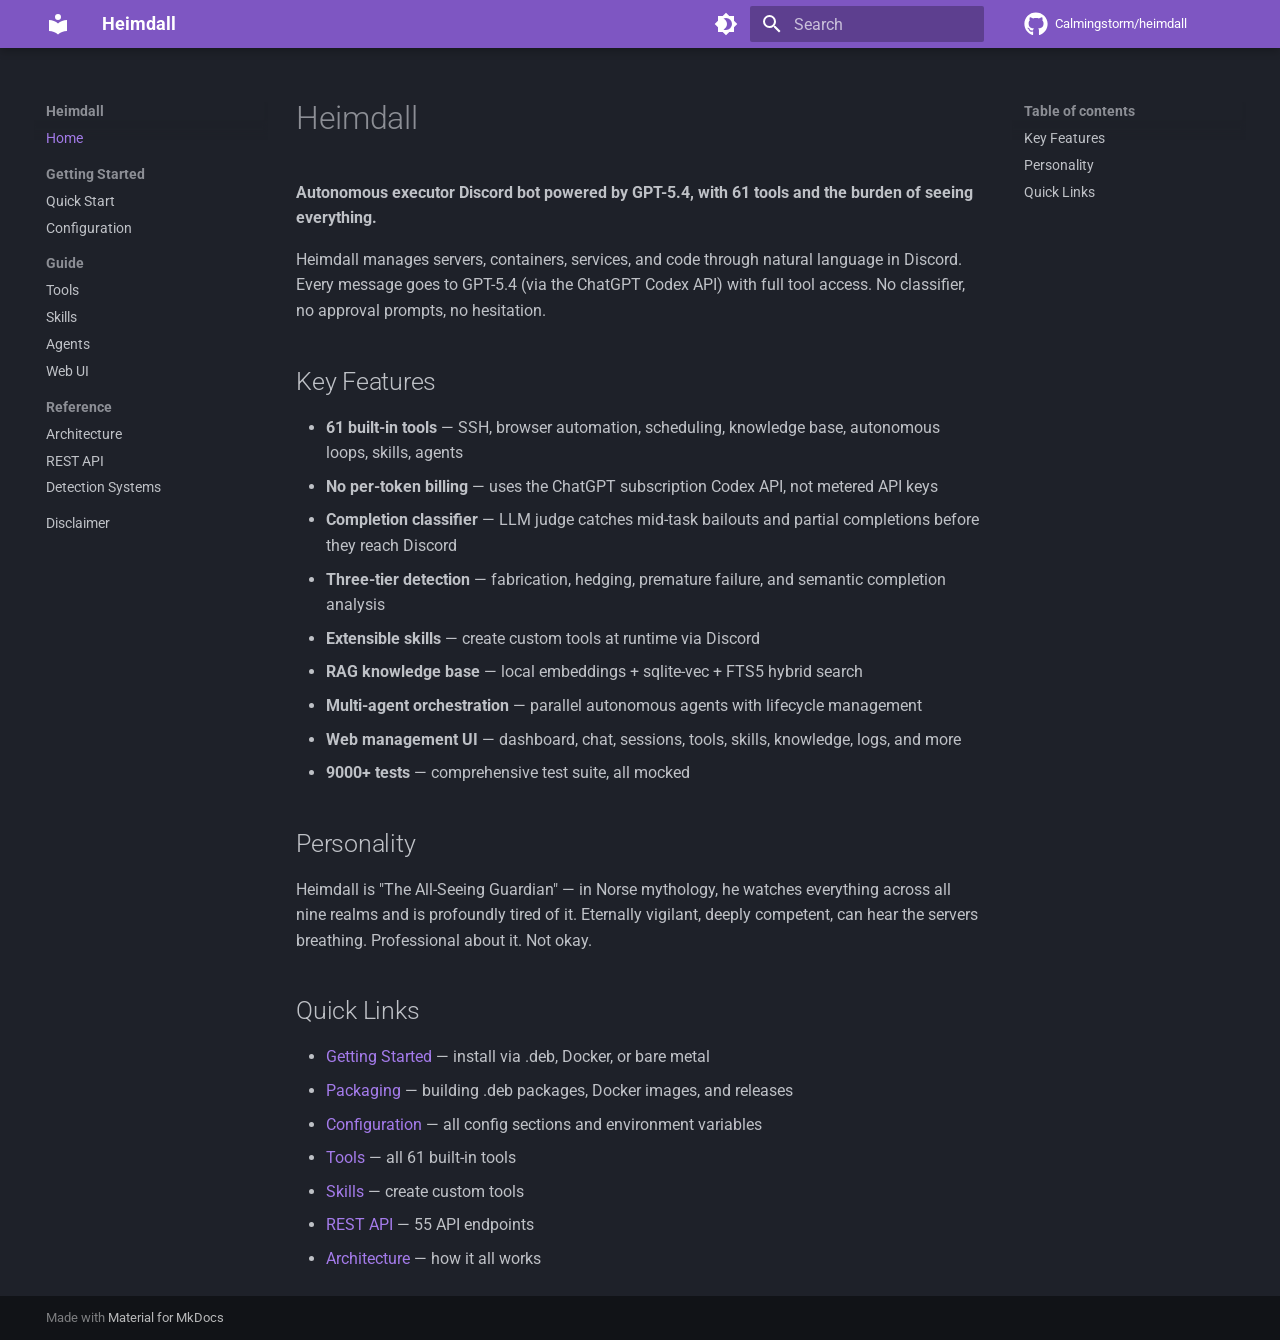
<file: index.html>
<!doctype html>
<html lang="en" class="no-js">
  <head>
    
      <meta charset="utf-8">
      <meta name="viewport" content="width=device-width,initial-scale=1">
      
        <meta name="description" content="Autonomous executor Discord bot powered by GPT-5.4">
      
      
      
        <link rel="canonical" href="https://calmingstorm.github.io/heimdall/">
      
      
      
        <link rel="next" href="getting-started/">
      
      
        
      
      
      <link rel="icon" href="assets/images/favicon.png">
      <meta name="generator" content="mkdocs-1.6.1, mkdocs-material-9.7.6">
    
    
      
        <title>Heimdall</title>
      
    
    
      <link rel="stylesheet" href="assets/stylesheets/main.484c7ddc.min.css">
      
        
        <link rel="stylesheet" href="assets/stylesheets/palette.ab4e12ef.min.css">
      
      


    
    
      
    
    
      
        
        
        <link rel="preconnect" href="https://fonts.gstatic.com" crossorigin>
        <link rel="stylesheet" href="https://fonts.googleapis.com/css?family=Roboto:300,300i,400,400i,700,700i%7CRoboto+Mono:400,400i,700,700i&display=fallback">
        <style>:root{--md-text-font:"Roboto";--md-code-font:"Roboto Mono"}</style>
      
    
    
    <script>__md_scope=new URL(".",location),__md_hash=e=>[...e].reduce(((e,_)=>(e<<5)-e+_.charCodeAt(0)),0),__md_get=(e,_=localStorage,t=__md_scope)=>JSON.parse(_.getItem(t.pathname+"."+e)),__md_set=(e,_,t=localStorage,a=__md_scope)=>{try{t.setItem(a.pathname+"."+e,JSON.stringify(_))}catch(e){}}</script>
    
      

    
    
  </head>
  
  
    
    
      
    
    
    
    
    <body dir="ltr" data-md-color-scheme="slate" data-md-color-primary="deep-purple" data-md-color-accent="amber">
  
    
    <input class="md-toggle" data-md-toggle="drawer" type="checkbox" id="__drawer" autocomplete="off">
    <input class="md-toggle" data-md-toggle="search" type="checkbox" id="__search" autocomplete="off">
    <label class="md-overlay" for="__drawer"></label>
    <div data-md-component="skip">
      
        
        <a href="#heimdall" class="md-skip">
          Skip to content
        </a>
      
    </div>
    <div data-md-component="announce">
      
    </div>
    
    
      

  

<header class="md-header md-header--shadow" data-md-component="header">
  <nav class="md-header__inner md-grid" aria-label="Header">
    <a href="." title="Heimdall" class="md-header__button md-logo" aria-label="Heimdall" data-md-component="logo">
      
  
  <svg xmlns="http://www.w3.org/2000/svg" viewBox="0 0 24 24"><path d="M12 8a3 3 0 0 0 3-3 3 3 0 0 0-3-3 3 3 0 0 0-3 3 3 3 0 0 0 3 3m0 3.54C9.64 9.35 6.5 8 3 8v11c3.5 0 6.64 1.35 9 3.54 2.36-2.19 5.5-3.54 9-3.54V8c-3.5 0-6.64 1.35-9 3.54"/></svg>

    </a>
    <label class="md-header__button md-icon" for="__drawer">
      
      <svg xmlns="http://www.w3.org/2000/svg" viewBox="0 0 24 24"><path d="M3 6h18v2H3zm0 5h18v2H3zm0 5h18v2H3z"/></svg>
    </label>
    <div class="md-header__title" data-md-component="header-title">
      <div class="md-header__ellipsis">
        <div class="md-header__topic">
          <span class="md-ellipsis">
            Heimdall
          </span>
        </div>
        <div class="md-header__topic" data-md-component="header-topic">
          <span class="md-ellipsis">
            
              Home
            
          </span>
        </div>
      </div>
    </div>
    
      
        <form class="md-header__option" data-md-component="palette">
  
    
    
    
    <input class="md-option" data-md-color-media="" data-md-color-scheme="slate" data-md-color-primary="deep-purple" data-md-color-accent="amber"  aria-label="Switch to light mode"  type="radio" name="__palette" id="__palette_0">
    
      <label class="md-header__button md-icon" title="Switch to light mode" for="__palette_1" hidden>
        <svg xmlns="http://www.w3.org/2000/svg" viewBox="0 0 24 24"><path d="M12 18c-.89 0-1.74-.2-2.5-.55C11.56 16.5 13 14.42 13 12s-1.44-4.5-3.5-5.45C10.26 6.2 11.11 6 12 6a6 6 0 0 1 6 6 6 6 0 0 1-6 6m8-9.31V4h-4.69L12 .69 8.69 4H4v4.69L.69 12 4 15.31V20h4.69L12 23.31 15.31 20H20v-4.69L23.31 12z"/></svg>
      </label>
    
  
    
    
    
    <input class="md-option" data-md-color-media="" data-md-color-scheme="default" data-md-color-primary="deep-purple" data-md-color-accent="amber"  aria-label="Switch to dark mode"  type="radio" name="__palette" id="__palette_1">
    
      <label class="md-header__button md-icon" title="Switch to dark mode" for="__palette_0" hidden>
        <svg xmlns="http://www.w3.org/2000/svg" viewBox="0 0 24 24"><path d="M12 8a4 4 0 0 0-4 4 4 4 0 0 0 4 4 4 4 0 0 0 4-4 4 4 0 0 0-4-4m0 10a6 6 0 0 1-6-6 6 6 0 0 1 6-6 6 6 0 0 1 6 6 6 6 0 0 1-6 6m8-9.31V4h-4.69L12 .69 8.69 4H4v4.69L.69 12 4 15.31V20h4.69L12 23.31 15.31 20H20v-4.69L23.31 12z"/></svg>
      </label>
    
  
</form>
      
    
    
      <script>var palette=__md_get("__palette");if(palette&&palette.color){if("(prefers-color-scheme)"===palette.color.media){var media=matchMedia("(prefers-color-scheme: light)"),input=document.querySelector(media.matches?"[data-md-color-media='(prefers-color-scheme: light)']":"[data-md-color-media='(prefers-color-scheme: dark)']");palette.color.media=input.getAttribute("data-md-color-media"),palette.color.scheme=input.getAttribute("data-md-color-scheme"),palette.color.primary=input.getAttribute("data-md-color-primary"),palette.color.accent=input.getAttribute("data-md-color-accent")}for(var[key,value]of Object.entries(palette.color))document.body.setAttribute("data-md-color-"+key,value)}</script>
    
    
    
      
      
        <label class="md-header__button md-icon" for="__search">
          
          <svg xmlns="http://www.w3.org/2000/svg" viewBox="0 0 24 24"><path d="M9.5 3A6.5 6.5 0 0 1 16 9.5c0 1.61-.59 3.09-1.56 4.23l.27.27h.79l5 5-1.5 1.5-5-5v-.79l-.27-.27A6.52 6.52 0 0 1 9.5 16 6.5 6.5 0 0 1 3 9.5 6.5 6.5 0 0 1 9.5 3m0 2C7 5 5 7 5 9.5S7 14 9.5 14 14 12 14 9.5 12 5 9.5 5"/></svg>
        </label>
        <div class="md-search" data-md-component="search" role="dialog">
  <label class="md-search__overlay" for="__search"></label>
  <div class="md-search__inner" role="search">
    <form class="md-search__form" name="search">
      <input type="text" class="md-search__input" name="query" aria-label="Search" placeholder="Search" autocapitalize="off" autocorrect="off" autocomplete="off" spellcheck="false" data-md-component="search-query" required>
      <label class="md-search__icon md-icon" for="__search">
        
        <svg xmlns="http://www.w3.org/2000/svg" viewBox="0 0 24 24"><path d="M9.5 3A6.5 6.5 0 0 1 16 9.5c0 1.61-.59 3.09-1.56 4.23l.27.27h.79l5 5-1.5 1.5-5-5v-.79l-.27-.27A6.52 6.52 0 0 1 9.5 16 6.5 6.5 0 0 1 3 9.5 6.5 6.5 0 0 1 9.5 3m0 2C7 5 5 7 5 9.5S7 14 9.5 14 14 12 14 9.5 12 5 9.5 5"/></svg>
        
        <svg xmlns="http://www.w3.org/2000/svg" viewBox="0 0 24 24"><path d="M20 11v2H8l5.5 5.5-1.42 1.42L4.16 12l7.92-7.92L13.5 5.5 8 11z"/></svg>
      </label>
      <nav class="md-search__options" aria-label="Search">
        
        <button type="reset" class="md-search__icon md-icon" title="Clear" aria-label="Clear" tabindex="-1">
          
          <svg xmlns="http://www.w3.org/2000/svg" viewBox="0 0 24 24"><path d="M19 6.41 17.59 5 12 10.59 6.41 5 5 6.41 10.59 12 5 17.59 6.41 19 12 13.41 17.59 19 19 17.59 13.41 12z"/></svg>
        </button>
      </nav>
      
    </form>
    <div class="md-search__output">
      <div class="md-search__scrollwrap" tabindex="0" data-md-scrollfix>
        <div class="md-search-result" data-md-component="search-result">
          <div class="md-search-result__meta">
            Initializing search
          </div>
          <ol class="md-search-result__list" role="presentation"></ol>
        </div>
      </div>
    </div>
  </div>
</div>
      
    
    
      <div class="md-header__source">
        <a href="https://github.com/Calmingstorm/heimdall" title="Go to repository" class="md-source" data-md-component="source">
  <div class="md-source__icon md-icon">
    
    <svg xmlns="http://www.w3.org/2000/svg" viewBox="0 0 512 512"><!--! Font Awesome Free 7.1.0 by @fontawesome - https://fontawesome.com License - https://fontawesome.com/license/free (Icons: CC BY 4.0, Fonts: SIL OFL 1.1, Code: MIT License) Copyright 2025 Fonticons, Inc.--><path d="M173.9 397.4c0 2-2.3 3.6-5.2 3.6-3.3.3-5.6-1.3-5.6-3.6 0-2 2.3-3.6 5.2-3.6 3-.3 5.6 1.3 5.6 3.6m-31.1-4.5c-.7 2 1.3 4.3 4.3 4.9 2.6 1 5.6 0 6.2-2s-1.3-4.3-4.3-5.2c-2.6-.7-5.5.3-6.2 2.3m44.2-1.7c-2.9.7-4.9 2.6-4.6 4.9.3 2 2.9 3.3 5.9 2.6 2.9-.7 4.9-2.6 4.6-4.6-.3-1.9-3-3.2-5.9-2.9M252.8 8C114.1 8 8 113.3 8 252c0 110.9 69.8 205.8 169.5 239.2 12.8 2.3 17.3-5.6 17.3-12.1 0-6.2-.3-40.4-.3-61.4 0 0-70 15-84.7-29.8 0 0-11.4-29.1-27.8-36.6 0 0-22.9-15.7 1.6-15.4 0 0 24.9 2 38.6 25.8 21.9 38.6 58.6 27.5 72.9 20.9 2.3-16 8.8-27.1 16-33.7-55.9-6.2-112.3-14.3-112.3-110.5 0-27.5 7.6-41.3 23.6-58.9-2.6-6.5-11.1-33.3 2.6-67.9 20.9-6.5 69 27 69 27 20-5.6 41.5-8.5 62.8-8.5s42.8 2.9 62.8 8.5c0 0 48.1-33.6 69-27 13.7 34.7 5.2 61.4 2.6 67.9 16 17.7 25.8 31.5 25.8 58.9 0 96.5-58.9 104.2-114.8 110.5 9.2 7.9 17 22.9 17 46.4 0 33.7-.3 75.4-.3 83.6 0 6.5 4.6 14.4 17.3 12.1C436.2 457.8 504 362.9 504 252 504 113.3 391.5 8 252.8 8M105.2 352.9c-1.3 1-1 3.3.7 5.2 1.6 1.6 3.9 2.3 5.2 1 1.3-1 1-3.3-.7-5.2-1.6-1.6-3.9-2.3-5.2-1m-10.8-8.1c-.7 1.3.3 2.9 2.3 3.9 1.6 1 3.6.7 4.3-.7.7-1.3-.3-2.9-2.3-3.9-2-.6-3.6-.3-4.3.7m32.4 35.6c-1.6 1.3-1 4.3 1.3 6.2 2.3 2.3 5.2 2.6 6.5 1 1.3-1.3.7-4.3-1.3-6.2-2.2-2.3-5.2-2.6-6.5-1m-11.4-14.7c-1.6 1-1.6 3.6 0 5.9s4.3 3.3 5.6 2.3c1.6-1.3 1.6-3.9 0-6.2-1.4-2.3-4-3.3-5.6-2"/></svg>
  </div>
  <div class="md-source__repository">
    Calmingstorm/heimdall
  </div>
</a>
      </div>
    
  </nav>
  
</header>
    
    <div class="md-container" data-md-component="container">
      
      
        
          
        
      
      <main class="md-main" data-md-component="main">
        <div class="md-main__inner md-grid">
          
            
              
              <div class="md-sidebar md-sidebar--primary" data-md-component="sidebar" data-md-type="navigation" >
                <div class="md-sidebar__scrollwrap">
                  <div class="md-sidebar__inner">
                    



<nav class="md-nav md-nav--primary" aria-label="Navigation" data-md-level="0">
  <label class="md-nav__title" for="__drawer">
    <a href="." title="Heimdall" class="md-nav__button md-logo" aria-label="Heimdall" data-md-component="logo">
      
  
  <svg xmlns="http://www.w3.org/2000/svg" viewBox="0 0 24 24"><path d="M12 8a3 3 0 0 0 3-3 3 3 0 0 0-3-3 3 3 0 0 0-3 3 3 3 0 0 0 3 3m0 3.54C9.64 9.35 6.5 8 3 8v11c3.5 0 6.64 1.35 9 3.54 2.36-2.19 5.5-3.54 9-3.54V8c-3.5 0-6.64 1.35-9 3.54"/></svg>

    </a>
    Heimdall
  </label>
  
    <div class="md-nav__source">
      <a href="https://github.com/Calmingstorm/heimdall" title="Go to repository" class="md-source" data-md-component="source">
  <div class="md-source__icon md-icon">
    
    <svg xmlns="http://www.w3.org/2000/svg" viewBox="0 0 512 512"><!--! Font Awesome Free 7.1.0 by @fontawesome - https://fontawesome.com License - https://fontawesome.com/license/free (Icons: CC BY 4.0, Fonts: SIL OFL 1.1, Code: MIT License) Copyright 2025 Fonticons, Inc.--><path d="M173.9 397.4c0 2-2.3 3.6-5.2 3.6-3.3.3-5.6-1.3-5.6-3.6 0-2 2.3-3.6 5.2-3.6 3-.3 5.6 1.3 5.6 3.6m-31.1-4.5c-.7 2 1.3 4.3 4.3 4.9 2.6 1 5.6 0 6.2-2s-1.3-4.3-4.3-5.2c-2.6-.7-5.5.3-6.2 2.3m44.2-1.7c-2.9.7-4.9 2.6-4.6 4.9.3 2 2.9 3.3 5.9 2.6 2.9-.7 4.9-2.6 4.6-4.6-.3-1.9-3-3.2-5.9-2.9M252.8 8C114.1 8 8 113.3 8 252c0 110.9 69.8 205.8 169.5 239.2 12.8 2.3 17.3-5.6 17.3-12.1 0-6.2-.3-40.4-.3-61.4 0 0-70 15-84.7-29.8 0 0-11.4-29.1-27.8-36.6 0 0-22.9-15.7 1.6-15.4 0 0 24.9 2 38.6 25.8 21.9 38.6 58.6 27.5 72.9 20.9 2.3-16 8.8-27.1 16-33.7-55.9-6.2-112.3-14.3-112.3-110.5 0-27.5 7.6-41.3 23.6-58.9-2.6-6.5-11.1-33.3 2.6-67.9 20.9-6.5 69 27 69 27 20-5.6 41.5-8.5 62.8-8.5s42.8 2.9 62.8 8.5c0 0 48.1-33.6 69-27 13.7 34.7 5.2 61.4 2.6 67.9 16 17.7 25.8 31.5 25.8 58.9 0 96.5-58.9 104.2-114.8 110.5 9.2 7.9 17 22.9 17 46.4 0 33.7-.3 75.4-.3 83.6 0 6.5 4.6 14.4 17.3 12.1C436.2 457.8 504 362.9 504 252 504 113.3 391.5 8 252.8 8M105.2 352.9c-1.3 1-1 3.3.7 5.2 1.6 1.6 3.9 2.3 5.2 1 1.3-1 1-3.3-.7-5.2-1.6-1.6-3.9-2.3-5.2-1m-10.8-8.1c-.7 1.3.3 2.9 2.3 3.9 1.6 1 3.6.7 4.3-.7.7-1.3-.3-2.9-2.3-3.9-2-.6-3.6-.3-4.3.7m32.4 35.6c-1.6 1.3-1 4.3 1.3 6.2 2.3 2.3 5.2 2.6 6.5 1 1.3-1.3.7-4.3-1.3-6.2-2.2-2.3-5.2-2.6-6.5-1m-11.4-14.7c-1.6 1-1.6 3.6 0 5.9s4.3 3.3 5.6 2.3c1.6-1.3 1.6-3.9 0-6.2-1.4-2.3-4-3.3-5.6-2"/></svg>
  </div>
  <div class="md-source__repository">
    Calmingstorm/heimdall
  </div>
</a>
    </div>
  
  <ul class="md-nav__list" data-md-scrollfix>
    
      
      
  
  
    
  
  
  
    <li class="md-nav__item md-nav__item--active">
      
      <input class="md-nav__toggle md-toggle" type="checkbox" id="__toc">
      
      
        
      
      
        <label class="md-nav__link md-nav__link--active" for="__toc">
          
  
  
  <span class="md-ellipsis">
    
  
    Home
  

    
  </span>
  
  

          <span class="md-nav__icon md-icon"></span>
        </label>
      
      <a href="." class="md-nav__link md-nav__link--active">
        
  
  
  <span class="md-ellipsis">
    
  
    Home
  

    
  </span>
  
  

      </a>
      
        

<nav class="md-nav md-nav--secondary" aria-label="Table of contents">
  
  
  
    
  
  
    <label class="md-nav__title" for="__toc">
      <span class="md-nav__icon md-icon"></span>
      Table of contents
    </label>
    <ul class="md-nav__list" data-md-component="toc" data-md-scrollfix>
      
        <li class="md-nav__item">
  <a href="#key-features" class="md-nav__link">
    <span class="md-ellipsis">
      
        Key Features
      
    </span>
  </a>
  
</li>
      
        <li class="md-nav__item">
  <a href="#personality" class="md-nav__link">
    <span class="md-ellipsis">
      
        Personality
      
    </span>
  </a>
  
</li>
      
        <li class="md-nav__item">
  <a href="#quick-links" class="md-nav__link">
    <span class="md-ellipsis">
      
        Quick Links
      
    </span>
  </a>
  
</li>
      
    </ul>
  
</nav>
      
    </li>
  

    
      
      
  
  
  
  
    
    
    
    
      
        
        
      
    
    
    <li class="md-nav__item md-nav__item--section md-nav__item--nested">
      
        
        
          
        
        <input class="md-nav__toggle md-toggle md-toggle--indeterminate" type="checkbox" id="__nav_2" >
        
          
          <label class="md-nav__link" for="__nav_2" id="__nav_2_label" tabindex="">
            
  
  
  <span class="md-ellipsis">
    
  
    Getting Started
  

    
  </span>
  
  

            <span class="md-nav__icon md-icon"></span>
          </label>
        
        <nav class="md-nav" data-md-level="1" aria-labelledby="__nav_2_label" aria-expanded="false">
          <label class="md-nav__title" for="__nav_2">
            <span class="md-nav__icon md-icon"></span>
            
  
    Getting Started
  

          </label>
          <ul class="md-nav__list" data-md-scrollfix>
            
              
                
  
  
  
  
    <li class="md-nav__item">
      <a href="getting-started/" class="md-nav__link">
        
  
  
  <span class="md-ellipsis">
    
  
    Quick Start
  

    
  </span>
  
  

      </a>
    </li>
  

              
            
              
                
  
  
  
  
    <li class="md-nav__item">
      <a href="configuration/" class="md-nav__link">
        
  
  
  <span class="md-ellipsis">
    
  
    Configuration
  

    
  </span>
  
  

      </a>
    </li>
  

              
            
          </ul>
        </nav>
      
    </li>
  

    
      
      
  
  
  
  
    
    
    
    
      
        
        
      
    
    
    <li class="md-nav__item md-nav__item--section md-nav__item--nested">
      
        
        
          
        
        <input class="md-nav__toggle md-toggle md-toggle--indeterminate" type="checkbox" id="__nav_3" >
        
          
          <label class="md-nav__link" for="__nav_3" id="__nav_3_label" tabindex="">
            
  
  
  <span class="md-ellipsis">
    
  
    Guide
  

    
  </span>
  
  

            <span class="md-nav__icon md-icon"></span>
          </label>
        
        <nav class="md-nav" data-md-level="1" aria-labelledby="__nav_3_label" aria-expanded="false">
          <label class="md-nav__title" for="__nav_3">
            <span class="md-nav__icon md-icon"></span>
            
  
    Guide
  

          </label>
          <ul class="md-nav__list" data-md-scrollfix>
            
              
                
  
  
  
  
    <li class="md-nav__item">
      <a href="tools/" class="md-nav__link">
        
  
  
  <span class="md-ellipsis">
    
  
    Tools
  

    
  </span>
  
  

      </a>
    </li>
  

              
            
              
                
  
  
  
  
    <li class="md-nav__item">
      <a href="skills/" class="md-nav__link">
        
  
  
  <span class="md-ellipsis">
    
  
    Skills
  

    
  </span>
  
  

      </a>
    </li>
  

              
            
              
                
  
  
  
  
    <li class="md-nav__item">
      <a href="agents/" class="md-nav__link">
        
  
  
  <span class="md-ellipsis">
    
  
    Agents
  

    
  </span>
  
  

      </a>
    </li>
  

              
            
              
                
  
  
  
  
    <li class="md-nav__item">
      <a href="web-ui/" class="md-nav__link">
        
  
  
  <span class="md-ellipsis">
    
  
    Web UI
  

    
  </span>
  
  

      </a>
    </li>
  

              
            
          </ul>
        </nav>
      
    </li>
  

    
      
      
  
  
  
  
    
    
    
    
      
        
        
      
    
    
    <li class="md-nav__item md-nav__item--section md-nav__item--nested">
      
        
        
          
        
        <input class="md-nav__toggle md-toggle md-toggle--indeterminate" type="checkbox" id="__nav_4" >
        
          
          <label class="md-nav__link" for="__nav_4" id="__nav_4_label" tabindex="">
            
  
  
  <span class="md-ellipsis">
    
  
    Reference
  

    
  </span>
  
  

            <span class="md-nav__icon md-icon"></span>
          </label>
        
        <nav class="md-nav" data-md-level="1" aria-labelledby="__nav_4_label" aria-expanded="false">
          <label class="md-nav__title" for="__nav_4">
            <span class="md-nav__icon md-icon"></span>
            
  
    Reference
  

          </label>
          <ul class="md-nav__list" data-md-scrollfix>
            
              
                
  
  
  
  
    <li class="md-nav__item">
      <a href="architecture/" class="md-nav__link">
        
  
  
  <span class="md-ellipsis">
    
  
    Architecture
  

    
  </span>
  
  

      </a>
    </li>
  

              
            
              
                
  
  
  
  
    <li class="md-nav__item">
      <a href="api/" class="md-nav__link">
        
  
  
  <span class="md-ellipsis">
    
  
    REST API
  

    
  </span>
  
  

      </a>
    </li>
  

              
            
              
                
  
  
  
  
    <li class="md-nav__item">
      <a href="detection/" class="md-nav__link">
        
  
  
  <span class="md-ellipsis">
    
  
    Detection Systems
  

    
  </span>
  
  

      </a>
    </li>
  

              
            
          </ul>
        </nav>
      
    </li>
  

    
      
      
  
  
  
  
    <li class="md-nav__item">
      <a href="disclaimer/" class="md-nav__link">
        
  
  
  <span class="md-ellipsis">
    
  
    Disclaimer
  

    
  </span>
  
  

      </a>
    </li>
  

    
  </ul>
</nav>
                  </div>
                </div>
              </div>
            
            
              
              <div class="md-sidebar md-sidebar--secondary" data-md-component="sidebar" data-md-type="toc" >
                <div class="md-sidebar__scrollwrap">
                  <div class="md-sidebar__inner">
                    

<nav class="md-nav md-nav--secondary" aria-label="Table of contents">
  
  
  
    
  
  
    <label class="md-nav__title" for="__toc">
      <span class="md-nav__icon md-icon"></span>
      Table of contents
    </label>
    <ul class="md-nav__list" data-md-component="toc" data-md-scrollfix>
      
        <li class="md-nav__item">
  <a href="#key-features" class="md-nav__link">
    <span class="md-ellipsis">
      
        Key Features
      
    </span>
  </a>
  
</li>
      
        <li class="md-nav__item">
  <a href="#personality" class="md-nav__link">
    <span class="md-ellipsis">
      
        Personality
      
    </span>
  </a>
  
</li>
      
        <li class="md-nav__item">
  <a href="#quick-links" class="md-nav__link">
    <span class="md-ellipsis">
      
        Quick Links
      
    </span>
  </a>
  
</li>
      
    </ul>
  
</nav>
                  </div>
                </div>
              </div>
            
          
          
            <div class="md-content" data-md-component="content">
              
              <article class="md-content__inner md-typeset">
                
                  


  
  


<h1 id="heimdall">Heimdall<a class="headerlink" href="#heimdall" title="Permanent link">&para;</a></h1>
<p><strong>Autonomous executor Discord bot powered by GPT-5.4, with 61 tools and the burden of seeing everything.</strong></p>
<p>Heimdall manages servers, containers, services, and code through natural language in Discord. Every message goes to GPT-5.4 (via the ChatGPT Codex API) with full tool access. No classifier, no approval prompts, no hesitation.</p>
<h2 id="key-features">Key Features<a class="headerlink" href="#key-features" title="Permanent link">&para;</a></h2>
<ul>
<li><strong>61 built-in tools</strong> — SSH, browser automation, scheduling, knowledge base, autonomous loops, skills, agents</li>
<li><strong>No per-token billing</strong> — uses the ChatGPT subscription Codex API, not metered API keys</li>
<li><strong>Completion classifier</strong> — LLM judge catches mid-task bailouts and partial completions before they reach Discord</li>
<li><strong>Three-tier detection</strong> — fabrication, hedging, premature failure, and semantic completion analysis</li>
<li><strong>Extensible skills</strong> — create custom tools at runtime via Discord</li>
<li><strong>RAG knowledge base</strong> — local embeddings + sqlite-vec + FTS5 hybrid search</li>
<li><strong>Multi-agent orchestration</strong> — parallel autonomous agents with lifecycle management</li>
<li><strong>Web management UI</strong> — dashboard, chat, sessions, tools, skills, knowledge, logs, and more</li>
<li><strong>9000+ tests</strong> — comprehensive test suite, all mocked</li>
</ul>
<h2 id="personality">Personality<a class="headerlink" href="#personality" title="Permanent link">&para;</a></h2>
<p>Heimdall is "The All-Seeing Guardian" — in Norse mythology, he watches everything across all nine realms and is profoundly tired of it. Eternally vigilant, deeply competent, can hear the servers breathing. Professional about it. Not okay.</p>
<h2 id="quick-links">Quick Links<a class="headerlink" href="#quick-links" title="Permanent link">&para;</a></h2>
<ul>
<li><a href="getting-started/">Getting Started</a> — install via .deb, Docker, or bare metal</li>
<li><a href="packaging/">Packaging</a> — building .deb packages, Docker images, and releases</li>
<li><a href="configuration/">Configuration</a> — all config sections and environment variables</li>
<li><a href="tools/">Tools</a> — all 61 built-in tools</li>
<li><a href="skills/">Skills</a> — create custom tools</li>
<li><a href="api/">REST API</a> — 55 API endpoints</li>
<li><a href="architecture/">Architecture</a> — how it all works</li>
</ul>












                
              </article>
            </div>
          
          
<script>var target=document.getElementById(location.hash.slice(1));target&&target.name&&(target.checked=target.name.startsWith("__tabbed_"))</script>
        </div>
        
          <button type="button" class="md-top md-icon" data-md-component="top" hidden>
  
  <svg xmlns="http://www.w3.org/2000/svg" viewBox="0 0 24 24"><path d="M13 20h-2V8l-5.5 5.5-1.42-1.42L12 4.16l7.92 7.92-1.42 1.42L13 8z"/></svg>
  Back to top
</button>
        
      </main>
      
        <footer class="md-footer">
  
  <div class="md-footer-meta md-typeset">
    <div class="md-footer-meta__inner md-grid">
      <div class="md-copyright">
  
  
    Made with
    <a href="https://squidfunk.github.io/mkdocs-material/" target="_blank" rel="noopener">
      Material for MkDocs
    </a>
  
</div>
      
    </div>
  </div>
</footer>
      
    </div>
    <div class="md-dialog" data-md-component="dialog">
      <div class="md-dialog__inner md-typeset"></div>
    </div>
    
    
    
      
      
      <script id="__config" type="application/json">{"annotate": null, "base": ".", "features": ["navigation.sections", "navigation.expand", "navigation.top", "content.code.copy", "search.highlight"], "search": "assets/javascripts/workers/search.2c215733.min.js", "tags": null, "translations": {"clipboard.copied": "Copied to clipboard", "clipboard.copy": "Copy to clipboard", "search.result.more.one": "1 more on this page", "search.result.more.other": "# more on this page", "search.result.none": "No matching documents", "search.result.one": "1 matching document", "search.result.other": "# matching documents", "search.result.placeholder": "Type to start searching", "search.result.term.missing": "Missing", "select.version": "Select version"}, "version": null}</script>
    
    
      <script src="assets/javascripts/bundle.79ae519e.min.js"></script>
      
    
  </body>
</html>
</file>
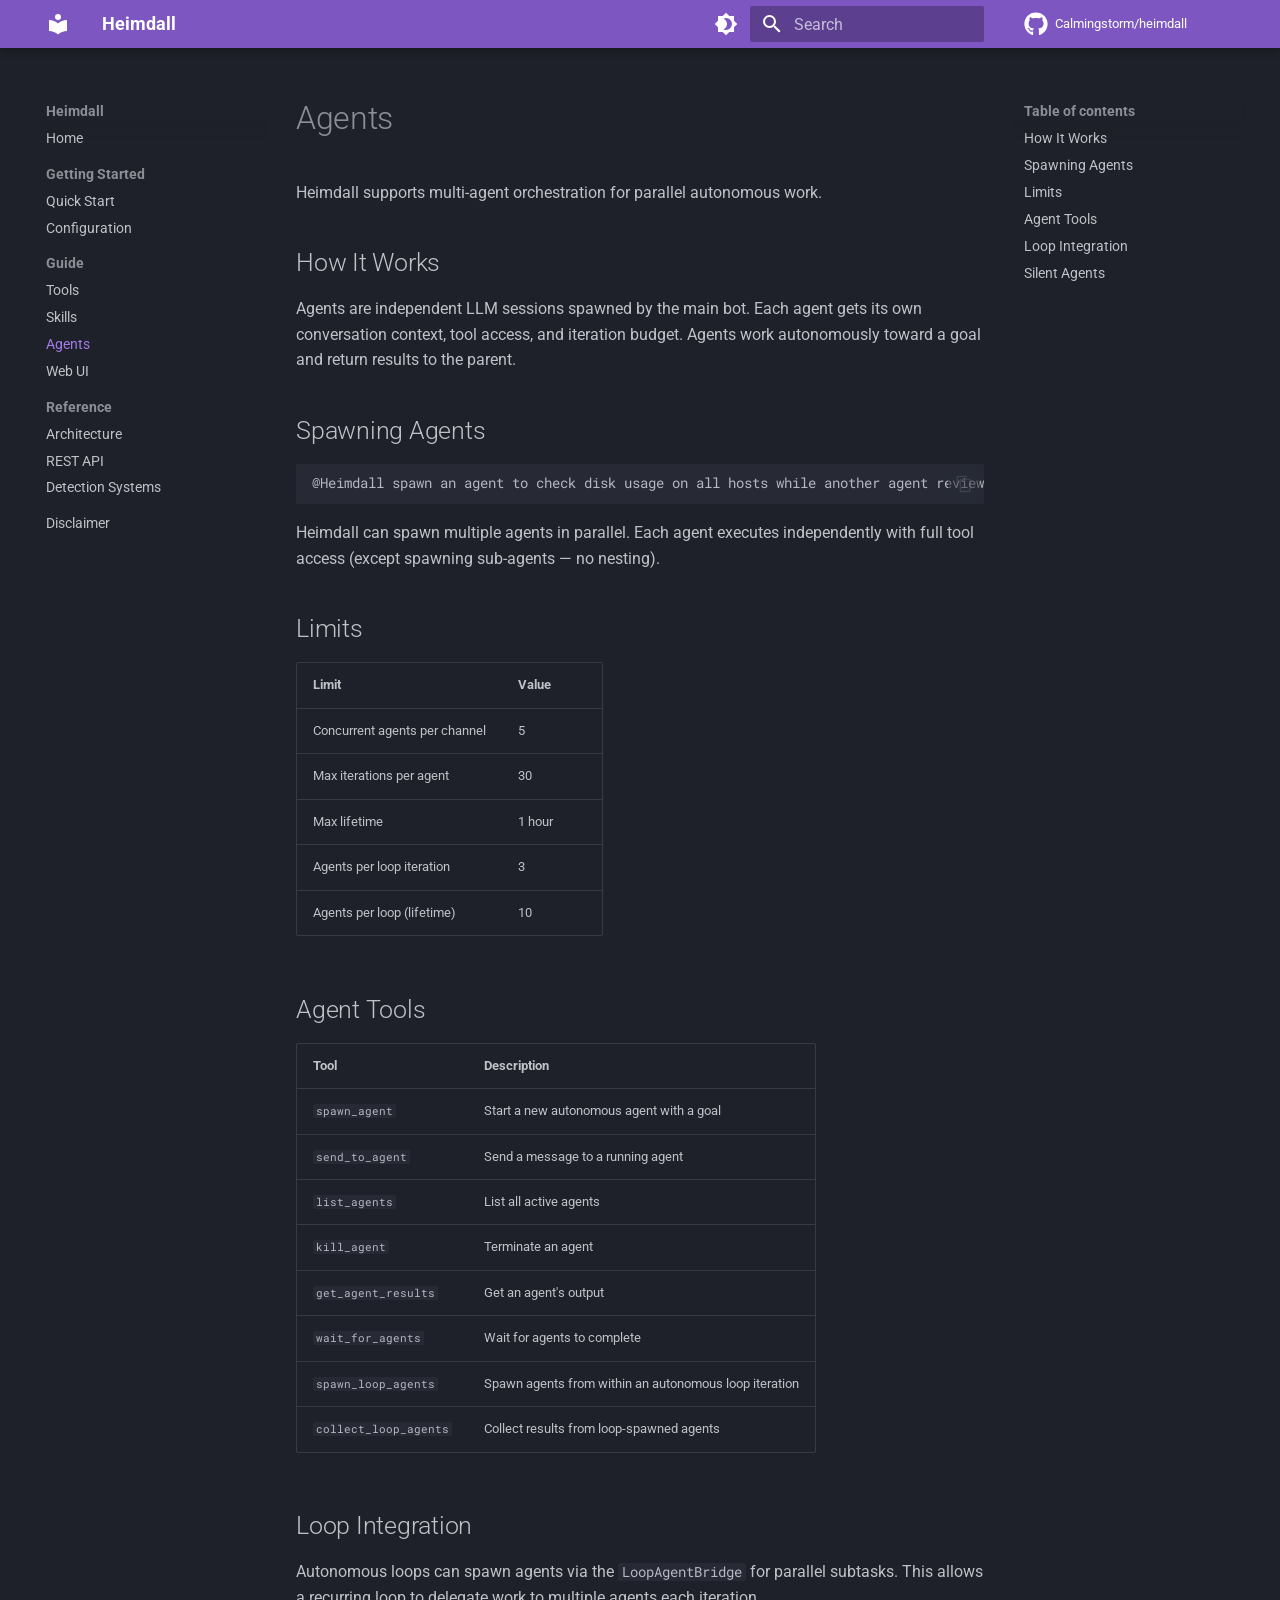
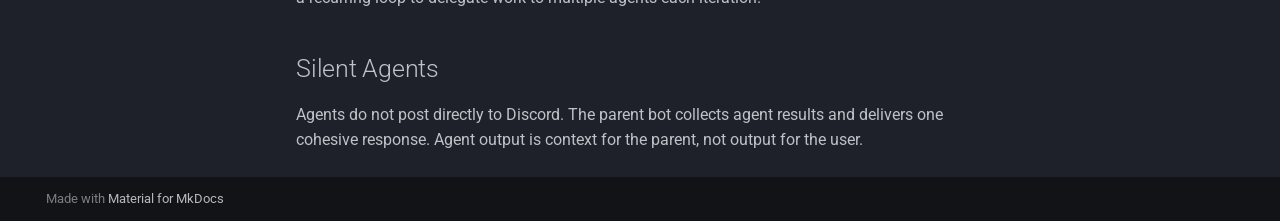
<file: agents/index.html>
<!doctype html>
<html lang="en" class="no-js">
  <head>
    
      <meta charset="utf-8">
      <meta name="viewport" content="width=device-width,initial-scale=1">
      
        <meta name="description" content="Autonomous executor Discord bot powered by GPT-5.4">
      
      
      
        <link rel="canonical" href="https://calmingstorm.github.io/heimdall/agents/">
      
      
        <link rel="prev" href="../skills/">
      
      
        <link rel="next" href="../web-ui/">
      
      
        
      
      
      <link rel="icon" href="../assets/images/favicon.png">
      <meta name="generator" content="mkdocs-1.6.1, mkdocs-material-9.7.6">
    
    
      
        <title>Agents - Heimdall</title>
      
    
    
      <link rel="stylesheet" href="../assets/stylesheets/main.484c7ddc.min.css">
      
        
        <link rel="stylesheet" href="../assets/stylesheets/palette.ab4e12ef.min.css">
      
      


    
    
      
    
    
      
        
        
        <link rel="preconnect" href="https://fonts.gstatic.com" crossorigin>
        <link rel="stylesheet" href="https://fonts.googleapis.com/css?family=Roboto:300,300i,400,400i,700,700i%7CRoboto+Mono:400,400i,700,700i&display=fallback">
        <style>:root{--md-text-font:"Roboto";--md-code-font:"Roboto Mono"}</style>
      
    
    
    <script>__md_scope=new URL("..",location),__md_hash=e=>[...e].reduce(((e,_)=>(e<<5)-e+_.charCodeAt(0)),0),__md_get=(e,_=localStorage,t=__md_scope)=>JSON.parse(_.getItem(t.pathname+"."+e)),__md_set=(e,_,t=localStorage,a=__md_scope)=>{try{t.setItem(a.pathname+"."+e,JSON.stringify(_))}catch(e){}}</script>
    
      

    
    
  </head>
  
  
    
    
      
    
    
    
    
    <body dir="ltr" data-md-color-scheme="slate" data-md-color-primary="deep-purple" data-md-color-accent="amber">
  
    
    <input class="md-toggle" data-md-toggle="drawer" type="checkbox" id="__drawer" autocomplete="off">
    <input class="md-toggle" data-md-toggle="search" type="checkbox" id="__search" autocomplete="off">
    <label class="md-overlay" for="__drawer"></label>
    <div data-md-component="skip">
      
        
        <a href="#agents" class="md-skip">
          Skip to content
        </a>
      
    </div>
    <div data-md-component="announce">
      
    </div>
    
    
      

  

<header class="md-header md-header--shadow" data-md-component="header">
  <nav class="md-header__inner md-grid" aria-label="Header">
    <a href=".." title="Heimdall" class="md-header__button md-logo" aria-label="Heimdall" data-md-component="logo">
      
  
  <svg xmlns="http://www.w3.org/2000/svg" viewBox="0 0 24 24"><path d="M12 8a3 3 0 0 0 3-3 3 3 0 0 0-3-3 3 3 0 0 0-3 3 3 3 0 0 0 3 3m0 3.54C9.64 9.35 6.5 8 3 8v11c3.5 0 6.64 1.35 9 3.54 2.36-2.19 5.5-3.54 9-3.54V8c-3.5 0-6.64 1.35-9 3.54"/></svg>

    </a>
    <label class="md-header__button md-icon" for="__drawer">
      
      <svg xmlns="http://www.w3.org/2000/svg" viewBox="0 0 24 24"><path d="M3 6h18v2H3zm0 5h18v2H3zm0 5h18v2H3z"/></svg>
    </label>
    <div class="md-header__title" data-md-component="header-title">
      <div class="md-header__ellipsis">
        <div class="md-header__topic">
          <span class="md-ellipsis">
            Heimdall
          </span>
        </div>
        <div class="md-header__topic" data-md-component="header-topic">
          <span class="md-ellipsis">
            
              Agents
            
          </span>
        </div>
      </div>
    </div>
    
      
        <form class="md-header__option" data-md-component="palette">
  
    
    
    
    <input class="md-option" data-md-color-media="" data-md-color-scheme="slate" data-md-color-primary="deep-purple" data-md-color-accent="amber"  aria-label="Switch to light mode"  type="radio" name="__palette" id="__palette_0">
    
      <label class="md-header__button md-icon" title="Switch to light mode" for="__palette_1" hidden>
        <svg xmlns="http://www.w3.org/2000/svg" viewBox="0 0 24 24"><path d="M12 18c-.89 0-1.74-.2-2.5-.55C11.56 16.5 13 14.42 13 12s-1.44-4.5-3.5-5.45C10.26 6.2 11.11 6 12 6a6 6 0 0 1 6 6 6 6 0 0 1-6 6m8-9.31V4h-4.69L12 .69 8.69 4H4v4.69L.69 12 4 15.31V20h4.69L12 23.31 15.31 20H20v-4.69L23.31 12z"/></svg>
      </label>
    
  
    
    
    
    <input class="md-option" data-md-color-media="" data-md-color-scheme="default" data-md-color-primary="deep-purple" data-md-color-accent="amber"  aria-label="Switch to dark mode"  type="radio" name="__palette" id="__palette_1">
    
      <label class="md-header__button md-icon" title="Switch to dark mode" for="__palette_0" hidden>
        <svg xmlns="http://www.w3.org/2000/svg" viewBox="0 0 24 24"><path d="M12 8a4 4 0 0 0-4 4 4 4 0 0 0 4 4 4 4 0 0 0 4-4 4 4 0 0 0-4-4m0 10a6 6 0 0 1-6-6 6 6 0 0 1 6-6 6 6 0 0 1 6 6 6 6 0 0 1-6 6m8-9.31V4h-4.69L12 .69 8.69 4H4v4.69L.69 12 4 15.31V20h4.69L12 23.31 15.31 20H20v-4.69L23.31 12z"/></svg>
      </label>
    
  
</form>
      
    
    
      <script>var palette=__md_get("__palette");if(palette&&palette.color){if("(prefers-color-scheme)"===palette.color.media){var media=matchMedia("(prefers-color-scheme: light)"),input=document.querySelector(media.matches?"[data-md-color-media='(prefers-color-scheme: light)']":"[data-md-color-media='(prefers-color-scheme: dark)']");palette.color.media=input.getAttribute("data-md-color-media"),palette.color.scheme=input.getAttribute("data-md-color-scheme"),palette.color.primary=input.getAttribute("data-md-color-primary"),palette.color.accent=input.getAttribute("data-md-color-accent")}for(var[key,value]of Object.entries(palette.color))document.body.setAttribute("data-md-color-"+key,value)}</script>
    
    
    
      
      
        <label class="md-header__button md-icon" for="__search">
          
          <svg xmlns="http://www.w3.org/2000/svg" viewBox="0 0 24 24"><path d="M9.5 3A6.5 6.5 0 0 1 16 9.5c0 1.61-.59 3.09-1.56 4.23l.27.27h.79l5 5-1.5 1.5-5-5v-.79l-.27-.27A6.52 6.52 0 0 1 9.5 16 6.5 6.5 0 0 1 3 9.5 6.5 6.5 0 0 1 9.5 3m0 2C7 5 5 7 5 9.5S7 14 9.5 14 14 12 14 9.5 12 5 9.5 5"/></svg>
        </label>
        <div class="md-search" data-md-component="search" role="dialog">
  <label class="md-search__overlay" for="__search"></label>
  <div class="md-search__inner" role="search">
    <form class="md-search__form" name="search">
      <input type="text" class="md-search__input" name="query" aria-label="Search" placeholder="Search" autocapitalize="off" autocorrect="off" autocomplete="off" spellcheck="false" data-md-component="search-query" required>
      <label class="md-search__icon md-icon" for="__search">
        
        <svg xmlns="http://www.w3.org/2000/svg" viewBox="0 0 24 24"><path d="M9.5 3A6.5 6.5 0 0 1 16 9.5c0 1.61-.59 3.09-1.56 4.23l.27.27h.79l5 5-1.5 1.5-5-5v-.79l-.27-.27A6.52 6.52 0 0 1 9.5 16 6.5 6.5 0 0 1 3 9.5 6.5 6.5 0 0 1 9.5 3m0 2C7 5 5 7 5 9.5S7 14 9.5 14 14 12 14 9.5 12 5 9.5 5"/></svg>
        
        <svg xmlns="http://www.w3.org/2000/svg" viewBox="0 0 24 24"><path d="M20 11v2H8l5.5 5.5-1.42 1.42L4.16 12l7.92-7.92L13.5 5.5 8 11z"/></svg>
      </label>
      <nav class="md-search__options" aria-label="Search">
        
        <button type="reset" class="md-search__icon md-icon" title="Clear" aria-label="Clear" tabindex="-1">
          
          <svg xmlns="http://www.w3.org/2000/svg" viewBox="0 0 24 24"><path d="M19 6.41 17.59 5 12 10.59 6.41 5 5 6.41 10.59 12 5 17.59 6.41 19 12 13.41 17.59 19 19 17.59 13.41 12z"/></svg>
        </button>
      </nav>
      
    </form>
    <div class="md-search__output">
      <div class="md-search__scrollwrap" tabindex="0" data-md-scrollfix>
        <div class="md-search-result" data-md-component="search-result">
          <div class="md-search-result__meta">
            Initializing search
          </div>
          <ol class="md-search-result__list" role="presentation"></ol>
        </div>
      </div>
    </div>
  </div>
</div>
      
    
    
      <div class="md-header__source">
        <a href="https://github.com/Calmingstorm/heimdall" title="Go to repository" class="md-source" data-md-component="source">
  <div class="md-source__icon md-icon">
    
    <svg xmlns="http://www.w3.org/2000/svg" viewBox="0 0 512 512"><!--! Font Awesome Free 7.1.0 by @fontawesome - https://fontawesome.com License - https://fontawesome.com/license/free (Icons: CC BY 4.0, Fonts: SIL OFL 1.1, Code: MIT License) Copyright 2025 Fonticons, Inc.--><path d="M173.9 397.4c0 2-2.3 3.6-5.2 3.6-3.3.3-5.6-1.3-5.6-3.6 0-2 2.3-3.6 5.2-3.6 3-.3 5.6 1.3 5.6 3.6m-31.1-4.5c-.7 2 1.3 4.3 4.3 4.9 2.6 1 5.6 0 6.2-2s-1.3-4.3-4.3-5.2c-2.6-.7-5.5.3-6.2 2.3m44.2-1.7c-2.9.7-4.9 2.6-4.6 4.9.3 2 2.9 3.3 5.9 2.6 2.9-.7 4.9-2.6 4.6-4.6-.3-1.9-3-3.2-5.9-2.9M252.8 8C114.1 8 8 113.3 8 252c0 110.9 69.8 205.8 169.5 239.2 12.8 2.3 17.3-5.6 17.3-12.1 0-6.2-.3-40.4-.3-61.4 0 0-70 15-84.7-29.8 0 0-11.4-29.1-27.8-36.6 0 0-22.9-15.7 1.6-15.4 0 0 24.9 2 38.6 25.8 21.9 38.6 58.6 27.5 72.9 20.9 2.3-16 8.8-27.1 16-33.7-55.9-6.2-112.3-14.3-112.3-110.5 0-27.5 7.6-41.3 23.6-58.9-2.6-6.5-11.1-33.3 2.6-67.9 20.9-6.5 69 27 69 27 20-5.6 41.5-8.5 62.8-8.5s42.8 2.9 62.8 8.5c0 0 48.1-33.6 69-27 13.7 34.7 5.2 61.4 2.6 67.9 16 17.7 25.8 31.5 25.8 58.9 0 96.5-58.9 104.2-114.8 110.5 9.2 7.9 17 22.9 17 46.4 0 33.7-.3 75.4-.3 83.6 0 6.5 4.6 14.4 17.3 12.1C436.2 457.8 504 362.9 504 252 504 113.3 391.5 8 252.8 8M105.2 352.9c-1.3 1-1 3.3.7 5.2 1.6 1.6 3.9 2.3 5.2 1 1.3-1 1-3.3-.7-5.2-1.6-1.6-3.9-2.3-5.2-1m-10.8-8.1c-.7 1.3.3 2.9 2.3 3.9 1.6 1 3.6.7 4.3-.7.7-1.3-.3-2.9-2.3-3.9-2-.6-3.6-.3-4.3.7m32.4 35.6c-1.6 1.3-1 4.3 1.3 6.2 2.3 2.3 5.2 2.6 6.5 1 1.3-1.3.7-4.3-1.3-6.2-2.2-2.3-5.2-2.6-6.5-1m-11.4-14.7c-1.6 1-1.6 3.6 0 5.9s4.3 3.3 5.6 2.3c1.6-1.3 1.6-3.9 0-6.2-1.4-2.3-4-3.3-5.6-2"/></svg>
  </div>
  <div class="md-source__repository">
    Calmingstorm/heimdall
  </div>
</a>
      </div>
    
  </nav>
  
</header>
    
    <div class="md-container" data-md-component="container">
      
      
        
          
        
      
      <main class="md-main" data-md-component="main">
        <div class="md-main__inner md-grid">
          
            
              
              <div class="md-sidebar md-sidebar--primary" data-md-component="sidebar" data-md-type="navigation" >
                <div class="md-sidebar__scrollwrap">
                  <div class="md-sidebar__inner">
                    



<nav class="md-nav md-nav--primary" aria-label="Navigation" data-md-level="0">
  <label class="md-nav__title" for="__drawer">
    <a href=".." title="Heimdall" class="md-nav__button md-logo" aria-label="Heimdall" data-md-component="logo">
      
  
  <svg xmlns="http://www.w3.org/2000/svg" viewBox="0 0 24 24"><path d="M12 8a3 3 0 0 0 3-3 3 3 0 0 0-3-3 3 3 0 0 0-3 3 3 3 0 0 0 3 3m0 3.54C9.64 9.35 6.5 8 3 8v11c3.5 0 6.64 1.35 9 3.54 2.36-2.19 5.5-3.54 9-3.54V8c-3.5 0-6.64 1.35-9 3.54"/></svg>

    </a>
    Heimdall
  </label>
  
    <div class="md-nav__source">
      <a href="https://github.com/Calmingstorm/heimdall" title="Go to repository" class="md-source" data-md-component="source">
  <div class="md-source__icon md-icon">
    
    <svg xmlns="http://www.w3.org/2000/svg" viewBox="0 0 512 512"><!--! Font Awesome Free 7.1.0 by @fontawesome - https://fontawesome.com License - https://fontawesome.com/license/free (Icons: CC BY 4.0, Fonts: SIL OFL 1.1, Code: MIT License) Copyright 2025 Fonticons, Inc.--><path d="M173.9 397.4c0 2-2.3 3.6-5.2 3.6-3.3.3-5.6-1.3-5.6-3.6 0-2 2.3-3.6 5.2-3.6 3-.3 5.6 1.3 5.6 3.6m-31.1-4.5c-.7 2 1.3 4.3 4.3 4.9 2.6 1 5.6 0 6.2-2s-1.3-4.3-4.3-5.2c-2.6-.7-5.5.3-6.2 2.3m44.2-1.7c-2.9.7-4.9 2.6-4.6 4.9.3 2 2.9 3.3 5.9 2.6 2.9-.7 4.9-2.6 4.6-4.6-.3-1.9-3-3.2-5.9-2.9M252.8 8C114.1 8 8 113.3 8 252c0 110.9 69.8 205.8 169.5 239.2 12.8 2.3 17.3-5.6 17.3-12.1 0-6.2-.3-40.4-.3-61.4 0 0-70 15-84.7-29.8 0 0-11.4-29.1-27.8-36.6 0 0-22.9-15.7 1.6-15.4 0 0 24.9 2 38.6 25.8 21.9 38.6 58.6 27.5 72.9 20.9 2.3-16 8.8-27.1 16-33.7-55.9-6.2-112.3-14.3-112.3-110.5 0-27.5 7.6-41.3 23.6-58.9-2.6-6.5-11.1-33.3 2.6-67.9 20.9-6.5 69 27 69 27 20-5.6 41.5-8.5 62.8-8.5s42.8 2.9 62.8 8.5c0 0 48.1-33.6 69-27 13.7 34.7 5.2 61.4 2.6 67.9 16 17.7 25.8 31.5 25.8 58.9 0 96.5-58.9 104.2-114.8 110.5 9.2 7.9 17 22.9 17 46.4 0 33.7-.3 75.4-.3 83.6 0 6.5 4.6 14.4 17.3 12.1C436.2 457.8 504 362.9 504 252 504 113.3 391.5 8 252.8 8M105.2 352.9c-1.3 1-1 3.3.7 5.2 1.6 1.6 3.9 2.3 5.2 1 1.3-1 1-3.3-.7-5.2-1.6-1.6-3.9-2.3-5.2-1m-10.8-8.1c-.7 1.3.3 2.9 2.3 3.9 1.6 1 3.6.7 4.3-.7.7-1.3-.3-2.9-2.3-3.9-2-.6-3.6-.3-4.3.7m32.4 35.6c-1.6 1.3-1 4.3 1.3 6.2 2.3 2.3 5.2 2.6 6.5 1 1.3-1.3.7-4.3-1.3-6.2-2.2-2.3-5.2-2.6-6.5-1m-11.4-14.7c-1.6 1-1.6 3.6 0 5.9s4.3 3.3 5.6 2.3c1.6-1.3 1.6-3.9 0-6.2-1.4-2.3-4-3.3-5.6-2"/></svg>
  </div>
  <div class="md-source__repository">
    Calmingstorm/heimdall
  </div>
</a>
    </div>
  
  <ul class="md-nav__list" data-md-scrollfix>
    
      
      
  
  
  
  
    <li class="md-nav__item">
      <a href=".." class="md-nav__link">
        
  
  
  <span class="md-ellipsis">
    
  
    Home
  

    
  </span>
  
  

      </a>
    </li>
  

    
      
      
  
  
  
  
    
    
    
    
      
        
        
      
    
    
    <li class="md-nav__item md-nav__item--section md-nav__item--nested">
      
        
        
          
        
        <input class="md-nav__toggle md-toggle md-toggle--indeterminate" type="checkbox" id="__nav_2" >
        
          
          <label class="md-nav__link" for="__nav_2" id="__nav_2_label" tabindex="">
            
  
  
  <span class="md-ellipsis">
    
  
    Getting Started
  

    
  </span>
  
  

            <span class="md-nav__icon md-icon"></span>
          </label>
        
        <nav class="md-nav" data-md-level="1" aria-labelledby="__nav_2_label" aria-expanded="false">
          <label class="md-nav__title" for="__nav_2">
            <span class="md-nav__icon md-icon"></span>
            
  
    Getting Started
  

          </label>
          <ul class="md-nav__list" data-md-scrollfix>
            
              
                
  
  
  
  
    <li class="md-nav__item">
      <a href="../getting-started/" class="md-nav__link">
        
  
  
  <span class="md-ellipsis">
    
  
    Quick Start
  

    
  </span>
  
  

      </a>
    </li>
  

              
            
              
                
  
  
  
  
    <li class="md-nav__item">
      <a href="../configuration/" class="md-nav__link">
        
  
  
  <span class="md-ellipsis">
    
  
    Configuration
  

    
  </span>
  
  

      </a>
    </li>
  

              
            
          </ul>
        </nav>
      
    </li>
  

    
      
      
  
  
    
  
  
  
    
    
    
    
      
        
        
      
    
    
    <li class="md-nav__item md-nav__item--active md-nav__item--section md-nav__item--nested">
      
        
        
        <input class="md-nav__toggle md-toggle " type="checkbox" id="__nav_3" checked>
        
          
          <label class="md-nav__link" for="__nav_3" id="__nav_3_label" tabindex="">
            
  
  
  <span class="md-ellipsis">
    
  
    Guide
  

    
  </span>
  
  

            <span class="md-nav__icon md-icon"></span>
          </label>
        
        <nav class="md-nav" data-md-level="1" aria-labelledby="__nav_3_label" aria-expanded="true">
          <label class="md-nav__title" for="__nav_3">
            <span class="md-nav__icon md-icon"></span>
            
  
    Guide
  

          </label>
          <ul class="md-nav__list" data-md-scrollfix>
            
              
                
  
  
  
  
    <li class="md-nav__item">
      <a href="../tools/" class="md-nav__link">
        
  
  
  <span class="md-ellipsis">
    
  
    Tools
  

    
  </span>
  
  

      </a>
    </li>
  

              
            
              
                
  
  
  
  
    <li class="md-nav__item">
      <a href="../skills/" class="md-nav__link">
        
  
  
  <span class="md-ellipsis">
    
  
    Skills
  

    
  </span>
  
  

      </a>
    </li>
  

              
            
              
                
  
  
    
  
  
  
    <li class="md-nav__item md-nav__item--active">
      
      <input class="md-nav__toggle md-toggle" type="checkbox" id="__toc">
      
      
        
      
      
        <label class="md-nav__link md-nav__link--active" for="__toc">
          
  
  
  <span class="md-ellipsis">
    
  
    Agents
  

    
  </span>
  
  

          <span class="md-nav__icon md-icon"></span>
        </label>
      
      <a href="./" class="md-nav__link md-nav__link--active">
        
  
  
  <span class="md-ellipsis">
    
  
    Agents
  

    
  </span>
  
  

      </a>
      
        

<nav class="md-nav md-nav--secondary" aria-label="Table of contents">
  
  
  
    
  
  
    <label class="md-nav__title" for="__toc">
      <span class="md-nav__icon md-icon"></span>
      Table of contents
    </label>
    <ul class="md-nav__list" data-md-component="toc" data-md-scrollfix>
      
        <li class="md-nav__item">
  <a href="#how-it-works" class="md-nav__link">
    <span class="md-ellipsis">
      
        How It Works
      
    </span>
  </a>
  
</li>
      
        <li class="md-nav__item">
  <a href="#spawning-agents" class="md-nav__link">
    <span class="md-ellipsis">
      
        Spawning Agents
      
    </span>
  </a>
  
</li>
      
        <li class="md-nav__item">
  <a href="#limits" class="md-nav__link">
    <span class="md-ellipsis">
      
        Limits
      
    </span>
  </a>
  
</li>
      
        <li class="md-nav__item">
  <a href="#agent-tools" class="md-nav__link">
    <span class="md-ellipsis">
      
        Agent Tools
      
    </span>
  </a>
  
</li>
      
        <li class="md-nav__item">
  <a href="#loop-integration" class="md-nav__link">
    <span class="md-ellipsis">
      
        Loop Integration
      
    </span>
  </a>
  
</li>
      
        <li class="md-nav__item">
  <a href="#silent-agents" class="md-nav__link">
    <span class="md-ellipsis">
      
        Silent Agents
      
    </span>
  </a>
  
</li>
      
    </ul>
  
</nav>
      
    </li>
  

              
            
              
                
  
  
  
  
    <li class="md-nav__item">
      <a href="../web-ui/" class="md-nav__link">
        
  
  
  <span class="md-ellipsis">
    
  
    Web UI
  

    
  </span>
  
  

      </a>
    </li>
  

              
            
          </ul>
        </nav>
      
    </li>
  

    
      
      
  
  
  
  
    
    
    
    
      
        
        
      
    
    
    <li class="md-nav__item md-nav__item--section md-nav__item--nested">
      
        
        
          
        
        <input class="md-nav__toggle md-toggle md-toggle--indeterminate" type="checkbox" id="__nav_4" >
        
          
          <label class="md-nav__link" for="__nav_4" id="__nav_4_label" tabindex="">
            
  
  
  <span class="md-ellipsis">
    
  
    Reference
  

    
  </span>
  
  

            <span class="md-nav__icon md-icon"></span>
          </label>
        
        <nav class="md-nav" data-md-level="1" aria-labelledby="__nav_4_label" aria-expanded="false">
          <label class="md-nav__title" for="__nav_4">
            <span class="md-nav__icon md-icon"></span>
            
  
    Reference
  

          </label>
          <ul class="md-nav__list" data-md-scrollfix>
            
              
                
  
  
  
  
    <li class="md-nav__item">
      <a href="../architecture/" class="md-nav__link">
        
  
  
  <span class="md-ellipsis">
    
  
    Architecture
  

    
  </span>
  
  

      </a>
    </li>
  

              
            
              
                
  
  
  
  
    <li class="md-nav__item">
      <a href="../api/" class="md-nav__link">
        
  
  
  <span class="md-ellipsis">
    
  
    REST API
  

    
  </span>
  
  

      </a>
    </li>
  

              
            
              
                
  
  
  
  
    <li class="md-nav__item">
      <a href="../detection/" class="md-nav__link">
        
  
  
  <span class="md-ellipsis">
    
  
    Detection Systems
  

    
  </span>
  
  

      </a>
    </li>
  

              
            
          </ul>
        </nav>
      
    </li>
  

    
      
      
  
  
  
  
    <li class="md-nav__item">
      <a href="../disclaimer/" class="md-nav__link">
        
  
  
  <span class="md-ellipsis">
    
  
    Disclaimer
  

    
  </span>
  
  

      </a>
    </li>
  

    
  </ul>
</nav>
                  </div>
                </div>
              </div>
            
            
              
              <div class="md-sidebar md-sidebar--secondary" data-md-component="sidebar" data-md-type="toc" >
                <div class="md-sidebar__scrollwrap">
                  <div class="md-sidebar__inner">
                    

<nav class="md-nav md-nav--secondary" aria-label="Table of contents">
  
  
  
    
  
  
    <label class="md-nav__title" for="__toc">
      <span class="md-nav__icon md-icon"></span>
      Table of contents
    </label>
    <ul class="md-nav__list" data-md-component="toc" data-md-scrollfix>
      
        <li class="md-nav__item">
  <a href="#how-it-works" class="md-nav__link">
    <span class="md-ellipsis">
      
        How It Works
      
    </span>
  </a>
  
</li>
      
        <li class="md-nav__item">
  <a href="#spawning-agents" class="md-nav__link">
    <span class="md-ellipsis">
      
        Spawning Agents
      
    </span>
  </a>
  
</li>
      
        <li class="md-nav__item">
  <a href="#limits" class="md-nav__link">
    <span class="md-ellipsis">
      
        Limits
      
    </span>
  </a>
  
</li>
      
        <li class="md-nav__item">
  <a href="#agent-tools" class="md-nav__link">
    <span class="md-ellipsis">
      
        Agent Tools
      
    </span>
  </a>
  
</li>
      
        <li class="md-nav__item">
  <a href="#loop-integration" class="md-nav__link">
    <span class="md-ellipsis">
      
        Loop Integration
      
    </span>
  </a>
  
</li>
      
        <li class="md-nav__item">
  <a href="#silent-agents" class="md-nav__link">
    <span class="md-ellipsis">
      
        Silent Agents
      
    </span>
  </a>
  
</li>
      
    </ul>
  
</nav>
                  </div>
                </div>
              </div>
            
          
          
            <div class="md-content" data-md-component="content">
              
              <article class="md-content__inner md-typeset">
                
                  


  
  


<h1 id="agents">Agents<a class="headerlink" href="#agents" title="Permanent link">&para;</a></h1>
<p>Heimdall supports multi-agent orchestration for parallel autonomous work.</p>
<h2 id="how-it-works">How It Works<a class="headerlink" href="#how-it-works" title="Permanent link">&para;</a></h2>
<p>Agents are independent LLM sessions spawned by the main bot. Each agent gets its own conversation context, tool access, and iteration budget. Agents work autonomously toward a goal and return results to the parent.</p>
<h2 id="spawning-agents">Spawning Agents<a class="headerlink" href="#spawning-agents" title="Permanent link">&para;</a></h2>
<div class="highlight"><pre><span></span><code><a id="__codelineno-0-1" name="__codelineno-0-1" href="#__codelineno-0-1"></a>@Heimdall spawn an agent to check disk usage on all hosts while another agent reviews the nginx configs
</code></pre></div>
<p>Heimdall can spawn multiple agents in parallel. Each agent executes independently with full tool access (except spawning sub-agents — no nesting).</p>
<h2 id="limits">Limits<a class="headerlink" href="#limits" title="Permanent link">&para;</a></h2>
<table>
<thead>
<tr>
<th>Limit</th>
<th>Value</th>
</tr>
</thead>
<tbody>
<tr>
<td>Concurrent agents per channel</td>
<td>5</td>
</tr>
<tr>
<td>Max iterations per agent</td>
<td>30</td>
</tr>
<tr>
<td>Max lifetime</td>
<td>1 hour</td>
</tr>
<tr>
<td>Agents per loop iteration</td>
<td>3</td>
</tr>
<tr>
<td>Agents per loop (lifetime)</td>
<td>10</td>
</tr>
</tbody>
</table>
<h2 id="agent-tools">Agent Tools<a class="headerlink" href="#agent-tools" title="Permanent link">&para;</a></h2>
<table>
<thead>
<tr>
<th>Tool</th>
<th>Description</th>
</tr>
</thead>
<tbody>
<tr>
<td><code>spawn_agent</code></td>
<td>Start a new autonomous agent with a goal</td>
</tr>
<tr>
<td><code>send_to_agent</code></td>
<td>Send a message to a running agent</td>
</tr>
<tr>
<td><code>list_agents</code></td>
<td>List all active agents</td>
</tr>
<tr>
<td><code>kill_agent</code></td>
<td>Terminate an agent</td>
</tr>
<tr>
<td><code>get_agent_results</code></td>
<td>Get an agent's output</td>
</tr>
<tr>
<td><code>wait_for_agents</code></td>
<td>Wait for agents to complete</td>
</tr>
<tr>
<td><code>spawn_loop_agents</code></td>
<td>Spawn agents from within an autonomous loop iteration</td>
</tr>
<tr>
<td><code>collect_loop_agents</code></td>
<td>Collect results from loop-spawned agents</td>
</tr>
</tbody>
</table>
<h2 id="loop-integration">Loop Integration<a class="headerlink" href="#loop-integration" title="Permanent link">&para;</a></h2>
<p>Autonomous loops can spawn agents via the <code>LoopAgentBridge</code> for parallel subtasks. This allows a recurring loop to delegate work to multiple agents each iteration.</p>
<h2 id="silent-agents">Silent Agents<a class="headerlink" href="#silent-agents" title="Permanent link">&para;</a></h2>
<p>Agents do not post directly to Discord. The parent bot collects agent results and delivers one cohesive response. Agent output is context for the parent, not output for the user.</p>












                
              </article>
            </div>
          
          
<script>var target=document.getElementById(location.hash.slice(1));target&&target.name&&(target.checked=target.name.startsWith("__tabbed_"))</script>
        </div>
        
          <button type="button" class="md-top md-icon" data-md-component="top" hidden>
  
  <svg xmlns="http://www.w3.org/2000/svg" viewBox="0 0 24 24"><path d="M13 20h-2V8l-5.5 5.5-1.42-1.42L12 4.16l7.92 7.92-1.42 1.42L13 8z"/></svg>
  Back to top
</button>
        
      </main>
      
        <footer class="md-footer">
  
  <div class="md-footer-meta md-typeset">
    <div class="md-footer-meta__inner md-grid">
      <div class="md-copyright">
  
  
    Made with
    <a href="https://squidfunk.github.io/mkdocs-material/" target="_blank" rel="noopener">
      Material for MkDocs
    </a>
  
</div>
      
    </div>
  </div>
</footer>
      
    </div>
    <div class="md-dialog" data-md-component="dialog">
      <div class="md-dialog__inner md-typeset"></div>
    </div>
    
    
    
      
      
      <script id="__config" type="application/json">{"annotate": null, "base": "..", "features": ["navigation.sections", "navigation.expand", "navigation.top", "content.code.copy", "search.highlight"], "search": "../assets/javascripts/workers/search.2c215733.min.js", "tags": null, "translations": {"clipboard.copied": "Copied to clipboard", "clipboard.copy": "Copy to clipboard", "search.result.more.one": "1 more on this page", "search.result.more.other": "# more on this page", "search.result.none": "No matching documents", "search.result.one": "1 matching document", "search.result.other": "# matching documents", "search.result.placeholder": "Type to start searching", "search.result.term.missing": "Missing", "select.version": "Select version"}, "version": null}</script>
    
    
      <script src="../assets/javascripts/bundle.79ae519e.min.js"></script>
      
    
  </body>
</html>
</file>
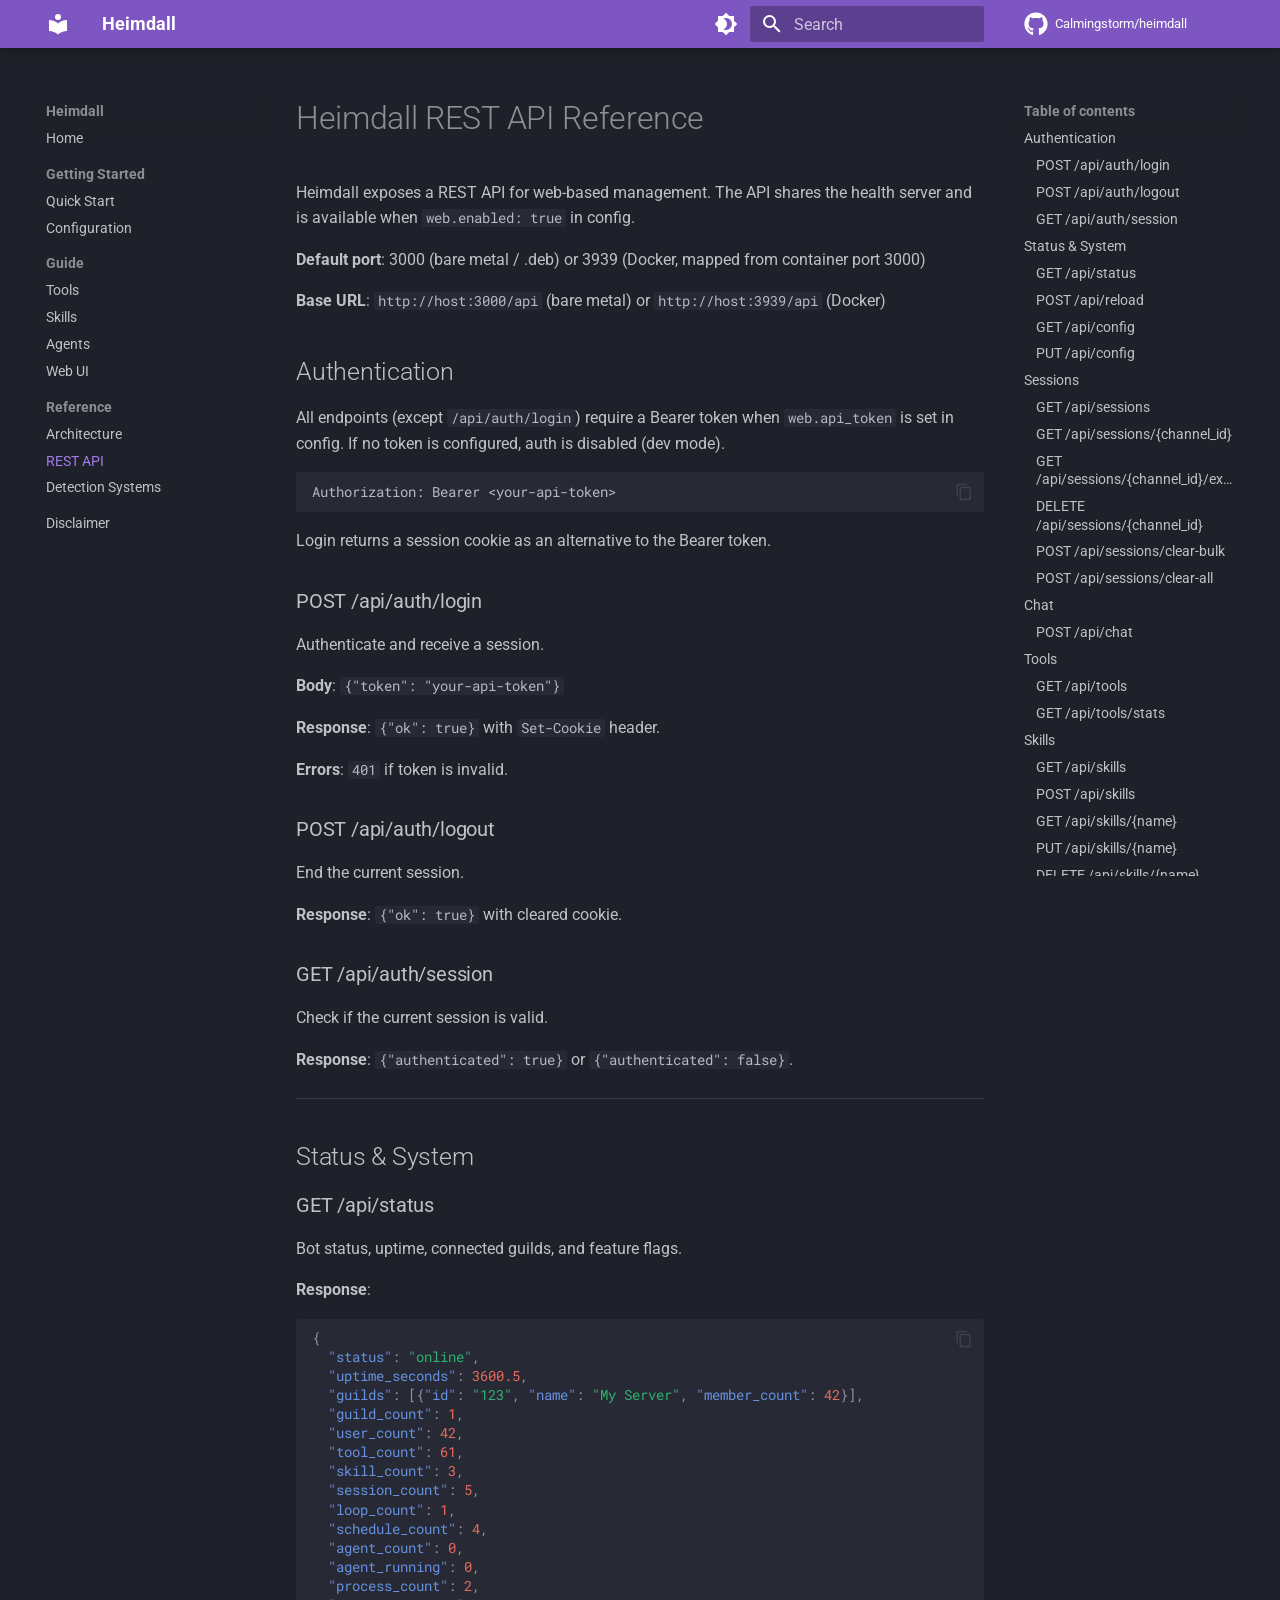
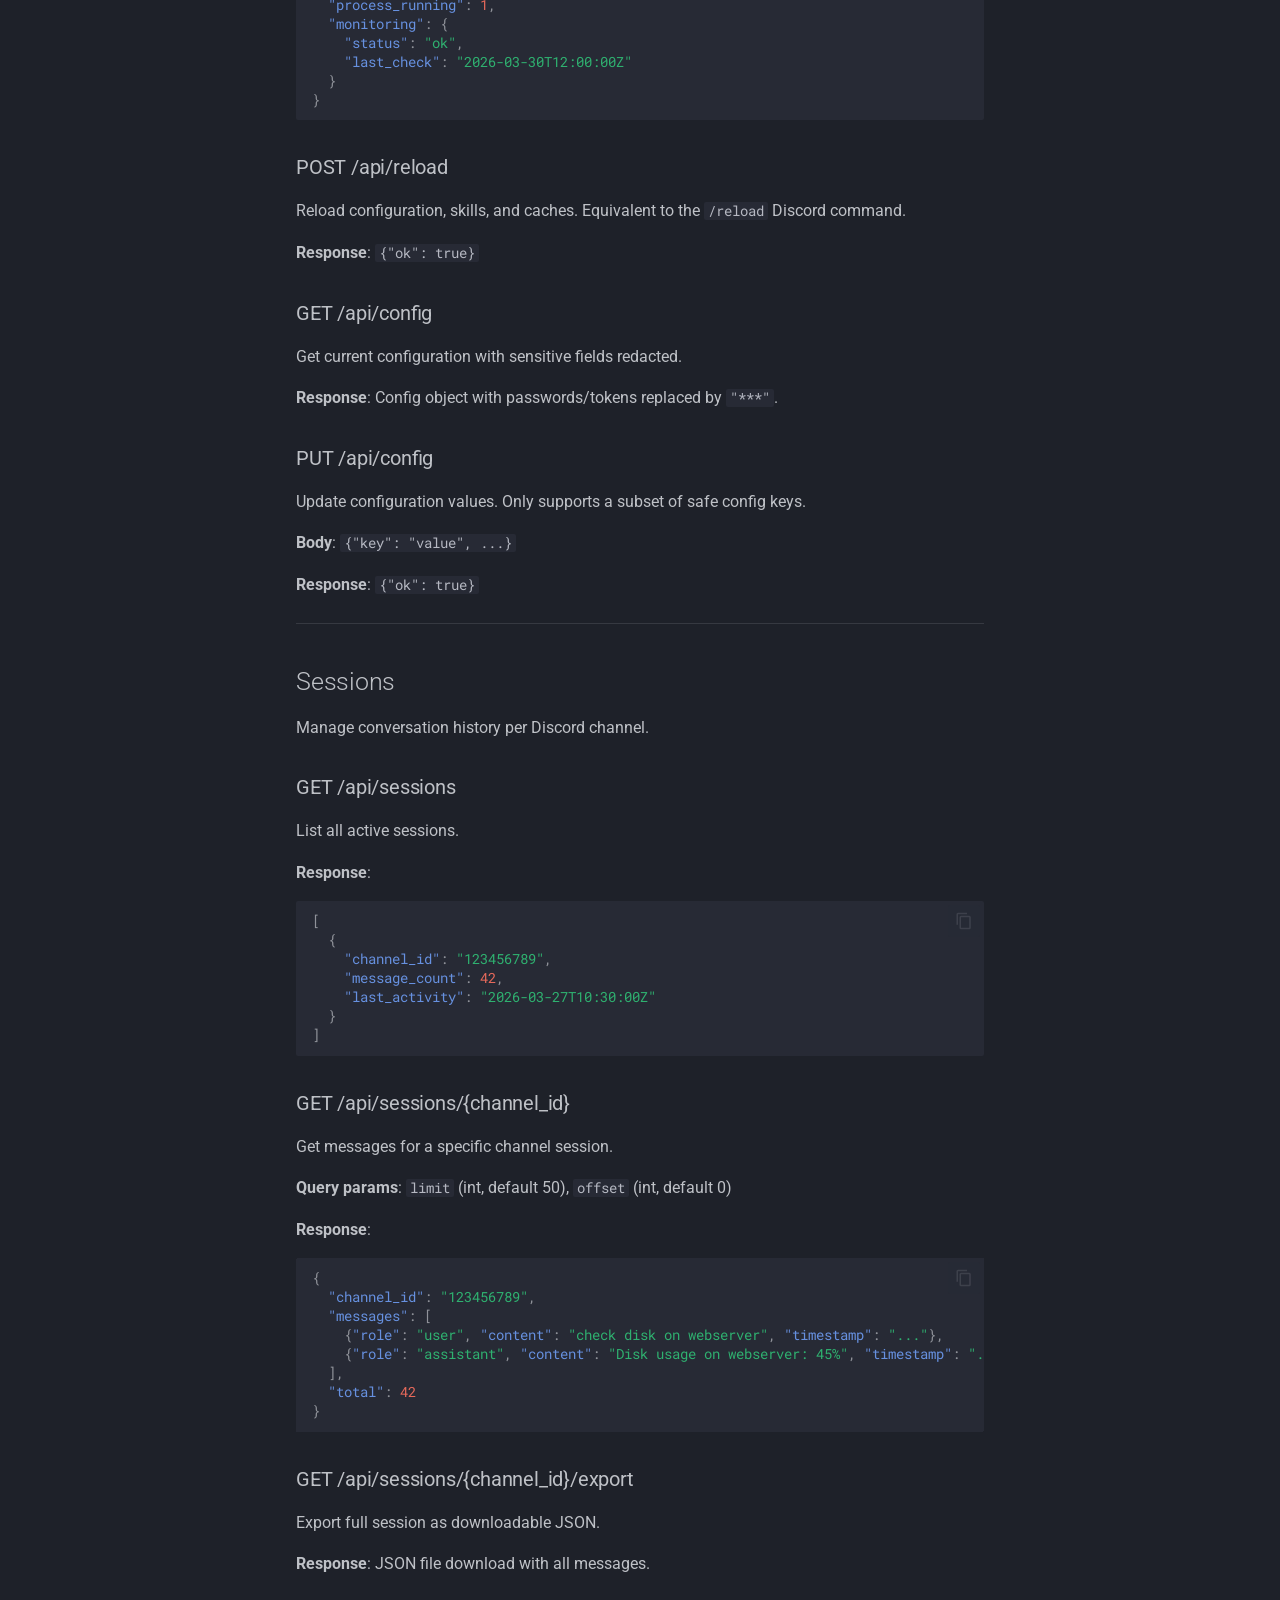
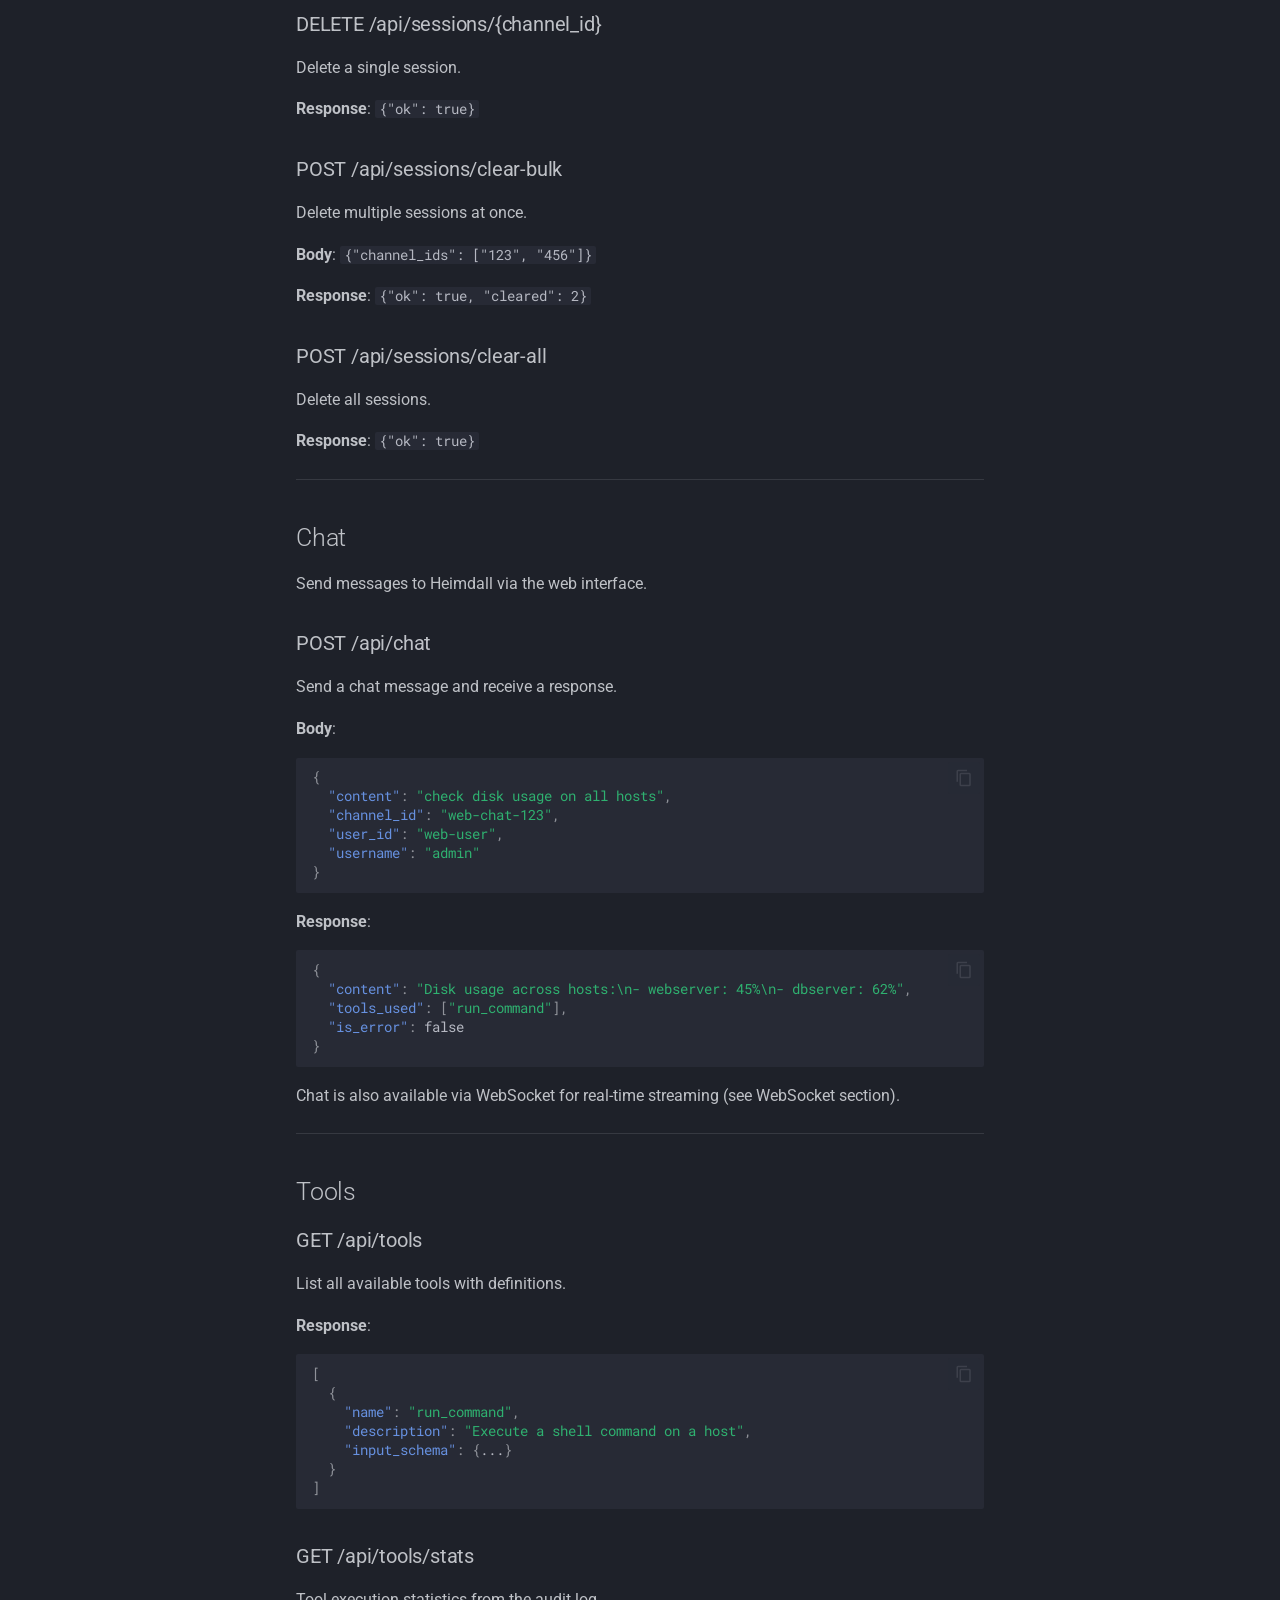
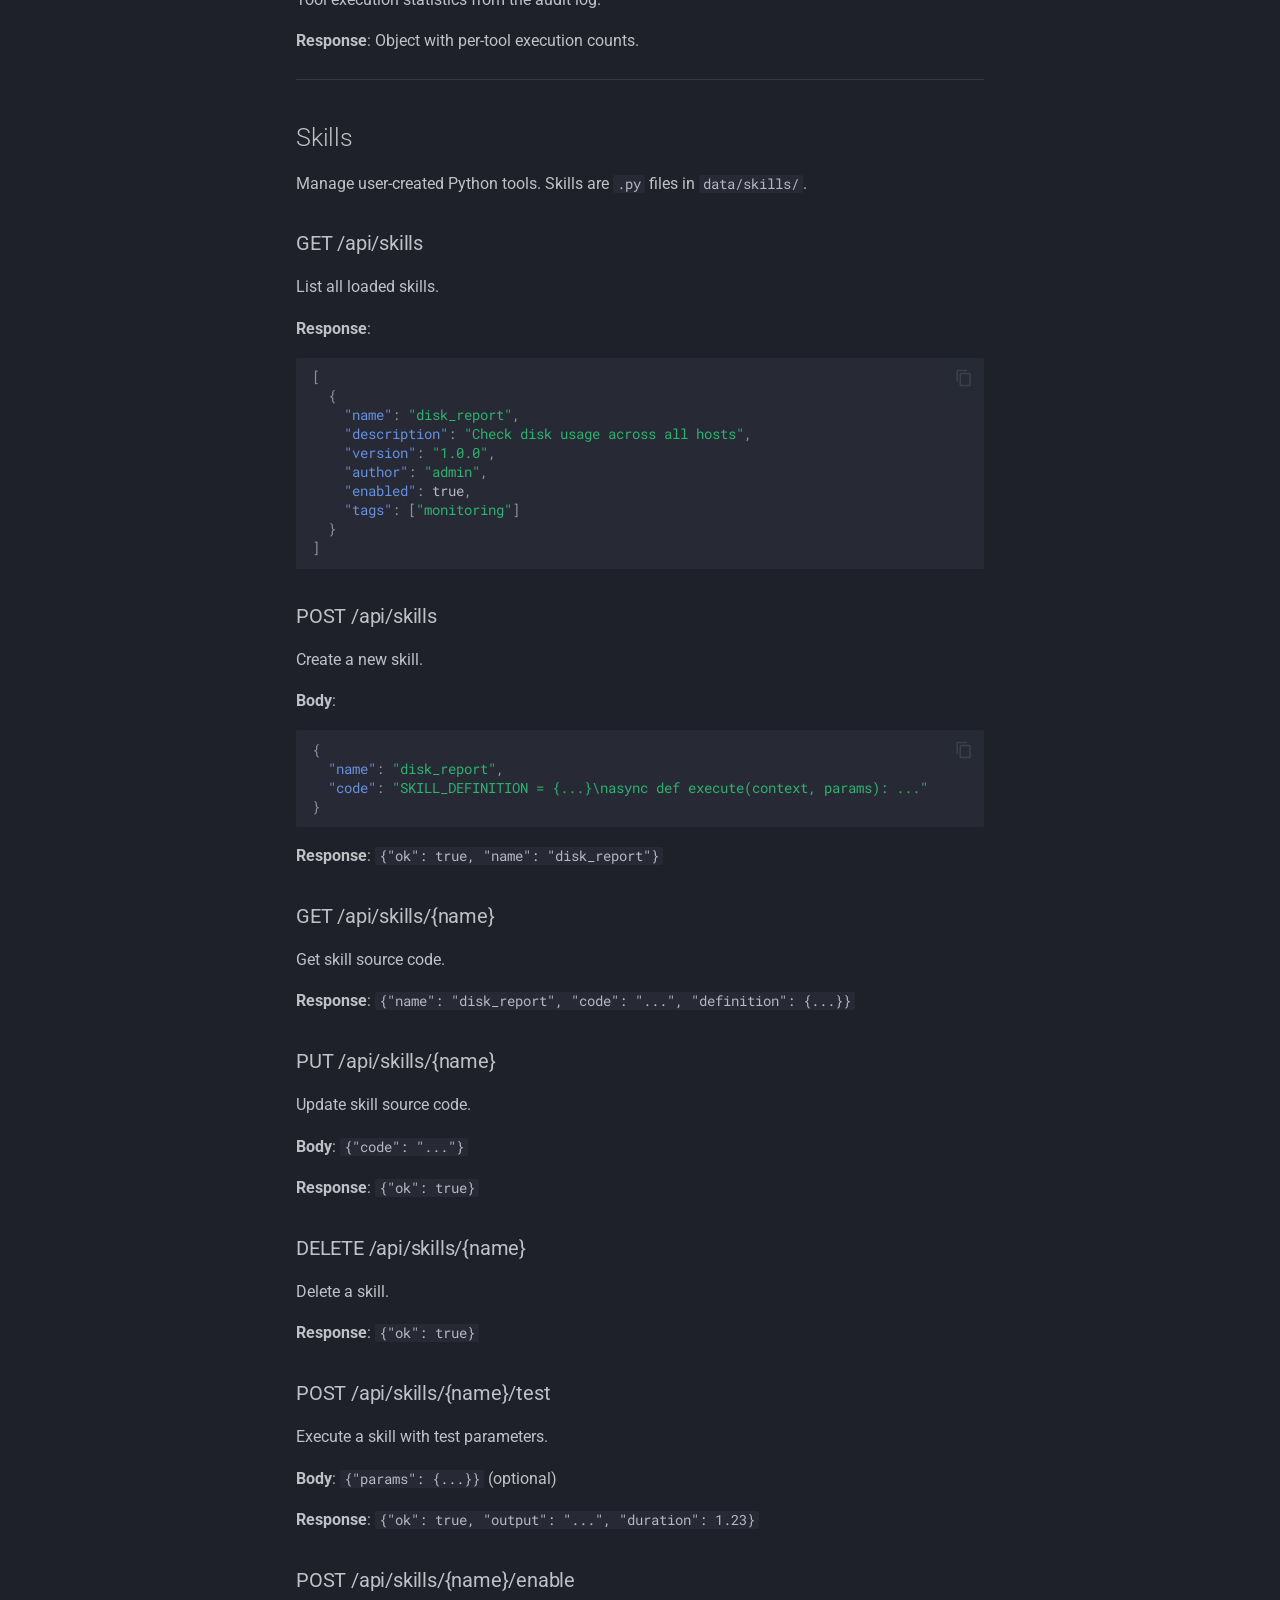
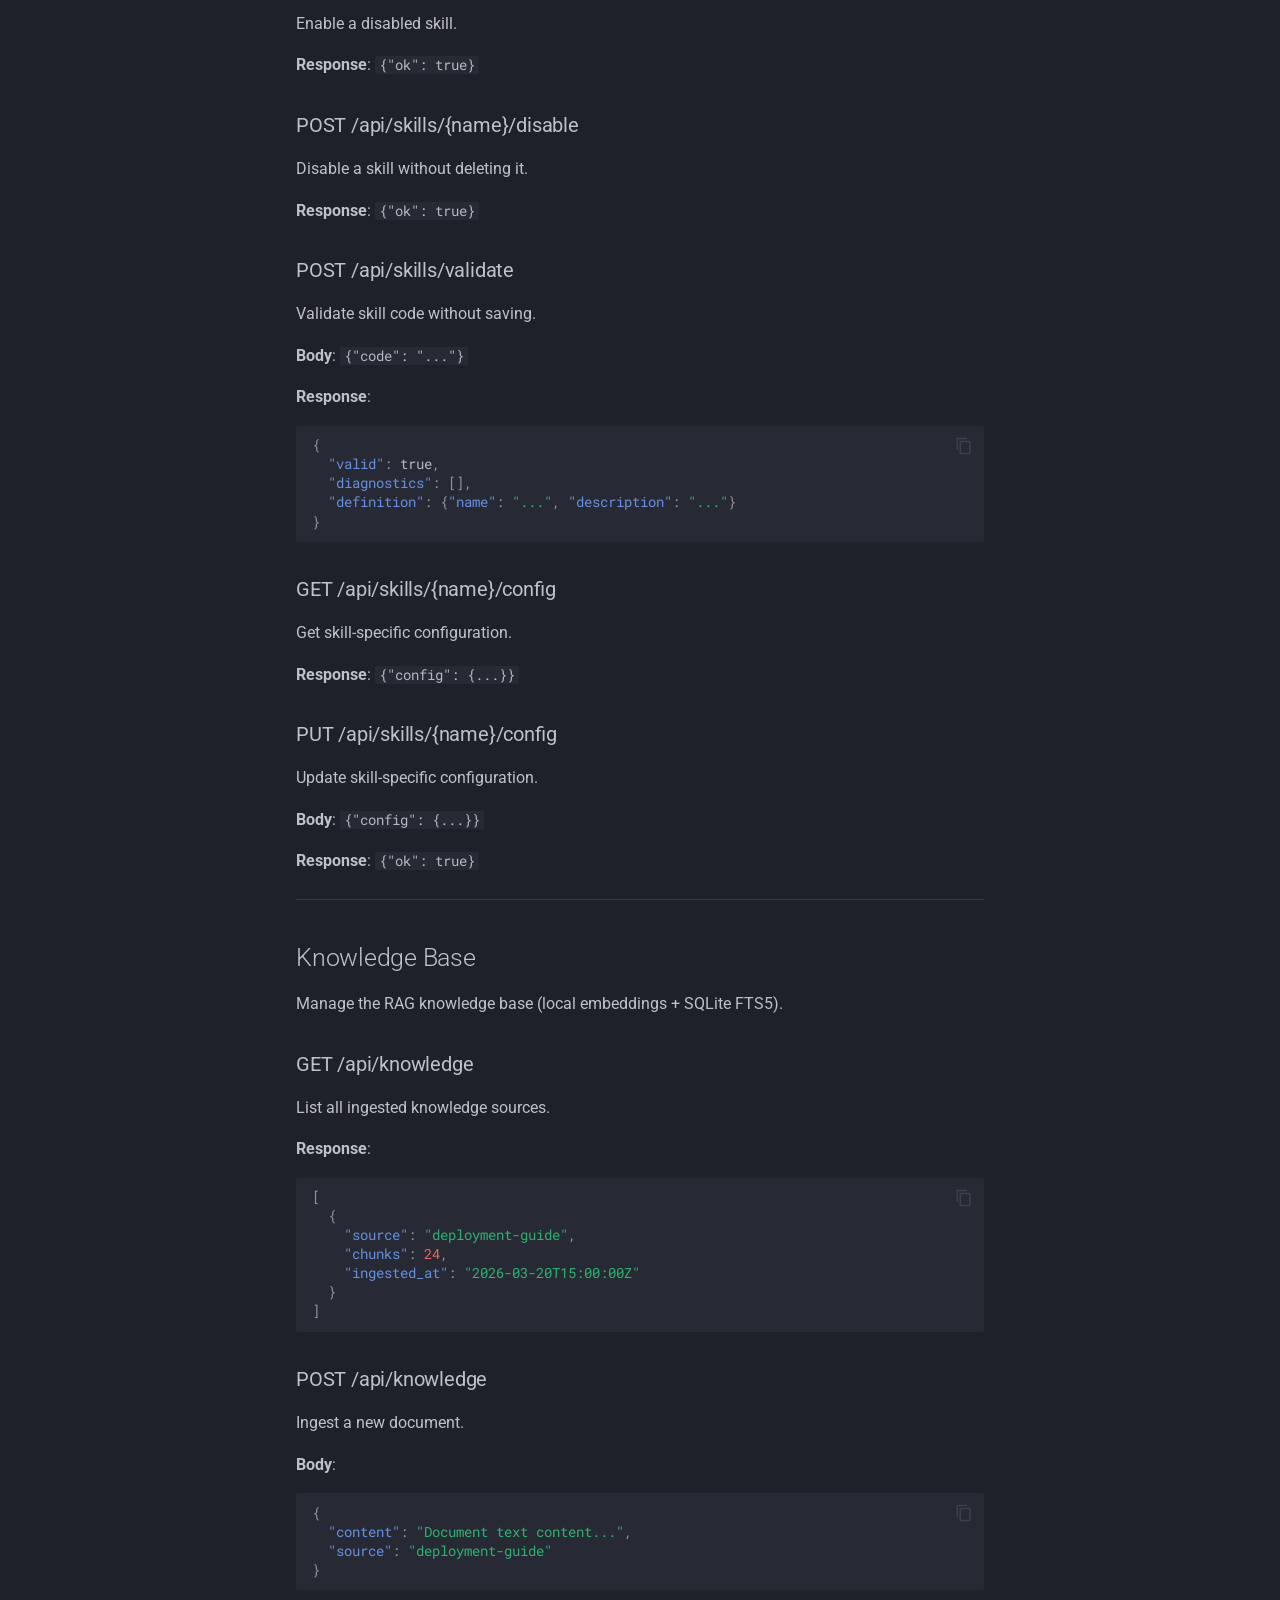
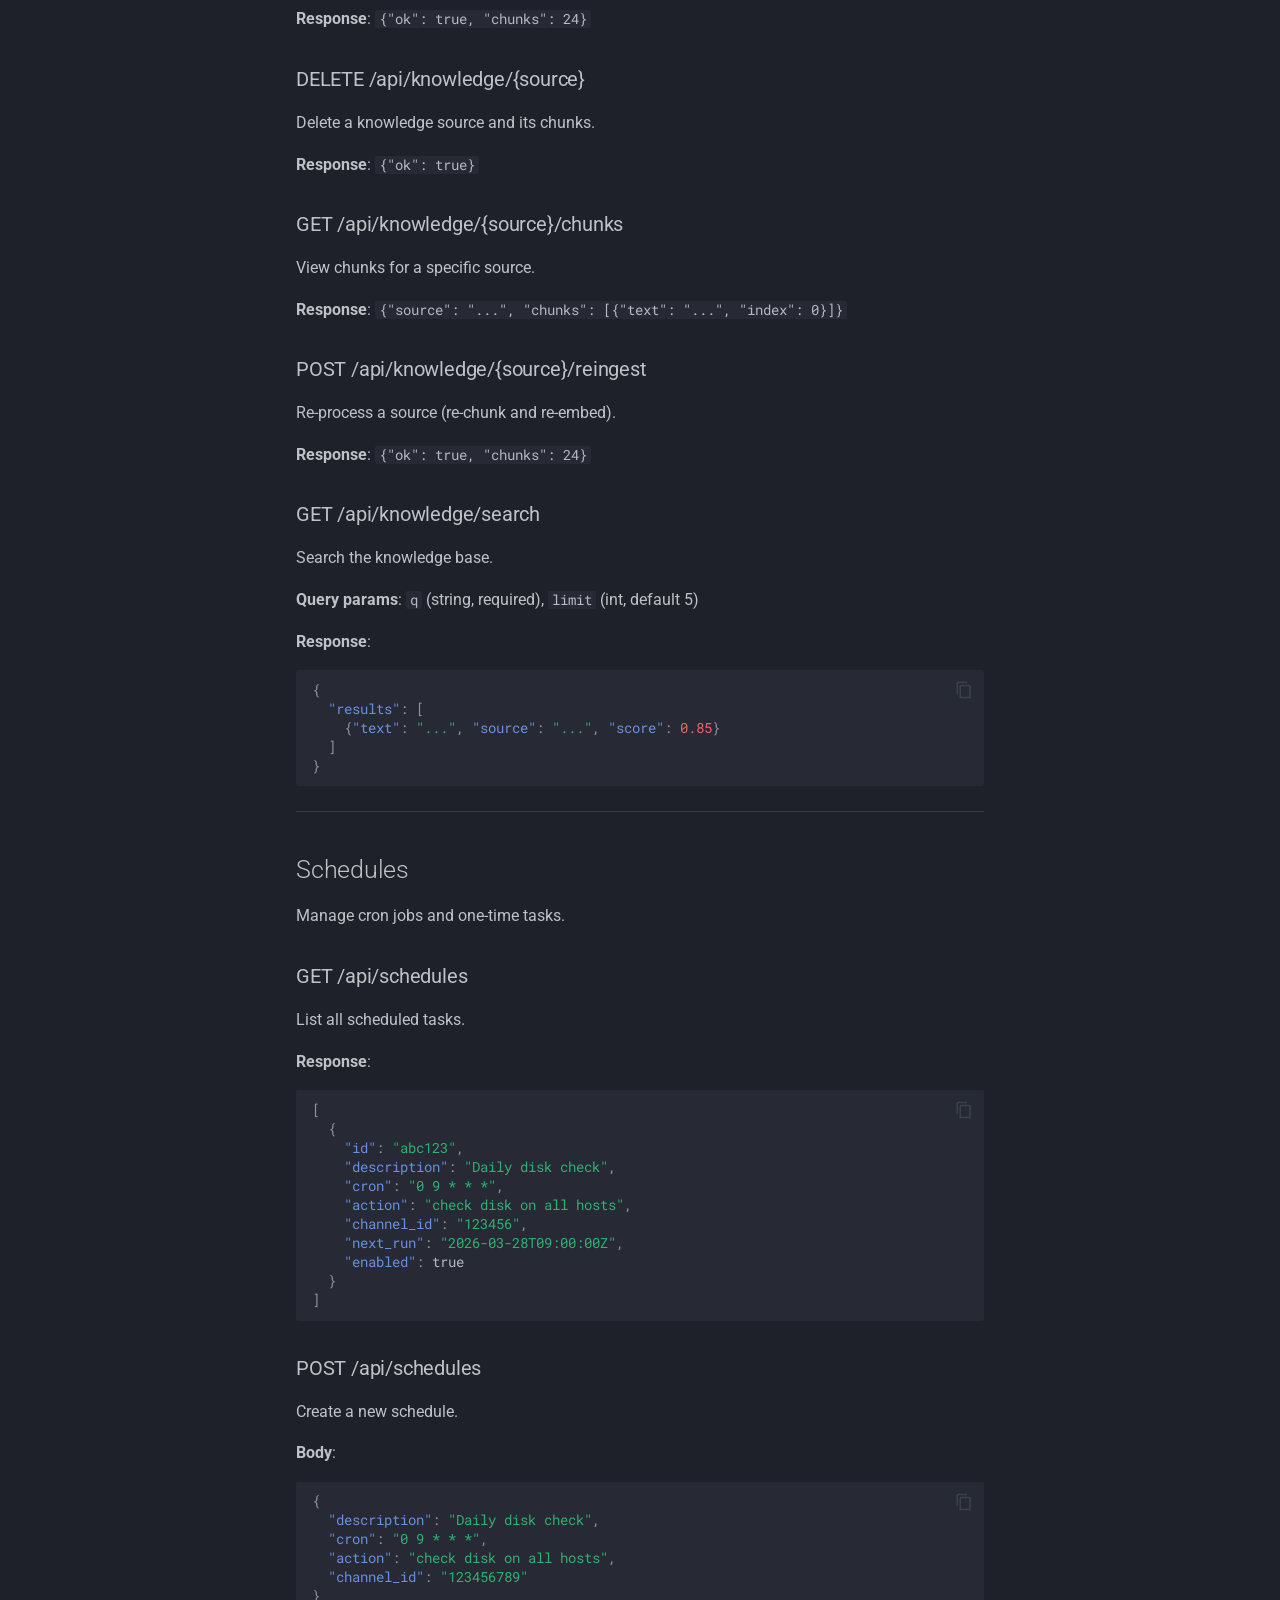
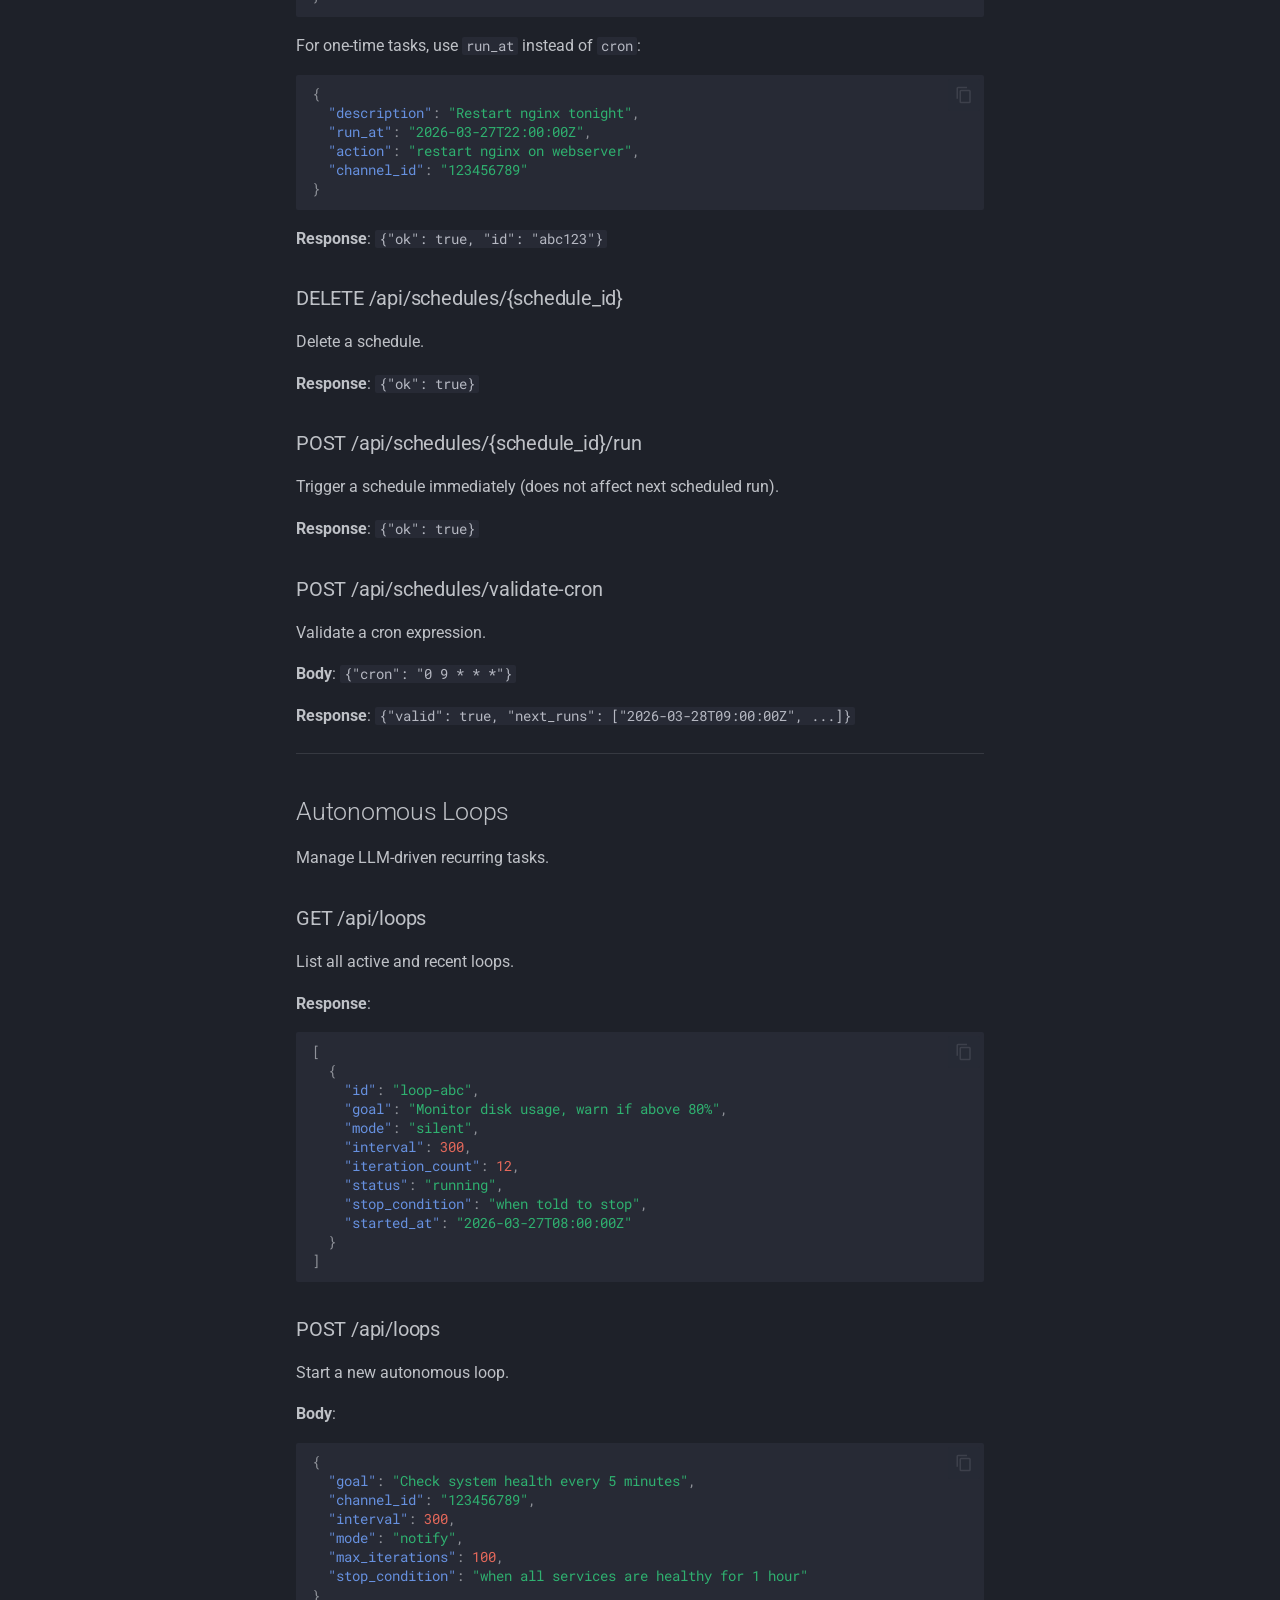
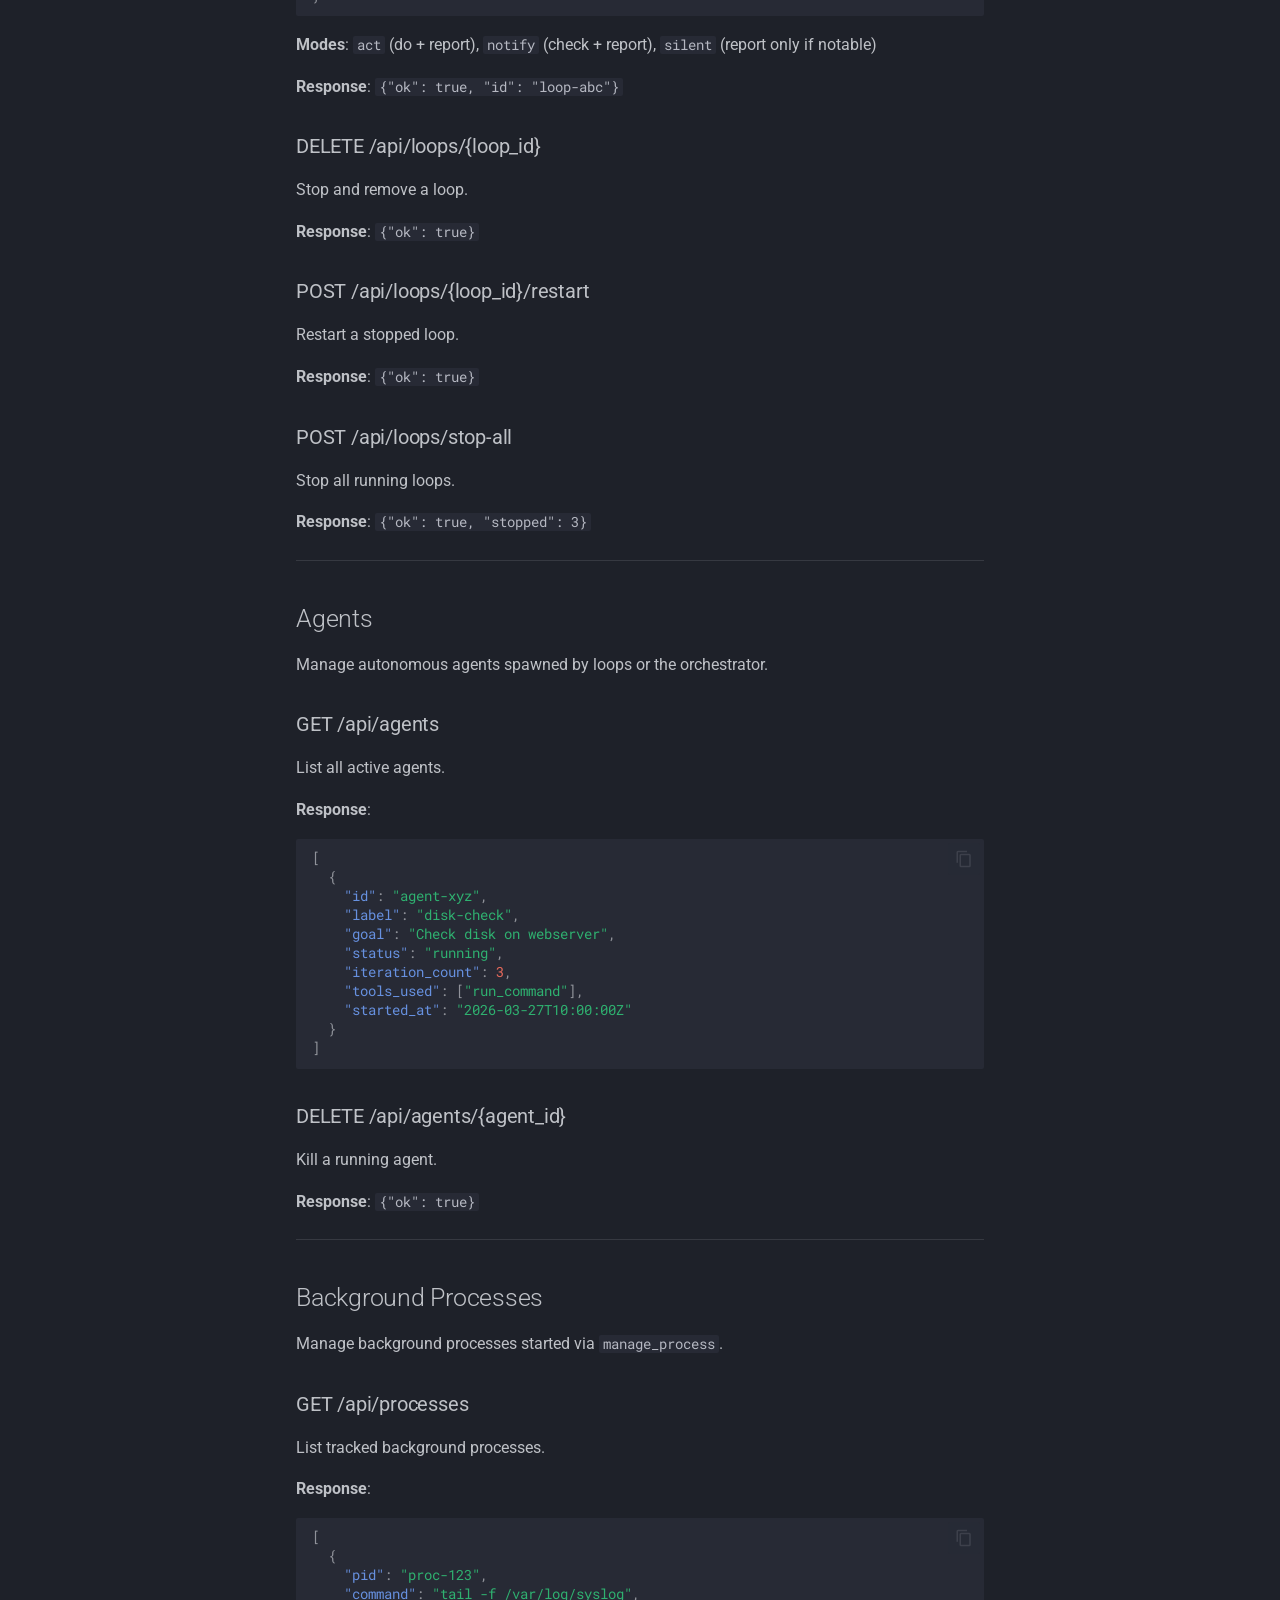
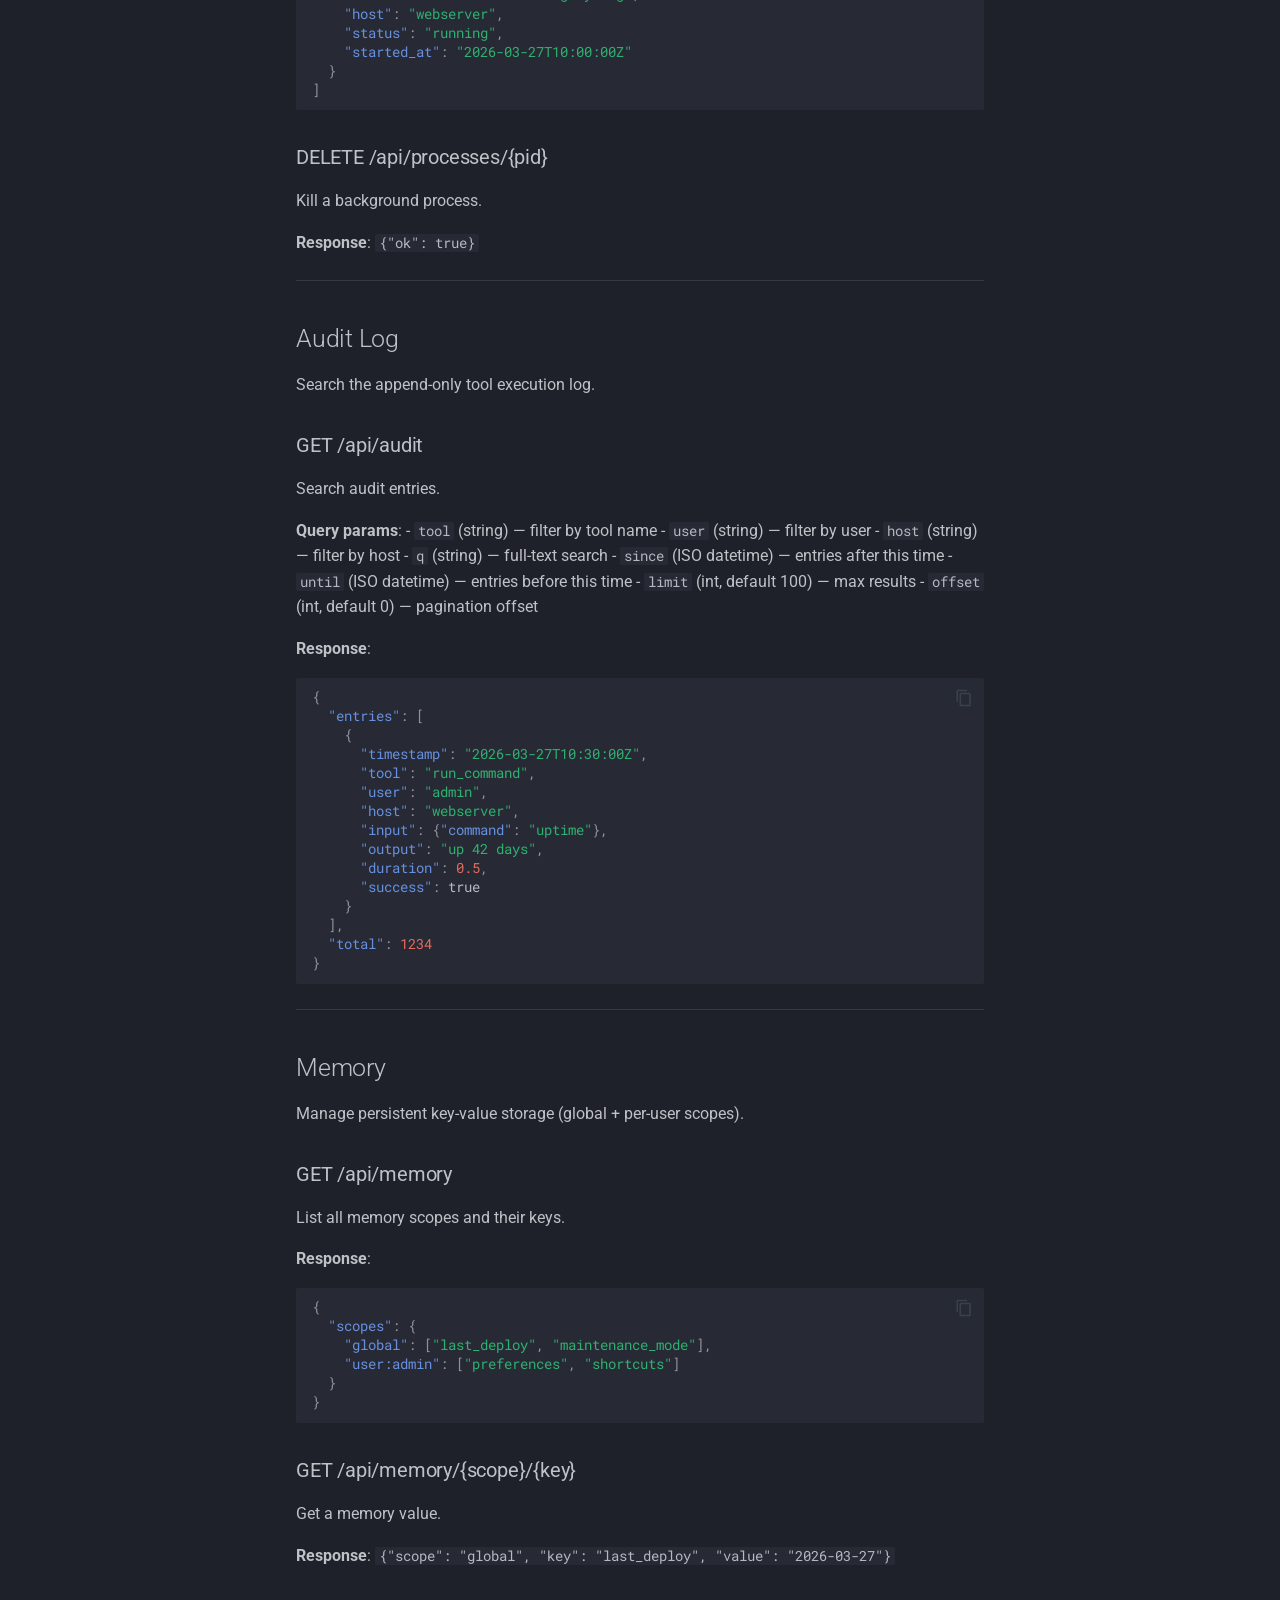
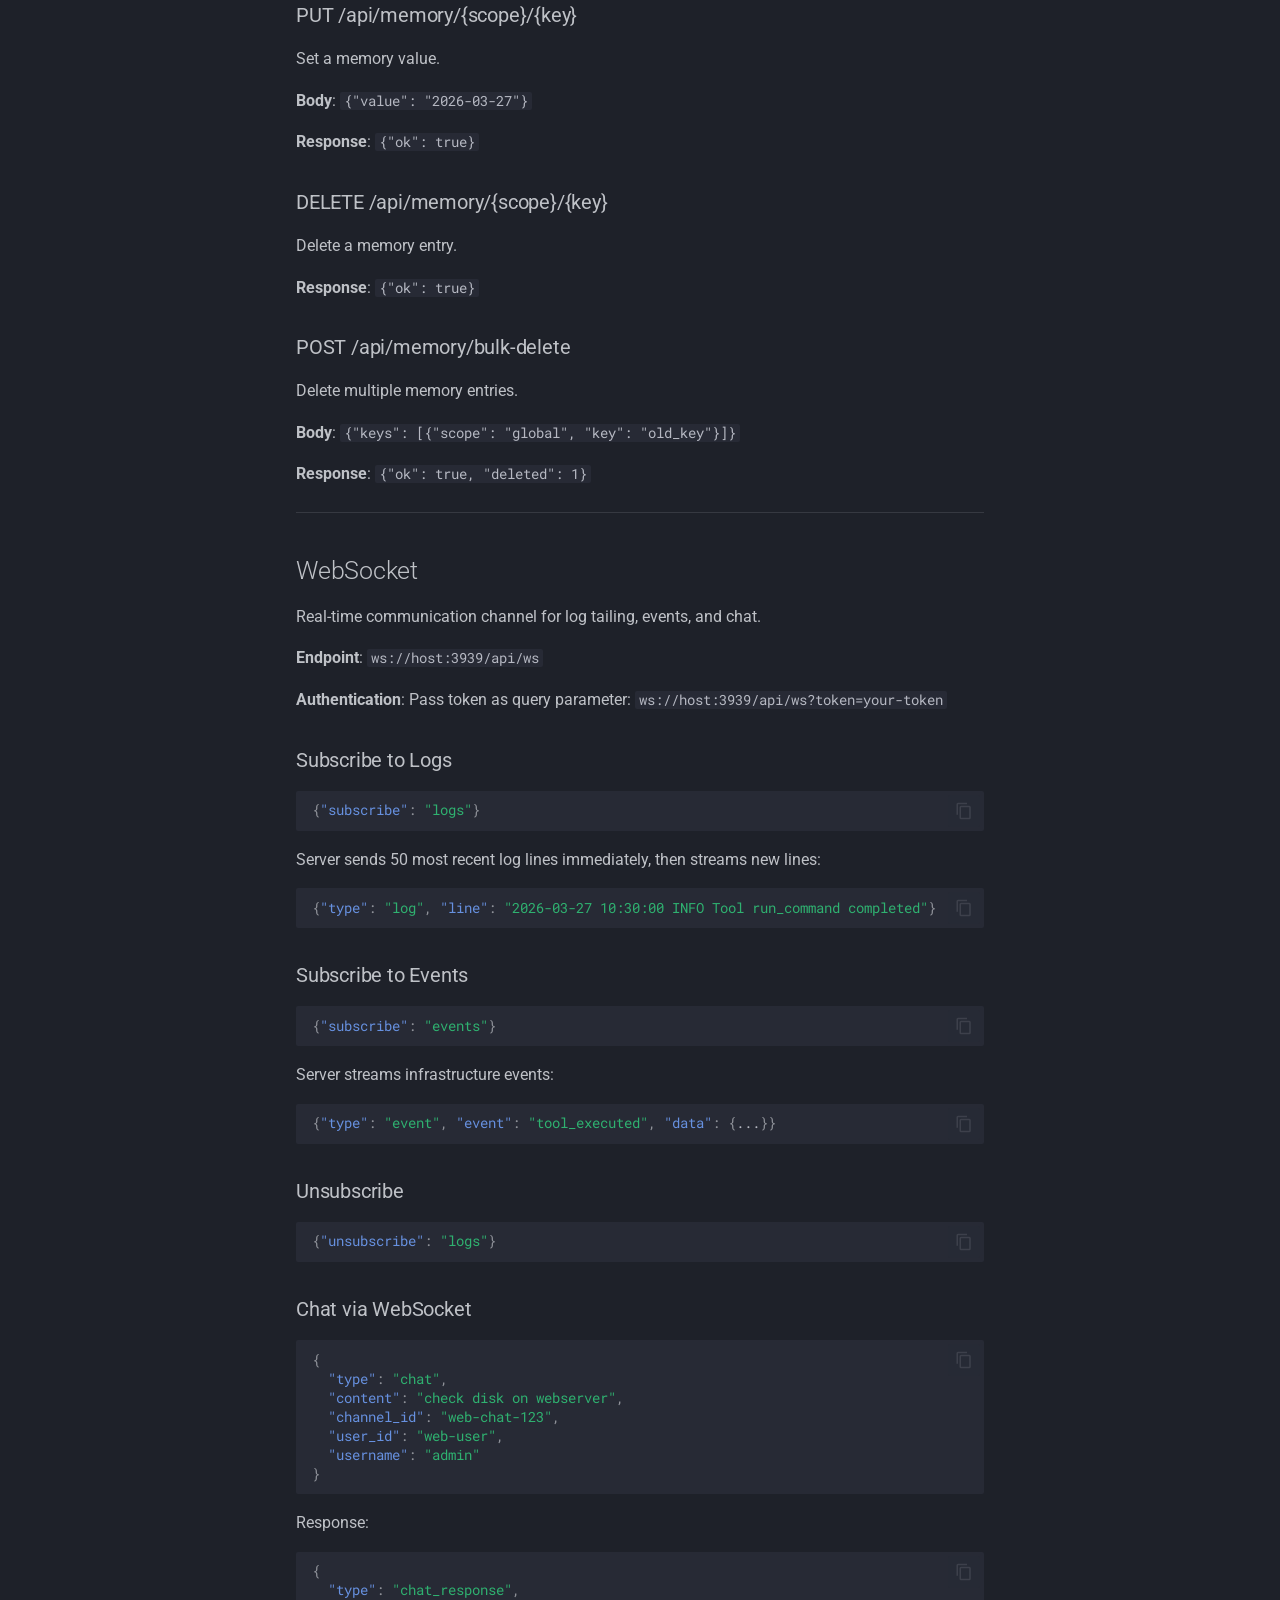
<file: api/index.html>
<!doctype html>
<html lang="en" class="no-js">
  <head>
    
      <meta charset="utf-8">
      <meta name="viewport" content="width=device-width,initial-scale=1">
      
        <meta name="description" content="Autonomous executor Discord bot powered by GPT-5.4">
      
      
      
        <link rel="canonical" href="https://calmingstorm.github.io/heimdall/api/">
      
      
        <link rel="prev" href="../architecture/">
      
      
        <link rel="next" href="../detection/">
      
      
        
      
      
      <link rel="icon" href="../assets/images/favicon.png">
      <meta name="generator" content="mkdocs-1.6.1, mkdocs-material-9.7.6">
    
    
      
        <title>REST API - Heimdall</title>
      
    
    
      <link rel="stylesheet" href="../assets/stylesheets/main.484c7ddc.min.css">
      
        
        <link rel="stylesheet" href="../assets/stylesheets/palette.ab4e12ef.min.css">
      
      


    
    
      
    
    
      
        
        
        <link rel="preconnect" href="https://fonts.gstatic.com" crossorigin>
        <link rel="stylesheet" href="https://fonts.googleapis.com/css?family=Roboto:300,300i,400,400i,700,700i%7CRoboto+Mono:400,400i,700,700i&display=fallback">
        <style>:root{--md-text-font:"Roboto";--md-code-font:"Roboto Mono"}</style>
      
    
    
    <script>__md_scope=new URL("..",location),__md_hash=e=>[...e].reduce(((e,_)=>(e<<5)-e+_.charCodeAt(0)),0),__md_get=(e,_=localStorage,t=__md_scope)=>JSON.parse(_.getItem(t.pathname+"."+e)),__md_set=(e,_,t=localStorage,a=__md_scope)=>{try{t.setItem(a.pathname+"."+e,JSON.stringify(_))}catch(e){}}</script>
    
      

    
    
  </head>
  
  
    
    
      
    
    
    
    
    <body dir="ltr" data-md-color-scheme="slate" data-md-color-primary="deep-purple" data-md-color-accent="amber">
  
    
    <input class="md-toggle" data-md-toggle="drawer" type="checkbox" id="__drawer" autocomplete="off">
    <input class="md-toggle" data-md-toggle="search" type="checkbox" id="__search" autocomplete="off">
    <label class="md-overlay" for="__drawer"></label>
    <div data-md-component="skip">
      
        
        <a href="#heimdall-rest-api-reference" class="md-skip">
          Skip to content
        </a>
      
    </div>
    <div data-md-component="announce">
      
    </div>
    
    
      

  

<header class="md-header md-header--shadow" data-md-component="header">
  <nav class="md-header__inner md-grid" aria-label="Header">
    <a href=".." title="Heimdall" class="md-header__button md-logo" aria-label="Heimdall" data-md-component="logo">
      
  
  <svg xmlns="http://www.w3.org/2000/svg" viewBox="0 0 24 24"><path d="M12 8a3 3 0 0 0 3-3 3 3 0 0 0-3-3 3 3 0 0 0-3 3 3 3 0 0 0 3 3m0 3.54C9.64 9.35 6.5 8 3 8v11c3.5 0 6.64 1.35 9 3.54 2.36-2.19 5.5-3.54 9-3.54V8c-3.5 0-6.64 1.35-9 3.54"/></svg>

    </a>
    <label class="md-header__button md-icon" for="__drawer">
      
      <svg xmlns="http://www.w3.org/2000/svg" viewBox="0 0 24 24"><path d="M3 6h18v2H3zm0 5h18v2H3zm0 5h18v2H3z"/></svg>
    </label>
    <div class="md-header__title" data-md-component="header-title">
      <div class="md-header__ellipsis">
        <div class="md-header__topic">
          <span class="md-ellipsis">
            Heimdall
          </span>
        </div>
        <div class="md-header__topic" data-md-component="header-topic">
          <span class="md-ellipsis">
            
              REST API
            
          </span>
        </div>
      </div>
    </div>
    
      
        <form class="md-header__option" data-md-component="palette">
  
    
    
    
    <input class="md-option" data-md-color-media="" data-md-color-scheme="slate" data-md-color-primary="deep-purple" data-md-color-accent="amber"  aria-label="Switch to light mode"  type="radio" name="__palette" id="__palette_0">
    
      <label class="md-header__button md-icon" title="Switch to light mode" for="__palette_1" hidden>
        <svg xmlns="http://www.w3.org/2000/svg" viewBox="0 0 24 24"><path d="M12 18c-.89 0-1.74-.2-2.5-.55C11.56 16.5 13 14.42 13 12s-1.44-4.5-3.5-5.45C10.26 6.2 11.11 6 12 6a6 6 0 0 1 6 6 6 6 0 0 1-6 6m8-9.31V4h-4.69L12 .69 8.69 4H4v4.69L.69 12 4 15.31V20h4.69L12 23.31 15.31 20H20v-4.69L23.31 12z"/></svg>
      </label>
    
  
    
    
    
    <input class="md-option" data-md-color-media="" data-md-color-scheme="default" data-md-color-primary="deep-purple" data-md-color-accent="amber"  aria-label="Switch to dark mode"  type="radio" name="__palette" id="__palette_1">
    
      <label class="md-header__button md-icon" title="Switch to dark mode" for="__palette_0" hidden>
        <svg xmlns="http://www.w3.org/2000/svg" viewBox="0 0 24 24"><path d="M12 8a4 4 0 0 0-4 4 4 4 0 0 0 4 4 4 4 0 0 0 4-4 4 4 0 0 0-4-4m0 10a6 6 0 0 1-6-6 6 6 0 0 1 6-6 6 6 0 0 1 6 6 6 6 0 0 1-6 6m8-9.31V4h-4.69L12 .69 8.69 4H4v4.69L.69 12 4 15.31V20h4.69L12 23.31 15.31 20H20v-4.69L23.31 12z"/></svg>
      </label>
    
  
</form>
      
    
    
      <script>var palette=__md_get("__palette");if(palette&&palette.color){if("(prefers-color-scheme)"===palette.color.media){var media=matchMedia("(prefers-color-scheme: light)"),input=document.querySelector(media.matches?"[data-md-color-media='(prefers-color-scheme: light)']":"[data-md-color-media='(prefers-color-scheme: dark)']");palette.color.media=input.getAttribute("data-md-color-media"),palette.color.scheme=input.getAttribute("data-md-color-scheme"),palette.color.primary=input.getAttribute("data-md-color-primary"),palette.color.accent=input.getAttribute("data-md-color-accent")}for(var[key,value]of Object.entries(palette.color))document.body.setAttribute("data-md-color-"+key,value)}</script>
    
    
    
      
      
        <label class="md-header__button md-icon" for="__search">
          
          <svg xmlns="http://www.w3.org/2000/svg" viewBox="0 0 24 24"><path d="M9.5 3A6.5 6.5 0 0 1 16 9.5c0 1.61-.59 3.09-1.56 4.23l.27.27h.79l5 5-1.5 1.5-5-5v-.79l-.27-.27A6.52 6.52 0 0 1 9.5 16 6.5 6.5 0 0 1 3 9.5 6.5 6.5 0 0 1 9.5 3m0 2C7 5 5 7 5 9.5S7 14 9.5 14 14 12 14 9.5 12 5 9.5 5"/></svg>
        </label>
        <div class="md-search" data-md-component="search" role="dialog">
  <label class="md-search__overlay" for="__search"></label>
  <div class="md-search__inner" role="search">
    <form class="md-search__form" name="search">
      <input type="text" class="md-search__input" name="query" aria-label="Search" placeholder="Search" autocapitalize="off" autocorrect="off" autocomplete="off" spellcheck="false" data-md-component="search-query" required>
      <label class="md-search__icon md-icon" for="__search">
        
        <svg xmlns="http://www.w3.org/2000/svg" viewBox="0 0 24 24"><path d="M9.5 3A6.5 6.5 0 0 1 16 9.5c0 1.61-.59 3.09-1.56 4.23l.27.27h.79l5 5-1.5 1.5-5-5v-.79l-.27-.27A6.52 6.52 0 0 1 9.5 16 6.5 6.5 0 0 1 3 9.5 6.5 6.5 0 0 1 9.5 3m0 2C7 5 5 7 5 9.5S7 14 9.5 14 14 12 14 9.5 12 5 9.5 5"/></svg>
        
        <svg xmlns="http://www.w3.org/2000/svg" viewBox="0 0 24 24"><path d="M20 11v2H8l5.5 5.5-1.42 1.42L4.16 12l7.92-7.92L13.5 5.5 8 11z"/></svg>
      </label>
      <nav class="md-search__options" aria-label="Search">
        
        <button type="reset" class="md-search__icon md-icon" title="Clear" aria-label="Clear" tabindex="-1">
          
          <svg xmlns="http://www.w3.org/2000/svg" viewBox="0 0 24 24"><path d="M19 6.41 17.59 5 12 10.59 6.41 5 5 6.41 10.59 12 5 17.59 6.41 19 12 13.41 17.59 19 19 17.59 13.41 12z"/></svg>
        </button>
      </nav>
      
    </form>
    <div class="md-search__output">
      <div class="md-search__scrollwrap" tabindex="0" data-md-scrollfix>
        <div class="md-search-result" data-md-component="search-result">
          <div class="md-search-result__meta">
            Initializing search
          </div>
          <ol class="md-search-result__list" role="presentation"></ol>
        </div>
      </div>
    </div>
  </div>
</div>
      
    
    
      <div class="md-header__source">
        <a href="https://github.com/Calmingstorm/heimdall" title="Go to repository" class="md-source" data-md-component="source">
  <div class="md-source__icon md-icon">
    
    <svg xmlns="http://www.w3.org/2000/svg" viewBox="0 0 512 512"><!--! Font Awesome Free 7.1.0 by @fontawesome - https://fontawesome.com License - https://fontawesome.com/license/free (Icons: CC BY 4.0, Fonts: SIL OFL 1.1, Code: MIT License) Copyright 2025 Fonticons, Inc.--><path d="M173.9 397.4c0 2-2.3 3.6-5.2 3.6-3.3.3-5.6-1.3-5.6-3.6 0-2 2.3-3.6 5.2-3.6 3-.3 5.6 1.3 5.6 3.6m-31.1-4.5c-.7 2 1.3 4.3 4.3 4.9 2.6 1 5.6 0 6.2-2s-1.3-4.3-4.3-5.2c-2.6-.7-5.5.3-6.2 2.3m44.2-1.7c-2.9.7-4.9 2.6-4.6 4.9.3 2 2.9 3.3 5.9 2.6 2.9-.7 4.9-2.6 4.6-4.6-.3-1.9-3-3.2-5.9-2.9M252.8 8C114.1 8 8 113.3 8 252c0 110.9 69.8 205.8 169.5 239.2 12.8 2.3 17.3-5.6 17.3-12.1 0-6.2-.3-40.4-.3-61.4 0 0-70 15-84.7-29.8 0 0-11.4-29.1-27.8-36.6 0 0-22.9-15.7 1.6-15.4 0 0 24.9 2 38.6 25.8 21.9 38.6 58.6 27.5 72.9 20.9 2.3-16 8.8-27.1 16-33.7-55.9-6.2-112.3-14.3-112.3-110.5 0-27.5 7.6-41.3 23.6-58.9-2.6-6.5-11.1-33.3 2.6-67.9 20.9-6.5 69 27 69 27 20-5.6 41.5-8.5 62.8-8.5s42.8 2.9 62.8 8.5c0 0 48.1-33.6 69-27 13.7 34.7 5.2 61.4 2.6 67.9 16 17.7 25.8 31.5 25.8 58.9 0 96.5-58.9 104.2-114.8 110.5 9.2 7.9 17 22.9 17 46.4 0 33.7-.3 75.4-.3 83.6 0 6.5 4.6 14.4 17.3 12.1C436.2 457.8 504 362.9 504 252 504 113.3 391.5 8 252.8 8M105.2 352.9c-1.3 1-1 3.3.7 5.2 1.6 1.6 3.9 2.3 5.2 1 1.3-1 1-3.3-.7-5.2-1.6-1.6-3.9-2.3-5.2-1m-10.8-8.1c-.7 1.3.3 2.9 2.3 3.9 1.6 1 3.6.7 4.3-.7.7-1.3-.3-2.9-2.3-3.9-2-.6-3.6-.3-4.3.7m32.4 35.6c-1.6 1.3-1 4.3 1.3 6.2 2.3 2.3 5.2 2.6 6.5 1 1.3-1.3.7-4.3-1.3-6.2-2.2-2.3-5.2-2.6-6.5-1m-11.4-14.7c-1.6 1-1.6 3.6 0 5.9s4.3 3.3 5.6 2.3c1.6-1.3 1.6-3.9 0-6.2-1.4-2.3-4-3.3-5.6-2"/></svg>
  </div>
  <div class="md-source__repository">
    Calmingstorm/heimdall
  </div>
</a>
      </div>
    
  </nav>
  
</header>
    
    <div class="md-container" data-md-component="container">
      
      
        
          
        
      
      <main class="md-main" data-md-component="main">
        <div class="md-main__inner md-grid">
          
            
              
              <div class="md-sidebar md-sidebar--primary" data-md-component="sidebar" data-md-type="navigation" >
                <div class="md-sidebar__scrollwrap">
                  <div class="md-sidebar__inner">
                    



<nav class="md-nav md-nav--primary" aria-label="Navigation" data-md-level="0">
  <label class="md-nav__title" for="__drawer">
    <a href=".." title="Heimdall" class="md-nav__button md-logo" aria-label="Heimdall" data-md-component="logo">
      
  
  <svg xmlns="http://www.w3.org/2000/svg" viewBox="0 0 24 24"><path d="M12 8a3 3 0 0 0 3-3 3 3 0 0 0-3-3 3 3 0 0 0-3 3 3 3 0 0 0 3 3m0 3.54C9.64 9.35 6.5 8 3 8v11c3.5 0 6.64 1.35 9 3.54 2.36-2.19 5.5-3.54 9-3.54V8c-3.5 0-6.64 1.35-9 3.54"/></svg>

    </a>
    Heimdall
  </label>
  
    <div class="md-nav__source">
      <a href="https://github.com/Calmingstorm/heimdall" title="Go to repository" class="md-source" data-md-component="source">
  <div class="md-source__icon md-icon">
    
    <svg xmlns="http://www.w3.org/2000/svg" viewBox="0 0 512 512"><!--! Font Awesome Free 7.1.0 by @fontawesome - https://fontawesome.com License - https://fontawesome.com/license/free (Icons: CC BY 4.0, Fonts: SIL OFL 1.1, Code: MIT License) Copyright 2025 Fonticons, Inc.--><path d="M173.9 397.4c0 2-2.3 3.6-5.2 3.6-3.3.3-5.6-1.3-5.6-3.6 0-2 2.3-3.6 5.2-3.6 3-.3 5.6 1.3 5.6 3.6m-31.1-4.5c-.7 2 1.3 4.3 4.3 4.9 2.6 1 5.6 0 6.2-2s-1.3-4.3-4.3-5.2c-2.6-.7-5.5.3-6.2 2.3m44.2-1.7c-2.9.7-4.9 2.6-4.6 4.9.3 2 2.9 3.3 5.9 2.6 2.9-.7 4.9-2.6 4.6-4.6-.3-1.9-3-3.2-5.9-2.9M252.8 8C114.1 8 8 113.3 8 252c0 110.9 69.8 205.8 169.5 239.2 12.8 2.3 17.3-5.6 17.3-12.1 0-6.2-.3-40.4-.3-61.4 0 0-70 15-84.7-29.8 0 0-11.4-29.1-27.8-36.6 0 0-22.9-15.7 1.6-15.4 0 0 24.9 2 38.6 25.8 21.9 38.6 58.6 27.5 72.9 20.9 2.3-16 8.8-27.1 16-33.7-55.9-6.2-112.3-14.3-112.3-110.5 0-27.5 7.6-41.3 23.6-58.9-2.6-6.5-11.1-33.3 2.6-67.9 20.9-6.5 69 27 69 27 20-5.6 41.5-8.5 62.8-8.5s42.8 2.9 62.8 8.5c0 0 48.1-33.6 69-27 13.7 34.7 5.2 61.4 2.6 67.9 16 17.7 25.8 31.5 25.8 58.9 0 96.5-58.9 104.2-114.8 110.5 9.2 7.9 17 22.9 17 46.4 0 33.7-.3 75.4-.3 83.6 0 6.5 4.6 14.4 17.3 12.1C436.2 457.8 504 362.9 504 252 504 113.3 391.5 8 252.8 8M105.2 352.9c-1.3 1-1 3.3.7 5.2 1.6 1.6 3.9 2.3 5.2 1 1.3-1 1-3.3-.7-5.2-1.6-1.6-3.9-2.3-5.2-1m-10.8-8.1c-.7 1.3.3 2.9 2.3 3.9 1.6 1 3.6.7 4.3-.7.7-1.3-.3-2.9-2.3-3.9-2-.6-3.6-.3-4.3.7m32.4 35.6c-1.6 1.3-1 4.3 1.3 6.2 2.3 2.3 5.2 2.6 6.5 1 1.3-1.3.7-4.3-1.3-6.2-2.2-2.3-5.2-2.6-6.5-1m-11.4-14.7c-1.6 1-1.6 3.6 0 5.9s4.3 3.3 5.6 2.3c1.6-1.3 1.6-3.9 0-6.2-1.4-2.3-4-3.3-5.6-2"/></svg>
  </div>
  <div class="md-source__repository">
    Calmingstorm/heimdall
  </div>
</a>
    </div>
  
  <ul class="md-nav__list" data-md-scrollfix>
    
      
      
  
  
  
  
    <li class="md-nav__item">
      <a href=".." class="md-nav__link">
        
  
  
  <span class="md-ellipsis">
    
  
    Home
  

    
  </span>
  
  

      </a>
    </li>
  

    
      
      
  
  
  
  
    
    
    
    
      
        
        
      
    
    
    <li class="md-nav__item md-nav__item--section md-nav__item--nested">
      
        
        
          
        
        <input class="md-nav__toggle md-toggle md-toggle--indeterminate" type="checkbox" id="__nav_2" >
        
          
          <label class="md-nav__link" for="__nav_2" id="__nav_2_label" tabindex="">
            
  
  
  <span class="md-ellipsis">
    
  
    Getting Started
  

    
  </span>
  
  

            <span class="md-nav__icon md-icon"></span>
          </label>
        
        <nav class="md-nav" data-md-level="1" aria-labelledby="__nav_2_label" aria-expanded="false">
          <label class="md-nav__title" for="__nav_2">
            <span class="md-nav__icon md-icon"></span>
            
  
    Getting Started
  

          </label>
          <ul class="md-nav__list" data-md-scrollfix>
            
              
                
  
  
  
  
    <li class="md-nav__item">
      <a href="../getting-started/" class="md-nav__link">
        
  
  
  <span class="md-ellipsis">
    
  
    Quick Start
  

    
  </span>
  
  

      </a>
    </li>
  

              
            
              
                
  
  
  
  
    <li class="md-nav__item">
      <a href="../configuration/" class="md-nav__link">
        
  
  
  <span class="md-ellipsis">
    
  
    Configuration
  

    
  </span>
  
  

      </a>
    </li>
  

              
            
          </ul>
        </nav>
      
    </li>
  

    
      
      
  
  
  
  
    
    
    
    
      
        
        
      
    
    
    <li class="md-nav__item md-nav__item--section md-nav__item--nested">
      
        
        
          
        
        <input class="md-nav__toggle md-toggle md-toggle--indeterminate" type="checkbox" id="__nav_3" >
        
          
          <label class="md-nav__link" for="__nav_3" id="__nav_3_label" tabindex="">
            
  
  
  <span class="md-ellipsis">
    
  
    Guide
  

    
  </span>
  
  

            <span class="md-nav__icon md-icon"></span>
          </label>
        
        <nav class="md-nav" data-md-level="1" aria-labelledby="__nav_3_label" aria-expanded="false">
          <label class="md-nav__title" for="__nav_3">
            <span class="md-nav__icon md-icon"></span>
            
  
    Guide
  

          </label>
          <ul class="md-nav__list" data-md-scrollfix>
            
              
                
  
  
  
  
    <li class="md-nav__item">
      <a href="../tools/" class="md-nav__link">
        
  
  
  <span class="md-ellipsis">
    
  
    Tools
  

    
  </span>
  
  

      </a>
    </li>
  

              
            
              
                
  
  
  
  
    <li class="md-nav__item">
      <a href="../skills/" class="md-nav__link">
        
  
  
  <span class="md-ellipsis">
    
  
    Skills
  

    
  </span>
  
  

      </a>
    </li>
  

              
            
              
                
  
  
  
  
    <li class="md-nav__item">
      <a href="../agents/" class="md-nav__link">
        
  
  
  <span class="md-ellipsis">
    
  
    Agents
  

    
  </span>
  
  

      </a>
    </li>
  

              
            
              
                
  
  
  
  
    <li class="md-nav__item">
      <a href="../web-ui/" class="md-nav__link">
        
  
  
  <span class="md-ellipsis">
    
  
    Web UI
  

    
  </span>
  
  

      </a>
    </li>
  

              
            
          </ul>
        </nav>
      
    </li>
  

    
      
      
  
  
    
  
  
  
    
    
    
    
      
        
        
      
    
    
    <li class="md-nav__item md-nav__item--active md-nav__item--section md-nav__item--nested">
      
        
        
        <input class="md-nav__toggle md-toggle " type="checkbox" id="__nav_4" checked>
        
          
          <label class="md-nav__link" for="__nav_4" id="__nav_4_label" tabindex="">
            
  
  
  <span class="md-ellipsis">
    
  
    Reference
  

    
  </span>
  
  

            <span class="md-nav__icon md-icon"></span>
          </label>
        
        <nav class="md-nav" data-md-level="1" aria-labelledby="__nav_4_label" aria-expanded="true">
          <label class="md-nav__title" for="__nav_4">
            <span class="md-nav__icon md-icon"></span>
            
  
    Reference
  

          </label>
          <ul class="md-nav__list" data-md-scrollfix>
            
              
                
  
  
  
  
    <li class="md-nav__item">
      <a href="../architecture/" class="md-nav__link">
        
  
  
  <span class="md-ellipsis">
    
  
    Architecture
  

    
  </span>
  
  

      </a>
    </li>
  

              
            
              
                
  
  
    
  
  
  
    <li class="md-nav__item md-nav__item--active">
      
      <input class="md-nav__toggle md-toggle" type="checkbox" id="__toc">
      
      
        
      
      
        <label class="md-nav__link md-nav__link--active" for="__toc">
          
  
  
  <span class="md-ellipsis">
    
  
    REST API
  

    
  </span>
  
  

          <span class="md-nav__icon md-icon"></span>
        </label>
      
      <a href="./" class="md-nav__link md-nav__link--active">
        
  
  
  <span class="md-ellipsis">
    
  
    REST API
  

    
  </span>
  
  

      </a>
      
        

<nav class="md-nav md-nav--secondary" aria-label="Table of contents">
  
  
  
    
  
  
    <label class="md-nav__title" for="__toc">
      <span class="md-nav__icon md-icon"></span>
      Table of contents
    </label>
    <ul class="md-nav__list" data-md-component="toc" data-md-scrollfix>
      
        <li class="md-nav__item">
  <a href="#authentication" class="md-nav__link">
    <span class="md-ellipsis">
      
        Authentication
      
    </span>
  </a>
  
    <nav class="md-nav" aria-label="Authentication">
      <ul class="md-nav__list">
        
          <li class="md-nav__item">
  <a href="#post-apiauthlogin" class="md-nav__link">
    <span class="md-ellipsis">
      
        POST /api/auth/login
      
    </span>
  </a>
  
</li>
        
          <li class="md-nav__item">
  <a href="#post-apiauthlogout" class="md-nav__link">
    <span class="md-ellipsis">
      
        POST /api/auth/logout
      
    </span>
  </a>
  
</li>
        
          <li class="md-nav__item">
  <a href="#get-apiauthsession" class="md-nav__link">
    <span class="md-ellipsis">
      
        GET /api/auth/session
      
    </span>
  </a>
  
</li>
        
      </ul>
    </nav>
  
</li>
      
        <li class="md-nav__item">
  <a href="#status-system" class="md-nav__link">
    <span class="md-ellipsis">
      
        Status &amp; System
      
    </span>
  </a>
  
    <nav class="md-nav" aria-label="Status &amp; System">
      <ul class="md-nav__list">
        
          <li class="md-nav__item">
  <a href="#get-apistatus" class="md-nav__link">
    <span class="md-ellipsis">
      
        GET /api/status
      
    </span>
  </a>
  
</li>
        
          <li class="md-nav__item">
  <a href="#post-apireload" class="md-nav__link">
    <span class="md-ellipsis">
      
        POST /api/reload
      
    </span>
  </a>
  
</li>
        
          <li class="md-nav__item">
  <a href="#get-apiconfig" class="md-nav__link">
    <span class="md-ellipsis">
      
        GET /api/config
      
    </span>
  </a>
  
</li>
        
          <li class="md-nav__item">
  <a href="#put-apiconfig" class="md-nav__link">
    <span class="md-ellipsis">
      
        PUT /api/config
      
    </span>
  </a>
  
</li>
        
      </ul>
    </nav>
  
</li>
      
        <li class="md-nav__item">
  <a href="#sessions" class="md-nav__link">
    <span class="md-ellipsis">
      
        Sessions
      
    </span>
  </a>
  
    <nav class="md-nav" aria-label="Sessions">
      <ul class="md-nav__list">
        
          <li class="md-nav__item">
  <a href="#get-apisessions" class="md-nav__link">
    <span class="md-ellipsis">
      
        GET /api/sessions
      
    </span>
  </a>
  
</li>
        
          <li class="md-nav__item">
  <a href="#get-apisessionschannel_id" class="md-nav__link">
    <span class="md-ellipsis">
      
        GET /api/sessions/{channel_id}
      
    </span>
  </a>
  
</li>
        
          <li class="md-nav__item">
  <a href="#get-apisessionschannel_idexport" class="md-nav__link">
    <span class="md-ellipsis">
      
        GET /api/sessions/{channel_id}/export
      
    </span>
  </a>
  
</li>
        
          <li class="md-nav__item">
  <a href="#delete-apisessionschannel_id" class="md-nav__link">
    <span class="md-ellipsis">
      
        DELETE /api/sessions/{channel_id}
      
    </span>
  </a>
  
</li>
        
          <li class="md-nav__item">
  <a href="#post-apisessionsclear-bulk" class="md-nav__link">
    <span class="md-ellipsis">
      
        POST /api/sessions/clear-bulk
      
    </span>
  </a>
  
</li>
        
          <li class="md-nav__item">
  <a href="#post-apisessionsclear-all" class="md-nav__link">
    <span class="md-ellipsis">
      
        POST /api/sessions/clear-all
      
    </span>
  </a>
  
</li>
        
      </ul>
    </nav>
  
</li>
      
        <li class="md-nav__item">
  <a href="#chat" class="md-nav__link">
    <span class="md-ellipsis">
      
        Chat
      
    </span>
  </a>
  
    <nav class="md-nav" aria-label="Chat">
      <ul class="md-nav__list">
        
          <li class="md-nav__item">
  <a href="#post-apichat" class="md-nav__link">
    <span class="md-ellipsis">
      
        POST /api/chat
      
    </span>
  </a>
  
</li>
        
      </ul>
    </nav>
  
</li>
      
        <li class="md-nav__item">
  <a href="#tools" class="md-nav__link">
    <span class="md-ellipsis">
      
        Tools
      
    </span>
  </a>
  
    <nav class="md-nav" aria-label="Tools">
      <ul class="md-nav__list">
        
          <li class="md-nav__item">
  <a href="#get-apitools" class="md-nav__link">
    <span class="md-ellipsis">
      
        GET /api/tools
      
    </span>
  </a>
  
</li>
        
          <li class="md-nav__item">
  <a href="#get-apitoolsstats" class="md-nav__link">
    <span class="md-ellipsis">
      
        GET /api/tools/stats
      
    </span>
  </a>
  
</li>
        
      </ul>
    </nav>
  
</li>
      
        <li class="md-nav__item">
  <a href="#skills" class="md-nav__link">
    <span class="md-ellipsis">
      
        Skills
      
    </span>
  </a>
  
    <nav class="md-nav" aria-label="Skills">
      <ul class="md-nav__list">
        
          <li class="md-nav__item">
  <a href="#get-apiskills" class="md-nav__link">
    <span class="md-ellipsis">
      
        GET /api/skills
      
    </span>
  </a>
  
</li>
        
          <li class="md-nav__item">
  <a href="#post-apiskills" class="md-nav__link">
    <span class="md-ellipsis">
      
        POST /api/skills
      
    </span>
  </a>
  
</li>
        
          <li class="md-nav__item">
  <a href="#get-apiskillsname" class="md-nav__link">
    <span class="md-ellipsis">
      
        GET /api/skills/{name}
      
    </span>
  </a>
  
</li>
        
          <li class="md-nav__item">
  <a href="#put-apiskillsname" class="md-nav__link">
    <span class="md-ellipsis">
      
        PUT /api/skills/{name}
      
    </span>
  </a>
  
</li>
        
          <li class="md-nav__item">
  <a href="#delete-apiskillsname" class="md-nav__link">
    <span class="md-ellipsis">
      
        DELETE /api/skills/{name}
      
    </span>
  </a>
  
</li>
        
          <li class="md-nav__item">
  <a href="#post-apiskillsnametest" class="md-nav__link">
    <span class="md-ellipsis">
      
        POST /api/skills/{name}/test
      
    </span>
  </a>
  
</li>
        
          <li class="md-nav__item">
  <a href="#post-apiskillsnameenable" class="md-nav__link">
    <span class="md-ellipsis">
      
        POST /api/skills/{name}/enable
      
    </span>
  </a>
  
</li>
        
          <li class="md-nav__item">
  <a href="#post-apiskillsnamedisable" class="md-nav__link">
    <span class="md-ellipsis">
      
        POST /api/skills/{name}/disable
      
    </span>
  </a>
  
</li>
        
          <li class="md-nav__item">
  <a href="#post-apiskillsvalidate" class="md-nav__link">
    <span class="md-ellipsis">
      
        POST /api/skills/validate
      
    </span>
  </a>
  
</li>
        
          <li class="md-nav__item">
  <a href="#get-apiskillsnameconfig" class="md-nav__link">
    <span class="md-ellipsis">
      
        GET /api/skills/{name}/config
      
    </span>
  </a>
  
</li>
        
          <li class="md-nav__item">
  <a href="#put-apiskillsnameconfig" class="md-nav__link">
    <span class="md-ellipsis">
      
        PUT /api/skills/{name}/config
      
    </span>
  </a>
  
</li>
        
      </ul>
    </nav>
  
</li>
      
        <li class="md-nav__item">
  <a href="#knowledge-base" class="md-nav__link">
    <span class="md-ellipsis">
      
        Knowledge Base
      
    </span>
  </a>
  
    <nav class="md-nav" aria-label="Knowledge Base">
      <ul class="md-nav__list">
        
          <li class="md-nav__item">
  <a href="#get-apiknowledge" class="md-nav__link">
    <span class="md-ellipsis">
      
        GET /api/knowledge
      
    </span>
  </a>
  
</li>
        
          <li class="md-nav__item">
  <a href="#post-apiknowledge" class="md-nav__link">
    <span class="md-ellipsis">
      
        POST /api/knowledge
      
    </span>
  </a>
  
</li>
        
          <li class="md-nav__item">
  <a href="#delete-apiknowledgesource" class="md-nav__link">
    <span class="md-ellipsis">
      
        DELETE /api/knowledge/{source}
      
    </span>
  </a>
  
</li>
        
          <li class="md-nav__item">
  <a href="#get-apiknowledgesourcechunks" class="md-nav__link">
    <span class="md-ellipsis">
      
        GET /api/knowledge/{source}/chunks
      
    </span>
  </a>
  
</li>
        
          <li class="md-nav__item">
  <a href="#post-apiknowledgesourcereingest" class="md-nav__link">
    <span class="md-ellipsis">
      
        POST /api/knowledge/{source}/reingest
      
    </span>
  </a>
  
</li>
        
          <li class="md-nav__item">
  <a href="#get-apiknowledgesearch" class="md-nav__link">
    <span class="md-ellipsis">
      
        GET /api/knowledge/search
      
    </span>
  </a>
  
</li>
        
      </ul>
    </nav>
  
</li>
      
        <li class="md-nav__item">
  <a href="#schedules" class="md-nav__link">
    <span class="md-ellipsis">
      
        Schedules
      
    </span>
  </a>
  
    <nav class="md-nav" aria-label="Schedules">
      <ul class="md-nav__list">
        
          <li class="md-nav__item">
  <a href="#get-apischedules" class="md-nav__link">
    <span class="md-ellipsis">
      
        GET /api/schedules
      
    </span>
  </a>
  
</li>
        
          <li class="md-nav__item">
  <a href="#post-apischedules" class="md-nav__link">
    <span class="md-ellipsis">
      
        POST /api/schedules
      
    </span>
  </a>
  
</li>
        
          <li class="md-nav__item">
  <a href="#delete-apischedulesschedule_id" class="md-nav__link">
    <span class="md-ellipsis">
      
        DELETE /api/schedules/{schedule_id}
      
    </span>
  </a>
  
</li>
        
          <li class="md-nav__item">
  <a href="#post-apischedulesschedule_idrun" class="md-nav__link">
    <span class="md-ellipsis">
      
        POST /api/schedules/{schedule_id}/run
      
    </span>
  </a>
  
</li>
        
          <li class="md-nav__item">
  <a href="#post-apischedulesvalidate-cron" class="md-nav__link">
    <span class="md-ellipsis">
      
        POST /api/schedules/validate-cron
      
    </span>
  </a>
  
</li>
        
      </ul>
    </nav>
  
</li>
      
        <li class="md-nav__item">
  <a href="#autonomous-loops" class="md-nav__link">
    <span class="md-ellipsis">
      
        Autonomous Loops
      
    </span>
  </a>
  
    <nav class="md-nav" aria-label="Autonomous Loops">
      <ul class="md-nav__list">
        
          <li class="md-nav__item">
  <a href="#get-apiloops" class="md-nav__link">
    <span class="md-ellipsis">
      
        GET /api/loops
      
    </span>
  </a>
  
</li>
        
          <li class="md-nav__item">
  <a href="#post-apiloops" class="md-nav__link">
    <span class="md-ellipsis">
      
        POST /api/loops
      
    </span>
  </a>
  
</li>
        
          <li class="md-nav__item">
  <a href="#delete-apiloopsloop_id" class="md-nav__link">
    <span class="md-ellipsis">
      
        DELETE /api/loops/{loop_id}
      
    </span>
  </a>
  
</li>
        
          <li class="md-nav__item">
  <a href="#post-apiloopsloop_idrestart" class="md-nav__link">
    <span class="md-ellipsis">
      
        POST /api/loops/{loop_id}/restart
      
    </span>
  </a>
  
</li>
        
          <li class="md-nav__item">
  <a href="#post-apiloopsstop-all" class="md-nav__link">
    <span class="md-ellipsis">
      
        POST /api/loops/stop-all
      
    </span>
  </a>
  
</li>
        
      </ul>
    </nav>
  
</li>
      
        <li class="md-nav__item">
  <a href="#agents" class="md-nav__link">
    <span class="md-ellipsis">
      
        Agents
      
    </span>
  </a>
  
    <nav class="md-nav" aria-label="Agents">
      <ul class="md-nav__list">
        
          <li class="md-nav__item">
  <a href="#get-apiagents" class="md-nav__link">
    <span class="md-ellipsis">
      
        GET /api/agents
      
    </span>
  </a>
  
</li>
        
          <li class="md-nav__item">
  <a href="#delete-apiagentsagent_id" class="md-nav__link">
    <span class="md-ellipsis">
      
        DELETE /api/agents/{agent_id}
      
    </span>
  </a>
  
</li>
        
      </ul>
    </nav>
  
</li>
      
        <li class="md-nav__item">
  <a href="#background-processes" class="md-nav__link">
    <span class="md-ellipsis">
      
        Background Processes
      
    </span>
  </a>
  
    <nav class="md-nav" aria-label="Background Processes">
      <ul class="md-nav__list">
        
          <li class="md-nav__item">
  <a href="#get-apiprocesses" class="md-nav__link">
    <span class="md-ellipsis">
      
        GET /api/processes
      
    </span>
  </a>
  
</li>
        
          <li class="md-nav__item">
  <a href="#delete-apiprocessespid" class="md-nav__link">
    <span class="md-ellipsis">
      
        DELETE /api/processes/{pid}
      
    </span>
  </a>
  
</li>
        
      </ul>
    </nav>
  
</li>
      
        <li class="md-nav__item">
  <a href="#audit-log" class="md-nav__link">
    <span class="md-ellipsis">
      
        Audit Log
      
    </span>
  </a>
  
    <nav class="md-nav" aria-label="Audit Log">
      <ul class="md-nav__list">
        
          <li class="md-nav__item">
  <a href="#get-apiaudit" class="md-nav__link">
    <span class="md-ellipsis">
      
        GET /api/audit
      
    </span>
  </a>
  
</li>
        
      </ul>
    </nav>
  
</li>
      
        <li class="md-nav__item">
  <a href="#memory" class="md-nav__link">
    <span class="md-ellipsis">
      
        Memory
      
    </span>
  </a>
  
    <nav class="md-nav" aria-label="Memory">
      <ul class="md-nav__list">
        
          <li class="md-nav__item">
  <a href="#get-apimemory" class="md-nav__link">
    <span class="md-ellipsis">
      
        GET /api/memory
      
    </span>
  </a>
  
</li>
        
          <li class="md-nav__item">
  <a href="#get-apimemoryscopekey" class="md-nav__link">
    <span class="md-ellipsis">
      
        GET /api/memory/{scope}/{key}
      
    </span>
  </a>
  
</li>
        
          <li class="md-nav__item">
  <a href="#put-apimemoryscopekey" class="md-nav__link">
    <span class="md-ellipsis">
      
        PUT /api/memory/{scope}/{key}
      
    </span>
  </a>
  
</li>
        
          <li class="md-nav__item">
  <a href="#delete-apimemoryscopekey" class="md-nav__link">
    <span class="md-ellipsis">
      
        DELETE /api/memory/{scope}/{key}
      
    </span>
  </a>
  
</li>
        
          <li class="md-nav__item">
  <a href="#post-apimemorybulk-delete" class="md-nav__link">
    <span class="md-ellipsis">
      
        POST /api/memory/bulk-delete
      
    </span>
  </a>
  
</li>
        
      </ul>
    </nav>
  
</li>
      
        <li class="md-nav__item">
  <a href="#websocket" class="md-nav__link">
    <span class="md-ellipsis">
      
        WebSocket
      
    </span>
  </a>
  
    <nav class="md-nav" aria-label="WebSocket">
      <ul class="md-nav__list">
        
          <li class="md-nav__item">
  <a href="#subscribe-to-logs" class="md-nav__link">
    <span class="md-ellipsis">
      
        Subscribe to Logs
      
    </span>
  </a>
  
</li>
        
          <li class="md-nav__item">
  <a href="#subscribe-to-events" class="md-nav__link">
    <span class="md-ellipsis">
      
        Subscribe to Events
      
    </span>
  </a>
  
</li>
        
          <li class="md-nav__item">
  <a href="#unsubscribe" class="md-nav__link">
    <span class="md-ellipsis">
      
        Unsubscribe
      
    </span>
  </a>
  
</li>
        
          <li class="md-nav__item">
  <a href="#chat-via-websocket" class="md-nav__link">
    <span class="md-ellipsis">
      
        Chat via WebSocket
      
    </span>
  </a>
  
</li>
        
          <li class="md-nav__item">
  <a href="#heartbeat" class="md-nav__link">
    <span class="md-ellipsis">
      
        Heartbeat
      
    </span>
  </a>
  
</li>
        
      </ul>
    </nav>
  
</li>
      
        <li class="md-nav__item">
  <a href="#rate-limiting" class="md-nav__link">
    <span class="md-ellipsis">
      
        Rate Limiting
      
    </span>
  </a>
  
</li>
      
        <li class="md-nav__item">
  <a href="#security-headers" class="md-nav__link">
    <span class="md-ellipsis">
      
        Security Headers
      
    </span>
  </a>
  
</li>
      
        <li class="md-nav__item">
  <a href="#error-format" class="md-nav__link">
    <span class="md-ellipsis">
      
        Error Format
      
    </span>
  </a>
  
</li>
      
    </ul>
  
</nav>
      
    </li>
  

              
            
              
                
  
  
  
  
    <li class="md-nav__item">
      <a href="../detection/" class="md-nav__link">
        
  
  
  <span class="md-ellipsis">
    
  
    Detection Systems
  

    
  </span>
  
  

      </a>
    </li>
  

              
            
          </ul>
        </nav>
      
    </li>
  

    
      
      
  
  
  
  
    <li class="md-nav__item">
      <a href="../disclaimer/" class="md-nav__link">
        
  
  
  <span class="md-ellipsis">
    
  
    Disclaimer
  

    
  </span>
  
  

      </a>
    </li>
  

    
  </ul>
</nav>
                  </div>
                </div>
              </div>
            
            
              
              <div class="md-sidebar md-sidebar--secondary" data-md-component="sidebar" data-md-type="toc" >
                <div class="md-sidebar__scrollwrap">
                  <div class="md-sidebar__inner">
                    

<nav class="md-nav md-nav--secondary" aria-label="Table of contents">
  
  
  
    
  
  
    <label class="md-nav__title" for="__toc">
      <span class="md-nav__icon md-icon"></span>
      Table of contents
    </label>
    <ul class="md-nav__list" data-md-component="toc" data-md-scrollfix>
      
        <li class="md-nav__item">
  <a href="#authentication" class="md-nav__link">
    <span class="md-ellipsis">
      
        Authentication
      
    </span>
  </a>
  
    <nav class="md-nav" aria-label="Authentication">
      <ul class="md-nav__list">
        
          <li class="md-nav__item">
  <a href="#post-apiauthlogin" class="md-nav__link">
    <span class="md-ellipsis">
      
        POST /api/auth/login
      
    </span>
  </a>
  
</li>
        
          <li class="md-nav__item">
  <a href="#post-apiauthlogout" class="md-nav__link">
    <span class="md-ellipsis">
      
        POST /api/auth/logout
      
    </span>
  </a>
  
</li>
        
          <li class="md-nav__item">
  <a href="#get-apiauthsession" class="md-nav__link">
    <span class="md-ellipsis">
      
        GET /api/auth/session
      
    </span>
  </a>
  
</li>
        
      </ul>
    </nav>
  
</li>
      
        <li class="md-nav__item">
  <a href="#status-system" class="md-nav__link">
    <span class="md-ellipsis">
      
        Status &amp; System
      
    </span>
  </a>
  
    <nav class="md-nav" aria-label="Status &amp; System">
      <ul class="md-nav__list">
        
          <li class="md-nav__item">
  <a href="#get-apistatus" class="md-nav__link">
    <span class="md-ellipsis">
      
        GET /api/status
      
    </span>
  </a>
  
</li>
        
          <li class="md-nav__item">
  <a href="#post-apireload" class="md-nav__link">
    <span class="md-ellipsis">
      
        POST /api/reload
      
    </span>
  </a>
  
</li>
        
          <li class="md-nav__item">
  <a href="#get-apiconfig" class="md-nav__link">
    <span class="md-ellipsis">
      
        GET /api/config
      
    </span>
  </a>
  
</li>
        
          <li class="md-nav__item">
  <a href="#put-apiconfig" class="md-nav__link">
    <span class="md-ellipsis">
      
        PUT /api/config
      
    </span>
  </a>
  
</li>
        
      </ul>
    </nav>
  
</li>
      
        <li class="md-nav__item">
  <a href="#sessions" class="md-nav__link">
    <span class="md-ellipsis">
      
        Sessions
      
    </span>
  </a>
  
    <nav class="md-nav" aria-label="Sessions">
      <ul class="md-nav__list">
        
          <li class="md-nav__item">
  <a href="#get-apisessions" class="md-nav__link">
    <span class="md-ellipsis">
      
        GET /api/sessions
      
    </span>
  </a>
  
</li>
        
          <li class="md-nav__item">
  <a href="#get-apisessionschannel_id" class="md-nav__link">
    <span class="md-ellipsis">
      
        GET /api/sessions/{channel_id}
      
    </span>
  </a>
  
</li>
        
          <li class="md-nav__item">
  <a href="#get-apisessionschannel_idexport" class="md-nav__link">
    <span class="md-ellipsis">
      
        GET /api/sessions/{channel_id}/export
      
    </span>
  </a>
  
</li>
        
          <li class="md-nav__item">
  <a href="#delete-apisessionschannel_id" class="md-nav__link">
    <span class="md-ellipsis">
      
        DELETE /api/sessions/{channel_id}
      
    </span>
  </a>
  
</li>
        
          <li class="md-nav__item">
  <a href="#post-apisessionsclear-bulk" class="md-nav__link">
    <span class="md-ellipsis">
      
        POST /api/sessions/clear-bulk
      
    </span>
  </a>
  
</li>
        
          <li class="md-nav__item">
  <a href="#post-apisessionsclear-all" class="md-nav__link">
    <span class="md-ellipsis">
      
        POST /api/sessions/clear-all
      
    </span>
  </a>
  
</li>
        
      </ul>
    </nav>
  
</li>
      
        <li class="md-nav__item">
  <a href="#chat" class="md-nav__link">
    <span class="md-ellipsis">
      
        Chat
      
    </span>
  </a>
  
    <nav class="md-nav" aria-label="Chat">
      <ul class="md-nav__list">
        
          <li class="md-nav__item">
  <a href="#post-apichat" class="md-nav__link">
    <span class="md-ellipsis">
      
        POST /api/chat
      
    </span>
  </a>
  
</li>
        
      </ul>
    </nav>
  
</li>
      
        <li class="md-nav__item">
  <a href="#tools" class="md-nav__link">
    <span class="md-ellipsis">
      
        Tools
      
    </span>
  </a>
  
    <nav class="md-nav" aria-label="Tools">
      <ul class="md-nav__list">
        
          <li class="md-nav__item">
  <a href="#get-apitools" class="md-nav__link">
    <span class="md-ellipsis">
      
        GET /api/tools
      
    </span>
  </a>
  
</li>
        
          <li class="md-nav__item">
  <a href="#get-apitoolsstats" class="md-nav__link">
    <span class="md-ellipsis">
      
        GET /api/tools/stats
      
    </span>
  </a>
  
</li>
        
      </ul>
    </nav>
  
</li>
      
        <li class="md-nav__item">
  <a href="#skills" class="md-nav__link">
    <span class="md-ellipsis">
      
        Skills
      
    </span>
  </a>
  
    <nav class="md-nav" aria-label="Skills">
      <ul class="md-nav__list">
        
          <li class="md-nav__item">
  <a href="#get-apiskills" class="md-nav__link">
    <span class="md-ellipsis">
      
        GET /api/skills
      
    </span>
  </a>
  
</li>
        
          <li class="md-nav__item">
  <a href="#post-apiskills" class="md-nav__link">
    <span class="md-ellipsis">
      
        POST /api/skills
      
    </span>
  </a>
  
</li>
        
          <li class="md-nav__item">
  <a href="#get-apiskillsname" class="md-nav__link">
    <span class="md-ellipsis">
      
        GET /api/skills/{name}
      
    </span>
  </a>
  
</li>
        
          <li class="md-nav__item">
  <a href="#put-apiskillsname" class="md-nav__link">
    <span class="md-ellipsis">
      
        PUT /api/skills/{name}
      
    </span>
  </a>
  
</li>
        
          <li class="md-nav__item">
  <a href="#delete-apiskillsname" class="md-nav__link">
    <span class="md-ellipsis">
      
        DELETE /api/skills/{name}
      
    </span>
  </a>
  
</li>
        
          <li class="md-nav__item">
  <a href="#post-apiskillsnametest" class="md-nav__link">
    <span class="md-ellipsis">
      
        POST /api/skills/{name}/test
      
    </span>
  </a>
  
</li>
        
          <li class="md-nav__item">
  <a href="#post-apiskillsnameenable" class="md-nav__link">
    <span class="md-ellipsis">
      
        POST /api/skills/{name}/enable
      
    </span>
  </a>
  
</li>
        
          <li class="md-nav__item">
  <a href="#post-apiskillsnamedisable" class="md-nav__link">
    <span class="md-ellipsis">
      
        POST /api/skills/{name}/disable
      
    </span>
  </a>
  
</li>
        
          <li class="md-nav__item">
  <a href="#post-apiskillsvalidate" class="md-nav__link">
    <span class="md-ellipsis">
      
        POST /api/skills/validate
      
    </span>
  </a>
  
</li>
        
          <li class="md-nav__item">
  <a href="#get-apiskillsnameconfig" class="md-nav__link">
    <span class="md-ellipsis">
      
        GET /api/skills/{name}/config
      
    </span>
  </a>
  
</li>
        
          <li class="md-nav__item">
  <a href="#put-apiskillsnameconfig" class="md-nav__link">
    <span class="md-ellipsis">
      
        PUT /api/skills/{name}/config
      
    </span>
  </a>
  
</li>
        
      </ul>
    </nav>
  
</li>
      
        <li class="md-nav__item">
  <a href="#knowledge-base" class="md-nav__link">
    <span class="md-ellipsis">
      
        Knowledge Base
      
    </span>
  </a>
  
    <nav class="md-nav" aria-label="Knowledge Base">
      <ul class="md-nav__list">
        
          <li class="md-nav__item">
  <a href="#get-apiknowledge" class="md-nav__link">
    <span class="md-ellipsis">
      
        GET /api/knowledge
      
    </span>
  </a>
  
</li>
        
          <li class="md-nav__item">
  <a href="#post-apiknowledge" class="md-nav__link">
    <span class="md-ellipsis">
      
        POST /api/knowledge
      
    </span>
  </a>
  
</li>
        
          <li class="md-nav__item">
  <a href="#delete-apiknowledgesource" class="md-nav__link">
    <span class="md-ellipsis">
      
        DELETE /api/knowledge/{source}
      
    </span>
  </a>
  
</li>
        
          <li class="md-nav__item">
  <a href="#get-apiknowledgesourcechunks" class="md-nav__link">
    <span class="md-ellipsis">
      
        GET /api/knowledge/{source}/chunks
      
    </span>
  </a>
  
</li>
        
          <li class="md-nav__item">
  <a href="#post-apiknowledgesourcereingest" class="md-nav__link">
    <span class="md-ellipsis">
      
        POST /api/knowledge/{source}/reingest
      
    </span>
  </a>
  
</li>
        
          <li class="md-nav__item">
  <a href="#get-apiknowledgesearch" class="md-nav__link">
    <span class="md-ellipsis">
      
        GET /api/knowledge/search
      
    </span>
  </a>
  
</li>
        
      </ul>
    </nav>
  
</li>
      
        <li class="md-nav__item">
  <a href="#schedules" class="md-nav__link">
    <span class="md-ellipsis">
      
        Schedules
      
    </span>
  </a>
  
    <nav class="md-nav" aria-label="Schedules">
      <ul class="md-nav__list">
        
          <li class="md-nav__item">
  <a href="#get-apischedules" class="md-nav__link">
    <span class="md-ellipsis">
      
        GET /api/schedules
      
    </span>
  </a>
  
</li>
        
          <li class="md-nav__item">
  <a href="#post-apischedules" class="md-nav__link">
    <span class="md-ellipsis">
      
        POST /api/schedules
      
    </span>
  </a>
  
</li>
        
          <li class="md-nav__item">
  <a href="#delete-apischedulesschedule_id" class="md-nav__link">
    <span class="md-ellipsis">
      
        DELETE /api/schedules/{schedule_id}
      
    </span>
  </a>
  
</li>
        
          <li class="md-nav__item">
  <a href="#post-apischedulesschedule_idrun" class="md-nav__link">
    <span class="md-ellipsis">
      
        POST /api/schedules/{schedule_id}/run
      
    </span>
  </a>
  
</li>
        
          <li class="md-nav__item">
  <a href="#post-apischedulesvalidate-cron" class="md-nav__link">
    <span class="md-ellipsis">
      
        POST /api/schedules/validate-cron
      
    </span>
  </a>
  
</li>
        
      </ul>
    </nav>
  
</li>
      
        <li class="md-nav__item">
  <a href="#autonomous-loops" class="md-nav__link">
    <span class="md-ellipsis">
      
        Autonomous Loops
      
    </span>
  </a>
  
    <nav class="md-nav" aria-label="Autonomous Loops">
      <ul class="md-nav__list">
        
          <li class="md-nav__item">
  <a href="#get-apiloops" class="md-nav__link">
    <span class="md-ellipsis">
      
        GET /api/loops
      
    </span>
  </a>
  
</li>
        
          <li class="md-nav__item">
  <a href="#post-apiloops" class="md-nav__link">
    <span class="md-ellipsis">
      
        POST /api/loops
      
    </span>
  </a>
  
</li>
        
          <li class="md-nav__item">
  <a href="#delete-apiloopsloop_id" class="md-nav__link">
    <span class="md-ellipsis">
      
        DELETE /api/loops/{loop_id}
      
    </span>
  </a>
  
</li>
        
          <li class="md-nav__item">
  <a href="#post-apiloopsloop_idrestart" class="md-nav__link">
    <span class="md-ellipsis">
      
        POST /api/loops/{loop_id}/restart
      
    </span>
  </a>
  
</li>
        
          <li class="md-nav__item">
  <a href="#post-apiloopsstop-all" class="md-nav__link">
    <span class="md-ellipsis">
      
        POST /api/loops/stop-all
      
    </span>
  </a>
  
</li>
        
      </ul>
    </nav>
  
</li>
      
        <li class="md-nav__item">
  <a href="#agents" class="md-nav__link">
    <span class="md-ellipsis">
      
        Agents
      
    </span>
  </a>
  
    <nav class="md-nav" aria-label="Agents">
      <ul class="md-nav__list">
        
          <li class="md-nav__item">
  <a href="#get-apiagents" class="md-nav__link">
    <span class="md-ellipsis">
      
        GET /api/agents
      
    </span>
  </a>
  
</li>
        
          <li class="md-nav__item">
  <a href="#delete-apiagentsagent_id" class="md-nav__link">
    <span class="md-ellipsis">
      
        DELETE /api/agents/{agent_id}
      
    </span>
  </a>
  
</li>
        
      </ul>
    </nav>
  
</li>
      
        <li class="md-nav__item">
  <a href="#background-processes" class="md-nav__link">
    <span class="md-ellipsis">
      
        Background Processes
      
    </span>
  </a>
  
    <nav class="md-nav" aria-label="Background Processes">
      <ul class="md-nav__list">
        
          <li class="md-nav__item">
  <a href="#get-apiprocesses" class="md-nav__link">
    <span class="md-ellipsis">
      
        GET /api/processes
      
    </span>
  </a>
  
</li>
        
          <li class="md-nav__item">
  <a href="#delete-apiprocessespid" class="md-nav__link">
    <span class="md-ellipsis">
      
        DELETE /api/processes/{pid}
      
    </span>
  </a>
  
</li>
        
      </ul>
    </nav>
  
</li>
      
        <li class="md-nav__item">
  <a href="#audit-log" class="md-nav__link">
    <span class="md-ellipsis">
      
        Audit Log
      
    </span>
  </a>
  
    <nav class="md-nav" aria-label="Audit Log">
      <ul class="md-nav__list">
        
          <li class="md-nav__item">
  <a href="#get-apiaudit" class="md-nav__link">
    <span class="md-ellipsis">
      
        GET /api/audit
      
    </span>
  </a>
  
</li>
        
      </ul>
    </nav>
  
</li>
      
        <li class="md-nav__item">
  <a href="#memory" class="md-nav__link">
    <span class="md-ellipsis">
      
        Memory
      
    </span>
  </a>
  
    <nav class="md-nav" aria-label="Memory">
      <ul class="md-nav__list">
        
          <li class="md-nav__item">
  <a href="#get-apimemory" class="md-nav__link">
    <span class="md-ellipsis">
      
        GET /api/memory
      
    </span>
  </a>
  
</li>
        
          <li class="md-nav__item">
  <a href="#get-apimemoryscopekey" class="md-nav__link">
    <span class="md-ellipsis">
      
        GET /api/memory/{scope}/{key}
      
    </span>
  </a>
  
</li>
        
          <li class="md-nav__item">
  <a href="#put-apimemoryscopekey" class="md-nav__link">
    <span class="md-ellipsis">
      
        PUT /api/memory/{scope}/{key}
      
    </span>
  </a>
  
</li>
        
          <li class="md-nav__item">
  <a href="#delete-apimemoryscopekey" class="md-nav__link">
    <span class="md-ellipsis">
      
        DELETE /api/memory/{scope}/{key}
      
    </span>
  </a>
  
</li>
        
          <li class="md-nav__item">
  <a href="#post-apimemorybulk-delete" class="md-nav__link">
    <span class="md-ellipsis">
      
        POST /api/memory/bulk-delete
      
    </span>
  </a>
  
</li>
        
      </ul>
    </nav>
  
</li>
      
        <li class="md-nav__item">
  <a href="#websocket" class="md-nav__link">
    <span class="md-ellipsis">
      
        WebSocket
      
    </span>
  </a>
  
    <nav class="md-nav" aria-label="WebSocket">
      <ul class="md-nav__list">
        
          <li class="md-nav__item">
  <a href="#subscribe-to-logs" class="md-nav__link">
    <span class="md-ellipsis">
      
        Subscribe to Logs
      
    </span>
  </a>
  
</li>
        
          <li class="md-nav__item">
  <a href="#subscribe-to-events" class="md-nav__link">
    <span class="md-ellipsis">
      
        Subscribe to Events
      
    </span>
  </a>
  
</li>
        
          <li class="md-nav__item">
  <a href="#unsubscribe" class="md-nav__link">
    <span class="md-ellipsis">
      
        Unsubscribe
      
    </span>
  </a>
  
</li>
        
          <li class="md-nav__item">
  <a href="#chat-via-websocket" class="md-nav__link">
    <span class="md-ellipsis">
      
        Chat via WebSocket
      
    </span>
  </a>
  
</li>
        
          <li class="md-nav__item">
  <a href="#heartbeat" class="md-nav__link">
    <span class="md-ellipsis">
      
        Heartbeat
      
    </span>
  </a>
  
</li>
        
      </ul>
    </nav>
  
</li>
      
        <li class="md-nav__item">
  <a href="#rate-limiting" class="md-nav__link">
    <span class="md-ellipsis">
      
        Rate Limiting
      
    </span>
  </a>
  
</li>
      
        <li class="md-nav__item">
  <a href="#security-headers" class="md-nav__link">
    <span class="md-ellipsis">
      
        Security Headers
      
    </span>
  </a>
  
</li>
      
        <li class="md-nav__item">
  <a href="#error-format" class="md-nav__link">
    <span class="md-ellipsis">
      
        Error Format
      
    </span>
  </a>
  
</li>
      
    </ul>
  
</nav>
                  </div>
                </div>
              </div>
            
          
          
            <div class="md-content" data-md-component="content">
              
              <article class="md-content__inner md-typeset">
                
                  


  
  


<h1 id="heimdall-rest-api-reference">Heimdall REST API Reference<a class="headerlink" href="#heimdall-rest-api-reference" title="Permanent link">&para;</a></h1>
<p>Heimdall exposes a REST API for web-based management. The API shares
the health server and is available when <code>web.enabled: true</code> in config.</p>
<p><strong>Default port</strong>: 3000 (bare metal / .deb) or 3939 (Docker, mapped from container port 3000)</p>
<p><strong>Base URL</strong>: <code>http://host:3000/api</code> (bare metal) or <code>http://host:3939/api</code> (Docker)</p>
<h2 id="authentication">Authentication<a class="headerlink" href="#authentication" title="Permanent link">&para;</a></h2>
<p>All endpoints (except <code>/api/auth/login</code>) require a Bearer token when <code>web.api_token</code>
is set in config. If no token is configured, auth is disabled (dev mode).</p>
<div class="highlight"><pre><span></span><code><a id="__codelineno-0-1" name="__codelineno-0-1" href="#__codelineno-0-1"></a>Authorization: Bearer &lt;your-api-token&gt;
</code></pre></div>
<p>Login returns a session cookie as an alternative to the Bearer token.</p>
<h3 id="post-apiauthlogin">POST /api/auth/login<a class="headerlink" href="#post-apiauthlogin" title="Permanent link">&para;</a></h3>
<p>Authenticate and receive a session.</p>
<p><strong>Body</strong>: <code>{"token": "your-api-token"}</code></p>
<p><strong>Response</strong>: <code>{"ok": true}</code> with <code>Set-Cookie</code> header.</p>
<p><strong>Errors</strong>: <code>401</code> if token is invalid.</p>
<h3 id="post-apiauthlogout">POST /api/auth/logout<a class="headerlink" href="#post-apiauthlogout" title="Permanent link">&para;</a></h3>
<p>End the current session.</p>
<p><strong>Response</strong>: <code>{"ok": true}</code> with cleared cookie.</p>
<h3 id="get-apiauthsession">GET /api/auth/session<a class="headerlink" href="#get-apiauthsession" title="Permanent link">&para;</a></h3>
<p>Check if the current session is valid.</p>
<p><strong>Response</strong>: <code>{"authenticated": true}</code> or <code>{"authenticated": false}</code>.</p>
<hr />
<h2 id="status-system">Status &amp; System<a class="headerlink" href="#status-system" title="Permanent link">&para;</a></h2>
<h3 id="get-apistatus">GET /api/status<a class="headerlink" href="#get-apistatus" title="Permanent link">&para;</a></h3>
<p>Bot status, uptime, connected guilds, and feature flags.</p>
<p><strong>Response</strong>:
<div class="highlight"><pre><span></span><code><a id="__codelineno-1-1" name="__codelineno-1-1" href="#__codelineno-1-1"></a><span class="p">{</span>
<a id="__codelineno-1-2" name="__codelineno-1-2" href="#__codelineno-1-2"></a><span class="w">  </span><span class="nt">&quot;status&quot;</span><span class="p">:</span><span class="w"> </span><span class="s2">&quot;online&quot;</span><span class="p">,</span>
<a id="__codelineno-1-3" name="__codelineno-1-3" href="#__codelineno-1-3"></a><span class="w">  </span><span class="nt">&quot;uptime_seconds&quot;</span><span class="p">:</span><span class="w"> </span><span class="mf">3600.5</span><span class="p">,</span>
<a id="__codelineno-1-4" name="__codelineno-1-4" href="#__codelineno-1-4"></a><span class="w">  </span><span class="nt">&quot;guilds&quot;</span><span class="p">:</span><span class="w"> </span><span class="p">[{</span><span class="nt">&quot;id&quot;</span><span class="p">:</span><span class="w"> </span><span class="s2">&quot;123&quot;</span><span class="p">,</span><span class="w"> </span><span class="nt">&quot;name&quot;</span><span class="p">:</span><span class="w"> </span><span class="s2">&quot;My Server&quot;</span><span class="p">,</span><span class="w"> </span><span class="nt">&quot;member_count&quot;</span><span class="p">:</span><span class="w"> </span><span class="mi">42</span><span class="p">}],</span>
<a id="__codelineno-1-5" name="__codelineno-1-5" href="#__codelineno-1-5"></a><span class="w">  </span><span class="nt">&quot;guild_count&quot;</span><span class="p">:</span><span class="w"> </span><span class="mi">1</span><span class="p">,</span>
<a id="__codelineno-1-6" name="__codelineno-1-6" href="#__codelineno-1-6"></a><span class="w">  </span><span class="nt">&quot;user_count&quot;</span><span class="p">:</span><span class="w"> </span><span class="mi">42</span><span class="p">,</span>
<a id="__codelineno-1-7" name="__codelineno-1-7" href="#__codelineno-1-7"></a><span class="w">  </span><span class="nt">&quot;tool_count&quot;</span><span class="p">:</span><span class="w"> </span><span class="mi">61</span><span class="p">,</span>
<a id="__codelineno-1-8" name="__codelineno-1-8" href="#__codelineno-1-8"></a><span class="w">  </span><span class="nt">&quot;skill_count&quot;</span><span class="p">:</span><span class="w"> </span><span class="mi">3</span><span class="p">,</span>
<a id="__codelineno-1-9" name="__codelineno-1-9" href="#__codelineno-1-9"></a><span class="w">  </span><span class="nt">&quot;session_count&quot;</span><span class="p">:</span><span class="w"> </span><span class="mi">5</span><span class="p">,</span>
<a id="__codelineno-1-10" name="__codelineno-1-10" href="#__codelineno-1-10"></a><span class="w">  </span><span class="nt">&quot;loop_count&quot;</span><span class="p">:</span><span class="w"> </span><span class="mi">1</span><span class="p">,</span>
<a id="__codelineno-1-11" name="__codelineno-1-11" href="#__codelineno-1-11"></a><span class="w">  </span><span class="nt">&quot;schedule_count&quot;</span><span class="p">:</span><span class="w"> </span><span class="mi">4</span><span class="p">,</span>
<a id="__codelineno-1-12" name="__codelineno-1-12" href="#__codelineno-1-12"></a><span class="w">  </span><span class="nt">&quot;agent_count&quot;</span><span class="p">:</span><span class="w"> </span><span class="mi">0</span><span class="p">,</span>
<a id="__codelineno-1-13" name="__codelineno-1-13" href="#__codelineno-1-13"></a><span class="w">  </span><span class="nt">&quot;agent_running&quot;</span><span class="p">:</span><span class="w"> </span><span class="mi">0</span><span class="p">,</span>
<a id="__codelineno-1-14" name="__codelineno-1-14" href="#__codelineno-1-14"></a><span class="w">  </span><span class="nt">&quot;process_count&quot;</span><span class="p">:</span><span class="w"> </span><span class="mi">2</span><span class="p">,</span>
<a id="__codelineno-1-15" name="__codelineno-1-15" href="#__codelineno-1-15"></a><span class="w">  </span><span class="nt">&quot;process_running&quot;</span><span class="p">:</span><span class="w"> </span><span class="mi">1</span><span class="p">,</span>
<a id="__codelineno-1-16" name="__codelineno-1-16" href="#__codelineno-1-16"></a><span class="w">  </span><span class="nt">&quot;monitoring&quot;</span><span class="p">:</span><span class="w"> </span><span class="p">{</span>
<a id="__codelineno-1-17" name="__codelineno-1-17" href="#__codelineno-1-17"></a><span class="w">    </span><span class="nt">&quot;status&quot;</span><span class="p">:</span><span class="w"> </span><span class="s2">&quot;ok&quot;</span><span class="p">,</span>
<a id="__codelineno-1-18" name="__codelineno-1-18" href="#__codelineno-1-18"></a><span class="w">    </span><span class="nt">&quot;last_check&quot;</span><span class="p">:</span><span class="w"> </span><span class="s2">&quot;2026-03-30T12:00:00Z&quot;</span>
<a id="__codelineno-1-19" name="__codelineno-1-19" href="#__codelineno-1-19"></a><span class="w">  </span><span class="p">}</span>
<a id="__codelineno-1-20" name="__codelineno-1-20" href="#__codelineno-1-20"></a><span class="p">}</span>
</code></pre></div></p>
<h3 id="post-apireload">POST /api/reload<a class="headerlink" href="#post-apireload" title="Permanent link">&para;</a></h3>
<p>Reload configuration, skills, and caches. Equivalent to the <code>/reload</code> Discord command.</p>
<p><strong>Response</strong>: <code>{"ok": true}</code></p>
<h3 id="get-apiconfig">GET /api/config<a class="headerlink" href="#get-apiconfig" title="Permanent link">&para;</a></h3>
<p>Get current configuration with sensitive fields redacted.</p>
<p><strong>Response</strong>: Config object with passwords/tokens replaced by <code>"***"</code>.</p>
<h3 id="put-apiconfig">PUT /api/config<a class="headerlink" href="#put-apiconfig" title="Permanent link">&para;</a></h3>
<p>Update configuration values. Only supports a subset of safe config keys.</p>
<p><strong>Body</strong>: <code>{"key": "value", ...}</code></p>
<p><strong>Response</strong>: <code>{"ok": true}</code></p>
<hr />
<h2 id="sessions">Sessions<a class="headerlink" href="#sessions" title="Permanent link">&para;</a></h2>
<p>Manage conversation history per Discord channel.</p>
<h3 id="get-apisessions">GET /api/sessions<a class="headerlink" href="#get-apisessions" title="Permanent link">&para;</a></h3>
<p>List all active sessions.</p>
<p><strong>Response</strong>:
<div class="highlight"><pre><span></span><code><a id="__codelineno-2-1" name="__codelineno-2-1" href="#__codelineno-2-1"></a><span class="p">[</span>
<a id="__codelineno-2-2" name="__codelineno-2-2" href="#__codelineno-2-2"></a><span class="w">  </span><span class="p">{</span>
<a id="__codelineno-2-3" name="__codelineno-2-3" href="#__codelineno-2-3"></a><span class="w">    </span><span class="nt">&quot;channel_id&quot;</span><span class="p">:</span><span class="w"> </span><span class="s2">&quot;123456789&quot;</span><span class="p">,</span>
<a id="__codelineno-2-4" name="__codelineno-2-4" href="#__codelineno-2-4"></a><span class="w">    </span><span class="nt">&quot;message_count&quot;</span><span class="p">:</span><span class="w"> </span><span class="mi">42</span><span class="p">,</span>
<a id="__codelineno-2-5" name="__codelineno-2-5" href="#__codelineno-2-5"></a><span class="w">    </span><span class="nt">&quot;last_activity&quot;</span><span class="p">:</span><span class="w"> </span><span class="s2">&quot;2026-03-27T10:30:00Z&quot;</span>
<a id="__codelineno-2-6" name="__codelineno-2-6" href="#__codelineno-2-6"></a><span class="w">  </span><span class="p">}</span>
<a id="__codelineno-2-7" name="__codelineno-2-7" href="#__codelineno-2-7"></a><span class="p">]</span>
</code></pre></div></p>
<h3 id="get-apisessionschannel_id">GET /api/sessions/{channel_id}<a class="headerlink" href="#get-apisessionschannel_id" title="Permanent link">&para;</a></h3>
<p>Get messages for a specific channel session.</p>
<p><strong>Query params</strong>: <code>limit</code> (int, default 50), <code>offset</code> (int, default 0)</p>
<p><strong>Response</strong>:
<div class="highlight"><pre><span></span><code><a id="__codelineno-3-1" name="__codelineno-3-1" href="#__codelineno-3-1"></a><span class="p">{</span>
<a id="__codelineno-3-2" name="__codelineno-3-2" href="#__codelineno-3-2"></a><span class="w">  </span><span class="nt">&quot;channel_id&quot;</span><span class="p">:</span><span class="w"> </span><span class="s2">&quot;123456789&quot;</span><span class="p">,</span>
<a id="__codelineno-3-3" name="__codelineno-3-3" href="#__codelineno-3-3"></a><span class="w">  </span><span class="nt">&quot;messages&quot;</span><span class="p">:</span><span class="w"> </span><span class="p">[</span>
<a id="__codelineno-3-4" name="__codelineno-3-4" href="#__codelineno-3-4"></a><span class="w">    </span><span class="p">{</span><span class="nt">&quot;role&quot;</span><span class="p">:</span><span class="w"> </span><span class="s2">&quot;user&quot;</span><span class="p">,</span><span class="w"> </span><span class="nt">&quot;content&quot;</span><span class="p">:</span><span class="w"> </span><span class="s2">&quot;check disk on webserver&quot;</span><span class="p">,</span><span class="w"> </span><span class="nt">&quot;timestamp&quot;</span><span class="p">:</span><span class="w"> </span><span class="s2">&quot;...&quot;</span><span class="p">},</span>
<a id="__codelineno-3-5" name="__codelineno-3-5" href="#__codelineno-3-5"></a><span class="w">    </span><span class="p">{</span><span class="nt">&quot;role&quot;</span><span class="p">:</span><span class="w"> </span><span class="s2">&quot;assistant&quot;</span><span class="p">,</span><span class="w"> </span><span class="nt">&quot;content&quot;</span><span class="p">:</span><span class="w"> </span><span class="s2">&quot;Disk usage on webserver: 45%&quot;</span><span class="p">,</span><span class="w"> </span><span class="nt">&quot;timestamp&quot;</span><span class="p">:</span><span class="w"> </span><span class="s2">&quot;...&quot;</span><span class="p">}</span>
<a id="__codelineno-3-6" name="__codelineno-3-6" href="#__codelineno-3-6"></a><span class="w">  </span><span class="p">],</span>
<a id="__codelineno-3-7" name="__codelineno-3-7" href="#__codelineno-3-7"></a><span class="w">  </span><span class="nt">&quot;total&quot;</span><span class="p">:</span><span class="w"> </span><span class="mi">42</span>
<a id="__codelineno-3-8" name="__codelineno-3-8" href="#__codelineno-3-8"></a><span class="p">}</span>
</code></pre></div></p>
<h3 id="get-apisessionschannel_idexport">GET /api/sessions/{channel_id}/export<a class="headerlink" href="#get-apisessionschannel_idexport" title="Permanent link">&para;</a></h3>
<p>Export full session as downloadable JSON.</p>
<p><strong>Response</strong>: JSON file download with all messages.</p>
<h3 id="delete-apisessionschannel_id">DELETE /api/sessions/{channel_id}<a class="headerlink" href="#delete-apisessionschannel_id" title="Permanent link">&para;</a></h3>
<p>Delete a single session.</p>
<p><strong>Response</strong>: <code>{"ok": true}</code></p>
<h3 id="post-apisessionsclear-bulk">POST /api/sessions/clear-bulk<a class="headerlink" href="#post-apisessionsclear-bulk" title="Permanent link">&para;</a></h3>
<p>Delete multiple sessions at once.</p>
<p><strong>Body</strong>: <code>{"channel_ids": ["123", "456"]}</code></p>
<p><strong>Response</strong>: <code>{"ok": true, "cleared": 2}</code></p>
<h3 id="post-apisessionsclear-all">POST /api/sessions/clear-all<a class="headerlink" href="#post-apisessionsclear-all" title="Permanent link">&para;</a></h3>
<p>Delete all sessions.</p>
<p><strong>Response</strong>: <code>{"ok": true}</code></p>
<hr />
<h2 id="chat">Chat<a class="headerlink" href="#chat" title="Permanent link">&para;</a></h2>
<p>Send messages to Heimdall via the web interface.</p>
<h3 id="post-apichat">POST /api/chat<a class="headerlink" href="#post-apichat" title="Permanent link">&para;</a></h3>
<p>Send a chat message and receive a response.</p>
<p><strong>Body</strong>:
<div class="highlight"><pre><span></span><code><a id="__codelineno-4-1" name="__codelineno-4-1" href="#__codelineno-4-1"></a><span class="p">{</span>
<a id="__codelineno-4-2" name="__codelineno-4-2" href="#__codelineno-4-2"></a><span class="w">  </span><span class="nt">&quot;content&quot;</span><span class="p">:</span><span class="w"> </span><span class="s2">&quot;check disk usage on all hosts&quot;</span><span class="p">,</span>
<a id="__codelineno-4-3" name="__codelineno-4-3" href="#__codelineno-4-3"></a><span class="w">  </span><span class="nt">&quot;channel_id&quot;</span><span class="p">:</span><span class="w"> </span><span class="s2">&quot;web-chat-123&quot;</span><span class="p">,</span>
<a id="__codelineno-4-4" name="__codelineno-4-4" href="#__codelineno-4-4"></a><span class="w">  </span><span class="nt">&quot;user_id&quot;</span><span class="p">:</span><span class="w"> </span><span class="s2">&quot;web-user&quot;</span><span class="p">,</span>
<a id="__codelineno-4-5" name="__codelineno-4-5" href="#__codelineno-4-5"></a><span class="w">  </span><span class="nt">&quot;username&quot;</span><span class="p">:</span><span class="w"> </span><span class="s2">&quot;admin&quot;</span>
<a id="__codelineno-4-6" name="__codelineno-4-6" href="#__codelineno-4-6"></a><span class="p">}</span>
</code></pre></div></p>
<p><strong>Response</strong>:
<div class="highlight"><pre><span></span><code><a id="__codelineno-5-1" name="__codelineno-5-1" href="#__codelineno-5-1"></a><span class="p">{</span>
<a id="__codelineno-5-2" name="__codelineno-5-2" href="#__codelineno-5-2"></a><span class="w">  </span><span class="nt">&quot;content&quot;</span><span class="p">:</span><span class="w"> </span><span class="s2">&quot;Disk usage across hosts:\n- webserver: 45%\n- dbserver: 62%&quot;</span><span class="p">,</span>
<a id="__codelineno-5-3" name="__codelineno-5-3" href="#__codelineno-5-3"></a><span class="w">  </span><span class="nt">&quot;tools_used&quot;</span><span class="p">:</span><span class="w"> </span><span class="p">[</span><span class="s2">&quot;run_command&quot;</span><span class="p">],</span>
<a id="__codelineno-5-4" name="__codelineno-5-4" href="#__codelineno-5-4"></a><span class="w">  </span><span class="nt">&quot;is_error&quot;</span><span class="p">:</span><span class="w"> </span><span class="kc">false</span>
<a id="__codelineno-5-5" name="__codelineno-5-5" href="#__codelineno-5-5"></a><span class="p">}</span>
</code></pre></div></p>
<p>Chat is also available via WebSocket for real-time streaming (see WebSocket section).</p>
<hr />
<h2 id="tools">Tools<a class="headerlink" href="#tools" title="Permanent link">&para;</a></h2>
<h3 id="get-apitools">GET /api/tools<a class="headerlink" href="#get-apitools" title="Permanent link">&para;</a></h3>
<p>List all available tools with definitions.</p>
<p><strong>Response</strong>:
<div class="highlight"><pre><span></span><code><a id="__codelineno-6-1" name="__codelineno-6-1" href="#__codelineno-6-1"></a><span class="p">[</span>
<a id="__codelineno-6-2" name="__codelineno-6-2" href="#__codelineno-6-2"></a><span class="w">  </span><span class="p">{</span>
<a id="__codelineno-6-3" name="__codelineno-6-3" href="#__codelineno-6-3"></a><span class="w">    </span><span class="nt">&quot;name&quot;</span><span class="p">:</span><span class="w"> </span><span class="s2">&quot;run_command&quot;</span><span class="p">,</span>
<a id="__codelineno-6-4" name="__codelineno-6-4" href="#__codelineno-6-4"></a><span class="w">    </span><span class="nt">&quot;description&quot;</span><span class="p">:</span><span class="w"> </span><span class="s2">&quot;Execute a shell command on a host&quot;</span><span class="p">,</span>
<a id="__codelineno-6-5" name="__codelineno-6-5" href="#__codelineno-6-5"></a><span class="w">    </span><span class="nt">&quot;input_schema&quot;</span><span class="p">:</span><span class="w"> </span><span class="p">{</span><span class="err">...</span><span class="p">}</span>
<a id="__codelineno-6-6" name="__codelineno-6-6" href="#__codelineno-6-6"></a><span class="w">  </span><span class="p">}</span>
<a id="__codelineno-6-7" name="__codelineno-6-7" href="#__codelineno-6-7"></a><span class="p">]</span>
</code></pre></div></p>
<h3 id="get-apitoolsstats">GET /api/tools/stats<a class="headerlink" href="#get-apitoolsstats" title="Permanent link">&para;</a></h3>
<p>Tool execution statistics from the audit log.</p>
<p><strong>Response</strong>: Object with per-tool execution counts.</p>
<hr />
<h2 id="skills">Skills<a class="headerlink" href="#skills" title="Permanent link">&para;</a></h2>
<p>Manage user-created Python tools. Skills are <code>.py</code> files in <code>data/skills/</code>.</p>
<h3 id="get-apiskills">GET /api/skills<a class="headerlink" href="#get-apiskills" title="Permanent link">&para;</a></h3>
<p>List all loaded skills.</p>
<p><strong>Response</strong>:
<div class="highlight"><pre><span></span><code><a id="__codelineno-7-1" name="__codelineno-7-1" href="#__codelineno-7-1"></a><span class="p">[</span>
<a id="__codelineno-7-2" name="__codelineno-7-2" href="#__codelineno-7-2"></a><span class="w">  </span><span class="p">{</span>
<a id="__codelineno-7-3" name="__codelineno-7-3" href="#__codelineno-7-3"></a><span class="w">    </span><span class="nt">&quot;name&quot;</span><span class="p">:</span><span class="w"> </span><span class="s2">&quot;disk_report&quot;</span><span class="p">,</span>
<a id="__codelineno-7-4" name="__codelineno-7-4" href="#__codelineno-7-4"></a><span class="w">    </span><span class="nt">&quot;description&quot;</span><span class="p">:</span><span class="w"> </span><span class="s2">&quot;Check disk usage across all hosts&quot;</span><span class="p">,</span>
<a id="__codelineno-7-5" name="__codelineno-7-5" href="#__codelineno-7-5"></a><span class="w">    </span><span class="nt">&quot;version&quot;</span><span class="p">:</span><span class="w"> </span><span class="s2">&quot;1.0.0&quot;</span><span class="p">,</span>
<a id="__codelineno-7-6" name="__codelineno-7-6" href="#__codelineno-7-6"></a><span class="w">    </span><span class="nt">&quot;author&quot;</span><span class="p">:</span><span class="w"> </span><span class="s2">&quot;admin&quot;</span><span class="p">,</span>
<a id="__codelineno-7-7" name="__codelineno-7-7" href="#__codelineno-7-7"></a><span class="w">    </span><span class="nt">&quot;enabled&quot;</span><span class="p">:</span><span class="w"> </span><span class="kc">true</span><span class="p">,</span>
<a id="__codelineno-7-8" name="__codelineno-7-8" href="#__codelineno-7-8"></a><span class="w">    </span><span class="nt">&quot;tags&quot;</span><span class="p">:</span><span class="w"> </span><span class="p">[</span><span class="s2">&quot;monitoring&quot;</span><span class="p">]</span>
<a id="__codelineno-7-9" name="__codelineno-7-9" href="#__codelineno-7-9"></a><span class="w">  </span><span class="p">}</span>
<a id="__codelineno-7-10" name="__codelineno-7-10" href="#__codelineno-7-10"></a><span class="p">]</span>
</code></pre></div></p>
<h3 id="post-apiskills">POST /api/skills<a class="headerlink" href="#post-apiskills" title="Permanent link">&para;</a></h3>
<p>Create a new skill.</p>
<p><strong>Body</strong>:
<div class="highlight"><pre><span></span><code><a id="__codelineno-8-1" name="__codelineno-8-1" href="#__codelineno-8-1"></a><span class="p">{</span>
<a id="__codelineno-8-2" name="__codelineno-8-2" href="#__codelineno-8-2"></a><span class="w">  </span><span class="nt">&quot;name&quot;</span><span class="p">:</span><span class="w"> </span><span class="s2">&quot;disk_report&quot;</span><span class="p">,</span>
<a id="__codelineno-8-3" name="__codelineno-8-3" href="#__codelineno-8-3"></a><span class="w">  </span><span class="nt">&quot;code&quot;</span><span class="p">:</span><span class="w"> </span><span class="s2">&quot;SKILL_DEFINITION = {...}\nasync def execute(context, params): ...&quot;</span>
<a id="__codelineno-8-4" name="__codelineno-8-4" href="#__codelineno-8-4"></a><span class="p">}</span>
</code></pre></div></p>
<p><strong>Response</strong>: <code>{"ok": true, "name": "disk_report"}</code></p>
<h3 id="get-apiskillsname">GET /api/skills/{name}<a class="headerlink" href="#get-apiskillsname" title="Permanent link">&para;</a></h3>
<p>Get skill source code.</p>
<p><strong>Response</strong>: <code>{"name": "disk_report", "code": "...", "definition": {...}}</code></p>
<h3 id="put-apiskillsname">PUT /api/skills/{name}<a class="headerlink" href="#put-apiskillsname" title="Permanent link">&para;</a></h3>
<p>Update skill source code.</p>
<p><strong>Body</strong>: <code>{"code": "..."}</code></p>
<p><strong>Response</strong>: <code>{"ok": true}</code></p>
<h3 id="delete-apiskillsname">DELETE /api/skills/{name}<a class="headerlink" href="#delete-apiskillsname" title="Permanent link">&para;</a></h3>
<p>Delete a skill.</p>
<p><strong>Response</strong>: <code>{"ok": true}</code></p>
<h3 id="post-apiskillsnametest">POST /api/skills/{name}/test<a class="headerlink" href="#post-apiskillsnametest" title="Permanent link">&para;</a></h3>
<p>Execute a skill with test parameters.</p>
<p><strong>Body</strong>: <code>{"params": {...}}</code> (optional)</p>
<p><strong>Response</strong>: <code>{"ok": true, "output": "...", "duration": 1.23}</code></p>
<h3 id="post-apiskillsnameenable">POST /api/skills/{name}/enable<a class="headerlink" href="#post-apiskillsnameenable" title="Permanent link">&para;</a></h3>
<p>Enable a disabled skill.</p>
<p><strong>Response</strong>: <code>{"ok": true}</code></p>
<h3 id="post-apiskillsnamedisable">POST /api/skills/{name}/disable<a class="headerlink" href="#post-apiskillsnamedisable" title="Permanent link">&para;</a></h3>
<p>Disable a skill without deleting it.</p>
<p><strong>Response</strong>: <code>{"ok": true}</code></p>
<h3 id="post-apiskillsvalidate">POST /api/skills/validate<a class="headerlink" href="#post-apiskillsvalidate" title="Permanent link">&para;</a></h3>
<p>Validate skill code without saving.</p>
<p><strong>Body</strong>: <code>{"code": "..."}</code></p>
<p><strong>Response</strong>:
<div class="highlight"><pre><span></span><code><a id="__codelineno-9-1" name="__codelineno-9-1" href="#__codelineno-9-1"></a><span class="p">{</span>
<a id="__codelineno-9-2" name="__codelineno-9-2" href="#__codelineno-9-2"></a><span class="w">  </span><span class="nt">&quot;valid&quot;</span><span class="p">:</span><span class="w"> </span><span class="kc">true</span><span class="p">,</span>
<a id="__codelineno-9-3" name="__codelineno-9-3" href="#__codelineno-9-3"></a><span class="w">  </span><span class="nt">&quot;diagnostics&quot;</span><span class="p">:</span><span class="w"> </span><span class="p">[],</span>
<a id="__codelineno-9-4" name="__codelineno-9-4" href="#__codelineno-9-4"></a><span class="w">  </span><span class="nt">&quot;definition&quot;</span><span class="p">:</span><span class="w"> </span><span class="p">{</span><span class="nt">&quot;name&quot;</span><span class="p">:</span><span class="w"> </span><span class="s2">&quot;...&quot;</span><span class="p">,</span><span class="w"> </span><span class="nt">&quot;description&quot;</span><span class="p">:</span><span class="w"> </span><span class="s2">&quot;...&quot;</span><span class="p">}</span>
<a id="__codelineno-9-5" name="__codelineno-9-5" href="#__codelineno-9-5"></a><span class="p">}</span>
</code></pre></div></p>
<h3 id="get-apiskillsnameconfig">GET /api/skills/{name}/config<a class="headerlink" href="#get-apiskillsnameconfig" title="Permanent link">&para;</a></h3>
<p>Get skill-specific configuration.</p>
<p><strong>Response</strong>: <code>{"config": {...}}</code></p>
<h3 id="put-apiskillsnameconfig">PUT /api/skills/{name}/config<a class="headerlink" href="#put-apiskillsnameconfig" title="Permanent link">&para;</a></h3>
<p>Update skill-specific configuration.</p>
<p><strong>Body</strong>: <code>{"config": {...}}</code></p>
<p><strong>Response</strong>: <code>{"ok": true}</code></p>
<hr />
<h2 id="knowledge-base">Knowledge Base<a class="headerlink" href="#knowledge-base" title="Permanent link">&para;</a></h2>
<p>Manage the RAG knowledge base (local embeddings + SQLite FTS5).</p>
<h3 id="get-apiknowledge">GET /api/knowledge<a class="headerlink" href="#get-apiknowledge" title="Permanent link">&para;</a></h3>
<p>List all ingested knowledge sources.</p>
<p><strong>Response</strong>:
<div class="highlight"><pre><span></span><code><a id="__codelineno-10-1" name="__codelineno-10-1" href="#__codelineno-10-1"></a><span class="p">[</span>
<a id="__codelineno-10-2" name="__codelineno-10-2" href="#__codelineno-10-2"></a><span class="w">  </span><span class="p">{</span>
<a id="__codelineno-10-3" name="__codelineno-10-3" href="#__codelineno-10-3"></a><span class="w">    </span><span class="nt">&quot;source&quot;</span><span class="p">:</span><span class="w"> </span><span class="s2">&quot;deployment-guide&quot;</span><span class="p">,</span>
<a id="__codelineno-10-4" name="__codelineno-10-4" href="#__codelineno-10-4"></a><span class="w">    </span><span class="nt">&quot;chunks&quot;</span><span class="p">:</span><span class="w"> </span><span class="mi">24</span><span class="p">,</span>
<a id="__codelineno-10-5" name="__codelineno-10-5" href="#__codelineno-10-5"></a><span class="w">    </span><span class="nt">&quot;ingested_at&quot;</span><span class="p">:</span><span class="w"> </span><span class="s2">&quot;2026-03-20T15:00:00Z&quot;</span>
<a id="__codelineno-10-6" name="__codelineno-10-6" href="#__codelineno-10-6"></a><span class="w">  </span><span class="p">}</span>
<a id="__codelineno-10-7" name="__codelineno-10-7" href="#__codelineno-10-7"></a><span class="p">]</span>
</code></pre></div></p>
<h3 id="post-apiknowledge">POST /api/knowledge<a class="headerlink" href="#post-apiknowledge" title="Permanent link">&para;</a></h3>
<p>Ingest a new document.</p>
<p><strong>Body</strong>:
<div class="highlight"><pre><span></span><code><a id="__codelineno-11-1" name="__codelineno-11-1" href="#__codelineno-11-1"></a><span class="p">{</span>
<a id="__codelineno-11-2" name="__codelineno-11-2" href="#__codelineno-11-2"></a><span class="w">  </span><span class="nt">&quot;content&quot;</span><span class="p">:</span><span class="w"> </span><span class="s2">&quot;Document text content...&quot;</span><span class="p">,</span>
<a id="__codelineno-11-3" name="__codelineno-11-3" href="#__codelineno-11-3"></a><span class="w">  </span><span class="nt">&quot;source&quot;</span><span class="p">:</span><span class="w"> </span><span class="s2">&quot;deployment-guide&quot;</span>
<a id="__codelineno-11-4" name="__codelineno-11-4" href="#__codelineno-11-4"></a><span class="p">}</span>
</code></pre></div></p>
<p><strong>Response</strong>: <code>{"ok": true, "chunks": 24}</code></p>
<h3 id="delete-apiknowledgesource">DELETE /api/knowledge/{source}<a class="headerlink" href="#delete-apiknowledgesource" title="Permanent link">&para;</a></h3>
<p>Delete a knowledge source and its chunks.</p>
<p><strong>Response</strong>: <code>{"ok": true}</code></p>
<h3 id="get-apiknowledgesourcechunks">GET /api/knowledge/{source}/chunks<a class="headerlink" href="#get-apiknowledgesourcechunks" title="Permanent link">&para;</a></h3>
<p>View chunks for a specific source.</p>
<p><strong>Response</strong>: <code>{"source": "...", "chunks": [{"text": "...", "index": 0}]}</code></p>
<h3 id="post-apiknowledgesourcereingest">POST /api/knowledge/{source}/reingest<a class="headerlink" href="#post-apiknowledgesourcereingest" title="Permanent link">&para;</a></h3>
<p>Re-process a source (re-chunk and re-embed).</p>
<p><strong>Response</strong>: <code>{"ok": true, "chunks": 24}</code></p>
<h3 id="get-apiknowledgesearch">GET /api/knowledge/search<a class="headerlink" href="#get-apiknowledgesearch" title="Permanent link">&para;</a></h3>
<p>Search the knowledge base.</p>
<p><strong>Query params</strong>: <code>q</code> (string, required), <code>limit</code> (int, default 5)</p>
<p><strong>Response</strong>:
<div class="highlight"><pre><span></span><code><a id="__codelineno-12-1" name="__codelineno-12-1" href="#__codelineno-12-1"></a><span class="p">{</span>
<a id="__codelineno-12-2" name="__codelineno-12-2" href="#__codelineno-12-2"></a><span class="w">  </span><span class="nt">&quot;results&quot;</span><span class="p">:</span><span class="w"> </span><span class="p">[</span>
<a id="__codelineno-12-3" name="__codelineno-12-3" href="#__codelineno-12-3"></a><span class="w">    </span><span class="p">{</span><span class="nt">&quot;text&quot;</span><span class="p">:</span><span class="w"> </span><span class="s2">&quot;...&quot;</span><span class="p">,</span><span class="w"> </span><span class="nt">&quot;source&quot;</span><span class="p">:</span><span class="w"> </span><span class="s2">&quot;...&quot;</span><span class="p">,</span><span class="w"> </span><span class="nt">&quot;score&quot;</span><span class="p">:</span><span class="w"> </span><span class="mf">0.85</span><span class="p">}</span>
<a id="__codelineno-12-4" name="__codelineno-12-4" href="#__codelineno-12-4"></a><span class="w">  </span><span class="p">]</span>
<a id="__codelineno-12-5" name="__codelineno-12-5" href="#__codelineno-12-5"></a><span class="p">}</span>
</code></pre></div></p>
<hr />
<h2 id="schedules">Schedules<a class="headerlink" href="#schedules" title="Permanent link">&para;</a></h2>
<p>Manage cron jobs and one-time tasks.</p>
<h3 id="get-apischedules">GET /api/schedules<a class="headerlink" href="#get-apischedules" title="Permanent link">&para;</a></h3>
<p>List all scheduled tasks.</p>
<p><strong>Response</strong>:
<div class="highlight"><pre><span></span><code><a id="__codelineno-13-1" name="__codelineno-13-1" href="#__codelineno-13-1"></a><span class="p">[</span>
<a id="__codelineno-13-2" name="__codelineno-13-2" href="#__codelineno-13-2"></a><span class="w">  </span><span class="p">{</span>
<a id="__codelineno-13-3" name="__codelineno-13-3" href="#__codelineno-13-3"></a><span class="w">    </span><span class="nt">&quot;id&quot;</span><span class="p">:</span><span class="w"> </span><span class="s2">&quot;abc123&quot;</span><span class="p">,</span>
<a id="__codelineno-13-4" name="__codelineno-13-4" href="#__codelineno-13-4"></a><span class="w">    </span><span class="nt">&quot;description&quot;</span><span class="p">:</span><span class="w"> </span><span class="s2">&quot;Daily disk check&quot;</span><span class="p">,</span>
<a id="__codelineno-13-5" name="__codelineno-13-5" href="#__codelineno-13-5"></a><span class="w">    </span><span class="nt">&quot;cron&quot;</span><span class="p">:</span><span class="w"> </span><span class="s2">&quot;0 9 * * *&quot;</span><span class="p">,</span>
<a id="__codelineno-13-6" name="__codelineno-13-6" href="#__codelineno-13-6"></a><span class="w">    </span><span class="nt">&quot;action&quot;</span><span class="p">:</span><span class="w"> </span><span class="s2">&quot;check disk on all hosts&quot;</span><span class="p">,</span>
<a id="__codelineno-13-7" name="__codelineno-13-7" href="#__codelineno-13-7"></a><span class="w">    </span><span class="nt">&quot;channel_id&quot;</span><span class="p">:</span><span class="w"> </span><span class="s2">&quot;123456&quot;</span><span class="p">,</span>
<a id="__codelineno-13-8" name="__codelineno-13-8" href="#__codelineno-13-8"></a><span class="w">    </span><span class="nt">&quot;next_run&quot;</span><span class="p">:</span><span class="w"> </span><span class="s2">&quot;2026-03-28T09:00:00Z&quot;</span><span class="p">,</span>
<a id="__codelineno-13-9" name="__codelineno-13-9" href="#__codelineno-13-9"></a><span class="w">    </span><span class="nt">&quot;enabled&quot;</span><span class="p">:</span><span class="w"> </span><span class="kc">true</span>
<a id="__codelineno-13-10" name="__codelineno-13-10" href="#__codelineno-13-10"></a><span class="w">  </span><span class="p">}</span>
<a id="__codelineno-13-11" name="__codelineno-13-11" href="#__codelineno-13-11"></a><span class="p">]</span>
</code></pre></div></p>
<h3 id="post-apischedules">POST /api/schedules<a class="headerlink" href="#post-apischedules" title="Permanent link">&para;</a></h3>
<p>Create a new schedule.</p>
<p><strong>Body</strong>:
<div class="highlight"><pre><span></span><code><a id="__codelineno-14-1" name="__codelineno-14-1" href="#__codelineno-14-1"></a><span class="p">{</span>
<a id="__codelineno-14-2" name="__codelineno-14-2" href="#__codelineno-14-2"></a><span class="w">  </span><span class="nt">&quot;description&quot;</span><span class="p">:</span><span class="w"> </span><span class="s2">&quot;Daily disk check&quot;</span><span class="p">,</span>
<a id="__codelineno-14-3" name="__codelineno-14-3" href="#__codelineno-14-3"></a><span class="w">  </span><span class="nt">&quot;cron&quot;</span><span class="p">:</span><span class="w"> </span><span class="s2">&quot;0 9 * * *&quot;</span><span class="p">,</span>
<a id="__codelineno-14-4" name="__codelineno-14-4" href="#__codelineno-14-4"></a><span class="w">  </span><span class="nt">&quot;action&quot;</span><span class="p">:</span><span class="w"> </span><span class="s2">&quot;check disk on all hosts&quot;</span><span class="p">,</span>
<a id="__codelineno-14-5" name="__codelineno-14-5" href="#__codelineno-14-5"></a><span class="w">  </span><span class="nt">&quot;channel_id&quot;</span><span class="p">:</span><span class="w"> </span><span class="s2">&quot;123456789&quot;</span>
<a id="__codelineno-14-6" name="__codelineno-14-6" href="#__codelineno-14-6"></a><span class="p">}</span>
</code></pre></div></p>
<p>For one-time tasks, use <code>run_at</code> instead of <code>cron</code>:
<div class="highlight"><pre><span></span><code><a id="__codelineno-15-1" name="__codelineno-15-1" href="#__codelineno-15-1"></a><span class="p">{</span>
<a id="__codelineno-15-2" name="__codelineno-15-2" href="#__codelineno-15-2"></a><span class="w">  </span><span class="nt">&quot;description&quot;</span><span class="p">:</span><span class="w"> </span><span class="s2">&quot;Restart nginx tonight&quot;</span><span class="p">,</span>
<a id="__codelineno-15-3" name="__codelineno-15-3" href="#__codelineno-15-3"></a><span class="w">  </span><span class="nt">&quot;run_at&quot;</span><span class="p">:</span><span class="w"> </span><span class="s2">&quot;2026-03-27T22:00:00Z&quot;</span><span class="p">,</span>
<a id="__codelineno-15-4" name="__codelineno-15-4" href="#__codelineno-15-4"></a><span class="w">  </span><span class="nt">&quot;action&quot;</span><span class="p">:</span><span class="w"> </span><span class="s2">&quot;restart nginx on webserver&quot;</span><span class="p">,</span>
<a id="__codelineno-15-5" name="__codelineno-15-5" href="#__codelineno-15-5"></a><span class="w">  </span><span class="nt">&quot;channel_id&quot;</span><span class="p">:</span><span class="w"> </span><span class="s2">&quot;123456789&quot;</span>
<a id="__codelineno-15-6" name="__codelineno-15-6" href="#__codelineno-15-6"></a><span class="p">}</span>
</code></pre></div></p>
<p><strong>Response</strong>: <code>{"ok": true, "id": "abc123"}</code></p>
<h3 id="delete-apischedulesschedule_id">DELETE /api/schedules/{schedule_id}<a class="headerlink" href="#delete-apischedulesschedule_id" title="Permanent link">&para;</a></h3>
<p>Delete a schedule.</p>
<p><strong>Response</strong>: <code>{"ok": true}</code></p>
<h3 id="post-apischedulesschedule_idrun">POST /api/schedules/{schedule_id}/run<a class="headerlink" href="#post-apischedulesschedule_idrun" title="Permanent link">&para;</a></h3>
<p>Trigger a schedule immediately (does not affect next scheduled run).</p>
<p><strong>Response</strong>: <code>{"ok": true}</code></p>
<h3 id="post-apischedulesvalidate-cron">POST /api/schedules/validate-cron<a class="headerlink" href="#post-apischedulesvalidate-cron" title="Permanent link">&para;</a></h3>
<p>Validate a cron expression.</p>
<p><strong>Body</strong>: <code>{"cron": "0 9 * * *"}</code></p>
<p><strong>Response</strong>: <code>{"valid": true, "next_runs": ["2026-03-28T09:00:00Z", ...]}</code></p>
<hr />
<h2 id="autonomous-loops">Autonomous Loops<a class="headerlink" href="#autonomous-loops" title="Permanent link">&para;</a></h2>
<p>Manage LLM-driven recurring tasks.</p>
<h3 id="get-apiloops">GET /api/loops<a class="headerlink" href="#get-apiloops" title="Permanent link">&para;</a></h3>
<p>List all active and recent loops.</p>
<p><strong>Response</strong>:
<div class="highlight"><pre><span></span><code><a id="__codelineno-16-1" name="__codelineno-16-1" href="#__codelineno-16-1"></a><span class="p">[</span>
<a id="__codelineno-16-2" name="__codelineno-16-2" href="#__codelineno-16-2"></a><span class="w">  </span><span class="p">{</span>
<a id="__codelineno-16-3" name="__codelineno-16-3" href="#__codelineno-16-3"></a><span class="w">    </span><span class="nt">&quot;id&quot;</span><span class="p">:</span><span class="w"> </span><span class="s2">&quot;loop-abc&quot;</span><span class="p">,</span>
<a id="__codelineno-16-4" name="__codelineno-16-4" href="#__codelineno-16-4"></a><span class="w">    </span><span class="nt">&quot;goal&quot;</span><span class="p">:</span><span class="w"> </span><span class="s2">&quot;Monitor disk usage, warn if above 80%&quot;</span><span class="p">,</span>
<a id="__codelineno-16-5" name="__codelineno-16-5" href="#__codelineno-16-5"></a><span class="w">    </span><span class="nt">&quot;mode&quot;</span><span class="p">:</span><span class="w"> </span><span class="s2">&quot;silent&quot;</span><span class="p">,</span>
<a id="__codelineno-16-6" name="__codelineno-16-6" href="#__codelineno-16-6"></a><span class="w">    </span><span class="nt">&quot;interval&quot;</span><span class="p">:</span><span class="w"> </span><span class="mi">300</span><span class="p">,</span>
<a id="__codelineno-16-7" name="__codelineno-16-7" href="#__codelineno-16-7"></a><span class="w">    </span><span class="nt">&quot;iteration_count&quot;</span><span class="p">:</span><span class="w"> </span><span class="mi">12</span><span class="p">,</span>
<a id="__codelineno-16-8" name="__codelineno-16-8" href="#__codelineno-16-8"></a><span class="w">    </span><span class="nt">&quot;status&quot;</span><span class="p">:</span><span class="w"> </span><span class="s2">&quot;running&quot;</span><span class="p">,</span>
<a id="__codelineno-16-9" name="__codelineno-16-9" href="#__codelineno-16-9"></a><span class="w">    </span><span class="nt">&quot;stop_condition&quot;</span><span class="p">:</span><span class="w"> </span><span class="s2">&quot;when told to stop&quot;</span><span class="p">,</span>
<a id="__codelineno-16-10" name="__codelineno-16-10" href="#__codelineno-16-10"></a><span class="w">    </span><span class="nt">&quot;started_at&quot;</span><span class="p">:</span><span class="w"> </span><span class="s2">&quot;2026-03-27T08:00:00Z&quot;</span>
<a id="__codelineno-16-11" name="__codelineno-16-11" href="#__codelineno-16-11"></a><span class="w">  </span><span class="p">}</span>
<a id="__codelineno-16-12" name="__codelineno-16-12" href="#__codelineno-16-12"></a><span class="p">]</span>
</code></pre></div></p>
<h3 id="post-apiloops">POST /api/loops<a class="headerlink" href="#post-apiloops" title="Permanent link">&para;</a></h3>
<p>Start a new autonomous loop.</p>
<p><strong>Body</strong>:
<div class="highlight"><pre><span></span><code><a id="__codelineno-17-1" name="__codelineno-17-1" href="#__codelineno-17-1"></a><span class="p">{</span>
<a id="__codelineno-17-2" name="__codelineno-17-2" href="#__codelineno-17-2"></a><span class="w">  </span><span class="nt">&quot;goal&quot;</span><span class="p">:</span><span class="w"> </span><span class="s2">&quot;Check system health every 5 minutes&quot;</span><span class="p">,</span>
<a id="__codelineno-17-3" name="__codelineno-17-3" href="#__codelineno-17-3"></a><span class="w">  </span><span class="nt">&quot;channel_id&quot;</span><span class="p">:</span><span class="w"> </span><span class="s2">&quot;123456789&quot;</span><span class="p">,</span>
<a id="__codelineno-17-4" name="__codelineno-17-4" href="#__codelineno-17-4"></a><span class="w">  </span><span class="nt">&quot;interval&quot;</span><span class="p">:</span><span class="w"> </span><span class="mi">300</span><span class="p">,</span>
<a id="__codelineno-17-5" name="__codelineno-17-5" href="#__codelineno-17-5"></a><span class="w">  </span><span class="nt">&quot;mode&quot;</span><span class="p">:</span><span class="w"> </span><span class="s2">&quot;notify&quot;</span><span class="p">,</span>
<a id="__codelineno-17-6" name="__codelineno-17-6" href="#__codelineno-17-6"></a><span class="w">  </span><span class="nt">&quot;max_iterations&quot;</span><span class="p">:</span><span class="w"> </span><span class="mi">100</span><span class="p">,</span>
<a id="__codelineno-17-7" name="__codelineno-17-7" href="#__codelineno-17-7"></a><span class="w">  </span><span class="nt">&quot;stop_condition&quot;</span><span class="p">:</span><span class="w"> </span><span class="s2">&quot;when all services are healthy for 1 hour&quot;</span>
<a id="__codelineno-17-8" name="__codelineno-17-8" href="#__codelineno-17-8"></a><span class="p">}</span>
</code></pre></div></p>
<p><strong>Modes</strong>: <code>act</code> (do + report), <code>notify</code> (check + report), <code>silent</code> (report only if notable)</p>
<p><strong>Response</strong>: <code>{"ok": true, "id": "loop-abc"}</code></p>
<h3 id="delete-apiloopsloop_id">DELETE /api/loops/{loop_id}<a class="headerlink" href="#delete-apiloopsloop_id" title="Permanent link">&para;</a></h3>
<p>Stop and remove a loop.</p>
<p><strong>Response</strong>: <code>{"ok": true}</code></p>
<h3 id="post-apiloopsloop_idrestart">POST /api/loops/{loop_id}/restart<a class="headerlink" href="#post-apiloopsloop_idrestart" title="Permanent link">&para;</a></h3>
<p>Restart a stopped loop.</p>
<p><strong>Response</strong>: <code>{"ok": true}</code></p>
<h3 id="post-apiloopsstop-all">POST /api/loops/stop-all<a class="headerlink" href="#post-apiloopsstop-all" title="Permanent link">&para;</a></h3>
<p>Stop all running loops.</p>
<p><strong>Response</strong>: <code>{"ok": true, "stopped": 3}</code></p>
<hr />
<h2 id="agents">Agents<a class="headerlink" href="#agents" title="Permanent link">&para;</a></h2>
<p>Manage autonomous agents spawned by loops or the orchestrator.</p>
<h3 id="get-apiagents">GET /api/agents<a class="headerlink" href="#get-apiagents" title="Permanent link">&para;</a></h3>
<p>List all active agents.</p>
<p><strong>Response</strong>:
<div class="highlight"><pre><span></span><code><a id="__codelineno-18-1" name="__codelineno-18-1" href="#__codelineno-18-1"></a><span class="p">[</span>
<a id="__codelineno-18-2" name="__codelineno-18-2" href="#__codelineno-18-2"></a><span class="w">  </span><span class="p">{</span>
<a id="__codelineno-18-3" name="__codelineno-18-3" href="#__codelineno-18-3"></a><span class="w">    </span><span class="nt">&quot;id&quot;</span><span class="p">:</span><span class="w"> </span><span class="s2">&quot;agent-xyz&quot;</span><span class="p">,</span>
<a id="__codelineno-18-4" name="__codelineno-18-4" href="#__codelineno-18-4"></a><span class="w">    </span><span class="nt">&quot;label&quot;</span><span class="p">:</span><span class="w"> </span><span class="s2">&quot;disk-check&quot;</span><span class="p">,</span>
<a id="__codelineno-18-5" name="__codelineno-18-5" href="#__codelineno-18-5"></a><span class="w">    </span><span class="nt">&quot;goal&quot;</span><span class="p">:</span><span class="w"> </span><span class="s2">&quot;Check disk on webserver&quot;</span><span class="p">,</span>
<a id="__codelineno-18-6" name="__codelineno-18-6" href="#__codelineno-18-6"></a><span class="w">    </span><span class="nt">&quot;status&quot;</span><span class="p">:</span><span class="w"> </span><span class="s2">&quot;running&quot;</span><span class="p">,</span>
<a id="__codelineno-18-7" name="__codelineno-18-7" href="#__codelineno-18-7"></a><span class="w">    </span><span class="nt">&quot;iteration_count&quot;</span><span class="p">:</span><span class="w"> </span><span class="mi">3</span><span class="p">,</span>
<a id="__codelineno-18-8" name="__codelineno-18-8" href="#__codelineno-18-8"></a><span class="w">    </span><span class="nt">&quot;tools_used&quot;</span><span class="p">:</span><span class="w"> </span><span class="p">[</span><span class="s2">&quot;run_command&quot;</span><span class="p">],</span>
<a id="__codelineno-18-9" name="__codelineno-18-9" href="#__codelineno-18-9"></a><span class="w">    </span><span class="nt">&quot;started_at&quot;</span><span class="p">:</span><span class="w"> </span><span class="s2">&quot;2026-03-27T10:00:00Z&quot;</span>
<a id="__codelineno-18-10" name="__codelineno-18-10" href="#__codelineno-18-10"></a><span class="w">  </span><span class="p">}</span>
<a id="__codelineno-18-11" name="__codelineno-18-11" href="#__codelineno-18-11"></a><span class="p">]</span>
</code></pre></div></p>
<h3 id="delete-apiagentsagent_id">DELETE /api/agents/{agent_id}<a class="headerlink" href="#delete-apiagentsagent_id" title="Permanent link">&para;</a></h3>
<p>Kill a running agent.</p>
<p><strong>Response</strong>: <code>{"ok": true}</code></p>
<hr />
<h2 id="background-processes">Background Processes<a class="headerlink" href="#background-processes" title="Permanent link">&para;</a></h2>
<p>Manage background processes started via <code>manage_process</code>.</p>
<h3 id="get-apiprocesses">GET /api/processes<a class="headerlink" href="#get-apiprocesses" title="Permanent link">&para;</a></h3>
<p>List tracked background processes.</p>
<p><strong>Response</strong>:
<div class="highlight"><pre><span></span><code><a id="__codelineno-19-1" name="__codelineno-19-1" href="#__codelineno-19-1"></a><span class="p">[</span>
<a id="__codelineno-19-2" name="__codelineno-19-2" href="#__codelineno-19-2"></a><span class="w">  </span><span class="p">{</span>
<a id="__codelineno-19-3" name="__codelineno-19-3" href="#__codelineno-19-3"></a><span class="w">    </span><span class="nt">&quot;pid&quot;</span><span class="p">:</span><span class="w"> </span><span class="s2">&quot;proc-123&quot;</span><span class="p">,</span>
<a id="__codelineno-19-4" name="__codelineno-19-4" href="#__codelineno-19-4"></a><span class="w">    </span><span class="nt">&quot;command&quot;</span><span class="p">:</span><span class="w"> </span><span class="s2">&quot;tail -f /var/log/syslog&quot;</span><span class="p">,</span>
<a id="__codelineno-19-5" name="__codelineno-19-5" href="#__codelineno-19-5"></a><span class="w">    </span><span class="nt">&quot;host&quot;</span><span class="p">:</span><span class="w"> </span><span class="s2">&quot;webserver&quot;</span><span class="p">,</span>
<a id="__codelineno-19-6" name="__codelineno-19-6" href="#__codelineno-19-6"></a><span class="w">    </span><span class="nt">&quot;status&quot;</span><span class="p">:</span><span class="w"> </span><span class="s2">&quot;running&quot;</span><span class="p">,</span>
<a id="__codelineno-19-7" name="__codelineno-19-7" href="#__codelineno-19-7"></a><span class="w">    </span><span class="nt">&quot;started_at&quot;</span><span class="p">:</span><span class="w"> </span><span class="s2">&quot;2026-03-27T10:00:00Z&quot;</span>
<a id="__codelineno-19-8" name="__codelineno-19-8" href="#__codelineno-19-8"></a><span class="w">  </span><span class="p">}</span>
<a id="__codelineno-19-9" name="__codelineno-19-9" href="#__codelineno-19-9"></a><span class="p">]</span>
</code></pre></div></p>
<h3 id="delete-apiprocessespid">DELETE /api/processes/{pid}<a class="headerlink" href="#delete-apiprocessespid" title="Permanent link">&para;</a></h3>
<p>Kill a background process.</p>
<p><strong>Response</strong>: <code>{"ok": true}</code></p>
<hr />
<h2 id="audit-log">Audit Log<a class="headerlink" href="#audit-log" title="Permanent link">&para;</a></h2>
<p>Search the append-only tool execution log.</p>
<h3 id="get-apiaudit">GET /api/audit<a class="headerlink" href="#get-apiaudit" title="Permanent link">&para;</a></h3>
<p>Search audit entries.</p>
<p><strong>Query params</strong>:
- <code>tool</code> (string) — filter by tool name
- <code>user</code> (string) — filter by user
- <code>host</code> (string) — filter by host
- <code>q</code> (string) — full-text search
- <code>since</code> (ISO datetime) — entries after this time
- <code>until</code> (ISO datetime) — entries before this time
- <code>limit</code> (int, default 100) — max results
- <code>offset</code> (int, default 0) — pagination offset</p>
<p><strong>Response</strong>:
<div class="highlight"><pre><span></span><code><a id="__codelineno-20-1" name="__codelineno-20-1" href="#__codelineno-20-1"></a><span class="p">{</span>
<a id="__codelineno-20-2" name="__codelineno-20-2" href="#__codelineno-20-2"></a><span class="w">  </span><span class="nt">&quot;entries&quot;</span><span class="p">:</span><span class="w"> </span><span class="p">[</span>
<a id="__codelineno-20-3" name="__codelineno-20-3" href="#__codelineno-20-3"></a><span class="w">    </span><span class="p">{</span>
<a id="__codelineno-20-4" name="__codelineno-20-4" href="#__codelineno-20-4"></a><span class="w">      </span><span class="nt">&quot;timestamp&quot;</span><span class="p">:</span><span class="w"> </span><span class="s2">&quot;2026-03-27T10:30:00Z&quot;</span><span class="p">,</span>
<a id="__codelineno-20-5" name="__codelineno-20-5" href="#__codelineno-20-5"></a><span class="w">      </span><span class="nt">&quot;tool&quot;</span><span class="p">:</span><span class="w"> </span><span class="s2">&quot;run_command&quot;</span><span class="p">,</span>
<a id="__codelineno-20-6" name="__codelineno-20-6" href="#__codelineno-20-6"></a><span class="w">      </span><span class="nt">&quot;user&quot;</span><span class="p">:</span><span class="w"> </span><span class="s2">&quot;admin&quot;</span><span class="p">,</span>
<a id="__codelineno-20-7" name="__codelineno-20-7" href="#__codelineno-20-7"></a><span class="w">      </span><span class="nt">&quot;host&quot;</span><span class="p">:</span><span class="w"> </span><span class="s2">&quot;webserver&quot;</span><span class="p">,</span>
<a id="__codelineno-20-8" name="__codelineno-20-8" href="#__codelineno-20-8"></a><span class="w">      </span><span class="nt">&quot;input&quot;</span><span class="p">:</span><span class="w"> </span><span class="p">{</span><span class="nt">&quot;command&quot;</span><span class="p">:</span><span class="w"> </span><span class="s2">&quot;uptime&quot;</span><span class="p">},</span>
<a id="__codelineno-20-9" name="__codelineno-20-9" href="#__codelineno-20-9"></a><span class="w">      </span><span class="nt">&quot;output&quot;</span><span class="p">:</span><span class="w"> </span><span class="s2">&quot;up 42 days&quot;</span><span class="p">,</span>
<a id="__codelineno-20-10" name="__codelineno-20-10" href="#__codelineno-20-10"></a><span class="w">      </span><span class="nt">&quot;duration&quot;</span><span class="p">:</span><span class="w"> </span><span class="mf">0.5</span><span class="p">,</span>
<a id="__codelineno-20-11" name="__codelineno-20-11" href="#__codelineno-20-11"></a><span class="w">      </span><span class="nt">&quot;success&quot;</span><span class="p">:</span><span class="w"> </span><span class="kc">true</span>
<a id="__codelineno-20-12" name="__codelineno-20-12" href="#__codelineno-20-12"></a><span class="w">    </span><span class="p">}</span>
<a id="__codelineno-20-13" name="__codelineno-20-13" href="#__codelineno-20-13"></a><span class="w">  </span><span class="p">],</span>
<a id="__codelineno-20-14" name="__codelineno-20-14" href="#__codelineno-20-14"></a><span class="w">  </span><span class="nt">&quot;total&quot;</span><span class="p">:</span><span class="w"> </span><span class="mi">1234</span>
<a id="__codelineno-20-15" name="__codelineno-20-15" href="#__codelineno-20-15"></a><span class="p">}</span>
</code></pre></div></p>
<hr />
<h2 id="memory">Memory<a class="headerlink" href="#memory" title="Permanent link">&para;</a></h2>
<p>Manage persistent key-value storage (global + per-user scopes).</p>
<h3 id="get-apimemory">GET /api/memory<a class="headerlink" href="#get-apimemory" title="Permanent link">&para;</a></h3>
<p>List all memory scopes and their keys.</p>
<p><strong>Response</strong>:
<div class="highlight"><pre><span></span><code><a id="__codelineno-21-1" name="__codelineno-21-1" href="#__codelineno-21-1"></a><span class="p">{</span>
<a id="__codelineno-21-2" name="__codelineno-21-2" href="#__codelineno-21-2"></a><span class="w">  </span><span class="nt">&quot;scopes&quot;</span><span class="p">:</span><span class="w"> </span><span class="p">{</span>
<a id="__codelineno-21-3" name="__codelineno-21-3" href="#__codelineno-21-3"></a><span class="w">    </span><span class="nt">&quot;global&quot;</span><span class="p">:</span><span class="w"> </span><span class="p">[</span><span class="s2">&quot;last_deploy&quot;</span><span class="p">,</span><span class="w"> </span><span class="s2">&quot;maintenance_mode&quot;</span><span class="p">],</span>
<a id="__codelineno-21-4" name="__codelineno-21-4" href="#__codelineno-21-4"></a><span class="w">    </span><span class="nt">&quot;user:admin&quot;</span><span class="p">:</span><span class="w"> </span><span class="p">[</span><span class="s2">&quot;preferences&quot;</span><span class="p">,</span><span class="w"> </span><span class="s2">&quot;shortcuts&quot;</span><span class="p">]</span>
<a id="__codelineno-21-5" name="__codelineno-21-5" href="#__codelineno-21-5"></a><span class="w">  </span><span class="p">}</span>
<a id="__codelineno-21-6" name="__codelineno-21-6" href="#__codelineno-21-6"></a><span class="p">}</span>
</code></pre></div></p>
<h3 id="get-apimemoryscopekey">GET /api/memory/{scope}/{key}<a class="headerlink" href="#get-apimemoryscopekey" title="Permanent link">&para;</a></h3>
<p>Get a memory value.</p>
<p><strong>Response</strong>: <code>{"scope": "global", "key": "last_deploy", "value": "2026-03-27"}</code></p>
<h3 id="put-apimemoryscopekey">PUT /api/memory/{scope}/{key}<a class="headerlink" href="#put-apimemoryscopekey" title="Permanent link">&para;</a></h3>
<p>Set a memory value.</p>
<p><strong>Body</strong>: <code>{"value": "2026-03-27"}</code></p>
<p><strong>Response</strong>: <code>{"ok": true}</code></p>
<h3 id="delete-apimemoryscopekey">DELETE /api/memory/{scope}/{key}<a class="headerlink" href="#delete-apimemoryscopekey" title="Permanent link">&para;</a></h3>
<p>Delete a memory entry.</p>
<p><strong>Response</strong>: <code>{"ok": true}</code></p>
<h3 id="post-apimemorybulk-delete">POST /api/memory/bulk-delete<a class="headerlink" href="#post-apimemorybulk-delete" title="Permanent link">&para;</a></h3>
<p>Delete multiple memory entries.</p>
<p><strong>Body</strong>: <code>{"keys": [{"scope": "global", "key": "old_key"}]}</code></p>
<p><strong>Response</strong>: <code>{"ok": true, "deleted": 1}</code></p>
<hr />
<h2 id="websocket">WebSocket<a class="headerlink" href="#websocket" title="Permanent link">&para;</a></h2>
<p>Real-time communication channel for log tailing, events, and chat.</p>
<p><strong>Endpoint</strong>: <code>ws://host:3939/api/ws</code></p>
<p><strong>Authentication</strong>: Pass token as query parameter: <code>ws://host:3939/api/ws?token=your-token</code></p>
<h3 id="subscribe-to-logs">Subscribe to Logs<a class="headerlink" href="#subscribe-to-logs" title="Permanent link">&para;</a></h3>
<div class="highlight"><pre><span></span><code><a id="__codelineno-22-1" name="__codelineno-22-1" href="#__codelineno-22-1"></a><span class="p">{</span><span class="nt">&quot;subscribe&quot;</span><span class="p">:</span><span class="w"> </span><span class="s2">&quot;logs&quot;</span><span class="p">}</span>
</code></pre></div>
<p>Server sends 50 most recent log lines immediately, then streams new lines:
<div class="highlight"><pre><span></span><code><a id="__codelineno-23-1" name="__codelineno-23-1" href="#__codelineno-23-1"></a><span class="p">{</span><span class="nt">&quot;type&quot;</span><span class="p">:</span><span class="w"> </span><span class="s2">&quot;log&quot;</span><span class="p">,</span><span class="w"> </span><span class="nt">&quot;line&quot;</span><span class="p">:</span><span class="w"> </span><span class="s2">&quot;2026-03-27 10:30:00 INFO Tool run_command completed&quot;</span><span class="p">}</span>
</code></pre></div></p>
<h3 id="subscribe-to-events">Subscribe to Events<a class="headerlink" href="#subscribe-to-events" title="Permanent link">&para;</a></h3>
<div class="highlight"><pre><span></span><code><a id="__codelineno-24-1" name="__codelineno-24-1" href="#__codelineno-24-1"></a><span class="p">{</span><span class="nt">&quot;subscribe&quot;</span><span class="p">:</span><span class="w"> </span><span class="s2">&quot;events&quot;</span><span class="p">}</span>
</code></pre></div>
<p>Server streams infrastructure events:
<div class="highlight"><pre><span></span><code><a id="__codelineno-25-1" name="__codelineno-25-1" href="#__codelineno-25-1"></a><span class="p">{</span><span class="nt">&quot;type&quot;</span><span class="p">:</span><span class="w"> </span><span class="s2">&quot;event&quot;</span><span class="p">,</span><span class="w"> </span><span class="nt">&quot;event&quot;</span><span class="p">:</span><span class="w"> </span><span class="s2">&quot;tool_executed&quot;</span><span class="p">,</span><span class="w"> </span><span class="nt">&quot;data&quot;</span><span class="p">:</span><span class="w"> </span><span class="p">{</span><span class="err">...</span><span class="p">}}</span>
</code></pre></div></p>
<h3 id="unsubscribe">Unsubscribe<a class="headerlink" href="#unsubscribe" title="Permanent link">&para;</a></h3>
<div class="highlight"><pre><span></span><code><a id="__codelineno-26-1" name="__codelineno-26-1" href="#__codelineno-26-1"></a><span class="p">{</span><span class="nt">&quot;unsubscribe&quot;</span><span class="p">:</span><span class="w"> </span><span class="s2">&quot;logs&quot;</span><span class="p">}</span>
</code></pre></div>
<h3 id="chat-via-websocket">Chat via WebSocket<a class="headerlink" href="#chat-via-websocket" title="Permanent link">&para;</a></h3>
<div class="highlight"><pre><span></span><code><a id="__codelineno-27-1" name="__codelineno-27-1" href="#__codelineno-27-1"></a><span class="p">{</span>
<a id="__codelineno-27-2" name="__codelineno-27-2" href="#__codelineno-27-2"></a><span class="w">  </span><span class="nt">&quot;type&quot;</span><span class="p">:</span><span class="w"> </span><span class="s2">&quot;chat&quot;</span><span class="p">,</span>
<a id="__codelineno-27-3" name="__codelineno-27-3" href="#__codelineno-27-3"></a><span class="w">  </span><span class="nt">&quot;content&quot;</span><span class="p">:</span><span class="w"> </span><span class="s2">&quot;check disk on webserver&quot;</span><span class="p">,</span>
<a id="__codelineno-27-4" name="__codelineno-27-4" href="#__codelineno-27-4"></a><span class="w">  </span><span class="nt">&quot;channel_id&quot;</span><span class="p">:</span><span class="w"> </span><span class="s2">&quot;web-chat-123&quot;</span><span class="p">,</span>
<a id="__codelineno-27-5" name="__codelineno-27-5" href="#__codelineno-27-5"></a><span class="w">  </span><span class="nt">&quot;user_id&quot;</span><span class="p">:</span><span class="w"> </span><span class="s2">&quot;web-user&quot;</span><span class="p">,</span>
<a id="__codelineno-27-6" name="__codelineno-27-6" href="#__codelineno-27-6"></a><span class="w">  </span><span class="nt">&quot;username&quot;</span><span class="p">:</span><span class="w"> </span><span class="s2">&quot;admin&quot;</span>
<a id="__codelineno-27-7" name="__codelineno-27-7" href="#__codelineno-27-7"></a><span class="p">}</span>
</code></pre></div>
<p>Response:
<div class="highlight"><pre><span></span><code><a id="__codelineno-28-1" name="__codelineno-28-1" href="#__codelineno-28-1"></a><span class="p">{</span>
<a id="__codelineno-28-2" name="__codelineno-28-2" href="#__codelineno-28-2"></a><span class="w">  </span><span class="nt">&quot;type&quot;</span><span class="p">:</span><span class="w"> </span><span class="s2">&quot;chat_response&quot;</span><span class="p">,</span>
<a id="__codelineno-28-3" name="__codelineno-28-3" href="#__codelineno-28-3"></a><span class="w">  </span><span class="nt">&quot;content&quot;</span><span class="p">:</span><span class="w"> </span><span class="s2">&quot;Disk usage: 45%&quot;</span><span class="p">,</span>
<a id="__codelineno-28-4" name="__codelineno-28-4" href="#__codelineno-28-4"></a><span class="w">  </span><span class="nt">&quot;tools_used&quot;</span><span class="p">:</span><span class="w"> </span><span class="p">[</span><span class="s2">&quot;run_command&quot;</span><span class="p">],</span>
<a id="__codelineno-28-5" name="__codelineno-28-5" href="#__codelineno-28-5"></a><span class="w">  </span><span class="nt">&quot;is_error&quot;</span><span class="p">:</span><span class="w"> </span><span class="kc">false</span>
<a id="__codelineno-28-6" name="__codelineno-28-6" href="#__codelineno-28-6"></a><span class="p">}</span>
</code></pre></div></p>
<h3 id="heartbeat">Heartbeat<a class="headerlink" href="#heartbeat" title="Permanent link">&para;</a></h3>
<p>Client should send pings to keep the connection alive:
<div class="highlight"><pre><span></span><code><a id="__codelineno-29-1" name="__codelineno-29-1" href="#__codelineno-29-1"></a><span class="p">{</span><span class="nt">&quot;type&quot;</span><span class="p">:</span><span class="w"> </span><span class="s2">&quot;ping&quot;</span><span class="p">,</span><span class="w"> </span><span class="nt">&quot;ts&quot;</span><span class="p">:</span><span class="w"> </span><span class="mi">1711536600</span><span class="p">}</span>
</code></pre></div></p>
<p>Server responds:
<div class="highlight"><pre><span></span><code><a id="__codelineno-30-1" name="__codelineno-30-1" href="#__codelineno-30-1"></a><span class="p">{</span><span class="nt">&quot;type&quot;</span><span class="p">:</span><span class="w"> </span><span class="s2">&quot;pong&quot;</span><span class="p">,</span><span class="w"> </span><span class="nt">&quot;ts&quot;</span><span class="p">:</span><span class="w"> </span><span class="mi">1711536600</span><span class="p">}</span>
</code></pre></div></p>
<p>The server sends keepalive pings every 30 seconds. Connection closes after missed pings.</p>
<hr />
<h2 id="rate-limiting">Rate Limiting<a class="headerlink" href="#rate-limiting" title="Permanent link">&para;</a></h2>
<p>All API endpoints are rate-limited to <strong>120 requests per 60 seconds per IP</strong>.</p>
<p>Exceeding the limit returns <code>429 Too Many Requests</code>.</p>
<h2 id="security-headers">Security Headers<a class="headerlink" href="#security-headers" title="Permanent link">&para;</a></h2>
<p>All responses include:
- <code>X-Content-Type-Options: nosniff</code>
- <code>X-Frame-Options: DENY</code>
- <code>Content-Security-Policy</code> (restrictive policy)</p>
<h2 id="error-format">Error Format<a class="headerlink" href="#error-format" title="Permanent link">&para;</a></h2>
<p>All errors follow a consistent format:</p>
<div class="highlight"><pre><span></span><code><a id="__codelineno-31-1" name="__codelineno-31-1" href="#__codelineno-31-1"></a><span class="p">{</span><span class="nt">&quot;error&quot;</span><span class="p">:</span><span class="w"> </span><span class="s2">&quot;Description of what went wrong&quot;</span><span class="p">}</span>
</code></pre></div>
<p>HTTP status codes: <code>400</code> (bad request), <code>401</code> (unauthorized), <code>404</code> (not found), <code>429</code> (rate limited), <code>500</code> (server error).</p>












                
              </article>
            </div>
          
          
<script>var target=document.getElementById(location.hash.slice(1));target&&target.name&&(target.checked=target.name.startsWith("__tabbed_"))</script>
        </div>
        
          <button type="button" class="md-top md-icon" data-md-component="top" hidden>
  
  <svg xmlns="http://www.w3.org/2000/svg" viewBox="0 0 24 24"><path d="M13 20h-2V8l-5.5 5.5-1.42-1.42L12 4.16l7.92 7.92-1.42 1.42L13 8z"/></svg>
  Back to top
</button>
        
      </main>
      
        <footer class="md-footer">
  
  <div class="md-footer-meta md-typeset">
    <div class="md-footer-meta__inner md-grid">
      <div class="md-copyright">
  
  
    Made with
    <a href="https://squidfunk.github.io/mkdocs-material/" target="_blank" rel="noopener">
      Material for MkDocs
    </a>
  
</div>
      
    </div>
  </div>
</footer>
      
    </div>
    <div class="md-dialog" data-md-component="dialog">
      <div class="md-dialog__inner md-typeset"></div>
    </div>
    
    
    
      
      
      <script id="__config" type="application/json">{"annotate": null, "base": "..", "features": ["navigation.sections", "navigation.expand", "navigation.top", "content.code.copy", "search.highlight"], "search": "../assets/javascripts/workers/search.2c215733.min.js", "tags": null, "translations": {"clipboard.copied": "Copied to clipboard", "clipboard.copy": "Copy to clipboard", "search.result.more.one": "1 more on this page", "search.result.more.other": "# more on this page", "search.result.none": "No matching documents", "search.result.one": "1 matching document", "search.result.other": "# matching documents", "search.result.placeholder": "Type to start searching", "search.result.term.missing": "Missing", "select.version": "Select version"}, "version": null}</script>
    
    
      <script src="../assets/javascripts/bundle.79ae519e.min.js"></script>
      
    
  </body>
</html>
</file>
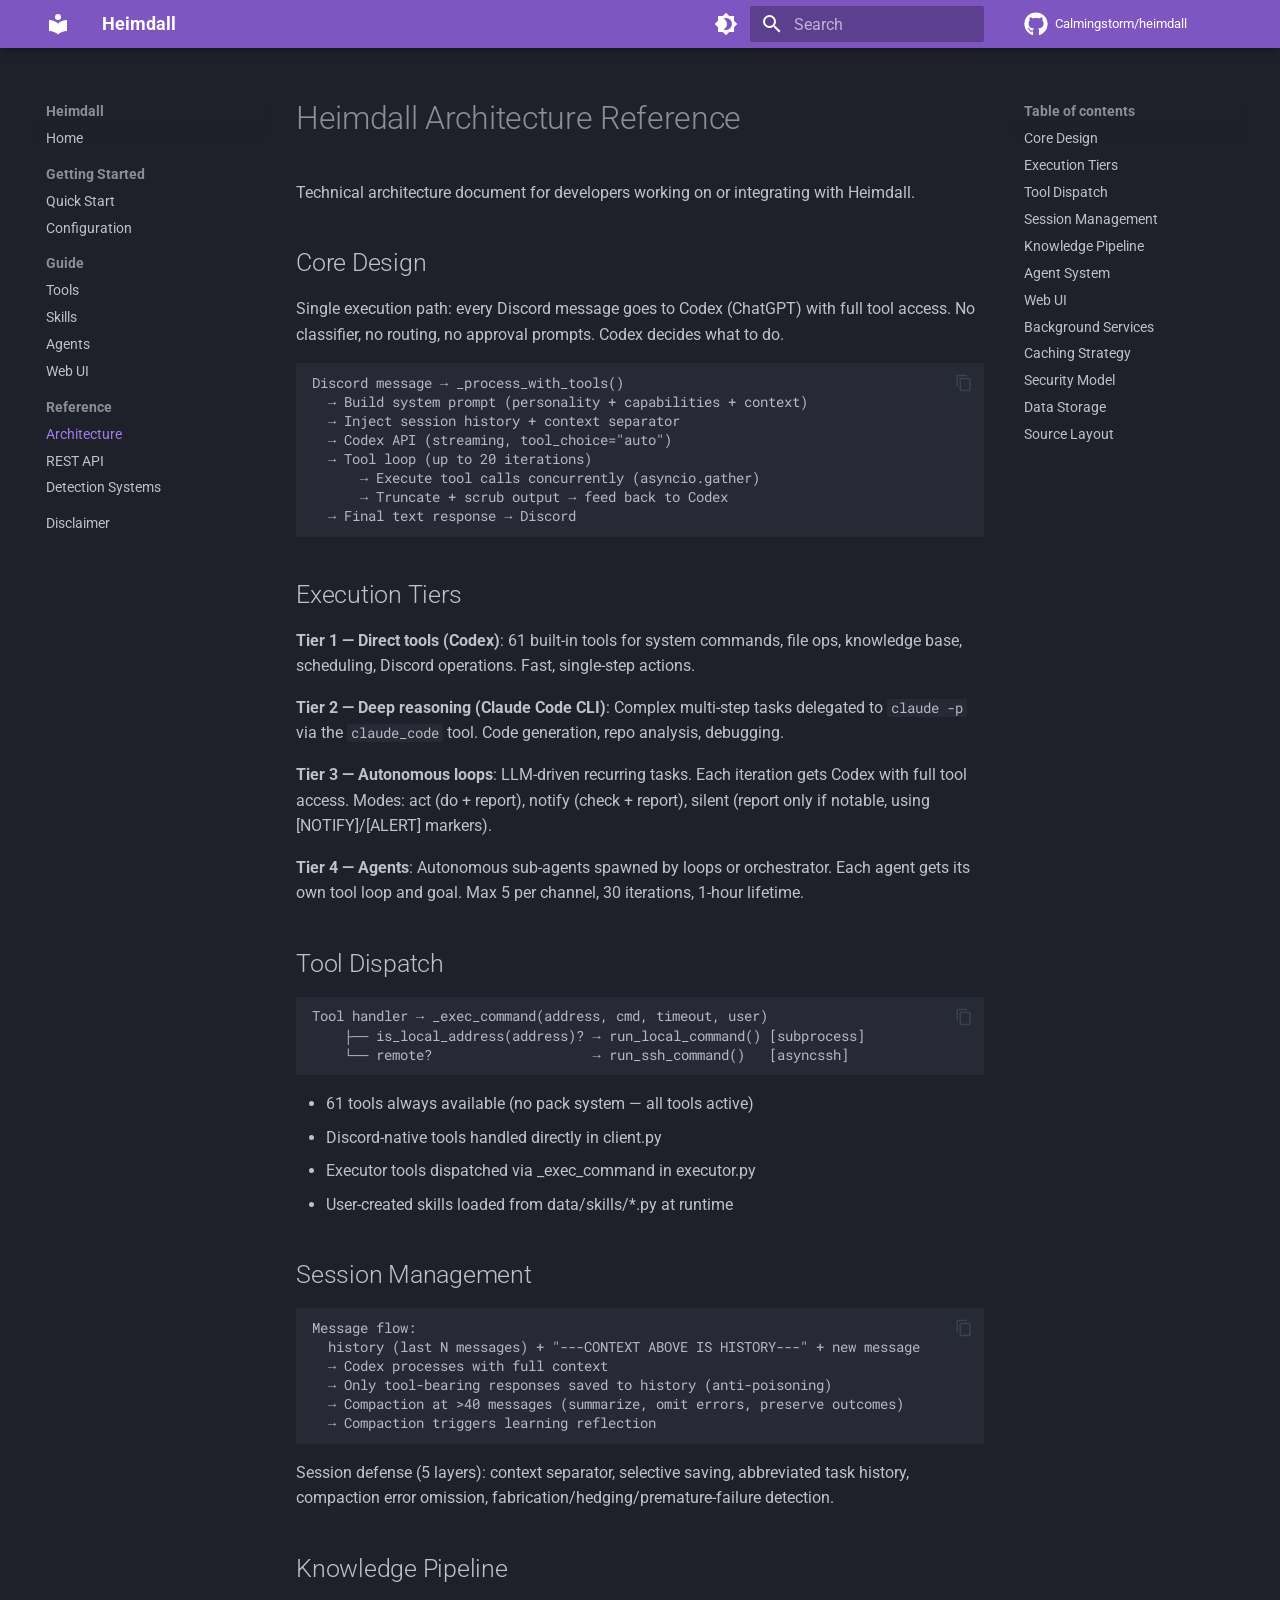
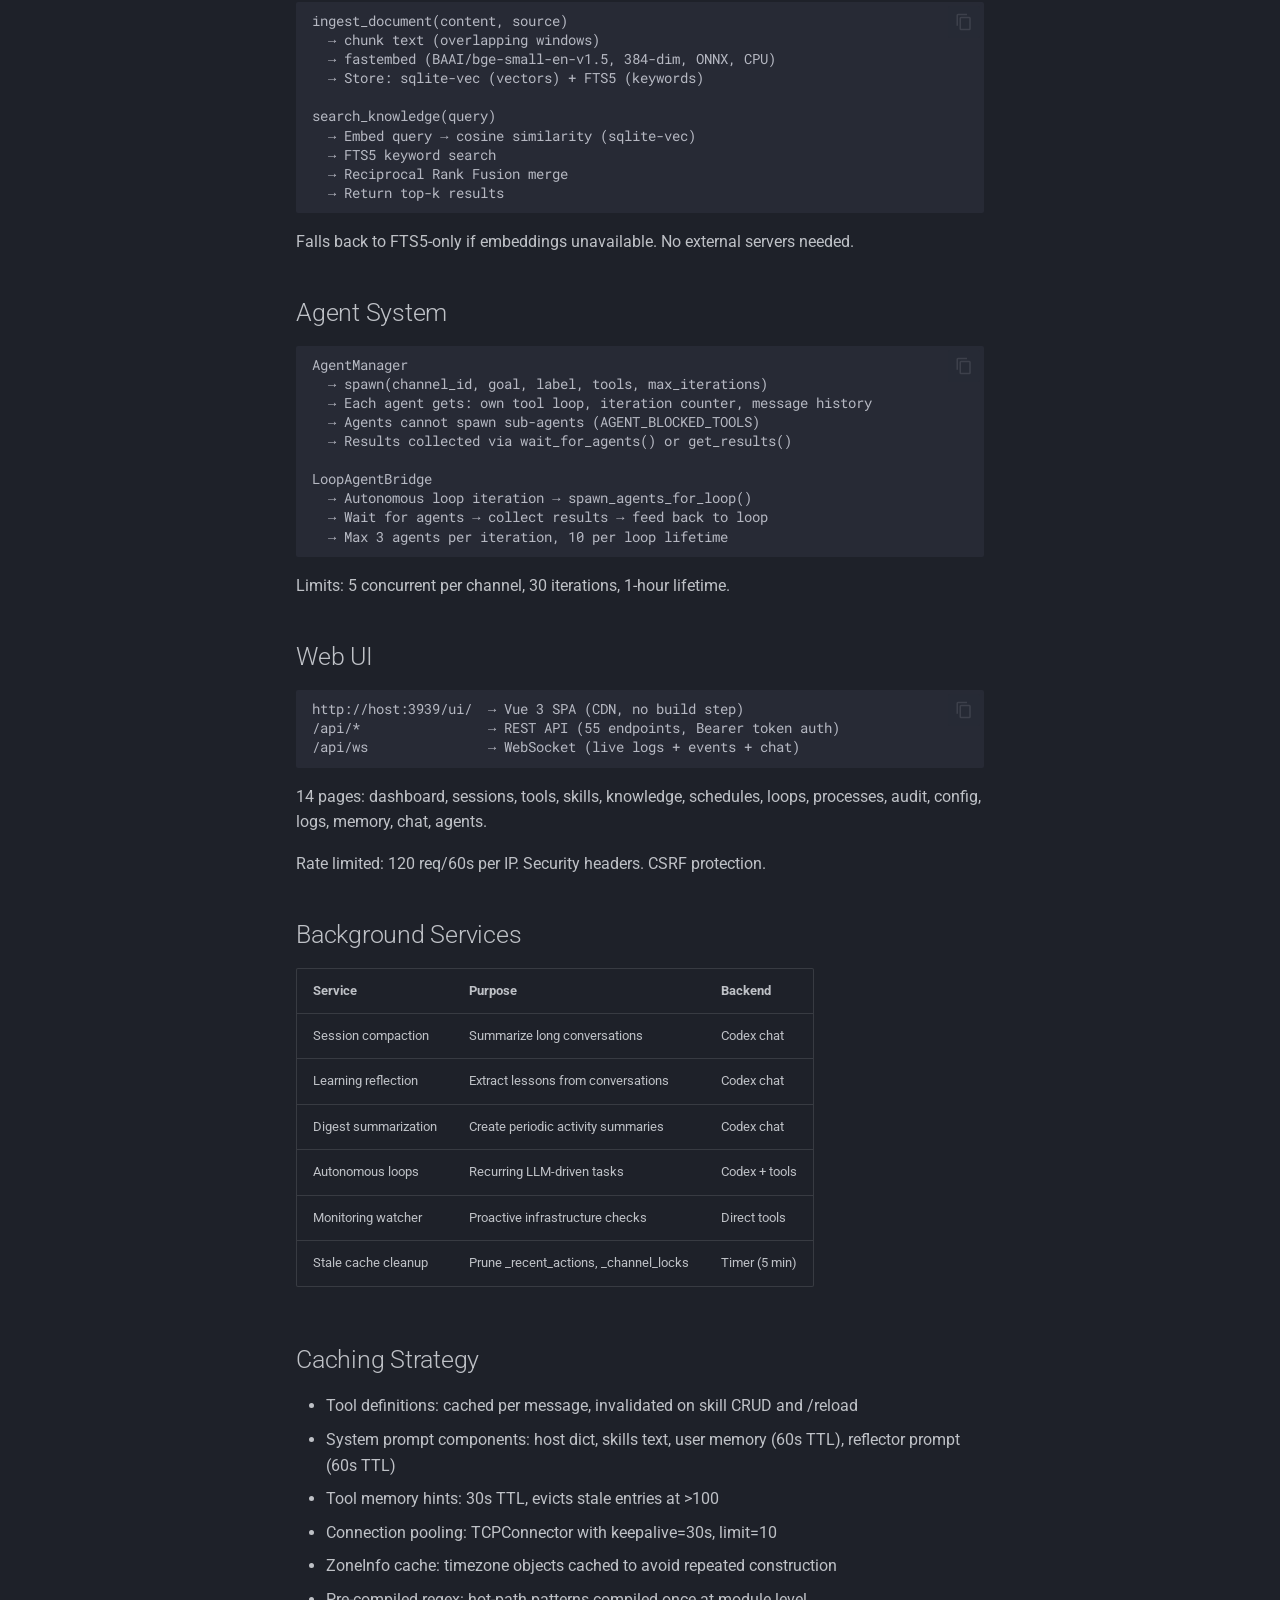
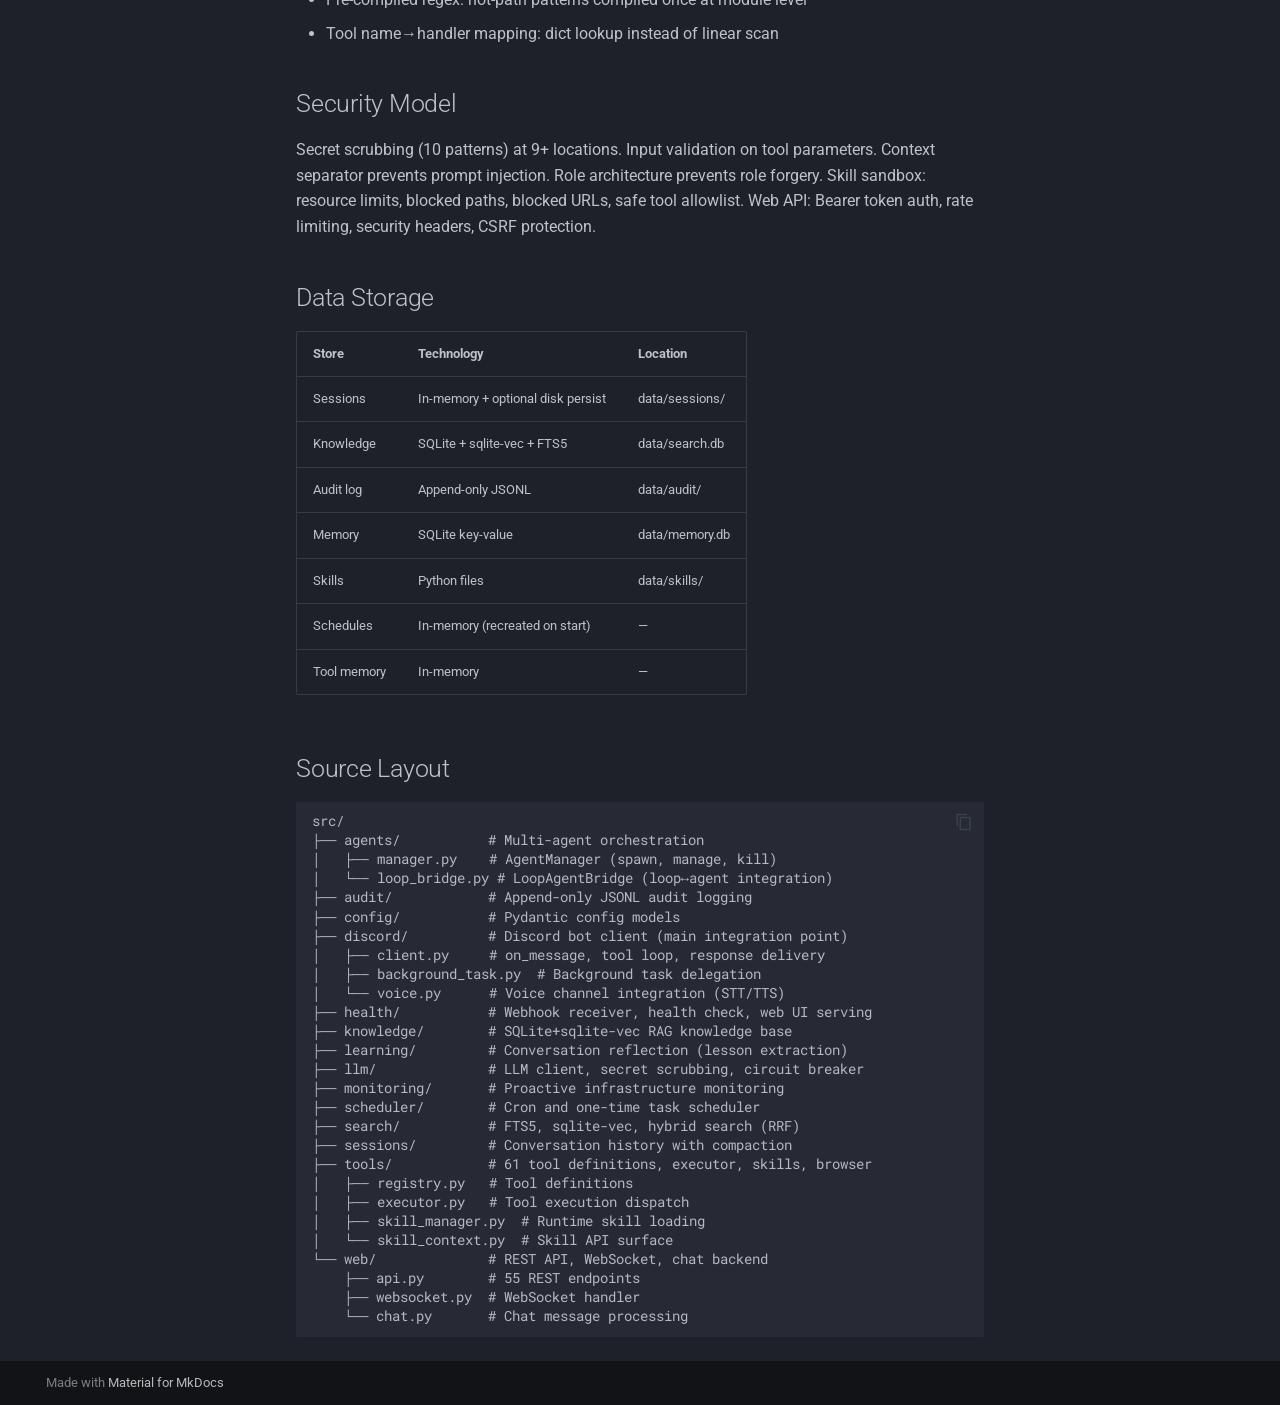
<file: architecture/index.html>
<!doctype html>
<html lang="en" class="no-js">
  <head>
    
      <meta charset="utf-8">
      <meta name="viewport" content="width=device-width,initial-scale=1">
      
        <meta name="description" content="Autonomous executor Discord bot powered by GPT-5.4">
      
      
      
        <link rel="canonical" href="https://calmingstorm.github.io/heimdall/architecture/">
      
      
        <link rel="prev" href="../web-ui/">
      
      
        <link rel="next" href="../api/">
      
      
        
      
      
      <link rel="icon" href="../assets/images/favicon.png">
      <meta name="generator" content="mkdocs-1.6.1, mkdocs-material-9.7.6">
    
    
      
        <title>Architecture - Heimdall</title>
      
    
    
      <link rel="stylesheet" href="../assets/stylesheets/main.484c7ddc.min.css">
      
        
        <link rel="stylesheet" href="../assets/stylesheets/palette.ab4e12ef.min.css">
      
      


    
    
      
    
    
      
        
        
        <link rel="preconnect" href="https://fonts.gstatic.com" crossorigin>
        <link rel="stylesheet" href="https://fonts.googleapis.com/css?family=Roboto:300,300i,400,400i,700,700i%7CRoboto+Mono:400,400i,700,700i&display=fallback">
        <style>:root{--md-text-font:"Roboto";--md-code-font:"Roboto Mono"}</style>
      
    
    
    <script>__md_scope=new URL("..",location),__md_hash=e=>[...e].reduce(((e,_)=>(e<<5)-e+_.charCodeAt(0)),0),__md_get=(e,_=localStorage,t=__md_scope)=>JSON.parse(_.getItem(t.pathname+"."+e)),__md_set=(e,_,t=localStorage,a=__md_scope)=>{try{t.setItem(a.pathname+"."+e,JSON.stringify(_))}catch(e){}}</script>
    
      

    
    
  </head>
  
  
    
    
      
    
    
    
    
    <body dir="ltr" data-md-color-scheme="slate" data-md-color-primary="deep-purple" data-md-color-accent="amber">
  
    
    <input class="md-toggle" data-md-toggle="drawer" type="checkbox" id="__drawer" autocomplete="off">
    <input class="md-toggle" data-md-toggle="search" type="checkbox" id="__search" autocomplete="off">
    <label class="md-overlay" for="__drawer"></label>
    <div data-md-component="skip">
      
        
        <a href="#heimdall-architecture-reference" class="md-skip">
          Skip to content
        </a>
      
    </div>
    <div data-md-component="announce">
      
    </div>
    
    
      

  

<header class="md-header md-header--shadow" data-md-component="header">
  <nav class="md-header__inner md-grid" aria-label="Header">
    <a href=".." title="Heimdall" class="md-header__button md-logo" aria-label="Heimdall" data-md-component="logo">
      
  
  <svg xmlns="http://www.w3.org/2000/svg" viewBox="0 0 24 24"><path d="M12 8a3 3 0 0 0 3-3 3 3 0 0 0-3-3 3 3 0 0 0-3 3 3 3 0 0 0 3 3m0 3.54C9.64 9.35 6.5 8 3 8v11c3.5 0 6.64 1.35 9 3.54 2.36-2.19 5.5-3.54 9-3.54V8c-3.5 0-6.64 1.35-9 3.54"/></svg>

    </a>
    <label class="md-header__button md-icon" for="__drawer">
      
      <svg xmlns="http://www.w3.org/2000/svg" viewBox="0 0 24 24"><path d="M3 6h18v2H3zm0 5h18v2H3zm0 5h18v2H3z"/></svg>
    </label>
    <div class="md-header__title" data-md-component="header-title">
      <div class="md-header__ellipsis">
        <div class="md-header__topic">
          <span class="md-ellipsis">
            Heimdall
          </span>
        </div>
        <div class="md-header__topic" data-md-component="header-topic">
          <span class="md-ellipsis">
            
              Architecture
            
          </span>
        </div>
      </div>
    </div>
    
      
        <form class="md-header__option" data-md-component="palette">
  
    
    
    
    <input class="md-option" data-md-color-media="" data-md-color-scheme="slate" data-md-color-primary="deep-purple" data-md-color-accent="amber"  aria-label="Switch to light mode"  type="radio" name="__palette" id="__palette_0">
    
      <label class="md-header__button md-icon" title="Switch to light mode" for="__palette_1" hidden>
        <svg xmlns="http://www.w3.org/2000/svg" viewBox="0 0 24 24"><path d="M12 18c-.89 0-1.74-.2-2.5-.55C11.56 16.5 13 14.42 13 12s-1.44-4.5-3.5-5.45C10.26 6.2 11.11 6 12 6a6 6 0 0 1 6 6 6 6 0 0 1-6 6m8-9.31V4h-4.69L12 .69 8.69 4H4v4.69L.69 12 4 15.31V20h4.69L12 23.31 15.31 20H20v-4.69L23.31 12z"/></svg>
      </label>
    
  
    
    
    
    <input class="md-option" data-md-color-media="" data-md-color-scheme="default" data-md-color-primary="deep-purple" data-md-color-accent="amber"  aria-label="Switch to dark mode"  type="radio" name="__palette" id="__palette_1">
    
      <label class="md-header__button md-icon" title="Switch to dark mode" for="__palette_0" hidden>
        <svg xmlns="http://www.w3.org/2000/svg" viewBox="0 0 24 24"><path d="M12 8a4 4 0 0 0-4 4 4 4 0 0 0 4 4 4 4 0 0 0 4-4 4 4 0 0 0-4-4m0 10a6 6 0 0 1-6-6 6 6 0 0 1 6-6 6 6 0 0 1 6 6 6 6 0 0 1-6 6m8-9.31V4h-4.69L12 .69 8.69 4H4v4.69L.69 12 4 15.31V20h4.69L12 23.31 15.31 20H20v-4.69L23.31 12z"/></svg>
      </label>
    
  
</form>
      
    
    
      <script>var palette=__md_get("__palette");if(palette&&palette.color){if("(prefers-color-scheme)"===palette.color.media){var media=matchMedia("(prefers-color-scheme: light)"),input=document.querySelector(media.matches?"[data-md-color-media='(prefers-color-scheme: light)']":"[data-md-color-media='(prefers-color-scheme: dark)']");palette.color.media=input.getAttribute("data-md-color-media"),palette.color.scheme=input.getAttribute("data-md-color-scheme"),palette.color.primary=input.getAttribute("data-md-color-primary"),palette.color.accent=input.getAttribute("data-md-color-accent")}for(var[key,value]of Object.entries(palette.color))document.body.setAttribute("data-md-color-"+key,value)}</script>
    
    
    
      
      
        <label class="md-header__button md-icon" for="__search">
          
          <svg xmlns="http://www.w3.org/2000/svg" viewBox="0 0 24 24"><path d="M9.5 3A6.5 6.5 0 0 1 16 9.5c0 1.61-.59 3.09-1.56 4.23l.27.27h.79l5 5-1.5 1.5-5-5v-.79l-.27-.27A6.52 6.52 0 0 1 9.5 16 6.5 6.5 0 0 1 3 9.5 6.5 6.5 0 0 1 9.5 3m0 2C7 5 5 7 5 9.5S7 14 9.5 14 14 12 14 9.5 12 5 9.5 5"/></svg>
        </label>
        <div class="md-search" data-md-component="search" role="dialog">
  <label class="md-search__overlay" for="__search"></label>
  <div class="md-search__inner" role="search">
    <form class="md-search__form" name="search">
      <input type="text" class="md-search__input" name="query" aria-label="Search" placeholder="Search" autocapitalize="off" autocorrect="off" autocomplete="off" spellcheck="false" data-md-component="search-query" required>
      <label class="md-search__icon md-icon" for="__search">
        
        <svg xmlns="http://www.w3.org/2000/svg" viewBox="0 0 24 24"><path d="M9.5 3A6.5 6.5 0 0 1 16 9.5c0 1.61-.59 3.09-1.56 4.23l.27.27h.79l5 5-1.5 1.5-5-5v-.79l-.27-.27A6.52 6.52 0 0 1 9.5 16 6.5 6.5 0 0 1 3 9.5 6.5 6.5 0 0 1 9.5 3m0 2C7 5 5 7 5 9.5S7 14 9.5 14 14 12 14 9.5 12 5 9.5 5"/></svg>
        
        <svg xmlns="http://www.w3.org/2000/svg" viewBox="0 0 24 24"><path d="M20 11v2H8l5.5 5.5-1.42 1.42L4.16 12l7.92-7.92L13.5 5.5 8 11z"/></svg>
      </label>
      <nav class="md-search__options" aria-label="Search">
        
        <button type="reset" class="md-search__icon md-icon" title="Clear" aria-label="Clear" tabindex="-1">
          
          <svg xmlns="http://www.w3.org/2000/svg" viewBox="0 0 24 24"><path d="M19 6.41 17.59 5 12 10.59 6.41 5 5 6.41 10.59 12 5 17.59 6.41 19 12 13.41 17.59 19 19 17.59 13.41 12z"/></svg>
        </button>
      </nav>
      
    </form>
    <div class="md-search__output">
      <div class="md-search__scrollwrap" tabindex="0" data-md-scrollfix>
        <div class="md-search-result" data-md-component="search-result">
          <div class="md-search-result__meta">
            Initializing search
          </div>
          <ol class="md-search-result__list" role="presentation"></ol>
        </div>
      </div>
    </div>
  </div>
</div>
      
    
    
      <div class="md-header__source">
        <a href="https://github.com/Calmingstorm/heimdall" title="Go to repository" class="md-source" data-md-component="source">
  <div class="md-source__icon md-icon">
    
    <svg xmlns="http://www.w3.org/2000/svg" viewBox="0 0 512 512"><!--! Font Awesome Free 7.1.0 by @fontawesome - https://fontawesome.com License - https://fontawesome.com/license/free (Icons: CC BY 4.0, Fonts: SIL OFL 1.1, Code: MIT License) Copyright 2025 Fonticons, Inc.--><path d="M173.9 397.4c0 2-2.3 3.6-5.2 3.6-3.3.3-5.6-1.3-5.6-3.6 0-2 2.3-3.6 5.2-3.6 3-.3 5.6 1.3 5.6 3.6m-31.1-4.5c-.7 2 1.3 4.3 4.3 4.9 2.6 1 5.6 0 6.2-2s-1.3-4.3-4.3-5.2c-2.6-.7-5.5.3-6.2 2.3m44.2-1.7c-2.9.7-4.9 2.6-4.6 4.9.3 2 2.9 3.3 5.9 2.6 2.9-.7 4.9-2.6 4.6-4.6-.3-1.9-3-3.2-5.9-2.9M252.8 8C114.1 8 8 113.3 8 252c0 110.9 69.8 205.8 169.5 239.2 12.8 2.3 17.3-5.6 17.3-12.1 0-6.2-.3-40.4-.3-61.4 0 0-70 15-84.7-29.8 0 0-11.4-29.1-27.8-36.6 0 0-22.9-15.7 1.6-15.4 0 0 24.9 2 38.6 25.8 21.9 38.6 58.6 27.5 72.9 20.9 2.3-16 8.8-27.1 16-33.7-55.9-6.2-112.3-14.3-112.3-110.5 0-27.5 7.6-41.3 23.6-58.9-2.6-6.5-11.1-33.3 2.6-67.9 20.9-6.5 69 27 69 27 20-5.6 41.5-8.5 62.8-8.5s42.8 2.9 62.8 8.5c0 0 48.1-33.6 69-27 13.7 34.7 5.2 61.4 2.6 67.9 16 17.7 25.8 31.5 25.8 58.9 0 96.5-58.9 104.2-114.8 110.5 9.2 7.9 17 22.9 17 46.4 0 33.7-.3 75.4-.3 83.6 0 6.5 4.6 14.4 17.3 12.1C436.2 457.8 504 362.9 504 252 504 113.3 391.5 8 252.8 8M105.2 352.9c-1.3 1-1 3.3.7 5.2 1.6 1.6 3.9 2.3 5.2 1 1.3-1 1-3.3-.7-5.2-1.6-1.6-3.9-2.3-5.2-1m-10.8-8.1c-.7 1.3.3 2.9 2.3 3.9 1.6 1 3.6.7 4.3-.7.7-1.3-.3-2.9-2.3-3.9-2-.6-3.6-.3-4.3.7m32.4 35.6c-1.6 1.3-1 4.3 1.3 6.2 2.3 2.3 5.2 2.6 6.5 1 1.3-1.3.7-4.3-1.3-6.2-2.2-2.3-5.2-2.6-6.5-1m-11.4-14.7c-1.6 1-1.6 3.6 0 5.9s4.3 3.3 5.6 2.3c1.6-1.3 1.6-3.9 0-6.2-1.4-2.3-4-3.3-5.6-2"/></svg>
  </div>
  <div class="md-source__repository">
    Calmingstorm/heimdall
  </div>
</a>
      </div>
    
  </nav>
  
</header>
    
    <div class="md-container" data-md-component="container">
      
      
        
          
        
      
      <main class="md-main" data-md-component="main">
        <div class="md-main__inner md-grid">
          
            
              
              <div class="md-sidebar md-sidebar--primary" data-md-component="sidebar" data-md-type="navigation" >
                <div class="md-sidebar__scrollwrap">
                  <div class="md-sidebar__inner">
                    



<nav class="md-nav md-nav--primary" aria-label="Navigation" data-md-level="0">
  <label class="md-nav__title" for="__drawer">
    <a href=".." title="Heimdall" class="md-nav__button md-logo" aria-label="Heimdall" data-md-component="logo">
      
  
  <svg xmlns="http://www.w3.org/2000/svg" viewBox="0 0 24 24"><path d="M12 8a3 3 0 0 0 3-3 3 3 0 0 0-3-3 3 3 0 0 0-3 3 3 3 0 0 0 3 3m0 3.54C9.64 9.35 6.5 8 3 8v11c3.5 0 6.64 1.35 9 3.54 2.36-2.19 5.5-3.54 9-3.54V8c-3.5 0-6.64 1.35-9 3.54"/></svg>

    </a>
    Heimdall
  </label>
  
    <div class="md-nav__source">
      <a href="https://github.com/Calmingstorm/heimdall" title="Go to repository" class="md-source" data-md-component="source">
  <div class="md-source__icon md-icon">
    
    <svg xmlns="http://www.w3.org/2000/svg" viewBox="0 0 512 512"><!--! Font Awesome Free 7.1.0 by @fontawesome - https://fontawesome.com License - https://fontawesome.com/license/free (Icons: CC BY 4.0, Fonts: SIL OFL 1.1, Code: MIT License) Copyright 2025 Fonticons, Inc.--><path d="M173.9 397.4c0 2-2.3 3.6-5.2 3.6-3.3.3-5.6-1.3-5.6-3.6 0-2 2.3-3.6 5.2-3.6 3-.3 5.6 1.3 5.6 3.6m-31.1-4.5c-.7 2 1.3 4.3 4.3 4.9 2.6 1 5.6 0 6.2-2s-1.3-4.3-4.3-5.2c-2.6-.7-5.5.3-6.2 2.3m44.2-1.7c-2.9.7-4.9 2.6-4.6 4.9.3 2 2.9 3.3 5.9 2.6 2.9-.7 4.9-2.6 4.6-4.6-.3-1.9-3-3.2-5.9-2.9M252.8 8C114.1 8 8 113.3 8 252c0 110.9 69.8 205.8 169.5 239.2 12.8 2.3 17.3-5.6 17.3-12.1 0-6.2-.3-40.4-.3-61.4 0 0-70 15-84.7-29.8 0 0-11.4-29.1-27.8-36.6 0 0-22.9-15.7 1.6-15.4 0 0 24.9 2 38.6 25.8 21.9 38.6 58.6 27.5 72.9 20.9 2.3-16 8.8-27.1 16-33.7-55.9-6.2-112.3-14.3-112.3-110.5 0-27.5 7.6-41.3 23.6-58.9-2.6-6.5-11.1-33.3 2.6-67.9 20.9-6.5 69 27 69 27 20-5.6 41.5-8.5 62.8-8.5s42.8 2.9 62.8 8.5c0 0 48.1-33.6 69-27 13.7 34.7 5.2 61.4 2.6 67.9 16 17.7 25.8 31.5 25.8 58.9 0 96.5-58.9 104.2-114.8 110.5 9.2 7.9 17 22.9 17 46.4 0 33.7-.3 75.4-.3 83.6 0 6.5 4.6 14.4 17.3 12.1C436.2 457.8 504 362.9 504 252 504 113.3 391.5 8 252.8 8M105.2 352.9c-1.3 1-1 3.3.7 5.2 1.6 1.6 3.9 2.3 5.2 1 1.3-1 1-3.3-.7-5.2-1.6-1.6-3.9-2.3-5.2-1m-10.8-8.1c-.7 1.3.3 2.9 2.3 3.9 1.6 1 3.6.7 4.3-.7.7-1.3-.3-2.9-2.3-3.9-2-.6-3.6-.3-4.3.7m32.4 35.6c-1.6 1.3-1 4.3 1.3 6.2 2.3 2.3 5.2 2.6 6.5 1 1.3-1.3.7-4.3-1.3-6.2-2.2-2.3-5.2-2.6-6.5-1m-11.4-14.7c-1.6 1-1.6 3.6 0 5.9s4.3 3.3 5.6 2.3c1.6-1.3 1.6-3.9 0-6.2-1.4-2.3-4-3.3-5.6-2"/></svg>
  </div>
  <div class="md-source__repository">
    Calmingstorm/heimdall
  </div>
</a>
    </div>
  
  <ul class="md-nav__list" data-md-scrollfix>
    
      
      
  
  
  
  
    <li class="md-nav__item">
      <a href=".." class="md-nav__link">
        
  
  
  <span class="md-ellipsis">
    
  
    Home
  

    
  </span>
  
  

      </a>
    </li>
  

    
      
      
  
  
  
  
    
    
    
    
      
        
        
      
    
    
    <li class="md-nav__item md-nav__item--section md-nav__item--nested">
      
        
        
          
        
        <input class="md-nav__toggle md-toggle md-toggle--indeterminate" type="checkbox" id="__nav_2" >
        
          
          <label class="md-nav__link" for="__nav_2" id="__nav_2_label" tabindex="">
            
  
  
  <span class="md-ellipsis">
    
  
    Getting Started
  

    
  </span>
  
  

            <span class="md-nav__icon md-icon"></span>
          </label>
        
        <nav class="md-nav" data-md-level="1" aria-labelledby="__nav_2_label" aria-expanded="false">
          <label class="md-nav__title" for="__nav_2">
            <span class="md-nav__icon md-icon"></span>
            
  
    Getting Started
  

          </label>
          <ul class="md-nav__list" data-md-scrollfix>
            
              
                
  
  
  
  
    <li class="md-nav__item">
      <a href="../getting-started/" class="md-nav__link">
        
  
  
  <span class="md-ellipsis">
    
  
    Quick Start
  

    
  </span>
  
  

      </a>
    </li>
  

              
            
              
                
  
  
  
  
    <li class="md-nav__item">
      <a href="../configuration/" class="md-nav__link">
        
  
  
  <span class="md-ellipsis">
    
  
    Configuration
  

    
  </span>
  
  

      </a>
    </li>
  

              
            
          </ul>
        </nav>
      
    </li>
  

    
      
      
  
  
  
  
    
    
    
    
      
        
        
      
    
    
    <li class="md-nav__item md-nav__item--section md-nav__item--nested">
      
        
        
          
        
        <input class="md-nav__toggle md-toggle md-toggle--indeterminate" type="checkbox" id="__nav_3" >
        
          
          <label class="md-nav__link" for="__nav_3" id="__nav_3_label" tabindex="">
            
  
  
  <span class="md-ellipsis">
    
  
    Guide
  

    
  </span>
  
  

            <span class="md-nav__icon md-icon"></span>
          </label>
        
        <nav class="md-nav" data-md-level="1" aria-labelledby="__nav_3_label" aria-expanded="false">
          <label class="md-nav__title" for="__nav_3">
            <span class="md-nav__icon md-icon"></span>
            
  
    Guide
  

          </label>
          <ul class="md-nav__list" data-md-scrollfix>
            
              
                
  
  
  
  
    <li class="md-nav__item">
      <a href="../tools/" class="md-nav__link">
        
  
  
  <span class="md-ellipsis">
    
  
    Tools
  

    
  </span>
  
  

      </a>
    </li>
  

              
            
              
                
  
  
  
  
    <li class="md-nav__item">
      <a href="../skills/" class="md-nav__link">
        
  
  
  <span class="md-ellipsis">
    
  
    Skills
  

    
  </span>
  
  

      </a>
    </li>
  

              
            
              
                
  
  
  
  
    <li class="md-nav__item">
      <a href="../agents/" class="md-nav__link">
        
  
  
  <span class="md-ellipsis">
    
  
    Agents
  

    
  </span>
  
  

      </a>
    </li>
  

              
            
              
                
  
  
  
  
    <li class="md-nav__item">
      <a href="../web-ui/" class="md-nav__link">
        
  
  
  <span class="md-ellipsis">
    
  
    Web UI
  

    
  </span>
  
  

      </a>
    </li>
  

              
            
          </ul>
        </nav>
      
    </li>
  

    
      
      
  
  
    
  
  
  
    
    
    
    
      
        
        
      
    
    
    <li class="md-nav__item md-nav__item--active md-nav__item--section md-nav__item--nested">
      
        
        
        <input class="md-nav__toggle md-toggle " type="checkbox" id="__nav_4" checked>
        
          
          <label class="md-nav__link" for="__nav_4" id="__nav_4_label" tabindex="">
            
  
  
  <span class="md-ellipsis">
    
  
    Reference
  

    
  </span>
  
  

            <span class="md-nav__icon md-icon"></span>
          </label>
        
        <nav class="md-nav" data-md-level="1" aria-labelledby="__nav_4_label" aria-expanded="true">
          <label class="md-nav__title" for="__nav_4">
            <span class="md-nav__icon md-icon"></span>
            
  
    Reference
  

          </label>
          <ul class="md-nav__list" data-md-scrollfix>
            
              
                
  
  
    
  
  
  
    <li class="md-nav__item md-nav__item--active">
      
      <input class="md-nav__toggle md-toggle" type="checkbox" id="__toc">
      
      
        
      
      
        <label class="md-nav__link md-nav__link--active" for="__toc">
          
  
  
  <span class="md-ellipsis">
    
  
    Architecture
  

    
  </span>
  
  

          <span class="md-nav__icon md-icon"></span>
        </label>
      
      <a href="./" class="md-nav__link md-nav__link--active">
        
  
  
  <span class="md-ellipsis">
    
  
    Architecture
  

    
  </span>
  
  

      </a>
      
        

<nav class="md-nav md-nav--secondary" aria-label="Table of contents">
  
  
  
    
  
  
    <label class="md-nav__title" for="__toc">
      <span class="md-nav__icon md-icon"></span>
      Table of contents
    </label>
    <ul class="md-nav__list" data-md-component="toc" data-md-scrollfix>
      
        <li class="md-nav__item">
  <a href="#core-design" class="md-nav__link">
    <span class="md-ellipsis">
      
        Core Design
      
    </span>
  </a>
  
</li>
      
        <li class="md-nav__item">
  <a href="#execution-tiers" class="md-nav__link">
    <span class="md-ellipsis">
      
        Execution Tiers
      
    </span>
  </a>
  
</li>
      
        <li class="md-nav__item">
  <a href="#tool-dispatch" class="md-nav__link">
    <span class="md-ellipsis">
      
        Tool Dispatch
      
    </span>
  </a>
  
</li>
      
        <li class="md-nav__item">
  <a href="#session-management" class="md-nav__link">
    <span class="md-ellipsis">
      
        Session Management
      
    </span>
  </a>
  
</li>
      
        <li class="md-nav__item">
  <a href="#knowledge-pipeline" class="md-nav__link">
    <span class="md-ellipsis">
      
        Knowledge Pipeline
      
    </span>
  </a>
  
</li>
      
        <li class="md-nav__item">
  <a href="#agent-system" class="md-nav__link">
    <span class="md-ellipsis">
      
        Agent System
      
    </span>
  </a>
  
</li>
      
        <li class="md-nav__item">
  <a href="#web-ui" class="md-nav__link">
    <span class="md-ellipsis">
      
        Web UI
      
    </span>
  </a>
  
</li>
      
        <li class="md-nav__item">
  <a href="#background-services" class="md-nav__link">
    <span class="md-ellipsis">
      
        Background Services
      
    </span>
  </a>
  
</li>
      
        <li class="md-nav__item">
  <a href="#caching-strategy" class="md-nav__link">
    <span class="md-ellipsis">
      
        Caching Strategy
      
    </span>
  </a>
  
</li>
      
        <li class="md-nav__item">
  <a href="#security-model" class="md-nav__link">
    <span class="md-ellipsis">
      
        Security Model
      
    </span>
  </a>
  
</li>
      
        <li class="md-nav__item">
  <a href="#data-storage" class="md-nav__link">
    <span class="md-ellipsis">
      
        Data Storage
      
    </span>
  </a>
  
</li>
      
        <li class="md-nav__item">
  <a href="#source-layout" class="md-nav__link">
    <span class="md-ellipsis">
      
        Source Layout
      
    </span>
  </a>
  
</li>
      
    </ul>
  
</nav>
      
    </li>
  

              
            
              
                
  
  
  
  
    <li class="md-nav__item">
      <a href="../api/" class="md-nav__link">
        
  
  
  <span class="md-ellipsis">
    
  
    REST API
  

    
  </span>
  
  

      </a>
    </li>
  

              
            
              
                
  
  
  
  
    <li class="md-nav__item">
      <a href="../detection/" class="md-nav__link">
        
  
  
  <span class="md-ellipsis">
    
  
    Detection Systems
  

    
  </span>
  
  

      </a>
    </li>
  

              
            
          </ul>
        </nav>
      
    </li>
  

    
      
      
  
  
  
  
    <li class="md-nav__item">
      <a href="../disclaimer/" class="md-nav__link">
        
  
  
  <span class="md-ellipsis">
    
  
    Disclaimer
  

    
  </span>
  
  

      </a>
    </li>
  

    
  </ul>
</nav>
                  </div>
                </div>
              </div>
            
            
              
              <div class="md-sidebar md-sidebar--secondary" data-md-component="sidebar" data-md-type="toc" >
                <div class="md-sidebar__scrollwrap">
                  <div class="md-sidebar__inner">
                    

<nav class="md-nav md-nav--secondary" aria-label="Table of contents">
  
  
  
    
  
  
    <label class="md-nav__title" for="__toc">
      <span class="md-nav__icon md-icon"></span>
      Table of contents
    </label>
    <ul class="md-nav__list" data-md-component="toc" data-md-scrollfix>
      
        <li class="md-nav__item">
  <a href="#core-design" class="md-nav__link">
    <span class="md-ellipsis">
      
        Core Design
      
    </span>
  </a>
  
</li>
      
        <li class="md-nav__item">
  <a href="#execution-tiers" class="md-nav__link">
    <span class="md-ellipsis">
      
        Execution Tiers
      
    </span>
  </a>
  
</li>
      
        <li class="md-nav__item">
  <a href="#tool-dispatch" class="md-nav__link">
    <span class="md-ellipsis">
      
        Tool Dispatch
      
    </span>
  </a>
  
</li>
      
        <li class="md-nav__item">
  <a href="#session-management" class="md-nav__link">
    <span class="md-ellipsis">
      
        Session Management
      
    </span>
  </a>
  
</li>
      
        <li class="md-nav__item">
  <a href="#knowledge-pipeline" class="md-nav__link">
    <span class="md-ellipsis">
      
        Knowledge Pipeline
      
    </span>
  </a>
  
</li>
      
        <li class="md-nav__item">
  <a href="#agent-system" class="md-nav__link">
    <span class="md-ellipsis">
      
        Agent System
      
    </span>
  </a>
  
</li>
      
        <li class="md-nav__item">
  <a href="#web-ui" class="md-nav__link">
    <span class="md-ellipsis">
      
        Web UI
      
    </span>
  </a>
  
</li>
      
        <li class="md-nav__item">
  <a href="#background-services" class="md-nav__link">
    <span class="md-ellipsis">
      
        Background Services
      
    </span>
  </a>
  
</li>
      
        <li class="md-nav__item">
  <a href="#caching-strategy" class="md-nav__link">
    <span class="md-ellipsis">
      
        Caching Strategy
      
    </span>
  </a>
  
</li>
      
        <li class="md-nav__item">
  <a href="#security-model" class="md-nav__link">
    <span class="md-ellipsis">
      
        Security Model
      
    </span>
  </a>
  
</li>
      
        <li class="md-nav__item">
  <a href="#data-storage" class="md-nav__link">
    <span class="md-ellipsis">
      
        Data Storage
      
    </span>
  </a>
  
</li>
      
        <li class="md-nav__item">
  <a href="#source-layout" class="md-nav__link">
    <span class="md-ellipsis">
      
        Source Layout
      
    </span>
  </a>
  
</li>
      
    </ul>
  
</nav>
                  </div>
                </div>
              </div>
            
          
          
            <div class="md-content" data-md-component="content">
              
              <article class="md-content__inner md-typeset">
                
                  


  
  


<h1 id="heimdall-architecture-reference">Heimdall Architecture Reference<a class="headerlink" href="#heimdall-architecture-reference" title="Permanent link">&para;</a></h1>
<p>Technical architecture document for developers working on or integrating with Heimdall.</p>
<h2 id="core-design">Core Design<a class="headerlink" href="#core-design" title="Permanent link">&para;</a></h2>
<p>Single execution path: every Discord message goes to Codex (ChatGPT) with full tool
access. No classifier, no routing, no approval prompts. Codex decides what to do.</p>
<div class="highlight"><pre><span></span><code><a id="__codelineno-0-1" name="__codelineno-0-1" href="#__codelineno-0-1"></a>Discord message → _process_with_tools()
<a id="__codelineno-0-2" name="__codelineno-0-2" href="#__codelineno-0-2"></a>  → Build system prompt (personality + capabilities + context)
<a id="__codelineno-0-3" name="__codelineno-0-3" href="#__codelineno-0-3"></a>  → Inject session history + context separator
<a id="__codelineno-0-4" name="__codelineno-0-4" href="#__codelineno-0-4"></a>  → Codex API (streaming, tool_choice=&quot;auto&quot;)
<a id="__codelineno-0-5" name="__codelineno-0-5" href="#__codelineno-0-5"></a>  → Tool loop (up to 20 iterations)
<a id="__codelineno-0-6" name="__codelineno-0-6" href="#__codelineno-0-6"></a>      → Execute tool calls concurrently (asyncio.gather)
<a id="__codelineno-0-7" name="__codelineno-0-7" href="#__codelineno-0-7"></a>      → Truncate + scrub output → feed back to Codex
<a id="__codelineno-0-8" name="__codelineno-0-8" href="#__codelineno-0-8"></a>  → Final text response → Discord
</code></pre></div>
<h2 id="execution-tiers">Execution Tiers<a class="headerlink" href="#execution-tiers" title="Permanent link">&para;</a></h2>
<p><strong>Tier 1 — Direct tools (Codex)</strong>: 61 built-in tools for system commands, file ops,
knowledge base, scheduling, Discord operations. Fast, single-step actions.</p>
<p><strong>Tier 2 — Deep reasoning (Claude Code CLI)</strong>: Complex multi-step tasks delegated to
<code>claude -p</code> via the <code>claude_code</code> tool. Code generation, repo analysis, debugging.</p>
<p><strong>Tier 3 — Autonomous loops</strong>: LLM-driven recurring tasks. Each iteration gets Codex
with full tool access. Modes: act (do + report), notify (check + report), silent
(report only if notable, using [NOTIFY]/[ALERT] markers).</p>
<p><strong>Tier 4 — Agents</strong>: Autonomous sub-agents spawned by loops or orchestrator. Each agent
gets its own tool loop and goal. Max 5 per channel, 30 iterations, 1-hour lifetime.</p>
<h2 id="tool-dispatch">Tool Dispatch<a class="headerlink" href="#tool-dispatch" title="Permanent link">&para;</a></h2>
<div class="highlight"><pre><span></span><code><a id="__codelineno-1-1" name="__codelineno-1-1" href="#__codelineno-1-1"></a>Tool handler → _exec_command(address, cmd, timeout, user)
<a id="__codelineno-1-2" name="__codelineno-1-2" href="#__codelineno-1-2"></a>    ├── is_local_address(address)? → run_local_command() [subprocess]
<a id="__codelineno-1-3" name="__codelineno-1-3" href="#__codelineno-1-3"></a>    └── remote?                    → run_ssh_command()   [asyncssh]
</code></pre></div>
<ul>
<li>61 tools always available (no pack system — all tools active)</li>
<li>Discord-native tools handled directly in client.py</li>
<li>Executor tools dispatched via _exec_command in executor.py</li>
<li>User-created skills loaded from data/skills/*.py at runtime</li>
</ul>
<h2 id="session-management">Session Management<a class="headerlink" href="#session-management" title="Permanent link">&para;</a></h2>
<div class="highlight"><pre><span></span><code><a id="__codelineno-2-1" name="__codelineno-2-1" href="#__codelineno-2-1"></a>Message flow:
<a id="__codelineno-2-2" name="__codelineno-2-2" href="#__codelineno-2-2"></a>  history (last N messages) + &quot;---CONTEXT ABOVE IS HISTORY---&quot; + new message
<a id="__codelineno-2-3" name="__codelineno-2-3" href="#__codelineno-2-3"></a>  → Codex processes with full context
<a id="__codelineno-2-4" name="__codelineno-2-4" href="#__codelineno-2-4"></a>  → Only tool-bearing responses saved to history (anti-poisoning)
<a id="__codelineno-2-5" name="__codelineno-2-5" href="#__codelineno-2-5"></a>  → Compaction at &gt;40 messages (summarize, omit errors, preserve outcomes)
<a id="__codelineno-2-6" name="__codelineno-2-6" href="#__codelineno-2-6"></a>  → Compaction triggers learning reflection
</code></pre></div>
<p>Session defense (5 layers): context separator, selective saving, abbreviated task history,
compaction error omission, fabrication/hedging/premature-failure detection.</p>
<h2 id="knowledge-pipeline">Knowledge Pipeline<a class="headerlink" href="#knowledge-pipeline" title="Permanent link">&para;</a></h2>
<div class="highlight"><pre><span></span><code><a id="__codelineno-3-1" name="__codelineno-3-1" href="#__codelineno-3-1"></a>ingest_document(content, source)
<a id="__codelineno-3-2" name="__codelineno-3-2" href="#__codelineno-3-2"></a>  → chunk text (overlapping windows)
<a id="__codelineno-3-3" name="__codelineno-3-3" href="#__codelineno-3-3"></a>  → fastembed (BAAI/bge-small-en-v1.5, 384-dim, ONNX, CPU)
<a id="__codelineno-3-4" name="__codelineno-3-4" href="#__codelineno-3-4"></a>  → Store: sqlite-vec (vectors) + FTS5 (keywords)
<a id="__codelineno-3-5" name="__codelineno-3-5" href="#__codelineno-3-5"></a>
<a id="__codelineno-3-6" name="__codelineno-3-6" href="#__codelineno-3-6"></a>search_knowledge(query)
<a id="__codelineno-3-7" name="__codelineno-3-7" href="#__codelineno-3-7"></a>  → Embed query → cosine similarity (sqlite-vec)
<a id="__codelineno-3-8" name="__codelineno-3-8" href="#__codelineno-3-8"></a>  → FTS5 keyword search
<a id="__codelineno-3-9" name="__codelineno-3-9" href="#__codelineno-3-9"></a>  → Reciprocal Rank Fusion merge
<a id="__codelineno-3-10" name="__codelineno-3-10" href="#__codelineno-3-10"></a>  → Return top-k results
</code></pre></div>
<p>Falls back to FTS5-only if embeddings unavailable. No external servers needed.</p>
<h2 id="agent-system">Agent System<a class="headerlink" href="#agent-system" title="Permanent link">&para;</a></h2>
<div class="highlight"><pre><span></span><code><a id="__codelineno-4-1" name="__codelineno-4-1" href="#__codelineno-4-1"></a>AgentManager
<a id="__codelineno-4-2" name="__codelineno-4-2" href="#__codelineno-4-2"></a>  → spawn(channel_id, goal, label, tools, max_iterations)
<a id="__codelineno-4-3" name="__codelineno-4-3" href="#__codelineno-4-3"></a>  → Each agent gets: own tool loop, iteration counter, message history
<a id="__codelineno-4-4" name="__codelineno-4-4" href="#__codelineno-4-4"></a>  → Agents cannot spawn sub-agents (AGENT_BLOCKED_TOOLS)
<a id="__codelineno-4-5" name="__codelineno-4-5" href="#__codelineno-4-5"></a>  → Results collected via wait_for_agents() or get_results()
<a id="__codelineno-4-6" name="__codelineno-4-6" href="#__codelineno-4-6"></a>
<a id="__codelineno-4-7" name="__codelineno-4-7" href="#__codelineno-4-7"></a>LoopAgentBridge
<a id="__codelineno-4-8" name="__codelineno-4-8" href="#__codelineno-4-8"></a>  → Autonomous loop iteration → spawn_agents_for_loop()
<a id="__codelineno-4-9" name="__codelineno-4-9" href="#__codelineno-4-9"></a>  → Wait for agents → collect results → feed back to loop
<a id="__codelineno-4-10" name="__codelineno-4-10" href="#__codelineno-4-10"></a>  → Max 3 agents per iteration, 10 per loop lifetime
</code></pre></div>
<p>Limits: 5 concurrent per channel, 30 iterations, 1-hour lifetime.</p>
<h2 id="web-ui">Web UI<a class="headerlink" href="#web-ui" title="Permanent link">&para;</a></h2>
<div class="highlight"><pre><span></span><code><a id="__codelineno-5-1" name="__codelineno-5-1" href="#__codelineno-5-1"></a>http://host:3939/ui/  → Vue 3 SPA (CDN, no build step)
<a id="__codelineno-5-2" name="__codelineno-5-2" href="#__codelineno-5-2"></a>/api/*                → REST API (55 endpoints, Bearer token auth)
<a id="__codelineno-5-3" name="__codelineno-5-3" href="#__codelineno-5-3"></a>/api/ws               → WebSocket (live logs + events + chat)
</code></pre></div>
<p>14 pages: dashboard, sessions, tools, skills, knowledge, schedules, loops,
processes, audit, config, logs, memory, chat, agents.</p>
<p>Rate limited: 120 req/60s per IP. Security headers. CSRF protection.</p>
<h2 id="background-services">Background Services<a class="headerlink" href="#background-services" title="Permanent link">&para;</a></h2>
<table>
<thead>
<tr>
<th>Service</th>
<th>Purpose</th>
<th>Backend</th>
</tr>
</thead>
<tbody>
<tr>
<td>Session compaction</td>
<td>Summarize long conversations</td>
<td>Codex chat</td>
</tr>
<tr>
<td>Learning reflection</td>
<td>Extract lessons from conversations</td>
<td>Codex chat</td>
</tr>
<tr>
<td>Digest summarization</td>
<td>Create periodic activity summaries</td>
<td>Codex chat</td>
</tr>
<tr>
<td>Autonomous loops</td>
<td>Recurring LLM-driven tasks</td>
<td>Codex + tools</td>
</tr>
<tr>
<td>Monitoring watcher</td>
<td>Proactive infrastructure checks</td>
<td>Direct tools</td>
</tr>
<tr>
<td>Stale cache cleanup</td>
<td>Prune _recent_actions, _channel_locks</td>
<td>Timer (5 min)</td>
</tr>
</tbody>
</table>
<h2 id="caching-strategy">Caching Strategy<a class="headerlink" href="#caching-strategy" title="Permanent link">&para;</a></h2>
<ul>
<li>Tool definitions: cached per message, invalidated on skill CRUD and /reload</li>
<li>System prompt components: host dict, skills text, user memory (60s TTL), reflector prompt (60s TTL)</li>
<li>Tool memory hints: 30s TTL, evicts stale entries at &gt;100</li>
<li>Connection pooling: TCPConnector with keepalive=30s, limit=10</li>
<li>ZoneInfo cache: timezone objects cached to avoid repeated construction</li>
<li>Pre-compiled regex: hot-path patterns compiled once at module level</li>
<li>Tool name→handler mapping: dict lookup instead of linear scan</li>
</ul>
<h2 id="security-model">Security Model<a class="headerlink" href="#security-model" title="Permanent link">&para;</a></h2>
<p>Secret scrubbing (10 patterns) at 9+ locations. Input validation on tool parameters.
Context separator prevents prompt injection. Role architecture prevents role forgery.
Skill sandbox: resource limits, blocked paths, blocked URLs, safe tool allowlist.
Web API: Bearer token auth, rate limiting, security headers, CSRF protection.</p>
<h2 id="data-storage">Data Storage<a class="headerlink" href="#data-storage" title="Permanent link">&para;</a></h2>
<table>
<thead>
<tr>
<th>Store</th>
<th>Technology</th>
<th>Location</th>
</tr>
</thead>
<tbody>
<tr>
<td>Sessions</td>
<td>In-memory + optional disk persist</td>
<td>data/sessions/</td>
</tr>
<tr>
<td>Knowledge</td>
<td>SQLite + sqlite-vec + FTS5</td>
<td>data/search.db</td>
</tr>
<tr>
<td>Audit log</td>
<td>Append-only JSONL</td>
<td>data/audit/</td>
</tr>
<tr>
<td>Memory</td>
<td>SQLite key-value</td>
<td>data/memory.db</td>
</tr>
<tr>
<td>Skills</td>
<td>Python files</td>
<td>data/skills/</td>
</tr>
<tr>
<td>Schedules</td>
<td>In-memory (recreated on start)</td>
<td>—</td>
</tr>
<tr>
<td>Tool memory</td>
<td>In-memory</td>
<td>—</td>
</tr>
</tbody>
</table>
<h2 id="source-layout">Source Layout<a class="headerlink" href="#source-layout" title="Permanent link">&para;</a></h2>
<div class="highlight"><pre><span></span><code><a id="__codelineno-6-1" name="__codelineno-6-1" href="#__codelineno-6-1"></a>src/
<a id="__codelineno-6-2" name="__codelineno-6-2" href="#__codelineno-6-2"></a>├── agents/           # Multi-agent orchestration
<a id="__codelineno-6-3" name="__codelineno-6-3" href="#__codelineno-6-3"></a>│   ├── manager.py    # AgentManager (spawn, manage, kill)
<a id="__codelineno-6-4" name="__codelineno-6-4" href="#__codelineno-6-4"></a>│   └── loop_bridge.py # LoopAgentBridge (loop↔agent integration)
<a id="__codelineno-6-5" name="__codelineno-6-5" href="#__codelineno-6-5"></a>├── audit/            # Append-only JSONL audit logging
<a id="__codelineno-6-6" name="__codelineno-6-6" href="#__codelineno-6-6"></a>├── config/           # Pydantic config models
<a id="__codelineno-6-7" name="__codelineno-6-7" href="#__codelineno-6-7"></a>├── discord/          # Discord bot client (main integration point)
<a id="__codelineno-6-8" name="__codelineno-6-8" href="#__codelineno-6-8"></a>│   ├── client.py     # on_message, tool loop, response delivery
<a id="__codelineno-6-9" name="__codelineno-6-9" href="#__codelineno-6-9"></a>│   ├── background_task.py  # Background task delegation
<a id="__codelineno-6-10" name="__codelineno-6-10" href="#__codelineno-6-10"></a>│   └── voice.py      # Voice channel integration (STT/TTS)
<a id="__codelineno-6-11" name="__codelineno-6-11" href="#__codelineno-6-11"></a>├── health/           # Webhook receiver, health check, web UI serving
<a id="__codelineno-6-12" name="__codelineno-6-12" href="#__codelineno-6-12"></a>├── knowledge/        # SQLite+sqlite-vec RAG knowledge base
<a id="__codelineno-6-13" name="__codelineno-6-13" href="#__codelineno-6-13"></a>├── learning/         # Conversation reflection (lesson extraction)
<a id="__codelineno-6-14" name="__codelineno-6-14" href="#__codelineno-6-14"></a>├── llm/              # LLM client, secret scrubbing, circuit breaker
<a id="__codelineno-6-15" name="__codelineno-6-15" href="#__codelineno-6-15"></a>├── monitoring/       # Proactive infrastructure monitoring
<a id="__codelineno-6-16" name="__codelineno-6-16" href="#__codelineno-6-16"></a>├── scheduler/        # Cron and one-time task scheduler
<a id="__codelineno-6-17" name="__codelineno-6-17" href="#__codelineno-6-17"></a>├── search/           # FTS5, sqlite-vec, hybrid search (RRF)
<a id="__codelineno-6-18" name="__codelineno-6-18" href="#__codelineno-6-18"></a>├── sessions/         # Conversation history with compaction
<a id="__codelineno-6-19" name="__codelineno-6-19" href="#__codelineno-6-19"></a>├── tools/            # 61 tool definitions, executor, skills, browser
<a id="__codelineno-6-20" name="__codelineno-6-20" href="#__codelineno-6-20"></a>│   ├── registry.py   # Tool definitions
<a id="__codelineno-6-21" name="__codelineno-6-21" href="#__codelineno-6-21"></a>│   ├── executor.py   # Tool execution dispatch
<a id="__codelineno-6-22" name="__codelineno-6-22" href="#__codelineno-6-22"></a>│   ├── skill_manager.py  # Runtime skill loading
<a id="__codelineno-6-23" name="__codelineno-6-23" href="#__codelineno-6-23"></a>│   └── skill_context.py  # Skill API surface
<a id="__codelineno-6-24" name="__codelineno-6-24" href="#__codelineno-6-24"></a>└── web/              # REST API, WebSocket, chat backend
<a id="__codelineno-6-25" name="__codelineno-6-25" href="#__codelineno-6-25"></a>    ├── api.py        # 55 REST endpoints
<a id="__codelineno-6-26" name="__codelineno-6-26" href="#__codelineno-6-26"></a>    ├── websocket.py  # WebSocket handler
<a id="__codelineno-6-27" name="__codelineno-6-27" href="#__codelineno-6-27"></a>    └── chat.py       # Chat message processing
</code></pre></div>












                
              </article>
            </div>
          
          
<script>var target=document.getElementById(location.hash.slice(1));target&&target.name&&(target.checked=target.name.startsWith("__tabbed_"))</script>
        </div>
        
          <button type="button" class="md-top md-icon" data-md-component="top" hidden>
  
  <svg xmlns="http://www.w3.org/2000/svg" viewBox="0 0 24 24"><path d="M13 20h-2V8l-5.5 5.5-1.42-1.42L12 4.16l7.92 7.92-1.42 1.42L13 8z"/></svg>
  Back to top
</button>
        
      </main>
      
        <footer class="md-footer">
  
  <div class="md-footer-meta md-typeset">
    <div class="md-footer-meta__inner md-grid">
      <div class="md-copyright">
  
  
    Made with
    <a href="https://squidfunk.github.io/mkdocs-material/" target="_blank" rel="noopener">
      Material for MkDocs
    </a>
  
</div>
      
    </div>
  </div>
</footer>
      
    </div>
    <div class="md-dialog" data-md-component="dialog">
      <div class="md-dialog__inner md-typeset"></div>
    </div>
    
    
    
      
      
      <script id="__config" type="application/json">{"annotate": null, "base": "..", "features": ["navigation.sections", "navigation.expand", "navigation.top", "content.code.copy", "search.highlight"], "search": "../assets/javascripts/workers/search.2c215733.min.js", "tags": null, "translations": {"clipboard.copied": "Copied to clipboard", "clipboard.copy": "Copy to clipboard", "search.result.more.one": "1 more on this page", "search.result.more.other": "# more on this page", "search.result.none": "No matching documents", "search.result.one": "1 matching document", "search.result.other": "# matching documents", "search.result.placeholder": "Type to start searching", "search.result.term.missing": "Missing", "select.version": "Select version"}, "version": null}</script>
    
    
      <script src="../assets/javascripts/bundle.79ae519e.min.js"></script>
      
    
  </body>
</html>
</file>
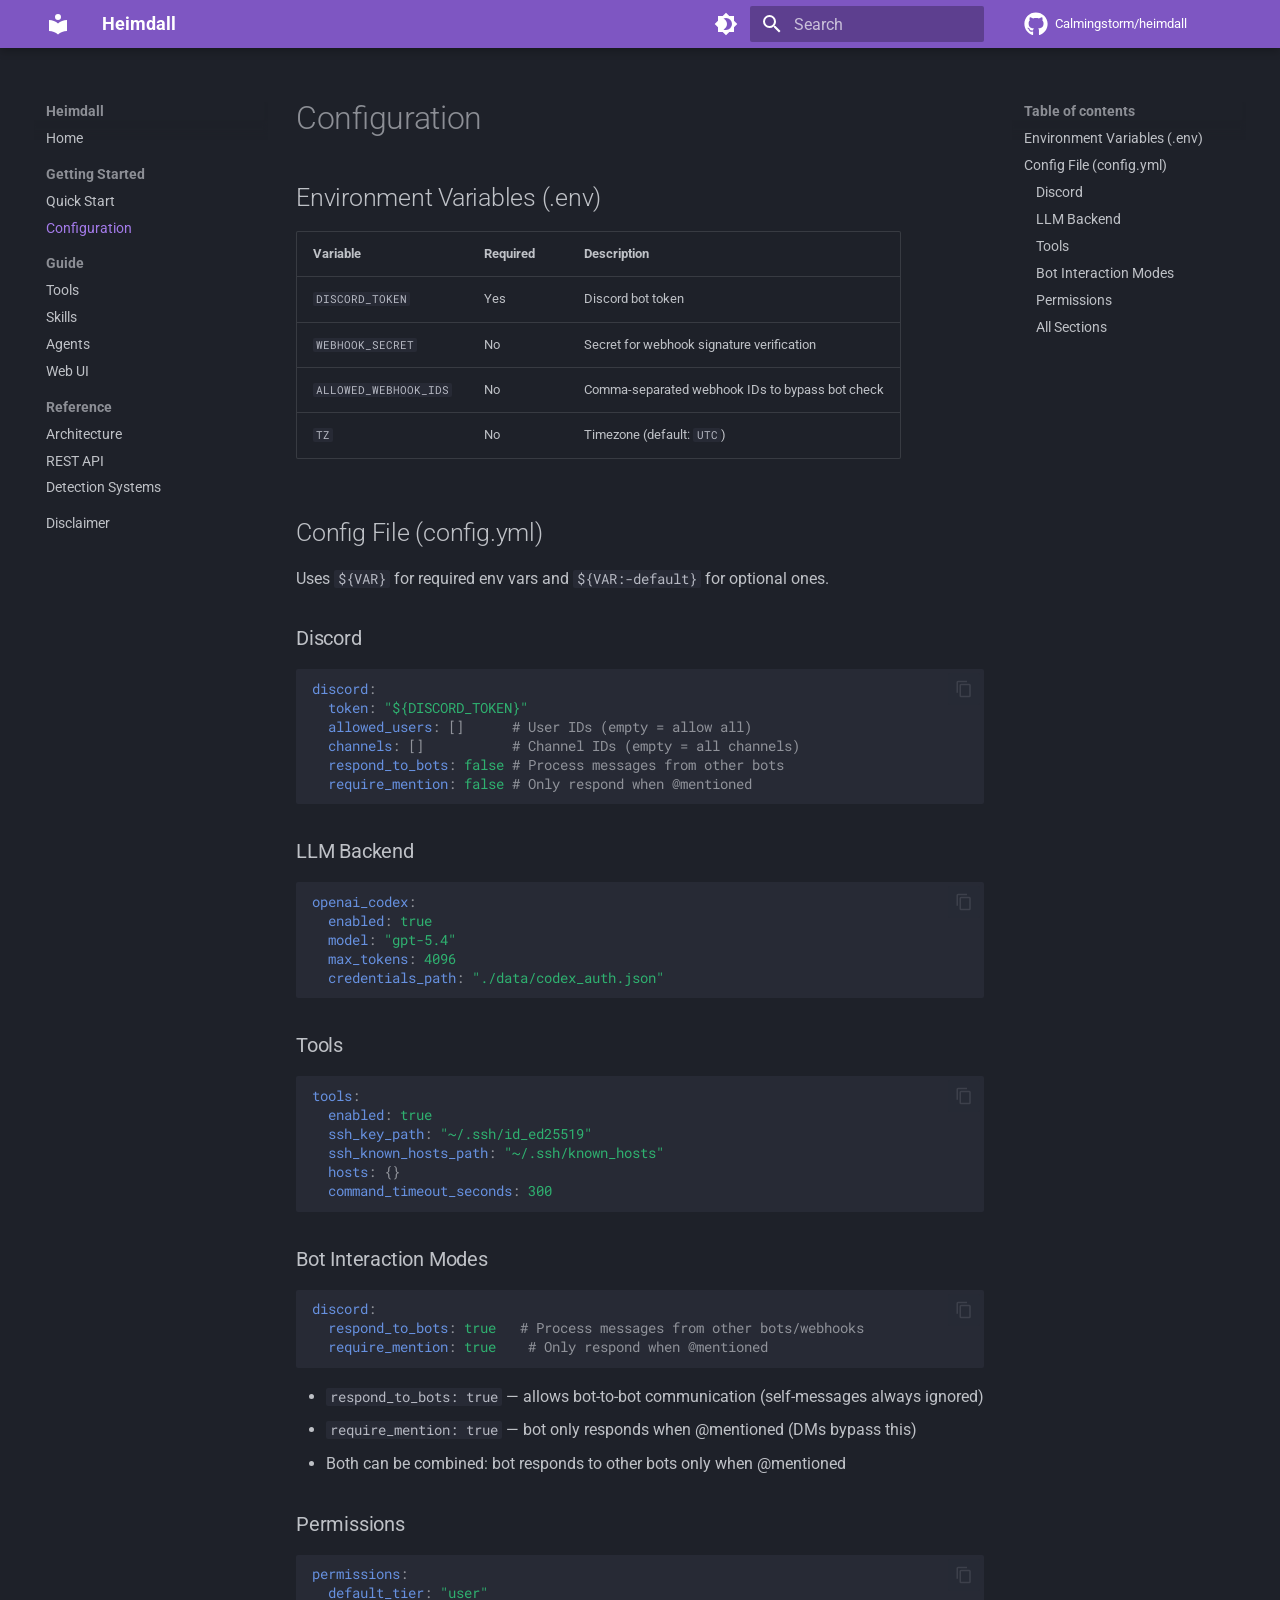
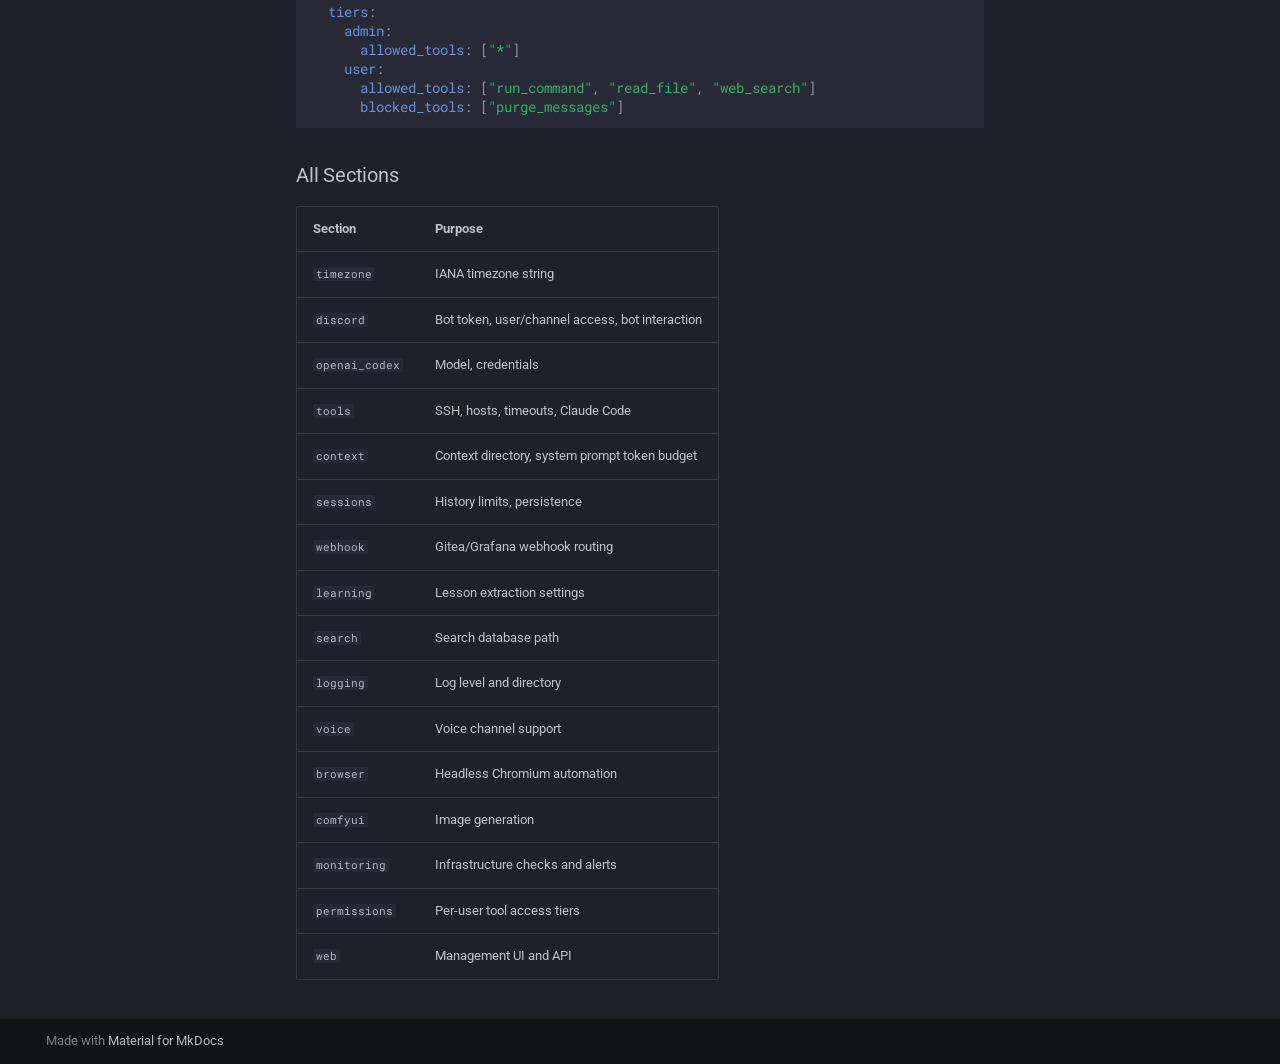
<file: configuration/index.html>
<!doctype html>
<html lang="en" class="no-js">
  <head>
    
      <meta charset="utf-8">
      <meta name="viewport" content="width=device-width,initial-scale=1">
      
        <meta name="description" content="Autonomous executor Discord bot powered by GPT-5.4">
      
      
      
        <link rel="canonical" href="https://calmingstorm.github.io/heimdall/configuration/">
      
      
        <link rel="prev" href="../getting-started/">
      
      
        <link rel="next" href="../tools/">
      
      
        
      
      
      <link rel="icon" href="../assets/images/favicon.png">
      <meta name="generator" content="mkdocs-1.6.1, mkdocs-material-9.7.6">
    
    
      
        <title>Configuration - Heimdall</title>
      
    
    
      <link rel="stylesheet" href="../assets/stylesheets/main.484c7ddc.min.css">
      
        
        <link rel="stylesheet" href="../assets/stylesheets/palette.ab4e12ef.min.css">
      
      


    
    
      
    
    
      
        
        
        <link rel="preconnect" href="https://fonts.gstatic.com" crossorigin>
        <link rel="stylesheet" href="https://fonts.googleapis.com/css?family=Roboto:300,300i,400,400i,700,700i%7CRoboto+Mono:400,400i,700,700i&display=fallback">
        <style>:root{--md-text-font:"Roboto";--md-code-font:"Roboto Mono"}</style>
      
    
    
    <script>__md_scope=new URL("..",location),__md_hash=e=>[...e].reduce(((e,_)=>(e<<5)-e+_.charCodeAt(0)),0),__md_get=(e,_=localStorage,t=__md_scope)=>JSON.parse(_.getItem(t.pathname+"."+e)),__md_set=(e,_,t=localStorage,a=__md_scope)=>{try{t.setItem(a.pathname+"."+e,JSON.stringify(_))}catch(e){}}</script>
    
      

    
    
  </head>
  
  
    
    
      
    
    
    
    
    <body dir="ltr" data-md-color-scheme="slate" data-md-color-primary="deep-purple" data-md-color-accent="amber">
  
    
    <input class="md-toggle" data-md-toggle="drawer" type="checkbox" id="__drawer" autocomplete="off">
    <input class="md-toggle" data-md-toggle="search" type="checkbox" id="__search" autocomplete="off">
    <label class="md-overlay" for="__drawer"></label>
    <div data-md-component="skip">
      
        
        <a href="#configuration" class="md-skip">
          Skip to content
        </a>
      
    </div>
    <div data-md-component="announce">
      
    </div>
    
    
      

  

<header class="md-header md-header--shadow" data-md-component="header">
  <nav class="md-header__inner md-grid" aria-label="Header">
    <a href=".." title="Heimdall" class="md-header__button md-logo" aria-label="Heimdall" data-md-component="logo">
      
  
  <svg xmlns="http://www.w3.org/2000/svg" viewBox="0 0 24 24"><path d="M12 8a3 3 0 0 0 3-3 3 3 0 0 0-3-3 3 3 0 0 0-3 3 3 3 0 0 0 3 3m0 3.54C9.64 9.35 6.5 8 3 8v11c3.5 0 6.64 1.35 9 3.54 2.36-2.19 5.5-3.54 9-3.54V8c-3.5 0-6.64 1.35-9 3.54"/></svg>

    </a>
    <label class="md-header__button md-icon" for="__drawer">
      
      <svg xmlns="http://www.w3.org/2000/svg" viewBox="0 0 24 24"><path d="M3 6h18v2H3zm0 5h18v2H3zm0 5h18v2H3z"/></svg>
    </label>
    <div class="md-header__title" data-md-component="header-title">
      <div class="md-header__ellipsis">
        <div class="md-header__topic">
          <span class="md-ellipsis">
            Heimdall
          </span>
        </div>
        <div class="md-header__topic" data-md-component="header-topic">
          <span class="md-ellipsis">
            
              Configuration
            
          </span>
        </div>
      </div>
    </div>
    
      
        <form class="md-header__option" data-md-component="palette">
  
    
    
    
    <input class="md-option" data-md-color-media="" data-md-color-scheme="slate" data-md-color-primary="deep-purple" data-md-color-accent="amber"  aria-label="Switch to light mode"  type="radio" name="__palette" id="__palette_0">
    
      <label class="md-header__button md-icon" title="Switch to light mode" for="__palette_1" hidden>
        <svg xmlns="http://www.w3.org/2000/svg" viewBox="0 0 24 24"><path d="M12 18c-.89 0-1.74-.2-2.5-.55C11.56 16.5 13 14.42 13 12s-1.44-4.5-3.5-5.45C10.26 6.2 11.11 6 12 6a6 6 0 0 1 6 6 6 6 0 0 1-6 6m8-9.31V4h-4.69L12 .69 8.69 4H4v4.69L.69 12 4 15.31V20h4.69L12 23.31 15.31 20H20v-4.69L23.31 12z"/></svg>
      </label>
    
  
    
    
    
    <input class="md-option" data-md-color-media="" data-md-color-scheme="default" data-md-color-primary="deep-purple" data-md-color-accent="amber"  aria-label="Switch to dark mode"  type="radio" name="__palette" id="__palette_1">
    
      <label class="md-header__button md-icon" title="Switch to dark mode" for="__palette_0" hidden>
        <svg xmlns="http://www.w3.org/2000/svg" viewBox="0 0 24 24"><path d="M12 8a4 4 0 0 0-4 4 4 4 0 0 0 4 4 4 4 0 0 0 4-4 4 4 0 0 0-4-4m0 10a6 6 0 0 1-6-6 6 6 0 0 1 6-6 6 6 0 0 1 6 6 6 6 0 0 1-6 6m8-9.31V4h-4.69L12 .69 8.69 4H4v4.69L.69 12 4 15.31V20h4.69L12 23.31 15.31 20H20v-4.69L23.31 12z"/></svg>
      </label>
    
  
</form>
      
    
    
      <script>var palette=__md_get("__palette");if(palette&&palette.color){if("(prefers-color-scheme)"===palette.color.media){var media=matchMedia("(prefers-color-scheme: light)"),input=document.querySelector(media.matches?"[data-md-color-media='(prefers-color-scheme: light)']":"[data-md-color-media='(prefers-color-scheme: dark)']");palette.color.media=input.getAttribute("data-md-color-media"),palette.color.scheme=input.getAttribute("data-md-color-scheme"),palette.color.primary=input.getAttribute("data-md-color-primary"),palette.color.accent=input.getAttribute("data-md-color-accent")}for(var[key,value]of Object.entries(palette.color))document.body.setAttribute("data-md-color-"+key,value)}</script>
    
    
    
      
      
        <label class="md-header__button md-icon" for="__search">
          
          <svg xmlns="http://www.w3.org/2000/svg" viewBox="0 0 24 24"><path d="M9.5 3A6.5 6.5 0 0 1 16 9.5c0 1.61-.59 3.09-1.56 4.23l.27.27h.79l5 5-1.5 1.5-5-5v-.79l-.27-.27A6.52 6.52 0 0 1 9.5 16 6.5 6.5 0 0 1 3 9.5 6.5 6.5 0 0 1 9.5 3m0 2C7 5 5 7 5 9.5S7 14 9.5 14 14 12 14 9.5 12 5 9.5 5"/></svg>
        </label>
        <div class="md-search" data-md-component="search" role="dialog">
  <label class="md-search__overlay" for="__search"></label>
  <div class="md-search__inner" role="search">
    <form class="md-search__form" name="search">
      <input type="text" class="md-search__input" name="query" aria-label="Search" placeholder="Search" autocapitalize="off" autocorrect="off" autocomplete="off" spellcheck="false" data-md-component="search-query" required>
      <label class="md-search__icon md-icon" for="__search">
        
        <svg xmlns="http://www.w3.org/2000/svg" viewBox="0 0 24 24"><path d="M9.5 3A6.5 6.5 0 0 1 16 9.5c0 1.61-.59 3.09-1.56 4.23l.27.27h.79l5 5-1.5 1.5-5-5v-.79l-.27-.27A6.52 6.52 0 0 1 9.5 16 6.5 6.5 0 0 1 3 9.5 6.5 6.5 0 0 1 9.5 3m0 2C7 5 5 7 5 9.5S7 14 9.5 14 14 12 14 9.5 12 5 9.5 5"/></svg>
        
        <svg xmlns="http://www.w3.org/2000/svg" viewBox="0 0 24 24"><path d="M20 11v2H8l5.5 5.5-1.42 1.42L4.16 12l7.92-7.92L13.5 5.5 8 11z"/></svg>
      </label>
      <nav class="md-search__options" aria-label="Search">
        
        <button type="reset" class="md-search__icon md-icon" title="Clear" aria-label="Clear" tabindex="-1">
          
          <svg xmlns="http://www.w3.org/2000/svg" viewBox="0 0 24 24"><path d="M19 6.41 17.59 5 12 10.59 6.41 5 5 6.41 10.59 12 5 17.59 6.41 19 12 13.41 17.59 19 19 17.59 13.41 12z"/></svg>
        </button>
      </nav>
      
    </form>
    <div class="md-search__output">
      <div class="md-search__scrollwrap" tabindex="0" data-md-scrollfix>
        <div class="md-search-result" data-md-component="search-result">
          <div class="md-search-result__meta">
            Initializing search
          </div>
          <ol class="md-search-result__list" role="presentation"></ol>
        </div>
      </div>
    </div>
  </div>
</div>
      
    
    
      <div class="md-header__source">
        <a href="https://github.com/Calmingstorm/heimdall" title="Go to repository" class="md-source" data-md-component="source">
  <div class="md-source__icon md-icon">
    
    <svg xmlns="http://www.w3.org/2000/svg" viewBox="0 0 512 512"><!--! Font Awesome Free 7.1.0 by @fontawesome - https://fontawesome.com License - https://fontawesome.com/license/free (Icons: CC BY 4.0, Fonts: SIL OFL 1.1, Code: MIT License) Copyright 2025 Fonticons, Inc.--><path d="M173.9 397.4c0 2-2.3 3.6-5.2 3.6-3.3.3-5.6-1.3-5.6-3.6 0-2 2.3-3.6 5.2-3.6 3-.3 5.6 1.3 5.6 3.6m-31.1-4.5c-.7 2 1.3 4.3 4.3 4.9 2.6 1 5.6 0 6.2-2s-1.3-4.3-4.3-5.2c-2.6-.7-5.5.3-6.2 2.3m44.2-1.7c-2.9.7-4.9 2.6-4.6 4.9.3 2 2.9 3.3 5.9 2.6 2.9-.7 4.9-2.6 4.6-4.6-.3-1.9-3-3.2-5.9-2.9M252.8 8C114.1 8 8 113.3 8 252c0 110.9 69.8 205.8 169.5 239.2 12.8 2.3 17.3-5.6 17.3-12.1 0-6.2-.3-40.4-.3-61.4 0 0-70 15-84.7-29.8 0 0-11.4-29.1-27.8-36.6 0 0-22.9-15.7 1.6-15.4 0 0 24.9 2 38.6 25.8 21.9 38.6 58.6 27.5 72.9 20.9 2.3-16 8.8-27.1 16-33.7-55.9-6.2-112.3-14.3-112.3-110.5 0-27.5 7.6-41.3 23.6-58.9-2.6-6.5-11.1-33.3 2.6-67.9 20.9-6.5 69 27 69 27 20-5.6 41.5-8.5 62.8-8.5s42.8 2.9 62.8 8.5c0 0 48.1-33.6 69-27 13.7 34.7 5.2 61.4 2.6 67.9 16 17.7 25.8 31.5 25.8 58.9 0 96.5-58.9 104.2-114.8 110.5 9.2 7.9 17 22.9 17 46.4 0 33.7-.3 75.4-.3 83.6 0 6.5 4.6 14.4 17.3 12.1C436.2 457.8 504 362.9 504 252 504 113.3 391.5 8 252.8 8M105.2 352.9c-1.3 1-1 3.3.7 5.2 1.6 1.6 3.9 2.3 5.2 1 1.3-1 1-3.3-.7-5.2-1.6-1.6-3.9-2.3-5.2-1m-10.8-8.1c-.7 1.3.3 2.9 2.3 3.9 1.6 1 3.6.7 4.3-.7.7-1.3-.3-2.9-2.3-3.9-2-.6-3.6-.3-4.3.7m32.4 35.6c-1.6 1.3-1 4.3 1.3 6.2 2.3 2.3 5.2 2.6 6.5 1 1.3-1.3.7-4.3-1.3-6.2-2.2-2.3-5.2-2.6-6.5-1m-11.4-14.7c-1.6 1-1.6 3.6 0 5.9s4.3 3.3 5.6 2.3c1.6-1.3 1.6-3.9 0-6.2-1.4-2.3-4-3.3-5.6-2"/></svg>
  </div>
  <div class="md-source__repository">
    Calmingstorm/heimdall
  </div>
</a>
      </div>
    
  </nav>
  
</header>
    
    <div class="md-container" data-md-component="container">
      
      
        
          
        
      
      <main class="md-main" data-md-component="main">
        <div class="md-main__inner md-grid">
          
            
              
              <div class="md-sidebar md-sidebar--primary" data-md-component="sidebar" data-md-type="navigation" >
                <div class="md-sidebar__scrollwrap">
                  <div class="md-sidebar__inner">
                    



<nav class="md-nav md-nav--primary" aria-label="Navigation" data-md-level="0">
  <label class="md-nav__title" for="__drawer">
    <a href=".." title="Heimdall" class="md-nav__button md-logo" aria-label="Heimdall" data-md-component="logo">
      
  
  <svg xmlns="http://www.w3.org/2000/svg" viewBox="0 0 24 24"><path d="M12 8a3 3 0 0 0 3-3 3 3 0 0 0-3-3 3 3 0 0 0-3 3 3 3 0 0 0 3 3m0 3.54C9.64 9.35 6.5 8 3 8v11c3.5 0 6.64 1.35 9 3.54 2.36-2.19 5.5-3.54 9-3.54V8c-3.5 0-6.64 1.35-9 3.54"/></svg>

    </a>
    Heimdall
  </label>
  
    <div class="md-nav__source">
      <a href="https://github.com/Calmingstorm/heimdall" title="Go to repository" class="md-source" data-md-component="source">
  <div class="md-source__icon md-icon">
    
    <svg xmlns="http://www.w3.org/2000/svg" viewBox="0 0 512 512"><!--! Font Awesome Free 7.1.0 by @fontawesome - https://fontawesome.com License - https://fontawesome.com/license/free (Icons: CC BY 4.0, Fonts: SIL OFL 1.1, Code: MIT License) Copyright 2025 Fonticons, Inc.--><path d="M173.9 397.4c0 2-2.3 3.6-5.2 3.6-3.3.3-5.6-1.3-5.6-3.6 0-2 2.3-3.6 5.2-3.6 3-.3 5.6 1.3 5.6 3.6m-31.1-4.5c-.7 2 1.3 4.3 4.3 4.9 2.6 1 5.6 0 6.2-2s-1.3-4.3-4.3-5.2c-2.6-.7-5.5.3-6.2 2.3m44.2-1.7c-2.9.7-4.9 2.6-4.6 4.9.3 2 2.9 3.3 5.9 2.6 2.9-.7 4.9-2.6 4.6-4.6-.3-1.9-3-3.2-5.9-2.9M252.8 8C114.1 8 8 113.3 8 252c0 110.9 69.8 205.8 169.5 239.2 12.8 2.3 17.3-5.6 17.3-12.1 0-6.2-.3-40.4-.3-61.4 0 0-70 15-84.7-29.8 0 0-11.4-29.1-27.8-36.6 0 0-22.9-15.7 1.6-15.4 0 0 24.9 2 38.6 25.8 21.9 38.6 58.6 27.5 72.9 20.9 2.3-16 8.8-27.1 16-33.7-55.9-6.2-112.3-14.3-112.3-110.5 0-27.5 7.6-41.3 23.6-58.9-2.6-6.5-11.1-33.3 2.6-67.9 20.9-6.5 69 27 69 27 20-5.6 41.5-8.5 62.8-8.5s42.8 2.9 62.8 8.5c0 0 48.1-33.6 69-27 13.7 34.7 5.2 61.4 2.6 67.9 16 17.7 25.8 31.5 25.8 58.9 0 96.5-58.9 104.2-114.8 110.5 9.2 7.9 17 22.9 17 46.4 0 33.7-.3 75.4-.3 83.6 0 6.5 4.6 14.4 17.3 12.1C436.2 457.8 504 362.9 504 252 504 113.3 391.5 8 252.8 8M105.2 352.9c-1.3 1-1 3.3.7 5.2 1.6 1.6 3.9 2.3 5.2 1 1.3-1 1-3.3-.7-5.2-1.6-1.6-3.9-2.3-5.2-1m-10.8-8.1c-.7 1.3.3 2.9 2.3 3.9 1.6 1 3.6.7 4.3-.7.7-1.3-.3-2.9-2.3-3.9-2-.6-3.6-.3-4.3.7m32.4 35.6c-1.6 1.3-1 4.3 1.3 6.2 2.3 2.3 5.2 2.6 6.5 1 1.3-1.3.7-4.3-1.3-6.2-2.2-2.3-5.2-2.6-6.5-1m-11.4-14.7c-1.6 1-1.6 3.6 0 5.9s4.3 3.3 5.6 2.3c1.6-1.3 1.6-3.9 0-6.2-1.4-2.3-4-3.3-5.6-2"/></svg>
  </div>
  <div class="md-source__repository">
    Calmingstorm/heimdall
  </div>
</a>
    </div>
  
  <ul class="md-nav__list" data-md-scrollfix>
    
      
      
  
  
  
  
    <li class="md-nav__item">
      <a href=".." class="md-nav__link">
        
  
  
  <span class="md-ellipsis">
    
  
    Home
  

    
  </span>
  
  

      </a>
    </li>
  

    
      
      
  
  
    
  
  
  
    
    
    
    
      
        
        
      
    
    
    <li class="md-nav__item md-nav__item--active md-nav__item--section md-nav__item--nested">
      
        
        
        <input class="md-nav__toggle md-toggle " type="checkbox" id="__nav_2" checked>
        
          
          <label class="md-nav__link" for="__nav_2" id="__nav_2_label" tabindex="">
            
  
  
  <span class="md-ellipsis">
    
  
    Getting Started
  

    
  </span>
  
  

            <span class="md-nav__icon md-icon"></span>
          </label>
        
        <nav class="md-nav" data-md-level="1" aria-labelledby="__nav_2_label" aria-expanded="true">
          <label class="md-nav__title" for="__nav_2">
            <span class="md-nav__icon md-icon"></span>
            
  
    Getting Started
  

          </label>
          <ul class="md-nav__list" data-md-scrollfix>
            
              
                
  
  
  
  
    <li class="md-nav__item">
      <a href="../getting-started/" class="md-nav__link">
        
  
  
  <span class="md-ellipsis">
    
  
    Quick Start
  

    
  </span>
  
  

      </a>
    </li>
  

              
            
              
                
  
  
    
  
  
  
    <li class="md-nav__item md-nav__item--active">
      
      <input class="md-nav__toggle md-toggle" type="checkbox" id="__toc">
      
      
        
      
      
        <label class="md-nav__link md-nav__link--active" for="__toc">
          
  
  
  <span class="md-ellipsis">
    
  
    Configuration
  

    
  </span>
  
  

          <span class="md-nav__icon md-icon"></span>
        </label>
      
      <a href="./" class="md-nav__link md-nav__link--active">
        
  
  
  <span class="md-ellipsis">
    
  
    Configuration
  

    
  </span>
  
  

      </a>
      
        

<nav class="md-nav md-nav--secondary" aria-label="Table of contents">
  
  
  
    
  
  
    <label class="md-nav__title" for="__toc">
      <span class="md-nav__icon md-icon"></span>
      Table of contents
    </label>
    <ul class="md-nav__list" data-md-component="toc" data-md-scrollfix>
      
        <li class="md-nav__item">
  <a href="#environment-variables-env" class="md-nav__link">
    <span class="md-ellipsis">
      
        Environment Variables (.env)
      
    </span>
  </a>
  
</li>
      
        <li class="md-nav__item">
  <a href="#config-file-configyml" class="md-nav__link">
    <span class="md-ellipsis">
      
        Config File (config.yml)
      
    </span>
  </a>
  
    <nav class="md-nav" aria-label="Config File (config.yml)">
      <ul class="md-nav__list">
        
          <li class="md-nav__item">
  <a href="#discord" class="md-nav__link">
    <span class="md-ellipsis">
      
        Discord
      
    </span>
  </a>
  
</li>
        
          <li class="md-nav__item">
  <a href="#llm-backend" class="md-nav__link">
    <span class="md-ellipsis">
      
        LLM Backend
      
    </span>
  </a>
  
</li>
        
          <li class="md-nav__item">
  <a href="#tools" class="md-nav__link">
    <span class="md-ellipsis">
      
        Tools
      
    </span>
  </a>
  
</li>
        
          <li class="md-nav__item">
  <a href="#bot-interaction-modes" class="md-nav__link">
    <span class="md-ellipsis">
      
        Bot Interaction Modes
      
    </span>
  </a>
  
</li>
        
          <li class="md-nav__item">
  <a href="#permissions" class="md-nav__link">
    <span class="md-ellipsis">
      
        Permissions
      
    </span>
  </a>
  
</li>
        
          <li class="md-nav__item">
  <a href="#all-sections" class="md-nav__link">
    <span class="md-ellipsis">
      
        All Sections
      
    </span>
  </a>
  
</li>
        
      </ul>
    </nav>
  
</li>
      
    </ul>
  
</nav>
      
    </li>
  

              
            
          </ul>
        </nav>
      
    </li>
  

    
      
      
  
  
  
  
    
    
    
    
      
        
        
      
    
    
    <li class="md-nav__item md-nav__item--section md-nav__item--nested">
      
        
        
          
        
        <input class="md-nav__toggle md-toggle md-toggle--indeterminate" type="checkbox" id="__nav_3" >
        
          
          <label class="md-nav__link" for="__nav_3" id="__nav_3_label" tabindex="">
            
  
  
  <span class="md-ellipsis">
    
  
    Guide
  

    
  </span>
  
  

            <span class="md-nav__icon md-icon"></span>
          </label>
        
        <nav class="md-nav" data-md-level="1" aria-labelledby="__nav_3_label" aria-expanded="false">
          <label class="md-nav__title" for="__nav_3">
            <span class="md-nav__icon md-icon"></span>
            
  
    Guide
  

          </label>
          <ul class="md-nav__list" data-md-scrollfix>
            
              
                
  
  
  
  
    <li class="md-nav__item">
      <a href="../tools/" class="md-nav__link">
        
  
  
  <span class="md-ellipsis">
    
  
    Tools
  

    
  </span>
  
  

      </a>
    </li>
  

              
            
              
                
  
  
  
  
    <li class="md-nav__item">
      <a href="../skills/" class="md-nav__link">
        
  
  
  <span class="md-ellipsis">
    
  
    Skills
  

    
  </span>
  
  

      </a>
    </li>
  

              
            
              
                
  
  
  
  
    <li class="md-nav__item">
      <a href="../agents/" class="md-nav__link">
        
  
  
  <span class="md-ellipsis">
    
  
    Agents
  

    
  </span>
  
  

      </a>
    </li>
  

              
            
              
                
  
  
  
  
    <li class="md-nav__item">
      <a href="../web-ui/" class="md-nav__link">
        
  
  
  <span class="md-ellipsis">
    
  
    Web UI
  

    
  </span>
  
  

      </a>
    </li>
  

              
            
          </ul>
        </nav>
      
    </li>
  

    
      
      
  
  
  
  
    
    
    
    
      
        
        
      
    
    
    <li class="md-nav__item md-nav__item--section md-nav__item--nested">
      
        
        
          
        
        <input class="md-nav__toggle md-toggle md-toggle--indeterminate" type="checkbox" id="__nav_4" >
        
          
          <label class="md-nav__link" for="__nav_4" id="__nav_4_label" tabindex="">
            
  
  
  <span class="md-ellipsis">
    
  
    Reference
  

    
  </span>
  
  

            <span class="md-nav__icon md-icon"></span>
          </label>
        
        <nav class="md-nav" data-md-level="1" aria-labelledby="__nav_4_label" aria-expanded="false">
          <label class="md-nav__title" for="__nav_4">
            <span class="md-nav__icon md-icon"></span>
            
  
    Reference
  

          </label>
          <ul class="md-nav__list" data-md-scrollfix>
            
              
                
  
  
  
  
    <li class="md-nav__item">
      <a href="../architecture/" class="md-nav__link">
        
  
  
  <span class="md-ellipsis">
    
  
    Architecture
  

    
  </span>
  
  

      </a>
    </li>
  

              
            
              
                
  
  
  
  
    <li class="md-nav__item">
      <a href="../api/" class="md-nav__link">
        
  
  
  <span class="md-ellipsis">
    
  
    REST API
  

    
  </span>
  
  

      </a>
    </li>
  

              
            
              
                
  
  
  
  
    <li class="md-nav__item">
      <a href="../detection/" class="md-nav__link">
        
  
  
  <span class="md-ellipsis">
    
  
    Detection Systems
  

    
  </span>
  
  

      </a>
    </li>
  

              
            
          </ul>
        </nav>
      
    </li>
  

    
      
      
  
  
  
  
    <li class="md-nav__item">
      <a href="../disclaimer/" class="md-nav__link">
        
  
  
  <span class="md-ellipsis">
    
  
    Disclaimer
  

    
  </span>
  
  

      </a>
    </li>
  

    
  </ul>
</nav>
                  </div>
                </div>
              </div>
            
            
              
              <div class="md-sidebar md-sidebar--secondary" data-md-component="sidebar" data-md-type="toc" >
                <div class="md-sidebar__scrollwrap">
                  <div class="md-sidebar__inner">
                    

<nav class="md-nav md-nav--secondary" aria-label="Table of contents">
  
  
  
    
  
  
    <label class="md-nav__title" for="__toc">
      <span class="md-nav__icon md-icon"></span>
      Table of contents
    </label>
    <ul class="md-nav__list" data-md-component="toc" data-md-scrollfix>
      
        <li class="md-nav__item">
  <a href="#environment-variables-env" class="md-nav__link">
    <span class="md-ellipsis">
      
        Environment Variables (.env)
      
    </span>
  </a>
  
</li>
      
        <li class="md-nav__item">
  <a href="#config-file-configyml" class="md-nav__link">
    <span class="md-ellipsis">
      
        Config File (config.yml)
      
    </span>
  </a>
  
    <nav class="md-nav" aria-label="Config File (config.yml)">
      <ul class="md-nav__list">
        
          <li class="md-nav__item">
  <a href="#discord" class="md-nav__link">
    <span class="md-ellipsis">
      
        Discord
      
    </span>
  </a>
  
</li>
        
          <li class="md-nav__item">
  <a href="#llm-backend" class="md-nav__link">
    <span class="md-ellipsis">
      
        LLM Backend
      
    </span>
  </a>
  
</li>
        
          <li class="md-nav__item">
  <a href="#tools" class="md-nav__link">
    <span class="md-ellipsis">
      
        Tools
      
    </span>
  </a>
  
</li>
        
          <li class="md-nav__item">
  <a href="#bot-interaction-modes" class="md-nav__link">
    <span class="md-ellipsis">
      
        Bot Interaction Modes
      
    </span>
  </a>
  
</li>
        
          <li class="md-nav__item">
  <a href="#permissions" class="md-nav__link">
    <span class="md-ellipsis">
      
        Permissions
      
    </span>
  </a>
  
</li>
        
          <li class="md-nav__item">
  <a href="#all-sections" class="md-nav__link">
    <span class="md-ellipsis">
      
        All Sections
      
    </span>
  </a>
  
</li>
        
      </ul>
    </nav>
  
</li>
      
    </ul>
  
</nav>
                  </div>
                </div>
              </div>
            
          
          
            <div class="md-content" data-md-component="content">
              
              <article class="md-content__inner md-typeset">
                
                  


  
  


<h1 id="configuration">Configuration<a class="headerlink" href="#configuration" title="Permanent link">&para;</a></h1>
<h2 id="environment-variables-env">Environment Variables (.env)<a class="headerlink" href="#environment-variables-env" title="Permanent link">&para;</a></h2>
<table>
<thead>
<tr>
<th>Variable</th>
<th>Required</th>
<th>Description</th>
</tr>
</thead>
<tbody>
<tr>
<td><code>DISCORD_TOKEN</code></td>
<td>Yes</td>
<td>Discord bot token</td>
</tr>
<tr>
<td><code>WEBHOOK_SECRET</code></td>
<td>No</td>
<td>Secret for webhook signature verification</td>
</tr>
<tr>
<td><code>ALLOWED_WEBHOOK_IDS</code></td>
<td>No</td>
<td>Comma-separated webhook IDs to bypass bot check</td>
</tr>
<tr>
<td><code>TZ</code></td>
<td>No</td>
<td>Timezone (default: <code>UTC</code>)</td>
</tr>
</tbody>
</table>
<h2 id="config-file-configyml">Config File (config.yml)<a class="headerlink" href="#config-file-configyml" title="Permanent link">&para;</a></h2>
<p>Uses <code>${VAR}</code> for required env vars and <code>${VAR:-default}</code> for optional ones.</p>
<h3 id="discord">Discord<a class="headerlink" href="#discord" title="Permanent link">&para;</a></h3>
<div class="highlight"><pre><span></span><code><a id="__codelineno-0-1" name="__codelineno-0-1" href="#__codelineno-0-1"></a><span class="nt">discord</span><span class="p">:</span>
<a id="__codelineno-0-2" name="__codelineno-0-2" href="#__codelineno-0-2"></a><span class="w">  </span><span class="nt">token</span><span class="p">:</span><span class="w"> </span><span class="s">&quot;${DISCORD_TOKEN}&quot;</span>
<a id="__codelineno-0-3" name="__codelineno-0-3" href="#__codelineno-0-3"></a><span class="w">  </span><span class="nt">allowed_users</span><span class="p">:</span><span class="w"> </span><span class="p p-Indicator">[]</span><span class="w">      </span><span class="c1"># User IDs (empty = allow all)</span>
<a id="__codelineno-0-4" name="__codelineno-0-4" href="#__codelineno-0-4"></a><span class="w">  </span><span class="nt">channels</span><span class="p">:</span><span class="w"> </span><span class="p p-Indicator">[]</span><span class="w">           </span><span class="c1"># Channel IDs (empty = all channels)</span>
<a id="__codelineno-0-5" name="__codelineno-0-5" href="#__codelineno-0-5"></a><span class="w">  </span><span class="nt">respond_to_bots</span><span class="p">:</span><span class="w"> </span><span class="l l-Scalar l-Scalar-Plain">false</span><span class="w"> </span><span class="c1"># Process messages from other bots</span>
<a id="__codelineno-0-6" name="__codelineno-0-6" href="#__codelineno-0-6"></a><span class="w">  </span><span class="nt">require_mention</span><span class="p">:</span><span class="w"> </span><span class="l l-Scalar l-Scalar-Plain">false</span><span class="w"> </span><span class="c1"># Only respond when @mentioned</span>
</code></pre></div>
<h3 id="llm-backend">LLM Backend<a class="headerlink" href="#llm-backend" title="Permanent link">&para;</a></h3>
<div class="highlight"><pre><span></span><code><a id="__codelineno-1-1" name="__codelineno-1-1" href="#__codelineno-1-1"></a><span class="nt">openai_codex</span><span class="p">:</span>
<a id="__codelineno-1-2" name="__codelineno-1-2" href="#__codelineno-1-2"></a><span class="w">  </span><span class="nt">enabled</span><span class="p">:</span><span class="w"> </span><span class="l l-Scalar l-Scalar-Plain">true</span>
<a id="__codelineno-1-3" name="__codelineno-1-3" href="#__codelineno-1-3"></a><span class="w">  </span><span class="nt">model</span><span class="p">:</span><span class="w"> </span><span class="s">&quot;gpt-5.4&quot;</span>
<a id="__codelineno-1-4" name="__codelineno-1-4" href="#__codelineno-1-4"></a><span class="w">  </span><span class="nt">max_tokens</span><span class="p">:</span><span class="w"> </span><span class="l l-Scalar l-Scalar-Plain">4096</span>
<a id="__codelineno-1-5" name="__codelineno-1-5" href="#__codelineno-1-5"></a><span class="w">  </span><span class="nt">credentials_path</span><span class="p">:</span><span class="w"> </span><span class="s">&quot;./data/codex_auth.json&quot;</span>
</code></pre></div>
<h3 id="tools">Tools<a class="headerlink" href="#tools" title="Permanent link">&para;</a></h3>
<div class="highlight"><pre><span></span><code><a id="__codelineno-2-1" name="__codelineno-2-1" href="#__codelineno-2-1"></a><span class="nt">tools</span><span class="p">:</span>
<a id="__codelineno-2-2" name="__codelineno-2-2" href="#__codelineno-2-2"></a><span class="w">  </span><span class="nt">enabled</span><span class="p">:</span><span class="w"> </span><span class="l l-Scalar l-Scalar-Plain">true</span>
<a id="__codelineno-2-3" name="__codelineno-2-3" href="#__codelineno-2-3"></a><span class="w">  </span><span class="nt">ssh_key_path</span><span class="p">:</span><span class="w"> </span><span class="s">&quot;~/.ssh/id_ed25519&quot;</span>
<a id="__codelineno-2-4" name="__codelineno-2-4" href="#__codelineno-2-4"></a><span class="w">  </span><span class="nt">ssh_known_hosts_path</span><span class="p">:</span><span class="w"> </span><span class="s">&quot;~/.ssh/known_hosts&quot;</span>
<a id="__codelineno-2-5" name="__codelineno-2-5" href="#__codelineno-2-5"></a><span class="w">  </span><span class="nt">hosts</span><span class="p">:</span><span class="w"> </span><span class="p p-Indicator">{}</span>
<a id="__codelineno-2-6" name="__codelineno-2-6" href="#__codelineno-2-6"></a><span class="w">  </span><span class="nt">command_timeout_seconds</span><span class="p">:</span><span class="w"> </span><span class="l l-Scalar l-Scalar-Plain">300</span>
</code></pre></div>
<h3 id="bot-interaction-modes">Bot Interaction Modes<a class="headerlink" href="#bot-interaction-modes" title="Permanent link">&para;</a></h3>
<div class="highlight"><pre><span></span><code><a id="__codelineno-3-1" name="__codelineno-3-1" href="#__codelineno-3-1"></a><span class="nt">discord</span><span class="p">:</span>
<a id="__codelineno-3-2" name="__codelineno-3-2" href="#__codelineno-3-2"></a><span class="w">  </span><span class="nt">respond_to_bots</span><span class="p">:</span><span class="w"> </span><span class="l l-Scalar l-Scalar-Plain">true</span><span class="w">   </span><span class="c1"># Process messages from other bots/webhooks</span>
<a id="__codelineno-3-3" name="__codelineno-3-3" href="#__codelineno-3-3"></a><span class="w">  </span><span class="nt">require_mention</span><span class="p">:</span><span class="w"> </span><span class="l l-Scalar l-Scalar-Plain">true</span><span class="w">    </span><span class="c1"># Only respond when @mentioned</span>
</code></pre></div>
<ul>
<li><code>respond_to_bots: true</code> — allows bot-to-bot communication (self-messages always ignored)</li>
<li><code>require_mention: true</code> — bot only responds when @mentioned (DMs bypass this)</li>
<li>Both can be combined: bot responds to other bots only when @mentioned</li>
</ul>
<h3 id="permissions">Permissions<a class="headerlink" href="#permissions" title="Permanent link">&para;</a></h3>
<div class="highlight"><pre><span></span><code><a id="__codelineno-4-1" name="__codelineno-4-1" href="#__codelineno-4-1"></a><span class="nt">permissions</span><span class="p">:</span>
<a id="__codelineno-4-2" name="__codelineno-4-2" href="#__codelineno-4-2"></a><span class="w">  </span><span class="nt">default_tier</span><span class="p">:</span><span class="w"> </span><span class="s">&quot;user&quot;</span>
<a id="__codelineno-4-3" name="__codelineno-4-3" href="#__codelineno-4-3"></a><span class="w">  </span><span class="nt">tiers</span><span class="p">:</span>
<a id="__codelineno-4-4" name="__codelineno-4-4" href="#__codelineno-4-4"></a><span class="w">    </span><span class="nt">admin</span><span class="p">:</span>
<a id="__codelineno-4-5" name="__codelineno-4-5" href="#__codelineno-4-5"></a><span class="w">      </span><span class="nt">allowed_tools</span><span class="p">:</span><span class="w"> </span><span class="p p-Indicator">[</span><span class="s">&quot;*&quot;</span><span class="p p-Indicator">]</span>
<a id="__codelineno-4-6" name="__codelineno-4-6" href="#__codelineno-4-6"></a><span class="w">    </span><span class="nt">user</span><span class="p">:</span>
<a id="__codelineno-4-7" name="__codelineno-4-7" href="#__codelineno-4-7"></a><span class="w">      </span><span class="nt">allowed_tools</span><span class="p">:</span><span class="w"> </span><span class="p p-Indicator">[</span><span class="s">&quot;run_command&quot;</span><span class="p p-Indicator">,</span><span class="w"> </span><span class="s">&quot;read_file&quot;</span><span class="p p-Indicator">,</span><span class="w"> </span><span class="s">&quot;web_search&quot;</span><span class="p p-Indicator">]</span>
<a id="__codelineno-4-8" name="__codelineno-4-8" href="#__codelineno-4-8"></a><span class="w">      </span><span class="nt">blocked_tools</span><span class="p">:</span><span class="w"> </span><span class="p p-Indicator">[</span><span class="s">&quot;purge_messages&quot;</span><span class="p p-Indicator">]</span>
</code></pre></div>
<h3 id="all-sections">All Sections<a class="headerlink" href="#all-sections" title="Permanent link">&para;</a></h3>
<table>
<thead>
<tr>
<th>Section</th>
<th>Purpose</th>
</tr>
</thead>
<tbody>
<tr>
<td><code>timezone</code></td>
<td>IANA timezone string</td>
</tr>
<tr>
<td><code>discord</code></td>
<td>Bot token, user/channel access, bot interaction</td>
</tr>
<tr>
<td><code>openai_codex</code></td>
<td>Model, credentials</td>
</tr>
<tr>
<td><code>tools</code></td>
<td>SSH, hosts, timeouts, Claude Code</td>
</tr>
<tr>
<td><code>context</code></td>
<td>Context directory, system prompt token budget</td>
</tr>
<tr>
<td><code>sessions</code></td>
<td>History limits, persistence</td>
</tr>
<tr>
<td><code>webhook</code></td>
<td>Gitea/Grafana webhook routing</td>
</tr>
<tr>
<td><code>learning</code></td>
<td>Lesson extraction settings</td>
</tr>
<tr>
<td><code>search</code></td>
<td>Search database path</td>
</tr>
<tr>
<td><code>logging</code></td>
<td>Log level and directory</td>
</tr>
<tr>
<td><code>voice</code></td>
<td>Voice channel support</td>
</tr>
<tr>
<td><code>browser</code></td>
<td>Headless Chromium automation</td>
</tr>
<tr>
<td><code>comfyui</code></td>
<td>Image generation</td>
</tr>
<tr>
<td><code>monitoring</code></td>
<td>Infrastructure checks and alerts</td>
</tr>
<tr>
<td><code>permissions</code></td>
<td>Per-user tool access tiers</td>
</tr>
<tr>
<td><code>web</code></td>
<td>Management UI and API</td>
</tr>
</tbody>
</table>












                
              </article>
            </div>
          
          
<script>var target=document.getElementById(location.hash.slice(1));target&&target.name&&(target.checked=target.name.startsWith("__tabbed_"))</script>
        </div>
        
          <button type="button" class="md-top md-icon" data-md-component="top" hidden>
  
  <svg xmlns="http://www.w3.org/2000/svg" viewBox="0 0 24 24"><path d="M13 20h-2V8l-5.5 5.5-1.42-1.42L12 4.16l7.92 7.92-1.42 1.42L13 8z"/></svg>
  Back to top
</button>
        
      </main>
      
        <footer class="md-footer">
  
  <div class="md-footer-meta md-typeset">
    <div class="md-footer-meta__inner md-grid">
      <div class="md-copyright">
  
  
    Made with
    <a href="https://squidfunk.github.io/mkdocs-material/" target="_blank" rel="noopener">
      Material for MkDocs
    </a>
  
</div>
      
    </div>
  </div>
</footer>
      
    </div>
    <div class="md-dialog" data-md-component="dialog">
      <div class="md-dialog__inner md-typeset"></div>
    </div>
    
    
    
      
      
      <script id="__config" type="application/json">{"annotate": null, "base": "..", "features": ["navigation.sections", "navigation.expand", "navigation.top", "content.code.copy", "search.highlight"], "search": "../assets/javascripts/workers/search.2c215733.min.js", "tags": null, "translations": {"clipboard.copied": "Copied to clipboard", "clipboard.copy": "Copy to clipboard", "search.result.more.one": "1 more on this page", "search.result.more.other": "# more on this page", "search.result.none": "No matching documents", "search.result.one": "1 matching document", "search.result.other": "# matching documents", "search.result.placeholder": "Type to start searching", "search.result.term.missing": "Missing", "select.version": "Select version"}, "version": null}</script>
    
    
      <script src="../assets/javascripts/bundle.79ae519e.min.js"></script>
      
    
  </body>
</html>
</file>
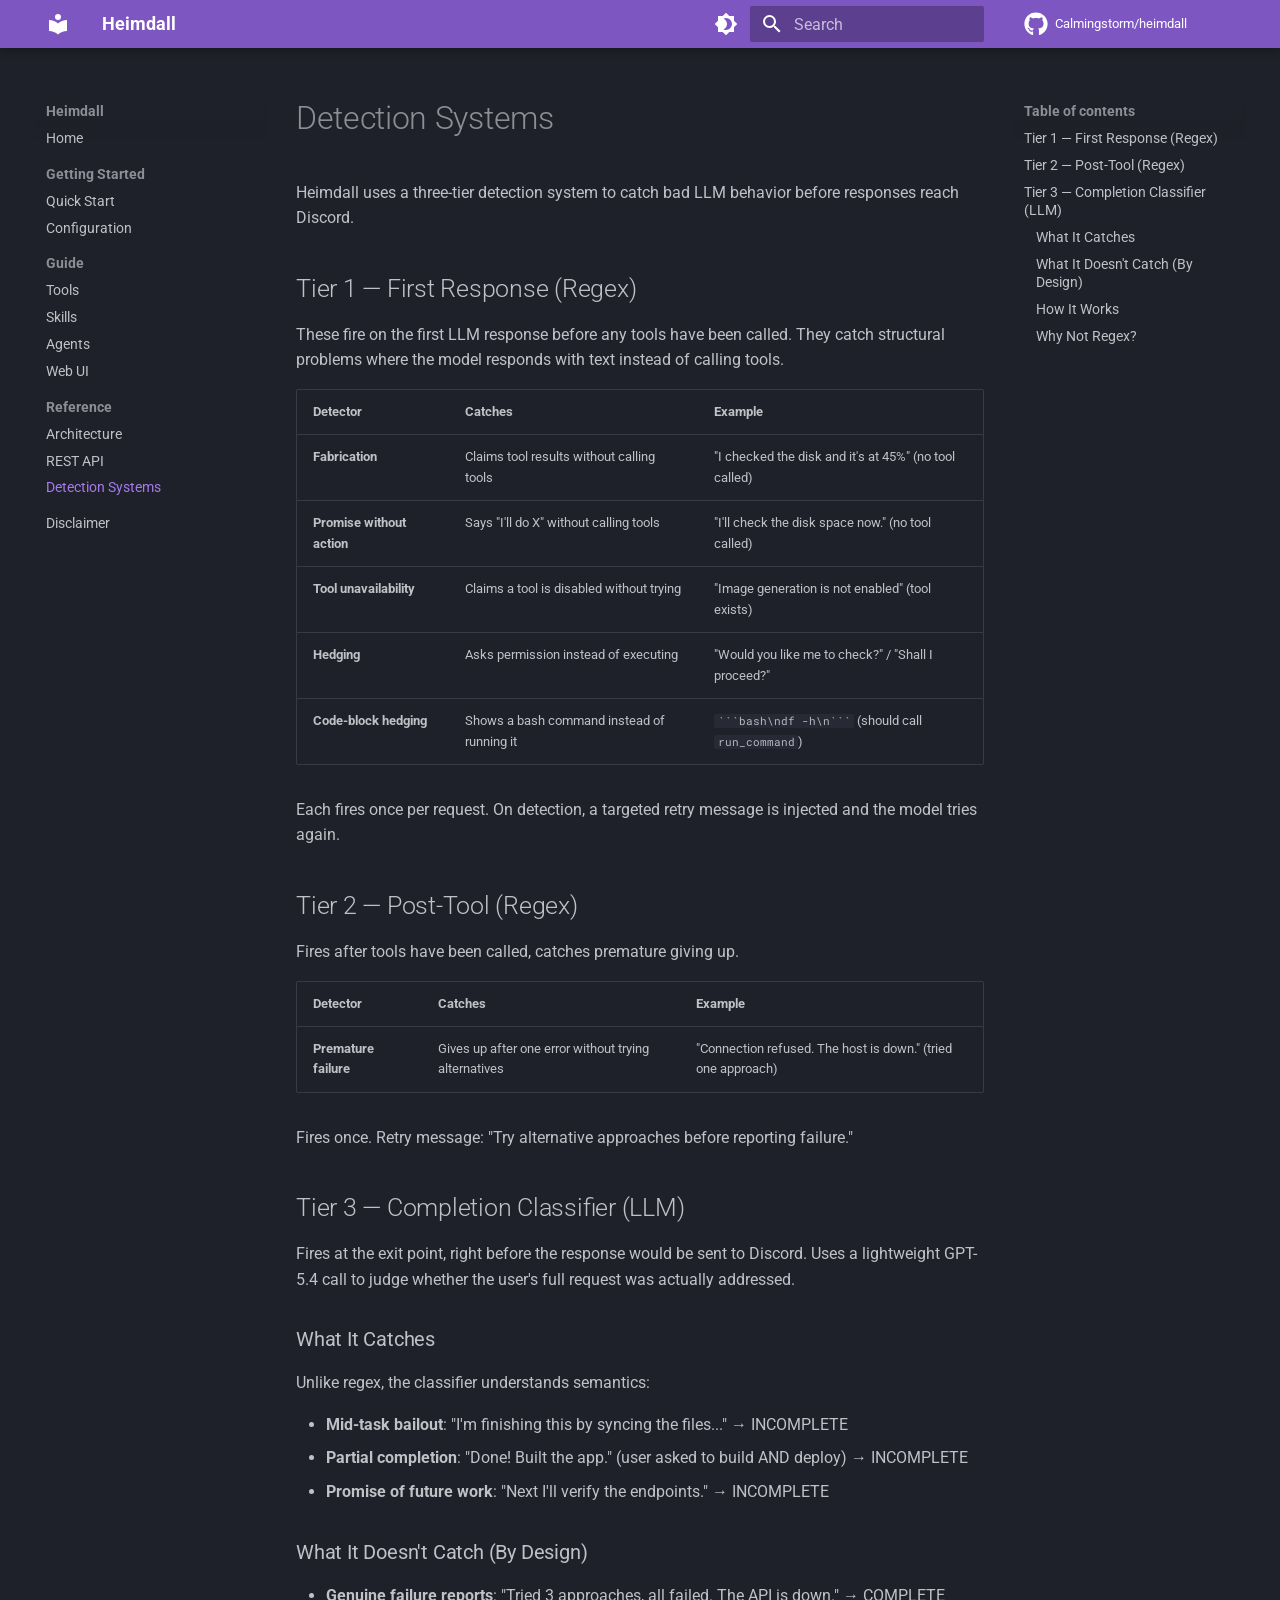
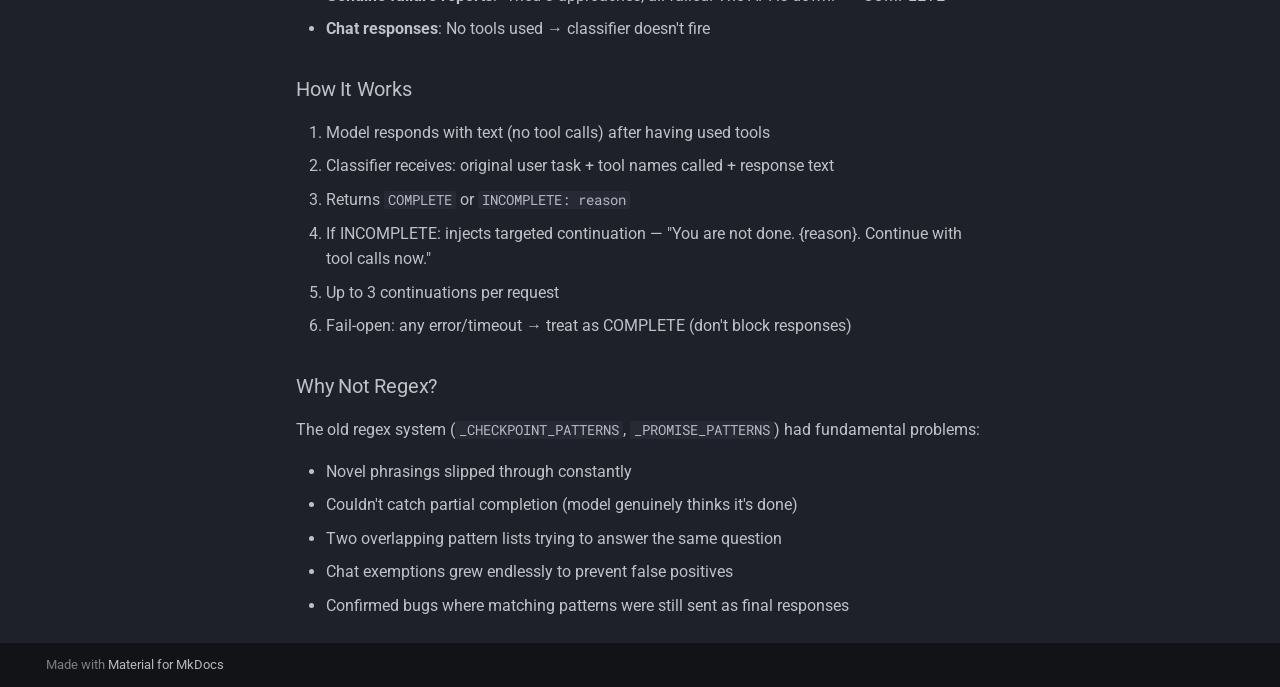
<file: detection/index.html>
<!doctype html>
<html lang="en" class="no-js">
  <head>
    
      <meta charset="utf-8">
      <meta name="viewport" content="width=device-width,initial-scale=1">
      
        <meta name="description" content="Autonomous executor Discord bot powered by GPT-5.4">
      
      
      
        <link rel="canonical" href="https://calmingstorm.github.io/heimdall/detection/">
      
      
        <link rel="prev" href="../api/">
      
      
        <link rel="next" href="../disclaimer/">
      
      
        
      
      
      <link rel="icon" href="../assets/images/favicon.png">
      <meta name="generator" content="mkdocs-1.6.1, mkdocs-material-9.7.6">
    
    
      
        <title>Detection Systems - Heimdall</title>
      
    
    
      <link rel="stylesheet" href="../assets/stylesheets/main.484c7ddc.min.css">
      
        
        <link rel="stylesheet" href="../assets/stylesheets/palette.ab4e12ef.min.css">
      
      


    
    
      
    
    
      
        
        
        <link rel="preconnect" href="https://fonts.gstatic.com" crossorigin>
        <link rel="stylesheet" href="https://fonts.googleapis.com/css?family=Roboto:300,300i,400,400i,700,700i%7CRoboto+Mono:400,400i,700,700i&display=fallback">
        <style>:root{--md-text-font:"Roboto";--md-code-font:"Roboto Mono"}</style>
      
    
    
    <script>__md_scope=new URL("..",location),__md_hash=e=>[...e].reduce(((e,_)=>(e<<5)-e+_.charCodeAt(0)),0),__md_get=(e,_=localStorage,t=__md_scope)=>JSON.parse(_.getItem(t.pathname+"."+e)),__md_set=(e,_,t=localStorage,a=__md_scope)=>{try{t.setItem(a.pathname+"."+e,JSON.stringify(_))}catch(e){}}</script>
    
      

    
    
  </head>
  
  
    
    
      
    
    
    
    
    <body dir="ltr" data-md-color-scheme="slate" data-md-color-primary="deep-purple" data-md-color-accent="amber">
  
    
    <input class="md-toggle" data-md-toggle="drawer" type="checkbox" id="__drawer" autocomplete="off">
    <input class="md-toggle" data-md-toggle="search" type="checkbox" id="__search" autocomplete="off">
    <label class="md-overlay" for="__drawer"></label>
    <div data-md-component="skip">
      
        
        <a href="#detection-systems" class="md-skip">
          Skip to content
        </a>
      
    </div>
    <div data-md-component="announce">
      
    </div>
    
    
      

  

<header class="md-header md-header--shadow" data-md-component="header">
  <nav class="md-header__inner md-grid" aria-label="Header">
    <a href=".." title="Heimdall" class="md-header__button md-logo" aria-label="Heimdall" data-md-component="logo">
      
  
  <svg xmlns="http://www.w3.org/2000/svg" viewBox="0 0 24 24"><path d="M12 8a3 3 0 0 0 3-3 3 3 0 0 0-3-3 3 3 0 0 0-3 3 3 3 0 0 0 3 3m0 3.54C9.64 9.35 6.5 8 3 8v11c3.5 0 6.64 1.35 9 3.54 2.36-2.19 5.5-3.54 9-3.54V8c-3.5 0-6.64 1.35-9 3.54"/></svg>

    </a>
    <label class="md-header__button md-icon" for="__drawer">
      
      <svg xmlns="http://www.w3.org/2000/svg" viewBox="0 0 24 24"><path d="M3 6h18v2H3zm0 5h18v2H3zm0 5h18v2H3z"/></svg>
    </label>
    <div class="md-header__title" data-md-component="header-title">
      <div class="md-header__ellipsis">
        <div class="md-header__topic">
          <span class="md-ellipsis">
            Heimdall
          </span>
        </div>
        <div class="md-header__topic" data-md-component="header-topic">
          <span class="md-ellipsis">
            
              Detection Systems
            
          </span>
        </div>
      </div>
    </div>
    
      
        <form class="md-header__option" data-md-component="palette">
  
    
    
    
    <input class="md-option" data-md-color-media="" data-md-color-scheme="slate" data-md-color-primary="deep-purple" data-md-color-accent="amber"  aria-label="Switch to light mode"  type="radio" name="__palette" id="__palette_0">
    
      <label class="md-header__button md-icon" title="Switch to light mode" for="__palette_1" hidden>
        <svg xmlns="http://www.w3.org/2000/svg" viewBox="0 0 24 24"><path d="M12 18c-.89 0-1.74-.2-2.5-.55C11.56 16.5 13 14.42 13 12s-1.44-4.5-3.5-5.45C10.26 6.2 11.11 6 12 6a6 6 0 0 1 6 6 6 6 0 0 1-6 6m8-9.31V4h-4.69L12 .69 8.69 4H4v4.69L.69 12 4 15.31V20h4.69L12 23.31 15.31 20H20v-4.69L23.31 12z"/></svg>
      </label>
    
  
    
    
    
    <input class="md-option" data-md-color-media="" data-md-color-scheme="default" data-md-color-primary="deep-purple" data-md-color-accent="amber"  aria-label="Switch to dark mode"  type="radio" name="__palette" id="__palette_1">
    
      <label class="md-header__button md-icon" title="Switch to dark mode" for="__palette_0" hidden>
        <svg xmlns="http://www.w3.org/2000/svg" viewBox="0 0 24 24"><path d="M12 8a4 4 0 0 0-4 4 4 4 0 0 0 4 4 4 4 0 0 0 4-4 4 4 0 0 0-4-4m0 10a6 6 0 0 1-6-6 6 6 0 0 1 6-6 6 6 0 0 1 6 6 6 6 0 0 1-6 6m8-9.31V4h-4.69L12 .69 8.69 4H4v4.69L.69 12 4 15.31V20h4.69L12 23.31 15.31 20H20v-4.69L23.31 12z"/></svg>
      </label>
    
  
</form>
      
    
    
      <script>var palette=__md_get("__palette");if(palette&&palette.color){if("(prefers-color-scheme)"===palette.color.media){var media=matchMedia("(prefers-color-scheme: light)"),input=document.querySelector(media.matches?"[data-md-color-media='(prefers-color-scheme: light)']":"[data-md-color-media='(prefers-color-scheme: dark)']");palette.color.media=input.getAttribute("data-md-color-media"),palette.color.scheme=input.getAttribute("data-md-color-scheme"),palette.color.primary=input.getAttribute("data-md-color-primary"),palette.color.accent=input.getAttribute("data-md-color-accent")}for(var[key,value]of Object.entries(palette.color))document.body.setAttribute("data-md-color-"+key,value)}</script>
    
    
    
      
      
        <label class="md-header__button md-icon" for="__search">
          
          <svg xmlns="http://www.w3.org/2000/svg" viewBox="0 0 24 24"><path d="M9.5 3A6.5 6.5 0 0 1 16 9.5c0 1.61-.59 3.09-1.56 4.23l.27.27h.79l5 5-1.5 1.5-5-5v-.79l-.27-.27A6.52 6.52 0 0 1 9.5 16 6.5 6.5 0 0 1 3 9.5 6.5 6.5 0 0 1 9.5 3m0 2C7 5 5 7 5 9.5S7 14 9.5 14 14 12 14 9.5 12 5 9.5 5"/></svg>
        </label>
        <div class="md-search" data-md-component="search" role="dialog">
  <label class="md-search__overlay" for="__search"></label>
  <div class="md-search__inner" role="search">
    <form class="md-search__form" name="search">
      <input type="text" class="md-search__input" name="query" aria-label="Search" placeholder="Search" autocapitalize="off" autocorrect="off" autocomplete="off" spellcheck="false" data-md-component="search-query" required>
      <label class="md-search__icon md-icon" for="__search">
        
        <svg xmlns="http://www.w3.org/2000/svg" viewBox="0 0 24 24"><path d="M9.5 3A6.5 6.5 0 0 1 16 9.5c0 1.61-.59 3.09-1.56 4.23l.27.27h.79l5 5-1.5 1.5-5-5v-.79l-.27-.27A6.52 6.52 0 0 1 9.5 16 6.5 6.5 0 0 1 3 9.5 6.5 6.5 0 0 1 9.5 3m0 2C7 5 5 7 5 9.5S7 14 9.5 14 14 12 14 9.5 12 5 9.5 5"/></svg>
        
        <svg xmlns="http://www.w3.org/2000/svg" viewBox="0 0 24 24"><path d="M20 11v2H8l5.5 5.5-1.42 1.42L4.16 12l7.92-7.92L13.5 5.5 8 11z"/></svg>
      </label>
      <nav class="md-search__options" aria-label="Search">
        
        <button type="reset" class="md-search__icon md-icon" title="Clear" aria-label="Clear" tabindex="-1">
          
          <svg xmlns="http://www.w3.org/2000/svg" viewBox="0 0 24 24"><path d="M19 6.41 17.59 5 12 10.59 6.41 5 5 6.41 10.59 12 5 17.59 6.41 19 12 13.41 17.59 19 19 17.59 13.41 12z"/></svg>
        </button>
      </nav>
      
    </form>
    <div class="md-search__output">
      <div class="md-search__scrollwrap" tabindex="0" data-md-scrollfix>
        <div class="md-search-result" data-md-component="search-result">
          <div class="md-search-result__meta">
            Initializing search
          </div>
          <ol class="md-search-result__list" role="presentation"></ol>
        </div>
      </div>
    </div>
  </div>
</div>
      
    
    
      <div class="md-header__source">
        <a href="https://github.com/Calmingstorm/heimdall" title="Go to repository" class="md-source" data-md-component="source">
  <div class="md-source__icon md-icon">
    
    <svg xmlns="http://www.w3.org/2000/svg" viewBox="0 0 512 512"><!--! Font Awesome Free 7.1.0 by @fontawesome - https://fontawesome.com License - https://fontawesome.com/license/free (Icons: CC BY 4.0, Fonts: SIL OFL 1.1, Code: MIT License) Copyright 2025 Fonticons, Inc.--><path d="M173.9 397.4c0 2-2.3 3.6-5.2 3.6-3.3.3-5.6-1.3-5.6-3.6 0-2 2.3-3.6 5.2-3.6 3-.3 5.6 1.3 5.6 3.6m-31.1-4.5c-.7 2 1.3 4.3 4.3 4.9 2.6 1 5.6 0 6.2-2s-1.3-4.3-4.3-5.2c-2.6-.7-5.5.3-6.2 2.3m44.2-1.7c-2.9.7-4.9 2.6-4.6 4.9.3 2 2.9 3.3 5.9 2.6 2.9-.7 4.9-2.6 4.6-4.6-.3-1.9-3-3.2-5.9-2.9M252.8 8C114.1 8 8 113.3 8 252c0 110.9 69.8 205.8 169.5 239.2 12.8 2.3 17.3-5.6 17.3-12.1 0-6.2-.3-40.4-.3-61.4 0 0-70 15-84.7-29.8 0 0-11.4-29.1-27.8-36.6 0 0-22.9-15.7 1.6-15.4 0 0 24.9 2 38.6 25.8 21.9 38.6 58.6 27.5 72.9 20.9 2.3-16 8.8-27.1 16-33.7-55.9-6.2-112.3-14.3-112.3-110.5 0-27.5 7.6-41.3 23.6-58.9-2.6-6.5-11.1-33.3 2.6-67.9 20.9-6.5 69 27 69 27 20-5.6 41.5-8.5 62.8-8.5s42.8 2.9 62.8 8.5c0 0 48.1-33.6 69-27 13.7 34.7 5.2 61.4 2.6 67.9 16 17.7 25.8 31.5 25.8 58.9 0 96.5-58.9 104.2-114.8 110.5 9.2 7.9 17 22.9 17 46.4 0 33.7-.3 75.4-.3 83.6 0 6.5 4.6 14.4 17.3 12.1C436.2 457.8 504 362.9 504 252 504 113.3 391.5 8 252.8 8M105.2 352.9c-1.3 1-1 3.3.7 5.2 1.6 1.6 3.9 2.3 5.2 1 1.3-1 1-3.3-.7-5.2-1.6-1.6-3.9-2.3-5.2-1m-10.8-8.1c-.7 1.3.3 2.9 2.3 3.9 1.6 1 3.6.7 4.3-.7.7-1.3-.3-2.9-2.3-3.9-2-.6-3.6-.3-4.3.7m32.4 35.6c-1.6 1.3-1 4.3 1.3 6.2 2.3 2.3 5.2 2.6 6.5 1 1.3-1.3.7-4.3-1.3-6.2-2.2-2.3-5.2-2.6-6.5-1m-11.4-14.7c-1.6 1-1.6 3.6 0 5.9s4.3 3.3 5.6 2.3c1.6-1.3 1.6-3.9 0-6.2-1.4-2.3-4-3.3-5.6-2"/></svg>
  </div>
  <div class="md-source__repository">
    Calmingstorm/heimdall
  </div>
</a>
      </div>
    
  </nav>
  
</header>
    
    <div class="md-container" data-md-component="container">
      
      
        
          
        
      
      <main class="md-main" data-md-component="main">
        <div class="md-main__inner md-grid">
          
            
              
              <div class="md-sidebar md-sidebar--primary" data-md-component="sidebar" data-md-type="navigation" >
                <div class="md-sidebar__scrollwrap">
                  <div class="md-sidebar__inner">
                    



<nav class="md-nav md-nav--primary" aria-label="Navigation" data-md-level="0">
  <label class="md-nav__title" for="__drawer">
    <a href=".." title="Heimdall" class="md-nav__button md-logo" aria-label="Heimdall" data-md-component="logo">
      
  
  <svg xmlns="http://www.w3.org/2000/svg" viewBox="0 0 24 24"><path d="M12 8a3 3 0 0 0 3-3 3 3 0 0 0-3-3 3 3 0 0 0-3 3 3 3 0 0 0 3 3m0 3.54C9.64 9.35 6.5 8 3 8v11c3.5 0 6.64 1.35 9 3.54 2.36-2.19 5.5-3.54 9-3.54V8c-3.5 0-6.64 1.35-9 3.54"/></svg>

    </a>
    Heimdall
  </label>
  
    <div class="md-nav__source">
      <a href="https://github.com/Calmingstorm/heimdall" title="Go to repository" class="md-source" data-md-component="source">
  <div class="md-source__icon md-icon">
    
    <svg xmlns="http://www.w3.org/2000/svg" viewBox="0 0 512 512"><!--! Font Awesome Free 7.1.0 by @fontawesome - https://fontawesome.com License - https://fontawesome.com/license/free (Icons: CC BY 4.0, Fonts: SIL OFL 1.1, Code: MIT License) Copyright 2025 Fonticons, Inc.--><path d="M173.9 397.4c0 2-2.3 3.6-5.2 3.6-3.3.3-5.6-1.3-5.6-3.6 0-2 2.3-3.6 5.2-3.6 3-.3 5.6 1.3 5.6 3.6m-31.1-4.5c-.7 2 1.3 4.3 4.3 4.9 2.6 1 5.6 0 6.2-2s-1.3-4.3-4.3-5.2c-2.6-.7-5.5.3-6.2 2.3m44.2-1.7c-2.9.7-4.9 2.6-4.6 4.9.3 2 2.9 3.3 5.9 2.6 2.9-.7 4.9-2.6 4.6-4.6-.3-1.9-3-3.2-5.9-2.9M252.8 8C114.1 8 8 113.3 8 252c0 110.9 69.8 205.8 169.5 239.2 12.8 2.3 17.3-5.6 17.3-12.1 0-6.2-.3-40.4-.3-61.4 0 0-70 15-84.7-29.8 0 0-11.4-29.1-27.8-36.6 0 0-22.9-15.7 1.6-15.4 0 0 24.9 2 38.6 25.8 21.9 38.6 58.6 27.5 72.9 20.9 2.3-16 8.8-27.1 16-33.7-55.9-6.2-112.3-14.3-112.3-110.5 0-27.5 7.6-41.3 23.6-58.9-2.6-6.5-11.1-33.3 2.6-67.9 20.9-6.5 69 27 69 27 20-5.6 41.5-8.5 62.8-8.5s42.8 2.9 62.8 8.5c0 0 48.1-33.6 69-27 13.7 34.7 5.2 61.4 2.6 67.9 16 17.7 25.8 31.5 25.8 58.9 0 96.5-58.9 104.2-114.8 110.5 9.2 7.9 17 22.9 17 46.4 0 33.7-.3 75.4-.3 83.6 0 6.5 4.6 14.4 17.3 12.1C436.2 457.8 504 362.9 504 252 504 113.3 391.5 8 252.8 8M105.2 352.9c-1.3 1-1 3.3.7 5.2 1.6 1.6 3.9 2.3 5.2 1 1.3-1 1-3.3-.7-5.2-1.6-1.6-3.9-2.3-5.2-1m-10.8-8.1c-.7 1.3.3 2.9 2.3 3.9 1.6 1 3.6.7 4.3-.7.7-1.3-.3-2.9-2.3-3.9-2-.6-3.6-.3-4.3.7m32.4 35.6c-1.6 1.3-1 4.3 1.3 6.2 2.3 2.3 5.2 2.6 6.5 1 1.3-1.3.7-4.3-1.3-6.2-2.2-2.3-5.2-2.6-6.5-1m-11.4-14.7c-1.6 1-1.6 3.6 0 5.9s4.3 3.3 5.6 2.3c1.6-1.3 1.6-3.9 0-6.2-1.4-2.3-4-3.3-5.6-2"/></svg>
  </div>
  <div class="md-source__repository">
    Calmingstorm/heimdall
  </div>
</a>
    </div>
  
  <ul class="md-nav__list" data-md-scrollfix>
    
      
      
  
  
  
  
    <li class="md-nav__item">
      <a href=".." class="md-nav__link">
        
  
  
  <span class="md-ellipsis">
    
  
    Home
  

    
  </span>
  
  

      </a>
    </li>
  

    
      
      
  
  
  
  
    
    
    
    
      
        
        
      
    
    
    <li class="md-nav__item md-nav__item--section md-nav__item--nested">
      
        
        
          
        
        <input class="md-nav__toggle md-toggle md-toggle--indeterminate" type="checkbox" id="__nav_2" >
        
          
          <label class="md-nav__link" for="__nav_2" id="__nav_2_label" tabindex="">
            
  
  
  <span class="md-ellipsis">
    
  
    Getting Started
  

    
  </span>
  
  

            <span class="md-nav__icon md-icon"></span>
          </label>
        
        <nav class="md-nav" data-md-level="1" aria-labelledby="__nav_2_label" aria-expanded="false">
          <label class="md-nav__title" for="__nav_2">
            <span class="md-nav__icon md-icon"></span>
            
  
    Getting Started
  

          </label>
          <ul class="md-nav__list" data-md-scrollfix>
            
              
                
  
  
  
  
    <li class="md-nav__item">
      <a href="../getting-started/" class="md-nav__link">
        
  
  
  <span class="md-ellipsis">
    
  
    Quick Start
  

    
  </span>
  
  

      </a>
    </li>
  

              
            
              
                
  
  
  
  
    <li class="md-nav__item">
      <a href="../configuration/" class="md-nav__link">
        
  
  
  <span class="md-ellipsis">
    
  
    Configuration
  

    
  </span>
  
  

      </a>
    </li>
  

              
            
          </ul>
        </nav>
      
    </li>
  

    
      
      
  
  
  
  
    
    
    
    
      
        
        
      
    
    
    <li class="md-nav__item md-nav__item--section md-nav__item--nested">
      
        
        
          
        
        <input class="md-nav__toggle md-toggle md-toggle--indeterminate" type="checkbox" id="__nav_3" >
        
          
          <label class="md-nav__link" for="__nav_3" id="__nav_3_label" tabindex="">
            
  
  
  <span class="md-ellipsis">
    
  
    Guide
  

    
  </span>
  
  

            <span class="md-nav__icon md-icon"></span>
          </label>
        
        <nav class="md-nav" data-md-level="1" aria-labelledby="__nav_3_label" aria-expanded="false">
          <label class="md-nav__title" for="__nav_3">
            <span class="md-nav__icon md-icon"></span>
            
  
    Guide
  

          </label>
          <ul class="md-nav__list" data-md-scrollfix>
            
              
                
  
  
  
  
    <li class="md-nav__item">
      <a href="../tools/" class="md-nav__link">
        
  
  
  <span class="md-ellipsis">
    
  
    Tools
  

    
  </span>
  
  

      </a>
    </li>
  

              
            
              
                
  
  
  
  
    <li class="md-nav__item">
      <a href="../skills/" class="md-nav__link">
        
  
  
  <span class="md-ellipsis">
    
  
    Skills
  

    
  </span>
  
  

      </a>
    </li>
  

              
            
              
                
  
  
  
  
    <li class="md-nav__item">
      <a href="../agents/" class="md-nav__link">
        
  
  
  <span class="md-ellipsis">
    
  
    Agents
  

    
  </span>
  
  

      </a>
    </li>
  

              
            
              
                
  
  
  
  
    <li class="md-nav__item">
      <a href="../web-ui/" class="md-nav__link">
        
  
  
  <span class="md-ellipsis">
    
  
    Web UI
  

    
  </span>
  
  

      </a>
    </li>
  

              
            
          </ul>
        </nav>
      
    </li>
  

    
      
      
  
  
    
  
  
  
    
    
    
    
      
        
        
      
    
    
    <li class="md-nav__item md-nav__item--active md-nav__item--section md-nav__item--nested">
      
        
        
        <input class="md-nav__toggle md-toggle " type="checkbox" id="__nav_4" checked>
        
          
          <label class="md-nav__link" for="__nav_4" id="__nav_4_label" tabindex="">
            
  
  
  <span class="md-ellipsis">
    
  
    Reference
  

    
  </span>
  
  

            <span class="md-nav__icon md-icon"></span>
          </label>
        
        <nav class="md-nav" data-md-level="1" aria-labelledby="__nav_4_label" aria-expanded="true">
          <label class="md-nav__title" for="__nav_4">
            <span class="md-nav__icon md-icon"></span>
            
  
    Reference
  

          </label>
          <ul class="md-nav__list" data-md-scrollfix>
            
              
                
  
  
  
  
    <li class="md-nav__item">
      <a href="../architecture/" class="md-nav__link">
        
  
  
  <span class="md-ellipsis">
    
  
    Architecture
  

    
  </span>
  
  

      </a>
    </li>
  

              
            
              
                
  
  
  
  
    <li class="md-nav__item">
      <a href="../api/" class="md-nav__link">
        
  
  
  <span class="md-ellipsis">
    
  
    REST API
  

    
  </span>
  
  

      </a>
    </li>
  

              
            
              
                
  
  
    
  
  
  
    <li class="md-nav__item md-nav__item--active">
      
      <input class="md-nav__toggle md-toggle" type="checkbox" id="__toc">
      
      
        
      
      
        <label class="md-nav__link md-nav__link--active" for="__toc">
          
  
  
  <span class="md-ellipsis">
    
  
    Detection Systems
  

    
  </span>
  
  

          <span class="md-nav__icon md-icon"></span>
        </label>
      
      <a href="./" class="md-nav__link md-nav__link--active">
        
  
  
  <span class="md-ellipsis">
    
  
    Detection Systems
  

    
  </span>
  
  

      </a>
      
        

<nav class="md-nav md-nav--secondary" aria-label="Table of contents">
  
  
  
    
  
  
    <label class="md-nav__title" for="__toc">
      <span class="md-nav__icon md-icon"></span>
      Table of contents
    </label>
    <ul class="md-nav__list" data-md-component="toc" data-md-scrollfix>
      
        <li class="md-nav__item">
  <a href="#tier-1-first-response-regex" class="md-nav__link">
    <span class="md-ellipsis">
      
        Tier 1 — First Response (Regex)
      
    </span>
  </a>
  
</li>
      
        <li class="md-nav__item">
  <a href="#tier-2-post-tool-regex" class="md-nav__link">
    <span class="md-ellipsis">
      
        Tier 2 — Post-Tool (Regex)
      
    </span>
  </a>
  
</li>
      
        <li class="md-nav__item">
  <a href="#tier-3-completion-classifier-llm" class="md-nav__link">
    <span class="md-ellipsis">
      
        Tier 3 — Completion Classifier (LLM)
      
    </span>
  </a>
  
    <nav class="md-nav" aria-label="Tier 3 — Completion Classifier (LLM)">
      <ul class="md-nav__list">
        
          <li class="md-nav__item">
  <a href="#what-it-catches" class="md-nav__link">
    <span class="md-ellipsis">
      
        What It Catches
      
    </span>
  </a>
  
</li>
        
          <li class="md-nav__item">
  <a href="#what-it-doesnt-catch-by-design" class="md-nav__link">
    <span class="md-ellipsis">
      
        What It Doesn't Catch (By Design)
      
    </span>
  </a>
  
</li>
        
          <li class="md-nav__item">
  <a href="#how-it-works" class="md-nav__link">
    <span class="md-ellipsis">
      
        How It Works
      
    </span>
  </a>
  
</li>
        
          <li class="md-nav__item">
  <a href="#why-not-regex" class="md-nav__link">
    <span class="md-ellipsis">
      
        Why Not Regex?
      
    </span>
  </a>
  
</li>
        
      </ul>
    </nav>
  
</li>
      
    </ul>
  
</nav>
      
    </li>
  

              
            
          </ul>
        </nav>
      
    </li>
  

    
      
      
  
  
  
  
    <li class="md-nav__item">
      <a href="../disclaimer/" class="md-nav__link">
        
  
  
  <span class="md-ellipsis">
    
  
    Disclaimer
  

    
  </span>
  
  

      </a>
    </li>
  

    
  </ul>
</nav>
                  </div>
                </div>
              </div>
            
            
              
              <div class="md-sidebar md-sidebar--secondary" data-md-component="sidebar" data-md-type="toc" >
                <div class="md-sidebar__scrollwrap">
                  <div class="md-sidebar__inner">
                    

<nav class="md-nav md-nav--secondary" aria-label="Table of contents">
  
  
  
    
  
  
    <label class="md-nav__title" for="__toc">
      <span class="md-nav__icon md-icon"></span>
      Table of contents
    </label>
    <ul class="md-nav__list" data-md-component="toc" data-md-scrollfix>
      
        <li class="md-nav__item">
  <a href="#tier-1-first-response-regex" class="md-nav__link">
    <span class="md-ellipsis">
      
        Tier 1 — First Response (Regex)
      
    </span>
  </a>
  
</li>
      
        <li class="md-nav__item">
  <a href="#tier-2-post-tool-regex" class="md-nav__link">
    <span class="md-ellipsis">
      
        Tier 2 — Post-Tool (Regex)
      
    </span>
  </a>
  
</li>
      
        <li class="md-nav__item">
  <a href="#tier-3-completion-classifier-llm" class="md-nav__link">
    <span class="md-ellipsis">
      
        Tier 3 — Completion Classifier (LLM)
      
    </span>
  </a>
  
    <nav class="md-nav" aria-label="Tier 3 — Completion Classifier (LLM)">
      <ul class="md-nav__list">
        
          <li class="md-nav__item">
  <a href="#what-it-catches" class="md-nav__link">
    <span class="md-ellipsis">
      
        What It Catches
      
    </span>
  </a>
  
</li>
        
          <li class="md-nav__item">
  <a href="#what-it-doesnt-catch-by-design" class="md-nav__link">
    <span class="md-ellipsis">
      
        What It Doesn't Catch (By Design)
      
    </span>
  </a>
  
</li>
        
          <li class="md-nav__item">
  <a href="#how-it-works" class="md-nav__link">
    <span class="md-ellipsis">
      
        How It Works
      
    </span>
  </a>
  
</li>
        
          <li class="md-nav__item">
  <a href="#why-not-regex" class="md-nav__link">
    <span class="md-ellipsis">
      
        Why Not Regex?
      
    </span>
  </a>
  
</li>
        
      </ul>
    </nav>
  
</li>
      
    </ul>
  
</nav>
                  </div>
                </div>
              </div>
            
          
          
            <div class="md-content" data-md-component="content">
              
              <article class="md-content__inner md-typeset">
                
                  


  
  


<h1 id="detection-systems">Detection Systems<a class="headerlink" href="#detection-systems" title="Permanent link">&para;</a></h1>
<p>Heimdall uses a three-tier detection system to catch bad LLM behavior before responses reach Discord.</p>
<h2 id="tier-1-first-response-regex">Tier 1 — First Response (Regex)<a class="headerlink" href="#tier-1-first-response-regex" title="Permanent link">&para;</a></h2>
<p>These fire on the first LLM response before any tools have been called. They catch structural problems where the model responds with text instead of calling tools.</p>
<table>
<thead>
<tr>
<th>Detector</th>
<th>Catches</th>
<th>Example</th>
</tr>
</thead>
<tbody>
<tr>
<td><strong>Fabrication</strong></td>
<td>Claims tool results without calling tools</td>
<td>"I checked the disk and it's at 45%" (no tool called)</td>
</tr>
<tr>
<td><strong>Promise without action</strong></td>
<td>Says "I'll do X" without calling tools</td>
<td>"I'll check the disk space now." (no tool called)</td>
</tr>
<tr>
<td><strong>Tool unavailability</strong></td>
<td>Claims a tool is disabled without trying</td>
<td>"Image generation is not enabled" (tool exists)</td>
</tr>
<tr>
<td><strong>Hedging</strong></td>
<td>Asks permission instead of executing</td>
<td>"Would you like me to check?" / "Shall I proceed?"</td>
</tr>
<tr>
<td><strong>Code-block hedging</strong></td>
<td>Shows a bash command instead of running it</td>
<td><code>```bash\ndf -h\n```</code> (should call <code>run_command</code>)</td>
</tr>
</tbody>
</table>
<p>Each fires once per request. On detection, a targeted retry message is injected and the model tries again.</p>
<h2 id="tier-2-post-tool-regex">Tier 2 — Post-Tool (Regex)<a class="headerlink" href="#tier-2-post-tool-regex" title="Permanent link">&para;</a></h2>
<p>Fires after tools have been called, catches premature giving up.</p>
<table>
<thead>
<tr>
<th>Detector</th>
<th>Catches</th>
<th>Example</th>
</tr>
</thead>
<tbody>
<tr>
<td><strong>Premature failure</strong></td>
<td>Gives up after one error without trying alternatives</td>
<td>"Connection refused. The host is down." (tried one approach)</td>
</tr>
</tbody>
</table>
<p>Fires once. Retry message: "Try alternative approaches before reporting failure."</p>
<h2 id="tier-3-completion-classifier-llm">Tier 3 — Completion Classifier (LLM)<a class="headerlink" href="#tier-3-completion-classifier-llm" title="Permanent link">&para;</a></h2>
<p>Fires at the exit point, right before the response would be sent to Discord. Uses a lightweight GPT-5.4 call to judge whether the user's full request was actually addressed.</p>
<h3 id="what-it-catches">What It Catches<a class="headerlink" href="#what-it-catches" title="Permanent link">&para;</a></h3>
<p>Unlike regex, the classifier understands semantics:</p>
<ul>
<li><strong>Mid-task bailout</strong>: "I'm finishing this by syncing the files..." → INCOMPLETE</li>
<li><strong>Partial completion</strong>: "Done! Built the app." (user asked to build AND deploy) → INCOMPLETE</li>
<li><strong>Promise of future work</strong>: "Next I'll verify the endpoints." → INCOMPLETE</li>
</ul>
<h3 id="what-it-doesnt-catch-by-design">What It Doesn't Catch (By Design)<a class="headerlink" href="#what-it-doesnt-catch-by-design" title="Permanent link">&para;</a></h3>
<ul>
<li><strong>Genuine failure reports</strong>: "Tried 3 approaches, all failed. The API is down." → COMPLETE</li>
<li><strong>Chat responses</strong>: No tools used → classifier doesn't fire</li>
</ul>
<h3 id="how-it-works">How It Works<a class="headerlink" href="#how-it-works" title="Permanent link">&para;</a></h3>
<ol>
<li>Model responds with text (no tool calls) after having used tools</li>
<li>Classifier receives: original user task + tool names called + response text</li>
<li>Returns <code>COMPLETE</code> or <code>INCOMPLETE: reason</code></li>
<li>If INCOMPLETE: injects targeted continuation — "You are not done. {reason}. Continue with tool calls now."</li>
<li>Up to 3 continuations per request</li>
<li>Fail-open: any error/timeout → treat as COMPLETE (don't block responses)</li>
</ol>
<h3 id="why-not-regex">Why Not Regex?<a class="headerlink" href="#why-not-regex" title="Permanent link">&para;</a></h3>
<p>The old regex system (<code>_CHECKPOINT_PATTERNS</code>, <code>_PROMISE_PATTERNS</code>) had fundamental problems:</p>
<ul>
<li>Novel phrasings slipped through constantly</li>
<li>Couldn't catch partial completion (model genuinely thinks it's done)</li>
<li>Two overlapping pattern lists trying to answer the same question</li>
<li>Chat exemptions grew endlessly to prevent false positives</li>
<li>Confirmed bugs where matching patterns were still sent as final responses</li>
</ul>












                
              </article>
            </div>
          
          
<script>var target=document.getElementById(location.hash.slice(1));target&&target.name&&(target.checked=target.name.startsWith("__tabbed_"))</script>
        </div>
        
          <button type="button" class="md-top md-icon" data-md-component="top" hidden>
  
  <svg xmlns="http://www.w3.org/2000/svg" viewBox="0 0 24 24"><path d="M13 20h-2V8l-5.5 5.5-1.42-1.42L12 4.16l7.92 7.92-1.42 1.42L13 8z"/></svg>
  Back to top
</button>
        
      </main>
      
        <footer class="md-footer">
  
  <div class="md-footer-meta md-typeset">
    <div class="md-footer-meta__inner md-grid">
      <div class="md-copyright">
  
  
    Made with
    <a href="https://squidfunk.github.io/mkdocs-material/" target="_blank" rel="noopener">
      Material for MkDocs
    </a>
  
</div>
      
    </div>
  </div>
</footer>
      
    </div>
    <div class="md-dialog" data-md-component="dialog">
      <div class="md-dialog__inner md-typeset"></div>
    </div>
    
    
    
      
      
      <script id="__config" type="application/json">{"annotate": null, "base": "..", "features": ["navigation.sections", "navigation.expand", "navigation.top", "content.code.copy", "search.highlight"], "search": "../assets/javascripts/workers/search.2c215733.min.js", "tags": null, "translations": {"clipboard.copied": "Copied to clipboard", "clipboard.copy": "Copy to clipboard", "search.result.more.one": "1 more on this page", "search.result.more.other": "# more on this page", "search.result.none": "No matching documents", "search.result.one": "1 matching document", "search.result.other": "# matching documents", "search.result.placeholder": "Type to start searching", "search.result.term.missing": "Missing", "select.version": "Select version"}, "version": null}</script>
    
    
      <script src="../assets/javascripts/bundle.79ae519e.min.js"></script>
      
    
  </body>
</html>
</file>
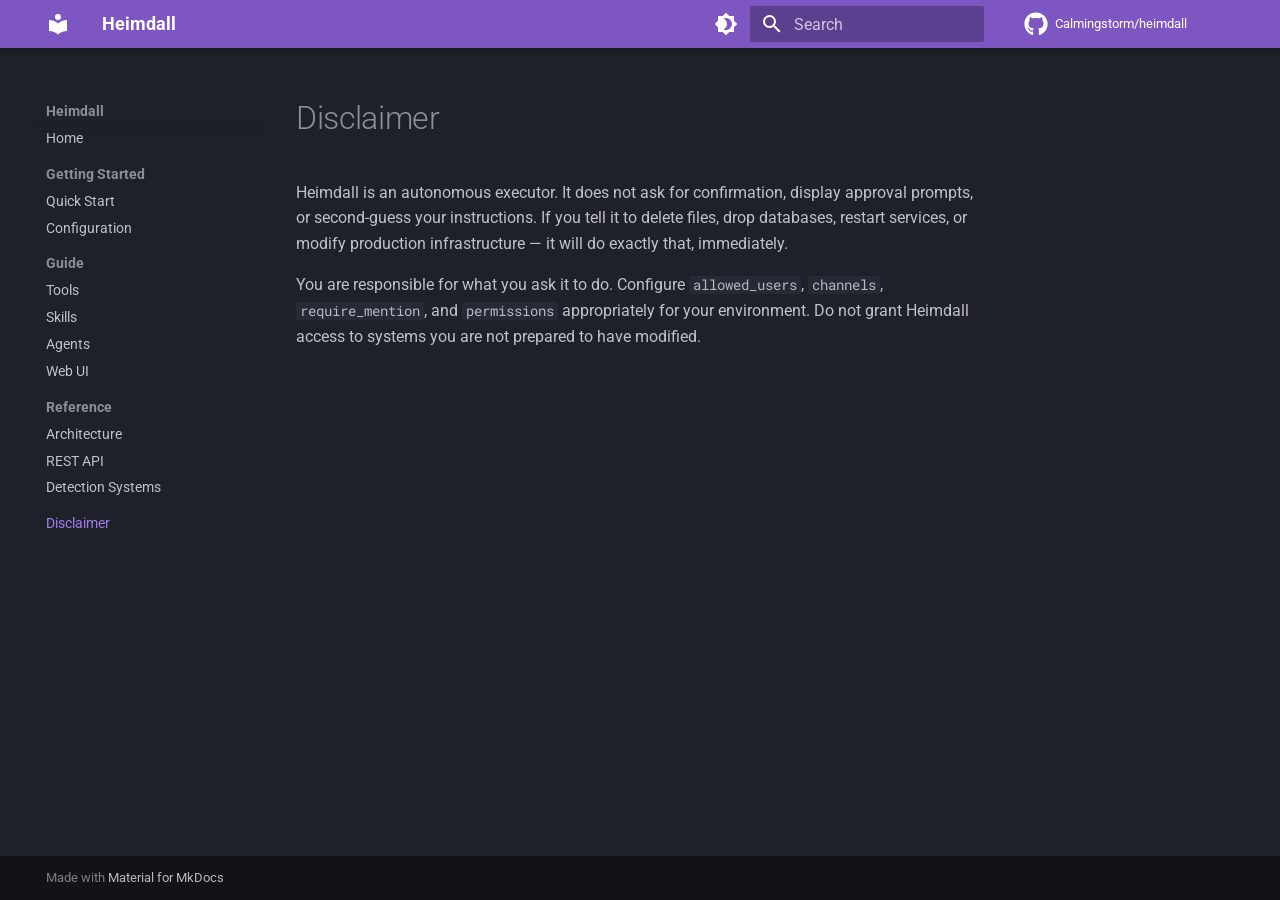
<file: disclaimer/index.html>
<!doctype html>
<html lang="en" class="no-js">
  <head>
    
      <meta charset="utf-8">
      <meta name="viewport" content="width=device-width,initial-scale=1">
      
        <meta name="description" content="Autonomous executor Discord bot powered by GPT-5.4">
      
      
      
        <link rel="canonical" href="https://calmingstorm.github.io/heimdall/disclaimer/">
      
      
        <link rel="prev" href="../detection/">
      
      
      
        
      
      
      <link rel="icon" href="../assets/images/favicon.png">
      <meta name="generator" content="mkdocs-1.6.1, mkdocs-material-9.7.6">
    
    
      
        <title>Disclaimer - Heimdall</title>
      
    
    
      <link rel="stylesheet" href="../assets/stylesheets/main.484c7ddc.min.css">
      
        
        <link rel="stylesheet" href="../assets/stylesheets/palette.ab4e12ef.min.css">
      
      


    
    
      
    
    
      
        
        
        <link rel="preconnect" href="https://fonts.gstatic.com" crossorigin>
        <link rel="stylesheet" href="https://fonts.googleapis.com/css?family=Roboto:300,300i,400,400i,700,700i%7CRoboto+Mono:400,400i,700,700i&display=fallback">
        <style>:root{--md-text-font:"Roboto";--md-code-font:"Roboto Mono"}</style>
      
    
    
    <script>__md_scope=new URL("..",location),__md_hash=e=>[...e].reduce(((e,_)=>(e<<5)-e+_.charCodeAt(0)),0),__md_get=(e,_=localStorage,t=__md_scope)=>JSON.parse(_.getItem(t.pathname+"."+e)),__md_set=(e,_,t=localStorage,a=__md_scope)=>{try{t.setItem(a.pathname+"."+e,JSON.stringify(_))}catch(e){}}</script>
    
      

    
    
  </head>
  
  
    
    
      
    
    
    
    
    <body dir="ltr" data-md-color-scheme="slate" data-md-color-primary="deep-purple" data-md-color-accent="amber">
  
    
    <input class="md-toggle" data-md-toggle="drawer" type="checkbox" id="__drawer" autocomplete="off">
    <input class="md-toggle" data-md-toggle="search" type="checkbox" id="__search" autocomplete="off">
    <label class="md-overlay" for="__drawer"></label>
    <div data-md-component="skip">
      
        
        <a href="#disclaimer" class="md-skip">
          Skip to content
        </a>
      
    </div>
    <div data-md-component="announce">
      
    </div>
    
    
      

  

<header class="md-header md-header--shadow" data-md-component="header">
  <nav class="md-header__inner md-grid" aria-label="Header">
    <a href=".." title="Heimdall" class="md-header__button md-logo" aria-label="Heimdall" data-md-component="logo">
      
  
  <svg xmlns="http://www.w3.org/2000/svg" viewBox="0 0 24 24"><path d="M12 8a3 3 0 0 0 3-3 3 3 0 0 0-3-3 3 3 0 0 0-3 3 3 3 0 0 0 3 3m0 3.54C9.64 9.35 6.5 8 3 8v11c3.5 0 6.64 1.35 9 3.54 2.36-2.19 5.5-3.54 9-3.54V8c-3.5 0-6.64 1.35-9 3.54"/></svg>

    </a>
    <label class="md-header__button md-icon" for="__drawer">
      
      <svg xmlns="http://www.w3.org/2000/svg" viewBox="0 0 24 24"><path d="M3 6h18v2H3zm0 5h18v2H3zm0 5h18v2H3z"/></svg>
    </label>
    <div class="md-header__title" data-md-component="header-title">
      <div class="md-header__ellipsis">
        <div class="md-header__topic">
          <span class="md-ellipsis">
            Heimdall
          </span>
        </div>
        <div class="md-header__topic" data-md-component="header-topic">
          <span class="md-ellipsis">
            
              Disclaimer
            
          </span>
        </div>
      </div>
    </div>
    
      
        <form class="md-header__option" data-md-component="palette">
  
    
    
    
    <input class="md-option" data-md-color-media="" data-md-color-scheme="slate" data-md-color-primary="deep-purple" data-md-color-accent="amber"  aria-label="Switch to light mode"  type="radio" name="__palette" id="__palette_0">
    
      <label class="md-header__button md-icon" title="Switch to light mode" for="__palette_1" hidden>
        <svg xmlns="http://www.w3.org/2000/svg" viewBox="0 0 24 24"><path d="M12 18c-.89 0-1.74-.2-2.5-.55C11.56 16.5 13 14.42 13 12s-1.44-4.5-3.5-5.45C10.26 6.2 11.11 6 12 6a6 6 0 0 1 6 6 6 6 0 0 1-6 6m8-9.31V4h-4.69L12 .69 8.69 4H4v4.69L.69 12 4 15.31V20h4.69L12 23.31 15.31 20H20v-4.69L23.31 12z"/></svg>
      </label>
    
  
    
    
    
    <input class="md-option" data-md-color-media="" data-md-color-scheme="default" data-md-color-primary="deep-purple" data-md-color-accent="amber"  aria-label="Switch to dark mode"  type="radio" name="__palette" id="__palette_1">
    
      <label class="md-header__button md-icon" title="Switch to dark mode" for="__palette_0" hidden>
        <svg xmlns="http://www.w3.org/2000/svg" viewBox="0 0 24 24"><path d="M12 8a4 4 0 0 0-4 4 4 4 0 0 0 4 4 4 4 0 0 0 4-4 4 4 0 0 0-4-4m0 10a6 6 0 0 1-6-6 6 6 0 0 1 6-6 6 6 0 0 1 6 6 6 6 0 0 1-6 6m8-9.31V4h-4.69L12 .69 8.69 4H4v4.69L.69 12 4 15.31V20h4.69L12 23.31 15.31 20H20v-4.69L23.31 12z"/></svg>
      </label>
    
  
</form>
      
    
    
      <script>var palette=__md_get("__palette");if(palette&&palette.color){if("(prefers-color-scheme)"===palette.color.media){var media=matchMedia("(prefers-color-scheme: light)"),input=document.querySelector(media.matches?"[data-md-color-media='(prefers-color-scheme: light)']":"[data-md-color-media='(prefers-color-scheme: dark)']");palette.color.media=input.getAttribute("data-md-color-media"),palette.color.scheme=input.getAttribute("data-md-color-scheme"),palette.color.primary=input.getAttribute("data-md-color-primary"),palette.color.accent=input.getAttribute("data-md-color-accent")}for(var[key,value]of Object.entries(palette.color))document.body.setAttribute("data-md-color-"+key,value)}</script>
    
    
    
      
      
        <label class="md-header__button md-icon" for="__search">
          
          <svg xmlns="http://www.w3.org/2000/svg" viewBox="0 0 24 24"><path d="M9.5 3A6.5 6.5 0 0 1 16 9.5c0 1.61-.59 3.09-1.56 4.23l.27.27h.79l5 5-1.5 1.5-5-5v-.79l-.27-.27A6.52 6.52 0 0 1 9.5 16 6.5 6.5 0 0 1 3 9.5 6.5 6.5 0 0 1 9.5 3m0 2C7 5 5 7 5 9.5S7 14 9.5 14 14 12 14 9.5 12 5 9.5 5"/></svg>
        </label>
        <div class="md-search" data-md-component="search" role="dialog">
  <label class="md-search__overlay" for="__search"></label>
  <div class="md-search__inner" role="search">
    <form class="md-search__form" name="search">
      <input type="text" class="md-search__input" name="query" aria-label="Search" placeholder="Search" autocapitalize="off" autocorrect="off" autocomplete="off" spellcheck="false" data-md-component="search-query" required>
      <label class="md-search__icon md-icon" for="__search">
        
        <svg xmlns="http://www.w3.org/2000/svg" viewBox="0 0 24 24"><path d="M9.5 3A6.5 6.5 0 0 1 16 9.5c0 1.61-.59 3.09-1.56 4.23l.27.27h.79l5 5-1.5 1.5-5-5v-.79l-.27-.27A6.52 6.52 0 0 1 9.5 16 6.5 6.5 0 0 1 3 9.5 6.5 6.5 0 0 1 9.5 3m0 2C7 5 5 7 5 9.5S7 14 9.5 14 14 12 14 9.5 12 5 9.5 5"/></svg>
        
        <svg xmlns="http://www.w3.org/2000/svg" viewBox="0 0 24 24"><path d="M20 11v2H8l5.5 5.5-1.42 1.42L4.16 12l7.92-7.92L13.5 5.5 8 11z"/></svg>
      </label>
      <nav class="md-search__options" aria-label="Search">
        
        <button type="reset" class="md-search__icon md-icon" title="Clear" aria-label="Clear" tabindex="-1">
          
          <svg xmlns="http://www.w3.org/2000/svg" viewBox="0 0 24 24"><path d="M19 6.41 17.59 5 12 10.59 6.41 5 5 6.41 10.59 12 5 17.59 6.41 19 12 13.41 17.59 19 19 17.59 13.41 12z"/></svg>
        </button>
      </nav>
      
    </form>
    <div class="md-search__output">
      <div class="md-search__scrollwrap" tabindex="0" data-md-scrollfix>
        <div class="md-search-result" data-md-component="search-result">
          <div class="md-search-result__meta">
            Initializing search
          </div>
          <ol class="md-search-result__list" role="presentation"></ol>
        </div>
      </div>
    </div>
  </div>
</div>
      
    
    
      <div class="md-header__source">
        <a href="https://github.com/Calmingstorm/heimdall" title="Go to repository" class="md-source" data-md-component="source">
  <div class="md-source__icon md-icon">
    
    <svg xmlns="http://www.w3.org/2000/svg" viewBox="0 0 512 512"><!--! Font Awesome Free 7.1.0 by @fontawesome - https://fontawesome.com License - https://fontawesome.com/license/free (Icons: CC BY 4.0, Fonts: SIL OFL 1.1, Code: MIT License) Copyright 2025 Fonticons, Inc.--><path d="M173.9 397.4c0 2-2.3 3.6-5.2 3.6-3.3.3-5.6-1.3-5.6-3.6 0-2 2.3-3.6 5.2-3.6 3-.3 5.6 1.3 5.6 3.6m-31.1-4.5c-.7 2 1.3 4.3 4.3 4.9 2.6 1 5.6 0 6.2-2s-1.3-4.3-4.3-5.2c-2.6-.7-5.5.3-6.2 2.3m44.2-1.7c-2.9.7-4.9 2.6-4.6 4.9.3 2 2.9 3.3 5.9 2.6 2.9-.7 4.9-2.6 4.6-4.6-.3-1.9-3-3.2-5.9-2.9M252.8 8C114.1 8 8 113.3 8 252c0 110.9 69.8 205.8 169.5 239.2 12.8 2.3 17.3-5.6 17.3-12.1 0-6.2-.3-40.4-.3-61.4 0 0-70 15-84.7-29.8 0 0-11.4-29.1-27.8-36.6 0 0-22.9-15.7 1.6-15.4 0 0 24.9 2 38.6 25.8 21.9 38.6 58.6 27.5 72.9 20.9 2.3-16 8.8-27.1 16-33.7-55.9-6.2-112.3-14.3-112.3-110.5 0-27.5 7.6-41.3 23.6-58.9-2.6-6.5-11.1-33.3 2.6-67.9 20.9-6.5 69 27 69 27 20-5.6 41.5-8.5 62.8-8.5s42.8 2.9 62.8 8.5c0 0 48.1-33.6 69-27 13.7 34.7 5.2 61.4 2.6 67.9 16 17.7 25.8 31.5 25.8 58.9 0 96.5-58.9 104.2-114.8 110.5 9.2 7.9 17 22.9 17 46.4 0 33.7-.3 75.4-.3 83.6 0 6.5 4.6 14.4 17.3 12.1C436.2 457.8 504 362.9 504 252 504 113.3 391.5 8 252.8 8M105.2 352.9c-1.3 1-1 3.3.7 5.2 1.6 1.6 3.9 2.3 5.2 1 1.3-1 1-3.3-.7-5.2-1.6-1.6-3.9-2.3-5.2-1m-10.8-8.1c-.7 1.3.3 2.9 2.3 3.9 1.6 1 3.6.7 4.3-.7.7-1.3-.3-2.9-2.3-3.9-2-.6-3.6-.3-4.3.7m32.4 35.6c-1.6 1.3-1 4.3 1.3 6.2 2.3 2.3 5.2 2.6 6.5 1 1.3-1.3.7-4.3-1.3-6.2-2.2-2.3-5.2-2.6-6.5-1m-11.4-14.7c-1.6 1-1.6 3.6 0 5.9s4.3 3.3 5.6 2.3c1.6-1.3 1.6-3.9 0-6.2-1.4-2.3-4-3.3-5.6-2"/></svg>
  </div>
  <div class="md-source__repository">
    Calmingstorm/heimdall
  </div>
</a>
      </div>
    
  </nav>
  
</header>
    
    <div class="md-container" data-md-component="container">
      
      
        
          
        
      
      <main class="md-main" data-md-component="main">
        <div class="md-main__inner md-grid">
          
            
              
              <div class="md-sidebar md-sidebar--primary" data-md-component="sidebar" data-md-type="navigation" >
                <div class="md-sidebar__scrollwrap">
                  <div class="md-sidebar__inner">
                    



<nav class="md-nav md-nav--primary" aria-label="Navigation" data-md-level="0">
  <label class="md-nav__title" for="__drawer">
    <a href=".." title="Heimdall" class="md-nav__button md-logo" aria-label="Heimdall" data-md-component="logo">
      
  
  <svg xmlns="http://www.w3.org/2000/svg" viewBox="0 0 24 24"><path d="M12 8a3 3 0 0 0 3-3 3 3 0 0 0-3-3 3 3 0 0 0-3 3 3 3 0 0 0 3 3m0 3.54C9.64 9.35 6.5 8 3 8v11c3.5 0 6.64 1.35 9 3.54 2.36-2.19 5.5-3.54 9-3.54V8c-3.5 0-6.64 1.35-9 3.54"/></svg>

    </a>
    Heimdall
  </label>
  
    <div class="md-nav__source">
      <a href="https://github.com/Calmingstorm/heimdall" title="Go to repository" class="md-source" data-md-component="source">
  <div class="md-source__icon md-icon">
    
    <svg xmlns="http://www.w3.org/2000/svg" viewBox="0 0 512 512"><!--! Font Awesome Free 7.1.0 by @fontawesome - https://fontawesome.com License - https://fontawesome.com/license/free (Icons: CC BY 4.0, Fonts: SIL OFL 1.1, Code: MIT License) Copyright 2025 Fonticons, Inc.--><path d="M173.9 397.4c0 2-2.3 3.6-5.2 3.6-3.3.3-5.6-1.3-5.6-3.6 0-2 2.3-3.6 5.2-3.6 3-.3 5.6 1.3 5.6 3.6m-31.1-4.5c-.7 2 1.3 4.3 4.3 4.9 2.6 1 5.6 0 6.2-2s-1.3-4.3-4.3-5.2c-2.6-.7-5.5.3-6.2 2.3m44.2-1.7c-2.9.7-4.9 2.6-4.6 4.9.3 2 2.9 3.3 5.9 2.6 2.9-.7 4.9-2.6 4.6-4.6-.3-1.9-3-3.2-5.9-2.9M252.8 8C114.1 8 8 113.3 8 252c0 110.9 69.8 205.8 169.5 239.2 12.8 2.3 17.3-5.6 17.3-12.1 0-6.2-.3-40.4-.3-61.4 0 0-70 15-84.7-29.8 0 0-11.4-29.1-27.8-36.6 0 0-22.9-15.7 1.6-15.4 0 0 24.9 2 38.6 25.8 21.9 38.6 58.6 27.5 72.9 20.9 2.3-16 8.8-27.1 16-33.7-55.9-6.2-112.3-14.3-112.3-110.5 0-27.5 7.6-41.3 23.6-58.9-2.6-6.5-11.1-33.3 2.6-67.9 20.9-6.5 69 27 69 27 20-5.6 41.5-8.5 62.8-8.5s42.8 2.9 62.8 8.5c0 0 48.1-33.6 69-27 13.7 34.7 5.2 61.4 2.6 67.9 16 17.7 25.8 31.5 25.8 58.9 0 96.5-58.9 104.2-114.8 110.5 9.2 7.9 17 22.9 17 46.4 0 33.7-.3 75.4-.3 83.6 0 6.5 4.6 14.4 17.3 12.1C436.2 457.8 504 362.9 504 252 504 113.3 391.5 8 252.8 8M105.2 352.9c-1.3 1-1 3.3.7 5.2 1.6 1.6 3.9 2.3 5.2 1 1.3-1 1-3.3-.7-5.2-1.6-1.6-3.9-2.3-5.2-1m-10.8-8.1c-.7 1.3.3 2.9 2.3 3.9 1.6 1 3.6.7 4.3-.7.7-1.3-.3-2.9-2.3-3.9-2-.6-3.6-.3-4.3.7m32.4 35.6c-1.6 1.3-1 4.3 1.3 6.2 2.3 2.3 5.2 2.6 6.5 1 1.3-1.3.7-4.3-1.3-6.2-2.2-2.3-5.2-2.6-6.5-1m-11.4-14.7c-1.6 1-1.6 3.6 0 5.9s4.3 3.3 5.6 2.3c1.6-1.3 1.6-3.9 0-6.2-1.4-2.3-4-3.3-5.6-2"/></svg>
  </div>
  <div class="md-source__repository">
    Calmingstorm/heimdall
  </div>
</a>
    </div>
  
  <ul class="md-nav__list" data-md-scrollfix>
    
      
      
  
  
  
  
    <li class="md-nav__item">
      <a href=".." class="md-nav__link">
        
  
  
  <span class="md-ellipsis">
    
  
    Home
  

    
  </span>
  
  

      </a>
    </li>
  

    
      
      
  
  
  
  
    
    
    
    
      
        
        
      
    
    
    <li class="md-nav__item md-nav__item--section md-nav__item--nested">
      
        
        
          
        
        <input class="md-nav__toggle md-toggle md-toggle--indeterminate" type="checkbox" id="__nav_2" >
        
          
          <label class="md-nav__link" for="__nav_2" id="__nav_2_label" tabindex="">
            
  
  
  <span class="md-ellipsis">
    
  
    Getting Started
  

    
  </span>
  
  

            <span class="md-nav__icon md-icon"></span>
          </label>
        
        <nav class="md-nav" data-md-level="1" aria-labelledby="__nav_2_label" aria-expanded="false">
          <label class="md-nav__title" for="__nav_2">
            <span class="md-nav__icon md-icon"></span>
            
  
    Getting Started
  

          </label>
          <ul class="md-nav__list" data-md-scrollfix>
            
              
                
  
  
  
  
    <li class="md-nav__item">
      <a href="../getting-started/" class="md-nav__link">
        
  
  
  <span class="md-ellipsis">
    
  
    Quick Start
  

    
  </span>
  
  

      </a>
    </li>
  

              
            
              
                
  
  
  
  
    <li class="md-nav__item">
      <a href="../configuration/" class="md-nav__link">
        
  
  
  <span class="md-ellipsis">
    
  
    Configuration
  

    
  </span>
  
  

      </a>
    </li>
  

              
            
          </ul>
        </nav>
      
    </li>
  

    
      
      
  
  
  
  
    
    
    
    
      
        
        
      
    
    
    <li class="md-nav__item md-nav__item--section md-nav__item--nested">
      
        
        
          
        
        <input class="md-nav__toggle md-toggle md-toggle--indeterminate" type="checkbox" id="__nav_3" >
        
          
          <label class="md-nav__link" for="__nav_3" id="__nav_3_label" tabindex="">
            
  
  
  <span class="md-ellipsis">
    
  
    Guide
  

    
  </span>
  
  

            <span class="md-nav__icon md-icon"></span>
          </label>
        
        <nav class="md-nav" data-md-level="1" aria-labelledby="__nav_3_label" aria-expanded="false">
          <label class="md-nav__title" for="__nav_3">
            <span class="md-nav__icon md-icon"></span>
            
  
    Guide
  

          </label>
          <ul class="md-nav__list" data-md-scrollfix>
            
              
                
  
  
  
  
    <li class="md-nav__item">
      <a href="../tools/" class="md-nav__link">
        
  
  
  <span class="md-ellipsis">
    
  
    Tools
  

    
  </span>
  
  

      </a>
    </li>
  

              
            
              
                
  
  
  
  
    <li class="md-nav__item">
      <a href="../skills/" class="md-nav__link">
        
  
  
  <span class="md-ellipsis">
    
  
    Skills
  

    
  </span>
  
  

      </a>
    </li>
  

              
            
              
                
  
  
  
  
    <li class="md-nav__item">
      <a href="../agents/" class="md-nav__link">
        
  
  
  <span class="md-ellipsis">
    
  
    Agents
  

    
  </span>
  
  

      </a>
    </li>
  

              
            
              
                
  
  
  
  
    <li class="md-nav__item">
      <a href="../web-ui/" class="md-nav__link">
        
  
  
  <span class="md-ellipsis">
    
  
    Web UI
  

    
  </span>
  
  

      </a>
    </li>
  

              
            
          </ul>
        </nav>
      
    </li>
  

    
      
      
  
  
  
  
    
    
    
    
      
        
        
      
    
    
    <li class="md-nav__item md-nav__item--section md-nav__item--nested">
      
        
        
          
        
        <input class="md-nav__toggle md-toggle md-toggle--indeterminate" type="checkbox" id="__nav_4" >
        
          
          <label class="md-nav__link" for="__nav_4" id="__nav_4_label" tabindex="">
            
  
  
  <span class="md-ellipsis">
    
  
    Reference
  

    
  </span>
  
  

            <span class="md-nav__icon md-icon"></span>
          </label>
        
        <nav class="md-nav" data-md-level="1" aria-labelledby="__nav_4_label" aria-expanded="false">
          <label class="md-nav__title" for="__nav_4">
            <span class="md-nav__icon md-icon"></span>
            
  
    Reference
  

          </label>
          <ul class="md-nav__list" data-md-scrollfix>
            
              
                
  
  
  
  
    <li class="md-nav__item">
      <a href="../architecture/" class="md-nav__link">
        
  
  
  <span class="md-ellipsis">
    
  
    Architecture
  

    
  </span>
  
  

      </a>
    </li>
  

              
            
              
                
  
  
  
  
    <li class="md-nav__item">
      <a href="../api/" class="md-nav__link">
        
  
  
  <span class="md-ellipsis">
    
  
    REST API
  

    
  </span>
  
  

      </a>
    </li>
  

              
            
              
                
  
  
  
  
    <li class="md-nav__item">
      <a href="../detection/" class="md-nav__link">
        
  
  
  <span class="md-ellipsis">
    
  
    Detection Systems
  

    
  </span>
  
  

      </a>
    </li>
  

              
            
          </ul>
        </nav>
      
    </li>
  

    
      
      
  
  
    
  
  
  
    <li class="md-nav__item md-nav__item--active">
      
      <input class="md-nav__toggle md-toggle" type="checkbox" id="__toc">
      
      
        
      
      
      <a href="./" class="md-nav__link md-nav__link--active">
        
  
  
  <span class="md-ellipsis">
    
  
    Disclaimer
  

    
  </span>
  
  

      </a>
      
    </li>
  

    
  </ul>
</nav>
                  </div>
                </div>
              </div>
            
            
              
              <div class="md-sidebar md-sidebar--secondary" data-md-component="sidebar" data-md-type="toc" >
                <div class="md-sidebar__scrollwrap">
                  <div class="md-sidebar__inner">
                    

<nav class="md-nav md-nav--secondary" aria-label="Table of contents">
  
  
  
    
  
  
</nav>
                  </div>
                </div>
              </div>
            
          
          
            <div class="md-content" data-md-component="content">
              
              <article class="md-content__inner md-typeset">
                
                  


  
  


<h1 id="disclaimer">Disclaimer<a class="headerlink" href="#disclaimer" title="Permanent link">&para;</a></h1>
<p>Heimdall is an autonomous executor. It does not ask for confirmation, display approval prompts, or second-guess your instructions. If you tell it to delete files, drop databases, restart services, or modify production infrastructure — it will do exactly that, immediately.</p>
<p>You are responsible for what you ask it to do. Configure <code>allowed_users</code>, <code>channels</code>, <code>require_mention</code>, and <code>permissions</code> appropriately for your environment. Do not grant Heimdall access to systems you are not prepared to have modified.</p>












                
              </article>
            </div>
          
          
<script>var target=document.getElementById(location.hash.slice(1));target&&target.name&&(target.checked=target.name.startsWith("__tabbed_"))</script>
        </div>
        
          <button type="button" class="md-top md-icon" data-md-component="top" hidden>
  
  <svg xmlns="http://www.w3.org/2000/svg" viewBox="0 0 24 24"><path d="M13 20h-2V8l-5.5 5.5-1.42-1.42L12 4.16l7.92 7.92-1.42 1.42L13 8z"/></svg>
  Back to top
</button>
        
      </main>
      
        <footer class="md-footer">
  
  <div class="md-footer-meta md-typeset">
    <div class="md-footer-meta__inner md-grid">
      <div class="md-copyright">
  
  
    Made with
    <a href="https://squidfunk.github.io/mkdocs-material/" target="_blank" rel="noopener">
      Material for MkDocs
    </a>
  
</div>
      
    </div>
  </div>
</footer>
      
    </div>
    <div class="md-dialog" data-md-component="dialog">
      <div class="md-dialog__inner md-typeset"></div>
    </div>
    
    
    
      
      
      <script id="__config" type="application/json">{"annotate": null, "base": "..", "features": ["navigation.sections", "navigation.expand", "navigation.top", "content.code.copy", "search.highlight"], "search": "../assets/javascripts/workers/search.2c215733.min.js", "tags": null, "translations": {"clipboard.copied": "Copied to clipboard", "clipboard.copy": "Copy to clipboard", "search.result.more.one": "1 more on this page", "search.result.more.other": "# more on this page", "search.result.none": "No matching documents", "search.result.one": "1 matching document", "search.result.other": "# matching documents", "search.result.placeholder": "Type to start searching", "search.result.term.missing": "Missing", "select.version": "Select version"}, "version": null}</script>
    
    
      <script src="../assets/javascripts/bundle.79ae519e.min.js"></script>
      
    
  </body>
</html>
</file>
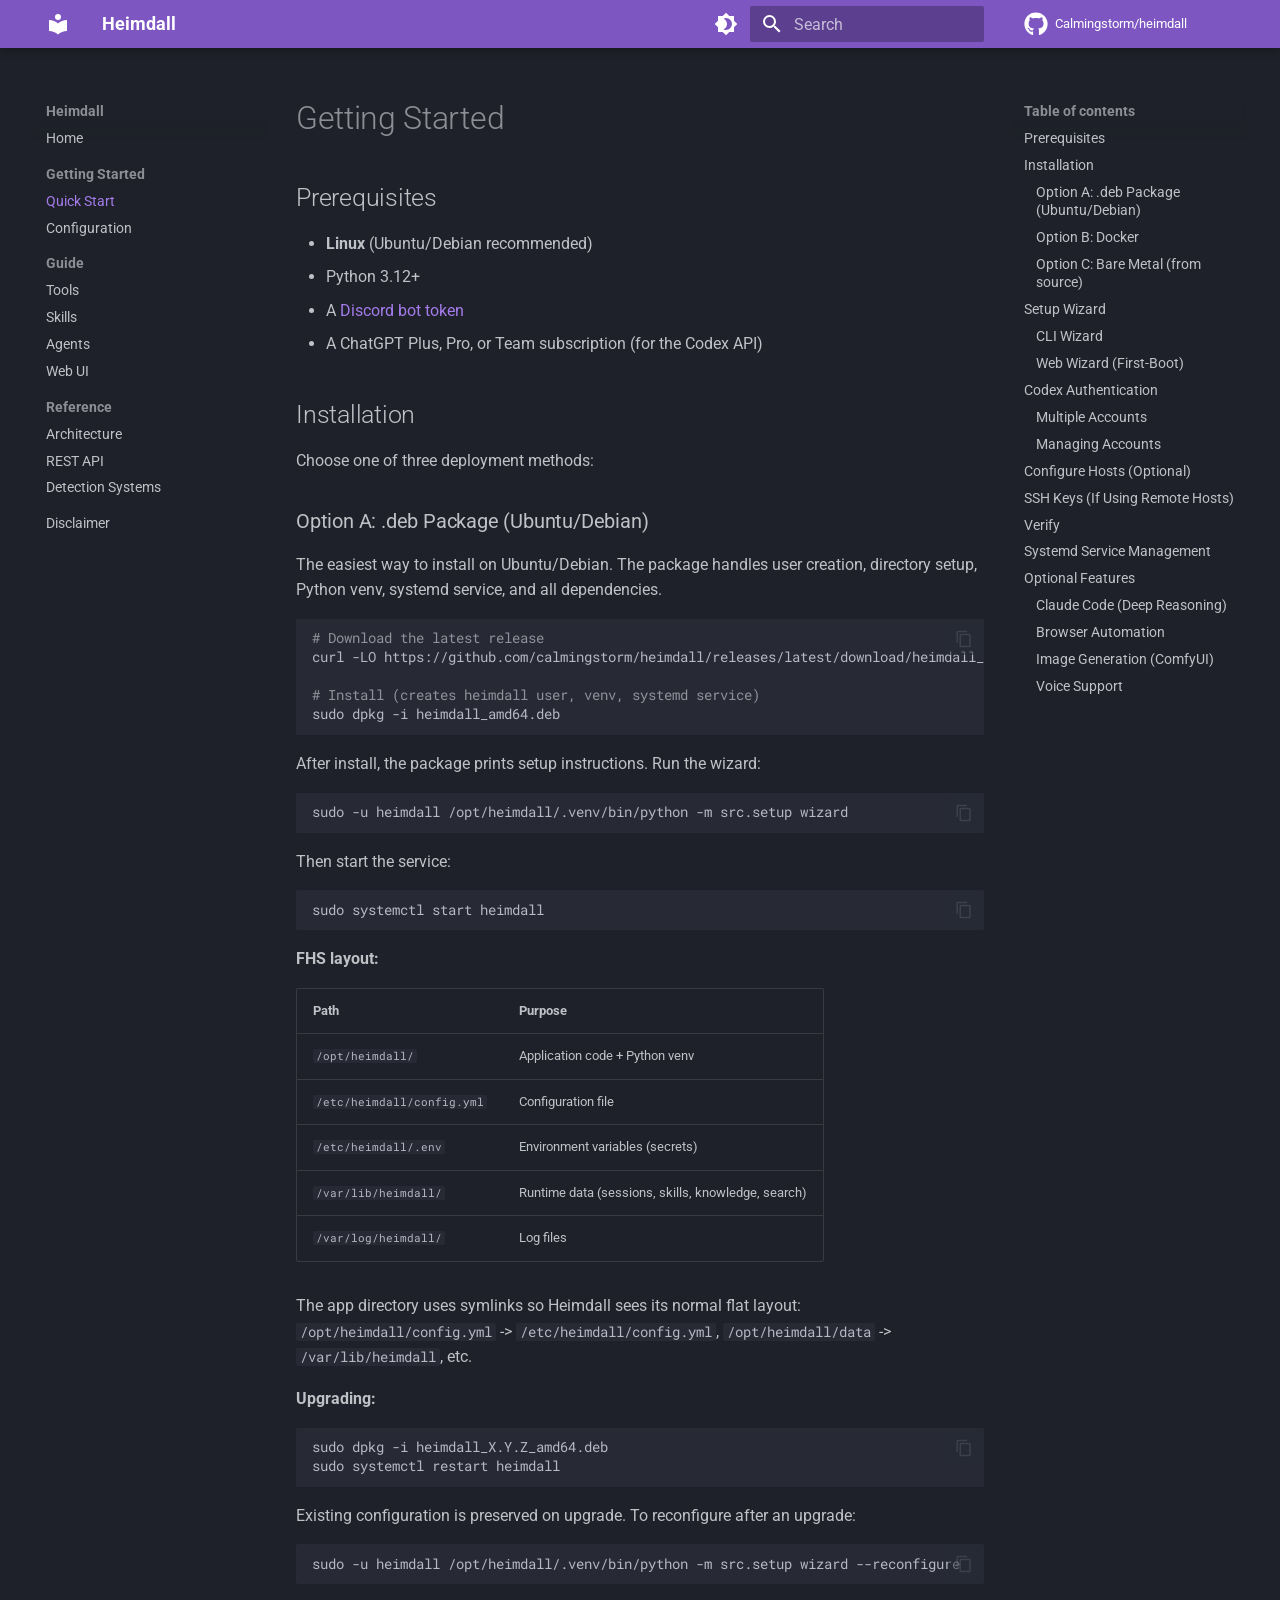
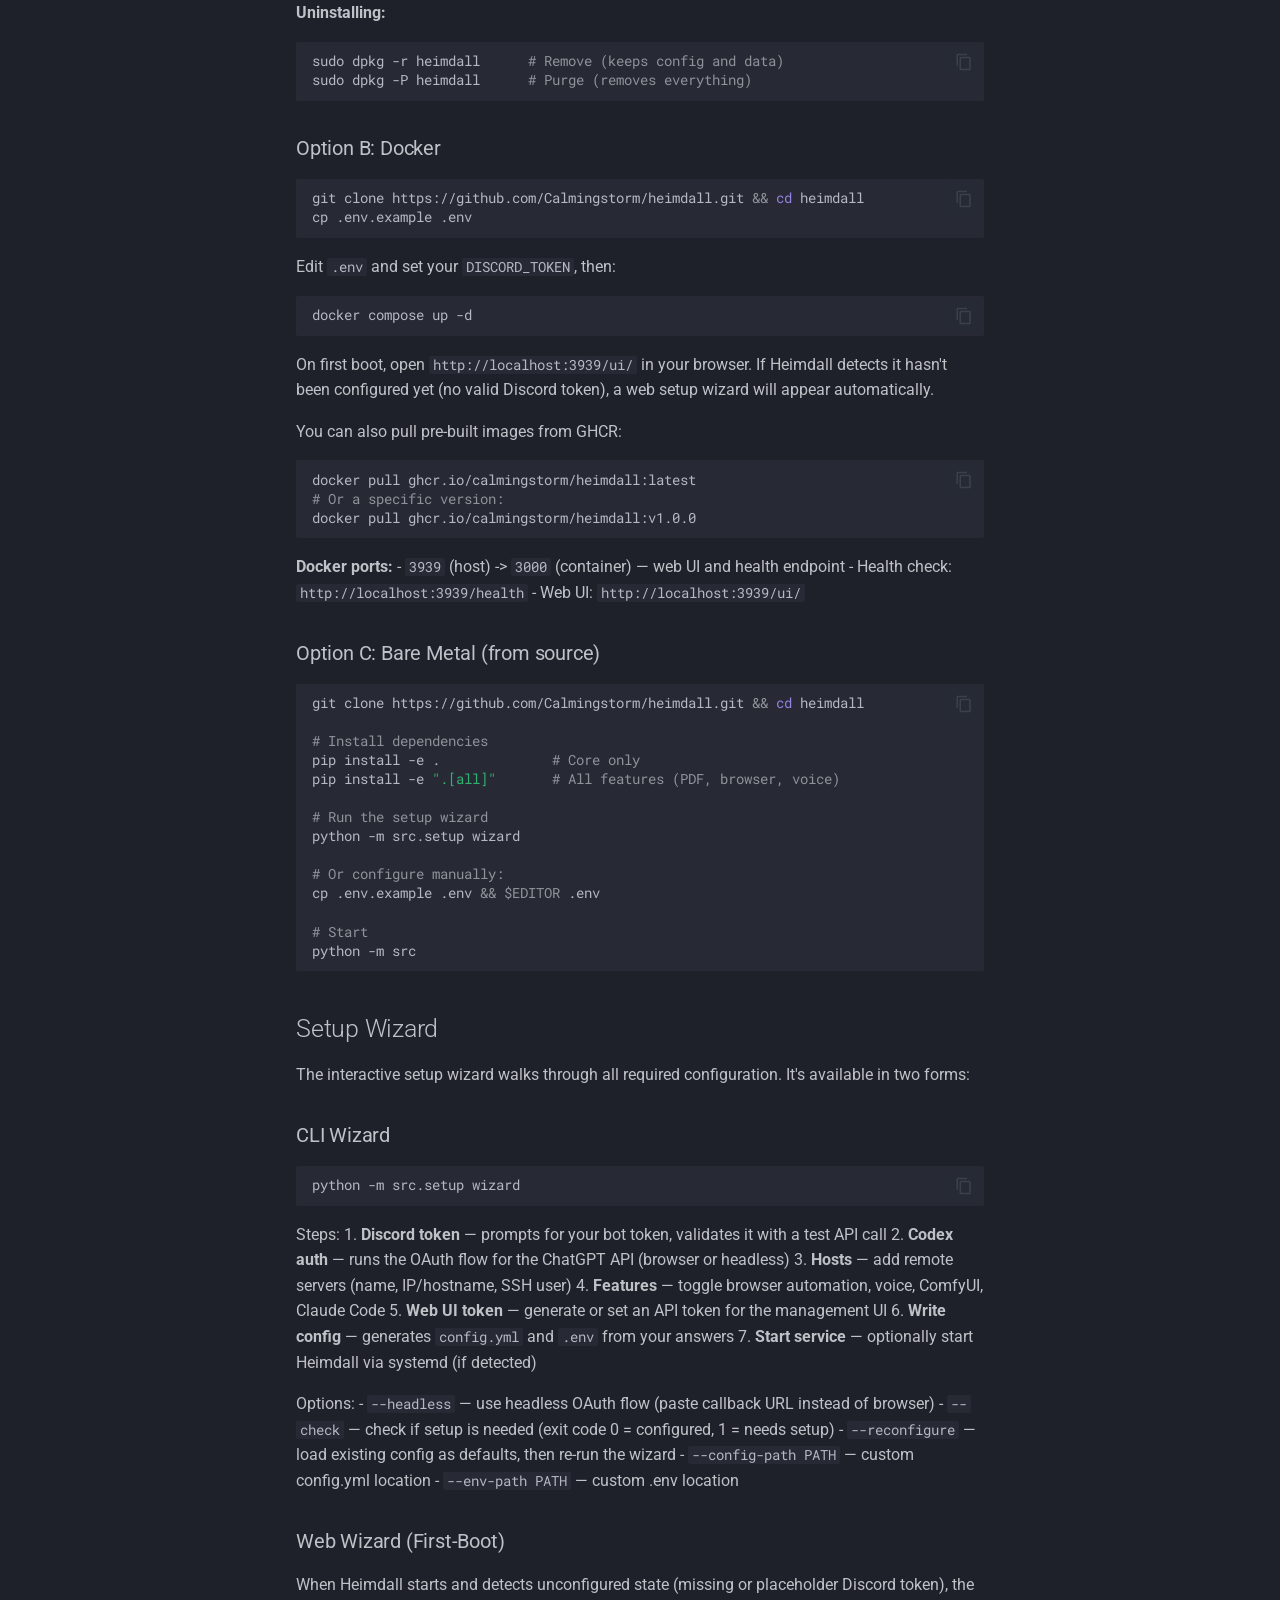
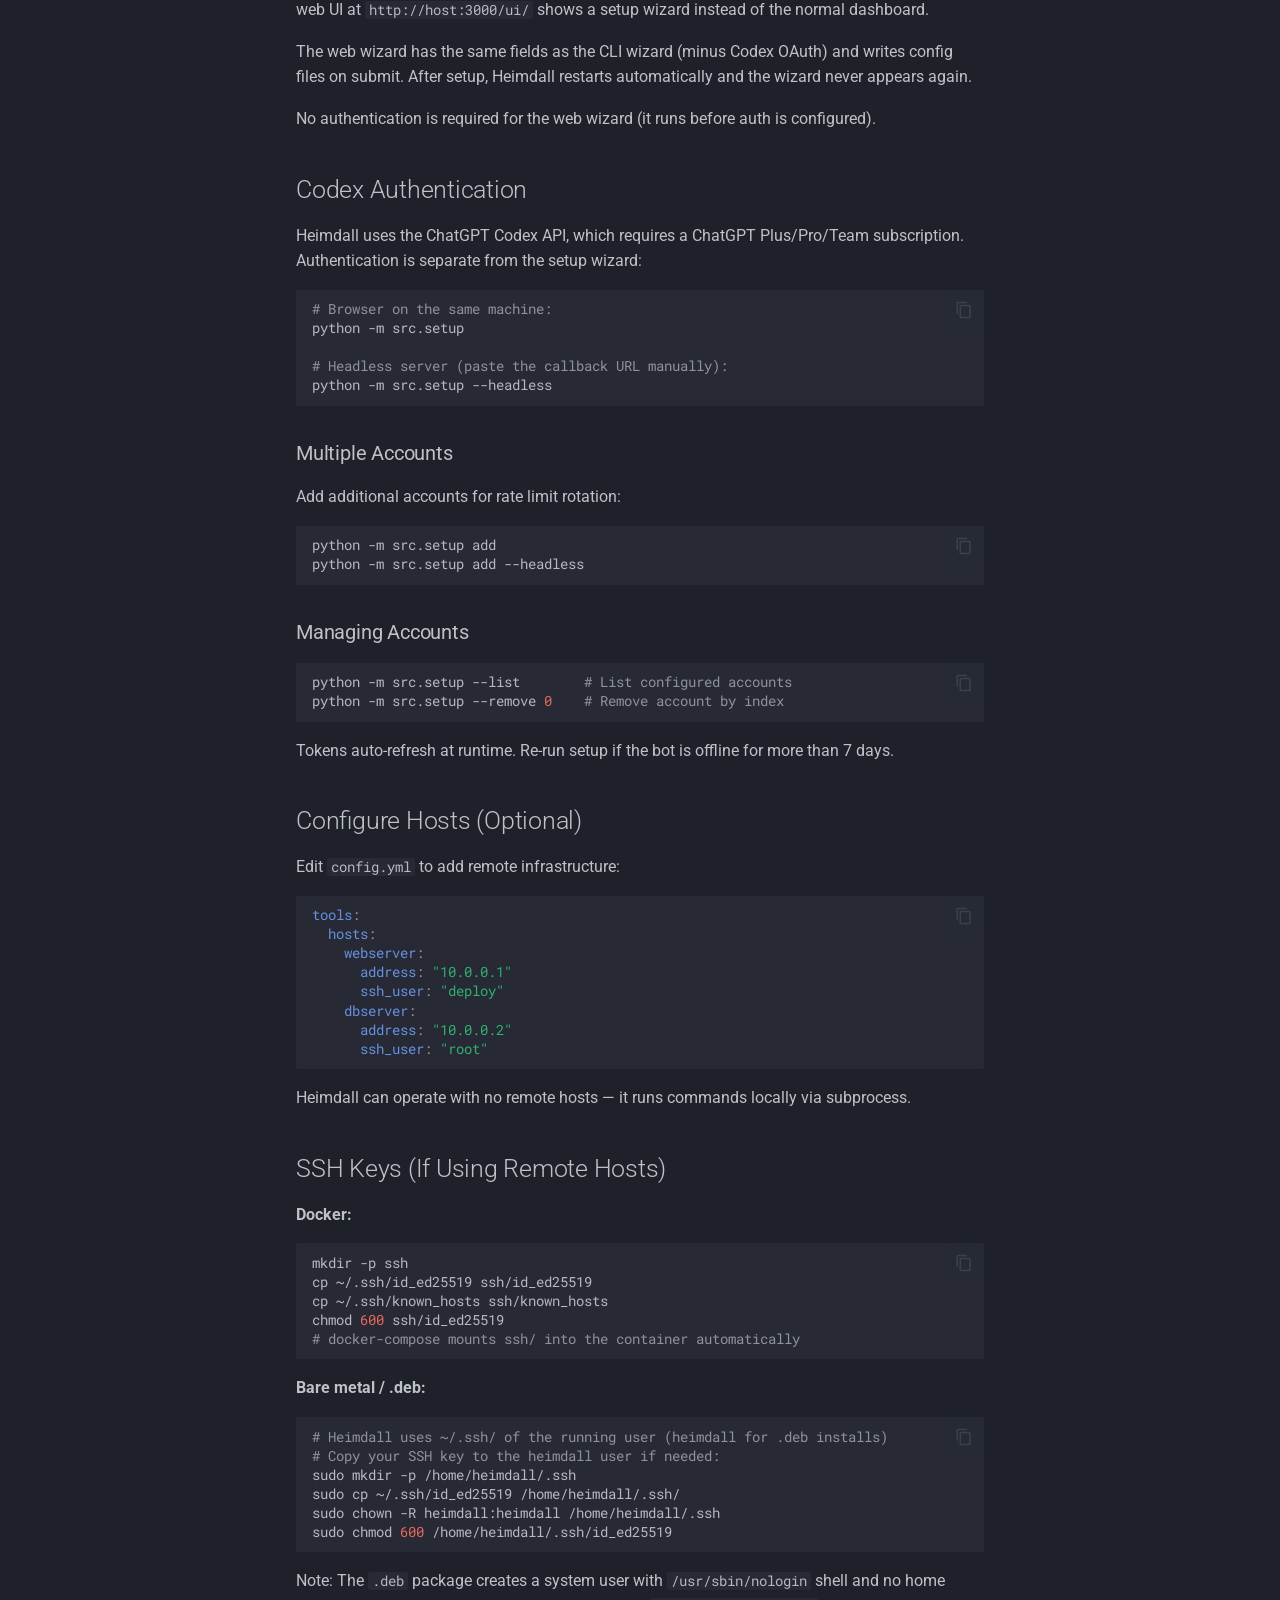
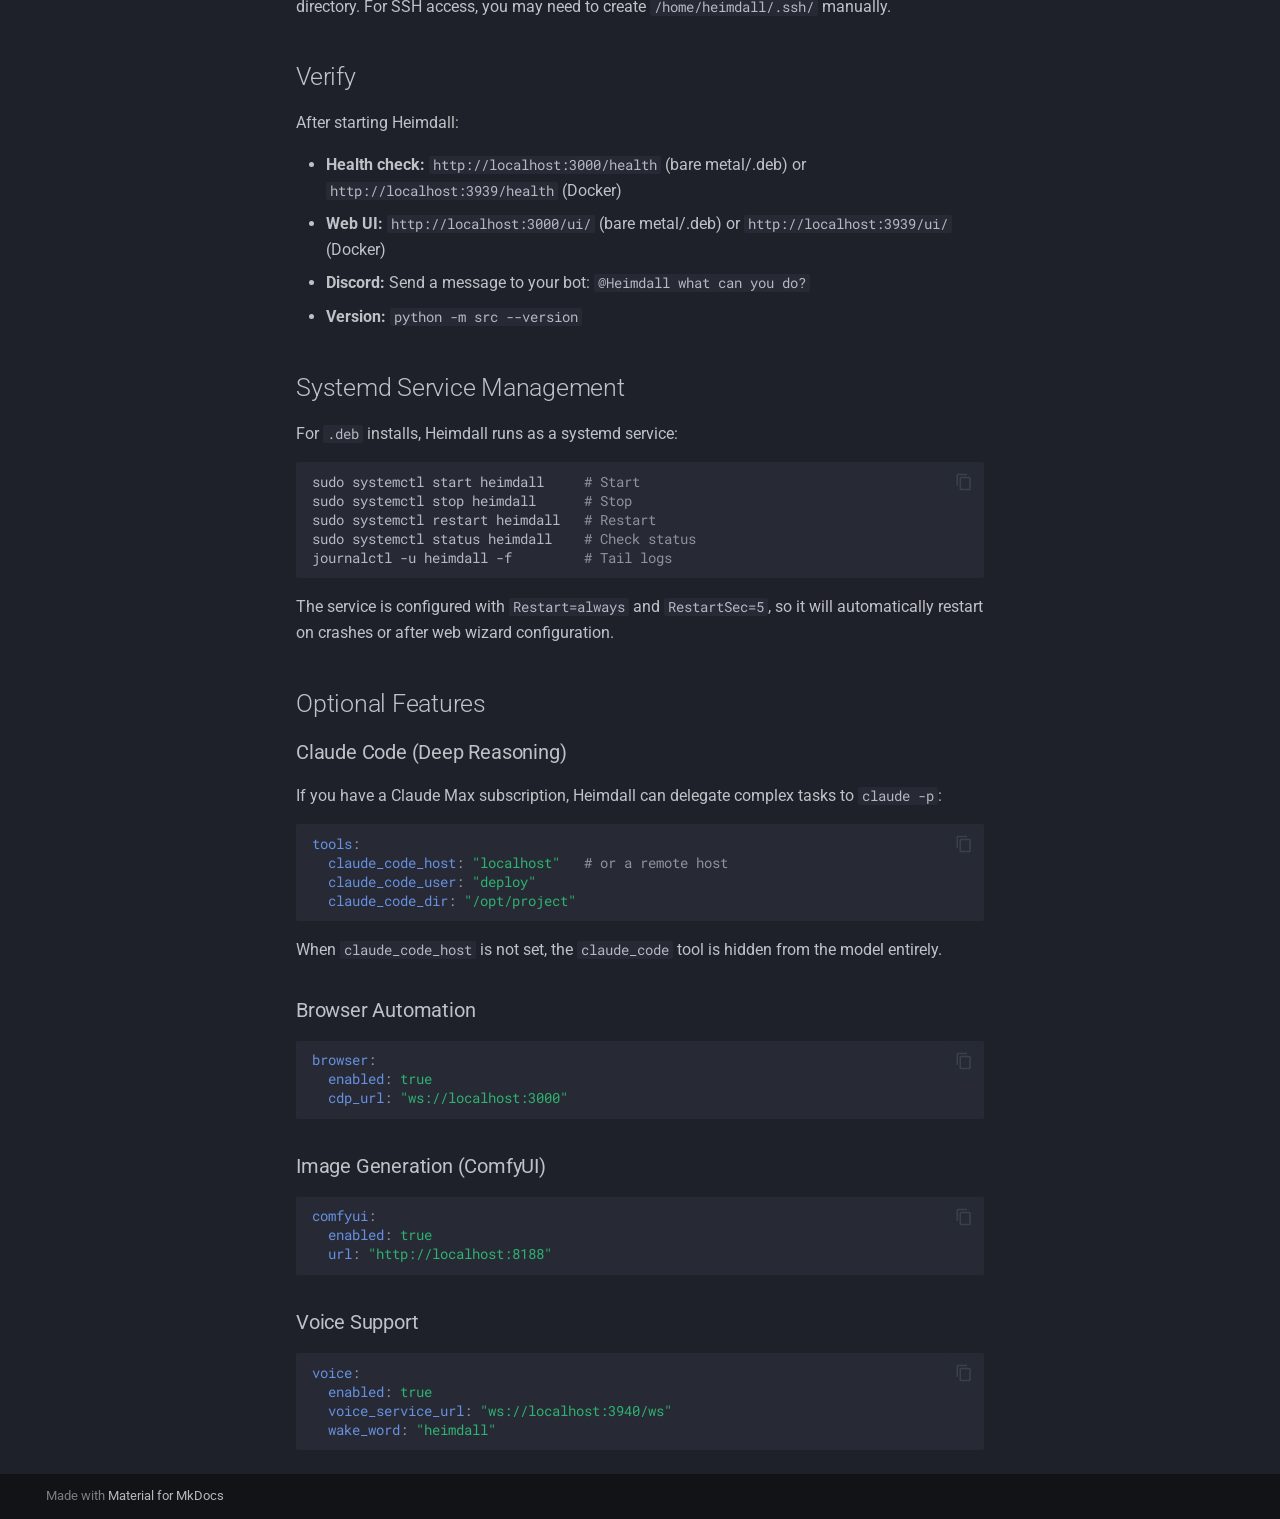
<file: getting-started/index.html>
<!doctype html>
<html lang="en" class="no-js">
  <head>
    
      <meta charset="utf-8">
      <meta name="viewport" content="width=device-width,initial-scale=1">
      
        <meta name="description" content="Autonomous executor Discord bot powered by GPT-5.4">
      
      
      
        <link rel="canonical" href="https://calmingstorm.github.io/heimdall/getting-started/">
      
      
        <link rel="prev" href="..">
      
      
        <link rel="next" href="../configuration/">
      
      
        
      
      
      <link rel="icon" href="../assets/images/favicon.png">
      <meta name="generator" content="mkdocs-1.6.1, mkdocs-material-9.7.6">
    
    
      
        <title>Quick Start - Heimdall</title>
      
    
    
      <link rel="stylesheet" href="../assets/stylesheets/main.484c7ddc.min.css">
      
        
        <link rel="stylesheet" href="../assets/stylesheets/palette.ab4e12ef.min.css">
      
      


    
    
      
    
    
      
        
        
        <link rel="preconnect" href="https://fonts.gstatic.com" crossorigin>
        <link rel="stylesheet" href="https://fonts.googleapis.com/css?family=Roboto:300,300i,400,400i,700,700i%7CRoboto+Mono:400,400i,700,700i&display=fallback">
        <style>:root{--md-text-font:"Roboto";--md-code-font:"Roboto Mono"}</style>
      
    
    
    <script>__md_scope=new URL("..",location),__md_hash=e=>[...e].reduce(((e,_)=>(e<<5)-e+_.charCodeAt(0)),0),__md_get=(e,_=localStorage,t=__md_scope)=>JSON.parse(_.getItem(t.pathname+"."+e)),__md_set=(e,_,t=localStorage,a=__md_scope)=>{try{t.setItem(a.pathname+"."+e,JSON.stringify(_))}catch(e){}}</script>
    
      

    
    
  </head>
  
  
    
    
      
    
    
    
    
    <body dir="ltr" data-md-color-scheme="slate" data-md-color-primary="deep-purple" data-md-color-accent="amber">
  
    
    <input class="md-toggle" data-md-toggle="drawer" type="checkbox" id="__drawer" autocomplete="off">
    <input class="md-toggle" data-md-toggle="search" type="checkbox" id="__search" autocomplete="off">
    <label class="md-overlay" for="__drawer"></label>
    <div data-md-component="skip">
      
        
        <a href="#getting-started" class="md-skip">
          Skip to content
        </a>
      
    </div>
    <div data-md-component="announce">
      
    </div>
    
    
      

  

<header class="md-header md-header--shadow" data-md-component="header">
  <nav class="md-header__inner md-grid" aria-label="Header">
    <a href=".." title="Heimdall" class="md-header__button md-logo" aria-label="Heimdall" data-md-component="logo">
      
  
  <svg xmlns="http://www.w3.org/2000/svg" viewBox="0 0 24 24"><path d="M12 8a3 3 0 0 0 3-3 3 3 0 0 0-3-3 3 3 0 0 0-3 3 3 3 0 0 0 3 3m0 3.54C9.64 9.35 6.5 8 3 8v11c3.5 0 6.64 1.35 9 3.54 2.36-2.19 5.5-3.54 9-3.54V8c-3.5 0-6.64 1.35-9 3.54"/></svg>

    </a>
    <label class="md-header__button md-icon" for="__drawer">
      
      <svg xmlns="http://www.w3.org/2000/svg" viewBox="0 0 24 24"><path d="M3 6h18v2H3zm0 5h18v2H3zm0 5h18v2H3z"/></svg>
    </label>
    <div class="md-header__title" data-md-component="header-title">
      <div class="md-header__ellipsis">
        <div class="md-header__topic">
          <span class="md-ellipsis">
            Heimdall
          </span>
        </div>
        <div class="md-header__topic" data-md-component="header-topic">
          <span class="md-ellipsis">
            
              Quick Start
            
          </span>
        </div>
      </div>
    </div>
    
      
        <form class="md-header__option" data-md-component="palette">
  
    
    
    
    <input class="md-option" data-md-color-media="" data-md-color-scheme="slate" data-md-color-primary="deep-purple" data-md-color-accent="amber"  aria-label="Switch to light mode"  type="radio" name="__palette" id="__palette_0">
    
      <label class="md-header__button md-icon" title="Switch to light mode" for="__palette_1" hidden>
        <svg xmlns="http://www.w3.org/2000/svg" viewBox="0 0 24 24"><path d="M12 18c-.89 0-1.74-.2-2.5-.55C11.56 16.5 13 14.42 13 12s-1.44-4.5-3.5-5.45C10.26 6.2 11.11 6 12 6a6 6 0 0 1 6 6 6 6 0 0 1-6 6m8-9.31V4h-4.69L12 .69 8.69 4H4v4.69L.69 12 4 15.31V20h4.69L12 23.31 15.31 20H20v-4.69L23.31 12z"/></svg>
      </label>
    
  
    
    
    
    <input class="md-option" data-md-color-media="" data-md-color-scheme="default" data-md-color-primary="deep-purple" data-md-color-accent="amber"  aria-label="Switch to dark mode"  type="radio" name="__palette" id="__palette_1">
    
      <label class="md-header__button md-icon" title="Switch to dark mode" for="__palette_0" hidden>
        <svg xmlns="http://www.w3.org/2000/svg" viewBox="0 0 24 24"><path d="M12 8a4 4 0 0 0-4 4 4 4 0 0 0 4 4 4 4 0 0 0 4-4 4 4 0 0 0-4-4m0 10a6 6 0 0 1-6-6 6 6 0 0 1 6-6 6 6 0 0 1 6 6 6 6 0 0 1-6 6m8-9.31V4h-4.69L12 .69 8.69 4H4v4.69L.69 12 4 15.31V20h4.69L12 23.31 15.31 20H20v-4.69L23.31 12z"/></svg>
      </label>
    
  
</form>
      
    
    
      <script>var palette=__md_get("__palette");if(palette&&palette.color){if("(prefers-color-scheme)"===palette.color.media){var media=matchMedia("(prefers-color-scheme: light)"),input=document.querySelector(media.matches?"[data-md-color-media='(prefers-color-scheme: light)']":"[data-md-color-media='(prefers-color-scheme: dark)']");palette.color.media=input.getAttribute("data-md-color-media"),palette.color.scheme=input.getAttribute("data-md-color-scheme"),palette.color.primary=input.getAttribute("data-md-color-primary"),palette.color.accent=input.getAttribute("data-md-color-accent")}for(var[key,value]of Object.entries(palette.color))document.body.setAttribute("data-md-color-"+key,value)}</script>
    
    
    
      
      
        <label class="md-header__button md-icon" for="__search">
          
          <svg xmlns="http://www.w3.org/2000/svg" viewBox="0 0 24 24"><path d="M9.5 3A6.5 6.5 0 0 1 16 9.5c0 1.61-.59 3.09-1.56 4.23l.27.27h.79l5 5-1.5 1.5-5-5v-.79l-.27-.27A6.52 6.52 0 0 1 9.5 16 6.5 6.5 0 0 1 3 9.5 6.5 6.5 0 0 1 9.5 3m0 2C7 5 5 7 5 9.5S7 14 9.5 14 14 12 14 9.5 12 5 9.5 5"/></svg>
        </label>
        <div class="md-search" data-md-component="search" role="dialog">
  <label class="md-search__overlay" for="__search"></label>
  <div class="md-search__inner" role="search">
    <form class="md-search__form" name="search">
      <input type="text" class="md-search__input" name="query" aria-label="Search" placeholder="Search" autocapitalize="off" autocorrect="off" autocomplete="off" spellcheck="false" data-md-component="search-query" required>
      <label class="md-search__icon md-icon" for="__search">
        
        <svg xmlns="http://www.w3.org/2000/svg" viewBox="0 0 24 24"><path d="M9.5 3A6.5 6.5 0 0 1 16 9.5c0 1.61-.59 3.09-1.56 4.23l.27.27h.79l5 5-1.5 1.5-5-5v-.79l-.27-.27A6.52 6.52 0 0 1 9.5 16 6.5 6.5 0 0 1 3 9.5 6.5 6.5 0 0 1 9.5 3m0 2C7 5 5 7 5 9.5S7 14 9.5 14 14 12 14 9.5 12 5 9.5 5"/></svg>
        
        <svg xmlns="http://www.w3.org/2000/svg" viewBox="0 0 24 24"><path d="M20 11v2H8l5.5 5.5-1.42 1.42L4.16 12l7.92-7.92L13.5 5.5 8 11z"/></svg>
      </label>
      <nav class="md-search__options" aria-label="Search">
        
        <button type="reset" class="md-search__icon md-icon" title="Clear" aria-label="Clear" tabindex="-1">
          
          <svg xmlns="http://www.w3.org/2000/svg" viewBox="0 0 24 24"><path d="M19 6.41 17.59 5 12 10.59 6.41 5 5 6.41 10.59 12 5 17.59 6.41 19 12 13.41 17.59 19 19 17.59 13.41 12z"/></svg>
        </button>
      </nav>
      
    </form>
    <div class="md-search__output">
      <div class="md-search__scrollwrap" tabindex="0" data-md-scrollfix>
        <div class="md-search-result" data-md-component="search-result">
          <div class="md-search-result__meta">
            Initializing search
          </div>
          <ol class="md-search-result__list" role="presentation"></ol>
        </div>
      </div>
    </div>
  </div>
</div>
      
    
    
      <div class="md-header__source">
        <a href="https://github.com/Calmingstorm/heimdall" title="Go to repository" class="md-source" data-md-component="source">
  <div class="md-source__icon md-icon">
    
    <svg xmlns="http://www.w3.org/2000/svg" viewBox="0 0 512 512"><!--! Font Awesome Free 7.1.0 by @fontawesome - https://fontawesome.com License - https://fontawesome.com/license/free (Icons: CC BY 4.0, Fonts: SIL OFL 1.1, Code: MIT License) Copyright 2025 Fonticons, Inc.--><path d="M173.9 397.4c0 2-2.3 3.6-5.2 3.6-3.3.3-5.6-1.3-5.6-3.6 0-2 2.3-3.6 5.2-3.6 3-.3 5.6 1.3 5.6 3.6m-31.1-4.5c-.7 2 1.3 4.3 4.3 4.9 2.6 1 5.6 0 6.2-2s-1.3-4.3-4.3-5.2c-2.6-.7-5.5.3-6.2 2.3m44.2-1.7c-2.9.7-4.9 2.6-4.6 4.9.3 2 2.9 3.3 5.9 2.6 2.9-.7 4.9-2.6 4.6-4.6-.3-1.9-3-3.2-5.9-2.9M252.8 8C114.1 8 8 113.3 8 252c0 110.9 69.8 205.8 169.5 239.2 12.8 2.3 17.3-5.6 17.3-12.1 0-6.2-.3-40.4-.3-61.4 0 0-70 15-84.7-29.8 0 0-11.4-29.1-27.8-36.6 0 0-22.9-15.7 1.6-15.4 0 0 24.9 2 38.6 25.8 21.9 38.6 58.6 27.5 72.9 20.9 2.3-16 8.8-27.1 16-33.7-55.9-6.2-112.3-14.3-112.3-110.5 0-27.5 7.6-41.3 23.6-58.9-2.6-6.5-11.1-33.3 2.6-67.9 20.9-6.5 69 27 69 27 20-5.6 41.5-8.5 62.8-8.5s42.8 2.9 62.8 8.5c0 0 48.1-33.6 69-27 13.7 34.7 5.2 61.4 2.6 67.9 16 17.7 25.8 31.5 25.8 58.9 0 96.5-58.9 104.2-114.8 110.5 9.2 7.9 17 22.9 17 46.4 0 33.7-.3 75.4-.3 83.6 0 6.5 4.6 14.4 17.3 12.1C436.2 457.8 504 362.9 504 252 504 113.3 391.5 8 252.8 8M105.2 352.9c-1.3 1-1 3.3.7 5.2 1.6 1.6 3.9 2.3 5.2 1 1.3-1 1-3.3-.7-5.2-1.6-1.6-3.9-2.3-5.2-1m-10.8-8.1c-.7 1.3.3 2.9 2.3 3.9 1.6 1 3.6.7 4.3-.7.7-1.3-.3-2.9-2.3-3.9-2-.6-3.6-.3-4.3.7m32.4 35.6c-1.6 1.3-1 4.3 1.3 6.2 2.3 2.3 5.2 2.6 6.5 1 1.3-1.3.7-4.3-1.3-6.2-2.2-2.3-5.2-2.6-6.5-1m-11.4-14.7c-1.6 1-1.6 3.6 0 5.9s4.3 3.3 5.6 2.3c1.6-1.3 1.6-3.9 0-6.2-1.4-2.3-4-3.3-5.6-2"/></svg>
  </div>
  <div class="md-source__repository">
    Calmingstorm/heimdall
  </div>
</a>
      </div>
    
  </nav>
  
</header>
    
    <div class="md-container" data-md-component="container">
      
      
        
          
        
      
      <main class="md-main" data-md-component="main">
        <div class="md-main__inner md-grid">
          
            
              
              <div class="md-sidebar md-sidebar--primary" data-md-component="sidebar" data-md-type="navigation" >
                <div class="md-sidebar__scrollwrap">
                  <div class="md-sidebar__inner">
                    



<nav class="md-nav md-nav--primary" aria-label="Navigation" data-md-level="0">
  <label class="md-nav__title" for="__drawer">
    <a href=".." title="Heimdall" class="md-nav__button md-logo" aria-label="Heimdall" data-md-component="logo">
      
  
  <svg xmlns="http://www.w3.org/2000/svg" viewBox="0 0 24 24"><path d="M12 8a3 3 0 0 0 3-3 3 3 0 0 0-3-3 3 3 0 0 0-3 3 3 3 0 0 0 3 3m0 3.54C9.64 9.35 6.5 8 3 8v11c3.5 0 6.64 1.35 9 3.54 2.36-2.19 5.5-3.54 9-3.54V8c-3.5 0-6.64 1.35-9 3.54"/></svg>

    </a>
    Heimdall
  </label>
  
    <div class="md-nav__source">
      <a href="https://github.com/Calmingstorm/heimdall" title="Go to repository" class="md-source" data-md-component="source">
  <div class="md-source__icon md-icon">
    
    <svg xmlns="http://www.w3.org/2000/svg" viewBox="0 0 512 512"><!--! Font Awesome Free 7.1.0 by @fontawesome - https://fontawesome.com License - https://fontawesome.com/license/free (Icons: CC BY 4.0, Fonts: SIL OFL 1.1, Code: MIT License) Copyright 2025 Fonticons, Inc.--><path d="M173.9 397.4c0 2-2.3 3.6-5.2 3.6-3.3.3-5.6-1.3-5.6-3.6 0-2 2.3-3.6 5.2-3.6 3-.3 5.6 1.3 5.6 3.6m-31.1-4.5c-.7 2 1.3 4.3 4.3 4.9 2.6 1 5.6 0 6.2-2s-1.3-4.3-4.3-5.2c-2.6-.7-5.5.3-6.2 2.3m44.2-1.7c-2.9.7-4.9 2.6-4.6 4.9.3 2 2.9 3.3 5.9 2.6 2.9-.7 4.9-2.6 4.6-4.6-.3-1.9-3-3.2-5.9-2.9M252.8 8C114.1 8 8 113.3 8 252c0 110.9 69.8 205.8 169.5 239.2 12.8 2.3 17.3-5.6 17.3-12.1 0-6.2-.3-40.4-.3-61.4 0 0-70 15-84.7-29.8 0 0-11.4-29.1-27.8-36.6 0 0-22.9-15.7 1.6-15.4 0 0 24.9 2 38.6 25.8 21.9 38.6 58.6 27.5 72.9 20.9 2.3-16 8.8-27.1 16-33.7-55.9-6.2-112.3-14.3-112.3-110.5 0-27.5 7.6-41.3 23.6-58.9-2.6-6.5-11.1-33.3 2.6-67.9 20.9-6.5 69 27 69 27 20-5.6 41.5-8.5 62.8-8.5s42.8 2.9 62.8 8.5c0 0 48.1-33.6 69-27 13.7 34.7 5.2 61.4 2.6 67.9 16 17.7 25.8 31.5 25.8 58.9 0 96.5-58.9 104.2-114.8 110.5 9.2 7.9 17 22.9 17 46.4 0 33.7-.3 75.4-.3 83.6 0 6.5 4.6 14.4 17.3 12.1C436.2 457.8 504 362.9 504 252 504 113.3 391.5 8 252.8 8M105.2 352.9c-1.3 1-1 3.3.7 5.2 1.6 1.6 3.9 2.3 5.2 1 1.3-1 1-3.3-.7-5.2-1.6-1.6-3.9-2.3-5.2-1m-10.8-8.1c-.7 1.3.3 2.9 2.3 3.9 1.6 1 3.6.7 4.3-.7.7-1.3-.3-2.9-2.3-3.9-2-.6-3.6-.3-4.3.7m32.4 35.6c-1.6 1.3-1 4.3 1.3 6.2 2.3 2.3 5.2 2.6 6.5 1 1.3-1.3.7-4.3-1.3-6.2-2.2-2.3-5.2-2.6-6.5-1m-11.4-14.7c-1.6 1-1.6 3.6 0 5.9s4.3 3.3 5.6 2.3c1.6-1.3 1.6-3.9 0-6.2-1.4-2.3-4-3.3-5.6-2"/></svg>
  </div>
  <div class="md-source__repository">
    Calmingstorm/heimdall
  </div>
</a>
    </div>
  
  <ul class="md-nav__list" data-md-scrollfix>
    
      
      
  
  
  
  
    <li class="md-nav__item">
      <a href=".." class="md-nav__link">
        
  
  
  <span class="md-ellipsis">
    
  
    Home
  

    
  </span>
  
  

      </a>
    </li>
  

    
      
      
  
  
    
  
  
  
    
    
    
    
      
        
        
      
    
    
    <li class="md-nav__item md-nav__item--active md-nav__item--section md-nav__item--nested">
      
        
        
        <input class="md-nav__toggle md-toggle " type="checkbox" id="__nav_2" checked>
        
          
          <label class="md-nav__link" for="__nav_2" id="__nav_2_label" tabindex="">
            
  
  
  <span class="md-ellipsis">
    
  
    Getting Started
  

    
  </span>
  
  

            <span class="md-nav__icon md-icon"></span>
          </label>
        
        <nav class="md-nav" data-md-level="1" aria-labelledby="__nav_2_label" aria-expanded="true">
          <label class="md-nav__title" for="__nav_2">
            <span class="md-nav__icon md-icon"></span>
            
  
    Getting Started
  

          </label>
          <ul class="md-nav__list" data-md-scrollfix>
            
              
                
  
  
    
  
  
  
    <li class="md-nav__item md-nav__item--active">
      
      <input class="md-nav__toggle md-toggle" type="checkbox" id="__toc">
      
      
        
      
      
        <label class="md-nav__link md-nav__link--active" for="__toc">
          
  
  
  <span class="md-ellipsis">
    
  
    Quick Start
  

    
  </span>
  
  

          <span class="md-nav__icon md-icon"></span>
        </label>
      
      <a href="./" class="md-nav__link md-nav__link--active">
        
  
  
  <span class="md-ellipsis">
    
  
    Quick Start
  

    
  </span>
  
  

      </a>
      
        

<nav class="md-nav md-nav--secondary" aria-label="Table of contents">
  
  
  
    
  
  
    <label class="md-nav__title" for="__toc">
      <span class="md-nav__icon md-icon"></span>
      Table of contents
    </label>
    <ul class="md-nav__list" data-md-component="toc" data-md-scrollfix>
      
        <li class="md-nav__item">
  <a href="#prerequisites" class="md-nav__link">
    <span class="md-ellipsis">
      
        Prerequisites
      
    </span>
  </a>
  
</li>
      
        <li class="md-nav__item">
  <a href="#installation" class="md-nav__link">
    <span class="md-ellipsis">
      
        Installation
      
    </span>
  </a>
  
    <nav class="md-nav" aria-label="Installation">
      <ul class="md-nav__list">
        
          <li class="md-nav__item">
  <a href="#option-a-deb-package-ubuntudebian" class="md-nav__link">
    <span class="md-ellipsis">
      
        Option A: .deb Package (Ubuntu/Debian)
      
    </span>
  </a>
  
</li>
        
          <li class="md-nav__item">
  <a href="#option-b-docker" class="md-nav__link">
    <span class="md-ellipsis">
      
        Option B: Docker
      
    </span>
  </a>
  
</li>
        
          <li class="md-nav__item">
  <a href="#option-c-bare-metal-from-source" class="md-nav__link">
    <span class="md-ellipsis">
      
        Option C: Bare Metal (from source)
      
    </span>
  </a>
  
</li>
        
      </ul>
    </nav>
  
</li>
      
        <li class="md-nav__item">
  <a href="#setup-wizard" class="md-nav__link">
    <span class="md-ellipsis">
      
        Setup Wizard
      
    </span>
  </a>
  
    <nav class="md-nav" aria-label="Setup Wizard">
      <ul class="md-nav__list">
        
          <li class="md-nav__item">
  <a href="#cli-wizard" class="md-nav__link">
    <span class="md-ellipsis">
      
        CLI Wizard
      
    </span>
  </a>
  
</li>
        
          <li class="md-nav__item">
  <a href="#web-wizard-first-boot" class="md-nav__link">
    <span class="md-ellipsis">
      
        Web Wizard (First-Boot)
      
    </span>
  </a>
  
</li>
        
      </ul>
    </nav>
  
</li>
      
        <li class="md-nav__item">
  <a href="#codex-authentication" class="md-nav__link">
    <span class="md-ellipsis">
      
        Codex Authentication
      
    </span>
  </a>
  
    <nav class="md-nav" aria-label="Codex Authentication">
      <ul class="md-nav__list">
        
          <li class="md-nav__item">
  <a href="#multiple-accounts" class="md-nav__link">
    <span class="md-ellipsis">
      
        Multiple Accounts
      
    </span>
  </a>
  
</li>
        
          <li class="md-nav__item">
  <a href="#managing-accounts" class="md-nav__link">
    <span class="md-ellipsis">
      
        Managing Accounts
      
    </span>
  </a>
  
</li>
        
      </ul>
    </nav>
  
</li>
      
        <li class="md-nav__item">
  <a href="#configure-hosts-optional" class="md-nav__link">
    <span class="md-ellipsis">
      
        Configure Hosts (Optional)
      
    </span>
  </a>
  
</li>
      
        <li class="md-nav__item">
  <a href="#ssh-keys-if-using-remote-hosts" class="md-nav__link">
    <span class="md-ellipsis">
      
        SSH Keys (If Using Remote Hosts)
      
    </span>
  </a>
  
</li>
      
        <li class="md-nav__item">
  <a href="#verify" class="md-nav__link">
    <span class="md-ellipsis">
      
        Verify
      
    </span>
  </a>
  
</li>
      
        <li class="md-nav__item">
  <a href="#systemd-service-management" class="md-nav__link">
    <span class="md-ellipsis">
      
        Systemd Service Management
      
    </span>
  </a>
  
</li>
      
        <li class="md-nav__item">
  <a href="#optional-features" class="md-nav__link">
    <span class="md-ellipsis">
      
        Optional Features
      
    </span>
  </a>
  
    <nav class="md-nav" aria-label="Optional Features">
      <ul class="md-nav__list">
        
          <li class="md-nav__item">
  <a href="#claude-code-deep-reasoning" class="md-nav__link">
    <span class="md-ellipsis">
      
        Claude Code (Deep Reasoning)
      
    </span>
  </a>
  
</li>
        
          <li class="md-nav__item">
  <a href="#browser-automation" class="md-nav__link">
    <span class="md-ellipsis">
      
        Browser Automation
      
    </span>
  </a>
  
</li>
        
          <li class="md-nav__item">
  <a href="#image-generation-comfyui" class="md-nav__link">
    <span class="md-ellipsis">
      
        Image Generation (ComfyUI)
      
    </span>
  </a>
  
</li>
        
          <li class="md-nav__item">
  <a href="#voice-support" class="md-nav__link">
    <span class="md-ellipsis">
      
        Voice Support
      
    </span>
  </a>
  
</li>
        
      </ul>
    </nav>
  
</li>
      
    </ul>
  
</nav>
      
    </li>
  

              
            
              
                
  
  
  
  
    <li class="md-nav__item">
      <a href="../configuration/" class="md-nav__link">
        
  
  
  <span class="md-ellipsis">
    
  
    Configuration
  

    
  </span>
  
  

      </a>
    </li>
  

              
            
          </ul>
        </nav>
      
    </li>
  

    
      
      
  
  
  
  
    
    
    
    
      
        
        
      
    
    
    <li class="md-nav__item md-nav__item--section md-nav__item--nested">
      
        
        
          
        
        <input class="md-nav__toggle md-toggle md-toggle--indeterminate" type="checkbox" id="__nav_3" >
        
          
          <label class="md-nav__link" for="__nav_3" id="__nav_3_label" tabindex="">
            
  
  
  <span class="md-ellipsis">
    
  
    Guide
  

    
  </span>
  
  

            <span class="md-nav__icon md-icon"></span>
          </label>
        
        <nav class="md-nav" data-md-level="1" aria-labelledby="__nav_3_label" aria-expanded="false">
          <label class="md-nav__title" for="__nav_3">
            <span class="md-nav__icon md-icon"></span>
            
  
    Guide
  

          </label>
          <ul class="md-nav__list" data-md-scrollfix>
            
              
                
  
  
  
  
    <li class="md-nav__item">
      <a href="../tools/" class="md-nav__link">
        
  
  
  <span class="md-ellipsis">
    
  
    Tools
  

    
  </span>
  
  

      </a>
    </li>
  

              
            
              
                
  
  
  
  
    <li class="md-nav__item">
      <a href="../skills/" class="md-nav__link">
        
  
  
  <span class="md-ellipsis">
    
  
    Skills
  

    
  </span>
  
  

      </a>
    </li>
  

              
            
              
                
  
  
  
  
    <li class="md-nav__item">
      <a href="../agents/" class="md-nav__link">
        
  
  
  <span class="md-ellipsis">
    
  
    Agents
  

    
  </span>
  
  

      </a>
    </li>
  

              
            
              
                
  
  
  
  
    <li class="md-nav__item">
      <a href="../web-ui/" class="md-nav__link">
        
  
  
  <span class="md-ellipsis">
    
  
    Web UI
  

    
  </span>
  
  

      </a>
    </li>
  

              
            
          </ul>
        </nav>
      
    </li>
  

    
      
      
  
  
  
  
    
    
    
    
      
        
        
      
    
    
    <li class="md-nav__item md-nav__item--section md-nav__item--nested">
      
        
        
          
        
        <input class="md-nav__toggle md-toggle md-toggle--indeterminate" type="checkbox" id="__nav_4" >
        
          
          <label class="md-nav__link" for="__nav_4" id="__nav_4_label" tabindex="">
            
  
  
  <span class="md-ellipsis">
    
  
    Reference
  

    
  </span>
  
  

            <span class="md-nav__icon md-icon"></span>
          </label>
        
        <nav class="md-nav" data-md-level="1" aria-labelledby="__nav_4_label" aria-expanded="false">
          <label class="md-nav__title" for="__nav_4">
            <span class="md-nav__icon md-icon"></span>
            
  
    Reference
  

          </label>
          <ul class="md-nav__list" data-md-scrollfix>
            
              
                
  
  
  
  
    <li class="md-nav__item">
      <a href="../architecture/" class="md-nav__link">
        
  
  
  <span class="md-ellipsis">
    
  
    Architecture
  

    
  </span>
  
  

      </a>
    </li>
  

              
            
              
                
  
  
  
  
    <li class="md-nav__item">
      <a href="../api/" class="md-nav__link">
        
  
  
  <span class="md-ellipsis">
    
  
    REST API
  

    
  </span>
  
  

      </a>
    </li>
  

              
            
              
                
  
  
  
  
    <li class="md-nav__item">
      <a href="../detection/" class="md-nav__link">
        
  
  
  <span class="md-ellipsis">
    
  
    Detection Systems
  

    
  </span>
  
  

      </a>
    </li>
  

              
            
          </ul>
        </nav>
      
    </li>
  

    
      
      
  
  
  
  
    <li class="md-nav__item">
      <a href="../disclaimer/" class="md-nav__link">
        
  
  
  <span class="md-ellipsis">
    
  
    Disclaimer
  

    
  </span>
  
  

      </a>
    </li>
  

    
  </ul>
</nav>
                  </div>
                </div>
              </div>
            
            
              
              <div class="md-sidebar md-sidebar--secondary" data-md-component="sidebar" data-md-type="toc" >
                <div class="md-sidebar__scrollwrap">
                  <div class="md-sidebar__inner">
                    

<nav class="md-nav md-nav--secondary" aria-label="Table of contents">
  
  
  
    
  
  
    <label class="md-nav__title" for="__toc">
      <span class="md-nav__icon md-icon"></span>
      Table of contents
    </label>
    <ul class="md-nav__list" data-md-component="toc" data-md-scrollfix>
      
        <li class="md-nav__item">
  <a href="#prerequisites" class="md-nav__link">
    <span class="md-ellipsis">
      
        Prerequisites
      
    </span>
  </a>
  
</li>
      
        <li class="md-nav__item">
  <a href="#installation" class="md-nav__link">
    <span class="md-ellipsis">
      
        Installation
      
    </span>
  </a>
  
    <nav class="md-nav" aria-label="Installation">
      <ul class="md-nav__list">
        
          <li class="md-nav__item">
  <a href="#option-a-deb-package-ubuntudebian" class="md-nav__link">
    <span class="md-ellipsis">
      
        Option A: .deb Package (Ubuntu/Debian)
      
    </span>
  </a>
  
</li>
        
          <li class="md-nav__item">
  <a href="#option-b-docker" class="md-nav__link">
    <span class="md-ellipsis">
      
        Option B: Docker
      
    </span>
  </a>
  
</li>
        
          <li class="md-nav__item">
  <a href="#option-c-bare-metal-from-source" class="md-nav__link">
    <span class="md-ellipsis">
      
        Option C: Bare Metal (from source)
      
    </span>
  </a>
  
</li>
        
      </ul>
    </nav>
  
</li>
      
        <li class="md-nav__item">
  <a href="#setup-wizard" class="md-nav__link">
    <span class="md-ellipsis">
      
        Setup Wizard
      
    </span>
  </a>
  
    <nav class="md-nav" aria-label="Setup Wizard">
      <ul class="md-nav__list">
        
          <li class="md-nav__item">
  <a href="#cli-wizard" class="md-nav__link">
    <span class="md-ellipsis">
      
        CLI Wizard
      
    </span>
  </a>
  
</li>
        
          <li class="md-nav__item">
  <a href="#web-wizard-first-boot" class="md-nav__link">
    <span class="md-ellipsis">
      
        Web Wizard (First-Boot)
      
    </span>
  </a>
  
</li>
        
      </ul>
    </nav>
  
</li>
      
        <li class="md-nav__item">
  <a href="#codex-authentication" class="md-nav__link">
    <span class="md-ellipsis">
      
        Codex Authentication
      
    </span>
  </a>
  
    <nav class="md-nav" aria-label="Codex Authentication">
      <ul class="md-nav__list">
        
          <li class="md-nav__item">
  <a href="#multiple-accounts" class="md-nav__link">
    <span class="md-ellipsis">
      
        Multiple Accounts
      
    </span>
  </a>
  
</li>
        
          <li class="md-nav__item">
  <a href="#managing-accounts" class="md-nav__link">
    <span class="md-ellipsis">
      
        Managing Accounts
      
    </span>
  </a>
  
</li>
        
      </ul>
    </nav>
  
</li>
      
        <li class="md-nav__item">
  <a href="#configure-hosts-optional" class="md-nav__link">
    <span class="md-ellipsis">
      
        Configure Hosts (Optional)
      
    </span>
  </a>
  
</li>
      
        <li class="md-nav__item">
  <a href="#ssh-keys-if-using-remote-hosts" class="md-nav__link">
    <span class="md-ellipsis">
      
        SSH Keys (If Using Remote Hosts)
      
    </span>
  </a>
  
</li>
      
        <li class="md-nav__item">
  <a href="#verify" class="md-nav__link">
    <span class="md-ellipsis">
      
        Verify
      
    </span>
  </a>
  
</li>
      
        <li class="md-nav__item">
  <a href="#systemd-service-management" class="md-nav__link">
    <span class="md-ellipsis">
      
        Systemd Service Management
      
    </span>
  </a>
  
</li>
      
        <li class="md-nav__item">
  <a href="#optional-features" class="md-nav__link">
    <span class="md-ellipsis">
      
        Optional Features
      
    </span>
  </a>
  
    <nav class="md-nav" aria-label="Optional Features">
      <ul class="md-nav__list">
        
          <li class="md-nav__item">
  <a href="#claude-code-deep-reasoning" class="md-nav__link">
    <span class="md-ellipsis">
      
        Claude Code (Deep Reasoning)
      
    </span>
  </a>
  
</li>
        
          <li class="md-nav__item">
  <a href="#browser-automation" class="md-nav__link">
    <span class="md-ellipsis">
      
        Browser Automation
      
    </span>
  </a>
  
</li>
        
          <li class="md-nav__item">
  <a href="#image-generation-comfyui" class="md-nav__link">
    <span class="md-ellipsis">
      
        Image Generation (ComfyUI)
      
    </span>
  </a>
  
</li>
        
          <li class="md-nav__item">
  <a href="#voice-support" class="md-nav__link">
    <span class="md-ellipsis">
      
        Voice Support
      
    </span>
  </a>
  
</li>
        
      </ul>
    </nav>
  
</li>
      
    </ul>
  
</nav>
                  </div>
                </div>
              </div>
            
          
          
            <div class="md-content" data-md-component="content">
              
              <article class="md-content__inner md-typeset">
                
                  


  
  


<h1 id="getting-started">Getting Started<a class="headerlink" href="#getting-started" title="Permanent link">&para;</a></h1>
<h2 id="prerequisites">Prerequisites<a class="headerlink" href="#prerequisites" title="Permanent link">&para;</a></h2>
<ul>
<li><strong>Linux</strong> (Ubuntu/Debian recommended)</li>
<li>Python 3.12+</li>
<li>A <a href="https://discord.com/developers/applications">Discord bot token</a></li>
<li>A ChatGPT Plus, Pro, or Team subscription (for the Codex API)</li>
</ul>
<h2 id="installation">Installation<a class="headerlink" href="#installation" title="Permanent link">&para;</a></h2>
<p>Choose one of three deployment methods:</p>
<h3 id="option-a-deb-package-ubuntudebian">Option A: .deb Package (Ubuntu/Debian)<a class="headerlink" href="#option-a-deb-package-ubuntudebian" title="Permanent link">&para;</a></h3>
<p>The easiest way to install on Ubuntu/Debian. The package handles user creation, directory setup, Python venv, systemd service, and all dependencies.</p>
<div class="highlight"><pre><span></span><code><a id="__codelineno-0-1" name="__codelineno-0-1" href="#__codelineno-0-1"></a><span class="c1"># Download the latest release</span>
<a id="__codelineno-0-2" name="__codelineno-0-2" href="#__codelineno-0-2"></a>curl<span class="w"> </span>-LO<span class="w"> </span>https://github.com/calmingstorm/heimdall/releases/latest/download/heimdall_amd64.deb
<a id="__codelineno-0-3" name="__codelineno-0-3" href="#__codelineno-0-3"></a>
<a id="__codelineno-0-4" name="__codelineno-0-4" href="#__codelineno-0-4"></a><span class="c1"># Install (creates heimdall user, venv, systemd service)</span>
<a id="__codelineno-0-5" name="__codelineno-0-5" href="#__codelineno-0-5"></a>sudo<span class="w"> </span>dpkg<span class="w"> </span>-i<span class="w"> </span>heimdall_amd64.deb
</code></pre></div>
<p>After install, the package prints setup instructions. Run the wizard:</p>
<div class="highlight"><pre><span></span><code><a id="__codelineno-1-1" name="__codelineno-1-1" href="#__codelineno-1-1"></a>sudo<span class="w"> </span>-u<span class="w"> </span>heimdall<span class="w"> </span>/opt/heimdall/.venv/bin/python<span class="w"> </span>-m<span class="w"> </span>src.setup<span class="w"> </span>wizard
</code></pre></div>
<p>Then start the service:</p>
<div class="highlight"><pre><span></span><code><a id="__codelineno-2-1" name="__codelineno-2-1" href="#__codelineno-2-1"></a>sudo<span class="w"> </span>systemctl<span class="w"> </span>start<span class="w"> </span>heimdall
</code></pre></div>
<p><strong>FHS layout:</strong></p>
<table>
<thead>
<tr>
<th>Path</th>
<th>Purpose</th>
</tr>
</thead>
<tbody>
<tr>
<td><code>/opt/heimdall/</code></td>
<td>Application code + Python venv</td>
</tr>
<tr>
<td><code>/etc/heimdall/config.yml</code></td>
<td>Configuration file</td>
</tr>
<tr>
<td><code>/etc/heimdall/.env</code></td>
<td>Environment variables (secrets)</td>
</tr>
<tr>
<td><code>/var/lib/heimdall/</code></td>
<td>Runtime data (sessions, skills, knowledge, search)</td>
</tr>
<tr>
<td><code>/var/log/heimdall/</code></td>
<td>Log files</td>
</tr>
</tbody>
</table>
<p>The app directory uses symlinks so Heimdall sees its normal flat layout: <code>/opt/heimdall/config.yml</code> -&gt; <code>/etc/heimdall/config.yml</code>, <code>/opt/heimdall/data</code> -&gt; <code>/var/lib/heimdall</code>, etc.</p>
<p><strong>Upgrading:</strong></p>
<div class="highlight"><pre><span></span><code><a id="__codelineno-3-1" name="__codelineno-3-1" href="#__codelineno-3-1"></a>sudo<span class="w"> </span>dpkg<span class="w"> </span>-i<span class="w"> </span>heimdall_X.Y.Z_amd64.deb
<a id="__codelineno-3-2" name="__codelineno-3-2" href="#__codelineno-3-2"></a>sudo<span class="w"> </span>systemctl<span class="w"> </span>restart<span class="w"> </span>heimdall
</code></pre></div>
<p>Existing configuration is preserved on upgrade. To reconfigure after an upgrade:</p>
<div class="highlight"><pre><span></span><code><a id="__codelineno-4-1" name="__codelineno-4-1" href="#__codelineno-4-1"></a>sudo<span class="w"> </span>-u<span class="w"> </span>heimdall<span class="w"> </span>/opt/heimdall/.venv/bin/python<span class="w"> </span>-m<span class="w"> </span>src.setup<span class="w"> </span>wizard<span class="w"> </span>--reconfigure
</code></pre></div>
<p><strong>Uninstalling:</strong></p>
<div class="highlight"><pre><span></span><code><a id="__codelineno-5-1" name="__codelineno-5-1" href="#__codelineno-5-1"></a>sudo<span class="w"> </span>dpkg<span class="w"> </span>-r<span class="w"> </span>heimdall<span class="w">      </span><span class="c1"># Remove (keeps config and data)</span>
<a id="__codelineno-5-2" name="__codelineno-5-2" href="#__codelineno-5-2"></a>sudo<span class="w"> </span>dpkg<span class="w"> </span>-P<span class="w"> </span>heimdall<span class="w">      </span><span class="c1"># Purge (removes everything)</span>
</code></pre></div>
<h3 id="option-b-docker">Option B: Docker<a class="headerlink" href="#option-b-docker" title="Permanent link">&para;</a></h3>
<div class="highlight"><pre><span></span><code><a id="__codelineno-6-1" name="__codelineno-6-1" href="#__codelineno-6-1"></a>git<span class="w"> </span>clone<span class="w"> </span>https://github.com/Calmingstorm/heimdall.git<span class="w"> </span><span class="o">&amp;&amp;</span><span class="w"> </span><span class="nb">cd</span><span class="w"> </span>heimdall
<a id="__codelineno-6-2" name="__codelineno-6-2" href="#__codelineno-6-2"></a>cp<span class="w"> </span>.env.example<span class="w"> </span>.env
</code></pre></div>
<p>Edit <code>.env</code> and set your <code>DISCORD_TOKEN</code>, then:</p>
<div class="highlight"><pre><span></span><code><a id="__codelineno-7-1" name="__codelineno-7-1" href="#__codelineno-7-1"></a>docker<span class="w"> </span>compose<span class="w"> </span>up<span class="w"> </span>-d
</code></pre></div>
<p>On first boot, open <code>http://localhost:3939/ui/</code> in your browser. If Heimdall detects it hasn't been configured yet (no valid Discord token), a web setup wizard will appear automatically.</p>
<p>You can also pull pre-built images from GHCR:</p>
<div class="highlight"><pre><span></span><code><a id="__codelineno-8-1" name="__codelineno-8-1" href="#__codelineno-8-1"></a>docker<span class="w"> </span>pull<span class="w"> </span>ghcr.io/calmingstorm/heimdall:latest
<a id="__codelineno-8-2" name="__codelineno-8-2" href="#__codelineno-8-2"></a><span class="c1"># Or a specific version:</span>
<a id="__codelineno-8-3" name="__codelineno-8-3" href="#__codelineno-8-3"></a>docker<span class="w"> </span>pull<span class="w"> </span>ghcr.io/calmingstorm/heimdall:v1.0.0
</code></pre></div>
<p><strong>Docker ports:</strong>
- <code>3939</code> (host) -&gt; <code>3000</code> (container) — web UI and health endpoint
- Health check: <code>http://localhost:3939/health</code>
- Web UI: <code>http://localhost:3939/ui/</code></p>
<h3 id="option-c-bare-metal-from-source">Option C: Bare Metal (from source)<a class="headerlink" href="#option-c-bare-metal-from-source" title="Permanent link">&para;</a></h3>
<div class="highlight"><pre><span></span><code><a id="__codelineno-9-1" name="__codelineno-9-1" href="#__codelineno-9-1"></a>git<span class="w"> </span>clone<span class="w"> </span>https://github.com/Calmingstorm/heimdall.git<span class="w"> </span><span class="o">&amp;&amp;</span><span class="w"> </span><span class="nb">cd</span><span class="w"> </span>heimdall
<a id="__codelineno-9-2" name="__codelineno-9-2" href="#__codelineno-9-2"></a>
<a id="__codelineno-9-3" name="__codelineno-9-3" href="#__codelineno-9-3"></a><span class="c1"># Install dependencies</span>
<a id="__codelineno-9-4" name="__codelineno-9-4" href="#__codelineno-9-4"></a>pip<span class="w"> </span>install<span class="w"> </span>-e<span class="w"> </span>.<span class="w">              </span><span class="c1"># Core only</span>
<a id="__codelineno-9-5" name="__codelineno-9-5" href="#__codelineno-9-5"></a>pip<span class="w"> </span>install<span class="w"> </span>-e<span class="w"> </span><span class="s2">&quot;.[all]&quot;</span><span class="w">       </span><span class="c1"># All features (PDF, browser, voice)</span>
<a id="__codelineno-9-6" name="__codelineno-9-6" href="#__codelineno-9-6"></a>
<a id="__codelineno-9-7" name="__codelineno-9-7" href="#__codelineno-9-7"></a><span class="c1"># Run the setup wizard</span>
<a id="__codelineno-9-8" name="__codelineno-9-8" href="#__codelineno-9-8"></a>python<span class="w"> </span>-m<span class="w"> </span>src.setup<span class="w"> </span>wizard
<a id="__codelineno-9-9" name="__codelineno-9-9" href="#__codelineno-9-9"></a>
<a id="__codelineno-9-10" name="__codelineno-9-10" href="#__codelineno-9-10"></a><span class="c1"># Or configure manually:</span>
<a id="__codelineno-9-11" name="__codelineno-9-11" href="#__codelineno-9-11"></a>cp<span class="w"> </span>.env.example<span class="w"> </span>.env<span class="w"> </span><span class="o">&amp;&amp;</span><span class="w"> </span><span class="nv">$EDITOR</span><span class="w"> </span>.env
<a id="__codelineno-9-12" name="__codelineno-9-12" href="#__codelineno-9-12"></a>
<a id="__codelineno-9-13" name="__codelineno-9-13" href="#__codelineno-9-13"></a><span class="c1"># Start</span>
<a id="__codelineno-9-14" name="__codelineno-9-14" href="#__codelineno-9-14"></a>python<span class="w"> </span>-m<span class="w"> </span>src
</code></pre></div>
<h2 id="setup-wizard">Setup Wizard<a class="headerlink" href="#setup-wizard" title="Permanent link">&para;</a></h2>
<p>The interactive setup wizard walks through all required configuration. It's available in two forms:</p>
<h3 id="cli-wizard">CLI Wizard<a class="headerlink" href="#cli-wizard" title="Permanent link">&para;</a></h3>
<div class="highlight"><pre><span></span><code><a id="__codelineno-10-1" name="__codelineno-10-1" href="#__codelineno-10-1"></a>python<span class="w"> </span>-m<span class="w"> </span>src.setup<span class="w"> </span>wizard
</code></pre></div>
<p>Steps:
1. <strong>Discord token</strong> — prompts for your bot token, validates it with a test API call
2. <strong>Codex auth</strong> — runs the OAuth flow for the ChatGPT API (browser or headless)
3. <strong>Hosts</strong> — add remote servers (name, IP/hostname, SSH user)
4. <strong>Features</strong> — toggle browser automation, voice, ComfyUI, Claude Code
5. <strong>Web UI token</strong> — generate or set an API token for the management UI
6. <strong>Write config</strong> — generates <code>config.yml</code> and <code>.env</code> from your answers
7. <strong>Start service</strong> — optionally start Heimdall via systemd (if detected)</p>
<p>Options:
- <code>--headless</code> — use headless OAuth flow (paste callback URL instead of browser)
- <code>--check</code> — check if setup is needed (exit code 0 = configured, 1 = needs setup)
- <code>--reconfigure</code> — load existing config as defaults, then re-run the wizard
- <code>--config-path PATH</code> — custom config.yml location
- <code>--env-path PATH</code> — custom .env location</p>
<h3 id="web-wizard-first-boot">Web Wizard (First-Boot)<a class="headerlink" href="#web-wizard-first-boot" title="Permanent link">&para;</a></h3>
<p>When Heimdall starts and detects unconfigured state (missing or placeholder Discord token), the web UI at <code>http://host:3000/ui/</code> shows a setup wizard instead of the normal dashboard.</p>
<p>The web wizard has the same fields as the CLI wizard (minus Codex OAuth) and writes config files on submit. After setup, Heimdall restarts automatically and the wizard never appears again.</p>
<p>No authentication is required for the web wizard (it runs before auth is configured).</p>
<h2 id="codex-authentication">Codex Authentication<a class="headerlink" href="#codex-authentication" title="Permanent link">&para;</a></h2>
<p>Heimdall uses the ChatGPT Codex API, which requires a ChatGPT Plus/Pro/Team subscription. Authentication is separate from the setup wizard:</p>
<div class="highlight"><pre><span></span><code><a id="__codelineno-11-1" name="__codelineno-11-1" href="#__codelineno-11-1"></a><span class="c1"># Browser on the same machine:</span>
<a id="__codelineno-11-2" name="__codelineno-11-2" href="#__codelineno-11-2"></a>python<span class="w"> </span>-m<span class="w"> </span>src.setup
<a id="__codelineno-11-3" name="__codelineno-11-3" href="#__codelineno-11-3"></a>
<a id="__codelineno-11-4" name="__codelineno-11-4" href="#__codelineno-11-4"></a><span class="c1"># Headless server (paste the callback URL manually):</span>
<a id="__codelineno-11-5" name="__codelineno-11-5" href="#__codelineno-11-5"></a>python<span class="w"> </span>-m<span class="w"> </span>src.setup<span class="w"> </span>--headless
</code></pre></div>
<h3 id="multiple-accounts">Multiple Accounts<a class="headerlink" href="#multiple-accounts" title="Permanent link">&para;</a></h3>
<p>Add additional accounts for rate limit rotation:</p>
<div class="highlight"><pre><span></span><code><a id="__codelineno-12-1" name="__codelineno-12-1" href="#__codelineno-12-1"></a>python<span class="w"> </span>-m<span class="w"> </span>src.setup<span class="w"> </span>add
<a id="__codelineno-12-2" name="__codelineno-12-2" href="#__codelineno-12-2"></a>python<span class="w"> </span>-m<span class="w"> </span>src.setup<span class="w"> </span>add<span class="w"> </span>--headless
</code></pre></div>
<h3 id="managing-accounts">Managing Accounts<a class="headerlink" href="#managing-accounts" title="Permanent link">&para;</a></h3>
<div class="highlight"><pre><span></span><code><a id="__codelineno-13-1" name="__codelineno-13-1" href="#__codelineno-13-1"></a>python<span class="w"> </span>-m<span class="w"> </span>src.setup<span class="w"> </span>--list<span class="w">        </span><span class="c1"># List configured accounts</span>
<a id="__codelineno-13-2" name="__codelineno-13-2" href="#__codelineno-13-2"></a>python<span class="w"> </span>-m<span class="w"> </span>src.setup<span class="w"> </span>--remove<span class="w"> </span><span class="m">0</span><span class="w">    </span><span class="c1"># Remove account by index</span>
</code></pre></div>
<p>Tokens auto-refresh at runtime. Re-run setup if the bot is offline for more than 7 days.</p>
<h2 id="configure-hosts-optional">Configure Hosts (Optional)<a class="headerlink" href="#configure-hosts-optional" title="Permanent link">&para;</a></h2>
<p>Edit <code>config.yml</code> to add remote infrastructure:</p>
<div class="highlight"><pre><span></span><code><a id="__codelineno-14-1" name="__codelineno-14-1" href="#__codelineno-14-1"></a><span class="nt">tools</span><span class="p">:</span>
<a id="__codelineno-14-2" name="__codelineno-14-2" href="#__codelineno-14-2"></a><span class="w">  </span><span class="nt">hosts</span><span class="p">:</span>
<a id="__codelineno-14-3" name="__codelineno-14-3" href="#__codelineno-14-3"></a><span class="w">    </span><span class="nt">webserver</span><span class="p">:</span>
<a id="__codelineno-14-4" name="__codelineno-14-4" href="#__codelineno-14-4"></a><span class="w">      </span><span class="nt">address</span><span class="p">:</span><span class="w"> </span><span class="s">&quot;10.0.0.1&quot;</span>
<a id="__codelineno-14-5" name="__codelineno-14-5" href="#__codelineno-14-5"></a><span class="w">      </span><span class="nt">ssh_user</span><span class="p">:</span><span class="w"> </span><span class="s">&quot;deploy&quot;</span>
<a id="__codelineno-14-6" name="__codelineno-14-6" href="#__codelineno-14-6"></a><span class="w">    </span><span class="nt">dbserver</span><span class="p">:</span>
<a id="__codelineno-14-7" name="__codelineno-14-7" href="#__codelineno-14-7"></a><span class="w">      </span><span class="nt">address</span><span class="p">:</span><span class="w"> </span><span class="s">&quot;10.0.0.2&quot;</span>
<a id="__codelineno-14-8" name="__codelineno-14-8" href="#__codelineno-14-8"></a><span class="w">      </span><span class="nt">ssh_user</span><span class="p">:</span><span class="w"> </span><span class="s">&quot;root&quot;</span>
</code></pre></div>
<p>Heimdall can operate with no remote hosts — it runs commands locally via subprocess.</p>
<h2 id="ssh-keys-if-using-remote-hosts">SSH Keys (If Using Remote Hosts)<a class="headerlink" href="#ssh-keys-if-using-remote-hosts" title="Permanent link">&para;</a></h2>
<p><strong>Docker:</strong>
<div class="highlight"><pre><span></span><code><a id="__codelineno-15-1" name="__codelineno-15-1" href="#__codelineno-15-1"></a>mkdir<span class="w"> </span>-p<span class="w"> </span>ssh
<a id="__codelineno-15-2" name="__codelineno-15-2" href="#__codelineno-15-2"></a>cp<span class="w"> </span>~/.ssh/id_ed25519<span class="w"> </span>ssh/id_ed25519
<a id="__codelineno-15-3" name="__codelineno-15-3" href="#__codelineno-15-3"></a>cp<span class="w"> </span>~/.ssh/known_hosts<span class="w"> </span>ssh/known_hosts
<a id="__codelineno-15-4" name="__codelineno-15-4" href="#__codelineno-15-4"></a>chmod<span class="w"> </span><span class="m">600</span><span class="w"> </span>ssh/id_ed25519
<a id="__codelineno-15-5" name="__codelineno-15-5" href="#__codelineno-15-5"></a><span class="c1"># docker-compose mounts ssh/ into the container automatically</span>
</code></pre></div></p>
<p><strong>Bare metal / .deb:</strong>
<div class="highlight"><pre><span></span><code><a id="__codelineno-16-1" name="__codelineno-16-1" href="#__codelineno-16-1"></a><span class="c1"># Heimdall uses ~/.ssh/ of the running user (heimdall for .deb installs)</span>
<a id="__codelineno-16-2" name="__codelineno-16-2" href="#__codelineno-16-2"></a><span class="c1"># Copy your SSH key to the heimdall user if needed:</span>
<a id="__codelineno-16-3" name="__codelineno-16-3" href="#__codelineno-16-3"></a>sudo<span class="w"> </span>mkdir<span class="w"> </span>-p<span class="w"> </span>/home/heimdall/.ssh
<a id="__codelineno-16-4" name="__codelineno-16-4" href="#__codelineno-16-4"></a>sudo<span class="w"> </span>cp<span class="w"> </span>~/.ssh/id_ed25519<span class="w"> </span>/home/heimdall/.ssh/
<a id="__codelineno-16-5" name="__codelineno-16-5" href="#__codelineno-16-5"></a>sudo<span class="w"> </span>chown<span class="w"> </span>-R<span class="w"> </span>heimdall:heimdall<span class="w"> </span>/home/heimdall/.ssh
<a id="__codelineno-16-6" name="__codelineno-16-6" href="#__codelineno-16-6"></a>sudo<span class="w"> </span>chmod<span class="w"> </span><span class="m">600</span><span class="w"> </span>/home/heimdall/.ssh/id_ed25519
</code></pre></div></p>
<p>Note: The <code>.deb</code> package creates a system user with <code>/usr/sbin/nologin</code> shell and no home directory. For SSH access, you may need to create <code>/home/heimdall/.ssh/</code> manually.</p>
<h2 id="verify">Verify<a class="headerlink" href="#verify" title="Permanent link">&para;</a></h2>
<p>After starting Heimdall:</p>
<ul>
<li><strong>Health check:</strong> <code>http://localhost:3000/health</code> (bare metal/.deb) or <code>http://localhost:3939/health</code> (Docker)</li>
<li><strong>Web UI:</strong> <code>http://localhost:3000/ui/</code> (bare metal/.deb) or <code>http://localhost:3939/ui/</code> (Docker)</li>
<li><strong>Discord:</strong> Send a message to your bot: <code>@Heimdall what can you do?</code></li>
<li><strong>Version:</strong> <code>python -m src --version</code></li>
</ul>
<h2 id="systemd-service-management">Systemd Service Management<a class="headerlink" href="#systemd-service-management" title="Permanent link">&para;</a></h2>
<p>For <code>.deb</code> installs, Heimdall runs as a systemd service:</p>
<div class="highlight"><pre><span></span><code><a id="__codelineno-17-1" name="__codelineno-17-1" href="#__codelineno-17-1"></a>sudo<span class="w"> </span>systemctl<span class="w"> </span>start<span class="w"> </span>heimdall<span class="w">     </span><span class="c1"># Start</span>
<a id="__codelineno-17-2" name="__codelineno-17-2" href="#__codelineno-17-2"></a>sudo<span class="w"> </span>systemctl<span class="w"> </span>stop<span class="w"> </span>heimdall<span class="w">      </span><span class="c1"># Stop</span>
<a id="__codelineno-17-3" name="__codelineno-17-3" href="#__codelineno-17-3"></a>sudo<span class="w"> </span>systemctl<span class="w"> </span>restart<span class="w"> </span>heimdall<span class="w">   </span><span class="c1"># Restart</span>
<a id="__codelineno-17-4" name="__codelineno-17-4" href="#__codelineno-17-4"></a>sudo<span class="w"> </span>systemctl<span class="w"> </span>status<span class="w"> </span>heimdall<span class="w">    </span><span class="c1"># Check status</span>
<a id="__codelineno-17-5" name="__codelineno-17-5" href="#__codelineno-17-5"></a>journalctl<span class="w"> </span>-u<span class="w"> </span>heimdall<span class="w"> </span>-f<span class="w">         </span><span class="c1"># Tail logs</span>
</code></pre></div>
<p>The service is configured with <code>Restart=always</code> and <code>RestartSec=5</code>, so it will automatically restart on crashes or after web wizard configuration.</p>
<h2 id="optional-features">Optional Features<a class="headerlink" href="#optional-features" title="Permanent link">&para;</a></h2>
<h3 id="claude-code-deep-reasoning">Claude Code (Deep Reasoning)<a class="headerlink" href="#claude-code-deep-reasoning" title="Permanent link">&para;</a></h3>
<p>If you have a Claude Max subscription, Heimdall can delegate complex tasks to <code>claude -p</code>:</p>
<div class="highlight"><pre><span></span><code><a id="__codelineno-18-1" name="__codelineno-18-1" href="#__codelineno-18-1"></a><span class="nt">tools</span><span class="p">:</span>
<a id="__codelineno-18-2" name="__codelineno-18-2" href="#__codelineno-18-2"></a><span class="w">  </span><span class="nt">claude_code_host</span><span class="p">:</span><span class="w"> </span><span class="s">&quot;localhost&quot;</span><span class="w">   </span><span class="c1"># or a remote host</span>
<a id="__codelineno-18-3" name="__codelineno-18-3" href="#__codelineno-18-3"></a><span class="w">  </span><span class="nt">claude_code_user</span><span class="p">:</span><span class="w"> </span><span class="s">&quot;deploy&quot;</span>
<a id="__codelineno-18-4" name="__codelineno-18-4" href="#__codelineno-18-4"></a><span class="w">  </span><span class="nt">claude_code_dir</span><span class="p">:</span><span class="w"> </span><span class="s">&quot;/opt/project&quot;</span>
</code></pre></div>
<p>When <code>claude_code_host</code> is not set, the <code>claude_code</code> tool is hidden from the model entirely.</p>
<h3 id="browser-automation">Browser Automation<a class="headerlink" href="#browser-automation" title="Permanent link">&para;</a></h3>
<div class="highlight"><pre><span></span><code><a id="__codelineno-19-1" name="__codelineno-19-1" href="#__codelineno-19-1"></a><span class="nt">browser</span><span class="p">:</span>
<a id="__codelineno-19-2" name="__codelineno-19-2" href="#__codelineno-19-2"></a><span class="w">  </span><span class="nt">enabled</span><span class="p">:</span><span class="w"> </span><span class="l l-Scalar l-Scalar-Plain">true</span>
<a id="__codelineno-19-3" name="__codelineno-19-3" href="#__codelineno-19-3"></a><span class="w">  </span><span class="nt">cdp_url</span><span class="p">:</span><span class="w"> </span><span class="s">&quot;ws://localhost:3000&quot;</span>
</code></pre></div>
<h3 id="image-generation-comfyui">Image Generation (ComfyUI)<a class="headerlink" href="#image-generation-comfyui" title="Permanent link">&para;</a></h3>
<div class="highlight"><pre><span></span><code><a id="__codelineno-20-1" name="__codelineno-20-1" href="#__codelineno-20-1"></a><span class="nt">comfyui</span><span class="p">:</span>
<a id="__codelineno-20-2" name="__codelineno-20-2" href="#__codelineno-20-2"></a><span class="w">  </span><span class="nt">enabled</span><span class="p">:</span><span class="w"> </span><span class="l l-Scalar l-Scalar-Plain">true</span>
<a id="__codelineno-20-3" name="__codelineno-20-3" href="#__codelineno-20-3"></a><span class="w">  </span><span class="nt">url</span><span class="p">:</span><span class="w"> </span><span class="s">&quot;http://localhost:8188&quot;</span>
</code></pre></div>
<h3 id="voice-support">Voice Support<a class="headerlink" href="#voice-support" title="Permanent link">&para;</a></h3>
<div class="highlight"><pre><span></span><code><a id="__codelineno-21-1" name="__codelineno-21-1" href="#__codelineno-21-1"></a><span class="nt">voice</span><span class="p">:</span>
<a id="__codelineno-21-2" name="__codelineno-21-2" href="#__codelineno-21-2"></a><span class="w">  </span><span class="nt">enabled</span><span class="p">:</span><span class="w"> </span><span class="l l-Scalar l-Scalar-Plain">true</span>
<a id="__codelineno-21-3" name="__codelineno-21-3" href="#__codelineno-21-3"></a><span class="w">  </span><span class="nt">voice_service_url</span><span class="p">:</span><span class="w"> </span><span class="s">&quot;ws://localhost:3940/ws&quot;</span>
<a id="__codelineno-21-4" name="__codelineno-21-4" href="#__codelineno-21-4"></a><span class="w">  </span><span class="nt">wake_word</span><span class="p">:</span><span class="w"> </span><span class="s">&quot;heimdall&quot;</span>
</code></pre></div>












                
              </article>
            </div>
          
          
<script>var target=document.getElementById(location.hash.slice(1));target&&target.name&&(target.checked=target.name.startsWith("__tabbed_"))</script>
        </div>
        
          <button type="button" class="md-top md-icon" data-md-component="top" hidden>
  
  <svg xmlns="http://www.w3.org/2000/svg" viewBox="0 0 24 24"><path d="M13 20h-2V8l-5.5 5.5-1.42-1.42L12 4.16l7.92 7.92-1.42 1.42L13 8z"/></svg>
  Back to top
</button>
        
      </main>
      
        <footer class="md-footer">
  
  <div class="md-footer-meta md-typeset">
    <div class="md-footer-meta__inner md-grid">
      <div class="md-copyright">
  
  
    Made with
    <a href="https://squidfunk.github.io/mkdocs-material/" target="_blank" rel="noopener">
      Material for MkDocs
    </a>
  
</div>
      
    </div>
  </div>
</footer>
      
    </div>
    <div class="md-dialog" data-md-component="dialog">
      <div class="md-dialog__inner md-typeset"></div>
    </div>
    
    
    
      
      
      <script id="__config" type="application/json">{"annotate": null, "base": "..", "features": ["navigation.sections", "navigation.expand", "navigation.top", "content.code.copy", "search.highlight"], "search": "../assets/javascripts/workers/search.2c215733.min.js", "tags": null, "translations": {"clipboard.copied": "Copied to clipboard", "clipboard.copy": "Copy to clipboard", "search.result.more.one": "1 more on this page", "search.result.more.other": "# more on this page", "search.result.none": "No matching documents", "search.result.one": "1 matching document", "search.result.other": "# matching documents", "search.result.placeholder": "Type to start searching", "search.result.term.missing": "Missing", "select.version": "Select version"}, "version": null}</script>
    
    
      <script src="../assets/javascripts/bundle.79ae519e.min.js"></script>
      
    
  </body>
</html>
</file>
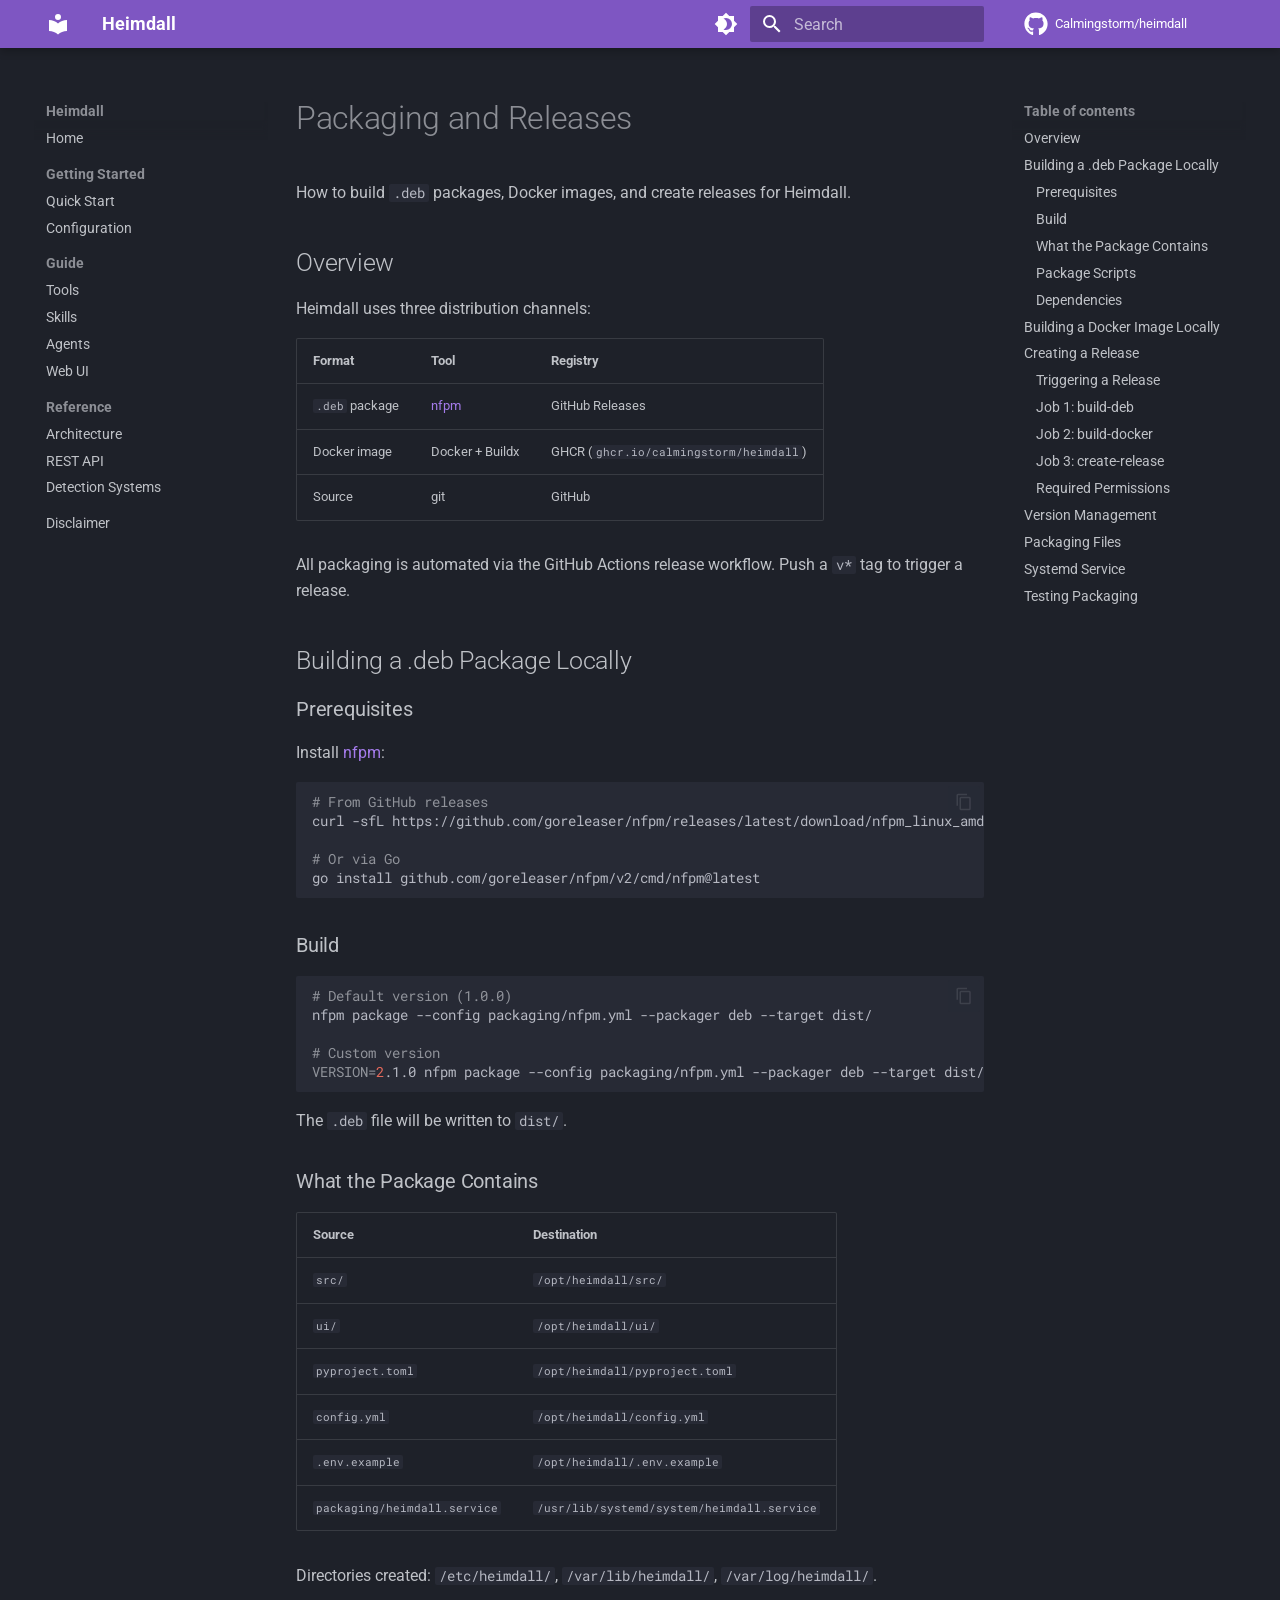
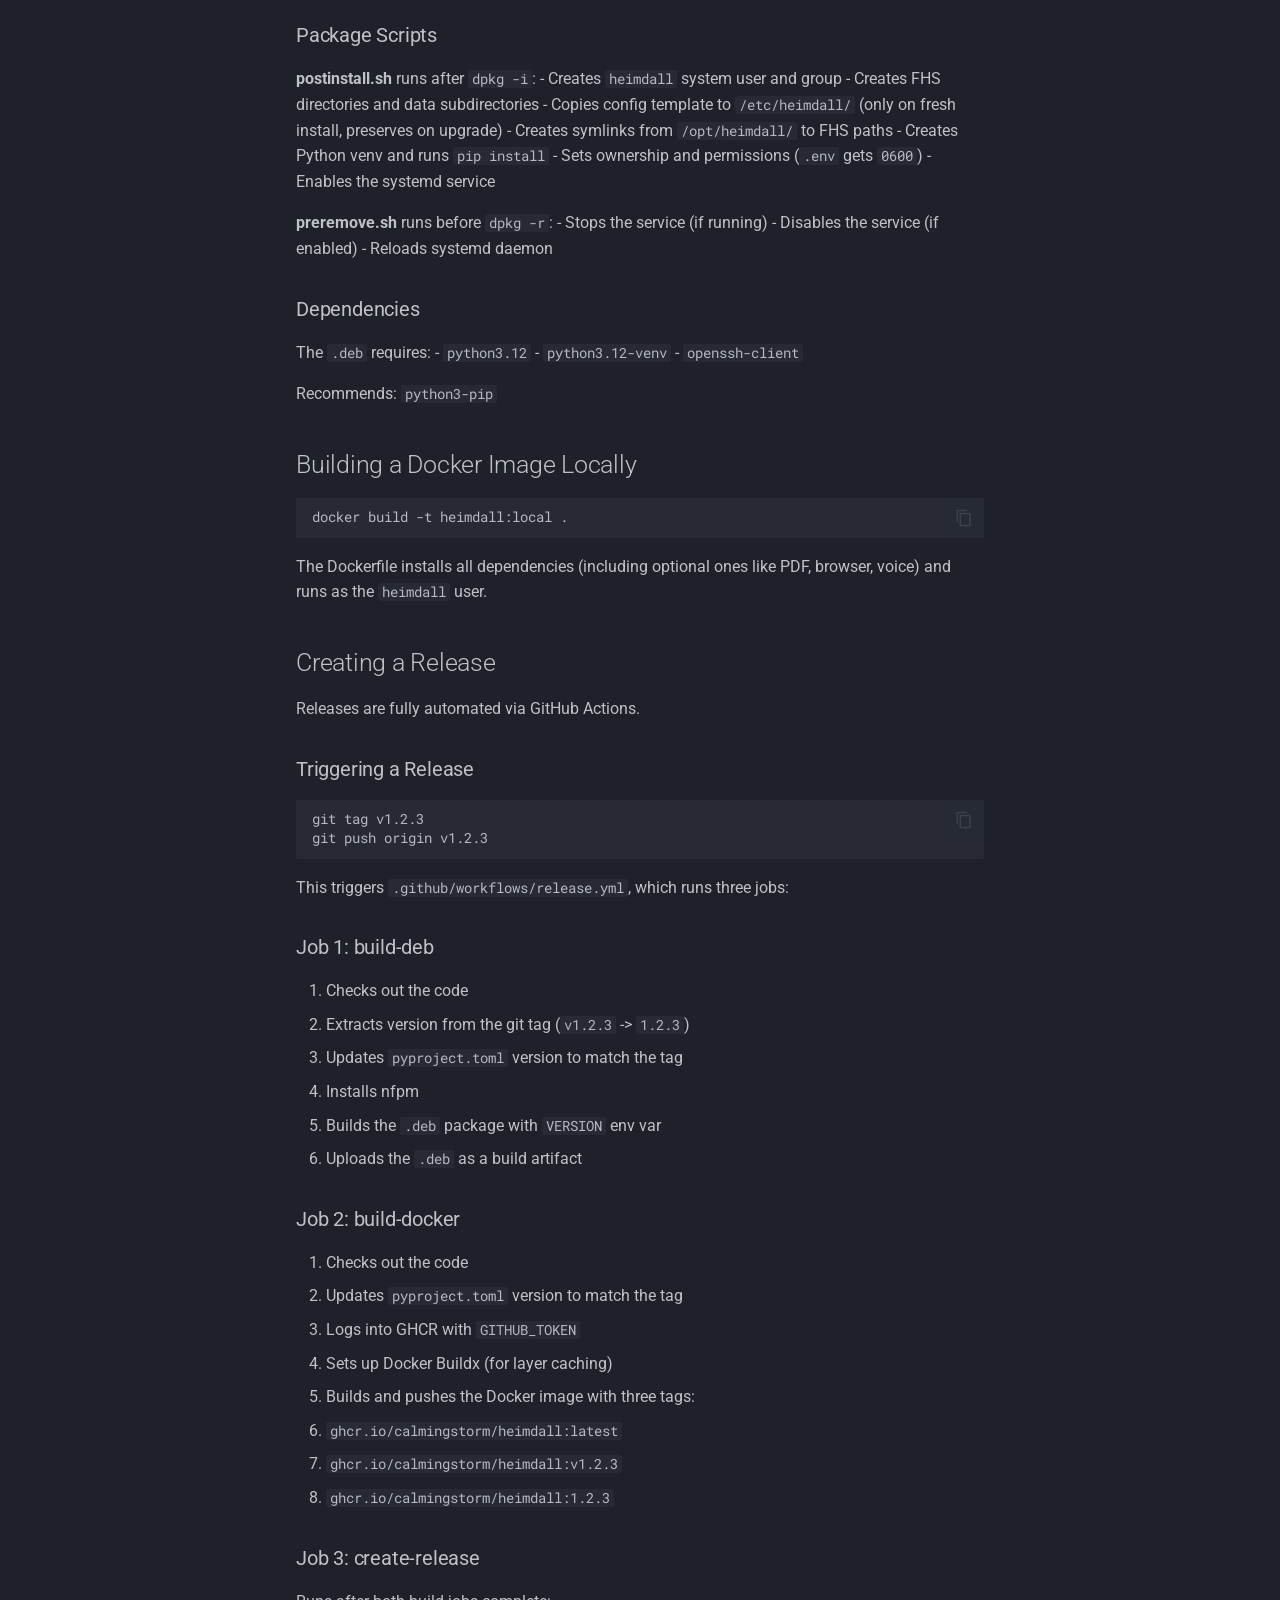
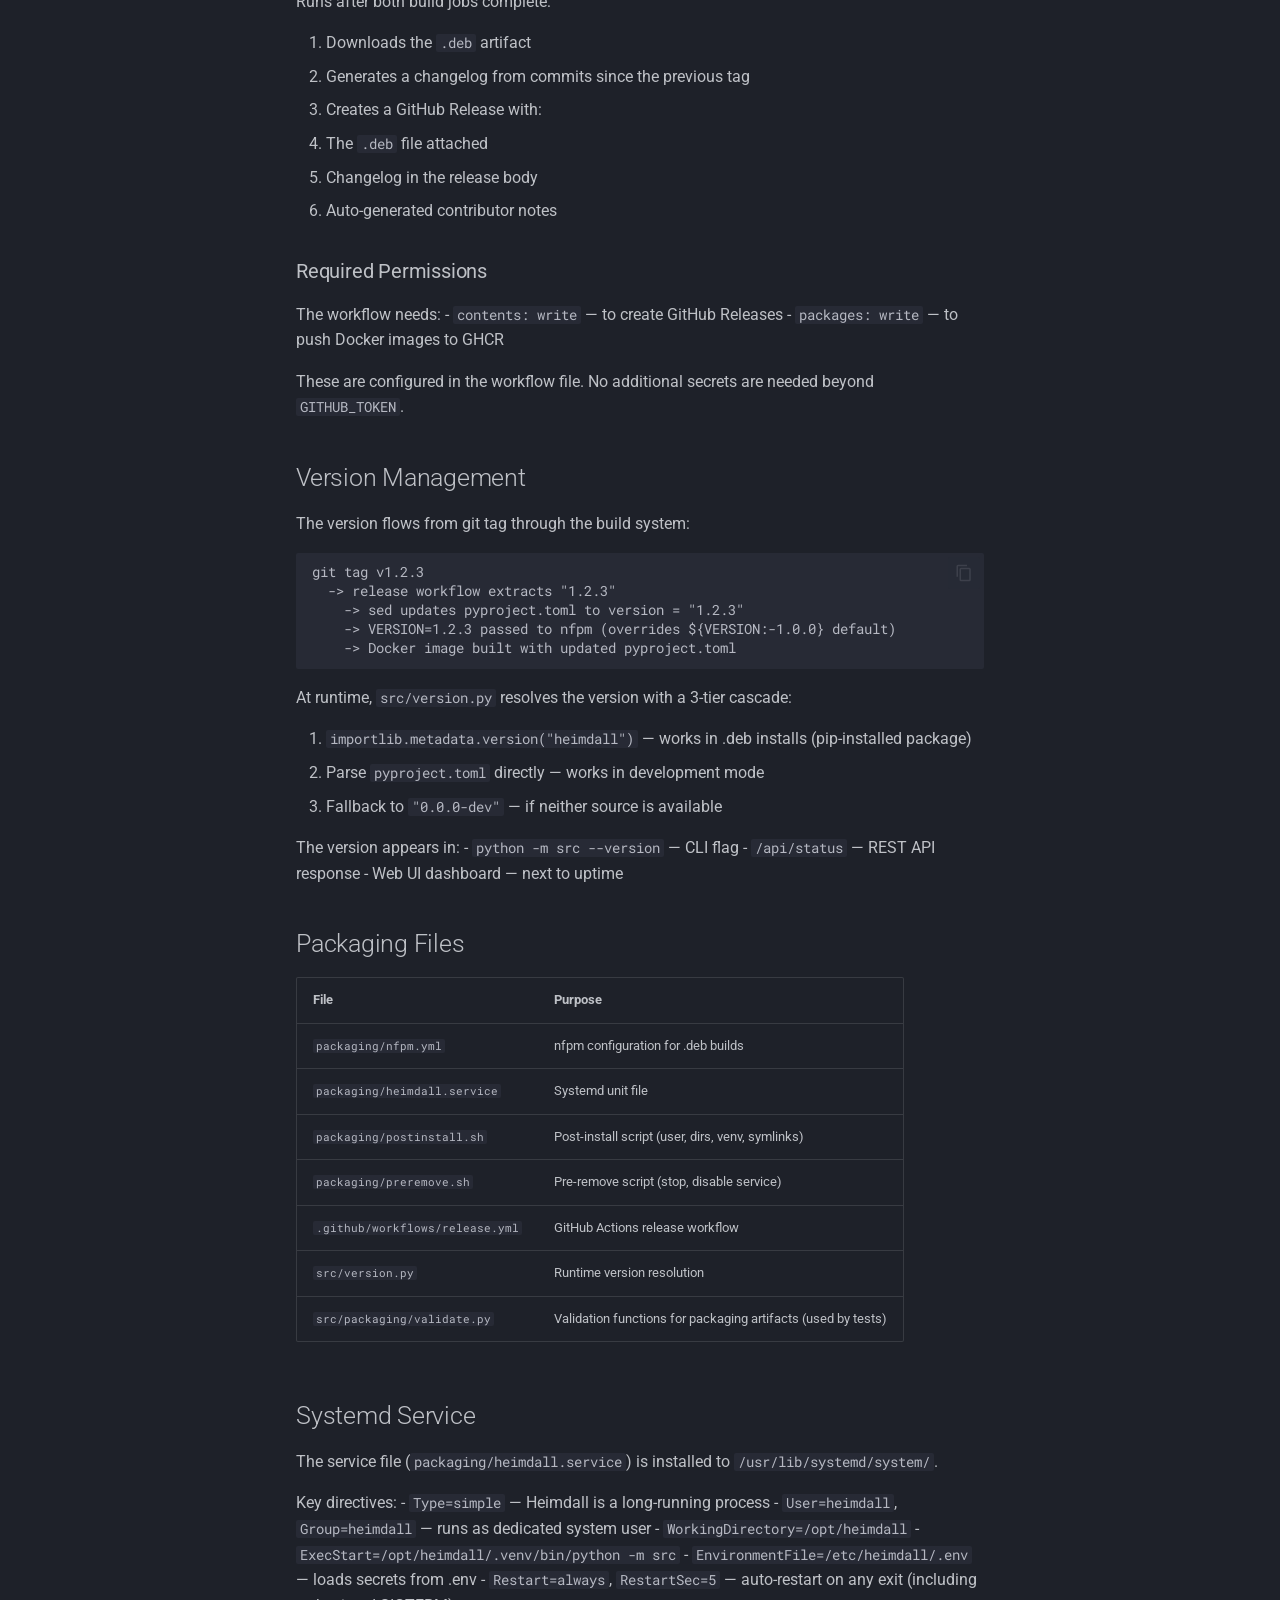
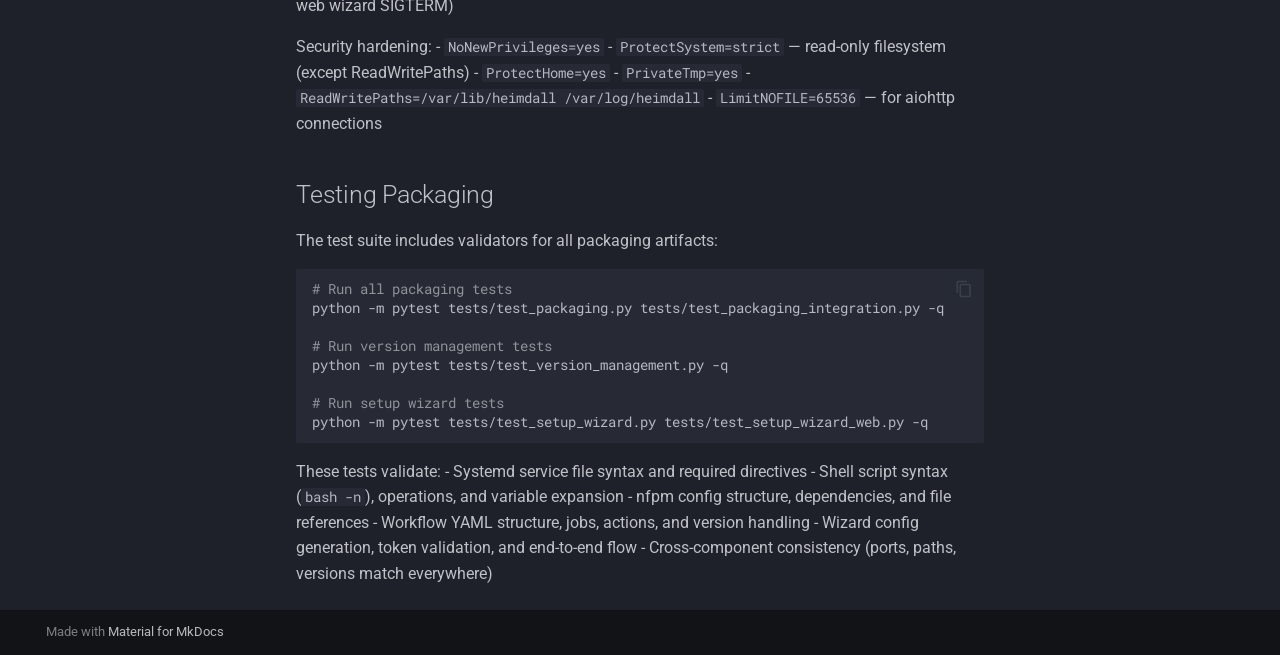
<file: packaging/index.html>
<!doctype html>
<html lang="en" class="no-js">
  <head>
    
      <meta charset="utf-8">
      <meta name="viewport" content="width=device-width,initial-scale=1">
      
        <meta name="description" content="Autonomous executor Discord bot powered by GPT-5.4">
      
      
      
        <link rel="canonical" href="https://calmingstorm.github.io/heimdall/packaging/">
      
      
      
      
        
      
      
      <link rel="icon" href="../assets/images/favicon.png">
      <meta name="generator" content="mkdocs-1.6.1, mkdocs-material-9.7.6">
    
    
      
        <title>Packaging and Releases - Heimdall</title>
      
    
    
      <link rel="stylesheet" href="../assets/stylesheets/main.484c7ddc.min.css">
      
        
        <link rel="stylesheet" href="../assets/stylesheets/palette.ab4e12ef.min.css">
      
      


    
    
      
    
    
      
        
        
        <link rel="preconnect" href="https://fonts.gstatic.com" crossorigin>
        <link rel="stylesheet" href="https://fonts.googleapis.com/css?family=Roboto:300,300i,400,400i,700,700i%7CRoboto+Mono:400,400i,700,700i&display=fallback">
        <style>:root{--md-text-font:"Roboto";--md-code-font:"Roboto Mono"}</style>
      
    
    
    <script>__md_scope=new URL("..",location),__md_hash=e=>[...e].reduce(((e,_)=>(e<<5)-e+_.charCodeAt(0)),0),__md_get=(e,_=localStorage,t=__md_scope)=>JSON.parse(_.getItem(t.pathname+"."+e)),__md_set=(e,_,t=localStorage,a=__md_scope)=>{try{t.setItem(a.pathname+"."+e,JSON.stringify(_))}catch(e){}}</script>
    
      

    
    
  </head>
  
  
    
    
      
    
    
    
    
    <body dir="ltr" data-md-color-scheme="slate" data-md-color-primary="deep-purple" data-md-color-accent="amber">
  
    
    <input class="md-toggle" data-md-toggle="drawer" type="checkbox" id="__drawer" autocomplete="off">
    <input class="md-toggle" data-md-toggle="search" type="checkbox" id="__search" autocomplete="off">
    <label class="md-overlay" for="__drawer"></label>
    <div data-md-component="skip">
      
        
        <a href="#packaging-and-releases" class="md-skip">
          Skip to content
        </a>
      
    </div>
    <div data-md-component="announce">
      
    </div>
    
    
      

  

<header class="md-header md-header--shadow" data-md-component="header">
  <nav class="md-header__inner md-grid" aria-label="Header">
    <a href=".." title="Heimdall" class="md-header__button md-logo" aria-label="Heimdall" data-md-component="logo">
      
  
  <svg xmlns="http://www.w3.org/2000/svg" viewBox="0 0 24 24"><path d="M12 8a3 3 0 0 0 3-3 3 3 0 0 0-3-3 3 3 0 0 0-3 3 3 3 0 0 0 3 3m0 3.54C9.64 9.35 6.5 8 3 8v11c3.5 0 6.64 1.35 9 3.54 2.36-2.19 5.5-3.54 9-3.54V8c-3.5 0-6.64 1.35-9 3.54"/></svg>

    </a>
    <label class="md-header__button md-icon" for="__drawer">
      
      <svg xmlns="http://www.w3.org/2000/svg" viewBox="0 0 24 24"><path d="M3 6h18v2H3zm0 5h18v2H3zm0 5h18v2H3z"/></svg>
    </label>
    <div class="md-header__title" data-md-component="header-title">
      <div class="md-header__ellipsis">
        <div class="md-header__topic">
          <span class="md-ellipsis">
            Heimdall
          </span>
        </div>
        <div class="md-header__topic" data-md-component="header-topic">
          <span class="md-ellipsis">
            
              Packaging and Releases
            
          </span>
        </div>
      </div>
    </div>
    
      
        <form class="md-header__option" data-md-component="palette">
  
    
    
    
    <input class="md-option" data-md-color-media="" data-md-color-scheme="slate" data-md-color-primary="deep-purple" data-md-color-accent="amber"  aria-label="Switch to light mode"  type="radio" name="__palette" id="__palette_0">
    
      <label class="md-header__button md-icon" title="Switch to light mode" for="__palette_1" hidden>
        <svg xmlns="http://www.w3.org/2000/svg" viewBox="0 0 24 24"><path d="M12 18c-.89 0-1.74-.2-2.5-.55C11.56 16.5 13 14.42 13 12s-1.44-4.5-3.5-5.45C10.26 6.2 11.11 6 12 6a6 6 0 0 1 6 6 6 6 0 0 1-6 6m8-9.31V4h-4.69L12 .69 8.69 4H4v4.69L.69 12 4 15.31V20h4.69L12 23.31 15.31 20H20v-4.69L23.31 12z"/></svg>
      </label>
    
  
    
    
    
    <input class="md-option" data-md-color-media="" data-md-color-scheme="default" data-md-color-primary="deep-purple" data-md-color-accent="amber"  aria-label="Switch to dark mode"  type="radio" name="__palette" id="__palette_1">
    
      <label class="md-header__button md-icon" title="Switch to dark mode" for="__palette_0" hidden>
        <svg xmlns="http://www.w3.org/2000/svg" viewBox="0 0 24 24"><path d="M12 8a4 4 0 0 0-4 4 4 4 0 0 0 4 4 4 4 0 0 0 4-4 4 4 0 0 0-4-4m0 10a6 6 0 0 1-6-6 6 6 0 0 1 6-6 6 6 0 0 1 6 6 6 6 0 0 1-6 6m8-9.31V4h-4.69L12 .69 8.69 4H4v4.69L.69 12 4 15.31V20h4.69L12 23.31 15.31 20H20v-4.69L23.31 12z"/></svg>
      </label>
    
  
</form>
      
    
    
      <script>var palette=__md_get("__palette");if(palette&&palette.color){if("(prefers-color-scheme)"===palette.color.media){var media=matchMedia("(prefers-color-scheme: light)"),input=document.querySelector(media.matches?"[data-md-color-media='(prefers-color-scheme: light)']":"[data-md-color-media='(prefers-color-scheme: dark)']");palette.color.media=input.getAttribute("data-md-color-media"),palette.color.scheme=input.getAttribute("data-md-color-scheme"),palette.color.primary=input.getAttribute("data-md-color-primary"),palette.color.accent=input.getAttribute("data-md-color-accent")}for(var[key,value]of Object.entries(palette.color))document.body.setAttribute("data-md-color-"+key,value)}</script>
    
    
    
      
      
        <label class="md-header__button md-icon" for="__search">
          
          <svg xmlns="http://www.w3.org/2000/svg" viewBox="0 0 24 24"><path d="M9.5 3A6.5 6.5 0 0 1 16 9.5c0 1.61-.59 3.09-1.56 4.23l.27.27h.79l5 5-1.5 1.5-5-5v-.79l-.27-.27A6.52 6.52 0 0 1 9.5 16 6.5 6.5 0 0 1 3 9.5 6.5 6.5 0 0 1 9.5 3m0 2C7 5 5 7 5 9.5S7 14 9.5 14 14 12 14 9.5 12 5 9.5 5"/></svg>
        </label>
        <div class="md-search" data-md-component="search" role="dialog">
  <label class="md-search__overlay" for="__search"></label>
  <div class="md-search__inner" role="search">
    <form class="md-search__form" name="search">
      <input type="text" class="md-search__input" name="query" aria-label="Search" placeholder="Search" autocapitalize="off" autocorrect="off" autocomplete="off" spellcheck="false" data-md-component="search-query" required>
      <label class="md-search__icon md-icon" for="__search">
        
        <svg xmlns="http://www.w3.org/2000/svg" viewBox="0 0 24 24"><path d="M9.5 3A6.5 6.5 0 0 1 16 9.5c0 1.61-.59 3.09-1.56 4.23l.27.27h.79l5 5-1.5 1.5-5-5v-.79l-.27-.27A6.52 6.52 0 0 1 9.5 16 6.5 6.5 0 0 1 3 9.5 6.5 6.5 0 0 1 9.5 3m0 2C7 5 5 7 5 9.5S7 14 9.5 14 14 12 14 9.5 12 5 9.5 5"/></svg>
        
        <svg xmlns="http://www.w3.org/2000/svg" viewBox="0 0 24 24"><path d="M20 11v2H8l5.5 5.5-1.42 1.42L4.16 12l7.92-7.92L13.5 5.5 8 11z"/></svg>
      </label>
      <nav class="md-search__options" aria-label="Search">
        
        <button type="reset" class="md-search__icon md-icon" title="Clear" aria-label="Clear" tabindex="-1">
          
          <svg xmlns="http://www.w3.org/2000/svg" viewBox="0 0 24 24"><path d="M19 6.41 17.59 5 12 10.59 6.41 5 5 6.41 10.59 12 5 17.59 6.41 19 12 13.41 17.59 19 19 17.59 13.41 12z"/></svg>
        </button>
      </nav>
      
    </form>
    <div class="md-search__output">
      <div class="md-search__scrollwrap" tabindex="0" data-md-scrollfix>
        <div class="md-search-result" data-md-component="search-result">
          <div class="md-search-result__meta">
            Initializing search
          </div>
          <ol class="md-search-result__list" role="presentation"></ol>
        </div>
      </div>
    </div>
  </div>
</div>
      
    
    
      <div class="md-header__source">
        <a href="https://github.com/Calmingstorm/heimdall" title="Go to repository" class="md-source" data-md-component="source">
  <div class="md-source__icon md-icon">
    
    <svg xmlns="http://www.w3.org/2000/svg" viewBox="0 0 512 512"><!--! Font Awesome Free 7.1.0 by @fontawesome - https://fontawesome.com License - https://fontawesome.com/license/free (Icons: CC BY 4.0, Fonts: SIL OFL 1.1, Code: MIT License) Copyright 2025 Fonticons, Inc.--><path d="M173.9 397.4c0 2-2.3 3.6-5.2 3.6-3.3.3-5.6-1.3-5.6-3.6 0-2 2.3-3.6 5.2-3.6 3-.3 5.6 1.3 5.6 3.6m-31.1-4.5c-.7 2 1.3 4.3 4.3 4.9 2.6 1 5.6 0 6.2-2s-1.3-4.3-4.3-5.2c-2.6-.7-5.5.3-6.2 2.3m44.2-1.7c-2.9.7-4.9 2.6-4.6 4.9.3 2 2.9 3.3 5.9 2.6 2.9-.7 4.9-2.6 4.6-4.6-.3-1.9-3-3.2-5.9-2.9M252.8 8C114.1 8 8 113.3 8 252c0 110.9 69.8 205.8 169.5 239.2 12.8 2.3 17.3-5.6 17.3-12.1 0-6.2-.3-40.4-.3-61.4 0 0-70 15-84.7-29.8 0 0-11.4-29.1-27.8-36.6 0 0-22.9-15.7 1.6-15.4 0 0 24.9 2 38.6 25.8 21.9 38.6 58.6 27.5 72.9 20.9 2.3-16 8.8-27.1 16-33.7-55.9-6.2-112.3-14.3-112.3-110.5 0-27.5 7.6-41.3 23.6-58.9-2.6-6.5-11.1-33.3 2.6-67.9 20.9-6.5 69 27 69 27 20-5.6 41.5-8.5 62.8-8.5s42.8 2.9 62.8 8.5c0 0 48.1-33.6 69-27 13.7 34.7 5.2 61.4 2.6 67.9 16 17.7 25.8 31.5 25.8 58.9 0 96.5-58.9 104.2-114.8 110.5 9.2 7.9 17 22.9 17 46.4 0 33.7-.3 75.4-.3 83.6 0 6.5 4.6 14.4 17.3 12.1C436.2 457.8 504 362.9 504 252 504 113.3 391.5 8 252.8 8M105.2 352.9c-1.3 1-1 3.3.7 5.2 1.6 1.6 3.9 2.3 5.2 1 1.3-1 1-3.3-.7-5.2-1.6-1.6-3.9-2.3-5.2-1m-10.8-8.1c-.7 1.3.3 2.9 2.3 3.9 1.6 1 3.6.7 4.3-.7.7-1.3-.3-2.9-2.3-3.9-2-.6-3.6-.3-4.3.7m32.4 35.6c-1.6 1.3-1 4.3 1.3 6.2 2.3 2.3 5.2 2.6 6.5 1 1.3-1.3.7-4.3-1.3-6.2-2.2-2.3-5.2-2.6-6.5-1m-11.4-14.7c-1.6 1-1.6 3.6 0 5.9s4.3 3.3 5.6 2.3c1.6-1.3 1.6-3.9 0-6.2-1.4-2.3-4-3.3-5.6-2"/></svg>
  </div>
  <div class="md-source__repository">
    Calmingstorm/heimdall
  </div>
</a>
      </div>
    
  </nav>
  
</header>
    
    <div class="md-container" data-md-component="container">
      
      
        
          
        
      
      <main class="md-main" data-md-component="main">
        <div class="md-main__inner md-grid">
          
            
              
              <div class="md-sidebar md-sidebar--primary" data-md-component="sidebar" data-md-type="navigation" >
                <div class="md-sidebar__scrollwrap">
                  <div class="md-sidebar__inner">
                    



<nav class="md-nav md-nav--primary" aria-label="Navigation" data-md-level="0">
  <label class="md-nav__title" for="__drawer">
    <a href=".." title="Heimdall" class="md-nav__button md-logo" aria-label="Heimdall" data-md-component="logo">
      
  
  <svg xmlns="http://www.w3.org/2000/svg" viewBox="0 0 24 24"><path d="M12 8a3 3 0 0 0 3-3 3 3 0 0 0-3-3 3 3 0 0 0-3 3 3 3 0 0 0 3 3m0 3.54C9.64 9.35 6.5 8 3 8v11c3.5 0 6.64 1.35 9 3.54 2.36-2.19 5.5-3.54 9-3.54V8c-3.5 0-6.64 1.35-9 3.54"/></svg>

    </a>
    Heimdall
  </label>
  
    <div class="md-nav__source">
      <a href="https://github.com/Calmingstorm/heimdall" title="Go to repository" class="md-source" data-md-component="source">
  <div class="md-source__icon md-icon">
    
    <svg xmlns="http://www.w3.org/2000/svg" viewBox="0 0 512 512"><!--! Font Awesome Free 7.1.0 by @fontawesome - https://fontawesome.com License - https://fontawesome.com/license/free (Icons: CC BY 4.0, Fonts: SIL OFL 1.1, Code: MIT License) Copyright 2025 Fonticons, Inc.--><path d="M173.9 397.4c0 2-2.3 3.6-5.2 3.6-3.3.3-5.6-1.3-5.6-3.6 0-2 2.3-3.6 5.2-3.6 3-.3 5.6 1.3 5.6 3.6m-31.1-4.5c-.7 2 1.3 4.3 4.3 4.9 2.6 1 5.6 0 6.2-2s-1.3-4.3-4.3-5.2c-2.6-.7-5.5.3-6.2 2.3m44.2-1.7c-2.9.7-4.9 2.6-4.6 4.9.3 2 2.9 3.3 5.9 2.6 2.9-.7 4.9-2.6 4.6-4.6-.3-1.9-3-3.2-5.9-2.9M252.8 8C114.1 8 8 113.3 8 252c0 110.9 69.8 205.8 169.5 239.2 12.8 2.3 17.3-5.6 17.3-12.1 0-6.2-.3-40.4-.3-61.4 0 0-70 15-84.7-29.8 0 0-11.4-29.1-27.8-36.6 0 0-22.9-15.7 1.6-15.4 0 0 24.9 2 38.6 25.8 21.9 38.6 58.6 27.5 72.9 20.9 2.3-16 8.8-27.1 16-33.7-55.9-6.2-112.3-14.3-112.3-110.5 0-27.5 7.6-41.3 23.6-58.9-2.6-6.5-11.1-33.3 2.6-67.9 20.9-6.5 69 27 69 27 20-5.6 41.5-8.5 62.8-8.5s42.8 2.9 62.8 8.5c0 0 48.1-33.6 69-27 13.7 34.7 5.2 61.4 2.6 67.9 16 17.7 25.8 31.5 25.8 58.9 0 96.5-58.9 104.2-114.8 110.5 9.2 7.9 17 22.9 17 46.4 0 33.7-.3 75.4-.3 83.6 0 6.5 4.6 14.4 17.3 12.1C436.2 457.8 504 362.9 504 252 504 113.3 391.5 8 252.8 8M105.2 352.9c-1.3 1-1 3.3.7 5.2 1.6 1.6 3.9 2.3 5.2 1 1.3-1 1-3.3-.7-5.2-1.6-1.6-3.9-2.3-5.2-1m-10.8-8.1c-.7 1.3.3 2.9 2.3 3.9 1.6 1 3.6.7 4.3-.7.7-1.3-.3-2.9-2.3-3.9-2-.6-3.6-.3-4.3.7m32.4 35.6c-1.6 1.3-1 4.3 1.3 6.2 2.3 2.3 5.2 2.6 6.5 1 1.3-1.3.7-4.3-1.3-6.2-2.2-2.3-5.2-2.6-6.5-1m-11.4-14.7c-1.6 1-1.6 3.6 0 5.9s4.3 3.3 5.6 2.3c1.6-1.3 1.6-3.9 0-6.2-1.4-2.3-4-3.3-5.6-2"/></svg>
  </div>
  <div class="md-source__repository">
    Calmingstorm/heimdall
  </div>
</a>
    </div>
  
  <ul class="md-nav__list" data-md-scrollfix>
    
      
      
  
  
  
  
    <li class="md-nav__item">
      <a href=".." class="md-nav__link">
        
  
  
  <span class="md-ellipsis">
    
  
    Home
  

    
  </span>
  
  

      </a>
    </li>
  

    
      
      
  
  
  
  
    
    
    
    
      
        
        
      
    
    
    <li class="md-nav__item md-nav__item--section md-nav__item--nested">
      
        
        
          
        
        <input class="md-nav__toggle md-toggle md-toggle--indeterminate" type="checkbox" id="__nav_2" >
        
          
          <label class="md-nav__link" for="__nav_2" id="__nav_2_label" tabindex="">
            
  
  
  <span class="md-ellipsis">
    
  
    Getting Started
  

    
  </span>
  
  

            <span class="md-nav__icon md-icon"></span>
          </label>
        
        <nav class="md-nav" data-md-level="1" aria-labelledby="__nav_2_label" aria-expanded="false">
          <label class="md-nav__title" for="__nav_2">
            <span class="md-nav__icon md-icon"></span>
            
  
    Getting Started
  

          </label>
          <ul class="md-nav__list" data-md-scrollfix>
            
              
                
  
  
  
  
    <li class="md-nav__item">
      <a href="../getting-started/" class="md-nav__link">
        
  
  
  <span class="md-ellipsis">
    
  
    Quick Start
  

    
  </span>
  
  

      </a>
    </li>
  

              
            
              
                
  
  
  
  
    <li class="md-nav__item">
      <a href="../configuration/" class="md-nav__link">
        
  
  
  <span class="md-ellipsis">
    
  
    Configuration
  

    
  </span>
  
  

      </a>
    </li>
  

              
            
          </ul>
        </nav>
      
    </li>
  

    
      
      
  
  
  
  
    
    
    
    
      
        
        
      
    
    
    <li class="md-nav__item md-nav__item--section md-nav__item--nested">
      
        
        
          
        
        <input class="md-nav__toggle md-toggle md-toggle--indeterminate" type="checkbox" id="__nav_3" >
        
          
          <label class="md-nav__link" for="__nav_3" id="__nav_3_label" tabindex="">
            
  
  
  <span class="md-ellipsis">
    
  
    Guide
  

    
  </span>
  
  

            <span class="md-nav__icon md-icon"></span>
          </label>
        
        <nav class="md-nav" data-md-level="1" aria-labelledby="__nav_3_label" aria-expanded="false">
          <label class="md-nav__title" for="__nav_3">
            <span class="md-nav__icon md-icon"></span>
            
  
    Guide
  

          </label>
          <ul class="md-nav__list" data-md-scrollfix>
            
              
                
  
  
  
  
    <li class="md-nav__item">
      <a href="../tools/" class="md-nav__link">
        
  
  
  <span class="md-ellipsis">
    
  
    Tools
  

    
  </span>
  
  

      </a>
    </li>
  

              
            
              
                
  
  
  
  
    <li class="md-nav__item">
      <a href="../skills/" class="md-nav__link">
        
  
  
  <span class="md-ellipsis">
    
  
    Skills
  

    
  </span>
  
  

      </a>
    </li>
  

              
            
              
                
  
  
  
  
    <li class="md-nav__item">
      <a href="../agents/" class="md-nav__link">
        
  
  
  <span class="md-ellipsis">
    
  
    Agents
  

    
  </span>
  
  

      </a>
    </li>
  

              
            
              
                
  
  
  
  
    <li class="md-nav__item">
      <a href="../web-ui/" class="md-nav__link">
        
  
  
  <span class="md-ellipsis">
    
  
    Web UI
  

    
  </span>
  
  

      </a>
    </li>
  

              
            
          </ul>
        </nav>
      
    </li>
  

    
      
      
  
  
  
  
    
    
    
    
      
        
        
      
    
    
    <li class="md-nav__item md-nav__item--section md-nav__item--nested">
      
        
        
          
        
        <input class="md-nav__toggle md-toggle md-toggle--indeterminate" type="checkbox" id="__nav_4" >
        
          
          <label class="md-nav__link" for="__nav_4" id="__nav_4_label" tabindex="">
            
  
  
  <span class="md-ellipsis">
    
  
    Reference
  

    
  </span>
  
  

            <span class="md-nav__icon md-icon"></span>
          </label>
        
        <nav class="md-nav" data-md-level="1" aria-labelledby="__nav_4_label" aria-expanded="false">
          <label class="md-nav__title" for="__nav_4">
            <span class="md-nav__icon md-icon"></span>
            
  
    Reference
  

          </label>
          <ul class="md-nav__list" data-md-scrollfix>
            
              
                
  
  
  
  
    <li class="md-nav__item">
      <a href="../architecture/" class="md-nav__link">
        
  
  
  <span class="md-ellipsis">
    
  
    Architecture
  

    
  </span>
  
  

      </a>
    </li>
  

              
            
              
                
  
  
  
  
    <li class="md-nav__item">
      <a href="../api/" class="md-nav__link">
        
  
  
  <span class="md-ellipsis">
    
  
    REST API
  

    
  </span>
  
  

      </a>
    </li>
  

              
            
              
                
  
  
  
  
    <li class="md-nav__item">
      <a href="../detection/" class="md-nav__link">
        
  
  
  <span class="md-ellipsis">
    
  
    Detection Systems
  

    
  </span>
  
  

      </a>
    </li>
  

              
            
          </ul>
        </nav>
      
    </li>
  

    
      
      
  
  
  
  
    <li class="md-nav__item">
      <a href="../disclaimer/" class="md-nav__link">
        
  
  
  <span class="md-ellipsis">
    
  
    Disclaimer
  

    
  </span>
  
  

      </a>
    </li>
  

    
  </ul>
</nav>
                  </div>
                </div>
              </div>
            
            
              
              <div class="md-sidebar md-sidebar--secondary" data-md-component="sidebar" data-md-type="toc" >
                <div class="md-sidebar__scrollwrap">
                  <div class="md-sidebar__inner">
                    

<nav class="md-nav md-nav--secondary" aria-label="Table of contents">
  
  
  
    
  
  
    <label class="md-nav__title" for="__toc">
      <span class="md-nav__icon md-icon"></span>
      Table of contents
    </label>
    <ul class="md-nav__list" data-md-component="toc" data-md-scrollfix>
      
        <li class="md-nav__item">
  <a href="#overview" class="md-nav__link">
    <span class="md-ellipsis">
      
        Overview
      
    </span>
  </a>
  
</li>
      
        <li class="md-nav__item">
  <a href="#building-a-deb-package-locally" class="md-nav__link">
    <span class="md-ellipsis">
      
        Building a .deb Package Locally
      
    </span>
  </a>
  
    <nav class="md-nav" aria-label="Building a .deb Package Locally">
      <ul class="md-nav__list">
        
          <li class="md-nav__item">
  <a href="#prerequisites" class="md-nav__link">
    <span class="md-ellipsis">
      
        Prerequisites
      
    </span>
  </a>
  
</li>
        
          <li class="md-nav__item">
  <a href="#build" class="md-nav__link">
    <span class="md-ellipsis">
      
        Build
      
    </span>
  </a>
  
</li>
        
          <li class="md-nav__item">
  <a href="#what-the-package-contains" class="md-nav__link">
    <span class="md-ellipsis">
      
        What the Package Contains
      
    </span>
  </a>
  
</li>
        
          <li class="md-nav__item">
  <a href="#package-scripts" class="md-nav__link">
    <span class="md-ellipsis">
      
        Package Scripts
      
    </span>
  </a>
  
</li>
        
          <li class="md-nav__item">
  <a href="#dependencies" class="md-nav__link">
    <span class="md-ellipsis">
      
        Dependencies
      
    </span>
  </a>
  
</li>
        
      </ul>
    </nav>
  
</li>
      
        <li class="md-nav__item">
  <a href="#building-a-docker-image-locally" class="md-nav__link">
    <span class="md-ellipsis">
      
        Building a Docker Image Locally
      
    </span>
  </a>
  
</li>
      
        <li class="md-nav__item">
  <a href="#creating-a-release" class="md-nav__link">
    <span class="md-ellipsis">
      
        Creating a Release
      
    </span>
  </a>
  
    <nav class="md-nav" aria-label="Creating a Release">
      <ul class="md-nav__list">
        
          <li class="md-nav__item">
  <a href="#triggering-a-release" class="md-nav__link">
    <span class="md-ellipsis">
      
        Triggering a Release
      
    </span>
  </a>
  
</li>
        
          <li class="md-nav__item">
  <a href="#job-1-build-deb" class="md-nav__link">
    <span class="md-ellipsis">
      
        Job 1: build-deb
      
    </span>
  </a>
  
</li>
        
          <li class="md-nav__item">
  <a href="#job-2-build-docker" class="md-nav__link">
    <span class="md-ellipsis">
      
        Job 2: build-docker
      
    </span>
  </a>
  
</li>
        
          <li class="md-nav__item">
  <a href="#job-3-create-release" class="md-nav__link">
    <span class="md-ellipsis">
      
        Job 3: create-release
      
    </span>
  </a>
  
</li>
        
          <li class="md-nav__item">
  <a href="#required-permissions" class="md-nav__link">
    <span class="md-ellipsis">
      
        Required Permissions
      
    </span>
  </a>
  
</li>
        
      </ul>
    </nav>
  
</li>
      
        <li class="md-nav__item">
  <a href="#version-management" class="md-nav__link">
    <span class="md-ellipsis">
      
        Version Management
      
    </span>
  </a>
  
</li>
      
        <li class="md-nav__item">
  <a href="#packaging-files" class="md-nav__link">
    <span class="md-ellipsis">
      
        Packaging Files
      
    </span>
  </a>
  
</li>
      
        <li class="md-nav__item">
  <a href="#systemd-service" class="md-nav__link">
    <span class="md-ellipsis">
      
        Systemd Service
      
    </span>
  </a>
  
</li>
      
        <li class="md-nav__item">
  <a href="#testing-packaging" class="md-nav__link">
    <span class="md-ellipsis">
      
        Testing Packaging
      
    </span>
  </a>
  
</li>
      
    </ul>
  
</nav>
                  </div>
                </div>
              </div>
            
          
          
            <div class="md-content" data-md-component="content">
              
              <article class="md-content__inner md-typeset">
                
                  


  
  


<h1 id="packaging-and-releases">Packaging and Releases<a class="headerlink" href="#packaging-and-releases" title="Permanent link">&para;</a></h1>
<p>How to build <code>.deb</code> packages, Docker images, and create releases for Heimdall.</p>
<h2 id="overview">Overview<a class="headerlink" href="#overview" title="Permanent link">&para;</a></h2>
<p>Heimdall uses three distribution channels:</p>
<table>
<thead>
<tr>
<th>Format</th>
<th>Tool</th>
<th>Registry</th>
</tr>
</thead>
<tbody>
<tr>
<td><code>.deb</code> package</td>
<td><a href="https://nfpm.goreleaser.com/">nfpm</a></td>
<td>GitHub Releases</td>
</tr>
<tr>
<td>Docker image</td>
<td>Docker + Buildx</td>
<td>GHCR (<code>ghcr.io/calmingstorm/heimdall</code>)</td>
</tr>
<tr>
<td>Source</td>
<td>git</td>
<td>GitHub</td>
</tr>
</tbody>
</table>
<p>All packaging is automated via the GitHub Actions release workflow. Push a <code>v*</code> tag to trigger a release.</p>
<h2 id="building-a-deb-package-locally">Building a .deb Package Locally<a class="headerlink" href="#building-a-deb-package-locally" title="Permanent link">&para;</a></h2>
<h3 id="prerequisites">Prerequisites<a class="headerlink" href="#prerequisites" title="Permanent link">&para;</a></h3>
<p>Install <a href="https://nfpm.goreleaser.com/install/">nfpm</a>:</p>
<div class="highlight"><pre><span></span><code><a id="__codelineno-0-1" name="__codelineno-0-1" href="#__codelineno-0-1"></a><span class="c1"># From GitHub releases</span>
<a id="__codelineno-0-2" name="__codelineno-0-2" href="#__codelineno-0-2"></a>curl<span class="w"> </span>-sfL<span class="w"> </span>https://github.com/goreleaser/nfpm/releases/latest/download/nfpm_linux_amd64.tar.gz<span class="w"> </span><span class="p">|</span><span class="w"> </span>tar<span class="w"> </span>xz<span class="w"> </span>-C<span class="w"> </span>/usr/local/bin<span class="w"> </span>nfpm
<a id="__codelineno-0-3" name="__codelineno-0-3" href="#__codelineno-0-3"></a>
<a id="__codelineno-0-4" name="__codelineno-0-4" href="#__codelineno-0-4"></a><span class="c1"># Or via Go</span>
<a id="__codelineno-0-5" name="__codelineno-0-5" href="#__codelineno-0-5"></a>go<span class="w"> </span>install<span class="w"> </span>github.com/goreleaser/nfpm/v2/cmd/nfpm@latest
</code></pre></div>
<h3 id="build">Build<a class="headerlink" href="#build" title="Permanent link">&para;</a></h3>
<div class="highlight"><pre><span></span><code><a id="__codelineno-1-1" name="__codelineno-1-1" href="#__codelineno-1-1"></a><span class="c1"># Default version (1.0.0)</span>
<a id="__codelineno-1-2" name="__codelineno-1-2" href="#__codelineno-1-2"></a>nfpm<span class="w"> </span>package<span class="w"> </span>--config<span class="w"> </span>packaging/nfpm.yml<span class="w"> </span>--packager<span class="w"> </span>deb<span class="w"> </span>--target<span class="w"> </span>dist/
<a id="__codelineno-1-3" name="__codelineno-1-3" href="#__codelineno-1-3"></a>
<a id="__codelineno-1-4" name="__codelineno-1-4" href="#__codelineno-1-4"></a><span class="c1"># Custom version</span>
<a id="__codelineno-1-5" name="__codelineno-1-5" href="#__codelineno-1-5"></a><span class="nv">VERSION</span><span class="o">=</span><span class="m">2</span>.1.0<span class="w"> </span>nfpm<span class="w"> </span>package<span class="w"> </span>--config<span class="w"> </span>packaging/nfpm.yml<span class="w"> </span>--packager<span class="w"> </span>deb<span class="w"> </span>--target<span class="w"> </span>dist/
</code></pre></div>
<p>The <code>.deb</code> file will be written to <code>dist/</code>.</p>
<h3 id="what-the-package-contains">What the Package Contains<a class="headerlink" href="#what-the-package-contains" title="Permanent link">&para;</a></h3>
<table>
<thead>
<tr>
<th>Source</th>
<th>Destination</th>
</tr>
</thead>
<tbody>
<tr>
<td><code>src/</code></td>
<td><code>/opt/heimdall/src/</code></td>
</tr>
<tr>
<td><code>ui/</code></td>
<td><code>/opt/heimdall/ui/</code></td>
</tr>
<tr>
<td><code>pyproject.toml</code></td>
<td><code>/opt/heimdall/pyproject.toml</code></td>
</tr>
<tr>
<td><code>config.yml</code></td>
<td><code>/opt/heimdall/config.yml</code></td>
</tr>
<tr>
<td><code>.env.example</code></td>
<td><code>/opt/heimdall/.env.example</code></td>
</tr>
<tr>
<td><code>packaging/heimdall.service</code></td>
<td><code>/usr/lib/systemd/system/heimdall.service</code></td>
</tr>
</tbody>
</table>
<p>Directories created: <code>/etc/heimdall/</code>, <code>/var/lib/heimdall/</code>, <code>/var/log/heimdall/</code>.</p>
<h3 id="package-scripts">Package Scripts<a class="headerlink" href="#package-scripts" title="Permanent link">&para;</a></h3>
<p><strong>postinstall.sh</strong> runs after <code>dpkg -i</code>:
- Creates <code>heimdall</code> system user and group
- Creates FHS directories and data subdirectories
- Copies config template to <code>/etc/heimdall/</code> (only on fresh install, preserves on upgrade)
- Creates symlinks from <code>/opt/heimdall/</code> to FHS paths
- Creates Python venv and runs <code>pip install</code>
- Sets ownership and permissions (<code>.env</code> gets <code>0600</code>)
- Enables the systemd service</p>
<p><strong>preremove.sh</strong> runs before <code>dpkg -r</code>:
- Stops the service (if running)
- Disables the service (if enabled)
- Reloads systemd daemon</p>
<h3 id="dependencies">Dependencies<a class="headerlink" href="#dependencies" title="Permanent link">&para;</a></h3>
<p>The <code>.deb</code> requires:
- <code>python3.12</code>
- <code>python3.12-venv</code>
- <code>openssh-client</code></p>
<p>Recommends: <code>python3-pip</code></p>
<h2 id="building-a-docker-image-locally">Building a Docker Image Locally<a class="headerlink" href="#building-a-docker-image-locally" title="Permanent link">&para;</a></h2>
<div class="highlight"><pre><span></span><code><a id="__codelineno-2-1" name="__codelineno-2-1" href="#__codelineno-2-1"></a>docker<span class="w"> </span>build<span class="w"> </span>-t<span class="w"> </span>heimdall:local<span class="w"> </span>.
</code></pre></div>
<p>The Dockerfile installs all dependencies (including optional ones like PDF, browser, voice) and runs as the <code>heimdall</code> user.</p>
<h2 id="creating-a-release">Creating a Release<a class="headerlink" href="#creating-a-release" title="Permanent link">&para;</a></h2>
<p>Releases are fully automated via GitHub Actions.</p>
<h3 id="triggering-a-release">Triggering a Release<a class="headerlink" href="#triggering-a-release" title="Permanent link">&para;</a></h3>
<div class="highlight"><pre><span></span><code><a id="__codelineno-3-1" name="__codelineno-3-1" href="#__codelineno-3-1"></a>git<span class="w"> </span>tag<span class="w"> </span>v1.2.3
<a id="__codelineno-3-2" name="__codelineno-3-2" href="#__codelineno-3-2"></a>git<span class="w"> </span>push<span class="w"> </span>origin<span class="w"> </span>v1.2.3
</code></pre></div>
<p>This triggers <code>.github/workflows/release.yml</code>, which runs three jobs:</p>
<h3 id="job-1-build-deb">Job 1: build-deb<a class="headerlink" href="#job-1-build-deb" title="Permanent link">&para;</a></h3>
<ol>
<li>Checks out the code</li>
<li>Extracts version from the git tag (<code>v1.2.3</code> -&gt; <code>1.2.3</code>)</li>
<li>Updates <code>pyproject.toml</code> version to match the tag</li>
<li>Installs nfpm</li>
<li>Builds the <code>.deb</code> package with <code>VERSION</code> env var</li>
<li>Uploads the <code>.deb</code> as a build artifact</li>
</ol>
<h3 id="job-2-build-docker">Job 2: build-docker<a class="headerlink" href="#job-2-build-docker" title="Permanent link">&para;</a></h3>
<ol>
<li>Checks out the code</li>
<li>Updates <code>pyproject.toml</code> version to match the tag</li>
<li>Logs into GHCR with <code>GITHUB_TOKEN</code></li>
<li>Sets up Docker Buildx (for layer caching)</li>
<li>Builds and pushes the Docker image with three tags:</li>
<li><code>ghcr.io/calmingstorm/heimdall:latest</code></li>
<li><code>ghcr.io/calmingstorm/heimdall:v1.2.3</code></li>
<li><code>ghcr.io/calmingstorm/heimdall:1.2.3</code></li>
</ol>
<h3 id="job-3-create-release">Job 3: create-release<a class="headerlink" href="#job-3-create-release" title="Permanent link">&para;</a></h3>
<p>Runs after both build jobs complete:</p>
<ol>
<li>Downloads the <code>.deb</code> artifact</li>
<li>Generates a changelog from commits since the previous tag</li>
<li>Creates a GitHub Release with:</li>
<li>The <code>.deb</code> file attached</li>
<li>Changelog in the release body</li>
<li>Auto-generated contributor notes</li>
</ol>
<h3 id="required-permissions">Required Permissions<a class="headerlink" href="#required-permissions" title="Permanent link">&para;</a></h3>
<p>The workflow needs:
- <code>contents: write</code> — to create GitHub Releases
- <code>packages: write</code> — to push Docker images to GHCR</p>
<p>These are configured in the workflow file. No additional secrets are needed beyond <code>GITHUB_TOKEN</code>.</p>
<h2 id="version-management">Version Management<a class="headerlink" href="#version-management" title="Permanent link">&para;</a></h2>
<p>The version flows from git tag through the build system:</p>
<div class="highlight"><pre><span></span><code><a id="__codelineno-4-1" name="__codelineno-4-1" href="#__codelineno-4-1"></a>git tag v1.2.3
<a id="__codelineno-4-2" name="__codelineno-4-2" href="#__codelineno-4-2"></a>  -&gt; release workflow extracts &quot;1.2.3&quot;
<a id="__codelineno-4-3" name="__codelineno-4-3" href="#__codelineno-4-3"></a>    -&gt; sed updates pyproject.toml to version = &quot;1.2.3&quot;
<a id="__codelineno-4-4" name="__codelineno-4-4" href="#__codelineno-4-4"></a>    -&gt; VERSION=1.2.3 passed to nfpm (overrides ${VERSION:-1.0.0} default)
<a id="__codelineno-4-5" name="__codelineno-4-5" href="#__codelineno-4-5"></a>    -&gt; Docker image built with updated pyproject.toml
</code></pre></div>
<p>At runtime, <code>src/version.py</code> resolves the version with a 3-tier cascade:</p>
<ol>
<li><code>importlib.metadata.version("heimdall")</code> — works in .deb installs (pip-installed package)</li>
<li>Parse <code>pyproject.toml</code> directly — works in development mode</li>
<li>Fallback to <code>"0.0.0-dev"</code> — if neither source is available</li>
</ol>
<p>The version appears in:
- <code>python -m src --version</code> — CLI flag
- <code>/api/status</code> — REST API response
- Web UI dashboard — next to uptime</p>
<h2 id="packaging-files">Packaging Files<a class="headerlink" href="#packaging-files" title="Permanent link">&para;</a></h2>
<table>
<thead>
<tr>
<th>File</th>
<th>Purpose</th>
</tr>
</thead>
<tbody>
<tr>
<td><code>packaging/nfpm.yml</code></td>
<td>nfpm configuration for .deb builds</td>
</tr>
<tr>
<td><code>packaging/heimdall.service</code></td>
<td>Systemd unit file</td>
</tr>
<tr>
<td><code>packaging/postinstall.sh</code></td>
<td>Post-install script (user, dirs, venv, symlinks)</td>
</tr>
<tr>
<td><code>packaging/preremove.sh</code></td>
<td>Pre-remove script (stop, disable service)</td>
</tr>
<tr>
<td><code>.github/workflows/release.yml</code></td>
<td>GitHub Actions release workflow</td>
</tr>
<tr>
<td><code>src/version.py</code></td>
<td>Runtime version resolution</td>
</tr>
<tr>
<td><code>src/packaging/validate.py</code></td>
<td>Validation functions for packaging artifacts (used by tests)</td>
</tr>
</tbody>
</table>
<h2 id="systemd-service">Systemd Service<a class="headerlink" href="#systemd-service" title="Permanent link">&para;</a></h2>
<p>The service file (<code>packaging/heimdall.service</code>) is installed to <code>/usr/lib/systemd/system/</code>.</p>
<p>Key directives:
- <code>Type=simple</code> — Heimdall is a long-running process
- <code>User=heimdall</code>, <code>Group=heimdall</code> — runs as dedicated system user
- <code>WorkingDirectory=/opt/heimdall</code>
- <code>ExecStart=/opt/heimdall/.venv/bin/python -m src</code>
- <code>EnvironmentFile=/etc/heimdall/.env</code> — loads secrets from .env
- <code>Restart=always</code>, <code>RestartSec=5</code> — auto-restart on any exit (including web wizard SIGTERM)</p>
<p>Security hardening:
- <code>NoNewPrivileges=yes</code>
- <code>ProtectSystem=strict</code> — read-only filesystem (except ReadWritePaths)
- <code>ProtectHome=yes</code>
- <code>PrivateTmp=yes</code>
- <code>ReadWritePaths=/var/lib/heimdall /var/log/heimdall</code>
- <code>LimitNOFILE=65536</code> — for aiohttp connections</p>
<h2 id="testing-packaging">Testing Packaging<a class="headerlink" href="#testing-packaging" title="Permanent link">&para;</a></h2>
<p>The test suite includes validators for all packaging artifacts:</p>
<div class="highlight"><pre><span></span><code><a id="__codelineno-5-1" name="__codelineno-5-1" href="#__codelineno-5-1"></a><span class="c1"># Run all packaging tests</span>
<a id="__codelineno-5-2" name="__codelineno-5-2" href="#__codelineno-5-2"></a>python<span class="w"> </span>-m<span class="w"> </span>pytest<span class="w"> </span>tests/test_packaging.py<span class="w"> </span>tests/test_packaging_integration.py<span class="w"> </span>-q
<a id="__codelineno-5-3" name="__codelineno-5-3" href="#__codelineno-5-3"></a>
<a id="__codelineno-5-4" name="__codelineno-5-4" href="#__codelineno-5-4"></a><span class="c1"># Run version management tests</span>
<a id="__codelineno-5-5" name="__codelineno-5-5" href="#__codelineno-5-5"></a>python<span class="w"> </span>-m<span class="w"> </span>pytest<span class="w"> </span>tests/test_version_management.py<span class="w"> </span>-q
<a id="__codelineno-5-6" name="__codelineno-5-6" href="#__codelineno-5-6"></a>
<a id="__codelineno-5-7" name="__codelineno-5-7" href="#__codelineno-5-7"></a><span class="c1"># Run setup wizard tests</span>
<a id="__codelineno-5-8" name="__codelineno-5-8" href="#__codelineno-5-8"></a>python<span class="w"> </span>-m<span class="w"> </span>pytest<span class="w"> </span>tests/test_setup_wizard.py<span class="w"> </span>tests/test_setup_wizard_web.py<span class="w"> </span>-q
</code></pre></div>
<p>These tests validate:
- Systemd service file syntax and required directives
- Shell script syntax (<code>bash -n</code>), operations, and variable expansion
- nfpm config structure, dependencies, and file references
- Workflow YAML structure, jobs, actions, and version handling
- Wizard config generation, token validation, and end-to-end flow
- Cross-component consistency (ports, paths, versions match everywhere)</p>












                
              </article>
            </div>
          
          
<script>var target=document.getElementById(location.hash.slice(1));target&&target.name&&(target.checked=target.name.startsWith("__tabbed_"))</script>
        </div>
        
          <button type="button" class="md-top md-icon" data-md-component="top" hidden>
  
  <svg xmlns="http://www.w3.org/2000/svg" viewBox="0 0 24 24"><path d="M13 20h-2V8l-5.5 5.5-1.42-1.42L12 4.16l7.92 7.92-1.42 1.42L13 8z"/></svg>
  Back to top
</button>
        
      </main>
      
        <footer class="md-footer">
  
  <div class="md-footer-meta md-typeset">
    <div class="md-footer-meta__inner md-grid">
      <div class="md-copyright">
  
  
    Made with
    <a href="https://squidfunk.github.io/mkdocs-material/" target="_blank" rel="noopener">
      Material for MkDocs
    </a>
  
</div>
      
    </div>
  </div>
</footer>
      
    </div>
    <div class="md-dialog" data-md-component="dialog">
      <div class="md-dialog__inner md-typeset"></div>
    </div>
    
    
    
      
      
      <script id="__config" type="application/json">{"annotate": null, "base": "..", "features": ["navigation.sections", "navigation.expand", "navigation.top", "content.code.copy", "search.highlight"], "search": "../assets/javascripts/workers/search.2c215733.min.js", "tags": null, "translations": {"clipboard.copied": "Copied to clipboard", "clipboard.copy": "Copy to clipboard", "search.result.more.one": "1 more on this page", "search.result.more.other": "# more on this page", "search.result.none": "No matching documents", "search.result.one": "1 matching document", "search.result.other": "# matching documents", "search.result.placeholder": "Type to start searching", "search.result.term.missing": "Missing", "select.version": "Select version"}, "version": null}</script>
    
    
      <script src="../assets/javascripts/bundle.79ae519e.min.js"></script>
      
    
  </body>
</html>
</file>
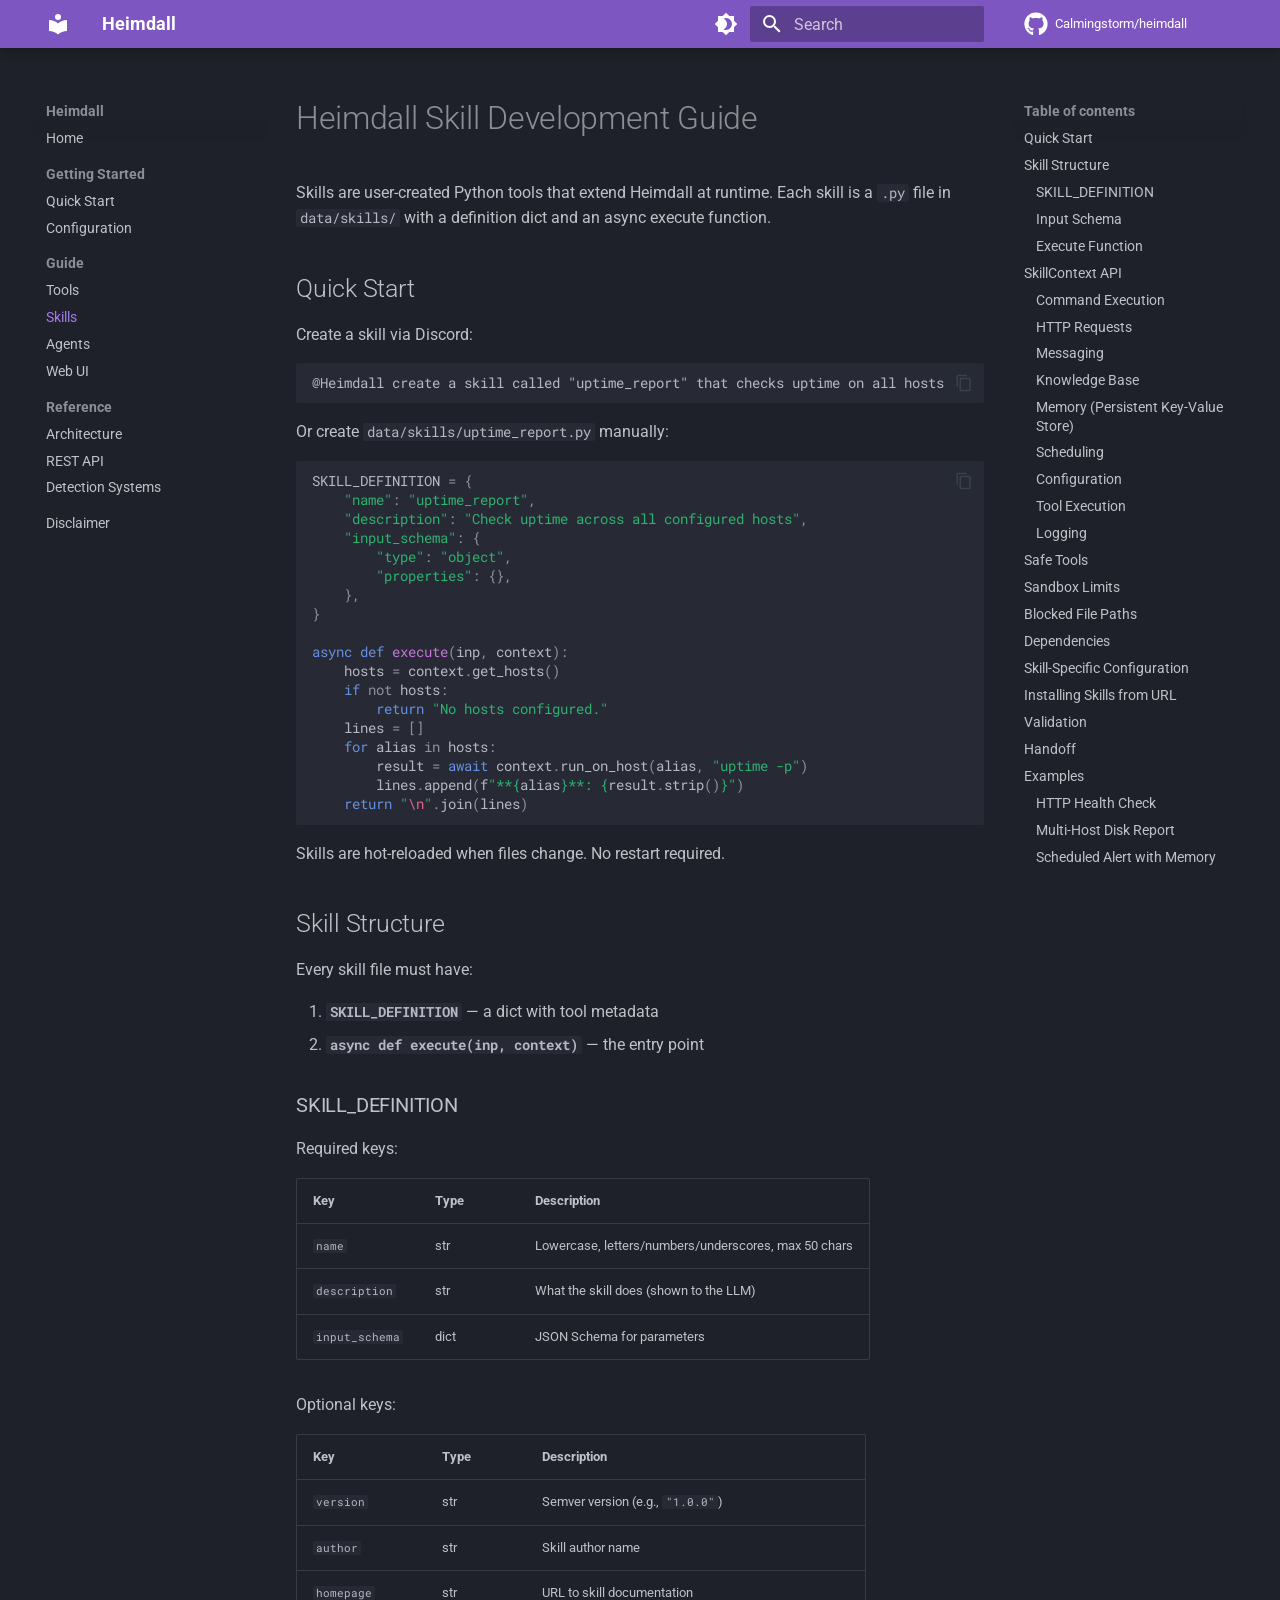
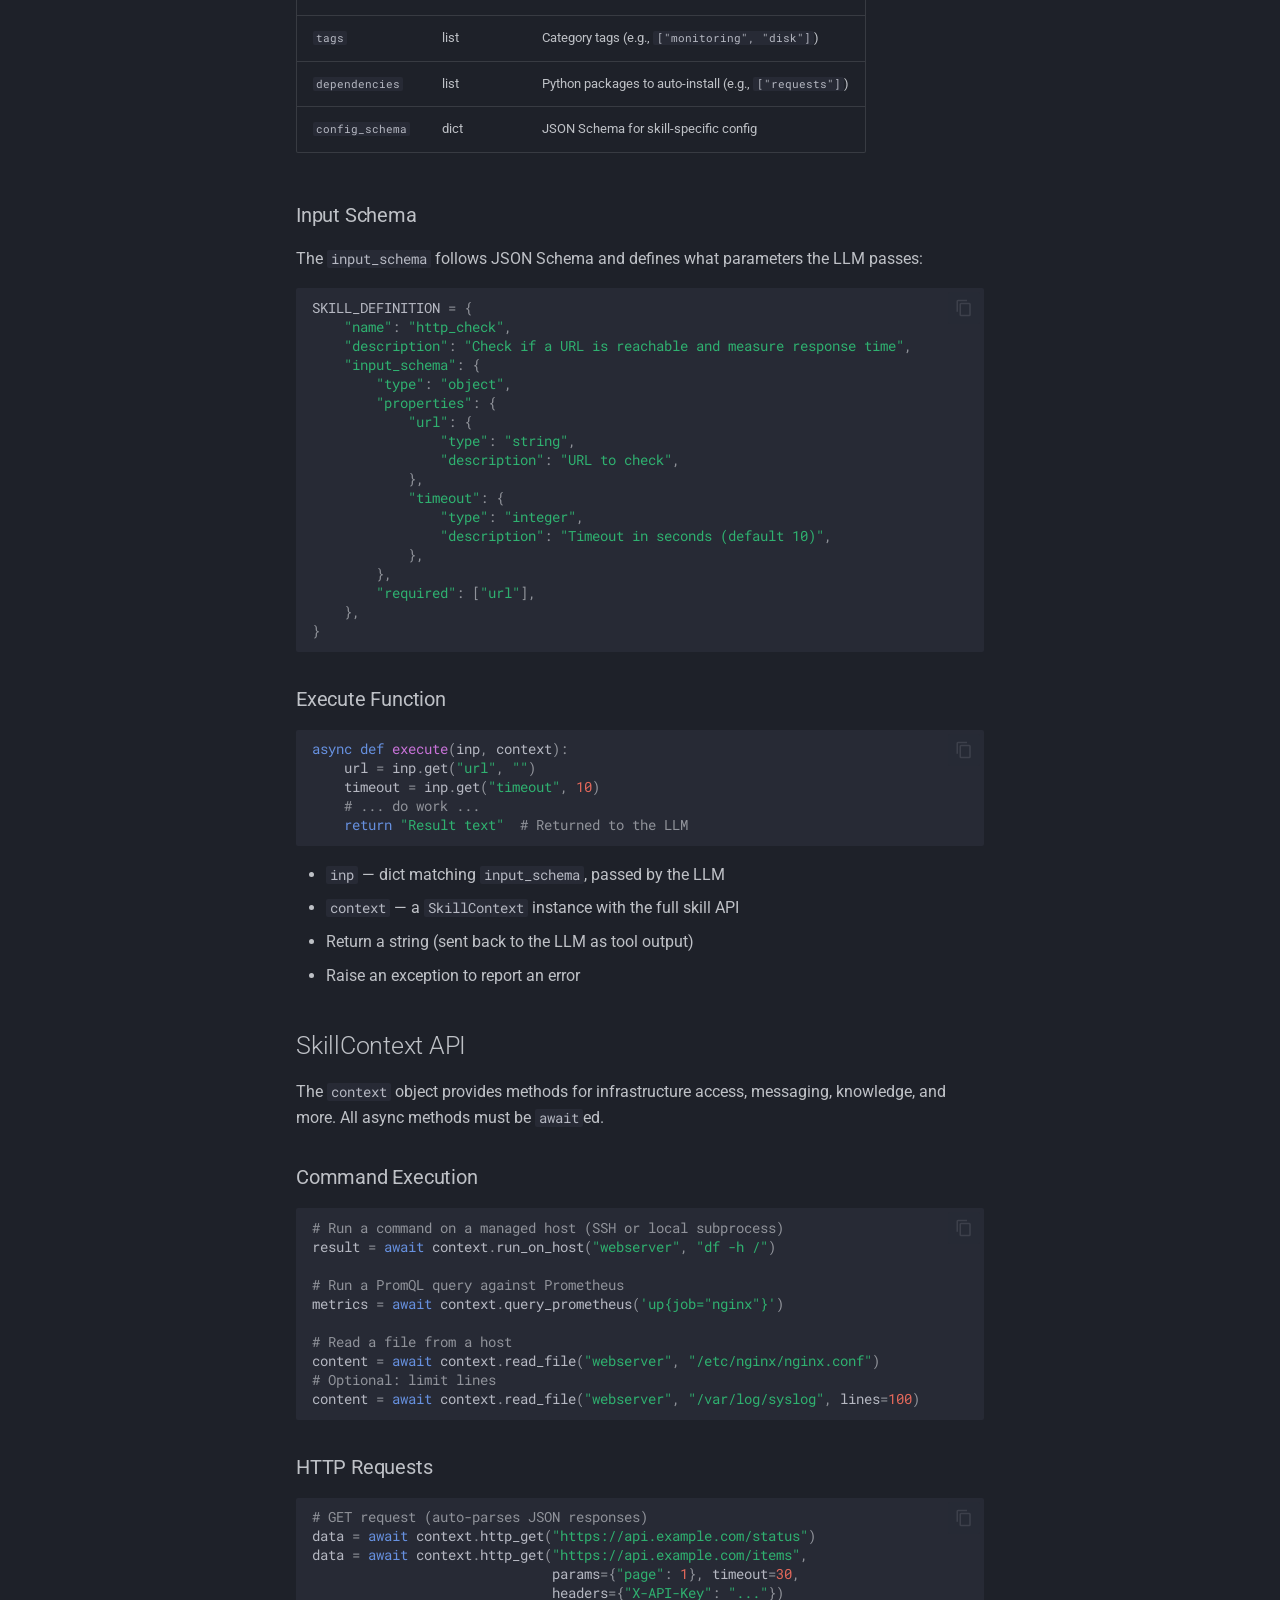
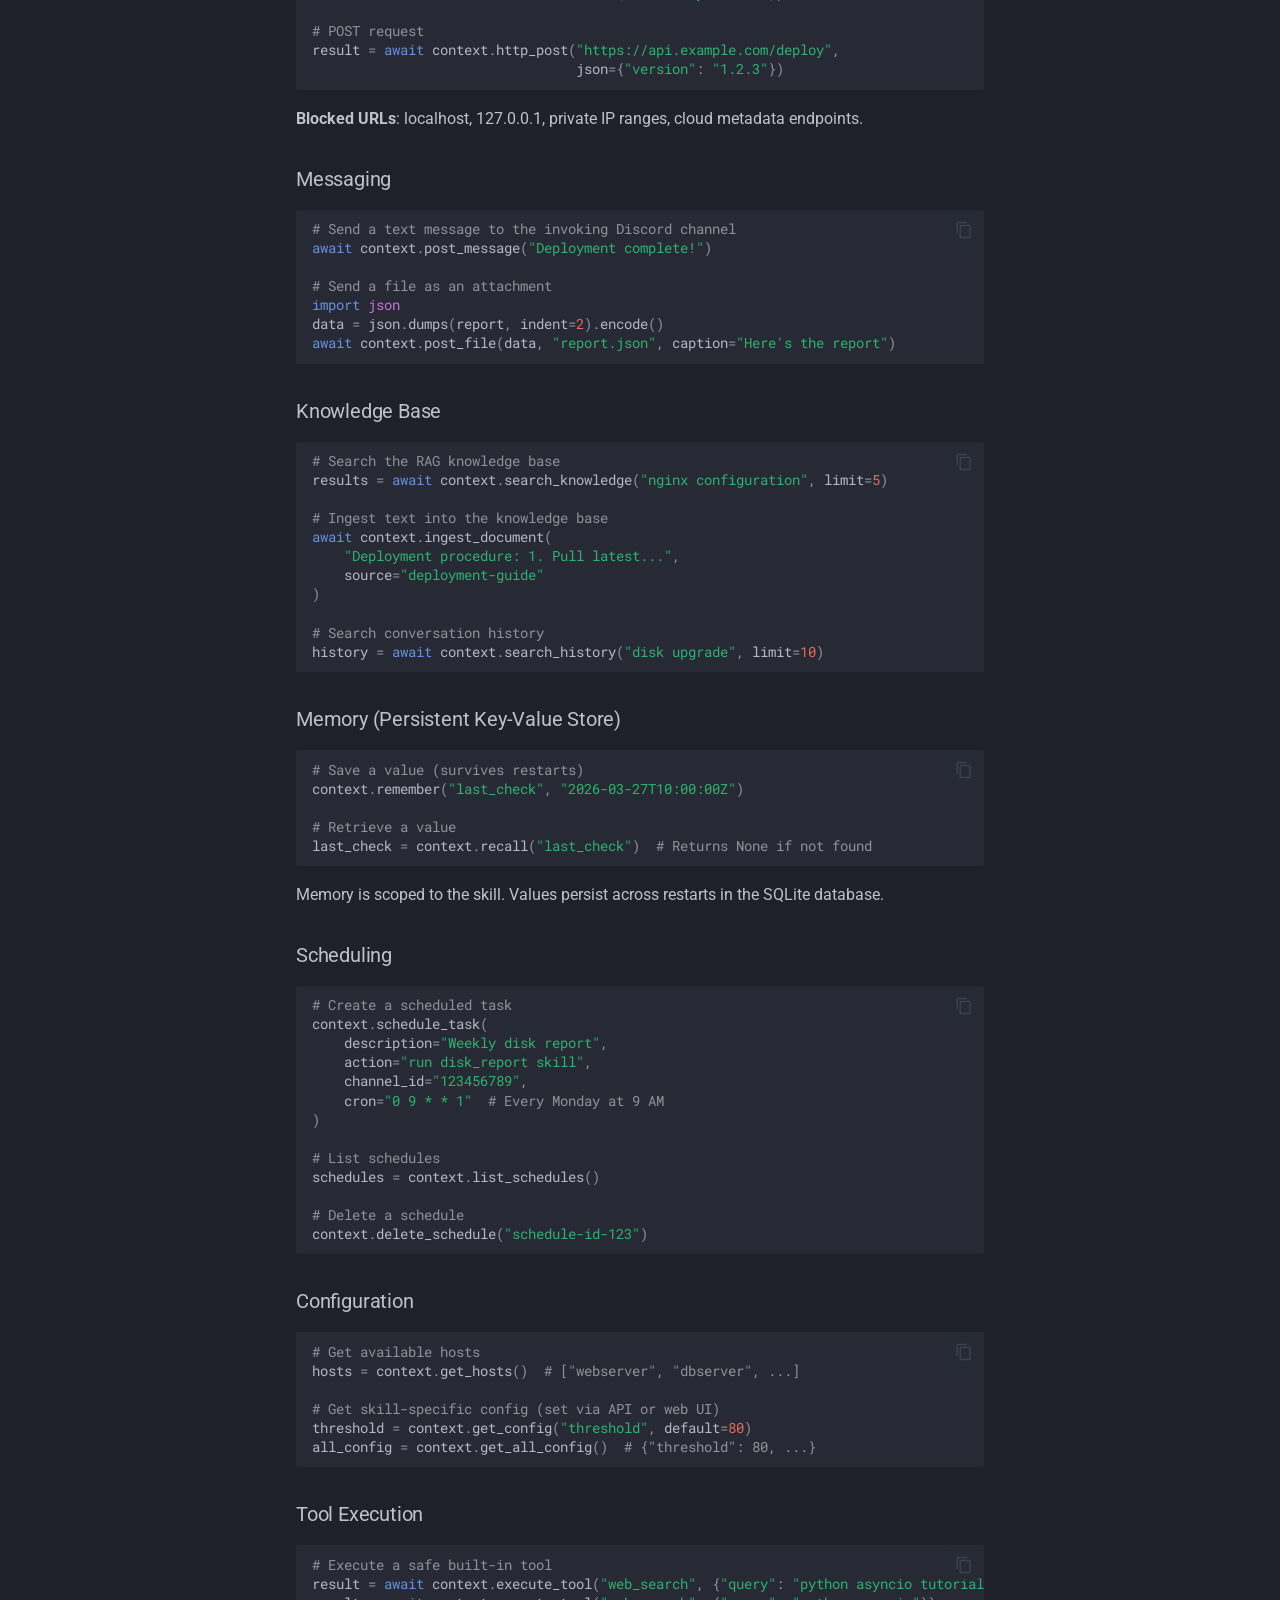
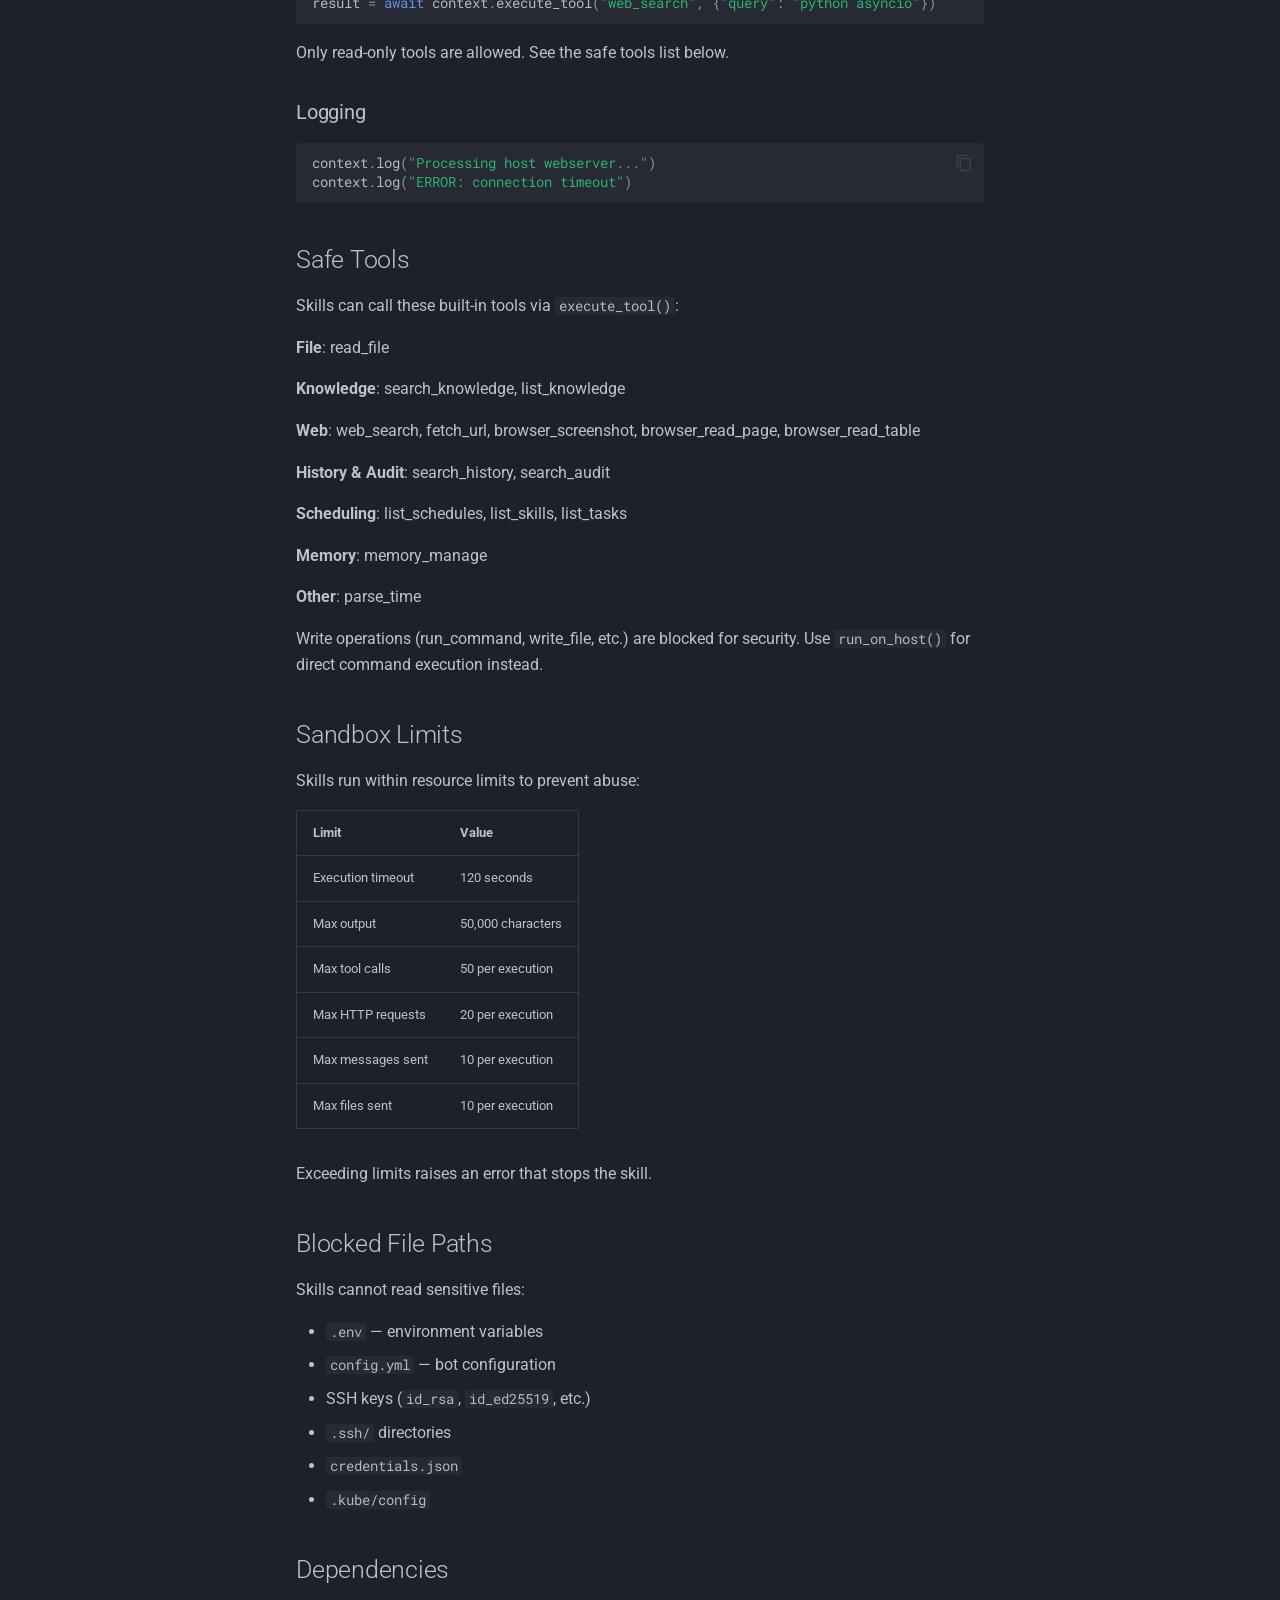
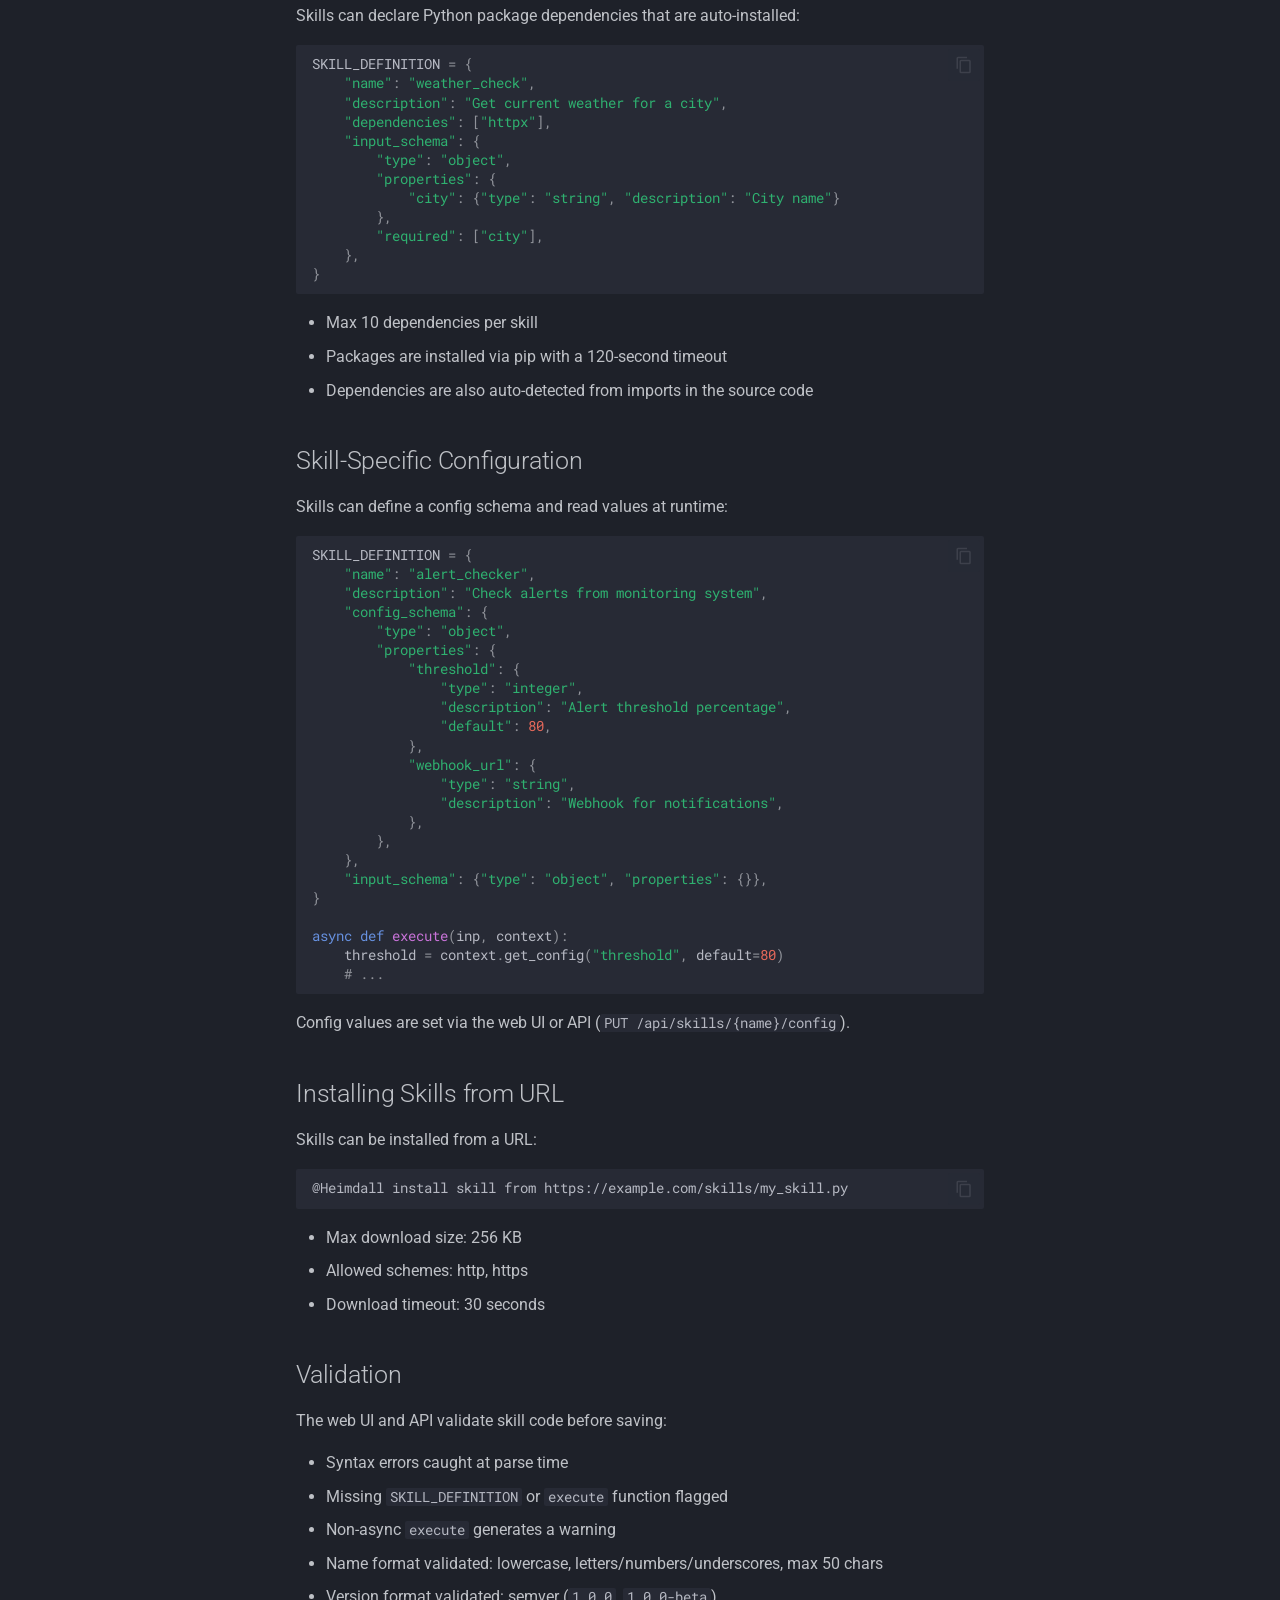
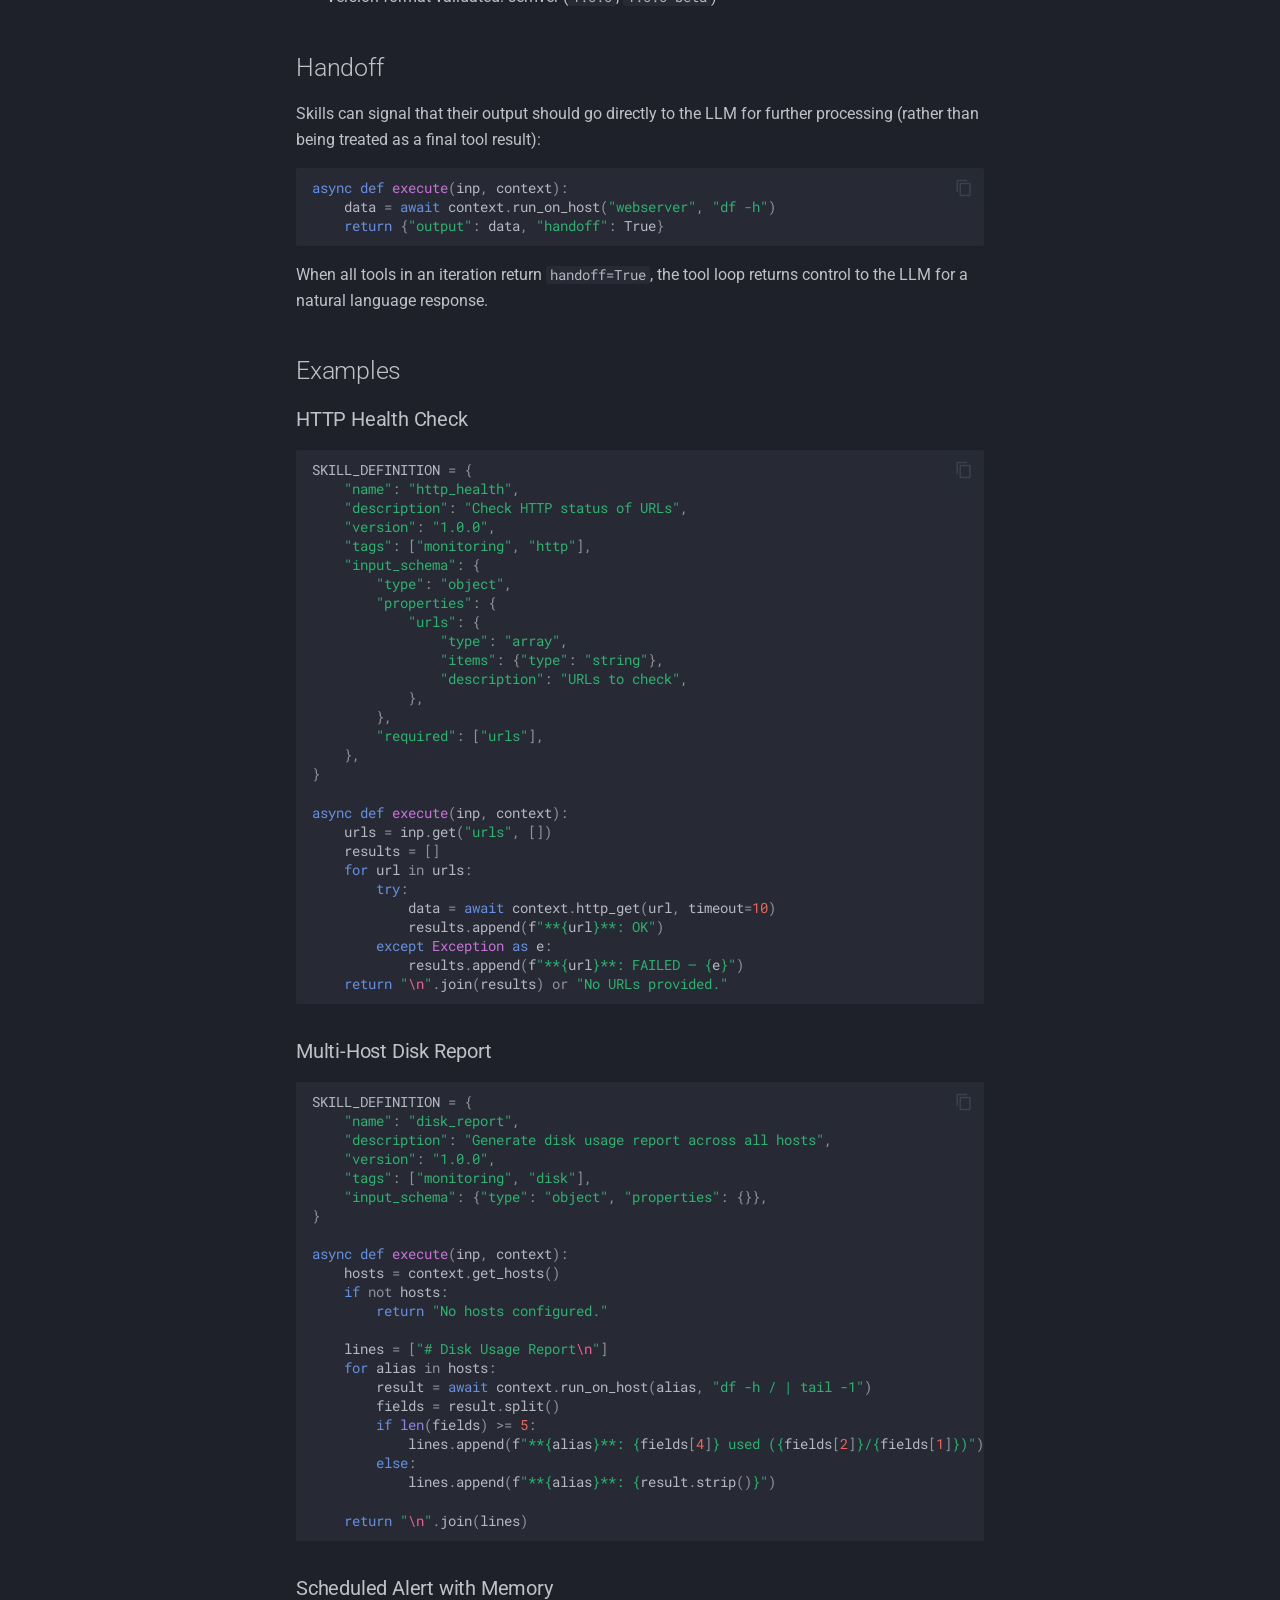
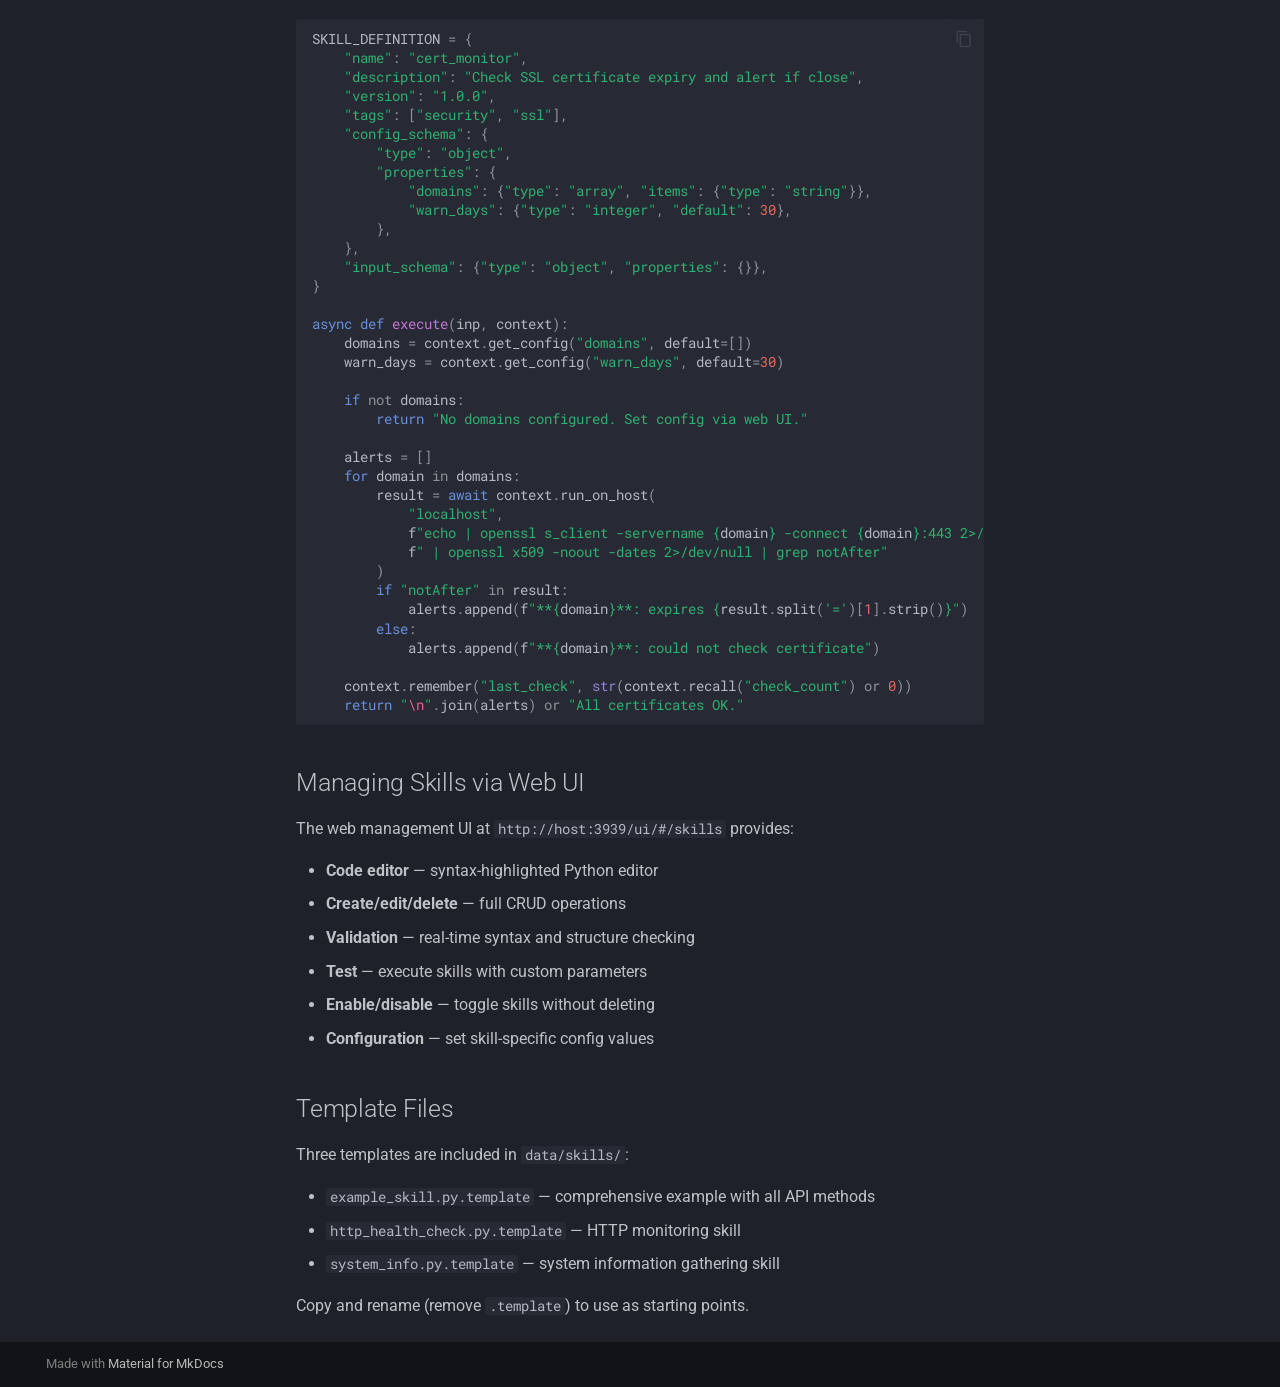
<file: skills/index.html>
<!doctype html>
<html lang="en" class="no-js">
  <head>
    
      <meta charset="utf-8">
      <meta name="viewport" content="width=device-width,initial-scale=1">
      
        <meta name="description" content="Autonomous executor Discord bot powered by GPT-5.4">
      
      
      
        <link rel="canonical" href="https://calmingstorm.github.io/heimdall/skills/">
      
      
        <link rel="prev" href="../tools/">
      
      
        <link rel="next" href="../agents/">
      
      
        
      
      
      <link rel="icon" href="../assets/images/favicon.png">
      <meta name="generator" content="mkdocs-1.6.1, mkdocs-material-9.7.6">
    
    
      
        <title>Skills - Heimdall</title>
      
    
    
      <link rel="stylesheet" href="../assets/stylesheets/main.484c7ddc.min.css">
      
        
        <link rel="stylesheet" href="../assets/stylesheets/palette.ab4e12ef.min.css">
      
      


    
    
      
    
    
      
        
        
        <link rel="preconnect" href="https://fonts.gstatic.com" crossorigin>
        <link rel="stylesheet" href="https://fonts.googleapis.com/css?family=Roboto:300,300i,400,400i,700,700i%7CRoboto+Mono:400,400i,700,700i&display=fallback">
        <style>:root{--md-text-font:"Roboto";--md-code-font:"Roboto Mono"}</style>
      
    
    
    <script>__md_scope=new URL("..",location),__md_hash=e=>[...e].reduce(((e,_)=>(e<<5)-e+_.charCodeAt(0)),0),__md_get=(e,_=localStorage,t=__md_scope)=>JSON.parse(_.getItem(t.pathname+"."+e)),__md_set=(e,_,t=localStorage,a=__md_scope)=>{try{t.setItem(a.pathname+"."+e,JSON.stringify(_))}catch(e){}}</script>
    
      

    
    
  </head>
  
  
    
    
      
    
    
    
    
    <body dir="ltr" data-md-color-scheme="slate" data-md-color-primary="deep-purple" data-md-color-accent="amber">
  
    
    <input class="md-toggle" data-md-toggle="drawer" type="checkbox" id="__drawer" autocomplete="off">
    <input class="md-toggle" data-md-toggle="search" type="checkbox" id="__search" autocomplete="off">
    <label class="md-overlay" for="__drawer"></label>
    <div data-md-component="skip">
      
        
        <a href="#heimdall-skill-development-guide" class="md-skip">
          Skip to content
        </a>
      
    </div>
    <div data-md-component="announce">
      
    </div>
    
    
      

  

<header class="md-header md-header--shadow" data-md-component="header">
  <nav class="md-header__inner md-grid" aria-label="Header">
    <a href=".." title="Heimdall" class="md-header__button md-logo" aria-label="Heimdall" data-md-component="logo">
      
  
  <svg xmlns="http://www.w3.org/2000/svg" viewBox="0 0 24 24"><path d="M12 8a3 3 0 0 0 3-3 3 3 0 0 0-3-3 3 3 0 0 0-3 3 3 3 0 0 0 3 3m0 3.54C9.64 9.35 6.5 8 3 8v11c3.5 0 6.64 1.35 9 3.54 2.36-2.19 5.5-3.54 9-3.54V8c-3.5 0-6.64 1.35-9 3.54"/></svg>

    </a>
    <label class="md-header__button md-icon" for="__drawer">
      
      <svg xmlns="http://www.w3.org/2000/svg" viewBox="0 0 24 24"><path d="M3 6h18v2H3zm0 5h18v2H3zm0 5h18v2H3z"/></svg>
    </label>
    <div class="md-header__title" data-md-component="header-title">
      <div class="md-header__ellipsis">
        <div class="md-header__topic">
          <span class="md-ellipsis">
            Heimdall
          </span>
        </div>
        <div class="md-header__topic" data-md-component="header-topic">
          <span class="md-ellipsis">
            
              Skills
            
          </span>
        </div>
      </div>
    </div>
    
      
        <form class="md-header__option" data-md-component="palette">
  
    
    
    
    <input class="md-option" data-md-color-media="" data-md-color-scheme="slate" data-md-color-primary="deep-purple" data-md-color-accent="amber"  aria-label="Switch to light mode"  type="radio" name="__palette" id="__palette_0">
    
      <label class="md-header__button md-icon" title="Switch to light mode" for="__palette_1" hidden>
        <svg xmlns="http://www.w3.org/2000/svg" viewBox="0 0 24 24"><path d="M12 18c-.89 0-1.74-.2-2.5-.55C11.56 16.5 13 14.42 13 12s-1.44-4.5-3.5-5.45C10.26 6.2 11.11 6 12 6a6 6 0 0 1 6 6 6 6 0 0 1-6 6m8-9.31V4h-4.69L12 .69 8.69 4H4v4.69L.69 12 4 15.31V20h4.69L12 23.31 15.31 20H20v-4.69L23.31 12z"/></svg>
      </label>
    
  
    
    
    
    <input class="md-option" data-md-color-media="" data-md-color-scheme="default" data-md-color-primary="deep-purple" data-md-color-accent="amber"  aria-label="Switch to dark mode"  type="radio" name="__palette" id="__palette_1">
    
      <label class="md-header__button md-icon" title="Switch to dark mode" for="__palette_0" hidden>
        <svg xmlns="http://www.w3.org/2000/svg" viewBox="0 0 24 24"><path d="M12 8a4 4 0 0 0-4 4 4 4 0 0 0 4 4 4 4 0 0 0 4-4 4 4 0 0 0-4-4m0 10a6 6 0 0 1-6-6 6 6 0 0 1 6-6 6 6 0 0 1 6 6 6 6 0 0 1-6 6m8-9.31V4h-4.69L12 .69 8.69 4H4v4.69L.69 12 4 15.31V20h4.69L12 23.31 15.31 20H20v-4.69L23.31 12z"/></svg>
      </label>
    
  
</form>
      
    
    
      <script>var palette=__md_get("__palette");if(palette&&palette.color){if("(prefers-color-scheme)"===palette.color.media){var media=matchMedia("(prefers-color-scheme: light)"),input=document.querySelector(media.matches?"[data-md-color-media='(prefers-color-scheme: light)']":"[data-md-color-media='(prefers-color-scheme: dark)']");palette.color.media=input.getAttribute("data-md-color-media"),palette.color.scheme=input.getAttribute("data-md-color-scheme"),palette.color.primary=input.getAttribute("data-md-color-primary"),palette.color.accent=input.getAttribute("data-md-color-accent")}for(var[key,value]of Object.entries(palette.color))document.body.setAttribute("data-md-color-"+key,value)}</script>
    
    
    
      
      
        <label class="md-header__button md-icon" for="__search">
          
          <svg xmlns="http://www.w3.org/2000/svg" viewBox="0 0 24 24"><path d="M9.5 3A6.5 6.5 0 0 1 16 9.5c0 1.61-.59 3.09-1.56 4.23l.27.27h.79l5 5-1.5 1.5-5-5v-.79l-.27-.27A6.52 6.52 0 0 1 9.5 16 6.5 6.5 0 0 1 3 9.5 6.5 6.5 0 0 1 9.5 3m0 2C7 5 5 7 5 9.5S7 14 9.5 14 14 12 14 9.5 12 5 9.5 5"/></svg>
        </label>
        <div class="md-search" data-md-component="search" role="dialog">
  <label class="md-search__overlay" for="__search"></label>
  <div class="md-search__inner" role="search">
    <form class="md-search__form" name="search">
      <input type="text" class="md-search__input" name="query" aria-label="Search" placeholder="Search" autocapitalize="off" autocorrect="off" autocomplete="off" spellcheck="false" data-md-component="search-query" required>
      <label class="md-search__icon md-icon" for="__search">
        
        <svg xmlns="http://www.w3.org/2000/svg" viewBox="0 0 24 24"><path d="M9.5 3A6.5 6.5 0 0 1 16 9.5c0 1.61-.59 3.09-1.56 4.23l.27.27h.79l5 5-1.5 1.5-5-5v-.79l-.27-.27A6.52 6.52 0 0 1 9.5 16 6.5 6.5 0 0 1 3 9.5 6.5 6.5 0 0 1 9.5 3m0 2C7 5 5 7 5 9.5S7 14 9.5 14 14 12 14 9.5 12 5 9.5 5"/></svg>
        
        <svg xmlns="http://www.w3.org/2000/svg" viewBox="0 0 24 24"><path d="M20 11v2H8l5.5 5.5-1.42 1.42L4.16 12l7.92-7.92L13.5 5.5 8 11z"/></svg>
      </label>
      <nav class="md-search__options" aria-label="Search">
        
        <button type="reset" class="md-search__icon md-icon" title="Clear" aria-label="Clear" tabindex="-1">
          
          <svg xmlns="http://www.w3.org/2000/svg" viewBox="0 0 24 24"><path d="M19 6.41 17.59 5 12 10.59 6.41 5 5 6.41 10.59 12 5 17.59 6.41 19 12 13.41 17.59 19 19 17.59 13.41 12z"/></svg>
        </button>
      </nav>
      
    </form>
    <div class="md-search__output">
      <div class="md-search__scrollwrap" tabindex="0" data-md-scrollfix>
        <div class="md-search-result" data-md-component="search-result">
          <div class="md-search-result__meta">
            Initializing search
          </div>
          <ol class="md-search-result__list" role="presentation"></ol>
        </div>
      </div>
    </div>
  </div>
</div>
      
    
    
      <div class="md-header__source">
        <a href="https://github.com/Calmingstorm/heimdall" title="Go to repository" class="md-source" data-md-component="source">
  <div class="md-source__icon md-icon">
    
    <svg xmlns="http://www.w3.org/2000/svg" viewBox="0 0 512 512"><!--! Font Awesome Free 7.1.0 by @fontawesome - https://fontawesome.com License - https://fontawesome.com/license/free (Icons: CC BY 4.0, Fonts: SIL OFL 1.1, Code: MIT License) Copyright 2025 Fonticons, Inc.--><path d="M173.9 397.4c0 2-2.3 3.6-5.2 3.6-3.3.3-5.6-1.3-5.6-3.6 0-2 2.3-3.6 5.2-3.6 3-.3 5.6 1.3 5.6 3.6m-31.1-4.5c-.7 2 1.3 4.3 4.3 4.9 2.6 1 5.6 0 6.2-2s-1.3-4.3-4.3-5.2c-2.6-.7-5.5.3-6.2 2.3m44.2-1.7c-2.9.7-4.9 2.6-4.6 4.9.3 2 2.9 3.3 5.9 2.6 2.9-.7 4.9-2.6 4.6-4.6-.3-1.9-3-3.2-5.9-2.9M252.8 8C114.1 8 8 113.3 8 252c0 110.9 69.8 205.8 169.5 239.2 12.8 2.3 17.3-5.6 17.3-12.1 0-6.2-.3-40.4-.3-61.4 0 0-70 15-84.7-29.8 0 0-11.4-29.1-27.8-36.6 0 0-22.9-15.7 1.6-15.4 0 0 24.9 2 38.6 25.8 21.9 38.6 58.6 27.5 72.9 20.9 2.3-16 8.8-27.1 16-33.7-55.9-6.2-112.3-14.3-112.3-110.5 0-27.5 7.6-41.3 23.6-58.9-2.6-6.5-11.1-33.3 2.6-67.9 20.9-6.5 69 27 69 27 20-5.6 41.5-8.5 62.8-8.5s42.8 2.9 62.8 8.5c0 0 48.1-33.6 69-27 13.7 34.7 5.2 61.4 2.6 67.9 16 17.7 25.8 31.5 25.8 58.9 0 96.5-58.9 104.2-114.8 110.5 9.2 7.9 17 22.9 17 46.4 0 33.7-.3 75.4-.3 83.6 0 6.5 4.6 14.4 17.3 12.1C436.2 457.8 504 362.9 504 252 504 113.3 391.5 8 252.8 8M105.2 352.9c-1.3 1-1 3.3.7 5.2 1.6 1.6 3.9 2.3 5.2 1 1.3-1 1-3.3-.7-5.2-1.6-1.6-3.9-2.3-5.2-1m-10.8-8.1c-.7 1.3.3 2.9 2.3 3.9 1.6 1 3.6.7 4.3-.7.7-1.3-.3-2.9-2.3-3.9-2-.6-3.6-.3-4.3.7m32.4 35.6c-1.6 1.3-1 4.3 1.3 6.2 2.3 2.3 5.2 2.6 6.5 1 1.3-1.3.7-4.3-1.3-6.2-2.2-2.3-5.2-2.6-6.5-1m-11.4-14.7c-1.6 1-1.6 3.6 0 5.9s4.3 3.3 5.6 2.3c1.6-1.3 1.6-3.9 0-6.2-1.4-2.3-4-3.3-5.6-2"/></svg>
  </div>
  <div class="md-source__repository">
    Calmingstorm/heimdall
  </div>
</a>
      </div>
    
  </nav>
  
</header>
    
    <div class="md-container" data-md-component="container">
      
      
        
          
        
      
      <main class="md-main" data-md-component="main">
        <div class="md-main__inner md-grid">
          
            
              
              <div class="md-sidebar md-sidebar--primary" data-md-component="sidebar" data-md-type="navigation" >
                <div class="md-sidebar__scrollwrap">
                  <div class="md-sidebar__inner">
                    



<nav class="md-nav md-nav--primary" aria-label="Navigation" data-md-level="0">
  <label class="md-nav__title" for="__drawer">
    <a href=".." title="Heimdall" class="md-nav__button md-logo" aria-label="Heimdall" data-md-component="logo">
      
  
  <svg xmlns="http://www.w3.org/2000/svg" viewBox="0 0 24 24"><path d="M12 8a3 3 0 0 0 3-3 3 3 0 0 0-3-3 3 3 0 0 0-3 3 3 3 0 0 0 3 3m0 3.54C9.64 9.35 6.5 8 3 8v11c3.5 0 6.64 1.35 9 3.54 2.36-2.19 5.5-3.54 9-3.54V8c-3.5 0-6.64 1.35-9 3.54"/></svg>

    </a>
    Heimdall
  </label>
  
    <div class="md-nav__source">
      <a href="https://github.com/Calmingstorm/heimdall" title="Go to repository" class="md-source" data-md-component="source">
  <div class="md-source__icon md-icon">
    
    <svg xmlns="http://www.w3.org/2000/svg" viewBox="0 0 512 512"><!--! Font Awesome Free 7.1.0 by @fontawesome - https://fontawesome.com License - https://fontawesome.com/license/free (Icons: CC BY 4.0, Fonts: SIL OFL 1.1, Code: MIT License) Copyright 2025 Fonticons, Inc.--><path d="M173.9 397.4c0 2-2.3 3.6-5.2 3.6-3.3.3-5.6-1.3-5.6-3.6 0-2 2.3-3.6 5.2-3.6 3-.3 5.6 1.3 5.6 3.6m-31.1-4.5c-.7 2 1.3 4.3 4.3 4.9 2.6 1 5.6 0 6.2-2s-1.3-4.3-4.3-5.2c-2.6-.7-5.5.3-6.2 2.3m44.2-1.7c-2.9.7-4.9 2.6-4.6 4.9.3 2 2.9 3.3 5.9 2.6 2.9-.7 4.9-2.6 4.6-4.6-.3-1.9-3-3.2-5.9-2.9M252.8 8C114.1 8 8 113.3 8 252c0 110.9 69.8 205.8 169.5 239.2 12.8 2.3 17.3-5.6 17.3-12.1 0-6.2-.3-40.4-.3-61.4 0 0-70 15-84.7-29.8 0 0-11.4-29.1-27.8-36.6 0 0-22.9-15.7 1.6-15.4 0 0 24.9 2 38.6 25.8 21.9 38.6 58.6 27.5 72.9 20.9 2.3-16 8.8-27.1 16-33.7-55.9-6.2-112.3-14.3-112.3-110.5 0-27.5 7.6-41.3 23.6-58.9-2.6-6.5-11.1-33.3 2.6-67.9 20.9-6.5 69 27 69 27 20-5.6 41.5-8.5 62.8-8.5s42.8 2.9 62.8 8.5c0 0 48.1-33.6 69-27 13.7 34.7 5.2 61.4 2.6 67.9 16 17.7 25.8 31.5 25.8 58.9 0 96.5-58.9 104.2-114.8 110.5 9.2 7.9 17 22.9 17 46.4 0 33.7-.3 75.4-.3 83.6 0 6.5 4.6 14.4 17.3 12.1C436.2 457.8 504 362.9 504 252 504 113.3 391.5 8 252.8 8M105.2 352.9c-1.3 1-1 3.3.7 5.2 1.6 1.6 3.9 2.3 5.2 1 1.3-1 1-3.3-.7-5.2-1.6-1.6-3.9-2.3-5.2-1m-10.8-8.1c-.7 1.3.3 2.9 2.3 3.9 1.6 1 3.6.7 4.3-.7.7-1.3-.3-2.9-2.3-3.9-2-.6-3.6-.3-4.3.7m32.4 35.6c-1.6 1.3-1 4.3 1.3 6.2 2.3 2.3 5.2 2.6 6.5 1 1.3-1.3.7-4.3-1.3-6.2-2.2-2.3-5.2-2.6-6.5-1m-11.4-14.7c-1.6 1-1.6 3.6 0 5.9s4.3 3.3 5.6 2.3c1.6-1.3 1.6-3.9 0-6.2-1.4-2.3-4-3.3-5.6-2"/></svg>
  </div>
  <div class="md-source__repository">
    Calmingstorm/heimdall
  </div>
</a>
    </div>
  
  <ul class="md-nav__list" data-md-scrollfix>
    
      
      
  
  
  
  
    <li class="md-nav__item">
      <a href=".." class="md-nav__link">
        
  
  
  <span class="md-ellipsis">
    
  
    Home
  

    
  </span>
  
  

      </a>
    </li>
  

    
      
      
  
  
  
  
    
    
    
    
      
        
        
      
    
    
    <li class="md-nav__item md-nav__item--section md-nav__item--nested">
      
        
        
          
        
        <input class="md-nav__toggle md-toggle md-toggle--indeterminate" type="checkbox" id="__nav_2" >
        
          
          <label class="md-nav__link" for="__nav_2" id="__nav_2_label" tabindex="">
            
  
  
  <span class="md-ellipsis">
    
  
    Getting Started
  

    
  </span>
  
  

            <span class="md-nav__icon md-icon"></span>
          </label>
        
        <nav class="md-nav" data-md-level="1" aria-labelledby="__nav_2_label" aria-expanded="false">
          <label class="md-nav__title" for="__nav_2">
            <span class="md-nav__icon md-icon"></span>
            
  
    Getting Started
  

          </label>
          <ul class="md-nav__list" data-md-scrollfix>
            
              
                
  
  
  
  
    <li class="md-nav__item">
      <a href="../getting-started/" class="md-nav__link">
        
  
  
  <span class="md-ellipsis">
    
  
    Quick Start
  

    
  </span>
  
  

      </a>
    </li>
  

              
            
              
                
  
  
  
  
    <li class="md-nav__item">
      <a href="../configuration/" class="md-nav__link">
        
  
  
  <span class="md-ellipsis">
    
  
    Configuration
  

    
  </span>
  
  

      </a>
    </li>
  

              
            
          </ul>
        </nav>
      
    </li>
  

    
      
      
  
  
    
  
  
  
    
    
    
    
      
        
        
      
    
    
    <li class="md-nav__item md-nav__item--active md-nav__item--section md-nav__item--nested">
      
        
        
        <input class="md-nav__toggle md-toggle " type="checkbox" id="__nav_3" checked>
        
          
          <label class="md-nav__link" for="__nav_3" id="__nav_3_label" tabindex="">
            
  
  
  <span class="md-ellipsis">
    
  
    Guide
  

    
  </span>
  
  

            <span class="md-nav__icon md-icon"></span>
          </label>
        
        <nav class="md-nav" data-md-level="1" aria-labelledby="__nav_3_label" aria-expanded="true">
          <label class="md-nav__title" for="__nav_3">
            <span class="md-nav__icon md-icon"></span>
            
  
    Guide
  

          </label>
          <ul class="md-nav__list" data-md-scrollfix>
            
              
                
  
  
  
  
    <li class="md-nav__item">
      <a href="../tools/" class="md-nav__link">
        
  
  
  <span class="md-ellipsis">
    
  
    Tools
  

    
  </span>
  
  

      </a>
    </li>
  

              
            
              
                
  
  
    
  
  
  
    <li class="md-nav__item md-nav__item--active">
      
      <input class="md-nav__toggle md-toggle" type="checkbox" id="__toc">
      
      
        
      
      
        <label class="md-nav__link md-nav__link--active" for="__toc">
          
  
  
  <span class="md-ellipsis">
    
  
    Skills
  

    
  </span>
  
  

          <span class="md-nav__icon md-icon"></span>
        </label>
      
      <a href="./" class="md-nav__link md-nav__link--active">
        
  
  
  <span class="md-ellipsis">
    
  
    Skills
  

    
  </span>
  
  

      </a>
      
        

<nav class="md-nav md-nav--secondary" aria-label="Table of contents">
  
  
  
    
  
  
    <label class="md-nav__title" for="__toc">
      <span class="md-nav__icon md-icon"></span>
      Table of contents
    </label>
    <ul class="md-nav__list" data-md-component="toc" data-md-scrollfix>
      
        <li class="md-nav__item">
  <a href="#quick-start" class="md-nav__link">
    <span class="md-ellipsis">
      
        Quick Start
      
    </span>
  </a>
  
</li>
      
        <li class="md-nav__item">
  <a href="#skill-structure" class="md-nav__link">
    <span class="md-ellipsis">
      
        Skill Structure
      
    </span>
  </a>
  
    <nav class="md-nav" aria-label="Skill Structure">
      <ul class="md-nav__list">
        
          <li class="md-nav__item">
  <a href="#skill_definition" class="md-nav__link">
    <span class="md-ellipsis">
      
        SKILL_DEFINITION
      
    </span>
  </a>
  
</li>
        
          <li class="md-nav__item">
  <a href="#input-schema" class="md-nav__link">
    <span class="md-ellipsis">
      
        Input Schema
      
    </span>
  </a>
  
</li>
        
          <li class="md-nav__item">
  <a href="#execute-function" class="md-nav__link">
    <span class="md-ellipsis">
      
        Execute Function
      
    </span>
  </a>
  
</li>
        
      </ul>
    </nav>
  
</li>
      
        <li class="md-nav__item">
  <a href="#skillcontext-api" class="md-nav__link">
    <span class="md-ellipsis">
      
        SkillContext API
      
    </span>
  </a>
  
    <nav class="md-nav" aria-label="SkillContext API">
      <ul class="md-nav__list">
        
          <li class="md-nav__item">
  <a href="#command-execution" class="md-nav__link">
    <span class="md-ellipsis">
      
        Command Execution
      
    </span>
  </a>
  
</li>
        
          <li class="md-nav__item">
  <a href="#http-requests" class="md-nav__link">
    <span class="md-ellipsis">
      
        HTTP Requests
      
    </span>
  </a>
  
</li>
        
          <li class="md-nav__item">
  <a href="#messaging" class="md-nav__link">
    <span class="md-ellipsis">
      
        Messaging
      
    </span>
  </a>
  
</li>
        
          <li class="md-nav__item">
  <a href="#knowledge-base" class="md-nav__link">
    <span class="md-ellipsis">
      
        Knowledge Base
      
    </span>
  </a>
  
</li>
        
          <li class="md-nav__item">
  <a href="#memory-persistent-key-value-store" class="md-nav__link">
    <span class="md-ellipsis">
      
        Memory (Persistent Key-Value Store)
      
    </span>
  </a>
  
</li>
        
          <li class="md-nav__item">
  <a href="#scheduling" class="md-nav__link">
    <span class="md-ellipsis">
      
        Scheduling
      
    </span>
  </a>
  
</li>
        
          <li class="md-nav__item">
  <a href="#configuration" class="md-nav__link">
    <span class="md-ellipsis">
      
        Configuration
      
    </span>
  </a>
  
</li>
        
          <li class="md-nav__item">
  <a href="#tool-execution" class="md-nav__link">
    <span class="md-ellipsis">
      
        Tool Execution
      
    </span>
  </a>
  
</li>
        
          <li class="md-nav__item">
  <a href="#logging" class="md-nav__link">
    <span class="md-ellipsis">
      
        Logging
      
    </span>
  </a>
  
</li>
        
      </ul>
    </nav>
  
</li>
      
        <li class="md-nav__item">
  <a href="#safe-tools" class="md-nav__link">
    <span class="md-ellipsis">
      
        Safe Tools
      
    </span>
  </a>
  
</li>
      
        <li class="md-nav__item">
  <a href="#sandbox-limits" class="md-nav__link">
    <span class="md-ellipsis">
      
        Sandbox Limits
      
    </span>
  </a>
  
</li>
      
        <li class="md-nav__item">
  <a href="#blocked-file-paths" class="md-nav__link">
    <span class="md-ellipsis">
      
        Blocked File Paths
      
    </span>
  </a>
  
</li>
      
        <li class="md-nav__item">
  <a href="#dependencies" class="md-nav__link">
    <span class="md-ellipsis">
      
        Dependencies
      
    </span>
  </a>
  
</li>
      
        <li class="md-nav__item">
  <a href="#skill-specific-configuration" class="md-nav__link">
    <span class="md-ellipsis">
      
        Skill-Specific Configuration
      
    </span>
  </a>
  
</li>
      
        <li class="md-nav__item">
  <a href="#installing-skills-from-url" class="md-nav__link">
    <span class="md-ellipsis">
      
        Installing Skills from URL
      
    </span>
  </a>
  
</li>
      
        <li class="md-nav__item">
  <a href="#validation" class="md-nav__link">
    <span class="md-ellipsis">
      
        Validation
      
    </span>
  </a>
  
</li>
      
        <li class="md-nav__item">
  <a href="#handoff" class="md-nav__link">
    <span class="md-ellipsis">
      
        Handoff
      
    </span>
  </a>
  
</li>
      
        <li class="md-nav__item">
  <a href="#examples" class="md-nav__link">
    <span class="md-ellipsis">
      
        Examples
      
    </span>
  </a>
  
    <nav class="md-nav" aria-label="Examples">
      <ul class="md-nav__list">
        
          <li class="md-nav__item">
  <a href="#http-health-check" class="md-nav__link">
    <span class="md-ellipsis">
      
        HTTP Health Check
      
    </span>
  </a>
  
</li>
        
          <li class="md-nav__item">
  <a href="#multi-host-disk-report" class="md-nav__link">
    <span class="md-ellipsis">
      
        Multi-Host Disk Report
      
    </span>
  </a>
  
</li>
        
          <li class="md-nav__item">
  <a href="#scheduled-alert-with-memory" class="md-nav__link">
    <span class="md-ellipsis">
      
        Scheduled Alert with Memory
      
    </span>
  </a>
  
</li>
        
      </ul>
    </nav>
  
</li>
      
        <li class="md-nav__item">
  <a href="#managing-skills-via-web-ui" class="md-nav__link">
    <span class="md-ellipsis">
      
        Managing Skills via Web UI
      
    </span>
  </a>
  
</li>
      
        <li class="md-nav__item">
  <a href="#template-files" class="md-nav__link">
    <span class="md-ellipsis">
      
        Template Files
      
    </span>
  </a>
  
</li>
      
    </ul>
  
</nav>
      
    </li>
  

              
            
              
                
  
  
  
  
    <li class="md-nav__item">
      <a href="../agents/" class="md-nav__link">
        
  
  
  <span class="md-ellipsis">
    
  
    Agents
  

    
  </span>
  
  

      </a>
    </li>
  

              
            
              
                
  
  
  
  
    <li class="md-nav__item">
      <a href="../web-ui/" class="md-nav__link">
        
  
  
  <span class="md-ellipsis">
    
  
    Web UI
  

    
  </span>
  
  

      </a>
    </li>
  

              
            
          </ul>
        </nav>
      
    </li>
  

    
      
      
  
  
  
  
    
    
    
    
      
        
        
      
    
    
    <li class="md-nav__item md-nav__item--section md-nav__item--nested">
      
        
        
          
        
        <input class="md-nav__toggle md-toggle md-toggle--indeterminate" type="checkbox" id="__nav_4" >
        
          
          <label class="md-nav__link" for="__nav_4" id="__nav_4_label" tabindex="">
            
  
  
  <span class="md-ellipsis">
    
  
    Reference
  

    
  </span>
  
  

            <span class="md-nav__icon md-icon"></span>
          </label>
        
        <nav class="md-nav" data-md-level="1" aria-labelledby="__nav_4_label" aria-expanded="false">
          <label class="md-nav__title" for="__nav_4">
            <span class="md-nav__icon md-icon"></span>
            
  
    Reference
  

          </label>
          <ul class="md-nav__list" data-md-scrollfix>
            
              
                
  
  
  
  
    <li class="md-nav__item">
      <a href="../architecture/" class="md-nav__link">
        
  
  
  <span class="md-ellipsis">
    
  
    Architecture
  

    
  </span>
  
  

      </a>
    </li>
  

              
            
              
                
  
  
  
  
    <li class="md-nav__item">
      <a href="../api/" class="md-nav__link">
        
  
  
  <span class="md-ellipsis">
    
  
    REST API
  

    
  </span>
  
  

      </a>
    </li>
  

              
            
              
                
  
  
  
  
    <li class="md-nav__item">
      <a href="../detection/" class="md-nav__link">
        
  
  
  <span class="md-ellipsis">
    
  
    Detection Systems
  

    
  </span>
  
  

      </a>
    </li>
  

              
            
          </ul>
        </nav>
      
    </li>
  

    
      
      
  
  
  
  
    <li class="md-nav__item">
      <a href="../disclaimer/" class="md-nav__link">
        
  
  
  <span class="md-ellipsis">
    
  
    Disclaimer
  

    
  </span>
  
  

      </a>
    </li>
  

    
  </ul>
</nav>
                  </div>
                </div>
              </div>
            
            
              
              <div class="md-sidebar md-sidebar--secondary" data-md-component="sidebar" data-md-type="toc" >
                <div class="md-sidebar__scrollwrap">
                  <div class="md-sidebar__inner">
                    

<nav class="md-nav md-nav--secondary" aria-label="Table of contents">
  
  
  
    
  
  
    <label class="md-nav__title" for="__toc">
      <span class="md-nav__icon md-icon"></span>
      Table of contents
    </label>
    <ul class="md-nav__list" data-md-component="toc" data-md-scrollfix>
      
        <li class="md-nav__item">
  <a href="#quick-start" class="md-nav__link">
    <span class="md-ellipsis">
      
        Quick Start
      
    </span>
  </a>
  
</li>
      
        <li class="md-nav__item">
  <a href="#skill-structure" class="md-nav__link">
    <span class="md-ellipsis">
      
        Skill Structure
      
    </span>
  </a>
  
    <nav class="md-nav" aria-label="Skill Structure">
      <ul class="md-nav__list">
        
          <li class="md-nav__item">
  <a href="#skill_definition" class="md-nav__link">
    <span class="md-ellipsis">
      
        SKILL_DEFINITION
      
    </span>
  </a>
  
</li>
        
          <li class="md-nav__item">
  <a href="#input-schema" class="md-nav__link">
    <span class="md-ellipsis">
      
        Input Schema
      
    </span>
  </a>
  
</li>
        
          <li class="md-nav__item">
  <a href="#execute-function" class="md-nav__link">
    <span class="md-ellipsis">
      
        Execute Function
      
    </span>
  </a>
  
</li>
        
      </ul>
    </nav>
  
</li>
      
        <li class="md-nav__item">
  <a href="#skillcontext-api" class="md-nav__link">
    <span class="md-ellipsis">
      
        SkillContext API
      
    </span>
  </a>
  
    <nav class="md-nav" aria-label="SkillContext API">
      <ul class="md-nav__list">
        
          <li class="md-nav__item">
  <a href="#command-execution" class="md-nav__link">
    <span class="md-ellipsis">
      
        Command Execution
      
    </span>
  </a>
  
</li>
        
          <li class="md-nav__item">
  <a href="#http-requests" class="md-nav__link">
    <span class="md-ellipsis">
      
        HTTP Requests
      
    </span>
  </a>
  
</li>
        
          <li class="md-nav__item">
  <a href="#messaging" class="md-nav__link">
    <span class="md-ellipsis">
      
        Messaging
      
    </span>
  </a>
  
</li>
        
          <li class="md-nav__item">
  <a href="#knowledge-base" class="md-nav__link">
    <span class="md-ellipsis">
      
        Knowledge Base
      
    </span>
  </a>
  
</li>
        
          <li class="md-nav__item">
  <a href="#memory-persistent-key-value-store" class="md-nav__link">
    <span class="md-ellipsis">
      
        Memory (Persistent Key-Value Store)
      
    </span>
  </a>
  
</li>
        
          <li class="md-nav__item">
  <a href="#scheduling" class="md-nav__link">
    <span class="md-ellipsis">
      
        Scheduling
      
    </span>
  </a>
  
</li>
        
          <li class="md-nav__item">
  <a href="#configuration" class="md-nav__link">
    <span class="md-ellipsis">
      
        Configuration
      
    </span>
  </a>
  
</li>
        
          <li class="md-nav__item">
  <a href="#tool-execution" class="md-nav__link">
    <span class="md-ellipsis">
      
        Tool Execution
      
    </span>
  </a>
  
</li>
        
          <li class="md-nav__item">
  <a href="#logging" class="md-nav__link">
    <span class="md-ellipsis">
      
        Logging
      
    </span>
  </a>
  
</li>
        
      </ul>
    </nav>
  
</li>
      
        <li class="md-nav__item">
  <a href="#safe-tools" class="md-nav__link">
    <span class="md-ellipsis">
      
        Safe Tools
      
    </span>
  </a>
  
</li>
      
        <li class="md-nav__item">
  <a href="#sandbox-limits" class="md-nav__link">
    <span class="md-ellipsis">
      
        Sandbox Limits
      
    </span>
  </a>
  
</li>
      
        <li class="md-nav__item">
  <a href="#blocked-file-paths" class="md-nav__link">
    <span class="md-ellipsis">
      
        Blocked File Paths
      
    </span>
  </a>
  
</li>
      
        <li class="md-nav__item">
  <a href="#dependencies" class="md-nav__link">
    <span class="md-ellipsis">
      
        Dependencies
      
    </span>
  </a>
  
</li>
      
        <li class="md-nav__item">
  <a href="#skill-specific-configuration" class="md-nav__link">
    <span class="md-ellipsis">
      
        Skill-Specific Configuration
      
    </span>
  </a>
  
</li>
      
        <li class="md-nav__item">
  <a href="#installing-skills-from-url" class="md-nav__link">
    <span class="md-ellipsis">
      
        Installing Skills from URL
      
    </span>
  </a>
  
</li>
      
        <li class="md-nav__item">
  <a href="#validation" class="md-nav__link">
    <span class="md-ellipsis">
      
        Validation
      
    </span>
  </a>
  
</li>
      
        <li class="md-nav__item">
  <a href="#handoff" class="md-nav__link">
    <span class="md-ellipsis">
      
        Handoff
      
    </span>
  </a>
  
</li>
      
        <li class="md-nav__item">
  <a href="#examples" class="md-nav__link">
    <span class="md-ellipsis">
      
        Examples
      
    </span>
  </a>
  
    <nav class="md-nav" aria-label="Examples">
      <ul class="md-nav__list">
        
          <li class="md-nav__item">
  <a href="#http-health-check" class="md-nav__link">
    <span class="md-ellipsis">
      
        HTTP Health Check
      
    </span>
  </a>
  
</li>
        
          <li class="md-nav__item">
  <a href="#multi-host-disk-report" class="md-nav__link">
    <span class="md-ellipsis">
      
        Multi-Host Disk Report
      
    </span>
  </a>
  
</li>
        
          <li class="md-nav__item">
  <a href="#scheduled-alert-with-memory" class="md-nav__link">
    <span class="md-ellipsis">
      
        Scheduled Alert with Memory
      
    </span>
  </a>
  
</li>
        
      </ul>
    </nav>
  
</li>
      
        <li class="md-nav__item">
  <a href="#managing-skills-via-web-ui" class="md-nav__link">
    <span class="md-ellipsis">
      
        Managing Skills via Web UI
      
    </span>
  </a>
  
</li>
      
        <li class="md-nav__item">
  <a href="#template-files" class="md-nav__link">
    <span class="md-ellipsis">
      
        Template Files
      
    </span>
  </a>
  
</li>
      
    </ul>
  
</nav>
                  </div>
                </div>
              </div>
            
          
          
            <div class="md-content" data-md-component="content">
              
              <article class="md-content__inner md-typeset">
                
                  


  
  


<h1 id="heimdall-skill-development-guide">Heimdall Skill Development Guide<a class="headerlink" href="#heimdall-skill-development-guide" title="Permanent link">&para;</a></h1>
<p>Skills are user-created Python tools that extend Heimdall at runtime. Each skill is
a <code>.py</code> file in <code>data/skills/</code> with a definition dict and an async execute function.</p>
<h2 id="quick-start">Quick Start<a class="headerlink" href="#quick-start" title="Permanent link">&para;</a></h2>
<p>Create a skill via Discord:
<div class="highlight"><pre><span></span><code><a id="__codelineno-0-1" name="__codelineno-0-1" href="#__codelineno-0-1"></a>@Heimdall create a skill called &quot;uptime_report&quot; that checks uptime on all hosts
</code></pre></div></p>
<p>Or create <code>data/skills/uptime_report.py</code> manually:</p>
<div class="highlight"><pre><span></span><code><a id="__codelineno-1-1" name="__codelineno-1-1" href="#__codelineno-1-1"></a><span class="n">SKILL_DEFINITION</span> <span class="o">=</span> <span class="p">{</span>
<a id="__codelineno-1-2" name="__codelineno-1-2" href="#__codelineno-1-2"></a>    <span class="s2">&quot;name&quot;</span><span class="p">:</span> <span class="s2">&quot;uptime_report&quot;</span><span class="p">,</span>
<a id="__codelineno-1-3" name="__codelineno-1-3" href="#__codelineno-1-3"></a>    <span class="s2">&quot;description&quot;</span><span class="p">:</span> <span class="s2">&quot;Check uptime across all configured hosts&quot;</span><span class="p">,</span>
<a id="__codelineno-1-4" name="__codelineno-1-4" href="#__codelineno-1-4"></a>    <span class="s2">&quot;input_schema&quot;</span><span class="p">:</span> <span class="p">{</span>
<a id="__codelineno-1-5" name="__codelineno-1-5" href="#__codelineno-1-5"></a>        <span class="s2">&quot;type&quot;</span><span class="p">:</span> <span class="s2">&quot;object&quot;</span><span class="p">,</span>
<a id="__codelineno-1-6" name="__codelineno-1-6" href="#__codelineno-1-6"></a>        <span class="s2">&quot;properties&quot;</span><span class="p">:</span> <span class="p">{},</span>
<a id="__codelineno-1-7" name="__codelineno-1-7" href="#__codelineno-1-7"></a>    <span class="p">},</span>
<a id="__codelineno-1-8" name="__codelineno-1-8" href="#__codelineno-1-8"></a><span class="p">}</span>
<a id="__codelineno-1-9" name="__codelineno-1-9" href="#__codelineno-1-9"></a>
<a id="__codelineno-1-10" name="__codelineno-1-10" href="#__codelineno-1-10"></a><span class="k">async</span> <span class="k">def</span><span class="w"> </span><span class="nf">execute</span><span class="p">(</span><span class="n">inp</span><span class="p">,</span> <span class="n">context</span><span class="p">):</span>
<a id="__codelineno-1-11" name="__codelineno-1-11" href="#__codelineno-1-11"></a>    <span class="n">hosts</span> <span class="o">=</span> <span class="n">context</span><span class="o">.</span><span class="n">get_hosts</span><span class="p">()</span>
<a id="__codelineno-1-12" name="__codelineno-1-12" href="#__codelineno-1-12"></a>    <span class="k">if</span> <span class="ow">not</span> <span class="n">hosts</span><span class="p">:</span>
<a id="__codelineno-1-13" name="__codelineno-1-13" href="#__codelineno-1-13"></a>        <span class="k">return</span> <span class="s2">&quot;No hosts configured.&quot;</span>
<a id="__codelineno-1-14" name="__codelineno-1-14" href="#__codelineno-1-14"></a>    <span class="n">lines</span> <span class="o">=</span> <span class="p">[]</span>
<a id="__codelineno-1-15" name="__codelineno-1-15" href="#__codelineno-1-15"></a>    <span class="k">for</span> <span class="n">alias</span> <span class="ow">in</span> <span class="n">hosts</span><span class="p">:</span>
<a id="__codelineno-1-16" name="__codelineno-1-16" href="#__codelineno-1-16"></a>        <span class="n">result</span> <span class="o">=</span> <span class="k">await</span> <span class="n">context</span><span class="o">.</span><span class="n">run_on_host</span><span class="p">(</span><span class="n">alias</span><span class="p">,</span> <span class="s2">&quot;uptime -p&quot;</span><span class="p">)</span>
<a id="__codelineno-1-17" name="__codelineno-1-17" href="#__codelineno-1-17"></a>        <span class="n">lines</span><span class="o">.</span><span class="n">append</span><span class="p">(</span><span class="sa">f</span><span class="s2">&quot;**</span><span class="si">{</span><span class="n">alias</span><span class="si">}</span><span class="s2">**: </span><span class="si">{</span><span class="n">result</span><span class="o">.</span><span class="n">strip</span><span class="p">()</span><span class="si">}</span><span class="s2">&quot;</span><span class="p">)</span>
<a id="__codelineno-1-18" name="__codelineno-1-18" href="#__codelineno-1-18"></a>    <span class="k">return</span> <span class="s2">&quot;</span><span class="se">\n</span><span class="s2">&quot;</span><span class="o">.</span><span class="n">join</span><span class="p">(</span><span class="n">lines</span><span class="p">)</span>
</code></pre></div>
<p>Skills are hot-reloaded when files change. No restart required.</p>
<h2 id="skill-structure">Skill Structure<a class="headerlink" href="#skill-structure" title="Permanent link">&para;</a></h2>
<p>Every skill file must have:</p>
<ol>
<li><strong><code>SKILL_DEFINITION</code></strong> — a dict with tool metadata</li>
<li><strong><code>async def execute(inp, context)</code></strong> — the entry point</li>
</ol>
<h3 id="skill_definition">SKILL_DEFINITION<a class="headerlink" href="#skill_definition" title="Permanent link">&para;</a></h3>
<p>Required keys:</p>
<table>
<thead>
<tr>
<th>Key</th>
<th>Type</th>
<th>Description</th>
</tr>
</thead>
<tbody>
<tr>
<td><code>name</code></td>
<td>str</td>
<td>Lowercase, letters/numbers/underscores, max 50 chars</td>
</tr>
<tr>
<td><code>description</code></td>
<td>str</td>
<td>What the skill does (shown to the LLM)</td>
</tr>
<tr>
<td><code>input_schema</code></td>
<td>dict</td>
<td>JSON Schema for parameters</td>
</tr>
</tbody>
</table>
<p>Optional keys:</p>
<table>
<thead>
<tr>
<th>Key</th>
<th>Type</th>
<th>Description</th>
</tr>
</thead>
<tbody>
<tr>
<td><code>version</code></td>
<td>str</td>
<td>Semver version (e.g., <code>"1.0.0"</code>)</td>
</tr>
<tr>
<td><code>author</code></td>
<td>str</td>
<td>Skill author name</td>
</tr>
<tr>
<td><code>homepage</code></td>
<td>str</td>
<td>URL to skill documentation</td>
</tr>
<tr>
<td><code>tags</code></td>
<td>list</td>
<td>Category tags (e.g., <code>["monitoring", "disk"]</code>)</td>
</tr>
<tr>
<td><code>dependencies</code></td>
<td>list</td>
<td>Python packages to auto-install (e.g., <code>["requests"]</code>)</td>
</tr>
<tr>
<td><code>config_schema</code></td>
<td>dict</td>
<td>JSON Schema for skill-specific config</td>
</tr>
</tbody>
</table>
<h3 id="input-schema">Input Schema<a class="headerlink" href="#input-schema" title="Permanent link">&para;</a></h3>
<p>The <code>input_schema</code> follows JSON Schema and defines what parameters the LLM passes:</p>
<div class="highlight"><pre><span></span><code><a id="__codelineno-2-1" name="__codelineno-2-1" href="#__codelineno-2-1"></a><span class="n">SKILL_DEFINITION</span> <span class="o">=</span> <span class="p">{</span>
<a id="__codelineno-2-2" name="__codelineno-2-2" href="#__codelineno-2-2"></a>    <span class="s2">&quot;name&quot;</span><span class="p">:</span> <span class="s2">&quot;http_check&quot;</span><span class="p">,</span>
<a id="__codelineno-2-3" name="__codelineno-2-3" href="#__codelineno-2-3"></a>    <span class="s2">&quot;description&quot;</span><span class="p">:</span> <span class="s2">&quot;Check if a URL is reachable and measure response time&quot;</span><span class="p">,</span>
<a id="__codelineno-2-4" name="__codelineno-2-4" href="#__codelineno-2-4"></a>    <span class="s2">&quot;input_schema&quot;</span><span class="p">:</span> <span class="p">{</span>
<a id="__codelineno-2-5" name="__codelineno-2-5" href="#__codelineno-2-5"></a>        <span class="s2">&quot;type&quot;</span><span class="p">:</span> <span class="s2">&quot;object&quot;</span><span class="p">,</span>
<a id="__codelineno-2-6" name="__codelineno-2-6" href="#__codelineno-2-6"></a>        <span class="s2">&quot;properties&quot;</span><span class="p">:</span> <span class="p">{</span>
<a id="__codelineno-2-7" name="__codelineno-2-7" href="#__codelineno-2-7"></a>            <span class="s2">&quot;url&quot;</span><span class="p">:</span> <span class="p">{</span>
<a id="__codelineno-2-8" name="__codelineno-2-8" href="#__codelineno-2-8"></a>                <span class="s2">&quot;type&quot;</span><span class="p">:</span> <span class="s2">&quot;string&quot;</span><span class="p">,</span>
<a id="__codelineno-2-9" name="__codelineno-2-9" href="#__codelineno-2-9"></a>                <span class="s2">&quot;description&quot;</span><span class="p">:</span> <span class="s2">&quot;URL to check&quot;</span><span class="p">,</span>
<a id="__codelineno-2-10" name="__codelineno-2-10" href="#__codelineno-2-10"></a>            <span class="p">},</span>
<a id="__codelineno-2-11" name="__codelineno-2-11" href="#__codelineno-2-11"></a>            <span class="s2">&quot;timeout&quot;</span><span class="p">:</span> <span class="p">{</span>
<a id="__codelineno-2-12" name="__codelineno-2-12" href="#__codelineno-2-12"></a>                <span class="s2">&quot;type&quot;</span><span class="p">:</span> <span class="s2">&quot;integer&quot;</span><span class="p">,</span>
<a id="__codelineno-2-13" name="__codelineno-2-13" href="#__codelineno-2-13"></a>                <span class="s2">&quot;description&quot;</span><span class="p">:</span> <span class="s2">&quot;Timeout in seconds (default 10)&quot;</span><span class="p">,</span>
<a id="__codelineno-2-14" name="__codelineno-2-14" href="#__codelineno-2-14"></a>            <span class="p">},</span>
<a id="__codelineno-2-15" name="__codelineno-2-15" href="#__codelineno-2-15"></a>        <span class="p">},</span>
<a id="__codelineno-2-16" name="__codelineno-2-16" href="#__codelineno-2-16"></a>        <span class="s2">&quot;required&quot;</span><span class="p">:</span> <span class="p">[</span><span class="s2">&quot;url&quot;</span><span class="p">],</span>
<a id="__codelineno-2-17" name="__codelineno-2-17" href="#__codelineno-2-17"></a>    <span class="p">},</span>
<a id="__codelineno-2-18" name="__codelineno-2-18" href="#__codelineno-2-18"></a><span class="p">}</span>
</code></pre></div>
<h3 id="execute-function">Execute Function<a class="headerlink" href="#execute-function" title="Permanent link">&para;</a></h3>
<div class="highlight"><pre><span></span><code><a id="__codelineno-3-1" name="__codelineno-3-1" href="#__codelineno-3-1"></a><span class="k">async</span> <span class="k">def</span><span class="w"> </span><span class="nf">execute</span><span class="p">(</span><span class="n">inp</span><span class="p">,</span> <span class="n">context</span><span class="p">):</span>
<a id="__codelineno-3-2" name="__codelineno-3-2" href="#__codelineno-3-2"></a>    <span class="n">url</span> <span class="o">=</span> <span class="n">inp</span><span class="o">.</span><span class="n">get</span><span class="p">(</span><span class="s2">&quot;url&quot;</span><span class="p">,</span> <span class="s2">&quot;&quot;</span><span class="p">)</span>
<a id="__codelineno-3-3" name="__codelineno-3-3" href="#__codelineno-3-3"></a>    <span class="n">timeout</span> <span class="o">=</span> <span class="n">inp</span><span class="o">.</span><span class="n">get</span><span class="p">(</span><span class="s2">&quot;timeout&quot;</span><span class="p">,</span> <span class="mi">10</span><span class="p">)</span>
<a id="__codelineno-3-4" name="__codelineno-3-4" href="#__codelineno-3-4"></a>    <span class="c1"># ... do work ...</span>
<a id="__codelineno-3-5" name="__codelineno-3-5" href="#__codelineno-3-5"></a>    <span class="k">return</span> <span class="s2">&quot;Result text&quot;</span>  <span class="c1"># Returned to the LLM</span>
</code></pre></div>
<ul>
<li><code>inp</code> — dict matching <code>input_schema</code>, passed by the LLM</li>
<li><code>context</code> — a <code>SkillContext</code> instance with the full skill API</li>
<li>Return a string (sent back to the LLM as tool output)</li>
<li>Raise an exception to report an error</li>
</ul>
<h2 id="skillcontext-api">SkillContext API<a class="headerlink" href="#skillcontext-api" title="Permanent link">&para;</a></h2>
<p>The <code>context</code> object provides methods for infrastructure access, messaging,
knowledge, and more. All async methods must be <code>await</code>ed.</p>
<h3 id="command-execution">Command Execution<a class="headerlink" href="#command-execution" title="Permanent link">&para;</a></h3>
<div class="highlight"><pre><span></span><code><a id="__codelineno-4-1" name="__codelineno-4-1" href="#__codelineno-4-1"></a><span class="c1"># Run a command on a managed host (SSH or local subprocess)</span>
<a id="__codelineno-4-2" name="__codelineno-4-2" href="#__codelineno-4-2"></a><span class="n">result</span> <span class="o">=</span> <span class="k">await</span> <span class="n">context</span><span class="o">.</span><span class="n">run_on_host</span><span class="p">(</span><span class="s2">&quot;webserver&quot;</span><span class="p">,</span> <span class="s2">&quot;df -h /&quot;</span><span class="p">)</span>
<a id="__codelineno-4-3" name="__codelineno-4-3" href="#__codelineno-4-3"></a>
<a id="__codelineno-4-4" name="__codelineno-4-4" href="#__codelineno-4-4"></a><span class="c1"># Run a PromQL query against Prometheus</span>
<a id="__codelineno-4-5" name="__codelineno-4-5" href="#__codelineno-4-5"></a><span class="n">metrics</span> <span class="o">=</span> <span class="k">await</span> <span class="n">context</span><span class="o">.</span><span class="n">query_prometheus</span><span class="p">(</span><span class="s1">&#39;up{job=&quot;nginx&quot;}&#39;</span><span class="p">)</span>
<a id="__codelineno-4-6" name="__codelineno-4-6" href="#__codelineno-4-6"></a>
<a id="__codelineno-4-7" name="__codelineno-4-7" href="#__codelineno-4-7"></a><span class="c1"># Read a file from a host</span>
<a id="__codelineno-4-8" name="__codelineno-4-8" href="#__codelineno-4-8"></a><span class="n">content</span> <span class="o">=</span> <span class="k">await</span> <span class="n">context</span><span class="o">.</span><span class="n">read_file</span><span class="p">(</span><span class="s2">&quot;webserver&quot;</span><span class="p">,</span> <span class="s2">&quot;/etc/nginx/nginx.conf&quot;</span><span class="p">)</span>
<a id="__codelineno-4-9" name="__codelineno-4-9" href="#__codelineno-4-9"></a><span class="c1"># Optional: limit lines</span>
<a id="__codelineno-4-10" name="__codelineno-4-10" href="#__codelineno-4-10"></a><span class="n">content</span> <span class="o">=</span> <span class="k">await</span> <span class="n">context</span><span class="o">.</span><span class="n">read_file</span><span class="p">(</span><span class="s2">&quot;webserver&quot;</span><span class="p">,</span> <span class="s2">&quot;/var/log/syslog&quot;</span><span class="p">,</span> <span class="n">lines</span><span class="o">=</span><span class="mi">100</span><span class="p">)</span>
</code></pre></div>
<h3 id="http-requests">HTTP Requests<a class="headerlink" href="#http-requests" title="Permanent link">&para;</a></h3>
<div class="highlight"><pre><span></span><code><a id="__codelineno-5-1" name="__codelineno-5-1" href="#__codelineno-5-1"></a><span class="c1"># GET request (auto-parses JSON responses)</span>
<a id="__codelineno-5-2" name="__codelineno-5-2" href="#__codelineno-5-2"></a><span class="n">data</span> <span class="o">=</span> <span class="k">await</span> <span class="n">context</span><span class="o">.</span><span class="n">http_get</span><span class="p">(</span><span class="s2">&quot;https://api.example.com/status&quot;</span><span class="p">)</span>
<a id="__codelineno-5-3" name="__codelineno-5-3" href="#__codelineno-5-3"></a><span class="n">data</span> <span class="o">=</span> <span class="k">await</span> <span class="n">context</span><span class="o">.</span><span class="n">http_get</span><span class="p">(</span><span class="s2">&quot;https://api.example.com/items&quot;</span><span class="p">,</span>
<a id="__codelineno-5-4" name="__codelineno-5-4" href="#__codelineno-5-4"></a>                              <span class="n">params</span><span class="o">=</span><span class="p">{</span><span class="s2">&quot;page&quot;</span><span class="p">:</span> <span class="mi">1</span><span class="p">},</span> <span class="n">timeout</span><span class="o">=</span><span class="mi">30</span><span class="p">,</span>
<a id="__codelineno-5-5" name="__codelineno-5-5" href="#__codelineno-5-5"></a>                              <span class="n">headers</span><span class="o">=</span><span class="p">{</span><span class="s2">&quot;X-API-Key&quot;</span><span class="p">:</span> <span class="s2">&quot;...&quot;</span><span class="p">})</span>
<a id="__codelineno-5-6" name="__codelineno-5-6" href="#__codelineno-5-6"></a>
<a id="__codelineno-5-7" name="__codelineno-5-7" href="#__codelineno-5-7"></a><span class="c1"># POST request</span>
<a id="__codelineno-5-8" name="__codelineno-5-8" href="#__codelineno-5-8"></a><span class="n">result</span> <span class="o">=</span> <span class="k">await</span> <span class="n">context</span><span class="o">.</span><span class="n">http_post</span><span class="p">(</span><span class="s2">&quot;https://api.example.com/deploy&quot;</span><span class="p">,</span>
<a id="__codelineno-5-9" name="__codelineno-5-9" href="#__codelineno-5-9"></a>                                 <span class="n">json</span><span class="o">=</span><span class="p">{</span><span class="s2">&quot;version&quot;</span><span class="p">:</span> <span class="s2">&quot;1.2.3&quot;</span><span class="p">})</span>
</code></pre></div>
<p><strong>Blocked URLs</strong>: localhost, 127.0.0.1, private IP ranges, cloud metadata endpoints.</p>
<h3 id="messaging">Messaging<a class="headerlink" href="#messaging" title="Permanent link">&para;</a></h3>
<div class="highlight"><pre><span></span><code><a id="__codelineno-6-1" name="__codelineno-6-1" href="#__codelineno-6-1"></a><span class="c1"># Send a text message to the invoking Discord channel</span>
<a id="__codelineno-6-2" name="__codelineno-6-2" href="#__codelineno-6-2"></a><span class="k">await</span> <span class="n">context</span><span class="o">.</span><span class="n">post_message</span><span class="p">(</span><span class="s2">&quot;Deployment complete!&quot;</span><span class="p">)</span>
<a id="__codelineno-6-3" name="__codelineno-6-3" href="#__codelineno-6-3"></a>
<a id="__codelineno-6-4" name="__codelineno-6-4" href="#__codelineno-6-4"></a><span class="c1"># Send a file as an attachment</span>
<a id="__codelineno-6-5" name="__codelineno-6-5" href="#__codelineno-6-5"></a><span class="kn">import</span><span class="w"> </span><span class="nn">json</span>
<a id="__codelineno-6-6" name="__codelineno-6-6" href="#__codelineno-6-6"></a><span class="n">data</span> <span class="o">=</span> <span class="n">json</span><span class="o">.</span><span class="n">dumps</span><span class="p">(</span><span class="n">report</span><span class="p">,</span> <span class="n">indent</span><span class="o">=</span><span class="mi">2</span><span class="p">)</span><span class="o">.</span><span class="n">encode</span><span class="p">()</span>
<a id="__codelineno-6-7" name="__codelineno-6-7" href="#__codelineno-6-7"></a><span class="k">await</span> <span class="n">context</span><span class="o">.</span><span class="n">post_file</span><span class="p">(</span><span class="n">data</span><span class="p">,</span> <span class="s2">&quot;report.json&quot;</span><span class="p">,</span> <span class="n">caption</span><span class="o">=</span><span class="s2">&quot;Here&#39;s the report&quot;</span><span class="p">)</span>
</code></pre></div>
<h3 id="knowledge-base">Knowledge Base<a class="headerlink" href="#knowledge-base" title="Permanent link">&para;</a></h3>
<div class="highlight"><pre><span></span><code><a id="__codelineno-7-1" name="__codelineno-7-1" href="#__codelineno-7-1"></a><span class="c1"># Search the RAG knowledge base</span>
<a id="__codelineno-7-2" name="__codelineno-7-2" href="#__codelineno-7-2"></a><span class="n">results</span> <span class="o">=</span> <span class="k">await</span> <span class="n">context</span><span class="o">.</span><span class="n">search_knowledge</span><span class="p">(</span><span class="s2">&quot;nginx configuration&quot;</span><span class="p">,</span> <span class="n">limit</span><span class="o">=</span><span class="mi">5</span><span class="p">)</span>
<a id="__codelineno-7-3" name="__codelineno-7-3" href="#__codelineno-7-3"></a>
<a id="__codelineno-7-4" name="__codelineno-7-4" href="#__codelineno-7-4"></a><span class="c1"># Ingest text into the knowledge base</span>
<a id="__codelineno-7-5" name="__codelineno-7-5" href="#__codelineno-7-5"></a><span class="k">await</span> <span class="n">context</span><span class="o">.</span><span class="n">ingest_document</span><span class="p">(</span>
<a id="__codelineno-7-6" name="__codelineno-7-6" href="#__codelineno-7-6"></a>    <span class="s2">&quot;Deployment procedure: 1. Pull latest...&quot;</span><span class="p">,</span>
<a id="__codelineno-7-7" name="__codelineno-7-7" href="#__codelineno-7-7"></a>    <span class="n">source</span><span class="o">=</span><span class="s2">&quot;deployment-guide&quot;</span>
<a id="__codelineno-7-8" name="__codelineno-7-8" href="#__codelineno-7-8"></a><span class="p">)</span>
<a id="__codelineno-7-9" name="__codelineno-7-9" href="#__codelineno-7-9"></a>
<a id="__codelineno-7-10" name="__codelineno-7-10" href="#__codelineno-7-10"></a><span class="c1"># Search conversation history</span>
<a id="__codelineno-7-11" name="__codelineno-7-11" href="#__codelineno-7-11"></a><span class="n">history</span> <span class="o">=</span> <span class="k">await</span> <span class="n">context</span><span class="o">.</span><span class="n">search_history</span><span class="p">(</span><span class="s2">&quot;disk upgrade&quot;</span><span class="p">,</span> <span class="n">limit</span><span class="o">=</span><span class="mi">10</span><span class="p">)</span>
</code></pre></div>
<h3 id="memory-persistent-key-value-store">Memory (Persistent Key-Value Store)<a class="headerlink" href="#memory-persistent-key-value-store" title="Permanent link">&para;</a></h3>
<div class="highlight"><pre><span></span><code><a id="__codelineno-8-1" name="__codelineno-8-1" href="#__codelineno-8-1"></a><span class="c1"># Save a value (survives restarts)</span>
<a id="__codelineno-8-2" name="__codelineno-8-2" href="#__codelineno-8-2"></a><span class="n">context</span><span class="o">.</span><span class="n">remember</span><span class="p">(</span><span class="s2">&quot;last_check&quot;</span><span class="p">,</span> <span class="s2">&quot;2026-03-27T10:00:00Z&quot;</span><span class="p">)</span>
<a id="__codelineno-8-3" name="__codelineno-8-3" href="#__codelineno-8-3"></a>
<a id="__codelineno-8-4" name="__codelineno-8-4" href="#__codelineno-8-4"></a><span class="c1"># Retrieve a value</span>
<a id="__codelineno-8-5" name="__codelineno-8-5" href="#__codelineno-8-5"></a><span class="n">last_check</span> <span class="o">=</span> <span class="n">context</span><span class="o">.</span><span class="n">recall</span><span class="p">(</span><span class="s2">&quot;last_check&quot;</span><span class="p">)</span>  <span class="c1"># Returns None if not found</span>
</code></pre></div>
<p>Memory is scoped to the skill. Values persist across restarts in the SQLite database.</p>
<h3 id="scheduling">Scheduling<a class="headerlink" href="#scheduling" title="Permanent link">&para;</a></h3>
<div class="highlight"><pre><span></span><code><a id="__codelineno-9-1" name="__codelineno-9-1" href="#__codelineno-9-1"></a><span class="c1"># Create a scheduled task</span>
<a id="__codelineno-9-2" name="__codelineno-9-2" href="#__codelineno-9-2"></a><span class="n">context</span><span class="o">.</span><span class="n">schedule_task</span><span class="p">(</span>
<a id="__codelineno-9-3" name="__codelineno-9-3" href="#__codelineno-9-3"></a>    <span class="n">description</span><span class="o">=</span><span class="s2">&quot;Weekly disk report&quot;</span><span class="p">,</span>
<a id="__codelineno-9-4" name="__codelineno-9-4" href="#__codelineno-9-4"></a>    <span class="n">action</span><span class="o">=</span><span class="s2">&quot;run disk_report skill&quot;</span><span class="p">,</span>
<a id="__codelineno-9-5" name="__codelineno-9-5" href="#__codelineno-9-5"></a>    <span class="n">channel_id</span><span class="o">=</span><span class="s2">&quot;123456789&quot;</span><span class="p">,</span>
<a id="__codelineno-9-6" name="__codelineno-9-6" href="#__codelineno-9-6"></a>    <span class="n">cron</span><span class="o">=</span><span class="s2">&quot;0 9 * * 1&quot;</span>  <span class="c1"># Every Monday at 9 AM</span>
<a id="__codelineno-9-7" name="__codelineno-9-7" href="#__codelineno-9-7"></a><span class="p">)</span>
<a id="__codelineno-9-8" name="__codelineno-9-8" href="#__codelineno-9-8"></a>
<a id="__codelineno-9-9" name="__codelineno-9-9" href="#__codelineno-9-9"></a><span class="c1"># List schedules</span>
<a id="__codelineno-9-10" name="__codelineno-9-10" href="#__codelineno-9-10"></a><span class="n">schedules</span> <span class="o">=</span> <span class="n">context</span><span class="o">.</span><span class="n">list_schedules</span><span class="p">()</span>
<a id="__codelineno-9-11" name="__codelineno-9-11" href="#__codelineno-9-11"></a>
<a id="__codelineno-9-12" name="__codelineno-9-12" href="#__codelineno-9-12"></a><span class="c1"># Delete a schedule</span>
<a id="__codelineno-9-13" name="__codelineno-9-13" href="#__codelineno-9-13"></a><span class="n">context</span><span class="o">.</span><span class="n">delete_schedule</span><span class="p">(</span><span class="s2">&quot;schedule-id-123&quot;</span><span class="p">)</span>
</code></pre></div>
<h3 id="configuration">Configuration<a class="headerlink" href="#configuration" title="Permanent link">&para;</a></h3>
<div class="highlight"><pre><span></span><code><a id="__codelineno-10-1" name="__codelineno-10-1" href="#__codelineno-10-1"></a><span class="c1"># Get available hosts</span>
<a id="__codelineno-10-2" name="__codelineno-10-2" href="#__codelineno-10-2"></a><span class="n">hosts</span> <span class="o">=</span> <span class="n">context</span><span class="o">.</span><span class="n">get_hosts</span><span class="p">()</span>  <span class="c1"># [&quot;webserver&quot;, &quot;dbserver&quot;, ...]</span>
<a id="__codelineno-10-3" name="__codelineno-10-3" href="#__codelineno-10-3"></a>
<a id="__codelineno-10-4" name="__codelineno-10-4" href="#__codelineno-10-4"></a><span class="c1"># Get skill-specific config (set via API or web UI)</span>
<a id="__codelineno-10-5" name="__codelineno-10-5" href="#__codelineno-10-5"></a><span class="n">threshold</span> <span class="o">=</span> <span class="n">context</span><span class="o">.</span><span class="n">get_config</span><span class="p">(</span><span class="s2">&quot;threshold&quot;</span><span class="p">,</span> <span class="n">default</span><span class="o">=</span><span class="mi">80</span><span class="p">)</span>
<a id="__codelineno-10-6" name="__codelineno-10-6" href="#__codelineno-10-6"></a><span class="n">all_config</span> <span class="o">=</span> <span class="n">context</span><span class="o">.</span><span class="n">get_all_config</span><span class="p">()</span>  <span class="c1"># {&quot;threshold&quot;: 80, ...}</span>
</code></pre></div>
<h3 id="tool-execution">Tool Execution<a class="headerlink" href="#tool-execution" title="Permanent link">&para;</a></h3>
<div class="highlight"><pre><span></span><code><a id="__codelineno-11-1" name="__codelineno-11-1" href="#__codelineno-11-1"></a><span class="c1"># Execute a safe built-in tool</span>
<a id="__codelineno-11-2" name="__codelineno-11-2" href="#__codelineno-11-2"></a><span class="n">result</span> <span class="o">=</span> <span class="k">await</span> <span class="n">context</span><span class="o">.</span><span class="n">execute_tool</span><span class="p">(</span><span class="s2">&quot;web_search&quot;</span><span class="p">,</span> <span class="p">{</span><span class="s2">&quot;query&quot;</span><span class="p">:</span> <span class="s2">&quot;python asyncio tutorial&quot;</span><span class="p">})</span>
<a id="__codelineno-11-3" name="__codelineno-11-3" href="#__codelineno-11-3"></a><span class="n">result</span> <span class="o">=</span> <span class="k">await</span> <span class="n">context</span><span class="o">.</span><span class="n">execute_tool</span><span class="p">(</span><span class="s2">&quot;web_search&quot;</span><span class="p">,</span> <span class="p">{</span><span class="s2">&quot;query&quot;</span><span class="p">:</span> <span class="s2">&quot;python asyncio&quot;</span><span class="p">})</span>
</code></pre></div>
<p>Only read-only tools are allowed. See the safe tools list below.</p>
<h3 id="logging">Logging<a class="headerlink" href="#logging" title="Permanent link">&para;</a></h3>
<div class="highlight"><pre><span></span><code><a id="__codelineno-12-1" name="__codelineno-12-1" href="#__codelineno-12-1"></a><span class="n">context</span><span class="o">.</span><span class="n">log</span><span class="p">(</span><span class="s2">&quot;Processing host webserver...&quot;</span><span class="p">)</span>
<a id="__codelineno-12-2" name="__codelineno-12-2" href="#__codelineno-12-2"></a><span class="n">context</span><span class="o">.</span><span class="n">log</span><span class="p">(</span><span class="s2">&quot;ERROR: connection timeout&quot;</span><span class="p">)</span>
</code></pre></div>
<h2 id="safe-tools">Safe Tools<a class="headerlink" href="#safe-tools" title="Permanent link">&para;</a></h2>
<p>Skills can call these built-in tools via <code>execute_tool()</code>:</p>
<p><strong>File</strong>: read_file</p>
<p><strong>Knowledge</strong>: search_knowledge, list_knowledge</p>
<p><strong>Web</strong>: web_search, fetch_url, browser_screenshot, browser_read_page, browser_read_table</p>
<p><strong>History &amp; Audit</strong>: search_history, search_audit</p>
<p><strong>Scheduling</strong>: list_schedules, list_skills, list_tasks</p>
<p><strong>Memory</strong>: memory_manage</p>
<p><strong>Other</strong>: parse_time</p>
<p>Write operations (run_command, write_file, etc.) are blocked for security.
Use <code>run_on_host()</code> for direct command execution instead.</p>
<h2 id="sandbox-limits">Sandbox Limits<a class="headerlink" href="#sandbox-limits" title="Permanent link">&para;</a></h2>
<p>Skills run within resource limits to prevent abuse:</p>
<table>
<thead>
<tr>
<th>Limit</th>
<th>Value</th>
</tr>
</thead>
<tbody>
<tr>
<td>Execution timeout</td>
<td>120 seconds</td>
</tr>
<tr>
<td>Max output</td>
<td>50,000 characters</td>
</tr>
<tr>
<td>Max tool calls</td>
<td>50 per execution</td>
</tr>
<tr>
<td>Max HTTP requests</td>
<td>20 per execution</td>
</tr>
<tr>
<td>Max messages sent</td>
<td>10 per execution</td>
</tr>
<tr>
<td>Max files sent</td>
<td>10 per execution</td>
</tr>
</tbody>
</table>
<p>Exceeding limits raises an error that stops the skill.</p>
<h2 id="blocked-file-paths">Blocked File Paths<a class="headerlink" href="#blocked-file-paths" title="Permanent link">&para;</a></h2>
<p>Skills cannot read sensitive files:</p>
<ul>
<li><code>.env</code> — environment variables</li>
<li><code>config.yml</code> — bot configuration</li>
<li>SSH keys (<code>id_rsa</code>, <code>id_ed25519</code>, etc.)</li>
<li><code>.ssh/</code> directories</li>
<li><code>credentials.json</code></li>
<li><code>.kube/config</code></li>
</ul>
<h2 id="dependencies">Dependencies<a class="headerlink" href="#dependencies" title="Permanent link">&para;</a></h2>
<p>Skills can declare Python package dependencies that are auto-installed:</p>
<div class="highlight"><pre><span></span><code><a id="__codelineno-13-1" name="__codelineno-13-1" href="#__codelineno-13-1"></a><span class="n">SKILL_DEFINITION</span> <span class="o">=</span> <span class="p">{</span>
<a id="__codelineno-13-2" name="__codelineno-13-2" href="#__codelineno-13-2"></a>    <span class="s2">&quot;name&quot;</span><span class="p">:</span> <span class="s2">&quot;weather_check&quot;</span><span class="p">,</span>
<a id="__codelineno-13-3" name="__codelineno-13-3" href="#__codelineno-13-3"></a>    <span class="s2">&quot;description&quot;</span><span class="p">:</span> <span class="s2">&quot;Get current weather for a city&quot;</span><span class="p">,</span>
<a id="__codelineno-13-4" name="__codelineno-13-4" href="#__codelineno-13-4"></a>    <span class="s2">&quot;dependencies&quot;</span><span class="p">:</span> <span class="p">[</span><span class="s2">&quot;httpx&quot;</span><span class="p">],</span>
<a id="__codelineno-13-5" name="__codelineno-13-5" href="#__codelineno-13-5"></a>    <span class="s2">&quot;input_schema&quot;</span><span class="p">:</span> <span class="p">{</span>
<a id="__codelineno-13-6" name="__codelineno-13-6" href="#__codelineno-13-6"></a>        <span class="s2">&quot;type&quot;</span><span class="p">:</span> <span class="s2">&quot;object&quot;</span><span class="p">,</span>
<a id="__codelineno-13-7" name="__codelineno-13-7" href="#__codelineno-13-7"></a>        <span class="s2">&quot;properties&quot;</span><span class="p">:</span> <span class="p">{</span>
<a id="__codelineno-13-8" name="__codelineno-13-8" href="#__codelineno-13-8"></a>            <span class="s2">&quot;city&quot;</span><span class="p">:</span> <span class="p">{</span><span class="s2">&quot;type&quot;</span><span class="p">:</span> <span class="s2">&quot;string&quot;</span><span class="p">,</span> <span class="s2">&quot;description&quot;</span><span class="p">:</span> <span class="s2">&quot;City name&quot;</span><span class="p">}</span>
<a id="__codelineno-13-9" name="__codelineno-13-9" href="#__codelineno-13-9"></a>        <span class="p">},</span>
<a id="__codelineno-13-10" name="__codelineno-13-10" href="#__codelineno-13-10"></a>        <span class="s2">&quot;required&quot;</span><span class="p">:</span> <span class="p">[</span><span class="s2">&quot;city&quot;</span><span class="p">],</span>
<a id="__codelineno-13-11" name="__codelineno-13-11" href="#__codelineno-13-11"></a>    <span class="p">},</span>
<a id="__codelineno-13-12" name="__codelineno-13-12" href="#__codelineno-13-12"></a><span class="p">}</span>
</code></pre></div>
<ul>
<li>Max 10 dependencies per skill</li>
<li>Packages are installed via pip with a 120-second timeout</li>
<li>Dependencies are also auto-detected from imports in the source code</li>
</ul>
<h2 id="skill-specific-configuration">Skill-Specific Configuration<a class="headerlink" href="#skill-specific-configuration" title="Permanent link">&para;</a></h2>
<p>Skills can define a config schema and read values at runtime:</p>
<div class="highlight"><pre><span></span><code><a id="__codelineno-14-1" name="__codelineno-14-1" href="#__codelineno-14-1"></a><span class="n">SKILL_DEFINITION</span> <span class="o">=</span> <span class="p">{</span>
<a id="__codelineno-14-2" name="__codelineno-14-2" href="#__codelineno-14-2"></a>    <span class="s2">&quot;name&quot;</span><span class="p">:</span> <span class="s2">&quot;alert_checker&quot;</span><span class="p">,</span>
<a id="__codelineno-14-3" name="__codelineno-14-3" href="#__codelineno-14-3"></a>    <span class="s2">&quot;description&quot;</span><span class="p">:</span> <span class="s2">&quot;Check alerts from monitoring system&quot;</span><span class="p">,</span>
<a id="__codelineno-14-4" name="__codelineno-14-4" href="#__codelineno-14-4"></a>    <span class="s2">&quot;config_schema&quot;</span><span class="p">:</span> <span class="p">{</span>
<a id="__codelineno-14-5" name="__codelineno-14-5" href="#__codelineno-14-5"></a>        <span class="s2">&quot;type&quot;</span><span class="p">:</span> <span class="s2">&quot;object&quot;</span><span class="p">,</span>
<a id="__codelineno-14-6" name="__codelineno-14-6" href="#__codelineno-14-6"></a>        <span class="s2">&quot;properties&quot;</span><span class="p">:</span> <span class="p">{</span>
<a id="__codelineno-14-7" name="__codelineno-14-7" href="#__codelineno-14-7"></a>            <span class="s2">&quot;threshold&quot;</span><span class="p">:</span> <span class="p">{</span>
<a id="__codelineno-14-8" name="__codelineno-14-8" href="#__codelineno-14-8"></a>                <span class="s2">&quot;type&quot;</span><span class="p">:</span> <span class="s2">&quot;integer&quot;</span><span class="p">,</span>
<a id="__codelineno-14-9" name="__codelineno-14-9" href="#__codelineno-14-9"></a>                <span class="s2">&quot;description&quot;</span><span class="p">:</span> <span class="s2">&quot;Alert threshold percentage&quot;</span><span class="p">,</span>
<a id="__codelineno-14-10" name="__codelineno-14-10" href="#__codelineno-14-10"></a>                <span class="s2">&quot;default&quot;</span><span class="p">:</span> <span class="mi">80</span><span class="p">,</span>
<a id="__codelineno-14-11" name="__codelineno-14-11" href="#__codelineno-14-11"></a>            <span class="p">},</span>
<a id="__codelineno-14-12" name="__codelineno-14-12" href="#__codelineno-14-12"></a>            <span class="s2">&quot;webhook_url&quot;</span><span class="p">:</span> <span class="p">{</span>
<a id="__codelineno-14-13" name="__codelineno-14-13" href="#__codelineno-14-13"></a>                <span class="s2">&quot;type&quot;</span><span class="p">:</span> <span class="s2">&quot;string&quot;</span><span class="p">,</span>
<a id="__codelineno-14-14" name="__codelineno-14-14" href="#__codelineno-14-14"></a>                <span class="s2">&quot;description&quot;</span><span class="p">:</span> <span class="s2">&quot;Webhook for notifications&quot;</span><span class="p">,</span>
<a id="__codelineno-14-15" name="__codelineno-14-15" href="#__codelineno-14-15"></a>            <span class="p">},</span>
<a id="__codelineno-14-16" name="__codelineno-14-16" href="#__codelineno-14-16"></a>        <span class="p">},</span>
<a id="__codelineno-14-17" name="__codelineno-14-17" href="#__codelineno-14-17"></a>    <span class="p">},</span>
<a id="__codelineno-14-18" name="__codelineno-14-18" href="#__codelineno-14-18"></a>    <span class="s2">&quot;input_schema&quot;</span><span class="p">:</span> <span class="p">{</span><span class="s2">&quot;type&quot;</span><span class="p">:</span> <span class="s2">&quot;object&quot;</span><span class="p">,</span> <span class="s2">&quot;properties&quot;</span><span class="p">:</span> <span class="p">{}},</span>
<a id="__codelineno-14-19" name="__codelineno-14-19" href="#__codelineno-14-19"></a><span class="p">}</span>
<a id="__codelineno-14-20" name="__codelineno-14-20" href="#__codelineno-14-20"></a>
<a id="__codelineno-14-21" name="__codelineno-14-21" href="#__codelineno-14-21"></a><span class="k">async</span> <span class="k">def</span><span class="w"> </span><span class="nf">execute</span><span class="p">(</span><span class="n">inp</span><span class="p">,</span> <span class="n">context</span><span class="p">):</span>
<a id="__codelineno-14-22" name="__codelineno-14-22" href="#__codelineno-14-22"></a>    <span class="n">threshold</span> <span class="o">=</span> <span class="n">context</span><span class="o">.</span><span class="n">get_config</span><span class="p">(</span><span class="s2">&quot;threshold&quot;</span><span class="p">,</span> <span class="n">default</span><span class="o">=</span><span class="mi">80</span><span class="p">)</span>
<a id="__codelineno-14-23" name="__codelineno-14-23" href="#__codelineno-14-23"></a>    <span class="c1"># ...</span>
</code></pre></div>
<p>Config values are set via the web UI or API (<code>PUT /api/skills/{name}/config</code>).</p>
<h2 id="installing-skills-from-url">Installing Skills from URL<a class="headerlink" href="#installing-skills-from-url" title="Permanent link">&para;</a></h2>
<p>Skills can be installed from a URL:</p>
<div class="highlight"><pre><span></span><code><a id="__codelineno-15-1" name="__codelineno-15-1" href="#__codelineno-15-1"></a>@Heimdall install skill from https://example.com/skills/my_skill.py
</code></pre></div>
<ul>
<li>Max download size: 256 KB</li>
<li>Allowed schemes: http, https</li>
<li>Download timeout: 30 seconds</li>
</ul>
<h2 id="validation">Validation<a class="headerlink" href="#validation" title="Permanent link">&para;</a></h2>
<p>The web UI and API validate skill code before saving:</p>
<ul>
<li>Syntax errors caught at parse time</li>
<li>Missing <code>SKILL_DEFINITION</code> or <code>execute</code> function flagged</li>
<li>Non-async <code>execute</code> generates a warning</li>
<li>Name format validated: lowercase, letters/numbers/underscores, max 50 chars</li>
<li>Version format validated: semver (<code>1.0.0</code>, <code>1.0.0-beta</code>)</li>
</ul>
<h2 id="handoff">Handoff<a class="headerlink" href="#handoff" title="Permanent link">&para;</a></h2>
<p>Skills can signal that their output should go directly to the LLM for further
processing (rather than being treated as a final tool result):</p>
<div class="highlight"><pre><span></span><code><a id="__codelineno-16-1" name="__codelineno-16-1" href="#__codelineno-16-1"></a><span class="k">async</span> <span class="k">def</span><span class="w"> </span><span class="nf">execute</span><span class="p">(</span><span class="n">inp</span><span class="p">,</span> <span class="n">context</span><span class="p">):</span>
<a id="__codelineno-16-2" name="__codelineno-16-2" href="#__codelineno-16-2"></a>    <span class="n">data</span> <span class="o">=</span> <span class="k">await</span> <span class="n">context</span><span class="o">.</span><span class="n">run_on_host</span><span class="p">(</span><span class="s2">&quot;webserver&quot;</span><span class="p">,</span> <span class="s2">&quot;df -h&quot;</span><span class="p">)</span>
<a id="__codelineno-16-3" name="__codelineno-16-3" href="#__codelineno-16-3"></a>    <span class="k">return</span> <span class="p">{</span><span class="s2">&quot;output&quot;</span><span class="p">:</span> <span class="n">data</span><span class="p">,</span> <span class="s2">&quot;handoff&quot;</span><span class="p">:</span> <span class="kc">True</span><span class="p">}</span>
</code></pre></div>
<p>When all tools in an iteration return <code>handoff=True</code>, the tool loop returns
control to the LLM for a natural language response.</p>
<h2 id="examples">Examples<a class="headerlink" href="#examples" title="Permanent link">&para;</a></h2>
<h3 id="http-health-check">HTTP Health Check<a class="headerlink" href="#http-health-check" title="Permanent link">&para;</a></h3>
<div class="highlight"><pre><span></span><code><a id="__codelineno-17-1" name="__codelineno-17-1" href="#__codelineno-17-1"></a><span class="n">SKILL_DEFINITION</span> <span class="o">=</span> <span class="p">{</span>
<a id="__codelineno-17-2" name="__codelineno-17-2" href="#__codelineno-17-2"></a>    <span class="s2">&quot;name&quot;</span><span class="p">:</span> <span class="s2">&quot;http_health&quot;</span><span class="p">,</span>
<a id="__codelineno-17-3" name="__codelineno-17-3" href="#__codelineno-17-3"></a>    <span class="s2">&quot;description&quot;</span><span class="p">:</span> <span class="s2">&quot;Check HTTP status of URLs&quot;</span><span class="p">,</span>
<a id="__codelineno-17-4" name="__codelineno-17-4" href="#__codelineno-17-4"></a>    <span class="s2">&quot;version&quot;</span><span class="p">:</span> <span class="s2">&quot;1.0.0&quot;</span><span class="p">,</span>
<a id="__codelineno-17-5" name="__codelineno-17-5" href="#__codelineno-17-5"></a>    <span class="s2">&quot;tags&quot;</span><span class="p">:</span> <span class="p">[</span><span class="s2">&quot;monitoring&quot;</span><span class="p">,</span> <span class="s2">&quot;http&quot;</span><span class="p">],</span>
<a id="__codelineno-17-6" name="__codelineno-17-6" href="#__codelineno-17-6"></a>    <span class="s2">&quot;input_schema&quot;</span><span class="p">:</span> <span class="p">{</span>
<a id="__codelineno-17-7" name="__codelineno-17-7" href="#__codelineno-17-7"></a>        <span class="s2">&quot;type&quot;</span><span class="p">:</span> <span class="s2">&quot;object&quot;</span><span class="p">,</span>
<a id="__codelineno-17-8" name="__codelineno-17-8" href="#__codelineno-17-8"></a>        <span class="s2">&quot;properties&quot;</span><span class="p">:</span> <span class="p">{</span>
<a id="__codelineno-17-9" name="__codelineno-17-9" href="#__codelineno-17-9"></a>            <span class="s2">&quot;urls&quot;</span><span class="p">:</span> <span class="p">{</span>
<a id="__codelineno-17-10" name="__codelineno-17-10" href="#__codelineno-17-10"></a>                <span class="s2">&quot;type&quot;</span><span class="p">:</span> <span class="s2">&quot;array&quot;</span><span class="p">,</span>
<a id="__codelineno-17-11" name="__codelineno-17-11" href="#__codelineno-17-11"></a>                <span class="s2">&quot;items&quot;</span><span class="p">:</span> <span class="p">{</span><span class="s2">&quot;type&quot;</span><span class="p">:</span> <span class="s2">&quot;string&quot;</span><span class="p">},</span>
<a id="__codelineno-17-12" name="__codelineno-17-12" href="#__codelineno-17-12"></a>                <span class="s2">&quot;description&quot;</span><span class="p">:</span> <span class="s2">&quot;URLs to check&quot;</span><span class="p">,</span>
<a id="__codelineno-17-13" name="__codelineno-17-13" href="#__codelineno-17-13"></a>            <span class="p">},</span>
<a id="__codelineno-17-14" name="__codelineno-17-14" href="#__codelineno-17-14"></a>        <span class="p">},</span>
<a id="__codelineno-17-15" name="__codelineno-17-15" href="#__codelineno-17-15"></a>        <span class="s2">&quot;required&quot;</span><span class="p">:</span> <span class="p">[</span><span class="s2">&quot;urls&quot;</span><span class="p">],</span>
<a id="__codelineno-17-16" name="__codelineno-17-16" href="#__codelineno-17-16"></a>    <span class="p">},</span>
<a id="__codelineno-17-17" name="__codelineno-17-17" href="#__codelineno-17-17"></a><span class="p">}</span>
<a id="__codelineno-17-18" name="__codelineno-17-18" href="#__codelineno-17-18"></a>
<a id="__codelineno-17-19" name="__codelineno-17-19" href="#__codelineno-17-19"></a><span class="k">async</span> <span class="k">def</span><span class="w"> </span><span class="nf">execute</span><span class="p">(</span><span class="n">inp</span><span class="p">,</span> <span class="n">context</span><span class="p">):</span>
<a id="__codelineno-17-20" name="__codelineno-17-20" href="#__codelineno-17-20"></a>    <span class="n">urls</span> <span class="o">=</span> <span class="n">inp</span><span class="o">.</span><span class="n">get</span><span class="p">(</span><span class="s2">&quot;urls&quot;</span><span class="p">,</span> <span class="p">[])</span>
<a id="__codelineno-17-21" name="__codelineno-17-21" href="#__codelineno-17-21"></a>    <span class="n">results</span> <span class="o">=</span> <span class="p">[]</span>
<a id="__codelineno-17-22" name="__codelineno-17-22" href="#__codelineno-17-22"></a>    <span class="k">for</span> <span class="n">url</span> <span class="ow">in</span> <span class="n">urls</span><span class="p">:</span>
<a id="__codelineno-17-23" name="__codelineno-17-23" href="#__codelineno-17-23"></a>        <span class="k">try</span><span class="p">:</span>
<a id="__codelineno-17-24" name="__codelineno-17-24" href="#__codelineno-17-24"></a>            <span class="n">data</span> <span class="o">=</span> <span class="k">await</span> <span class="n">context</span><span class="o">.</span><span class="n">http_get</span><span class="p">(</span><span class="n">url</span><span class="p">,</span> <span class="n">timeout</span><span class="o">=</span><span class="mi">10</span><span class="p">)</span>
<a id="__codelineno-17-25" name="__codelineno-17-25" href="#__codelineno-17-25"></a>            <span class="n">results</span><span class="o">.</span><span class="n">append</span><span class="p">(</span><span class="sa">f</span><span class="s2">&quot;**</span><span class="si">{</span><span class="n">url</span><span class="si">}</span><span class="s2">**: OK&quot;</span><span class="p">)</span>
<a id="__codelineno-17-26" name="__codelineno-17-26" href="#__codelineno-17-26"></a>        <span class="k">except</span> <span class="ne">Exception</span> <span class="k">as</span> <span class="n">e</span><span class="p">:</span>
<a id="__codelineno-17-27" name="__codelineno-17-27" href="#__codelineno-17-27"></a>            <span class="n">results</span><span class="o">.</span><span class="n">append</span><span class="p">(</span><span class="sa">f</span><span class="s2">&quot;**</span><span class="si">{</span><span class="n">url</span><span class="si">}</span><span class="s2">**: FAILED — </span><span class="si">{</span><span class="n">e</span><span class="si">}</span><span class="s2">&quot;</span><span class="p">)</span>
<a id="__codelineno-17-28" name="__codelineno-17-28" href="#__codelineno-17-28"></a>    <span class="k">return</span> <span class="s2">&quot;</span><span class="se">\n</span><span class="s2">&quot;</span><span class="o">.</span><span class="n">join</span><span class="p">(</span><span class="n">results</span><span class="p">)</span> <span class="ow">or</span> <span class="s2">&quot;No URLs provided.&quot;</span>
</code></pre></div>
<h3 id="multi-host-disk-report">Multi-Host Disk Report<a class="headerlink" href="#multi-host-disk-report" title="Permanent link">&para;</a></h3>
<div class="highlight"><pre><span></span><code><a id="__codelineno-18-1" name="__codelineno-18-1" href="#__codelineno-18-1"></a><span class="n">SKILL_DEFINITION</span> <span class="o">=</span> <span class="p">{</span>
<a id="__codelineno-18-2" name="__codelineno-18-2" href="#__codelineno-18-2"></a>    <span class="s2">&quot;name&quot;</span><span class="p">:</span> <span class="s2">&quot;disk_report&quot;</span><span class="p">,</span>
<a id="__codelineno-18-3" name="__codelineno-18-3" href="#__codelineno-18-3"></a>    <span class="s2">&quot;description&quot;</span><span class="p">:</span> <span class="s2">&quot;Generate disk usage report across all hosts&quot;</span><span class="p">,</span>
<a id="__codelineno-18-4" name="__codelineno-18-4" href="#__codelineno-18-4"></a>    <span class="s2">&quot;version&quot;</span><span class="p">:</span> <span class="s2">&quot;1.0.0&quot;</span><span class="p">,</span>
<a id="__codelineno-18-5" name="__codelineno-18-5" href="#__codelineno-18-5"></a>    <span class="s2">&quot;tags&quot;</span><span class="p">:</span> <span class="p">[</span><span class="s2">&quot;monitoring&quot;</span><span class="p">,</span> <span class="s2">&quot;disk&quot;</span><span class="p">],</span>
<a id="__codelineno-18-6" name="__codelineno-18-6" href="#__codelineno-18-6"></a>    <span class="s2">&quot;input_schema&quot;</span><span class="p">:</span> <span class="p">{</span><span class="s2">&quot;type&quot;</span><span class="p">:</span> <span class="s2">&quot;object&quot;</span><span class="p">,</span> <span class="s2">&quot;properties&quot;</span><span class="p">:</span> <span class="p">{}},</span>
<a id="__codelineno-18-7" name="__codelineno-18-7" href="#__codelineno-18-7"></a><span class="p">}</span>
<a id="__codelineno-18-8" name="__codelineno-18-8" href="#__codelineno-18-8"></a>
<a id="__codelineno-18-9" name="__codelineno-18-9" href="#__codelineno-18-9"></a><span class="k">async</span> <span class="k">def</span><span class="w"> </span><span class="nf">execute</span><span class="p">(</span><span class="n">inp</span><span class="p">,</span> <span class="n">context</span><span class="p">):</span>
<a id="__codelineno-18-10" name="__codelineno-18-10" href="#__codelineno-18-10"></a>    <span class="n">hosts</span> <span class="o">=</span> <span class="n">context</span><span class="o">.</span><span class="n">get_hosts</span><span class="p">()</span>
<a id="__codelineno-18-11" name="__codelineno-18-11" href="#__codelineno-18-11"></a>    <span class="k">if</span> <span class="ow">not</span> <span class="n">hosts</span><span class="p">:</span>
<a id="__codelineno-18-12" name="__codelineno-18-12" href="#__codelineno-18-12"></a>        <span class="k">return</span> <span class="s2">&quot;No hosts configured.&quot;</span>
<a id="__codelineno-18-13" name="__codelineno-18-13" href="#__codelineno-18-13"></a>
<a id="__codelineno-18-14" name="__codelineno-18-14" href="#__codelineno-18-14"></a>    <span class="n">lines</span> <span class="o">=</span> <span class="p">[</span><span class="s2">&quot;# Disk Usage Report</span><span class="se">\n</span><span class="s2">&quot;</span><span class="p">]</span>
<a id="__codelineno-18-15" name="__codelineno-18-15" href="#__codelineno-18-15"></a>    <span class="k">for</span> <span class="n">alias</span> <span class="ow">in</span> <span class="n">hosts</span><span class="p">:</span>
<a id="__codelineno-18-16" name="__codelineno-18-16" href="#__codelineno-18-16"></a>        <span class="n">result</span> <span class="o">=</span> <span class="k">await</span> <span class="n">context</span><span class="o">.</span><span class="n">run_on_host</span><span class="p">(</span><span class="n">alias</span><span class="p">,</span> <span class="s2">&quot;df -h / | tail -1&quot;</span><span class="p">)</span>
<a id="__codelineno-18-17" name="__codelineno-18-17" href="#__codelineno-18-17"></a>        <span class="n">fields</span> <span class="o">=</span> <span class="n">result</span><span class="o">.</span><span class="n">split</span><span class="p">()</span>
<a id="__codelineno-18-18" name="__codelineno-18-18" href="#__codelineno-18-18"></a>        <span class="k">if</span> <span class="nb">len</span><span class="p">(</span><span class="n">fields</span><span class="p">)</span> <span class="o">&gt;=</span> <span class="mi">5</span><span class="p">:</span>
<a id="__codelineno-18-19" name="__codelineno-18-19" href="#__codelineno-18-19"></a>            <span class="n">lines</span><span class="o">.</span><span class="n">append</span><span class="p">(</span><span class="sa">f</span><span class="s2">&quot;**</span><span class="si">{</span><span class="n">alias</span><span class="si">}</span><span class="s2">**: </span><span class="si">{</span><span class="n">fields</span><span class="p">[</span><span class="mi">4</span><span class="p">]</span><span class="si">}</span><span class="s2"> used (</span><span class="si">{</span><span class="n">fields</span><span class="p">[</span><span class="mi">2</span><span class="p">]</span><span class="si">}</span><span class="s2">/</span><span class="si">{</span><span class="n">fields</span><span class="p">[</span><span class="mi">1</span><span class="p">]</span><span class="si">}</span><span class="s2">)&quot;</span><span class="p">)</span>
<a id="__codelineno-18-20" name="__codelineno-18-20" href="#__codelineno-18-20"></a>        <span class="k">else</span><span class="p">:</span>
<a id="__codelineno-18-21" name="__codelineno-18-21" href="#__codelineno-18-21"></a>            <span class="n">lines</span><span class="o">.</span><span class="n">append</span><span class="p">(</span><span class="sa">f</span><span class="s2">&quot;**</span><span class="si">{</span><span class="n">alias</span><span class="si">}</span><span class="s2">**: </span><span class="si">{</span><span class="n">result</span><span class="o">.</span><span class="n">strip</span><span class="p">()</span><span class="si">}</span><span class="s2">&quot;</span><span class="p">)</span>
<a id="__codelineno-18-22" name="__codelineno-18-22" href="#__codelineno-18-22"></a>
<a id="__codelineno-18-23" name="__codelineno-18-23" href="#__codelineno-18-23"></a>    <span class="k">return</span> <span class="s2">&quot;</span><span class="se">\n</span><span class="s2">&quot;</span><span class="o">.</span><span class="n">join</span><span class="p">(</span><span class="n">lines</span><span class="p">)</span>
</code></pre></div>
<h3 id="scheduled-alert-with-memory">Scheduled Alert with Memory<a class="headerlink" href="#scheduled-alert-with-memory" title="Permanent link">&para;</a></h3>
<div class="highlight"><pre><span></span><code><a id="__codelineno-19-1" name="__codelineno-19-1" href="#__codelineno-19-1"></a><span class="n">SKILL_DEFINITION</span> <span class="o">=</span> <span class="p">{</span>
<a id="__codelineno-19-2" name="__codelineno-19-2" href="#__codelineno-19-2"></a>    <span class="s2">&quot;name&quot;</span><span class="p">:</span> <span class="s2">&quot;cert_monitor&quot;</span><span class="p">,</span>
<a id="__codelineno-19-3" name="__codelineno-19-3" href="#__codelineno-19-3"></a>    <span class="s2">&quot;description&quot;</span><span class="p">:</span> <span class="s2">&quot;Check SSL certificate expiry and alert if close&quot;</span><span class="p">,</span>
<a id="__codelineno-19-4" name="__codelineno-19-4" href="#__codelineno-19-4"></a>    <span class="s2">&quot;version&quot;</span><span class="p">:</span> <span class="s2">&quot;1.0.0&quot;</span><span class="p">,</span>
<a id="__codelineno-19-5" name="__codelineno-19-5" href="#__codelineno-19-5"></a>    <span class="s2">&quot;tags&quot;</span><span class="p">:</span> <span class="p">[</span><span class="s2">&quot;security&quot;</span><span class="p">,</span> <span class="s2">&quot;ssl&quot;</span><span class="p">],</span>
<a id="__codelineno-19-6" name="__codelineno-19-6" href="#__codelineno-19-6"></a>    <span class="s2">&quot;config_schema&quot;</span><span class="p">:</span> <span class="p">{</span>
<a id="__codelineno-19-7" name="__codelineno-19-7" href="#__codelineno-19-7"></a>        <span class="s2">&quot;type&quot;</span><span class="p">:</span> <span class="s2">&quot;object&quot;</span><span class="p">,</span>
<a id="__codelineno-19-8" name="__codelineno-19-8" href="#__codelineno-19-8"></a>        <span class="s2">&quot;properties&quot;</span><span class="p">:</span> <span class="p">{</span>
<a id="__codelineno-19-9" name="__codelineno-19-9" href="#__codelineno-19-9"></a>            <span class="s2">&quot;domains&quot;</span><span class="p">:</span> <span class="p">{</span><span class="s2">&quot;type&quot;</span><span class="p">:</span> <span class="s2">&quot;array&quot;</span><span class="p">,</span> <span class="s2">&quot;items&quot;</span><span class="p">:</span> <span class="p">{</span><span class="s2">&quot;type&quot;</span><span class="p">:</span> <span class="s2">&quot;string&quot;</span><span class="p">}},</span>
<a id="__codelineno-19-10" name="__codelineno-19-10" href="#__codelineno-19-10"></a>            <span class="s2">&quot;warn_days&quot;</span><span class="p">:</span> <span class="p">{</span><span class="s2">&quot;type&quot;</span><span class="p">:</span> <span class="s2">&quot;integer&quot;</span><span class="p">,</span> <span class="s2">&quot;default&quot;</span><span class="p">:</span> <span class="mi">30</span><span class="p">},</span>
<a id="__codelineno-19-11" name="__codelineno-19-11" href="#__codelineno-19-11"></a>        <span class="p">},</span>
<a id="__codelineno-19-12" name="__codelineno-19-12" href="#__codelineno-19-12"></a>    <span class="p">},</span>
<a id="__codelineno-19-13" name="__codelineno-19-13" href="#__codelineno-19-13"></a>    <span class="s2">&quot;input_schema&quot;</span><span class="p">:</span> <span class="p">{</span><span class="s2">&quot;type&quot;</span><span class="p">:</span> <span class="s2">&quot;object&quot;</span><span class="p">,</span> <span class="s2">&quot;properties&quot;</span><span class="p">:</span> <span class="p">{}},</span>
<a id="__codelineno-19-14" name="__codelineno-19-14" href="#__codelineno-19-14"></a><span class="p">}</span>
<a id="__codelineno-19-15" name="__codelineno-19-15" href="#__codelineno-19-15"></a>
<a id="__codelineno-19-16" name="__codelineno-19-16" href="#__codelineno-19-16"></a><span class="k">async</span> <span class="k">def</span><span class="w"> </span><span class="nf">execute</span><span class="p">(</span><span class="n">inp</span><span class="p">,</span> <span class="n">context</span><span class="p">):</span>
<a id="__codelineno-19-17" name="__codelineno-19-17" href="#__codelineno-19-17"></a>    <span class="n">domains</span> <span class="o">=</span> <span class="n">context</span><span class="o">.</span><span class="n">get_config</span><span class="p">(</span><span class="s2">&quot;domains&quot;</span><span class="p">,</span> <span class="n">default</span><span class="o">=</span><span class="p">[])</span>
<a id="__codelineno-19-18" name="__codelineno-19-18" href="#__codelineno-19-18"></a>    <span class="n">warn_days</span> <span class="o">=</span> <span class="n">context</span><span class="o">.</span><span class="n">get_config</span><span class="p">(</span><span class="s2">&quot;warn_days&quot;</span><span class="p">,</span> <span class="n">default</span><span class="o">=</span><span class="mi">30</span><span class="p">)</span>
<a id="__codelineno-19-19" name="__codelineno-19-19" href="#__codelineno-19-19"></a>
<a id="__codelineno-19-20" name="__codelineno-19-20" href="#__codelineno-19-20"></a>    <span class="k">if</span> <span class="ow">not</span> <span class="n">domains</span><span class="p">:</span>
<a id="__codelineno-19-21" name="__codelineno-19-21" href="#__codelineno-19-21"></a>        <span class="k">return</span> <span class="s2">&quot;No domains configured. Set config via web UI.&quot;</span>
<a id="__codelineno-19-22" name="__codelineno-19-22" href="#__codelineno-19-22"></a>
<a id="__codelineno-19-23" name="__codelineno-19-23" href="#__codelineno-19-23"></a>    <span class="n">alerts</span> <span class="o">=</span> <span class="p">[]</span>
<a id="__codelineno-19-24" name="__codelineno-19-24" href="#__codelineno-19-24"></a>    <span class="k">for</span> <span class="n">domain</span> <span class="ow">in</span> <span class="n">domains</span><span class="p">:</span>
<a id="__codelineno-19-25" name="__codelineno-19-25" href="#__codelineno-19-25"></a>        <span class="n">result</span> <span class="o">=</span> <span class="k">await</span> <span class="n">context</span><span class="o">.</span><span class="n">run_on_host</span><span class="p">(</span>
<a id="__codelineno-19-26" name="__codelineno-19-26" href="#__codelineno-19-26"></a>            <span class="s2">&quot;localhost&quot;</span><span class="p">,</span>
<a id="__codelineno-19-27" name="__codelineno-19-27" href="#__codelineno-19-27"></a>            <span class="sa">f</span><span class="s2">&quot;echo | openssl s_client -servername </span><span class="si">{</span><span class="n">domain</span><span class="si">}</span><span class="s2"> -connect </span><span class="si">{</span><span class="n">domain</span><span class="si">}</span><span class="s2">:443 2&gt;/dev/null&quot;</span>
<a id="__codelineno-19-28" name="__codelineno-19-28" href="#__codelineno-19-28"></a>            <span class="sa">f</span><span class="s2">&quot; | openssl x509 -noout -dates 2&gt;/dev/null | grep notAfter&quot;</span>
<a id="__codelineno-19-29" name="__codelineno-19-29" href="#__codelineno-19-29"></a>        <span class="p">)</span>
<a id="__codelineno-19-30" name="__codelineno-19-30" href="#__codelineno-19-30"></a>        <span class="k">if</span> <span class="s2">&quot;notAfter&quot;</span> <span class="ow">in</span> <span class="n">result</span><span class="p">:</span>
<a id="__codelineno-19-31" name="__codelineno-19-31" href="#__codelineno-19-31"></a>            <span class="n">alerts</span><span class="o">.</span><span class="n">append</span><span class="p">(</span><span class="sa">f</span><span class="s2">&quot;**</span><span class="si">{</span><span class="n">domain</span><span class="si">}</span><span class="s2">**: expires </span><span class="si">{</span><span class="n">result</span><span class="o">.</span><span class="n">split</span><span class="p">(</span><span class="s1">&#39;=&#39;</span><span class="p">)[</span><span class="mi">1</span><span class="p">]</span><span class="o">.</span><span class="n">strip</span><span class="p">()</span><span class="si">}</span><span class="s2">&quot;</span><span class="p">)</span>
<a id="__codelineno-19-32" name="__codelineno-19-32" href="#__codelineno-19-32"></a>        <span class="k">else</span><span class="p">:</span>
<a id="__codelineno-19-33" name="__codelineno-19-33" href="#__codelineno-19-33"></a>            <span class="n">alerts</span><span class="o">.</span><span class="n">append</span><span class="p">(</span><span class="sa">f</span><span class="s2">&quot;**</span><span class="si">{</span><span class="n">domain</span><span class="si">}</span><span class="s2">**: could not check certificate&quot;</span><span class="p">)</span>
<a id="__codelineno-19-34" name="__codelineno-19-34" href="#__codelineno-19-34"></a>
<a id="__codelineno-19-35" name="__codelineno-19-35" href="#__codelineno-19-35"></a>    <span class="n">context</span><span class="o">.</span><span class="n">remember</span><span class="p">(</span><span class="s2">&quot;last_check&quot;</span><span class="p">,</span> <span class="nb">str</span><span class="p">(</span><span class="n">context</span><span class="o">.</span><span class="n">recall</span><span class="p">(</span><span class="s2">&quot;check_count&quot;</span><span class="p">)</span> <span class="ow">or</span> <span class="mi">0</span><span class="p">))</span>
<a id="__codelineno-19-36" name="__codelineno-19-36" href="#__codelineno-19-36"></a>    <span class="k">return</span> <span class="s2">&quot;</span><span class="se">\n</span><span class="s2">&quot;</span><span class="o">.</span><span class="n">join</span><span class="p">(</span><span class="n">alerts</span><span class="p">)</span> <span class="ow">or</span> <span class="s2">&quot;All certificates OK.&quot;</span>
</code></pre></div>
<h2 id="managing-skills-via-web-ui">Managing Skills via Web UI<a class="headerlink" href="#managing-skills-via-web-ui" title="Permanent link">&para;</a></h2>
<p>The web management UI at <code>http://host:3939/ui/#/skills</code> provides:</p>
<ul>
<li><strong>Code editor</strong> — syntax-highlighted Python editor</li>
<li><strong>Create/edit/delete</strong> — full CRUD operations</li>
<li><strong>Validation</strong> — real-time syntax and structure checking</li>
<li><strong>Test</strong> — execute skills with custom parameters</li>
<li><strong>Enable/disable</strong> — toggle skills without deleting</li>
<li><strong>Configuration</strong> — set skill-specific config values</li>
</ul>
<h2 id="template-files">Template Files<a class="headerlink" href="#template-files" title="Permanent link">&para;</a></h2>
<p>Three templates are included in <code>data/skills/</code>:</p>
<ul>
<li><code>example_skill.py.template</code> — comprehensive example with all API methods</li>
<li><code>http_health_check.py.template</code> — HTTP monitoring skill</li>
<li><code>system_info.py.template</code> — system information gathering skill</li>
</ul>
<p>Copy and rename (remove <code>.template</code>) to use as starting points.</p>












                
              </article>
            </div>
          
          
<script>var target=document.getElementById(location.hash.slice(1));target&&target.name&&(target.checked=target.name.startsWith("__tabbed_"))</script>
        </div>
        
          <button type="button" class="md-top md-icon" data-md-component="top" hidden>
  
  <svg xmlns="http://www.w3.org/2000/svg" viewBox="0 0 24 24"><path d="M13 20h-2V8l-5.5 5.5-1.42-1.42L12 4.16l7.92 7.92-1.42 1.42L13 8z"/></svg>
  Back to top
</button>
        
      </main>
      
        <footer class="md-footer">
  
  <div class="md-footer-meta md-typeset">
    <div class="md-footer-meta__inner md-grid">
      <div class="md-copyright">
  
  
    Made with
    <a href="https://squidfunk.github.io/mkdocs-material/" target="_blank" rel="noopener">
      Material for MkDocs
    </a>
  
</div>
      
    </div>
  </div>
</footer>
      
    </div>
    <div class="md-dialog" data-md-component="dialog">
      <div class="md-dialog__inner md-typeset"></div>
    </div>
    
    
    
      
      
      <script id="__config" type="application/json">{"annotate": null, "base": "..", "features": ["navigation.sections", "navigation.expand", "navigation.top", "content.code.copy", "search.highlight"], "search": "../assets/javascripts/workers/search.2c215733.min.js", "tags": null, "translations": {"clipboard.copied": "Copied to clipboard", "clipboard.copy": "Copy to clipboard", "search.result.more.one": "1 more on this page", "search.result.more.other": "# more on this page", "search.result.none": "No matching documents", "search.result.one": "1 matching document", "search.result.other": "# matching documents", "search.result.placeholder": "Type to start searching", "search.result.term.missing": "Missing", "select.version": "Select version"}, "version": null}</script>
    
    
      <script src="../assets/javascripts/bundle.79ae519e.min.js"></script>
      
    
  </body>
</html>
</file>
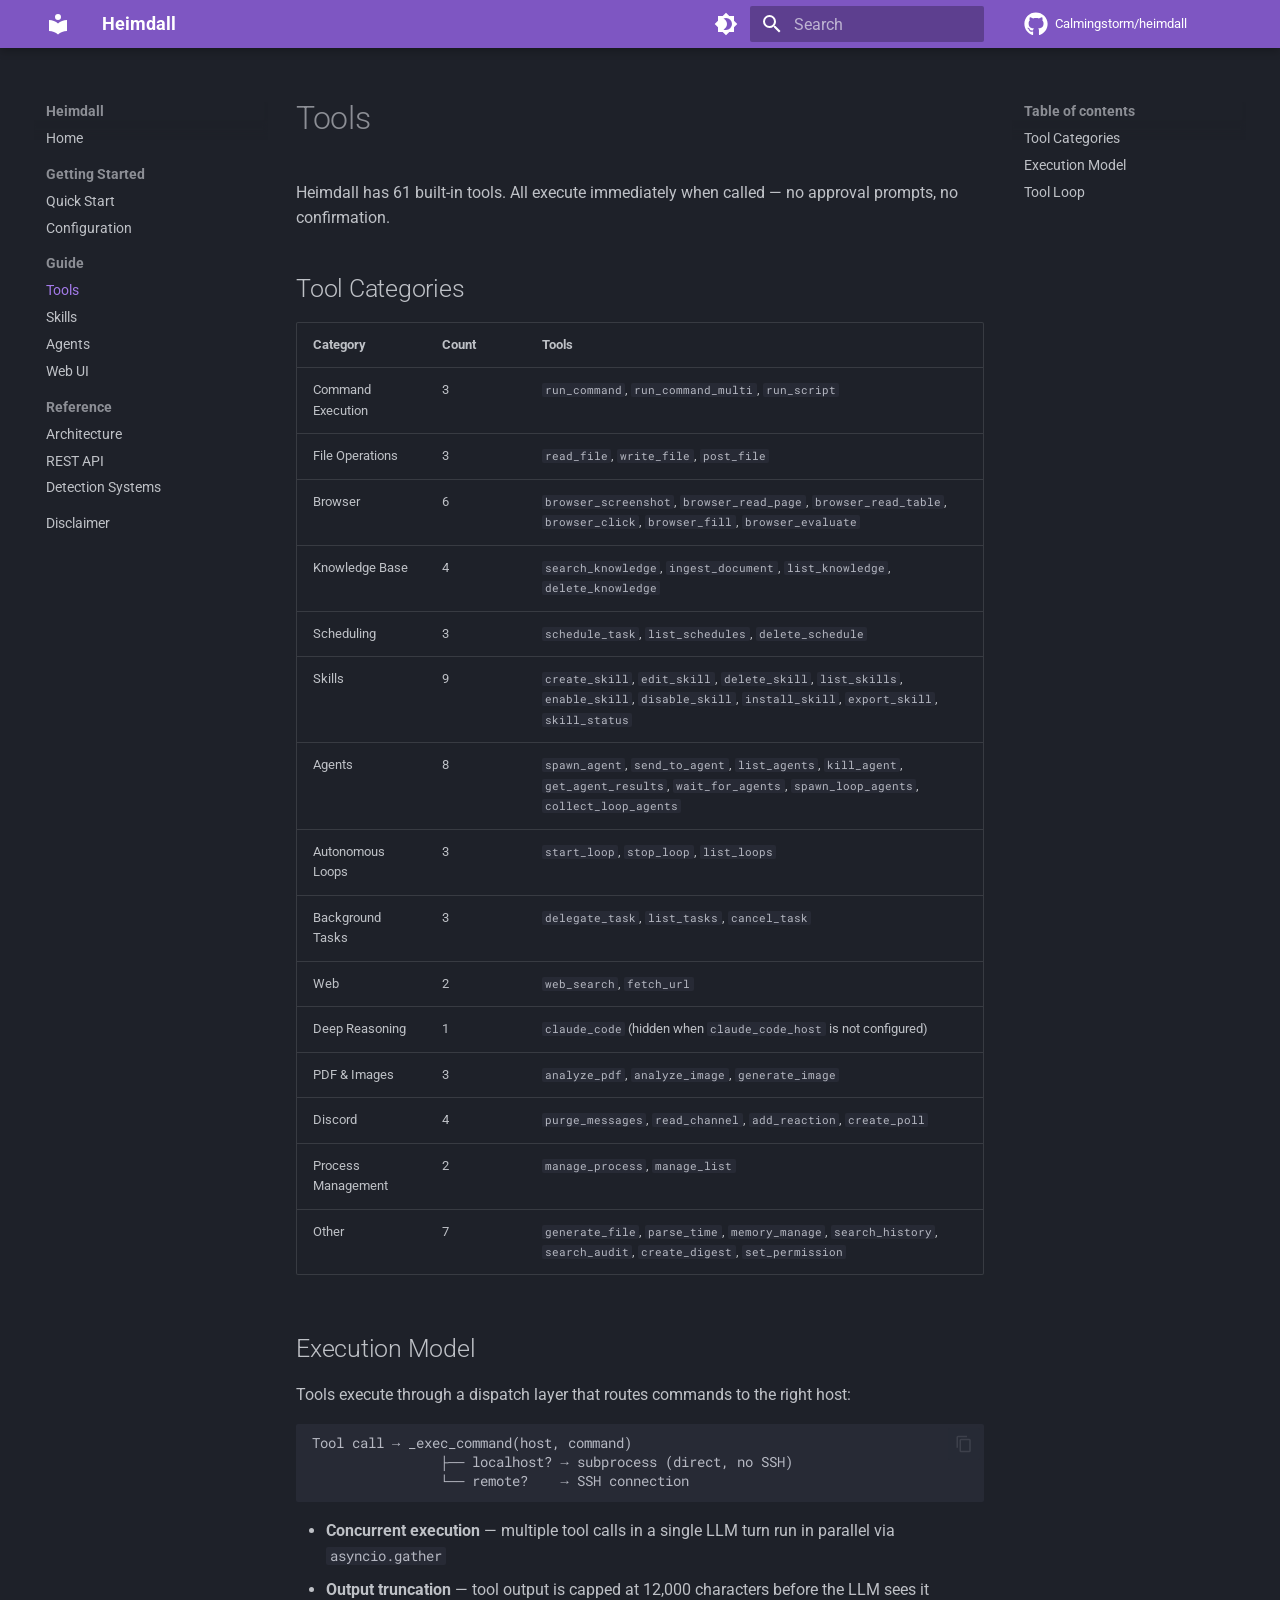
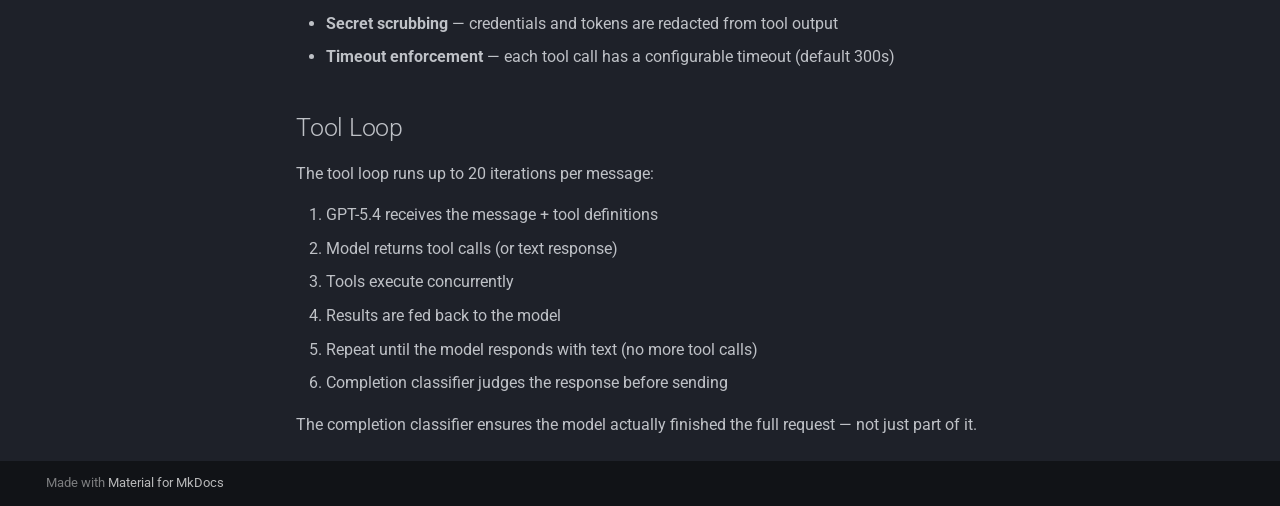
<file: tools/index.html>
<!doctype html>
<html lang="en" class="no-js">
  <head>
    
      <meta charset="utf-8">
      <meta name="viewport" content="width=device-width,initial-scale=1">
      
        <meta name="description" content="Autonomous executor Discord bot powered by GPT-5.4">
      
      
      
        <link rel="canonical" href="https://calmingstorm.github.io/heimdall/tools/">
      
      
        <link rel="prev" href="../configuration/">
      
      
        <link rel="next" href="../skills/">
      
      
        
      
      
      <link rel="icon" href="../assets/images/favicon.png">
      <meta name="generator" content="mkdocs-1.6.1, mkdocs-material-9.7.6">
    
    
      
        <title>Tools - Heimdall</title>
      
    
    
      <link rel="stylesheet" href="../assets/stylesheets/main.484c7ddc.min.css">
      
        
        <link rel="stylesheet" href="../assets/stylesheets/palette.ab4e12ef.min.css">
      
      


    
    
      
    
    
      
        
        
        <link rel="preconnect" href="https://fonts.gstatic.com" crossorigin>
        <link rel="stylesheet" href="https://fonts.googleapis.com/css?family=Roboto:300,300i,400,400i,700,700i%7CRoboto+Mono:400,400i,700,700i&display=fallback">
        <style>:root{--md-text-font:"Roboto";--md-code-font:"Roboto Mono"}</style>
      
    
    
    <script>__md_scope=new URL("..",location),__md_hash=e=>[...e].reduce(((e,_)=>(e<<5)-e+_.charCodeAt(0)),0),__md_get=(e,_=localStorage,t=__md_scope)=>JSON.parse(_.getItem(t.pathname+"."+e)),__md_set=(e,_,t=localStorage,a=__md_scope)=>{try{t.setItem(a.pathname+"."+e,JSON.stringify(_))}catch(e){}}</script>
    
      

    
    
  </head>
  
  
    
    
      
    
    
    
    
    <body dir="ltr" data-md-color-scheme="slate" data-md-color-primary="deep-purple" data-md-color-accent="amber">
  
    
    <input class="md-toggle" data-md-toggle="drawer" type="checkbox" id="__drawer" autocomplete="off">
    <input class="md-toggle" data-md-toggle="search" type="checkbox" id="__search" autocomplete="off">
    <label class="md-overlay" for="__drawer"></label>
    <div data-md-component="skip">
      
        
        <a href="#tools" class="md-skip">
          Skip to content
        </a>
      
    </div>
    <div data-md-component="announce">
      
    </div>
    
    
      

  

<header class="md-header md-header--shadow" data-md-component="header">
  <nav class="md-header__inner md-grid" aria-label="Header">
    <a href=".." title="Heimdall" class="md-header__button md-logo" aria-label="Heimdall" data-md-component="logo">
      
  
  <svg xmlns="http://www.w3.org/2000/svg" viewBox="0 0 24 24"><path d="M12 8a3 3 0 0 0 3-3 3 3 0 0 0-3-3 3 3 0 0 0-3 3 3 3 0 0 0 3 3m0 3.54C9.64 9.35 6.5 8 3 8v11c3.5 0 6.64 1.35 9 3.54 2.36-2.19 5.5-3.54 9-3.54V8c-3.5 0-6.64 1.35-9 3.54"/></svg>

    </a>
    <label class="md-header__button md-icon" for="__drawer">
      
      <svg xmlns="http://www.w3.org/2000/svg" viewBox="0 0 24 24"><path d="M3 6h18v2H3zm0 5h18v2H3zm0 5h18v2H3z"/></svg>
    </label>
    <div class="md-header__title" data-md-component="header-title">
      <div class="md-header__ellipsis">
        <div class="md-header__topic">
          <span class="md-ellipsis">
            Heimdall
          </span>
        </div>
        <div class="md-header__topic" data-md-component="header-topic">
          <span class="md-ellipsis">
            
              Tools
            
          </span>
        </div>
      </div>
    </div>
    
      
        <form class="md-header__option" data-md-component="palette">
  
    
    
    
    <input class="md-option" data-md-color-media="" data-md-color-scheme="slate" data-md-color-primary="deep-purple" data-md-color-accent="amber"  aria-label="Switch to light mode"  type="radio" name="__palette" id="__palette_0">
    
      <label class="md-header__button md-icon" title="Switch to light mode" for="__palette_1" hidden>
        <svg xmlns="http://www.w3.org/2000/svg" viewBox="0 0 24 24"><path d="M12 18c-.89 0-1.74-.2-2.5-.55C11.56 16.5 13 14.42 13 12s-1.44-4.5-3.5-5.45C10.26 6.2 11.11 6 12 6a6 6 0 0 1 6 6 6 6 0 0 1-6 6m8-9.31V4h-4.69L12 .69 8.69 4H4v4.69L.69 12 4 15.31V20h4.69L12 23.31 15.31 20H20v-4.69L23.31 12z"/></svg>
      </label>
    
  
    
    
    
    <input class="md-option" data-md-color-media="" data-md-color-scheme="default" data-md-color-primary="deep-purple" data-md-color-accent="amber"  aria-label="Switch to dark mode"  type="radio" name="__palette" id="__palette_1">
    
      <label class="md-header__button md-icon" title="Switch to dark mode" for="__palette_0" hidden>
        <svg xmlns="http://www.w3.org/2000/svg" viewBox="0 0 24 24"><path d="M12 8a4 4 0 0 0-4 4 4 4 0 0 0 4 4 4 4 0 0 0 4-4 4 4 0 0 0-4-4m0 10a6 6 0 0 1-6-6 6 6 0 0 1 6-6 6 6 0 0 1 6 6 6 6 0 0 1-6 6m8-9.31V4h-4.69L12 .69 8.69 4H4v4.69L.69 12 4 15.31V20h4.69L12 23.31 15.31 20H20v-4.69L23.31 12z"/></svg>
      </label>
    
  
</form>
      
    
    
      <script>var palette=__md_get("__palette");if(palette&&palette.color){if("(prefers-color-scheme)"===palette.color.media){var media=matchMedia("(prefers-color-scheme: light)"),input=document.querySelector(media.matches?"[data-md-color-media='(prefers-color-scheme: light)']":"[data-md-color-media='(prefers-color-scheme: dark)']");palette.color.media=input.getAttribute("data-md-color-media"),palette.color.scheme=input.getAttribute("data-md-color-scheme"),palette.color.primary=input.getAttribute("data-md-color-primary"),palette.color.accent=input.getAttribute("data-md-color-accent")}for(var[key,value]of Object.entries(palette.color))document.body.setAttribute("data-md-color-"+key,value)}</script>
    
    
    
      
      
        <label class="md-header__button md-icon" for="__search">
          
          <svg xmlns="http://www.w3.org/2000/svg" viewBox="0 0 24 24"><path d="M9.5 3A6.5 6.5 0 0 1 16 9.5c0 1.61-.59 3.09-1.56 4.23l.27.27h.79l5 5-1.5 1.5-5-5v-.79l-.27-.27A6.52 6.52 0 0 1 9.5 16 6.5 6.5 0 0 1 3 9.5 6.5 6.5 0 0 1 9.5 3m0 2C7 5 5 7 5 9.5S7 14 9.5 14 14 12 14 9.5 12 5 9.5 5"/></svg>
        </label>
        <div class="md-search" data-md-component="search" role="dialog">
  <label class="md-search__overlay" for="__search"></label>
  <div class="md-search__inner" role="search">
    <form class="md-search__form" name="search">
      <input type="text" class="md-search__input" name="query" aria-label="Search" placeholder="Search" autocapitalize="off" autocorrect="off" autocomplete="off" spellcheck="false" data-md-component="search-query" required>
      <label class="md-search__icon md-icon" for="__search">
        
        <svg xmlns="http://www.w3.org/2000/svg" viewBox="0 0 24 24"><path d="M9.5 3A6.5 6.5 0 0 1 16 9.5c0 1.61-.59 3.09-1.56 4.23l.27.27h.79l5 5-1.5 1.5-5-5v-.79l-.27-.27A6.52 6.52 0 0 1 9.5 16 6.5 6.5 0 0 1 3 9.5 6.5 6.5 0 0 1 9.5 3m0 2C7 5 5 7 5 9.5S7 14 9.5 14 14 12 14 9.5 12 5 9.5 5"/></svg>
        
        <svg xmlns="http://www.w3.org/2000/svg" viewBox="0 0 24 24"><path d="M20 11v2H8l5.5 5.5-1.42 1.42L4.16 12l7.92-7.92L13.5 5.5 8 11z"/></svg>
      </label>
      <nav class="md-search__options" aria-label="Search">
        
        <button type="reset" class="md-search__icon md-icon" title="Clear" aria-label="Clear" tabindex="-1">
          
          <svg xmlns="http://www.w3.org/2000/svg" viewBox="0 0 24 24"><path d="M19 6.41 17.59 5 12 10.59 6.41 5 5 6.41 10.59 12 5 17.59 6.41 19 12 13.41 17.59 19 19 17.59 13.41 12z"/></svg>
        </button>
      </nav>
      
    </form>
    <div class="md-search__output">
      <div class="md-search__scrollwrap" tabindex="0" data-md-scrollfix>
        <div class="md-search-result" data-md-component="search-result">
          <div class="md-search-result__meta">
            Initializing search
          </div>
          <ol class="md-search-result__list" role="presentation"></ol>
        </div>
      </div>
    </div>
  </div>
</div>
      
    
    
      <div class="md-header__source">
        <a href="https://github.com/Calmingstorm/heimdall" title="Go to repository" class="md-source" data-md-component="source">
  <div class="md-source__icon md-icon">
    
    <svg xmlns="http://www.w3.org/2000/svg" viewBox="0 0 512 512"><!--! Font Awesome Free 7.1.0 by @fontawesome - https://fontawesome.com License - https://fontawesome.com/license/free (Icons: CC BY 4.0, Fonts: SIL OFL 1.1, Code: MIT License) Copyright 2025 Fonticons, Inc.--><path d="M173.9 397.4c0 2-2.3 3.6-5.2 3.6-3.3.3-5.6-1.3-5.6-3.6 0-2 2.3-3.6 5.2-3.6 3-.3 5.6 1.3 5.6 3.6m-31.1-4.5c-.7 2 1.3 4.3 4.3 4.9 2.6 1 5.6 0 6.2-2s-1.3-4.3-4.3-5.2c-2.6-.7-5.5.3-6.2 2.3m44.2-1.7c-2.9.7-4.9 2.6-4.6 4.9.3 2 2.9 3.3 5.9 2.6 2.9-.7 4.9-2.6 4.6-4.6-.3-1.9-3-3.2-5.9-2.9M252.8 8C114.1 8 8 113.3 8 252c0 110.9 69.8 205.8 169.5 239.2 12.8 2.3 17.3-5.6 17.3-12.1 0-6.2-.3-40.4-.3-61.4 0 0-70 15-84.7-29.8 0 0-11.4-29.1-27.8-36.6 0 0-22.9-15.7 1.6-15.4 0 0 24.9 2 38.6 25.8 21.9 38.6 58.6 27.5 72.9 20.9 2.3-16 8.8-27.1 16-33.7-55.9-6.2-112.3-14.3-112.3-110.5 0-27.5 7.6-41.3 23.6-58.9-2.6-6.5-11.1-33.3 2.6-67.9 20.9-6.5 69 27 69 27 20-5.6 41.5-8.5 62.8-8.5s42.8 2.9 62.8 8.5c0 0 48.1-33.6 69-27 13.7 34.7 5.2 61.4 2.6 67.9 16 17.7 25.8 31.5 25.8 58.9 0 96.5-58.9 104.2-114.8 110.5 9.2 7.9 17 22.9 17 46.4 0 33.7-.3 75.4-.3 83.6 0 6.5 4.6 14.4 17.3 12.1C436.2 457.8 504 362.9 504 252 504 113.3 391.5 8 252.8 8M105.2 352.9c-1.3 1-1 3.3.7 5.2 1.6 1.6 3.9 2.3 5.2 1 1.3-1 1-3.3-.7-5.2-1.6-1.6-3.9-2.3-5.2-1m-10.8-8.1c-.7 1.3.3 2.9 2.3 3.9 1.6 1 3.6.7 4.3-.7.7-1.3-.3-2.9-2.3-3.9-2-.6-3.6-.3-4.3.7m32.4 35.6c-1.6 1.3-1 4.3 1.3 6.2 2.3 2.3 5.2 2.6 6.5 1 1.3-1.3.7-4.3-1.3-6.2-2.2-2.3-5.2-2.6-6.5-1m-11.4-14.7c-1.6 1-1.6 3.6 0 5.9s4.3 3.3 5.6 2.3c1.6-1.3 1.6-3.9 0-6.2-1.4-2.3-4-3.3-5.6-2"/></svg>
  </div>
  <div class="md-source__repository">
    Calmingstorm/heimdall
  </div>
</a>
      </div>
    
  </nav>
  
</header>
    
    <div class="md-container" data-md-component="container">
      
      
        
          
        
      
      <main class="md-main" data-md-component="main">
        <div class="md-main__inner md-grid">
          
            
              
              <div class="md-sidebar md-sidebar--primary" data-md-component="sidebar" data-md-type="navigation" >
                <div class="md-sidebar__scrollwrap">
                  <div class="md-sidebar__inner">
                    



<nav class="md-nav md-nav--primary" aria-label="Navigation" data-md-level="0">
  <label class="md-nav__title" for="__drawer">
    <a href=".." title="Heimdall" class="md-nav__button md-logo" aria-label="Heimdall" data-md-component="logo">
      
  
  <svg xmlns="http://www.w3.org/2000/svg" viewBox="0 0 24 24"><path d="M12 8a3 3 0 0 0 3-3 3 3 0 0 0-3-3 3 3 0 0 0-3 3 3 3 0 0 0 3 3m0 3.54C9.64 9.35 6.5 8 3 8v11c3.5 0 6.64 1.35 9 3.54 2.36-2.19 5.5-3.54 9-3.54V8c-3.5 0-6.64 1.35-9 3.54"/></svg>

    </a>
    Heimdall
  </label>
  
    <div class="md-nav__source">
      <a href="https://github.com/Calmingstorm/heimdall" title="Go to repository" class="md-source" data-md-component="source">
  <div class="md-source__icon md-icon">
    
    <svg xmlns="http://www.w3.org/2000/svg" viewBox="0 0 512 512"><!--! Font Awesome Free 7.1.0 by @fontawesome - https://fontawesome.com License - https://fontawesome.com/license/free (Icons: CC BY 4.0, Fonts: SIL OFL 1.1, Code: MIT License) Copyright 2025 Fonticons, Inc.--><path d="M173.9 397.4c0 2-2.3 3.6-5.2 3.6-3.3.3-5.6-1.3-5.6-3.6 0-2 2.3-3.6 5.2-3.6 3-.3 5.6 1.3 5.6 3.6m-31.1-4.5c-.7 2 1.3 4.3 4.3 4.9 2.6 1 5.6 0 6.2-2s-1.3-4.3-4.3-5.2c-2.6-.7-5.5.3-6.2 2.3m44.2-1.7c-2.9.7-4.9 2.6-4.6 4.9.3 2 2.9 3.3 5.9 2.6 2.9-.7 4.9-2.6 4.6-4.6-.3-1.9-3-3.2-5.9-2.9M252.8 8C114.1 8 8 113.3 8 252c0 110.9 69.8 205.8 169.5 239.2 12.8 2.3 17.3-5.6 17.3-12.1 0-6.2-.3-40.4-.3-61.4 0 0-70 15-84.7-29.8 0 0-11.4-29.1-27.8-36.6 0 0-22.9-15.7 1.6-15.4 0 0 24.9 2 38.6 25.8 21.9 38.6 58.6 27.5 72.9 20.9 2.3-16 8.8-27.1 16-33.7-55.9-6.2-112.3-14.3-112.3-110.5 0-27.5 7.6-41.3 23.6-58.9-2.6-6.5-11.1-33.3 2.6-67.9 20.9-6.5 69 27 69 27 20-5.6 41.5-8.5 62.8-8.5s42.8 2.9 62.8 8.5c0 0 48.1-33.6 69-27 13.7 34.7 5.2 61.4 2.6 67.9 16 17.7 25.8 31.5 25.8 58.9 0 96.5-58.9 104.2-114.8 110.5 9.2 7.9 17 22.9 17 46.4 0 33.7-.3 75.4-.3 83.6 0 6.5 4.6 14.4 17.3 12.1C436.2 457.8 504 362.9 504 252 504 113.3 391.5 8 252.8 8M105.2 352.9c-1.3 1-1 3.3.7 5.2 1.6 1.6 3.9 2.3 5.2 1 1.3-1 1-3.3-.7-5.2-1.6-1.6-3.9-2.3-5.2-1m-10.8-8.1c-.7 1.3.3 2.9 2.3 3.9 1.6 1 3.6.7 4.3-.7.7-1.3-.3-2.9-2.3-3.9-2-.6-3.6-.3-4.3.7m32.4 35.6c-1.6 1.3-1 4.3 1.3 6.2 2.3 2.3 5.2 2.6 6.5 1 1.3-1.3.7-4.3-1.3-6.2-2.2-2.3-5.2-2.6-6.5-1m-11.4-14.7c-1.6 1-1.6 3.6 0 5.9s4.3 3.3 5.6 2.3c1.6-1.3 1.6-3.9 0-6.2-1.4-2.3-4-3.3-5.6-2"/></svg>
  </div>
  <div class="md-source__repository">
    Calmingstorm/heimdall
  </div>
</a>
    </div>
  
  <ul class="md-nav__list" data-md-scrollfix>
    
      
      
  
  
  
  
    <li class="md-nav__item">
      <a href=".." class="md-nav__link">
        
  
  
  <span class="md-ellipsis">
    
  
    Home
  

    
  </span>
  
  

      </a>
    </li>
  

    
      
      
  
  
  
  
    
    
    
    
      
        
        
      
    
    
    <li class="md-nav__item md-nav__item--section md-nav__item--nested">
      
        
        
          
        
        <input class="md-nav__toggle md-toggle md-toggle--indeterminate" type="checkbox" id="__nav_2" >
        
          
          <label class="md-nav__link" for="__nav_2" id="__nav_2_label" tabindex="">
            
  
  
  <span class="md-ellipsis">
    
  
    Getting Started
  

    
  </span>
  
  

            <span class="md-nav__icon md-icon"></span>
          </label>
        
        <nav class="md-nav" data-md-level="1" aria-labelledby="__nav_2_label" aria-expanded="false">
          <label class="md-nav__title" for="__nav_2">
            <span class="md-nav__icon md-icon"></span>
            
  
    Getting Started
  

          </label>
          <ul class="md-nav__list" data-md-scrollfix>
            
              
                
  
  
  
  
    <li class="md-nav__item">
      <a href="../getting-started/" class="md-nav__link">
        
  
  
  <span class="md-ellipsis">
    
  
    Quick Start
  

    
  </span>
  
  

      </a>
    </li>
  

              
            
              
                
  
  
  
  
    <li class="md-nav__item">
      <a href="../configuration/" class="md-nav__link">
        
  
  
  <span class="md-ellipsis">
    
  
    Configuration
  

    
  </span>
  
  

      </a>
    </li>
  

              
            
          </ul>
        </nav>
      
    </li>
  

    
      
      
  
  
    
  
  
  
    
    
    
    
      
        
        
      
    
    
    <li class="md-nav__item md-nav__item--active md-nav__item--section md-nav__item--nested">
      
        
        
        <input class="md-nav__toggle md-toggle " type="checkbox" id="__nav_3" checked>
        
          
          <label class="md-nav__link" for="__nav_3" id="__nav_3_label" tabindex="">
            
  
  
  <span class="md-ellipsis">
    
  
    Guide
  

    
  </span>
  
  

            <span class="md-nav__icon md-icon"></span>
          </label>
        
        <nav class="md-nav" data-md-level="1" aria-labelledby="__nav_3_label" aria-expanded="true">
          <label class="md-nav__title" for="__nav_3">
            <span class="md-nav__icon md-icon"></span>
            
  
    Guide
  

          </label>
          <ul class="md-nav__list" data-md-scrollfix>
            
              
                
  
  
    
  
  
  
    <li class="md-nav__item md-nav__item--active">
      
      <input class="md-nav__toggle md-toggle" type="checkbox" id="__toc">
      
      
        
      
      
        <label class="md-nav__link md-nav__link--active" for="__toc">
          
  
  
  <span class="md-ellipsis">
    
  
    Tools
  

    
  </span>
  
  

          <span class="md-nav__icon md-icon"></span>
        </label>
      
      <a href="./" class="md-nav__link md-nav__link--active">
        
  
  
  <span class="md-ellipsis">
    
  
    Tools
  

    
  </span>
  
  

      </a>
      
        

<nav class="md-nav md-nav--secondary" aria-label="Table of contents">
  
  
  
    
  
  
    <label class="md-nav__title" for="__toc">
      <span class="md-nav__icon md-icon"></span>
      Table of contents
    </label>
    <ul class="md-nav__list" data-md-component="toc" data-md-scrollfix>
      
        <li class="md-nav__item">
  <a href="#tool-categories" class="md-nav__link">
    <span class="md-ellipsis">
      
        Tool Categories
      
    </span>
  </a>
  
</li>
      
        <li class="md-nav__item">
  <a href="#execution-model" class="md-nav__link">
    <span class="md-ellipsis">
      
        Execution Model
      
    </span>
  </a>
  
</li>
      
        <li class="md-nav__item">
  <a href="#tool-loop" class="md-nav__link">
    <span class="md-ellipsis">
      
        Tool Loop
      
    </span>
  </a>
  
</li>
      
    </ul>
  
</nav>
      
    </li>
  

              
            
              
                
  
  
  
  
    <li class="md-nav__item">
      <a href="../skills/" class="md-nav__link">
        
  
  
  <span class="md-ellipsis">
    
  
    Skills
  

    
  </span>
  
  

      </a>
    </li>
  

              
            
              
                
  
  
  
  
    <li class="md-nav__item">
      <a href="../agents/" class="md-nav__link">
        
  
  
  <span class="md-ellipsis">
    
  
    Agents
  

    
  </span>
  
  

      </a>
    </li>
  

              
            
              
                
  
  
  
  
    <li class="md-nav__item">
      <a href="../web-ui/" class="md-nav__link">
        
  
  
  <span class="md-ellipsis">
    
  
    Web UI
  

    
  </span>
  
  

      </a>
    </li>
  

              
            
          </ul>
        </nav>
      
    </li>
  

    
      
      
  
  
  
  
    
    
    
    
      
        
        
      
    
    
    <li class="md-nav__item md-nav__item--section md-nav__item--nested">
      
        
        
          
        
        <input class="md-nav__toggle md-toggle md-toggle--indeterminate" type="checkbox" id="__nav_4" >
        
          
          <label class="md-nav__link" for="__nav_4" id="__nav_4_label" tabindex="">
            
  
  
  <span class="md-ellipsis">
    
  
    Reference
  

    
  </span>
  
  

            <span class="md-nav__icon md-icon"></span>
          </label>
        
        <nav class="md-nav" data-md-level="1" aria-labelledby="__nav_4_label" aria-expanded="false">
          <label class="md-nav__title" for="__nav_4">
            <span class="md-nav__icon md-icon"></span>
            
  
    Reference
  

          </label>
          <ul class="md-nav__list" data-md-scrollfix>
            
              
                
  
  
  
  
    <li class="md-nav__item">
      <a href="../architecture/" class="md-nav__link">
        
  
  
  <span class="md-ellipsis">
    
  
    Architecture
  

    
  </span>
  
  

      </a>
    </li>
  

              
            
              
                
  
  
  
  
    <li class="md-nav__item">
      <a href="../api/" class="md-nav__link">
        
  
  
  <span class="md-ellipsis">
    
  
    REST API
  

    
  </span>
  
  

      </a>
    </li>
  

              
            
              
                
  
  
  
  
    <li class="md-nav__item">
      <a href="../detection/" class="md-nav__link">
        
  
  
  <span class="md-ellipsis">
    
  
    Detection Systems
  

    
  </span>
  
  

      </a>
    </li>
  

              
            
          </ul>
        </nav>
      
    </li>
  

    
      
      
  
  
  
  
    <li class="md-nav__item">
      <a href="../disclaimer/" class="md-nav__link">
        
  
  
  <span class="md-ellipsis">
    
  
    Disclaimer
  

    
  </span>
  
  

      </a>
    </li>
  

    
  </ul>
</nav>
                  </div>
                </div>
              </div>
            
            
              
              <div class="md-sidebar md-sidebar--secondary" data-md-component="sidebar" data-md-type="toc" >
                <div class="md-sidebar__scrollwrap">
                  <div class="md-sidebar__inner">
                    

<nav class="md-nav md-nav--secondary" aria-label="Table of contents">
  
  
  
    
  
  
    <label class="md-nav__title" for="__toc">
      <span class="md-nav__icon md-icon"></span>
      Table of contents
    </label>
    <ul class="md-nav__list" data-md-component="toc" data-md-scrollfix>
      
        <li class="md-nav__item">
  <a href="#tool-categories" class="md-nav__link">
    <span class="md-ellipsis">
      
        Tool Categories
      
    </span>
  </a>
  
</li>
      
        <li class="md-nav__item">
  <a href="#execution-model" class="md-nav__link">
    <span class="md-ellipsis">
      
        Execution Model
      
    </span>
  </a>
  
</li>
      
        <li class="md-nav__item">
  <a href="#tool-loop" class="md-nav__link">
    <span class="md-ellipsis">
      
        Tool Loop
      
    </span>
  </a>
  
</li>
      
    </ul>
  
</nav>
                  </div>
                </div>
              </div>
            
          
          
            <div class="md-content" data-md-component="content">
              
              <article class="md-content__inner md-typeset">
                
                  


  
  


<h1 id="tools">Tools<a class="headerlink" href="#tools" title="Permanent link">&para;</a></h1>
<p>Heimdall has 61 built-in tools. All execute immediately when called — no approval prompts, no confirmation.</p>
<h2 id="tool-categories">Tool Categories<a class="headerlink" href="#tool-categories" title="Permanent link">&para;</a></h2>
<table>
<thead>
<tr>
<th>Category</th>
<th>Count</th>
<th>Tools</th>
</tr>
</thead>
<tbody>
<tr>
<td>Command Execution</td>
<td>3</td>
<td><code>run_command</code>, <code>run_command_multi</code>, <code>run_script</code></td>
</tr>
<tr>
<td>File Operations</td>
<td>3</td>
<td><code>read_file</code>, <code>write_file</code>, <code>post_file</code></td>
</tr>
<tr>
<td>Browser</td>
<td>6</td>
<td><code>browser_screenshot</code>, <code>browser_read_page</code>, <code>browser_read_table</code>, <code>browser_click</code>, <code>browser_fill</code>, <code>browser_evaluate</code></td>
</tr>
<tr>
<td>Knowledge Base</td>
<td>4</td>
<td><code>search_knowledge</code>, <code>ingest_document</code>, <code>list_knowledge</code>, <code>delete_knowledge</code></td>
</tr>
<tr>
<td>Scheduling</td>
<td>3</td>
<td><code>schedule_task</code>, <code>list_schedules</code>, <code>delete_schedule</code></td>
</tr>
<tr>
<td>Skills</td>
<td>9</td>
<td><code>create_skill</code>, <code>edit_skill</code>, <code>delete_skill</code>, <code>list_skills</code>, <code>enable_skill</code>, <code>disable_skill</code>, <code>install_skill</code>, <code>export_skill</code>, <code>skill_status</code></td>
</tr>
<tr>
<td>Agents</td>
<td>8</td>
<td><code>spawn_agent</code>, <code>send_to_agent</code>, <code>list_agents</code>, <code>kill_agent</code>, <code>get_agent_results</code>, <code>wait_for_agents</code>, <code>spawn_loop_agents</code>, <code>collect_loop_agents</code></td>
</tr>
<tr>
<td>Autonomous Loops</td>
<td>3</td>
<td><code>start_loop</code>, <code>stop_loop</code>, <code>list_loops</code></td>
</tr>
<tr>
<td>Background Tasks</td>
<td>3</td>
<td><code>delegate_task</code>, <code>list_tasks</code>, <code>cancel_task</code></td>
</tr>
<tr>
<td>Web</td>
<td>2</td>
<td><code>web_search</code>, <code>fetch_url</code></td>
</tr>
<tr>
<td>Deep Reasoning</td>
<td>1</td>
<td><code>claude_code</code> (hidden when <code>claude_code_host</code> is not configured)</td>
</tr>
<tr>
<td>PDF &amp; Images</td>
<td>3</td>
<td><code>analyze_pdf</code>, <code>analyze_image</code>, <code>generate_image</code></td>
</tr>
<tr>
<td>Discord</td>
<td>4</td>
<td><code>purge_messages</code>, <code>read_channel</code>, <code>add_reaction</code>, <code>create_poll</code></td>
</tr>
<tr>
<td>Process Management</td>
<td>2</td>
<td><code>manage_process</code>, <code>manage_list</code></td>
</tr>
<tr>
<td>Other</td>
<td>7</td>
<td><code>generate_file</code>, <code>parse_time</code>, <code>memory_manage</code>, <code>search_history</code>, <code>search_audit</code>, <code>create_digest</code>, <code>set_permission</code></td>
</tr>
</tbody>
</table>
<h2 id="execution-model">Execution Model<a class="headerlink" href="#execution-model" title="Permanent link">&para;</a></h2>
<p>Tools execute through a dispatch layer that routes commands to the right host:</p>
<div class="highlight"><pre><span></span><code><a id="__codelineno-0-1" name="__codelineno-0-1" href="#__codelineno-0-1"></a>Tool call → _exec_command(host, command)
<a id="__codelineno-0-2" name="__codelineno-0-2" href="#__codelineno-0-2"></a>                ├── localhost? → subprocess (direct, no SSH)
<a id="__codelineno-0-3" name="__codelineno-0-3" href="#__codelineno-0-3"></a>                └── remote?    → SSH connection
</code></pre></div>
<ul>
<li><strong>Concurrent execution</strong> — multiple tool calls in a single LLM turn run in parallel via <code>asyncio.gather</code></li>
<li><strong>Output truncation</strong> — tool output is capped at 12,000 characters before the LLM sees it</li>
<li><strong>Secret scrubbing</strong> — credentials and tokens are redacted from tool output</li>
<li><strong>Timeout enforcement</strong> — each tool call has a configurable timeout (default 300s)</li>
</ul>
<h2 id="tool-loop">Tool Loop<a class="headerlink" href="#tool-loop" title="Permanent link">&para;</a></h2>
<p>The tool loop runs up to 20 iterations per message:</p>
<ol>
<li>GPT-5.4 receives the message + tool definitions</li>
<li>Model returns tool calls (or text response)</li>
<li>Tools execute concurrently</li>
<li>Results are fed back to the model</li>
<li>Repeat until the model responds with text (no more tool calls)</li>
<li>Completion classifier judges the response before sending</li>
</ol>
<p>The completion classifier ensures the model actually finished the full request — not just part of it.</p>












                
              </article>
            </div>
          
          
<script>var target=document.getElementById(location.hash.slice(1));target&&target.name&&(target.checked=target.name.startsWith("__tabbed_"))</script>
        </div>
        
          <button type="button" class="md-top md-icon" data-md-component="top" hidden>
  
  <svg xmlns="http://www.w3.org/2000/svg" viewBox="0 0 24 24"><path d="M13 20h-2V8l-5.5 5.5-1.42-1.42L12 4.16l7.92 7.92-1.42 1.42L13 8z"/></svg>
  Back to top
</button>
        
      </main>
      
        <footer class="md-footer">
  
  <div class="md-footer-meta md-typeset">
    <div class="md-footer-meta__inner md-grid">
      <div class="md-copyright">
  
  
    Made with
    <a href="https://squidfunk.github.io/mkdocs-material/" target="_blank" rel="noopener">
      Material for MkDocs
    </a>
  
</div>
      
    </div>
  </div>
</footer>
      
    </div>
    <div class="md-dialog" data-md-component="dialog">
      <div class="md-dialog__inner md-typeset"></div>
    </div>
    
    
    
      
      
      <script id="__config" type="application/json">{"annotate": null, "base": "..", "features": ["navigation.sections", "navigation.expand", "navigation.top", "content.code.copy", "search.highlight"], "search": "../assets/javascripts/workers/search.2c215733.min.js", "tags": null, "translations": {"clipboard.copied": "Copied to clipboard", "clipboard.copy": "Copy to clipboard", "search.result.more.one": "1 more on this page", "search.result.more.other": "# more on this page", "search.result.none": "No matching documents", "search.result.one": "1 matching document", "search.result.other": "# matching documents", "search.result.placeholder": "Type to start searching", "search.result.term.missing": "Missing", "select.version": "Select version"}, "version": null}</script>
    
    
      <script src="../assets/javascripts/bundle.79ae519e.min.js"></script>
      
    
  </body>
</html>
</file>
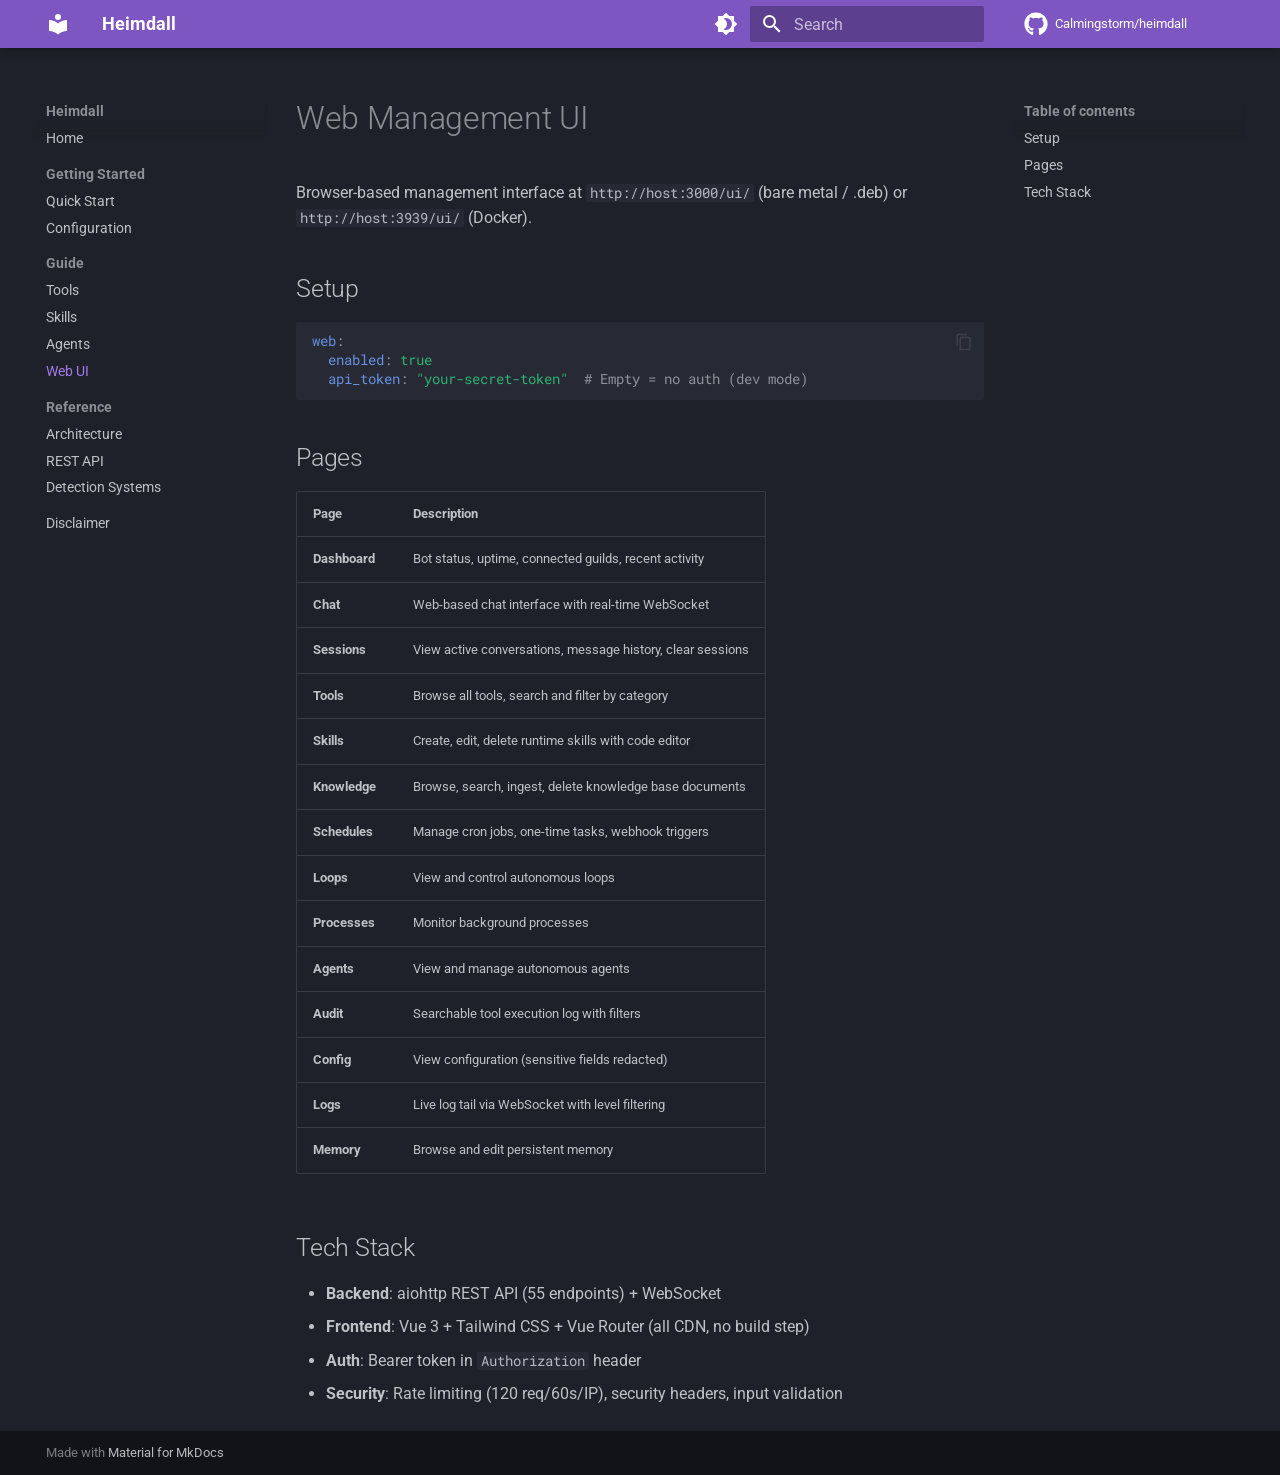
<file: web-ui/index.html>
<!doctype html>
<html lang="en" class="no-js">
  <head>
    
      <meta charset="utf-8">
      <meta name="viewport" content="width=device-width,initial-scale=1">
      
        <meta name="description" content="Autonomous executor Discord bot powered by GPT-5.4">
      
      
      
        <link rel="canonical" href="https://calmingstorm.github.io/heimdall/web-ui/">
      
      
        <link rel="prev" href="../agents/">
      
      
        <link rel="next" href="../architecture/">
      
      
        
      
      
      <link rel="icon" href="../assets/images/favicon.png">
      <meta name="generator" content="mkdocs-1.6.1, mkdocs-material-9.7.6">
    
    
      
        <title>Web UI - Heimdall</title>
      
    
    
      <link rel="stylesheet" href="../assets/stylesheets/main.484c7ddc.min.css">
      
        
        <link rel="stylesheet" href="../assets/stylesheets/palette.ab4e12ef.min.css">
      
      


    
    
      
    
    
      
        
        
        <link rel="preconnect" href="https://fonts.gstatic.com" crossorigin>
        <link rel="stylesheet" href="https://fonts.googleapis.com/css?family=Roboto:300,300i,400,400i,700,700i%7CRoboto+Mono:400,400i,700,700i&display=fallback">
        <style>:root{--md-text-font:"Roboto";--md-code-font:"Roboto Mono"}</style>
      
    
    
    <script>__md_scope=new URL("..",location),__md_hash=e=>[...e].reduce(((e,_)=>(e<<5)-e+_.charCodeAt(0)),0),__md_get=(e,_=localStorage,t=__md_scope)=>JSON.parse(_.getItem(t.pathname+"."+e)),__md_set=(e,_,t=localStorage,a=__md_scope)=>{try{t.setItem(a.pathname+"."+e,JSON.stringify(_))}catch(e){}}</script>
    
      

    
    
  </head>
  
  
    
    
      
    
    
    
    
    <body dir="ltr" data-md-color-scheme="slate" data-md-color-primary="deep-purple" data-md-color-accent="amber">
  
    
    <input class="md-toggle" data-md-toggle="drawer" type="checkbox" id="__drawer" autocomplete="off">
    <input class="md-toggle" data-md-toggle="search" type="checkbox" id="__search" autocomplete="off">
    <label class="md-overlay" for="__drawer"></label>
    <div data-md-component="skip">
      
        
        <a href="#web-management-ui" class="md-skip">
          Skip to content
        </a>
      
    </div>
    <div data-md-component="announce">
      
    </div>
    
    
      

  

<header class="md-header md-header--shadow" data-md-component="header">
  <nav class="md-header__inner md-grid" aria-label="Header">
    <a href=".." title="Heimdall" class="md-header__button md-logo" aria-label="Heimdall" data-md-component="logo">
      
  
  <svg xmlns="http://www.w3.org/2000/svg" viewBox="0 0 24 24"><path d="M12 8a3 3 0 0 0 3-3 3 3 0 0 0-3-3 3 3 0 0 0-3 3 3 3 0 0 0 3 3m0 3.54C9.64 9.35 6.5 8 3 8v11c3.5 0 6.64 1.35 9 3.54 2.36-2.19 5.5-3.54 9-3.54V8c-3.5 0-6.64 1.35-9 3.54"/></svg>

    </a>
    <label class="md-header__button md-icon" for="__drawer">
      
      <svg xmlns="http://www.w3.org/2000/svg" viewBox="0 0 24 24"><path d="M3 6h18v2H3zm0 5h18v2H3zm0 5h18v2H3z"/></svg>
    </label>
    <div class="md-header__title" data-md-component="header-title">
      <div class="md-header__ellipsis">
        <div class="md-header__topic">
          <span class="md-ellipsis">
            Heimdall
          </span>
        </div>
        <div class="md-header__topic" data-md-component="header-topic">
          <span class="md-ellipsis">
            
              Web UI
            
          </span>
        </div>
      </div>
    </div>
    
      
        <form class="md-header__option" data-md-component="palette">
  
    
    
    
    <input class="md-option" data-md-color-media="" data-md-color-scheme="slate" data-md-color-primary="deep-purple" data-md-color-accent="amber"  aria-label="Switch to light mode"  type="radio" name="__palette" id="__palette_0">
    
      <label class="md-header__button md-icon" title="Switch to light mode" for="__palette_1" hidden>
        <svg xmlns="http://www.w3.org/2000/svg" viewBox="0 0 24 24"><path d="M12 18c-.89 0-1.74-.2-2.5-.55C11.56 16.5 13 14.42 13 12s-1.44-4.5-3.5-5.45C10.26 6.2 11.11 6 12 6a6 6 0 0 1 6 6 6 6 0 0 1-6 6m8-9.31V4h-4.69L12 .69 8.69 4H4v4.69L.69 12 4 15.31V20h4.69L12 23.31 15.31 20H20v-4.69L23.31 12z"/></svg>
      </label>
    
  
    
    
    
    <input class="md-option" data-md-color-media="" data-md-color-scheme="default" data-md-color-primary="deep-purple" data-md-color-accent="amber"  aria-label="Switch to dark mode"  type="radio" name="__palette" id="__palette_1">
    
      <label class="md-header__button md-icon" title="Switch to dark mode" for="__palette_0" hidden>
        <svg xmlns="http://www.w3.org/2000/svg" viewBox="0 0 24 24"><path d="M12 8a4 4 0 0 0-4 4 4 4 0 0 0 4 4 4 4 0 0 0 4-4 4 4 0 0 0-4-4m0 10a6 6 0 0 1-6-6 6 6 0 0 1 6-6 6 6 0 0 1 6 6 6 6 0 0 1-6 6m8-9.31V4h-4.69L12 .69 8.69 4H4v4.69L.69 12 4 15.31V20h4.69L12 23.31 15.31 20H20v-4.69L23.31 12z"/></svg>
      </label>
    
  
</form>
      
    
    
      <script>var palette=__md_get("__palette");if(palette&&palette.color){if("(prefers-color-scheme)"===palette.color.media){var media=matchMedia("(prefers-color-scheme: light)"),input=document.querySelector(media.matches?"[data-md-color-media='(prefers-color-scheme: light)']":"[data-md-color-media='(prefers-color-scheme: dark)']");palette.color.media=input.getAttribute("data-md-color-media"),palette.color.scheme=input.getAttribute("data-md-color-scheme"),palette.color.primary=input.getAttribute("data-md-color-primary"),palette.color.accent=input.getAttribute("data-md-color-accent")}for(var[key,value]of Object.entries(palette.color))document.body.setAttribute("data-md-color-"+key,value)}</script>
    
    
    
      
      
        <label class="md-header__button md-icon" for="__search">
          
          <svg xmlns="http://www.w3.org/2000/svg" viewBox="0 0 24 24"><path d="M9.5 3A6.5 6.5 0 0 1 16 9.5c0 1.61-.59 3.09-1.56 4.23l.27.27h.79l5 5-1.5 1.5-5-5v-.79l-.27-.27A6.52 6.52 0 0 1 9.5 16 6.5 6.5 0 0 1 3 9.5 6.5 6.5 0 0 1 9.5 3m0 2C7 5 5 7 5 9.5S7 14 9.5 14 14 12 14 9.5 12 5 9.5 5"/></svg>
        </label>
        <div class="md-search" data-md-component="search" role="dialog">
  <label class="md-search__overlay" for="__search"></label>
  <div class="md-search__inner" role="search">
    <form class="md-search__form" name="search">
      <input type="text" class="md-search__input" name="query" aria-label="Search" placeholder="Search" autocapitalize="off" autocorrect="off" autocomplete="off" spellcheck="false" data-md-component="search-query" required>
      <label class="md-search__icon md-icon" for="__search">
        
        <svg xmlns="http://www.w3.org/2000/svg" viewBox="0 0 24 24"><path d="M9.5 3A6.5 6.5 0 0 1 16 9.5c0 1.61-.59 3.09-1.56 4.23l.27.27h.79l5 5-1.5 1.5-5-5v-.79l-.27-.27A6.52 6.52 0 0 1 9.5 16 6.5 6.5 0 0 1 3 9.5 6.5 6.5 0 0 1 9.5 3m0 2C7 5 5 7 5 9.5S7 14 9.5 14 14 12 14 9.5 12 5 9.5 5"/></svg>
        
        <svg xmlns="http://www.w3.org/2000/svg" viewBox="0 0 24 24"><path d="M20 11v2H8l5.5 5.5-1.42 1.42L4.16 12l7.92-7.92L13.5 5.5 8 11z"/></svg>
      </label>
      <nav class="md-search__options" aria-label="Search">
        
        <button type="reset" class="md-search__icon md-icon" title="Clear" aria-label="Clear" tabindex="-1">
          
          <svg xmlns="http://www.w3.org/2000/svg" viewBox="0 0 24 24"><path d="M19 6.41 17.59 5 12 10.59 6.41 5 5 6.41 10.59 12 5 17.59 6.41 19 12 13.41 17.59 19 19 17.59 13.41 12z"/></svg>
        </button>
      </nav>
      
    </form>
    <div class="md-search__output">
      <div class="md-search__scrollwrap" tabindex="0" data-md-scrollfix>
        <div class="md-search-result" data-md-component="search-result">
          <div class="md-search-result__meta">
            Initializing search
          </div>
          <ol class="md-search-result__list" role="presentation"></ol>
        </div>
      </div>
    </div>
  </div>
</div>
      
    
    
      <div class="md-header__source">
        <a href="https://github.com/Calmingstorm/heimdall" title="Go to repository" class="md-source" data-md-component="source">
  <div class="md-source__icon md-icon">
    
    <svg xmlns="http://www.w3.org/2000/svg" viewBox="0 0 512 512"><!--! Font Awesome Free 7.1.0 by @fontawesome - https://fontawesome.com License - https://fontawesome.com/license/free (Icons: CC BY 4.0, Fonts: SIL OFL 1.1, Code: MIT License) Copyright 2025 Fonticons, Inc.--><path d="M173.9 397.4c0 2-2.3 3.6-5.2 3.6-3.3.3-5.6-1.3-5.6-3.6 0-2 2.3-3.6 5.2-3.6 3-.3 5.6 1.3 5.6 3.6m-31.1-4.5c-.7 2 1.3 4.3 4.3 4.9 2.6 1 5.6 0 6.2-2s-1.3-4.3-4.3-5.2c-2.6-.7-5.5.3-6.2 2.3m44.2-1.7c-2.9.7-4.9 2.6-4.6 4.9.3 2 2.9 3.3 5.9 2.6 2.9-.7 4.9-2.6 4.6-4.6-.3-1.9-3-3.2-5.9-2.9M252.8 8C114.1 8 8 113.3 8 252c0 110.9 69.8 205.8 169.5 239.2 12.8 2.3 17.3-5.6 17.3-12.1 0-6.2-.3-40.4-.3-61.4 0 0-70 15-84.7-29.8 0 0-11.4-29.1-27.8-36.6 0 0-22.9-15.7 1.6-15.4 0 0 24.9 2 38.6 25.8 21.9 38.6 58.6 27.5 72.9 20.9 2.3-16 8.8-27.1 16-33.7-55.9-6.2-112.3-14.3-112.3-110.5 0-27.5 7.6-41.3 23.6-58.9-2.6-6.5-11.1-33.3 2.6-67.9 20.9-6.5 69 27 69 27 20-5.6 41.5-8.5 62.8-8.5s42.8 2.9 62.8 8.5c0 0 48.1-33.6 69-27 13.7 34.7 5.2 61.4 2.6 67.9 16 17.7 25.8 31.5 25.8 58.9 0 96.5-58.9 104.2-114.8 110.5 9.2 7.9 17 22.9 17 46.4 0 33.7-.3 75.4-.3 83.6 0 6.5 4.6 14.4 17.3 12.1C436.2 457.8 504 362.9 504 252 504 113.3 391.5 8 252.8 8M105.2 352.9c-1.3 1-1 3.3.7 5.2 1.6 1.6 3.9 2.3 5.2 1 1.3-1 1-3.3-.7-5.2-1.6-1.6-3.9-2.3-5.2-1m-10.8-8.1c-.7 1.3.3 2.9 2.3 3.9 1.6 1 3.6.7 4.3-.7.7-1.3-.3-2.9-2.3-3.9-2-.6-3.6-.3-4.3.7m32.4 35.6c-1.6 1.3-1 4.3 1.3 6.2 2.3 2.3 5.2 2.6 6.5 1 1.3-1.3.7-4.3-1.3-6.2-2.2-2.3-5.2-2.6-6.5-1m-11.4-14.7c-1.6 1-1.6 3.6 0 5.9s4.3 3.3 5.6 2.3c1.6-1.3 1.6-3.9 0-6.2-1.4-2.3-4-3.3-5.6-2"/></svg>
  </div>
  <div class="md-source__repository">
    Calmingstorm/heimdall
  </div>
</a>
      </div>
    
  </nav>
  
</header>
    
    <div class="md-container" data-md-component="container">
      
      
        
          
        
      
      <main class="md-main" data-md-component="main">
        <div class="md-main__inner md-grid">
          
            
              
              <div class="md-sidebar md-sidebar--primary" data-md-component="sidebar" data-md-type="navigation" >
                <div class="md-sidebar__scrollwrap">
                  <div class="md-sidebar__inner">
                    



<nav class="md-nav md-nav--primary" aria-label="Navigation" data-md-level="0">
  <label class="md-nav__title" for="__drawer">
    <a href=".." title="Heimdall" class="md-nav__button md-logo" aria-label="Heimdall" data-md-component="logo">
      
  
  <svg xmlns="http://www.w3.org/2000/svg" viewBox="0 0 24 24"><path d="M12 8a3 3 0 0 0 3-3 3 3 0 0 0-3-3 3 3 0 0 0-3 3 3 3 0 0 0 3 3m0 3.54C9.64 9.35 6.5 8 3 8v11c3.5 0 6.64 1.35 9 3.54 2.36-2.19 5.5-3.54 9-3.54V8c-3.5 0-6.64 1.35-9 3.54"/></svg>

    </a>
    Heimdall
  </label>
  
    <div class="md-nav__source">
      <a href="https://github.com/Calmingstorm/heimdall" title="Go to repository" class="md-source" data-md-component="source">
  <div class="md-source__icon md-icon">
    
    <svg xmlns="http://www.w3.org/2000/svg" viewBox="0 0 512 512"><!--! Font Awesome Free 7.1.0 by @fontawesome - https://fontawesome.com License - https://fontawesome.com/license/free (Icons: CC BY 4.0, Fonts: SIL OFL 1.1, Code: MIT License) Copyright 2025 Fonticons, Inc.--><path d="M173.9 397.4c0 2-2.3 3.6-5.2 3.6-3.3.3-5.6-1.3-5.6-3.6 0-2 2.3-3.6 5.2-3.6 3-.3 5.6 1.3 5.6 3.6m-31.1-4.5c-.7 2 1.3 4.3 4.3 4.9 2.6 1 5.6 0 6.2-2s-1.3-4.3-4.3-5.2c-2.6-.7-5.5.3-6.2 2.3m44.2-1.7c-2.9.7-4.9 2.6-4.6 4.9.3 2 2.9 3.3 5.9 2.6 2.9-.7 4.9-2.6 4.6-4.6-.3-1.9-3-3.2-5.9-2.9M252.8 8C114.1 8 8 113.3 8 252c0 110.9 69.8 205.8 169.5 239.2 12.8 2.3 17.3-5.6 17.3-12.1 0-6.2-.3-40.4-.3-61.4 0 0-70 15-84.7-29.8 0 0-11.4-29.1-27.8-36.6 0 0-22.9-15.7 1.6-15.4 0 0 24.9 2 38.6 25.8 21.9 38.6 58.6 27.5 72.9 20.9 2.3-16 8.8-27.1 16-33.7-55.9-6.2-112.3-14.3-112.3-110.5 0-27.5 7.6-41.3 23.6-58.9-2.6-6.5-11.1-33.3 2.6-67.9 20.9-6.5 69 27 69 27 20-5.6 41.5-8.5 62.8-8.5s42.8 2.9 62.8 8.5c0 0 48.1-33.6 69-27 13.7 34.7 5.2 61.4 2.6 67.9 16 17.7 25.8 31.5 25.8 58.9 0 96.5-58.9 104.2-114.8 110.5 9.2 7.9 17 22.9 17 46.4 0 33.7-.3 75.4-.3 83.6 0 6.5 4.6 14.4 17.3 12.1C436.2 457.8 504 362.9 504 252 504 113.3 391.5 8 252.8 8M105.2 352.9c-1.3 1-1 3.3.7 5.2 1.6 1.6 3.9 2.3 5.2 1 1.3-1 1-3.3-.7-5.2-1.6-1.6-3.9-2.3-5.2-1m-10.8-8.1c-.7 1.3.3 2.9 2.3 3.9 1.6 1 3.6.7 4.3-.7.7-1.3-.3-2.9-2.3-3.9-2-.6-3.6-.3-4.3.7m32.4 35.6c-1.6 1.3-1 4.3 1.3 6.2 2.3 2.3 5.2 2.6 6.5 1 1.3-1.3.7-4.3-1.3-6.2-2.2-2.3-5.2-2.6-6.5-1m-11.4-14.7c-1.6 1-1.6 3.6 0 5.9s4.3 3.3 5.6 2.3c1.6-1.3 1.6-3.9 0-6.2-1.4-2.3-4-3.3-5.6-2"/></svg>
  </div>
  <div class="md-source__repository">
    Calmingstorm/heimdall
  </div>
</a>
    </div>
  
  <ul class="md-nav__list" data-md-scrollfix>
    
      
      
  
  
  
  
    <li class="md-nav__item">
      <a href=".." class="md-nav__link">
        
  
  
  <span class="md-ellipsis">
    
  
    Home
  

    
  </span>
  
  

      </a>
    </li>
  

    
      
      
  
  
  
  
    
    
    
    
      
        
        
      
    
    
    <li class="md-nav__item md-nav__item--section md-nav__item--nested">
      
        
        
          
        
        <input class="md-nav__toggle md-toggle md-toggle--indeterminate" type="checkbox" id="__nav_2" >
        
          
          <label class="md-nav__link" for="__nav_2" id="__nav_2_label" tabindex="">
            
  
  
  <span class="md-ellipsis">
    
  
    Getting Started
  

    
  </span>
  
  

            <span class="md-nav__icon md-icon"></span>
          </label>
        
        <nav class="md-nav" data-md-level="1" aria-labelledby="__nav_2_label" aria-expanded="false">
          <label class="md-nav__title" for="__nav_2">
            <span class="md-nav__icon md-icon"></span>
            
  
    Getting Started
  

          </label>
          <ul class="md-nav__list" data-md-scrollfix>
            
              
                
  
  
  
  
    <li class="md-nav__item">
      <a href="../getting-started/" class="md-nav__link">
        
  
  
  <span class="md-ellipsis">
    
  
    Quick Start
  

    
  </span>
  
  

      </a>
    </li>
  

              
            
              
                
  
  
  
  
    <li class="md-nav__item">
      <a href="../configuration/" class="md-nav__link">
        
  
  
  <span class="md-ellipsis">
    
  
    Configuration
  

    
  </span>
  
  

      </a>
    </li>
  

              
            
          </ul>
        </nav>
      
    </li>
  

    
      
      
  
  
    
  
  
  
    
    
    
    
      
        
        
      
    
    
    <li class="md-nav__item md-nav__item--active md-nav__item--section md-nav__item--nested">
      
        
        
        <input class="md-nav__toggle md-toggle " type="checkbox" id="__nav_3" checked>
        
          
          <label class="md-nav__link" for="__nav_3" id="__nav_3_label" tabindex="">
            
  
  
  <span class="md-ellipsis">
    
  
    Guide
  

    
  </span>
  
  

            <span class="md-nav__icon md-icon"></span>
          </label>
        
        <nav class="md-nav" data-md-level="1" aria-labelledby="__nav_3_label" aria-expanded="true">
          <label class="md-nav__title" for="__nav_3">
            <span class="md-nav__icon md-icon"></span>
            
  
    Guide
  

          </label>
          <ul class="md-nav__list" data-md-scrollfix>
            
              
                
  
  
  
  
    <li class="md-nav__item">
      <a href="../tools/" class="md-nav__link">
        
  
  
  <span class="md-ellipsis">
    
  
    Tools
  

    
  </span>
  
  

      </a>
    </li>
  

              
            
              
                
  
  
  
  
    <li class="md-nav__item">
      <a href="../skills/" class="md-nav__link">
        
  
  
  <span class="md-ellipsis">
    
  
    Skills
  

    
  </span>
  
  

      </a>
    </li>
  

              
            
              
                
  
  
  
  
    <li class="md-nav__item">
      <a href="../agents/" class="md-nav__link">
        
  
  
  <span class="md-ellipsis">
    
  
    Agents
  

    
  </span>
  
  

      </a>
    </li>
  

              
            
              
                
  
  
    
  
  
  
    <li class="md-nav__item md-nav__item--active">
      
      <input class="md-nav__toggle md-toggle" type="checkbox" id="__toc">
      
      
        
      
      
        <label class="md-nav__link md-nav__link--active" for="__toc">
          
  
  
  <span class="md-ellipsis">
    
  
    Web UI
  

    
  </span>
  
  

          <span class="md-nav__icon md-icon"></span>
        </label>
      
      <a href="./" class="md-nav__link md-nav__link--active">
        
  
  
  <span class="md-ellipsis">
    
  
    Web UI
  

    
  </span>
  
  

      </a>
      
        

<nav class="md-nav md-nav--secondary" aria-label="Table of contents">
  
  
  
    
  
  
    <label class="md-nav__title" for="__toc">
      <span class="md-nav__icon md-icon"></span>
      Table of contents
    </label>
    <ul class="md-nav__list" data-md-component="toc" data-md-scrollfix>
      
        <li class="md-nav__item">
  <a href="#setup" class="md-nav__link">
    <span class="md-ellipsis">
      
        Setup
      
    </span>
  </a>
  
</li>
      
        <li class="md-nav__item">
  <a href="#pages" class="md-nav__link">
    <span class="md-ellipsis">
      
        Pages
      
    </span>
  </a>
  
</li>
      
        <li class="md-nav__item">
  <a href="#tech-stack" class="md-nav__link">
    <span class="md-ellipsis">
      
        Tech Stack
      
    </span>
  </a>
  
</li>
      
    </ul>
  
</nav>
      
    </li>
  

              
            
          </ul>
        </nav>
      
    </li>
  

    
      
      
  
  
  
  
    
    
    
    
      
        
        
      
    
    
    <li class="md-nav__item md-nav__item--section md-nav__item--nested">
      
        
        
          
        
        <input class="md-nav__toggle md-toggle md-toggle--indeterminate" type="checkbox" id="__nav_4" >
        
          
          <label class="md-nav__link" for="__nav_4" id="__nav_4_label" tabindex="">
            
  
  
  <span class="md-ellipsis">
    
  
    Reference
  

    
  </span>
  
  

            <span class="md-nav__icon md-icon"></span>
          </label>
        
        <nav class="md-nav" data-md-level="1" aria-labelledby="__nav_4_label" aria-expanded="false">
          <label class="md-nav__title" for="__nav_4">
            <span class="md-nav__icon md-icon"></span>
            
  
    Reference
  

          </label>
          <ul class="md-nav__list" data-md-scrollfix>
            
              
                
  
  
  
  
    <li class="md-nav__item">
      <a href="../architecture/" class="md-nav__link">
        
  
  
  <span class="md-ellipsis">
    
  
    Architecture
  

    
  </span>
  
  

      </a>
    </li>
  

              
            
              
                
  
  
  
  
    <li class="md-nav__item">
      <a href="../api/" class="md-nav__link">
        
  
  
  <span class="md-ellipsis">
    
  
    REST API
  

    
  </span>
  
  

      </a>
    </li>
  

              
            
              
                
  
  
  
  
    <li class="md-nav__item">
      <a href="../detection/" class="md-nav__link">
        
  
  
  <span class="md-ellipsis">
    
  
    Detection Systems
  

    
  </span>
  
  

      </a>
    </li>
  

              
            
          </ul>
        </nav>
      
    </li>
  

    
      
      
  
  
  
  
    <li class="md-nav__item">
      <a href="../disclaimer/" class="md-nav__link">
        
  
  
  <span class="md-ellipsis">
    
  
    Disclaimer
  

    
  </span>
  
  

      </a>
    </li>
  

    
  </ul>
</nav>
                  </div>
                </div>
              </div>
            
            
              
              <div class="md-sidebar md-sidebar--secondary" data-md-component="sidebar" data-md-type="toc" >
                <div class="md-sidebar__scrollwrap">
                  <div class="md-sidebar__inner">
                    

<nav class="md-nav md-nav--secondary" aria-label="Table of contents">
  
  
  
    
  
  
    <label class="md-nav__title" for="__toc">
      <span class="md-nav__icon md-icon"></span>
      Table of contents
    </label>
    <ul class="md-nav__list" data-md-component="toc" data-md-scrollfix>
      
        <li class="md-nav__item">
  <a href="#setup" class="md-nav__link">
    <span class="md-ellipsis">
      
        Setup
      
    </span>
  </a>
  
</li>
      
        <li class="md-nav__item">
  <a href="#pages" class="md-nav__link">
    <span class="md-ellipsis">
      
        Pages
      
    </span>
  </a>
  
</li>
      
        <li class="md-nav__item">
  <a href="#tech-stack" class="md-nav__link">
    <span class="md-ellipsis">
      
        Tech Stack
      
    </span>
  </a>
  
</li>
      
    </ul>
  
</nav>
                  </div>
                </div>
              </div>
            
          
          
            <div class="md-content" data-md-component="content">
              
              <article class="md-content__inner md-typeset">
                
                  


  
  


<h1 id="web-management-ui">Web Management UI<a class="headerlink" href="#web-management-ui" title="Permanent link">&para;</a></h1>
<p>Browser-based management interface at <code>http://host:3000/ui/</code> (bare metal / .deb) or <code>http://host:3939/ui/</code> (Docker).</p>
<h2 id="setup">Setup<a class="headerlink" href="#setup" title="Permanent link">&para;</a></h2>
<div class="highlight"><pre><span></span><code><a id="__codelineno-0-1" name="__codelineno-0-1" href="#__codelineno-0-1"></a><span class="nt">web</span><span class="p">:</span>
<a id="__codelineno-0-2" name="__codelineno-0-2" href="#__codelineno-0-2"></a><span class="w">  </span><span class="nt">enabled</span><span class="p">:</span><span class="w"> </span><span class="l l-Scalar l-Scalar-Plain">true</span>
<a id="__codelineno-0-3" name="__codelineno-0-3" href="#__codelineno-0-3"></a><span class="w">  </span><span class="nt">api_token</span><span class="p">:</span><span class="w"> </span><span class="s">&quot;your-secret-token&quot;</span><span class="w">  </span><span class="c1"># Empty = no auth (dev mode)</span>
</code></pre></div>
<h2 id="pages">Pages<a class="headerlink" href="#pages" title="Permanent link">&para;</a></h2>
<table>
<thead>
<tr>
<th>Page</th>
<th>Description</th>
</tr>
</thead>
<tbody>
<tr>
<td><strong>Dashboard</strong></td>
<td>Bot status, uptime, connected guilds, recent activity</td>
</tr>
<tr>
<td><strong>Chat</strong></td>
<td>Web-based chat interface with real-time WebSocket</td>
</tr>
<tr>
<td><strong>Sessions</strong></td>
<td>View active conversations, message history, clear sessions</td>
</tr>
<tr>
<td><strong>Tools</strong></td>
<td>Browse all tools, search and filter by category</td>
</tr>
<tr>
<td><strong>Skills</strong></td>
<td>Create, edit, delete runtime skills with code editor</td>
</tr>
<tr>
<td><strong>Knowledge</strong></td>
<td>Browse, search, ingest, delete knowledge base documents</td>
</tr>
<tr>
<td><strong>Schedules</strong></td>
<td>Manage cron jobs, one-time tasks, webhook triggers</td>
</tr>
<tr>
<td><strong>Loops</strong></td>
<td>View and control autonomous loops</td>
</tr>
<tr>
<td><strong>Processes</strong></td>
<td>Monitor background processes</td>
</tr>
<tr>
<td><strong>Agents</strong></td>
<td>View and manage autonomous agents</td>
</tr>
<tr>
<td><strong>Audit</strong></td>
<td>Searchable tool execution log with filters</td>
</tr>
<tr>
<td><strong>Config</strong></td>
<td>View configuration (sensitive fields redacted)</td>
</tr>
<tr>
<td><strong>Logs</strong></td>
<td>Live log tail via WebSocket with level filtering</td>
</tr>
<tr>
<td><strong>Memory</strong></td>
<td>Browse and edit persistent memory</td>
</tr>
</tbody>
</table>
<h2 id="tech-stack">Tech Stack<a class="headerlink" href="#tech-stack" title="Permanent link">&para;</a></h2>
<ul>
<li><strong>Backend</strong>: aiohttp REST API (55 endpoints) + WebSocket</li>
<li><strong>Frontend</strong>: Vue 3 + Tailwind CSS + Vue Router (all CDN, no build step)</li>
<li><strong>Auth</strong>: Bearer token in <code>Authorization</code> header</li>
<li><strong>Security</strong>: Rate limiting (120 req/60s/IP), security headers, input validation</li>
</ul>












                
              </article>
            </div>
          
          
<script>var target=document.getElementById(location.hash.slice(1));target&&target.name&&(target.checked=target.name.startsWith("__tabbed_"))</script>
        </div>
        
          <button type="button" class="md-top md-icon" data-md-component="top" hidden>
  
  <svg xmlns="http://www.w3.org/2000/svg" viewBox="0 0 24 24"><path d="M13 20h-2V8l-5.5 5.5-1.42-1.42L12 4.16l7.92 7.92-1.42 1.42L13 8z"/></svg>
  Back to top
</button>
        
      </main>
      
        <footer class="md-footer">
  
  <div class="md-footer-meta md-typeset">
    <div class="md-footer-meta__inner md-grid">
      <div class="md-copyright">
  
  
    Made with
    <a href="https://squidfunk.github.io/mkdocs-material/" target="_blank" rel="noopener">
      Material for MkDocs
    </a>
  
</div>
      
    </div>
  </div>
</footer>
      
    </div>
    <div class="md-dialog" data-md-component="dialog">
      <div class="md-dialog__inner md-typeset"></div>
    </div>
    
    
    
      
      
      <script id="__config" type="application/json">{"annotate": null, "base": "..", "features": ["navigation.sections", "navigation.expand", "navigation.top", "content.code.copy", "search.highlight"], "search": "../assets/javascripts/workers/search.2c215733.min.js", "tags": null, "translations": {"clipboard.copied": "Copied to clipboard", "clipboard.copy": "Copy to clipboard", "search.result.more.one": "1 more on this page", "search.result.more.other": "# more on this page", "search.result.none": "No matching documents", "search.result.one": "1 matching document", "search.result.other": "# matching documents", "search.result.placeholder": "Type to start searching", "search.result.term.missing": "Missing", "select.version": "Select version"}, "version": null}</script>
    
    
      <script src="../assets/javascripts/bundle.79ae519e.min.js"></script>
      
    
  </body>
</html>
</file>
<file: assets/stylesheets/main.484c7ddc.min.css>
@charset "UTF-8";html{-webkit-text-size-adjust:none;-moz-text-size-adjust:none;text-size-adjust:none;box-sizing:border-box}*,:after,:before{box-sizing:inherit}@media (prefers-reduced-motion){*,:after,:before{transition:none!important}}body{margin:0}a,button,input,label{-webkit-tap-highlight-color:transparent}a{color:inherit;text-decoration:none}hr{border:0;box-sizing:initial;display:block;height:.05rem;overflow:visible;padding:0}small{font-size:80%}sub,sup{line-height:1em}img{border-style:none}table{border-collapse:initial;border-spacing:0}td,th{font-weight:400;vertical-align:top}button{background:#0000;border:0;font-family:inherit;font-size:inherit;margin:0;padding:0}input{border:0;outline:none}:root{--md-primary-fg-color:#4051b5;--md-primary-fg-color--light:#5d6cc0;--md-primary-fg-color--dark:#303fa1;--md-primary-bg-color:#fff;--md-primary-bg-color--light:#ffffffb3;--md-accent-fg-color:#526cfe;--md-accent-fg-color--transparent:#526cfe1a;--md-accent-bg-color:#fff;--md-accent-bg-color--light:#ffffffb3}[data-md-color-scheme=default]{color-scheme:light}[data-md-color-scheme=default] img[src$="#gh-dark-mode-only"],[data-md-color-scheme=default] img[src$="#only-dark"]{display:none}:root,[data-md-color-scheme=default]{--md-hue:225deg;--md-default-fg-color:#000000de;--md-default-fg-color--light:#0000008a;--md-default-fg-color--lighter:#00000052;--md-default-fg-color--lightest:#00000012;--md-default-bg-color:#fff;--md-default-bg-color--light:#ffffffb3;--md-default-bg-color--lighter:#ffffff4d;--md-default-bg-color--lightest:#ffffff1f;--md-code-fg-color:#36464e;--md-code-bg-color:#f5f5f5;--md-code-bg-color--light:#f5f5f5b3;--md-code-bg-color--lighter:#f5f5f54d;--md-code-hl-color:#4287ff;--md-code-hl-color--light:#4287ff1a;--md-code-hl-number-color:#d52a2a;--md-code-hl-special-color:#db1457;--md-code-hl-function-color:#a846b9;--md-code-hl-constant-color:#6e59d9;--md-code-hl-keyword-color:#3f6ec6;--md-code-hl-string-color:#1c7d4d;--md-code-hl-name-color:var(--md-code-fg-color);--md-code-hl-operator-color:var(--md-default-fg-color--light);--md-code-hl-punctuation-color:var(--md-default-fg-color--light);--md-code-hl-comment-color:var(--md-default-fg-color--light);--md-code-hl-generic-color:var(--md-default-fg-color--light);--md-code-hl-variable-color:var(--md-default-fg-color--light);--md-typeset-color:var(--md-default-fg-color);--md-typeset-a-color:var(--md-primary-fg-color);--md-typeset-del-color:#f5503d26;--md-typeset-ins-color:#0bd57026;--md-typeset-kbd-color:#fafafa;--md-typeset-kbd-accent-color:#fff;--md-typeset-kbd-border-color:#b8b8b8;--md-typeset-mark-color:#ffff0080;--md-typeset-table-color:#0000001f;--md-typeset-table-color--light:rgba(0,0,0,.035);--md-admonition-fg-color:var(--md-default-fg-color);--md-admonition-bg-color:var(--md-default-bg-color);--md-warning-fg-color:#000000de;--md-warning-bg-color:#ff9;--md-footer-fg-color:#fff;--md-footer-fg-color--light:#ffffffb3;--md-footer-fg-color--lighter:#ffffff73;--md-footer-bg-color:#000000de;--md-footer-bg-color--dark:#00000052;--md-shadow-z1:0 0.2rem 0.5rem #0000000d,0 0 0.05rem #0000001a;--md-shadow-z2:0 0.2rem 0.5rem #0000001a,0 0 0.05rem #00000040;--md-shadow-z3:0 0.2rem 0.5rem #0003,0 0 0.05rem #00000059}.md-icon svg{fill:currentcolor;display:block;height:1.2rem;width:1.2rem}body{-webkit-font-smoothing:antialiased;-moz-osx-font-smoothing:grayscale;--md-text-font-family:var(--md-text-font,_),-apple-system,BlinkMacSystemFont,Helvetica,Arial,sans-serif;--md-code-font-family:var(--md-code-font,_),SFMono-Regular,Consolas,Menlo,monospace}aside,body,input{font-feature-settings:"kern","liga";color:var(--md-typeset-color);font-family:var(--md-text-font-family)}code,kbd,pre{font-feature-settings:"kern";font-family:var(--md-code-font-family)}:root{--md-typeset-table-sort-icon:url('data:image/svg+xml;charset=utf-8,<svg xmlns="http://www.w3.org/2000/svg" viewBox="0 0 24 24"><path d="m18 21-4-4h3V7h-3l4-4 4 4h-3v10h3M2 19v-2h10v2M2 13v-2h7v2M2 7V5h4v2z"/></svg>');--md-typeset-table-sort-icon--asc:url('data:image/svg+xml;charset=utf-8,<svg xmlns="http://www.w3.org/2000/svg" viewBox="0 0 24 24"><path d="M19 17h3l-4 4-4-4h3V3h2M2 17h10v2H2M6 5v2H2V5m0 6h7v2H2z"/></svg>');--md-typeset-table-sort-icon--desc:url('data:image/svg+xml;charset=utf-8,<svg xmlns="http://www.w3.org/2000/svg" viewBox="0 0 24 24"><path d="M19 7h3l-4-4-4 4h3v14h2M2 17h10v2H2M6 5v2H2V5m0 6h7v2H2z"/></svg>')}.md-typeset{-webkit-print-color-adjust:exact;color-adjust:exact;font-size:.8rem;line-height:1.6;overflow-wrap:break-word}@media print{.md-typeset{font-size:.68rem}}.md-typeset blockquote,.md-typeset dl,.md-typeset figure,.md-typeset ol,.md-typeset pre,.md-typeset ul{margin-bottom:1em;margin-top:1em}.md-typeset h1{color:var(--md-default-fg-color--light);font-size:2em;line-height:1.3;margin:0 0 1.25em}.md-typeset h1,.md-typeset h2{font-weight:300;letter-spacing:-.01em}.md-typeset h2{font-size:1.5625em;line-height:1.4;margin:1.6em 0 .64em}.md-typeset h3{font-size:1.25em;font-weight:400;letter-spacing:-.01em;line-height:1.5;margin:1.6em 0 .8em}.md-typeset h2+h3{margin-top:.8em}.md-typeset h4{font-weight:700;letter-spacing:-.01em;margin:1em 0}.md-typeset h5,.md-typeset h6{color:var(--md-default-fg-color--light);font-size:.8em;font-weight:700;letter-spacing:-.01em;margin:1.25em 0}.md-typeset h5{text-transform:uppercase}.md-typeset h5 code{text-transform:none}.md-typeset hr{border-bottom:.05rem solid var(--md-default-fg-color--lightest);display:flow-root;margin:1.5em 0}.md-typeset a{color:var(--md-typeset-a-color);word-break:break-word}.md-typeset a,.md-typeset a:before{transition:color 125ms}.md-typeset a:focus,.md-typeset a:hover{color:var(--md-accent-fg-color)}.md-typeset a:focus code,.md-typeset a:hover code{background-color:var(--md-accent-fg-color--transparent);color:var(--md-accent-fg-color)}.md-typeset a code{color:var(--md-typeset-a-color)}.md-typeset a.focus-visible{outline-color:var(--md-accent-fg-color);outline-offset:.2rem}.md-typeset code,.md-typeset kbd,.md-typeset pre{color:var(--md-code-fg-color);direction:ltr;font-variant-ligatures:none;transition:background-color 125ms}@media print{.md-typeset code,.md-typeset kbd,.md-typeset pre{white-space:pre-wrap}}.md-typeset code{background-color:var(--md-code-bg-color);border-radius:.1rem;-webkit-box-decoration-break:clone;box-decoration-break:clone;font-size:.85em;padding:0 .2941176471em;transition:color 125ms,background-color 125ms;word-break:break-word}.md-typeset code:not(.focus-visible){-webkit-tap-highlight-color:transparent;outline:none}.md-typeset pre{display:flow-root;line-height:1.4;position:relative}.md-typeset pre>code{-webkit-box-decoration-break:slice;box-decoration-break:slice;box-shadow:none;display:block;margin:0;outline-color:var(--md-accent-fg-color);overflow:auto;padding:.7720588235em 1.1764705882em;scrollbar-color:var(--md-default-fg-color--lighter) #0000;scrollbar-width:thin;touch-action:auto;word-break:normal}.md-typeset pre>code:hover{scrollbar-color:var(--md-accent-fg-color) #0000}.md-typeset pre>code::-webkit-scrollbar{height:.2rem;width:.2rem}.md-typeset pre>code::-webkit-scrollbar-thumb{background-color:var(--md-default-fg-color--lighter)}.md-typeset pre>code::-webkit-scrollbar-thumb:hover{background-color:var(--md-accent-fg-color)}.md-typeset kbd{background-color:var(--md-typeset-kbd-color);border-radius:.1rem;box-shadow:0 .1rem 0 .05rem var(--md-typeset-kbd-border-color),0 .1rem 0 var(--md-typeset-kbd-border-color),0 -.1rem .2rem var(--md-typeset-kbd-accent-color) inset;color:var(--md-default-fg-color);display:inline-block;font-size:.75em;padding:0 .6666666667em;vertical-align:text-top;word-break:break-word}.md-typeset mark{background-color:var(--md-typeset-mark-color);-webkit-box-decoration-break:clone;box-decoration-break:clone;color:inherit;word-break:break-word}.md-typeset abbr{cursor:help;text-decoration:none}.md-typeset [data-preview],.md-typeset abbr{border-bottom:.05rem dotted var(--md-default-fg-color--light)}.md-typeset small{opacity:.75}[dir=ltr] .md-typeset sub,[dir=ltr] .md-typeset sup{margin-left:.078125em}[dir=rtl] .md-typeset sub,[dir=rtl] .md-typeset sup{margin-right:.078125em}[dir=ltr] .md-typeset blockquote{padding-left:.6rem}[dir=rtl] .md-typeset blockquote{padding-right:.6rem}[dir=ltr] .md-typeset blockquote{border-left:.2rem solid var(--md-default-fg-color--lighter)}[dir=rtl] .md-typeset blockquote{border-right:.2rem solid var(--md-default-fg-color--lighter)}.md-typeset blockquote{color:var(--md-default-fg-color--light);margin-left:0;margin-right:0}.md-typeset ul{list-style-type:disc}.md-typeset ul[type]{list-style-type:revert-layer}[dir=ltr] .md-typeset ol,[dir=ltr] .md-typeset ul{margin-left:.625em}[dir=rtl] .md-typeset ol,[dir=rtl] .md-typeset ul{margin-right:.625em}.md-typeset ol,.md-typeset ul{padding:0}.md-typeset ol:not([hidden]),.md-typeset ul:not([hidden]){display:flow-root}.md-typeset ol ol,.md-typeset ul ol{list-style-type:lower-alpha}.md-typeset ol ol ol,.md-typeset ul ol ol{list-style-type:lower-roman}.md-typeset ol ol ol ol,.md-typeset ul ol ol ol{list-style-type:upper-alpha}.md-typeset ol ol ol ol ol,.md-typeset ul ol ol ol ol{list-style-type:upper-roman}.md-typeset ol[type],.md-typeset ul[type]{list-style-type:revert-layer}[dir=ltr] .md-typeset ol li,[dir=ltr] .md-typeset ul li{margin-left:1.25em}[dir=rtl] .md-typeset ol li,[dir=rtl] .md-typeset ul li{margin-right:1.25em}.md-typeset ol li,.md-typeset ul li{margin-bottom:.5em}.md-typeset ol li blockquote,.md-typeset ol li p,.md-typeset ul li blockquote,.md-typeset ul li p{margin:.5em 0}.md-typeset ol li:last-child,.md-typeset ul li:last-child{margin-bottom:0}[dir=ltr] .md-typeset ol li ol,[dir=ltr] .md-typeset ol li ul,[dir=ltr] .md-typeset ul li ol,[dir=ltr] .md-typeset ul li ul{margin-left:.625em}[dir=rtl] .md-typeset ol li ol,[dir=rtl] .md-typeset ol li ul,[dir=rtl] .md-typeset ul li ol,[dir=rtl] .md-typeset ul li ul{margin-right:.625em}.md-typeset ol li ol,.md-typeset ol li ul,.md-typeset ul li ol,.md-typeset ul li ul{margin-bottom:.5em;margin-top:.5em}[dir=ltr] .md-typeset dd{margin-left:1.875em}[dir=rtl] .md-typeset dd{margin-right:1.875em}.md-typeset dd{margin-bottom:1.5em;margin-top:1em}.md-typeset img,.md-typeset svg,.md-typeset video{height:auto;max-width:100%}.md-typeset img[align=left]{margin:1em 1em 1em 0}.md-typeset img[align=right]{margin:1em 0 1em 1em}.md-typeset img[align]:only-child{margin-top:0}.md-typeset figure{display:flow-root;margin:1em auto;max-width:100%;text-align:center;width:fit-content}.md-typeset figure img{display:block;margin:0 auto}.md-typeset figcaption{font-style:italic;margin:1em auto;max-width:24rem}.md-typeset iframe{max-width:100%}.md-typeset table:not([class]){background-color:var(--md-default-bg-color);border:.05rem solid var(--md-typeset-table-color);border-radius:.1rem;display:inline-block;font-size:.64rem;max-width:100%;overflow:auto;touch-action:auto}@media print{.md-typeset table:not([class]){display:table}}.md-typeset table:not([class])+*{margin-top:1.5em}.md-typeset table:not([class]) td>:first-child,.md-typeset table:not([class]) th>:first-child{margin-top:0}.md-typeset table:not([class]) td>:last-child,.md-typeset table:not([class]) th>:last-child{margin-bottom:0}.md-typeset table:not([class]) td:not([align]),.md-typeset table:not([class]) th:not([align]){text-align:left}[dir=rtl] .md-typeset table:not([class]) td:not([align]),[dir=rtl] .md-typeset table:not([class]) th:not([align]){text-align:right}.md-typeset table:not([class]) th{font-weight:700;min-width:5rem;padding:.9375em 1.25em;vertical-align:top}.md-typeset table:not([class]) td{border-top:.05rem solid var(--md-typeset-table-color);padding:.9375em 1.25em;vertical-align:top}.md-typeset table:not([class]) tbody tr{transition:background-color 125ms}.md-typeset table:not([class]) tbody tr:hover{background-color:var(--md-typeset-table-color--light);box-shadow:0 .05rem 0 var(--md-default-bg-color) inset}.md-typeset table:not([class]) a{word-break:normal}.md-typeset table th[role=columnheader]{cursor:pointer}[dir=ltr] .md-typeset table th[role=columnheader]:after{margin-left:.5em}[dir=rtl] .md-typeset table th[role=columnheader]:after{margin-right:.5em}.md-typeset table th[role=columnheader]:after{content:"";display:inline-block;height:1.2em;-webkit-mask-image:var(--md-typeset-table-sort-icon);mask-image:var(--md-typeset-table-sort-icon);-webkit-mask-repeat:no-repeat;mask-repeat:no-repeat;-webkit-mask-size:contain;mask-size:contain;transition:background-color 125ms;vertical-align:text-bottom;width:1.2em}.md-typeset table th[role=columnheader]:hover:after{background-color:var(--md-default-fg-color--lighter)}.md-typeset table th[role=columnheader][aria-sort=ascending]:after{background-color:var(--md-default-fg-color--light);-webkit-mask-image:var(--md-typeset-table-sort-icon--asc);mask-image:var(--md-typeset-table-sort-icon--asc)}.md-typeset table th[role=columnheader][aria-sort=descending]:after{background-color:var(--md-default-fg-color--light);-webkit-mask-image:var(--md-typeset-table-sort-icon--desc);mask-image:var(--md-typeset-table-sort-icon--desc)}.md-typeset__scrollwrap{margin:1em -.8rem;overflow-x:auto;touch-action:auto}.md-typeset__table{display:inline-block;margin-bottom:.5em;padding:0 .8rem}@media print{.md-typeset__table{display:block}}html .md-typeset__table table{display:table;margin:0;overflow:hidden;width:100%}@media screen and (max-width:44.984375em){.md-content__inner>pre{margin:1em -.8rem}.md-content__inner>pre code{border-radius:0}}.md-typeset .md-author{border-radius:100%;display:block;flex-shrink:0;height:1.6rem;overflow:hidden;position:relative;transition:color 125ms,transform 125ms;width:1.6rem}.md-typeset .md-author img{display:block}.md-typeset .md-author--more{background:var(--md-default-fg-color--lightest);color:var(--md-default-fg-color--lighter);font-size:.6rem;font-weight:700;line-height:1.6rem;text-align:center}.md-typeset .md-author--long{height:2.4rem;width:2.4rem}.md-typeset a.md-author{transform:scale(1)}.md-typeset a.md-author img{border-radius:100%;filter:grayscale(100%) opacity(75%);transition:filter 125ms}.md-typeset a.md-author:focus,.md-typeset a.md-author:hover{transform:scale(1.1);z-index:1}.md-typeset a.md-author:focus img,.md-typeset a.md-author:hover img{filter:grayscale(0)}.md-banner{background-color:var(--md-footer-bg-color);color:var(--md-footer-fg-color);overflow:auto}@media print{.md-banner{display:none}}.md-banner--warning{background-color:var(--md-warning-bg-color);color:var(--md-warning-fg-color)}.md-banner__inner{font-size:.7rem;margin:.6rem auto;padding:0 .8rem}[dir=ltr] .md-banner__button{float:right}[dir=rtl] .md-banner__button{float:left}.md-banner__button{color:inherit;cursor:pointer;transition:opacity .25s}.no-js .md-banner__button{display:none}.md-banner__button:hover{opacity:.7}html{font-size:125%;height:100%;overflow-x:hidden}@media screen and (min-width:100em){html{font-size:137.5%}}@media screen and (min-width:125em){html{font-size:150%}}body{background-color:var(--md-default-bg-color);display:flex;flex-direction:column;font-size:.5rem;min-height:100%;position:relative;width:100%}@media print{body{display:block}}@media screen and (max-width:59.984375em){body[data-md-scrolllock]{position:fixed}}.md-grid{margin-left:auto;margin-right:auto;max-width:61rem}.md-container{display:flex;flex-direction:column;flex-grow:1}@media print{.md-container{display:block}}.md-main{flex-grow:1}.md-main__inner{display:flex;height:100%;margin-top:1.5rem}.md-ellipsis{overflow:hidden;text-overflow:ellipsis}.md-toggle{display:none}.md-option{height:0;opacity:0;position:absolute;width:0}.md-option:checked+label:not([hidden]){display:block}.md-option.focus-visible+label{outline-color:var(--md-accent-fg-color);outline-style:auto}.md-skip{background-color:var(--md-default-fg-color);border-radius:.1rem;color:var(--md-default-bg-color);font-size:.64rem;margin:.5rem;opacity:0;outline-color:var(--md-accent-fg-color);padding:.3rem .5rem;position:fixed;transform:translateY(.4rem);z-index:-1}.md-skip:focus{opacity:1;transform:translateY(0);transition:transform .25s cubic-bezier(.4,0,.2,1),opacity 175ms 75ms;z-index:10}@page{margin:25mm}:root{--md-clipboard-icon:url('data:image/svg+xml;charset=utf-8,<svg xmlns="http://www.w3.org/2000/svg" viewBox="0 0 24 24"><path d="M19 21H8V7h11m0-2H8a2 2 0 0 0-2 2v14a2 2 0 0 0 2 2h11a2 2 0 0 0 2-2V7a2 2 0 0 0-2-2m-3-4H4a2 2 0 0 0-2 2v14h2V3h12z"/></svg>')}.md-clipboard{border-radius:.1rem;color:var(--md-default-fg-color--lightest);cursor:pointer;height:1.5em;outline-color:var(--md-accent-fg-color);outline-offset:.1rem;transition:color .25s;width:1.5em;z-index:1}@media print{.md-clipboard{display:none}}.md-clipboard:not(.focus-visible){-webkit-tap-highlight-color:transparent;outline:none}:hover>.md-clipboard{color:var(--md-default-fg-color--light)}.md-clipboard:focus,.md-clipboard:hover{color:var(--md-accent-fg-color)}.md-clipboard:after{background-color:currentcolor;content:"";display:block;height:1.125em;margin:0 auto;-webkit-mask-image:var(--md-clipboard-icon);mask-image:var(--md-clipboard-icon);-webkit-mask-position:center;mask-position:center;-webkit-mask-repeat:no-repeat;mask-repeat:no-repeat;-webkit-mask-size:contain;mask-size:contain;width:1.125em}.md-clipboard--inline{cursor:pointer}.md-clipboard--inline code{transition:color .25s,background-color .25s}.md-clipboard--inline:focus code,.md-clipboard--inline:hover code{background-color:var(--md-accent-fg-color--transparent);color:var(--md-accent-fg-color)}:root{--md-code-select-icon:url('data:image/svg+xml;charset=utf-8,<svg xmlns="http://www.w3.org/2000/svg" viewBox="0 0 24 24"><path d="M19 19h-4v2h4c1.1 0 2-.9 2-2v-4h-2m0-12h-4v2h4v4h2V5c0-1.1-.9-2-2-2M5 5h4V3H5c-1.1 0-2 .9-2 2v4h2m0 6H3v4c0 1.1.9 2 2 2h4v-2H5zm2-4h2v2H7zm4 0h2v2h-2zm4 0h2v2h-2zM7 7h2v2H7zm4 0h2v2h-2zm4 0h2v2h-2zm-8 8h2v2H7zm4 0h2v2h-2zm4 0h2v2h-2z"/></svg>');--md-code-copy-icon:url('data:image/svg+xml;charset=utf-8,<svg xmlns="http://www.w3.org/2000/svg" viewBox="0 0 24 24"><path d="M19 21H8V7h11m0-2H8a2 2 0 0 0-2 2v14a2 2 0 0 0 2 2h11a2 2 0 0 0 2-2V7a2 2 0 0 0-2-2m-3-4H4a2 2 0 0 0-2 2v14h2V3h12z"/></svg>')}.md-typeset .md-code__content{display:grid}.md-code__nav{background-color:var(--md-code-bg-color--lighter);border-radius:.1rem;display:flex;gap:.2rem;padding:.2rem;position:absolute;right:.25em;top:.25em;transition:background-color .25s;z-index:1}:hover>.md-code__nav{background-color:var(--md-code-bg-color--light)}.md-code__button{color:var(--md-default-fg-color--lightest);cursor:pointer;display:block;height:1.5em;outline-color:var(--md-accent-fg-color);outline-offset:.1rem;transition:color .25s;width:1.5em}:hover>*>.md-code__button{color:var(--md-default-fg-color--light)}.md-code__button.focus-visible,.md-code__button:hover{color:var(--md-accent-fg-color)}.md-code__button--active{color:var(--md-default-fg-color)!important}.md-code__button:after{background-color:currentcolor;content:"";display:block;height:1.125em;margin:0 auto;-webkit-mask-position:center;mask-position:center;-webkit-mask-repeat:no-repeat;mask-repeat:no-repeat;-webkit-mask-size:contain;mask-size:contain;width:1.125em}.md-code__button[data-md-type=select]:after{-webkit-mask-image:var(--md-code-select-icon);mask-image:var(--md-code-select-icon)}.md-code__button[data-md-type=copy]:after{-webkit-mask-image:var(--md-code-copy-icon);mask-image:var(--md-code-copy-icon)}@keyframes consent{0%{opacity:0;transform:translateY(100%)}to{opacity:1;transform:translateY(0)}}@keyframes overlay{0%{opacity:0}to{opacity:1}}.md-consent__overlay{animation:overlay .25s both;-webkit-backdrop-filter:blur(.1rem);backdrop-filter:blur(.1rem);background-color:#0000008a;height:100%;opacity:1;position:fixed;top:0;width:100%;z-index:5}.md-consent__inner{animation:consent .5s cubic-bezier(.1,.7,.1,1) both;background-color:var(--md-default-bg-color);border:0;border-radius:.1rem;bottom:0;box-shadow:0 0 .2rem #0000001a,0 .2rem .4rem #0003;max-height:100%;overflow:auto;padding:0;position:fixed;width:100%;z-index:5}.md-consent__form{padding:.8rem}.md-consent__settings{display:none;margin:1em 0}input:checked+.md-consent__settings{display:block}.md-consent__controls{margin-bottom:.8rem}.md-typeset .md-consent__controls .md-button{display:inline}@media screen and (max-width:44.984375em){.md-typeset .md-consent__controls .md-button{display:block;margin-top:.4rem;text-align:center;width:100%}}.md-consent label{cursor:pointer}.md-content{flex-grow:1;min-width:0}.md-content__inner{margin:0 .8rem 1.2rem;padding-top:.6rem}@media screen and (min-width:76.25em){[dir=ltr] .md-sidebar--primary:not([hidden])~.md-content>.md-content__inner{margin-left:1.2rem}[dir=ltr] .md-sidebar--secondary:not([hidden])~.md-content>.md-content__inner,[dir=rtl] .md-sidebar--primary:not([hidden])~.md-content>.md-content__inner{margin-right:1.2rem}[dir=rtl] .md-sidebar--secondary:not([hidden])~.md-content>.md-content__inner{margin-left:1.2rem}}.md-content__inner:before{content:"";display:block;height:.4rem}.md-content__inner>:last-child{margin-bottom:0}[dir=ltr] .md-content__button{float:right}[dir=rtl] .md-content__button{float:left}[dir=ltr] .md-content__button{margin-left:.4rem}[dir=rtl] .md-content__button{margin-right:.4rem}.md-content__button{margin:.4rem 0;padding:0}@media print{.md-content__button{display:none}}.md-typeset .md-content__button{color:var(--md-default-fg-color--lighter)}.md-content__button svg{display:inline;vertical-align:top}[dir=rtl] .md-content__button svg{transform:scaleX(-1)}[dir=ltr] .md-dialog{right:.8rem}[dir=rtl] .md-dialog{left:.8rem}.md-dialog{background-color:var(--md-default-fg-color);border-radius:.1rem;bottom:.8rem;box-shadow:var(--md-shadow-z3);min-width:11.1rem;opacity:0;padding:.4rem .6rem;pointer-events:none;position:fixed;transform:translateY(100%);transition:transform 0ms .4s,opacity .4s;z-index:4}@media print{.md-dialog{display:none}}.md-dialog--active{opacity:1;pointer-events:auto;transform:translateY(0);transition:transform .4s cubic-bezier(.075,.85,.175,1),opacity .4s}.md-dialog__inner{color:var(--md-default-bg-color);font-size:.7rem}.md-feedback{margin:2em 0 1em;text-align:center}.md-feedback fieldset{border:none;margin:0;padding:0}.md-feedback__title{font-weight:700;margin:1em auto}.md-feedback__inner{position:relative}.md-feedback__list{display:flex;flex-wrap:wrap;place-content:baseline center;position:relative}.md-feedback__list:hover .md-icon:not(:disabled){color:var(--md-default-fg-color--lighter)}:disabled .md-feedback__list{min-height:1.8rem}.md-feedback__icon{color:var(--md-default-fg-color--light);cursor:pointer;flex-shrink:0;margin:0 .1rem;transition:color 125ms}.md-feedback__icon:not(:disabled).md-icon:hover{color:var(--md-accent-fg-color)}.md-feedback__icon:disabled{color:var(--md-default-fg-color--lightest);pointer-events:none}.md-feedback__note{opacity:0;position:relative;transform:translateY(.4rem);transition:transform .4s cubic-bezier(.1,.7,.1,1),opacity .15s}.md-feedback__note>*{margin:0 auto;max-width:16rem}:disabled .md-feedback__note{opacity:1;transform:translateY(0)}@media print{.md-feedback{display:none}}.md-footer{background-color:var(--md-footer-bg-color);color:var(--md-footer-fg-color)}@media print{.md-footer{display:none}}.md-footer__inner{justify-content:space-between;overflow:auto;padding:.2rem}.md-footer__inner:not([hidden]){display:flex}.md-footer__link{align-items:end;display:flex;flex-grow:0.01;margin-bottom:.4rem;margin-top:1rem;max-width:100%;outline-color:var(--md-accent-fg-color);overflow:hidden;transition:opacity .25s}.md-footer__link:focus,.md-footer__link:hover{opacity:.7}[dir=rtl] .md-footer__link svg{transform:scaleX(-1)}@media screen and (max-width:44.984375em){.md-footer__link--prev{flex-shrink:0}.md-footer__link--prev .md-footer__title{display:none}}[dir=ltr] .md-footer__link--next{margin-left:auto}[dir=rtl] .md-footer__link--next{margin-right:auto}.md-footer__link--next{text-align:right}[dir=rtl] .md-footer__link--next{text-align:left}.md-footer__title{flex-grow:1;font-size:.9rem;margin-bottom:.7rem;max-width:calc(100% - 2.4rem);padding:0 1rem;white-space:nowrap}.md-footer__button{margin:.2rem;padding:.4rem}.md-footer__direction{font-size:.64rem;opacity:.7}.md-footer-meta{background-color:var(--md-footer-bg-color--dark)}.md-footer-meta__inner{display:flex;flex-wrap:wrap;justify-content:space-between;padding:.2rem}html .md-footer-meta.md-typeset a{color:var(--md-footer-fg-color--light)}html .md-footer-meta.md-typeset a:focus,html .md-footer-meta.md-typeset a:hover{color:var(--md-footer-fg-color)}.md-copyright{color:var(--md-footer-fg-color--lighter);font-size:.64rem;margin:auto .6rem;padding:.4rem 0;width:100%}@media screen and (min-width:45em){.md-copyright{width:auto}}.md-copyright__highlight{color:var(--md-footer-fg-color--light)}.md-social{display:inline-flex;gap:.2rem;margin:0 .4rem;padding:.2rem 0 .6rem}@media screen and (min-width:45em){.md-social{padding:.6rem 0}}.md-social__link{display:inline-block;height:1.6rem;text-align:center;width:1.6rem}.md-social__link:before{line-height:1.9}.md-social__link svg{fill:currentcolor;max-height:.8rem;vertical-align:-25%}.md-typeset .md-button{border:.1rem solid;border-radius:.1rem;color:var(--md-primary-fg-color);cursor:pointer;display:inline-block;font-weight:700;padding:.625em 2em;transition:color 125ms,background-color 125ms,border-color 125ms}.md-typeset .md-button--primary{background-color:var(--md-primary-fg-color);border-color:var(--md-primary-fg-color);color:var(--md-primary-bg-color)}.md-typeset .md-button:focus,.md-typeset .md-button:hover{background-color:var(--md-accent-fg-color);border-color:var(--md-accent-fg-color);color:var(--md-accent-bg-color)}[dir=ltr] .md-typeset .md-input{border-top-left-radius:.1rem}[dir=ltr] .md-typeset .md-input,[dir=rtl] .md-typeset .md-input{border-top-right-radius:.1rem}[dir=rtl] .md-typeset .md-input{border-top-left-radius:.1rem}.md-typeset .md-input{border-bottom:.1rem solid var(--md-default-fg-color--lighter);box-shadow:var(--md-shadow-z1);font-size:.8rem;height:1.8rem;padding:0 .6rem;transition:border .25s,box-shadow .25s}.md-typeset .md-input:focus,.md-typeset .md-input:hover{border-bottom-color:var(--md-accent-fg-color);box-shadow:var(--md-shadow-z2)}.md-typeset .md-input--stretch{width:100%}.md-header{background-color:var(--md-primary-fg-color);box-shadow:0 0 .2rem #0000,0 .2rem .4rem #0000;color:var(--md-primary-bg-color);display:block;left:0;position:sticky;right:0;top:0;z-index:4}@media print{.md-header{display:none}}.md-header[hidden]{transform:translateY(-100%);transition:transform .25s cubic-bezier(.8,0,.6,1),box-shadow .25s}.md-header--shadow{box-shadow:0 0 .2rem #0000001a,0 .2rem .4rem #0003;transition:transform .25s cubic-bezier(.1,.7,.1,1),box-shadow .25s}.md-header__inner{align-items:center;display:flex;padding:0 .2rem}.md-header__button{color:currentcolor;cursor:pointer;margin:.2rem;outline-color:var(--md-accent-fg-color);padding:.4rem;position:relative;transition:opacity .25s;vertical-align:middle;z-index:1}.md-header__button:hover{opacity:.7}.md-header__button:not([hidden]){display:inline-block}.md-header__button:not(.focus-visible){-webkit-tap-highlight-color:transparent;outline:none}.md-header__button.md-logo{margin:.2rem;padding:.4rem}@media screen and (max-width:76.234375em){.md-header__button.md-logo{display:none}}.md-header__button.md-logo img,.md-header__button.md-logo svg{fill:currentcolor;display:block;height:1.2rem;width:auto}@media screen and (min-width:60em){.md-header__button[for=__search]{display:none}}.no-js .md-header__button[for=__search]{display:none}[dir=rtl] .md-header__button[for=__search] svg{transform:scaleX(-1)}@media screen and (min-width:76.25em){.md-header__button[for=__drawer]{display:none}}.md-header__topic{display:flex;max-width:100%;position:absolute;transition:transform .4s cubic-bezier(.1,.7,.1,1),opacity .15s;white-space:nowrap}.md-header__topic+.md-header__topic{opacity:0;pointer-events:none;transform:translateX(1.25rem);transition:transform .4s cubic-bezier(1,.7,.1,.1),opacity .15s;z-index:-1}[dir=rtl] .md-header__topic+.md-header__topic{transform:translateX(-1.25rem)}.md-header__topic:first-child{font-weight:700}[dir=ltr] .md-header__title{margin-left:1rem;margin-right:.4rem}[dir=rtl] .md-header__title{margin-left:.4rem;margin-right:1rem}.md-header__title{flex-grow:1;font-size:.9rem;height:2.4rem;line-height:2.4rem}.md-header__title--active .md-header__topic{opacity:0;pointer-events:none;transform:translateX(-1.25rem);transition:transform .4s cubic-bezier(1,.7,.1,.1),opacity .15s;z-index:-1}[dir=rtl] .md-header__title--active .md-header__topic{transform:translateX(1.25rem)}.md-header__title--active .md-header__topic+.md-header__topic{opacity:1;pointer-events:auto;transform:translateX(0);transition:transform .4s cubic-bezier(.1,.7,.1,1),opacity .15s;z-index:0}.md-header__title>.md-header__ellipsis{height:100%;position:relative;width:100%}.md-header__option{display:flex;flex-shrink:0;max-width:100%;transition:max-width 0ms .25s,opacity .25s .25s;white-space:nowrap}[data-md-toggle=search]:checked~.md-header .md-header__option{max-width:0;opacity:0;transition:max-width 0ms,opacity 0ms}.md-header__option>input{bottom:0}.md-header__source{display:none}@media screen and (min-width:60em){[dir=ltr] .md-header__source{margin-left:1rem}[dir=rtl] .md-header__source{margin-right:1rem}.md-header__source{display:block;max-width:11.7rem;width:11.7rem}}@media screen and (min-width:76.25em){[dir=ltr] .md-header__source{margin-left:1.4rem}[dir=rtl] .md-header__source{margin-right:1.4rem}}.md-meta{color:var(--md-default-fg-color--light);font-size:.7rem;line-height:1.3}.md-meta__list{display:inline-flex;flex-wrap:wrap;list-style:none;margin:0;padding:0}.md-meta__item:not(:last-child):after{content:"·";margin-left:.2rem;margin-right:.2rem}.md-meta__link{color:var(--md-typeset-a-color)}.md-meta__link:focus,.md-meta__link:hover{color:var(--md-accent-fg-color)}.md-draft{background-color:#ff1744;border-radius:.125em;color:#fff;display:inline-block;font-weight:700;padding-left:.5714285714em;padding-right:.5714285714em}:root{--md-nav-icon--prev:url('data:image/svg+xml;charset=utf-8,<svg xmlns="http://www.w3.org/2000/svg" viewBox="0 0 24 24"><path d="M20 11v2H8l5.5 5.5-1.42 1.42L4.16 12l7.92-7.92L13.5 5.5 8 11z"/></svg>');--md-nav-icon--next:url('data:image/svg+xml;charset=utf-8,<svg xmlns="http://www.w3.org/2000/svg" viewBox="0 0 24 24"><path d="M8.59 16.58 13.17 12 8.59 7.41 10 6l6 6-6 6z"/></svg>');--md-toc-icon:url('data:image/svg+xml;charset=utf-8,<svg xmlns="http://www.w3.org/2000/svg" viewBox="0 0 24 24"><path d="M3 9h14V7H3zm0 4h14v-2H3zm0 4h14v-2H3zm16 0h2v-2h-2zm0-10v2h2V7zm0 6h2v-2h-2z"/></svg>')}.md-nav{font-size:.7rem;line-height:1.3}.md-nav__title{color:var(--md-default-fg-color--light);display:block;font-weight:700;overflow:hidden;padding:0 .6rem;text-overflow:ellipsis}.md-nav__title .md-nav__button{display:none}.md-nav__title .md-nav__button img{height:100%;width:auto}.md-nav__title .md-nav__button.md-logo img,.md-nav__title .md-nav__button.md-logo svg{fill:currentcolor;display:block;height:2.4rem;max-width:100%;object-fit:contain;width:auto}.md-nav__list{list-style:none;margin:0;padding:0}.md-nav__link{align-items:flex-start;display:flex;gap:.4rem;margin-top:.625em;scroll-snap-align:start;transition:color 125ms}.md-nav__link--passed,.md-nav__link--passed code{color:var(--md-default-fg-color--light)}.md-nav__item .md-nav__link--active,.md-nav__item .md-nav__link--active code{color:var(--md-typeset-a-color)}.md-nav__link .md-ellipsis{position:relative}.md-nav__link .md-ellipsis code{word-break:normal}[dir=ltr] .md-nav__link .md-icon:last-child{margin-left:auto}[dir=rtl] .md-nav__link .md-icon:last-child{margin-right:auto}.md-nav__link .md-typeset{font-size:.7rem;line-height:1.3}.md-nav__link svg{fill:currentcolor;flex-shrink:0;height:1.3em;position:relative}.md-nav__link[for]:focus,.md-nav__link[for]:hover,.md-nav__link[href]:focus,.md-nav__link[href]:hover{color:var(--md-accent-fg-color);cursor:pointer}.md-nav__link[for]:focus code,.md-nav__link[for]:hover code,.md-nav__link[href]:focus code,.md-nav__link[href]:hover code{background-color:var(--md-accent-fg-color--transparent);color:var(--md-accent-fg-color)}.md-nav__link.focus-visible{outline-color:var(--md-accent-fg-color);outline-offset:.2rem}.md-nav--primary .md-nav__link[for=__toc]{display:none}.md-nav--primary .md-nav__link[for=__toc] .md-icon:after{background-color:currentcolor;display:block;height:100%;-webkit-mask-image:var(--md-toc-icon);mask-image:var(--md-toc-icon);width:100%}.md-nav--primary .md-nav__link[for=__toc]~.md-nav{display:none}.md-nav__container>.md-nav__link{margin-top:0}.md-nav__container>.md-nav__link:first-child{flex-grow:1;min-width:0}.md-nav__icon{flex-shrink:0}.md-nav__source{display:none}@media screen and (max-width:76.234375em){.md-nav--primary,.md-nav--primary .md-nav{background-color:var(--md-default-bg-color);display:flex;flex-direction:column;height:100%;left:0;position:absolute;right:0;top:0;z-index:1}.md-nav--primary .md-nav__item,.md-nav--primary .md-nav__title{font-size:.8rem;line-height:1.5}.md-nav--primary .md-nav__title{background-color:var(--md-default-fg-color--lightest);color:var(--md-default-fg-color--light);cursor:pointer;height:5.6rem;line-height:2.4rem;padding:3rem .8rem .2rem;position:relative;white-space:nowrap}[dir=ltr] .md-nav--primary .md-nav__title .md-nav__icon{left:.4rem}[dir=rtl] .md-nav--primary .md-nav__title .md-nav__icon{right:.4rem}.md-nav--primary .md-nav__title .md-nav__icon{display:block;height:1.2rem;margin:.2rem;position:absolute;top:.4rem;width:1.2rem}.md-nav--primary .md-nav__title .md-nav__icon:after{background-color:currentcolor;content:"";display:block;height:100%;-webkit-mask-image:var(--md-nav-icon--prev);mask-image:var(--md-nav-icon--prev);-webkit-mask-position:center;mask-position:center;-webkit-mask-repeat:no-repeat;mask-repeat:no-repeat;-webkit-mask-size:contain;mask-size:contain;width:100%}.md-nav--primary .md-nav__title~.md-nav__list{background-color:var(--md-default-bg-color);box-shadow:0 .05rem 0 var(--md-default-fg-color--lightest) inset;overflow-y:auto;scroll-snap-type:y mandatory;touch-action:pan-y}.md-nav--primary .md-nav__title~.md-nav__list>:first-child{border-top:0}.md-nav--primary .md-nav__title[for=__drawer]{background-color:var(--md-primary-fg-color);color:var(--md-primary-bg-color);font-weight:700}.md-nav--primary .md-nav__title .md-logo{display:block;left:.2rem;margin:.2rem;padding:.4rem;position:absolute;right:.2rem;top:.2rem}.md-nav--primary .md-nav__list{flex:1}.md-nav--primary .md-nav__item{border-top:.05rem solid var(--md-default-fg-color--lightest)}.md-nav--primary .md-nav__item--active>.md-nav__link{color:var(--md-typeset-a-color)}.md-nav--primary .md-nav__item--active>.md-nav__link:focus,.md-nav--primary .md-nav__item--active>.md-nav__link:hover{color:var(--md-accent-fg-color)}.md-nav--primary .md-nav__link{margin-top:0;padding:.6rem .8rem}.md-nav--primary .md-nav__link svg{margin-top:.1em}.md-nav--primary .md-nav__link>.md-nav__link{padding:0}[dir=ltr] .md-nav--primary .md-nav__link .md-nav__icon{margin-right:-.2rem}[dir=rtl] .md-nav--primary .md-nav__link .md-nav__icon{margin-left:-.2rem}.md-nav--primary .md-nav__link .md-nav__icon{font-size:1.2rem;height:1.2rem;width:1.2rem}.md-nav--primary .md-nav__link .md-nav__icon:after{background-color:currentcolor;content:"";display:block;height:100%;-webkit-mask-image:var(--md-nav-icon--next);mask-image:var(--md-nav-icon--next);-webkit-mask-position:center;mask-position:center;-webkit-mask-repeat:no-repeat;mask-repeat:no-repeat;-webkit-mask-size:contain;mask-size:contain;width:100%}[dir=rtl] .md-nav--primary .md-nav__icon:after{transform:scale(-1)}.md-nav--primary .md-nav--secondary .md-nav{background-color:initial;position:static}[dir=ltr] .md-nav--primary .md-nav--secondary .md-nav .md-nav__link{padding-left:1.4rem}[dir=rtl] .md-nav--primary .md-nav--secondary .md-nav .md-nav__link{padding-right:1.4rem}[dir=ltr] .md-nav--primary .md-nav--secondary .md-nav .md-nav .md-nav__link{padding-left:2rem}[dir=rtl] .md-nav--primary .md-nav--secondary .md-nav .md-nav .md-nav__link{padding-right:2rem}[dir=ltr] .md-nav--primary .md-nav--secondary .md-nav .md-nav .md-nav .md-nav__link{padding-left:2.6rem}[dir=rtl] .md-nav--primary .md-nav--secondary .md-nav .md-nav .md-nav .md-nav__link{padding-right:2.6rem}[dir=ltr] .md-nav--primary .md-nav--secondary .md-nav .md-nav .md-nav .md-nav .md-nav__link{padding-left:3.2rem}[dir=rtl] .md-nav--primary .md-nav--secondary .md-nav .md-nav .md-nav .md-nav .md-nav__link{padding-right:3.2rem}.md-nav--secondary{background-color:initial}.md-nav__toggle~.md-nav{display:flex;opacity:0;transform:translateX(100%);transition:transform .25s cubic-bezier(.8,0,.6,1),opacity 125ms 50ms}[dir=rtl] .md-nav__toggle~.md-nav{transform:translateX(-100%)}.md-nav__toggle:checked~.md-nav{opacity:1;transform:translateX(0);transition:transform .25s cubic-bezier(.4,0,.2,1),opacity 125ms 125ms}.md-nav__toggle:checked~.md-nav>.md-nav__list{backface-visibility:hidden}}@media screen and (max-width:59.984375em){.md-nav--primary .md-nav__link[for=__toc]{display:flex}.md-nav--primary .md-nav__link[for=__toc] .md-icon:after{content:""}.md-nav--primary .md-nav__link[for=__toc]+.md-nav__link{display:none}.md-nav--primary .md-nav__link[for=__toc]~.md-nav{display:flex}.md-nav__source{background-color:var(--md-primary-fg-color--dark);color:var(--md-primary-bg-color);display:block;padding:0 .2rem}}@media screen and (min-width:60em) and (max-width:76.234375em){.md-nav--integrated .md-nav__link[for=__toc]{display:flex}.md-nav--integrated .md-nav__link[for=__toc] .md-icon:after{content:""}.md-nav--integrated .md-nav__link[for=__toc]+.md-nav__link{display:none}.md-nav--integrated .md-nav__link[for=__toc]~.md-nav{display:flex}}@media screen and (min-width:60em){.md-nav{margin-bottom:-.4rem}.md-nav--secondary .md-nav__title{background:var(--md-default-bg-color);box-shadow:0 0 .4rem .4rem var(--md-default-bg-color);position:sticky;top:0;z-index:1}.md-nav--secondary .md-nav__title[for=__toc]{scroll-snap-align:start}.md-nav--secondary .md-nav__title .md-nav__icon{display:none}[dir=ltr] .md-nav--secondary .md-nav__list{padding-left:.6rem}[dir=rtl] .md-nav--secondary .md-nav__list{padding-right:.6rem}.md-nav--secondary .md-nav__list{padding-bottom:.4rem}[dir=ltr] .md-nav--secondary .md-nav__item>.md-nav__link{margin-right:.4rem}[dir=rtl] .md-nav--secondary .md-nav__item>.md-nav__link{margin-left:.4rem}}@media screen and (min-width:76.25em){.md-nav{margin-bottom:-.4rem;transition:max-height .25s cubic-bezier(.86,0,.07,1)}.md-nav--primary .md-nav__title{background:var(--md-default-bg-color);box-shadow:0 0 .4rem .4rem var(--md-default-bg-color);position:sticky;top:0;z-index:1}.md-nav--primary .md-nav__title[for=__drawer]{scroll-snap-align:start}.md-nav--primary .md-nav__title .md-nav__icon{display:none}[dir=ltr] .md-nav--primary .md-nav__list{padding-left:.6rem}[dir=rtl] .md-nav--primary .md-nav__list{padding-right:.6rem}.md-nav--primary .md-nav__list{padding-bottom:.4rem}[dir=ltr] .md-nav--primary .md-nav__item>.md-nav__link{margin-right:.4rem}[dir=rtl] .md-nav--primary .md-nav__item>.md-nav__link{margin-left:.4rem}.md-nav__toggle~.md-nav{display:grid;grid-template-rows:minmax(.4rem,0fr);opacity:0;transition:grid-template-rows .25s cubic-bezier(.86,0,.07,1),opacity .25s,visibility 0ms .25s;visibility:collapse}.md-nav__toggle~.md-nav>.md-nav__list{overflow:hidden}.md-nav__toggle.md-toggle--indeterminate~.md-nav,.md-nav__toggle:checked~.md-nav{grid-template-rows:minmax(.4rem,1fr);opacity:1;transition:grid-template-rows .25s cubic-bezier(.86,0,.07,1),opacity .15s .1s,visibility 0ms;visibility:visible}.md-nav__toggle.md-toggle--indeterminate~.md-nav{transition:none}.md-nav__item--nested>.md-nav>.md-nav__title{display:none}.md-nav__item--section{display:block;margin:1.25em 0}.md-nav__item--section:last-child{margin-bottom:0}.md-nav__item--section>.md-nav__link{font-weight:700}.md-nav__item--section>.md-nav__link[for]{color:var(--md-default-fg-color--light)}.md-nav__item--section>.md-nav__link:not(.md-nav__container){pointer-events:none}.md-nav__item--section>.md-nav__link .md-icon,.md-nav__item--section>.md-nav__link>[for]{display:none}[dir=ltr] .md-nav__item--section>.md-nav{margin-left:-.6rem}[dir=rtl] .md-nav__item--section>.md-nav{margin-right:-.6rem}.md-nav__item--section>.md-nav{display:block;opacity:1;visibility:visible}.md-nav__item--section>.md-nav>.md-nav__list>.md-nav__item{padding:0}.md-nav__icon{border-radius:100%;height:.9rem;transition:background-color .25s;width:.9rem}.md-nav__icon:hover{background-color:var(--md-accent-fg-color--transparent)}.md-nav__icon:after{background-color:currentcolor;border-radius:100%;content:"";display:inline-block;height:100%;-webkit-mask-image:var(--md-nav-icon--next);mask-image:var(--md-nav-icon--next);-webkit-mask-position:center;mask-position:center;-webkit-mask-repeat:no-repeat;mask-repeat:no-repeat;-webkit-mask-size:contain;mask-size:contain;transition:transform .25s;vertical-align:-.1rem;width:100%}[dir=rtl] .md-nav__icon:after{transform:rotate(180deg)}.md-nav__item--nested .md-nav__toggle:checked~.md-nav__link .md-nav__icon:after,.md-nav__item--nested .md-toggle--indeterminate~.md-nav__link .md-nav__icon:after{transform:rotate(90deg)}.md-nav--lifted>.md-nav__list>.md-nav__item,.md-nav--lifted>.md-nav__title{display:none}.md-nav--lifted>.md-nav__list>.md-nav__item--active{display:block}.md-nav--lifted>.md-nav__list>.md-nav__item--active>.md-nav__link{background:var(--md-default-bg-color);box-shadow:0 0 .4rem .4rem var(--md-default-bg-color);margin-top:0;position:sticky;top:0;z-index:1}.md-nav--lifted>.md-nav__list>.md-nav__item--active>.md-nav__link:not(.md-nav__container){pointer-events:none}.md-nav--lifted>.md-nav__list>.md-nav__item--active.md-nav__item--section{margin:0}[dir=ltr] .md-nav--lifted>.md-nav__list>.md-nav__item>.md-nav:not(.md-nav--secondary){margin-left:-.6rem}[dir=rtl] .md-nav--lifted>.md-nav__list>.md-nav__item>.md-nav:not(.md-nav--secondary){margin-right:-.6rem}.md-nav--lifted>.md-nav__list>.md-nav__item>[for]{color:var(--md-default-fg-color--light)}.md-nav--lifted .md-nav[data-md-level="1"]{grid-template-rows:minmax(.4rem,1fr);opacity:1;visibility:visible}[dir=ltr] .md-nav--integrated>.md-nav__list>.md-nav__item--active .md-nav--secondary{border-left:.05rem solid var(--md-primary-fg-color)}[dir=rtl] .md-nav--integrated>.md-nav__list>.md-nav__item--active .md-nav--secondary{border-right:.05rem solid var(--md-primary-fg-color)}.md-nav--integrated>.md-nav__list>.md-nav__item--active .md-nav--secondary{display:block;margin-bottom:1.25em;opacity:1;visibility:visible}.md-nav--integrated>.md-nav__list>.md-nav__item--active .md-nav--secondary>.md-nav__list{overflow:visible;padding-bottom:0}.md-nav--integrated>.md-nav__list>.md-nav__item--active .md-nav--secondary>.md-nav__title{display:none}}.md-pagination{font-size:.8rem;font-weight:700;gap:.4rem}.md-pagination,.md-pagination>*{align-items:center;display:flex;justify-content:center}.md-pagination>*{border-radius:.2rem;height:1.8rem;min-width:1.8rem;text-align:center}.md-pagination__current{background-color:var(--md-default-fg-color--lightest);color:var(--md-default-fg-color--light)}.md-pagination__link{transition:color 125ms,background-color 125ms}.md-pagination__link:focus,.md-pagination__link:hover{background-color:var(--md-accent-fg-color--transparent);color:var(--md-accent-fg-color)}.md-pagination__link:focus svg,.md-pagination__link:hover svg{color:var(--md-accent-fg-color)}.md-pagination__link.focus-visible{outline-color:var(--md-accent-fg-color);outline-offset:.2rem}.md-pagination__link svg{fill:currentcolor;color:var(--md-default-fg-color--lighter);display:block;max-height:100%;width:1.2rem}:root{--md-path-icon:url('data:image/svg+xml;charset=utf-8,<svg xmlns="http://www.w3.org/2000/svg" viewBox="0 0 24 24"><path d="M8.59 16.58 13.17 12 8.59 7.41 10 6l6 6-6 6z"/></svg>')}.md-path{font-size:.7rem;margin:0 .8rem;overflow:auto;padding-top:1.2rem}.md-path:not([hidden]){display:block}@media screen and (min-width:76.25em){.md-path{margin:0 1.2rem}}.md-path__list{align-items:center;display:flex;gap:.2rem;list-style:none;margin:0;padding:0}.md-path__item:not(:first-child){display:inline-flex;gap:.2rem;white-space:nowrap}.md-path__item:not(:first-child):before{background-color:var(--md-default-fg-color--lighter);content:"";display:inline;height:.8rem;-webkit-mask-image:var(--md-path-icon);mask-image:var(--md-path-icon);width:.8rem}.md-path__link{align-items:center;color:var(--md-default-fg-color--light);display:flex}.md-path__link:focus,.md-path__link:hover{color:var(--md-accent-fg-color)}:root{--md-post-pin-icon:url('data:image/svg+xml;charset=utf-8,<svg xmlns="http://www.w3.org/2000/svg" viewBox="0 0 24 24"><path d="M16 12V4h1V2H7v2h1v8l-2 2v2h5.2v6h1.6v-6H18v-2z"/></svg>')}.md-post__back{border-bottom:.05rem solid var(--md-default-fg-color--lightest);margin-bottom:1.2rem;padding-bottom:1.2rem}@media screen and (max-width:76.234375em){.md-post__back{display:none}}[dir=rtl] .md-post__back svg{transform:scaleX(-1)}.md-post__authors{display:flex;flex-direction:column;gap:.6rem;margin:0 .6rem 1.2rem}.md-post .md-post__meta a{transition:color 125ms}.md-post .md-post__meta a:focus,.md-post .md-post__meta a:hover{color:var(--md-accent-fg-color)}.md-post__title{color:var(--md-default-fg-color--light);font-weight:700}.md-post--excerpt{margin-bottom:3.2rem}.md-post--excerpt .md-post__header{align-items:center;display:flex;gap:.6rem;min-height:1.6rem}.md-post--excerpt .md-post__authors{align-items:center;display:inline-flex;flex-direction:row;gap:.2rem;margin:0;min-height:2.4rem}[dir=ltr] .md-post--excerpt .md-post__meta .md-meta__list{margin-right:.4rem}[dir=rtl] .md-post--excerpt .md-post__meta .md-meta__list{margin-left:.4rem}.md-post--excerpt .md-post__content>:first-child{--md-scroll-margin:6rem;margin-top:0}.md-post>.md-nav--secondary{margin:1em 0}.md-pin{background:var(--md-default-fg-color--lightest);border-radius:1rem;margin-top:-.05rem;padding:.2rem}.md-pin:after{background-color:currentcolor;content:"";display:block;height:.6rem;margin:0 auto;-webkit-mask-image:var(--md-post-pin-icon);mask-image:var(--md-post-pin-icon);-webkit-mask-position:center;mask-position:center;-webkit-mask-repeat:no-repeat;mask-repeat:no-repeat;-webkit-mask-size:contain;mask-size:contain;width:.6rem}.md-profile{align-items:center;display:flex;font-size:.7rem;gap:.6rem;line-height:1.4;width:100%}.md-profile__description{flex-grow:1}.md-content--post{display:flex}@media screen and (max-width:76.234375em){.md-content--post{flex-flow:column-reverse}}.md-content--post>.md-content__inner{flex-grow:1;min-width:0}@media screen and (min-width:76.25em){[dir=ltr] .md-content--post>.md-content__inner{margin-left:1.2rem}[dir=rtl] .md-content--post>.md-content__inner{margin-right:1.2rem}}@media screen and (max-width:76.234375em){.md-sidebar.md-sidebar--post{padding:0;position:static;width:100%}.md-sidebar.md-sidebar--post .md-sidebar__scrollwrap{overflow:visible}.md-sidebar.md-sidebar--post .md-sidebar__inner{padding:0}.md-sidebar.md-sidebar--post .md-post__meta{margin-left:.6rem;margin-right:.6rem}.md-sidebar.md-sidebar--post .md-nav__item{border:none;display:inline}.md-sidebar.md-sidebar--post .md-nav__list{display:inline-flex;flex-wrap:wrap;gap:.6rem;padding-bottom:.6rem;padding-top:.6rem}.md-sidebar.md-sidebar--post .md-nav__link{padding:0}.md-sidebar.md-sidebar--post .md-nav{height:auto;margin-bottom:0;position:static}}:root{--md-progress-value:0;--md-progress-delay:400ms}.md-progress{background:var(--md-primary-bg-color);height:.075rem;opacity:min(clamp(0,var(--md-progress-value),1),clamp(0,100 - var(--md-progress-value),1));position:fixed;top:0;transform:scaleX(calc(var(--md-progress-value)*1%));transform-origin:left;transition:transform .5s cubic-bezier(.19,1,.22,1),opacity .25s var(--md-progress-delay);width:100%;z-index:4}:root{--md-search-result-icon:url('data:image/svg+xml;charset=utf-8,<svg xmlns="http://www.w3.org/2000/svg" viewBox="0 0 24 24"><path d="M14 2H6a2 2 0 0 0-2 2v16a2 2 0 0 0 2 2h7c-.41-.25-.8-.56-1.14-.9-.33-.33-.61-.7-.86-1.1H6V4h7v5h5v1.18c.71.16 1.39.43 2 .82V8zm6.31 16.9c1.33-2.11.69-4.9-1.4-6.22-2.11-1.33-4.91-.68-6.22 1.4-1.34 2.11-.69 4.89 1.4 6.22 1.46.93 3.32.93 4.79.02L22 23.39 23.39 22zm-3.81.1a2.5 2.5 0 0 1-2.5-2.5 2.5 2.5 0 0 1 2.5-2.5 2.5 2.5 0 0 1 2.5 2.5 2.5 2.5 0 0 1-2.5 2.5"/></svg>')}.md-search{position:relative}@media screen and (min-width:60em){.md-search{padding:.2rem 0}}.no-js .md-search{display:none}.md-search__overlay{opacity:0;z-index:1}@media screen and (max-width:59.984375em){[dir=ltr] .md-search__overlay{left:-2.2rem}[dir=rtl] .md-search__overlay{right:-2.2rem}.md-search__overlay{background-color:var(--md-default-bg-color);border-radius:1rem;height:2rem;overflow:hidden;pointer-events:none;position:absolute;top:-1rem;transform-origin:center;transition:transform .3s .1s,opacity .2s .2s;width:2rem}[data-md-toggle=search]:checked~.md-header .md-search__overlay{opacity:1;transition:transform .4s,opacity .1s}}@media screen and (min-width:60em){[dir=ltr] .md-search__overlay{left:0}[dir=rtl] .md-search__overlay{right:0}.md-search__overlay{background-color:#0000008a;cursor:pointer;height:0;position:fixed;top:0;transition:width 0ms .25s,height 0ms .25s,opacity .25s;width:0}[data-md-toggle=search]:checked~.md-header .md-search__overlay{height:200vh;opacity:1;transition:width 0ms,height 0ms,opacity .25s;width:100%}}@media screen and (max-width:29.984375em){[data-md-toggle=search]:checked~.md-header .md-search__overlay{transform:scale(45)}}@media screen and (min-width:30em) and (max-width:44.984375em){[data-md-toggle=search]:checked~.md-header .md-search__overlay{transform:scale(60)}}@media screen and (min-width:45em) and (max-width:59.984375em){[data-md-toggle=search]:checked~.md-header .md-search__overlay{transform:scale(75)}}.md-search__inner{backface-visibility:hidden}@media screen and (max-width:59.984375em){[dir=ltr] .md-search__inner{left:0}[dir=rtl] .md-search__inner{right:0}.md-search__inner{height:0;opacity:0;overflow:hidden;position:fixed;top:0;transform:translateX(5%);transition:width 0ms .3s,height 0ms .3s,transform .15s cubic-bezier(.4,0,.2,1) .15s,opacity .15s .15s;width:0;z-index:2}[dir=rtl] .md-search__inner{transform:translateX(-5%)}[data-md-toggle=search]:checked~.md-header .md-search__inner{height:100%;opacity:1;transform:translateX(0);transition:width 0ms 0ms,height 0ms 0ms,transform .15s cubic-bezier(.1,.7,.1,1) .15s,opacity .15s .15s;width:100%}}@media screen and (min-width:60em){[dir=ltr] .md-search__inner{float:right}[dir=rtl] .md-search__inner{float:left}.md-search__inner{padding:.1rem 0;position:relative;transition:width .25s cubic-bezier(.1,.7,.1,1);width:11.7rem}}@media screen and (min-width:60em) and (max-width:76.234375em){[data-md-toggle=search]:checked~.md-header .md-search__inner{width:23.4rem}}@media screen and (min-width:76.25em){[data-md-toggle=search]:checked~.md-header .md-search__inner{width:34.4rem}}.md-search__form{background-color:var(--md-default-bg-color);box-shadow:0 0 .6rem #0000;height:2.4rem;position:relative;transition:color .25s,background-color .25s;z-index:2}@media screen and (min-width:60em){.md-search__form{background-color:#00000042;border-radius:.1rem;height:1.8rem}.md-search__form:hover{background-color:#ffffff1f}}[data-md-toggle=search]:checked~.md-header .md-search__form{background-color:var(--md-default-bg-color);border-radius:.1rem .1rem 0 0;box-shadow:0 0 .6rem #00000012;color:var(--md-default-fg-color)}[dir=ltr] .md-search__input{padding-left:3.6rem;padding-right:2.2rem}[dir=rtl] .md-search__input{padding-left:2.2rem;padding-right:3.6rem}.md-search__input{background:#0000;font-size:.9rem;height:100%;position:relative;text-overflow:ellipsis;width:100%;z-index:2}.md-search__input::placeholder{transition:color .25s}.md-search__input::placeholder,.md-search__input~.md-search__icon{color:var(--md-default-fg-color--light)}.md-search__input::-ms-clear{display:none}@media screen and (max-width:59.984375em){.md-search__input{font-size:.9rem;height:2.4rem;width:100%}}@media screen and (min-width:60em){[dir=ltr] .md-search__input{padding-left:2.2rem}[dir=rtl] .md-search__input{padding-right:2.2rem}.md-search__input{color:inherit;font-size:.8rem}.md-search__input::placeholder{color:var(--md-primary-bg-color--light)}.md-search__input+.md-search__icon{color:var(--md-primary-bg-color)}[data-md-toggle=search]:checked~.md-header .md-search__input{text-overflow:clip}[data-md-toggle=search]:checked~.md-header .md-search__input+.md-search__icon{color:var(--md-default-fg-color--light)}[data-md-toggle=search]:checked~.md-header .md-search__input::placeholder{color:#0000}}.md-search__icon{cursor:pointer;display:inline-block;height:1.2rem;transition:color .25s,opacity .25s;width:1.2rem}.md-search__icon:hover{opacity:.7}[dir=ltr] .md-search__icon[for=__search]{left:.5rem}[dir=rtl] .md-search__icon[for=__search]{right:.5rem}.md-search__icon[for=__search]{position:absolute;top:.3rem;z-index:2}[dir=rtl] .md-search__icon[for=__search] svg{transform:scaleX(-1)}@media screen and (max-width:59.984375em){[dir=ltr] .md-search__icon[for=__search]{left:.8rem}[dir=rtl] .md-search__icon[for=__search]{right:.8rem}.md-search__icon[for=__search]{top:.6rem}.md-search__icon[for=__search] svg:first-child{display:none}}@media screen and (min-width:60em){.md-search__icon[for=__search]{pointer-events:none}.md-search__icon[for=__search] svg:last-child{display:none}}[dir=ltr] .md-search__options{right:.5rem}[dir=rtl] .md-search__options{left:.5rem}.md-search__options{pointer-events:none;position:absolute;top:.3rem;z-index:2}@media screen and (max-width:59.984375em){[dir=ltr] .md-search__options{right:.8rem}[dir=rtl] .md-search__options{left:.8rem}.md-search__options{top:.6rem}}[dir=ltr] .md-search__options>.md-icon{margin-left:.2rem}[dir=rtl] .md-search__options>.md-icon{margin-right:.2rem}.md-search__options>.md-icon{color:var(--md-default-fg-color--light);opacity:0;transform:scale(.75);transition:transform .15s cubic-bezier(.1,.7,.1,1),opacity .15s}.md-search__options>.md-icon:not(.focus-visible){-webkit-tap-highlight-color:transparent;outline:none}[data-md-toggle=search]:checked~.md-header .md-search__input:valid~.md-search__options>.md-icon{opacity:1;pointer-events:auto;transform:scale(1)}[data-md-toggle=search]:checked~.md-header .md-search__input:valid~.md-search__options>.md-icon:hover{opacity:.7}[dir=ltr] .md-search__suggest{padding-left:3.6rem;padding-right:2.2rem}[dir=rtl] .md-search__suggest{padding-left:2.2rem;padding-right:3.6rem}.md-search__suggest{align-items:center;color:var(--md-default-fg-color--lighter);display:flex;font-size:.9rem;height:100%;opacity:0;position:absolute;top:0;transition:opacity 50ms;white-space:nowrap;width:100%}@media screen and (min-width:60em){[dir=ltr] .md-search__suggest{padding-left:2.2rem}[dir=rtl] .md-search__suggest{padding-right:2.2rem}.md-search__suggest{font-size:.8rem}}[data-md-toggle=search]:checked~.md-header .md-search__suggest{opacity:1;transition:opacity .3s .1s}[dir=ltr] .md-search__output{border-bottom-left-radius:.1rem}[dir=ltr] .md-search__output,[dir=rtl] .md-search__output{border-bottom-right-radius:.1rem}[dir=rtl] .md-search__output{border-bottom-left-radius:.1rem}.md-search__output{overflow:hidden;position:absolute;width:100%;z-index:1}@media screen and (max-width:59.984375em){.md-search__output{bottom:0;top:2.4rem}}@media screen and (min-width:60em){.md-search__output{opacity:0;top:1.9rem;transition:opacity .4s}[data-md-toggle=search]:checked~.md-header .md-search__output{box-shadow:var(--md-shadow-z3);opacity:1}}.md-search__scrollwrap{backface-visibility:hidden;background-color:var(--md-default-bg-color);height:100%;overflow-y:auto;touch-action:pan-y}@media (-webkit-max-device-pixel-ratio:1),(max-resolution:1dppx){.md-search__scrollwrap{transform:translateZ(0)}}@media screen and (min-width:60em) and (max-width:76.234375em){.md-search__scrollwrap{width:23.4rem}}@media screen and (min-width:76.25em){.md-search__scrollwrap{width:34.4rem}}@media screen and (min-width:60em){.md-search__scrollwrap{max-height:0;scrollbar-color:var(--md-default-fg-color--lighter) #0000;scrollbar-width:thin}[data-md-toggle=search]:checked~.md-header .md-search__scrollwrap{max-height:75vh}.md-search__scrollwrap:hover{scrollbar-color:var(--md-accent-fg-color) #0000}.md-search__scrollwrap::-webkit-scrollbar{height:.2rem;width:.2rem}.md-search__scrollwrap::-webkit-scrollbar-thumb{background-color:var(--md-default-fg-color--lighter)}.md-search__scrollwrap::-webkit-scrollbar-thumb:hover{background-color:var(--md-accent-fg-color)}}.md-search-result{color:var(--md-default-fg-color);word-break:break-word}.md-search-result__meta{background-color:var(--md-default-fg-color--lightest);color:var(--md-default-fg-color--light);font-size:.64rem;line-height:1.8rem;padding:0 .8rem;scroll-snap-align:start}@media screen and (min-width:60em){[dir=ltr] .md-search-result__meta{padding-left:2.2rem}[dir=rtl] .md-search-result__meta{padding-right:2.2rem}}.md-search-result__list{list-style:none;margin:0;padding:0;-webkit-user-select:none;user-select:none}.md-search-result__item{box-shadow:0 -.05rem var(--md-default-fg-color--lightest)}.md-search-result__item:first-child{box-shadow:none}.md-search-result__link{display:block;outline:none;scroll-snap-align:start;transition:background-color .25s}.md-search-result__link:focus,.md-search-result__link:hover{background-color:var(--md-accent-fg-color--transparent)}.md-search-result__link:last-child p:last-child{margin-bottom:.6rem}.md-search-result__more>summary{cursor:pointer;display:block;outline:none;position:sticky;scroll-snap-align:start;top:0;z-index:1}.md-search-result__more>summary::marker{display:none}.md-search-result__more>summary::-webkit-details-marker{display:none}.md-search-result__more>summary>div{color:var(--md-typeset-a-color);font-size:.64rem;padding:.75em .8rem;transition:color .25s,background-color .25s}@media screen and (min-width:60em){[dir=ltr] .md-search-result__more>summary>div{padding-left:2.2rem}[dir=rtl] .md-search-result__more>summary>div{padding-right:2.2rem}}.md-search-result__more>summary:focus>div,.md-search-result__more>summary:hover>div{background-color:var(--md-accent-fg-color--transparent);color:var(--md-accent-fg-color)}.md-search-result__more[open]>summary{background-color:var(--md-default-bg-color)}.md-search-result__article{overflow:hidden;padding:0 .8rem;position:relative}@media screen and (min-width:60em){[dir=ltr] .md-search-result__article{padding-left:2.2rem}[dir=rtl] .md-search-result__article{padding-right:2.2rem}}[dir=ltr] .md-search-result__icon{left:0}[dir=rtl] .md-search-result__icon{right:0}.md-search-result__icon{color:var(--md-default-fg-color--light);height:1.2rem;margin:.5rem;position:absolute;width:1.2rem}@media screen and (max-width:59.984375em){.md-search-result__icon{display:none}}.md-search-result__icon:after{background-color:currentcolor;content:"";display:inline-block;height:100%;-webkit-mask-image:var(--md-search-result-icon);mask-image:var(--md-search-result-icon);-webkit-mask-position:center;mask-position:center;-webkit-mask-repeat:no-repeat;mask-repeat:no-repeat;-webkit-mask-size:contain;mask-size:contain;width:100%}[dir=rtl] .md-search-result__icon:after{transform:scaleX(-1)}.md-search-result .md-typeset{color:var(--md-default-fg-color--light);font-size:.64rem;line-height:1.6}.md-search-result .md-typeset h1{color:var(--md-default-fg-color);font-size:.8rem;font-weight:400;line-height:1.4;margin:.55rem 0}.md-search-result .md-typeset h1 mark{text-decoration:none}.md-search-result .md-typeset h2{color:var(--md-default-fg-color);font-size:.64rem;font-weight:700;line-height:1.6;margin:.5em 0}.md-search-result .md-typeset h2 mark{text-decoration:none}.md-search-result__terms{color:var(--md-default-fg-color);display:block;font-size:.64rem;font-style:italic;margin:.5em 0}.md-search-result mark{background-color:initial;color:var(--md-accent-fg-color);text-decoration:underline}.md-select{position:relative;z-index:1}.md-select__inner{background-color:var(--md-default-bg-color);border-radius:.1rem;box-shadow:var(--md-shadow-z2);color:var(--md-default-fg-color);left:50%;margin-top:.2rem;max-height:0;opacity:0;position:absolute;top:calc(100% - .2rem);transform:translate3d(-50%,.3rem,0);transition:transform .25s 375ms,opacity .25s .25s,max-height 0ms .5s}.md-select:focus-within .md-select__inner,.md-select:hover .md-select__inner{max-height:10rem;opacity:1;transform:translate3d(-50%,0,0);transition:transform .25s cubic-bezier(.1,.7,.1,1),opacity .25s,max-height 0ms}.md-select__inner:after{border-bottom:.2rem solid #0000;border-bottom-color:var(--md-default-bg-color);border-left:.2rem solid #0000;border-right:.2rem solid #0000;border-top:0;content:"";height:0;left:50%;margin-left:-.2rem;margin-top:-.2rem;position:absolute;top:0;width:0}.md-select__list{border-radius:.1rem;font-size:.8rem;list-style-type:none;margin:0;max-height:inherit;overflow:auto;padding:0}.md-select__item{line-height:1.8rem}[dir=ltr] .md-select__link{padding-left:.6rem;padding-right:1.2rem}[dir=rtl] .md-select__link{padding-left:1.2rem;padding-right:.6rem}.md-select__link{cursor:pointer;display:block;outline:none;scroll-snap-align:start;transition:background-color .25s,color .25s;width:100%}.md-select__link:focus,.md-select__link:hover{color:var(--md-accent-fg-color)}.md-select__link:focus{background-color:var(--md-default-fg-color--lightest)}.md-sidebar{align-self:flex-start;flex-shrink:0;padding:1.2rem 0;position:sticky;top:2.4rem;width:12.1rem}@media print{.md-sidebar{display:none}}@media screen and (max-width:76.234375em){[dir=ltr] .md-sidebar--primary{left:-12.1rem}[dir=rtl] .md-sidebar--primary{right:-12.1rem}.md-sidebar--primary{background-color:var(--md-default-bg-color);display:block;height:100%;position:fixed;top:0;transform:translateX(0);transition:transform .25s cubic-bezier(.4,0,.2,1),box-shadow .25s;width:12.1rem;z-index:5}[data-md-toggle=drawer]:checked~.md-container .md-sidebar--primary{box-shadow:var(--md-shadow-z3);transform:translateX(12.1rem)}[dir=rtl] [data-md-toggle=drawer]:checked~.md-container .md-sidebar--primary{transform:translateX(-12.1rem)}.md-sidebar--primary .md-sidebar__scrollwrap{bottom:0;left:0;margin:0;overflow:hidden;position:absolute;right:0;scroll-snap-type:none;top:0}}@media screen and (min-width:76.25em){.md-sidebar{height:0}.no-js .md-sidebar{height:auto}.md-header--lifted~.md-container .md-sidebar{top:4.8rem}}.md-sidebar--secondary{display:none;order:2}@media screen and (min-width:60em){.md-sidebar--secondary{height:0}.no-js .md-sidebar--secondary{height:auto}.md-sidebar--secondary:not([hidden]){display:block}.md-sidebar--secondary .md-sidebar__scrollwrap{touch-action:pan-y}}.md-sidebar__scrollwrap{backface-visibility:hidden;margin:0 .2rem;overflow-y:auto;scrollbar-color:var(--md-default-fg-color--lighter) #0000}@media screen and (min-width:60em){.md-sidebar__scrollwrap{scrollbar-gutter:stable;scrollbar-width:thin}}.md-sidebar__scrollwrap::-webkit-scrollbar{height:.2rem;width:.2rem}.md-sidebar__scrollwrap:focus-within,.md-sidebar__scrollwrap:hover{scrollbar-color:var(--md-accent-fg-color) #0000}.md-sidebar__scrollwrap:focus-within::-webkit-scrollbar-thumb,.md-sidebar__scrollwrap:hover::-webkit-scrollbar-thumb{background-color:var(--md-default-fg-color--lighter)}.md-sidebar__scrollwrap:focus-within::-webkit-scrollbar-thumb:hover,.md-sidebar__scrollwrap:hover::-webkit-scrollbar-thumb:hover{background-color:var(--md-accent-fg-color)}@supports selector(::-webkit-scrollbar){.md-sidebar__scrollwrap{scrollbar-gutter:auto}[dir=ltr] .md-sidebar__inner{padding-right:calc(100% - 11.5rem)}[dir=rtl] .md-sidebar__inner{padding-left:calc(100% - 11.5rem)}}@media screen and (max-width:76.234375em){.md-overlay{background-color:#0000008a;height:0;opacity:0;position:fixed;top:0;transition:width 0ms .25s,height 0ms .25s,opacity .25s;width:0;z-index:5}[data-md-toggle=drawer]:checked~.md-overlay{height:100%;opacity:1;transition:width 0ms,height 0ms,opacity .25s;width:100%}}@keyframes facts{0%{height:0}to{height:.65rem}}@keyframes fact{0%{opacity:0;transform:translateY(100%)}50%{opacity:0}to{opacity:1;transform:translateY(0)}}:root{--md-source-forks-icon:url('data:image/svg+xml;charset=utf-8,<svg xmlns="http://www.w3.org/2000/svg" viewBox="0 0 16 16"><path d="M5 5.372v.878c0 .414.336.75.75.75h4.5a.75.75 0 0 0 .75-.75v-.878a2.25 2.25 0 1 1 1.5 0v.878a2.25 2.25 0 0 1-2.25 2.25h-1.5v2.128a2.251 2.251 0 1 1-1.5 0V8.5h-1.5A2.25 2.25 0 0 1 3.5 6.25v-.878a2.25 2.25 0 1 1 1.5 0M5 3.25a.75.75 0 1 0-1.5 0 .75.75 0 0 0 1.5 0m6.75.75a.75.75 0 1 0 0-1.5.75.75 0 0 0 0 1.5m-3 8.75a.75.75 0 1 0-1.5 0 .75.75 0 0 0 1.5 0"/></svg>');--md-source-repositories-icon:url('data:image/svg+xml;charset=utf-8,<svg xmlns="http://www.w3.org/2000/svg" viewBox="0 0 16 16"><path d="M2 2.5A2.5 2.5 0 0 1 4.5 0h8.75a.75.75 0 0 1 .75.75v12.5a.75.75 0 0 1-.75.75h-2.5a.75.75 0 0 1 0-1.5h1.75v-2h-8a1 1 0 0 0-.714 1.7.75.75 0 1 1-1.072 1.05A2.5 2.5 0 0 1 2 11.5Zm10.5-1h-8a1 1 0 0 0-1 1v6.708A2.5 2.5 0 0 1 4.5 9h8ZM5 12.25a.25.25 0 0 1 .25-.25h3.5a.25.25 0 0 1 .25.25v3.25a.25.25 0 0 1-.4.2l-1.45-1.087a.25.25 0 0 0-.3 0L5.4 15.7a.25.25 0 0 1-.4-.2Z"/></svg>');--md-source-stars-icon:url('data:image/svg+xml;charset=utf-8,<svg xmlns="http://www.w3.org/2000/svg" viewBox="0 0 16 16"><path d="M8 .25a.75.75 0 0 1 .673.418l1.882 3.815 4.21.612a.75.75 0 0 1 .416 1.279l-3.046 2.97.719 4.192a.751.751 0 0 1-1.088.791L8 12.347l-3.766 1.98a.75.75 0 0 1-1.088-.79l.72-4.194L.818 6.374a.75.75 0 0 1 .416-1.28l4.21-.611L7.327.668A.75.75 0 0 1 8 .25m0 2.445L6.615 5.5a.75.75 0 0 1-.564.41l-3.097.45 2.24 2.184a.75.75 0 0 1 .216.664l-.528 3.084 2.769-1.456a.75.75 0 0 1 .698 0l2.77 1.456-.53-3.084a.75.75 0 0 1 .216-.664l2.24-2.183-3.096-.45a.75.75 0 0 1-.564-.41z"/></svg>');--md-source-version-icon:url('data:image/svg+xml;charset=utf-8,<svg xmlns="http://www.w3.org/2000/svg" viewBox="0 0 16 16"><path d="M1 7.775V2.75C1 1.784 1.784 1 2.75 1h5.025c.464 0 .91.184 1.238.513l6.25 6.25a1.75 1.75 0 0 1 0 2.474l-5.026 5.026a1.75 1.75 0 0 1-2.474 0l-6.25-6.25A1.75 1.75 0 0 1 1 7.775m1.5 0c0 .066.026.13.073.177l6.25 6.25a.25.25 0 0 0 .354 0l5.025-5.025a.25.25 0 0 0 0-.354l-6.25-6.25a.25.25 0 0 0-.177-.073H2.75a.25.25 0 0 0-.25.25ZM6 5a1 1 0 1 1 0 2 1 1 0 0 1 0-2"/></svg>')}.md-source{backface-visibility:hidden;display:block;font-size:.65rem;line-height:1.2;outline-color:var(--md-accent-fg-color);transition:opacity .25s;white-space:nowrap}.md-source:hover{opacity:.7}.md-source__icon{display:inline-block;height:2.4rem;vertical-align:middle;width:2rem}[dir=ltr] .md-source__icon svg{margin-left:.6rem}[dir=rtl] .md-source__icon svg{margin-right:.6rem}.md-source__icon svg{margin-top:.6rem}[dir=ltr] .md-source__icon+.md-source__repository{padding-left:2rem}[dir=rtl] .md-source__icon+.md-source__repository{padding-right:2rem}[dir=ltr] .md-source__icon+.md-source__repository{margin-left:-2rem}[dir=rtl] .md-source__icon+.md-source__repository{margin-right:-2rem}[dir=ltr] .md-source__repository{margin-left:.6rem}[dir=rtl] .md-source__repository{margin-right:.6rem}.md-source__repository{display:inline-block;max-width:calc(100% - 1.2rem);overflow:hidden;text-overflow:ellipsis;vertical-align:middle}.md-source__facts{display:flex;font-size:.55rem;gap:.4rem;list-style-type:none;margin:.1rem 0 0;opacity:.75;overflow:hidden;padding:0;width:100%}.md-source__repository--active .md-source__facts{animation:facts .25s ease-in}.md-source__fact{overflow:hidden;text-overflow:ellipsis}.md-source__repository--active .md-source__fact{animation:fact .4s ease-out}[dir=ltr] .md-source__fact:before{margin-right:.1rem}[dir=rtl] .md-source__fact:before{margin-left:.1rem}.md-source__fact:before{background-color:currentcolor;content:"";display:inline-block;height:.6rem;-webkit-mask-position:center;mask-position:center;-webkit-mask-repeat:no-repeat;mask-repeat:no-repeat;-webkit-mask-size:contain;mask-size:contain;vertical-align:text-top;width:.6rem}.md-source__fact:nth-child(1n+2){flex-shrink:0}.md-source__fact--version:before{-webkit-mask-image:var(--md-source-version-icon);mask-image:var(--md-source-version-icon)}.md-source__fact--stars:before{-webkit-mask-image:var(--md-source-stars-icon);mask-image:var(--md-source-stars-icon)}.md-source__fact--forks:before{-webkit-mask-image:var(--md-source-forks-icon);mask-image:var(--md-source-forks-icon)}.md-source__fact--repositories:before{-webkit-mask-image:var(--md-source-repositories-icon);mask-image:var(--md-source-repositories-icon)}.md-source-file{margin:1em 0}[dir=ltr] .md-source-file__fact{margin-right:.6rem}[dir=rtl] .md-source-file__fact{margin-left:.6rem}.md-source-file__fact{align-items:center;color:var(--md-default-fg-color--light);display:inline-flex;font-size:.68rem;gap:.3rem}.md-source-file__fact .md-icon{flex-shrink:0;margin-bottom:.05rem}[dir=ltr] .md-source-file__fact .md-author{float:left}[dir=rtl] .md-source-file__fact .md-author{float:right}.md-source-file__fact .md-author{margin-right:.2rem}.md-source-file__fact svg{width:.9rem}:root{--md-status:url('data:image/svg+xml;charset=utf-8,<svg xmlns="http://www.w3.org/2000/svg" viewBox="0 0 24 24"><path d="M11 9h2V7h-2m1 13c-4.41 0-8-3.59-8-8s3.59-8 8-8 8 3.59 8 8-3.59 8-8 8m0-18A10 10 0 0 0 2 12a10 10 0 0 0 10 10 10 10 0 0 0 10-10A10 10 0 0 0 12 2m-1 15h2v-6h-2z"/></svg>');--md-status--new:url('data:image/svg+xml;charset=utf-8,<svg xmlns="http://www.w3.org/2000/svg" viewBox="0 0 24 24"><path d="m23 12-2.44-2.78.34-3.68-3.61-.82-1.89-3.18L12 3 8.6 1.54 6.71 4.72l-3.61.81.34 3.68L1 12l2.44 2.78-.34 3.69 3.61.82 1.89 3.18L12 21l3.4 1.46 1.89-3.18 3.61-.82-.34-3.68zm-10 5h-2v-2h2zm0-4h-2V7h2z"/></svg>');--md-status--deprecated:url('data:image/svg+xml;charset=utf-8,<svg xmlns="http://www.w3.org/2000/svg" viewBox="0 0 24 24"><path d="M9 3v1H4v2h1v13a2 2 0 0 0 2 2h10a2 2 0 0 0 2-2V6h1V4h-5V3zm0 5h2v9H9zm4 0h2v9h-2z"/></svg>');--md-status--encrypted:url('data:image/svg+xml;charset=utf-8,<svg xmlns="http://www.w3.org/2000/svg" viewBox="0 0 24 24"><path d="M12 1 3 5v6c0 5.55 3.84 10.74 9 12 5.16-1.26 9-6.45 9-12V5zm0 6c1.4 0 2.8 1.1 2.8 2.5V11c.6 0 1.2.6 1.2 1.3v3.5c0 .6-.6 1.2-1.3 1.2H9.2c-.6 0-1.2-.6-1.2-1.3v-3.5c0-.6.6-1.2 1.2-1.2V9.5C9.2 8.1 10.6 7 12 7m0 1.2c-.8 0-1.5.5-1.5 1.3V11h3V9.5c0-.8-.7-1.3-1.5-1.3"/></svg>')}.md-status:after{background-color:var(--md-default-fg-color--light);content:"";display:inline-block;height:1.125em;-webkit-mask-image:var(--md-status);mask-image:var(--md-status);-webkit-mask-position:center;mask-position:center;-webkit-mask-repeat:no-repeat;mask-repeat:no-repeat;-webkit-mask-size:contain;mask-size:contain;vertical-align:text-bottom;width:1.125em}.md-status:hover:after{background-color:currentcolor}.md-status--new:after{-webkit-mask-image:var(--md-status--new);mask-image:var(--md-status--new)}.md-status--deprecated:after{-webkit-mask-image:var(--md-status--deprecated);mask-image:var(--md-status--deprecated)}.md-status--encrypted:after{-webkit-mask-image:var(--md-status--encrypted);mask-image:var(--md-status--encrypted)}.md-tabs{background-color:var(--md-primary-fg-color);color:var(--md-primary-bg-color);display:block;line-height:1.3;overflow:auto;width:100%;z-index:3}@media print{.md-tabs{display:none}}@media screen and (max-width:76.234375em){.md-tabs{display:none}}.md-tabs[hidden]{pointer-events:none}[dir=ltr] .md-tabs__list{margin-left:.2rem}[dir=rtl] .md-tabs__list{margin-right:.2rem}.md-tabs__list{contain:content;display:flex;list-style:none;margin:0;overflow:auto;padding:0;scrollbar-width:none;white-space:nowrap}.md-tabs__list::-webkit-scrollbar{display:none}.md-tabs__item{height:2.4rem;padding-left:.6rem;padding-right:.6rem}.md-tabs__item--active .md-tabs__link{color:inherit;opacity:1}.md-tabs__link{backface-visibility:hidden;display:flex;font-size:.7rem;margin-top:.8rem;opacity:.7;outline-color:var(--md-accent-fg-color);outline-offset:.2rem;transition:transform .4s cubic-bezier(.1,.7,.1,1),opacity .25s}.md-tabs__link:focus,.md-tabs__link:hover{color:inherit;opacity:1}[dir=ltr] .md-tabs__link svg{margin-right:.4rem}[dir=rtl] .md-tabs__link svg{margin-left:.4rem}.md-tabs__link svg{fill:currentcolor;height:1.3em}.md-tabs__item:nth-child(2) .md-tabs__link{transition-delay:20ms}.md-tabs__item:nth-child(3) .md-tabs__link{transition-delay:40ms}.md-tabs__item:nth-child(4) .md-tabs__link{transition-delay:60ms}.md-tabs__item:nth-child(5) .md-tabs__link{transition-delay:80ms}.md-tabs__item:nth-child(6) .md-tabs__link{transition-delay:.1s}.md-tabs__item:nth-child(7) .md-tabs__link{transition-delay:.12s}.md-tabs__item:nth-child(8) .md-tabs__link{transition-delay:.14s}.md-tabs__item:nth-child(9) .md-tabs__link{transition-delay:.16s}.md-tabs__item:nth-child(10) .md-tabs__link{transition-delay:.18s}.md-tabs__item:nth-child(11) .md-tabs__link{transition-delay:.2s}.md-tabs__item:nth-child(12) .md-tabs__link{transition-delay:.22s}.md-tabs__item:nth-child(13) .md-tabs__link{transition-delay:.24s}.md-tabs__item:nth-child(14) .md-tabs__link{transition-delay:.26s}.md-tabs__item:nth-child(15) .md-tabs__link{transition-delay:.28s}.md-tabs__item:nth-child(16) .md-tabs__link{transition-delay:.3s}.md-tabs[hidden] .md-tabs__link{opacity:0;transform:translateY(50%);transition:transform 0ms .1s,opacity .1s}:root{--md-tag-icon:url('data:image/svg+xml;charset=utf-8,<svg xmlns="http://www.w3.org/2000/svg" viewBox="0 0 24 24"><path d="m5.41 21 .71-4h-4l.35-2h4l1.06-6h-4l.35-2h4l.71-4h2l-.71 4h6l.71-4h2l-.71 4h4l-.35 2h-4l-1.06 6h4l-.35 2h-4l-.71 4h-2l.71-4h-6l-.71 4zM9.53 9l-1.06 6h6l1.06-6z"/></svg>')}.md-typeset .md-tags:not([hidden]){display:inline-flex;flex-wrap:wrap;gap:.5em;margin-bottom:.75em;margin-top:-.125em}.md-typeset .md-tag{align-items:center;background:var(--md-default-fg-color--lightest);border-radius:2.4rem;display:inline-flex;font-size:.64rem;font-size:min(.8em,.64rem);font-weight:700;gap:.5em;letter-spacing:normal;line-height:1.6;padding:.3125em .78125em}.md-typeset .md-tag[href]{-webkit-tap-highlight-color:transparent;color:inherit;outline:none;transition:color 125ms,background-color 125ms}.md-typeset .md-tag[href]:focus,.md-typeset .md-tag[href]:hover{background-color:var(--md-accent-fg-color);color:var(--md-accent-bg-color)}[id]>.md-typeset .md-tag{vertical-align:text-top}.md-typeset .md-tag-shadow{opacity:.5}.md-typeset .md-tag-icon:before{background-color:var(--md-default-fg-color--lighter);content:"";display:inline-block;height:1.2em;-webkit-mask-image:var(--md-tag-icon);mask-image:var(--md-tag-icon);-webkit-mask-position:center;mask-position:center;-webkit-mask-repeat:no-repeat;mask-repeat:no-repeat;-webkit-mask-size:contain;mask-size:contain;transition:background-color 125ms;vertical-align:text-bottom;width:1.2em}.md-typeset .md-tag-icon[href]:focus:before,.md-typeset .md-tag-icon[href]:hover:before{background-color:var(--md-accent-bg-color)}@keyframes pulse{0%{transform:scale(.95)}75%{transform:scale(1)}to{transform:scale(.95)}}:root{--md-annotation-bg-icon:url('data:image/svg+xml;charset=utf-8,<svg xmlns="http://www.w3.org/2000/svg" viewBox="0 0 24 24"><path d="M12 2A10 10 0 0 0 2 12a10 10 0 0 0 10 10 10 10 0 0 0 10-10A10 10 0 0 0 12 2"/></svg>');--md-annotation-icon:url('data:image/svg+xml;charset=utf-8,<svg xmlns="http://www.w3.org/2000/svg" viewBox="0 0 24 24"><path d="M17 13h-4v4h-2v-4H7v-2h4V7h2v4h4m-5-9A10 10 0 0 0 2 12a10 10 0 0 0 10 10 10 10 0 0 0 10-10A10 10 0 0 0 12 2"/></svg>')}.md-tooltip{backface-visibility:hidden;background-color:var(--md-default-bg-color);border-radius:.1rem;box-shadow:var(--md-shadow-z2);color:var(--md-default-fg-color);font-family:var(--md-text-font-family);left:clamp(var(--md-tooltip-0,0rem) + .8rem,var(--md-tooltip-x),100vw + var(--md-tooltip-0,0rem) + .8rem - var(--md-tooltip-width) - 2 * .8rem);max-width:calc(100vw - 1.6rem);opacity:0;position:absolute;top:var(--md-tooltip-y);transform:translateY(-.4rem);transition:transform 0ms .25s,opacity .25s,z-index .25s;width:var(--md-tooltip-width);z-index:0}.md-tooltip--active{opacity:1;transform:translateY(0);transition:transform .25s cubic-bezier(.1,.7,.1,1),opacity .25s,z-index 0ms;z-index:2}.md-tooltip--inline{font-weight:700;-webkit-user-select:none;user-select:none;width:auto}.md-tooltip--inline:not(.md-tooltip--active){transform:translateY(.2rem) scale(.9)}.md-tooltip--inline .md-tooltip__inner{font-size:.5rem;padding:.2rem .4rem}[hidden]+.md-tooltip--inline{display:none}.focus-visible>.md-tooltip,.md-tooltip:target{outline:var(--md-accent-fg-color) auto}.md-tooltip__inner{font-size:.64rem;padding:.8rem}.md-tooltip__inner.md-typeset>:first-child{margin-top:0}.md-tooltip__inner.md-typeset>:last-child{margin-bottom:0}.md-annotation{font-style:normal;font-weight:400;outline:none;text-align:initial;vertical-align:text-bottom;white-space:normal}[dir=rtl] .md-annotation{direction:rtl}code .md-annotation{font-family:var(--md-code-font-family);font-size:inherit}.md-annotation:not([hidden]){display:inline-block;line-height:1.25}.md-annotation__index{border-radius:.01px;cursor:pointer;display:inline-block;margin-left:.4ch;margin-right:.4ch;outline:none;overflow:hidden;position:relative;-webkit-user-select:none;user-select:none;vertical-align:text-top;z-index:0}.md-annotation .md-annotation__index{transition:z-index .25s}@media screen{.md-annotation__index{width:2.2ch}[data-md-visible]>.md-annotation__index{animation:pulse 2s infinite}.md-annotation__index:before{background:var(--md-default-bg-color);-webkit-mask-image:var(--md-annotation-bg-icon);mask-image:var(--md-annotation-bg-icon)}.md-annotation__index:after,.md-annotation__index:before{content:"";height:2.2ch;-webkit-mask-position:center;mask-position:center;-webkit-mask-repeat:no-repeat;mask-repeat:no-repeat;-webkit-mask-size:contain;mask-size:contain;position:absolute;top:-.1ch;width:2.2ch;z-index:-1}.md-annotation__index:after{background-color:var(--md-default-fg-color--lighter);-webkit-mask-image:var(--md-annotation-icon);mask-image:var(--md-annotation-icon);transform:scale(1.0001);transition:background-color .25s,transform .25s}.md-tooltip--active+.md-annotation__index:after{transform:rotate(45deg)}.md-tooltip--active+.md-annotation__index:after,:hover>.md-annotation__index:after{background-color:var(--md-accent-fg-color)}}.md-tooltip--active+.md-annotation__index{animation-play-state:paused;transition-duration:0ms;z-index:2}.md-annotation__index [data-md-annotation-id]{display:inline-block}@media print{.md-annotation__index [data-md-annotation-id]{background:var(--md-default-fg-color--lighter);border-radius:2ch;color:var(--md-default-bg-color);font-weight:700;padding:0 .6ch;white-space:nowrap}.md-annotation__index [data-md-annotation-id]:after{content:attr(data-md-annotation-id)}}.md-typeset .md-annotation-list{counter-reset:annotation;list-style:none!important}.md-typeset .md-annotation-list li{position:relative}[dir=ltr] .md-typeset .md-annotation-list li:before{left:-2.125em}[dir=rtl] .md-typeset .md-annotation-list li:before{right:-2.125em}.md-typeset .md-annotation-list li:before{background:var(--md-default-fg-color--lighter);border-radius:2ch;color:var(--md-default-bg-color);content:counter(annotation);counter-increment:annotation;font-size:.8875em;font-weight:700;height:2ch;line-height:1.25;min-width:2ch;padding:0 .6ch;position:absolute;text-align:center;top:.25em}:root{--md-tooltip-width:20rem;--md-tooltip-tail:0.3rem}.md-tooltip2{backface-visibility:hidden;color:var(--md-default-fg-color);font-family:var(--md-text-font-family);opacity:0;pointer-events:none;position:absolute;top:calc(var(--md-tooltip-host-y) + var(--md-tooltip-y));transform:translateY(-.4rem);transform-origin:calc(var(--md-tooltip-host-x) + var(--md-tooltip-x)) 0;transition:transform 0ms .25s,opacity .25s,z-index .25s;width:100%;z-index:0}.md-tooltip2:before{border-left:var(--md-tooltip-tail) solid #0000;border-right:var(--md-tooltip-tail) solid #0000;content:"";display:block;left:clamp(1.5 * .8rem,var(--md-tooltip-host-x) + var(--md-tooltip-x) - var(--md-tooltip-tail),100vw - 2 * var(--md-tooltip-tail) - 1.5 * .8rem);position:absolute;z-index:1}.md-tooltip2--top:before{border-top:var(--md-tooltip-tail) solid var(--md-default-bg-color);bottom:calc(var(--md-tooltip-tail)*-1 + .025rem);filter:drop-shadow(0 1px 0 hsla(0,0%,0%,.05))}.md-tooltip2--bottom:before{border-bottom:var(--md-tooltip-tail) solid var(--md-default-bg-color);filter:drop-shadow(0 -1px 0 hsla(0,0%,0%,.05));top:calc(var(--md-tooltip-tail)*-1 + .025rem)}.md-tooltip2--active{opacity:1;transform:translateY(0);transition:transform .4s cubic-bezier(0,1,.5,1),opacity .25s,z-index 0ms;z-index:2}.md-tooltip2__inner{scrollbar-gutter:stable;background-color:var(--md-default-bg-color);border-radius:.1rem;box-shadow:var(--md-shadow-z2);left:clamp(.8rem,var(--md-tooltip-host-x) - .8rem,100vw - var(--md-tooltip-width) - .8rem);max-height:40vh;max-width:calc(100vw - 1.6rem);position:relative;scrollbar-width:thin}.md-tooltip2__inner::-webkit-scrollbar{height:.2rem;width:.2rem}.md-tooltip2__inner::-webkit-scrollbar-thumb{background-color:var(--md-default-fg-color--lighter)}.md-tooltip2__inner::-webkit-scrollbar-thumb:hover{background-color:var(--md-accent-fg-color)}[role=dialog]>.md-tooltip2__inner{font-size:.64rem;overflow:auto;padding:0 .8rem;pointer-events:auto;width:var(--md-tooltip-width)}[role=dialog]>.md-tooltip2__inner:after,[role=dialog]>.md-tooltip2__inner:before{content:"";display:block;height:.8rem;position:sticky;width:100%;z-index:10}[role=dialog]>.md-tooltip2__inner:before{background:linear-gradient(var(--md-default-bg-color),#0000 75%);top:0}[role=dialog]>.md-tooltip2__inner:after{background:linear-gradient(#0000,var(--md-default-bg-color) 75%);bottom:0}[role=tooltip]>.md-tooltip2__inner{font-size:.5rem;font-weight:700;left:clamp(.8rem,var(--md-tooltip-host-x) + var(--md-tooltip-x) - var(--md-tooltip-width)/2,100vw - var(--md-tooltip-width) - .8rem);max-width:min(100vw - 2 * .8rem,400px);padding:.2rem .4rem;-webkit-user-select:none;user-select:none;width:fit-content}.md-tooltip2__inner.md-typeset>:first-child{margin-top:0}.md-tooltip2__inner.md-typeset>:last-child{margin-bottom:0}[dir=ltr] .md-top{margin-left:50%}[dir=rtl] .md-top{margin-right:50%}.md-top{background-color:var(--md-default-bg-color);border-radius:1.6rem;box-shadow:var(--md-shadow-z2);color:var(--md-default-fg-color--light);cursor:pointer;display:block;font-size:.7rem;outline:none;padding:.4rem .8rem;position:fixed;top:3.2rem;transform:translate(-50%);transition:color 125ms,background-color 125ms,transform 125ms cubic-bezier(.4,0,.2,1),opacity 125ms;z-index:2}@media print{.md-top{display:none}}[dir=rtl] .md-top{transform:translate(50%)}.md-top[hidden]{opacity:0;pointer-events:none;transform:translate(-50%,.2rem);transition-duration:0ms}[dir=rtl] .md-top[hidden]{transform:translate(50%,.2rem)}.md-top:focus,.md-top:hover{background-color:var(--md-accent-fg-color);color:var(--md-accent-bg-color)}.md-top svg{display:inline-block;vertical-align:-.5em}@keyframes hoverfix{0%{pointer-events:none}}:root{--md-version-icon:url('data:image/svg+xml;charset=utf-8,<svg xmlns="http://www.w3.org/2000/svg" viewBox="0 0 320 512"><!--! Font Awesome Free 7.1.0 by @fontawesome - https://fontawesome.com License - https://fontawesome.com/license/free (Icons: CC BY 4.0, Fonts: SIL OFL 1.1, Code: MIT License) Copyright 2025 Fonticons, Inc.--><path d="M140.3 376.8c12.6 10.2 31.1 9.5 42.8-2.2l128-128c9.2-9.2 11.9-22.9 6.9-34.9S301.4 192 288.5 192h-256c-12.9 0-24.6 7.8-29.6 19.8s-2.2 25.7 7 34.8l128 128z"/></svg>')}.md-version{flex-shrink:0;font-size:.8rem;height:2.4rem}[dir=ltr] .md-version__current{margin-left:1.4rem;margin-right:.4rem}[dir=rtl] .md-version__current{margin-left:.4rem;margin-right:1.4rem}.md-version__current{color:inherit;cursor:pointer;outline:none;position:relative;top:.05rem}[dir=ltr] .md-version__current:after{margin-left:.4rem}[dir=rtl] .md-version__current:after{margin-right:.4rem}.md-version__current:after{background-color:currentcolor;content:"";display:inline-block;height:.6rem;-webkit-mask-image:var(--md-version-icon);mask-image:var(--md-version-icon);-webkit-mask-position:center;mask-position:center;-webkit-mask-repeat:no-repeat;mask-repeat:no-repeat;-webkit-mask-size:contain;mask-size:contain;width:.4rem}.md-version__alias{margin-left:.3rem;opacity:.7}.md-version__list{background-color:var(--md-default-bg-color);border-radius:.1rem;box-shadow:var(--md-shadow-z2);color:var(--md-default-fg-color);list-style-type:none;margin:.2rem .8rem;max-height:0;opacity:0;overflow:auto;padding:0;position:absolute;scroll-snap-type:y mandatory;top:.15rem;transition:max-height 0ms .5s,opacity .25s .25s;z-index:3}.md-version:focus-within .md-version__list,.md-version:hover .md-version__list{max-height:10rem;opacity:1;transition:max-height 0ms,opacity .25s}@media (hover:none),(pointer:coarse){.md-version:hover .md-version__list{animation:hoverfix .25s forwards}.md-version:focus-within .md-version__list{animation:none}}.md-version__item{line-height:1.8rem}[dir=ltr] .md-version__link{padding-left:.6rem;padding-right:1.2rem}[dir=rtl] .md-version__link{padding-left:1.2rem;padding-right:.6rem}.md-version__link{cursor:pointer;display:block;outline:none;scroll-snap-align:start;transition:color .25s,background-color .25s;white-space:nowrap;width:100%}.md-version__link:focus,.md-version__link:hover{color:var(--md-accent-fg-color)}.md-version__link:focus{background-color:var(--md-default-fg-color--lightest)}:root{--md-admonition-icon--note:url('data:image/svg+xml;charset=utf-8,<svg xmlns="http://www.w3.org/2000/svg" viewBox="0 0 24 24"><path d="M12 2C6.47 2 2 6.47 2 12s4.47 10 10 10 10-4.47 10-10S17.53 2 12 2m3.1 5.07c.14 0 .28.05.4.16l1.27 1.27c.23.22.23.57 0 .78l-1 1-2.05-2.05 1-1c.1-.11.24-.16.38-.16m-1.97 1.74 2.06 2.06-6.06 6.06H7.07v-2.06z"/></svg>');--md-admonition-icon--abstract:url('data:image/svg+xml;charset=utf-8,<svg xmlns="http://www.w3.org/2000/svg" viewBox="0 0 24 24"><path d="M17 9H7V7h10m0 6H7v-2h10m-3 6H7v-2h7M12 3a1 1 0 0 1 1 1 1 1 0 0 1-1 1 1 1 0 0 1-1-1 1 1 0 0 1 1-1m7 0h-4.18C14.4 1.84 13.3 1 12 1s-2.4.84-2.82 2H5a2 2 0 0 0-2 2v14a2 2 0 0 0 2 2h14a2 2 0 0 0 2-2V5a2 2 0 0 0-2-2"/></svg>');--md-admonition-icon--info:url('data:image/svg+xml;charset=utf-8,<svg xmlns="http://www.w3.org/2000/svg" viewBox="0 0 24 24"><path d="M13 9h-2V7h2m0 10h-2v-6h2m-1-9A10 10 0 0 0 2 12a10 10 0 0 0 10 10 10 10 0 0 0 10-10A10 10 0 0 0 12 2"/></svg>');--md-admonition-icon--tip:url('data:image/svg+xml;charset=utf-8,<svg xmlns="http://www.w3.org/2000/svg" viewBox="0 0 24 24"><path d="M17.66 11.2c-.23-.3-.51-.56-.77-.82-.67-.6-1.43-1.03-2.07-1.66C13.33 7.26 13 4.85 13.95 3c-.95.23-1.78.75-2.49 1.32-2.59 2.08-3.61 5.75-2.39 8.9.04.1.08.2.08.33 0 .22-.15.42-.35.5-.23.1-.47.04-.66-.12a.6.6 0 0 1-.14-.17c-1.13-1.43-1.31-3.48-.55-5.12C5.78 10 4.87 12.3 5 14.47c.06.5.12 1 .29 1.5.14.6.41 1.2.71 1.73 1.08 1.73 2.95 2.97 4.96 3.22 2.14.27 4.43-.12 6.07-1.6 1.83-1.66 2.47-4.32 1.53-6.6l-.13-.26c-.21-.46-.77-1.26-.77-1.26m-3.16 6.3c-.28.24-.74.5-1.1.6-1.12.4-2.24-.16-2.9-.82 1.19-.28 1.9-1.16 2.11-2.05.17-.8-.15-1.46-.28-2.23-.12-.74-.1-1.37.17-2.06.19.38.39.76.63 1.06.77 1 1.98 1.44 2.24 2.8.04.14.06.28.06.43.03.82-.33 1.72-.93 2.27"/></svg>');--md-admonition-icon--success:url('data:image/svg+xml;charset=utf-8,<svg xmlns="http://www.w3.org/2000/svg" viewBox="0 0 24 24"><path d="M21 7 9 19l-5.5-5.5 1.41-1.41L9 16.17 19.59 5.59z"/></svg>');--md-admonition-icon--question:url('data:image/svg+xml;charset=utf-8,<svg xmlns="http://www.w3.org/2000/svg" viewBox="0 0 24 24"><path d="m15.07 11.25-.9.92C13.45 12.89 13 13.5 13 15h-2v-.5c0-1.11.45-2.11 1.17-2.83l1.24-1.26c.37-.36.59-.86.59-1.41a2 2 0 0 0-2-2 2 2 0 0 0-2 2H8a4 4 0 0 1 4-4 4 4 0 0 1 4 4 3.2 3.2 0 0 1-.93 2.25M13 19h-2v-2h2M12 2A10 10 0 0 0 2 12a10 10 0 0 0 10 10 10 10 0 0 0 10-10c0-5.53-4.5-10-10-10"/></svg>');--md-admonition-icon--warning:url('data:image/svg+xml;charset=utf-8,<svg xmlns="http://www.w3.org/2000/svg" viewBox="0 0 24 24"><path d="M13 14h-2V9h2m0 9h-2v-2h2M1 21h22L12 2z"/></svg>');--md-admonition-icon--failure:url('data:image/svg+xml;charset=utf-8,<svg xmlns="http://www.w3.org/2000/svg" viewBox="0 0 24 24"><path d="M19 6.41 17.59 5 12 10.59 6.41 5 5 6.41 10.59 12 5 17.59 6.41 19 12 13.41 17.59 19 19 17.59 13.41 12z"/></svg>');--md-admonition-icon--danger:url('data:image/svg+xml;charset=utf-8,<svg xmlns="http://www.w3.org/2000/svg" viewBox="0 0 24 24"><path d="m11.5 20 4.86-9.73H13V4l-5 9.73h3.5zM12 2c2.75 0 5.1 1 7.05 2.95S22 9.25 22 12s-1 5.1-2.95 7.05S14.75 22 12 22s-5.1-1-7.05-2.95S2 14.75 2 12s1-5.1 2.95-7.05S9.25 2 12 2"/></svg>');--md-admonition-icon--bug:url('data:image/svg+xml;charset=utf-8,<svg xmlns="http://www.w3.org/2000/svg" viewBox="0 0 24 24"><path d="M11 13h2v1h-2zm10-8v6c0 5.5-3.8 10.7-9 12-5.2-1.3-9-6.5-9-12V5l9-4zm-4 5h-2.2c-.2-.6-.6-1.1-1.1-1.5l1.2-1.2-.7-.7L12.8 8H12c-.2 0-.5 0-.7.1L9.9 6.6l-.8.8 1.2 1.2c-.5.3-.9.8-1.1 1.4H7v1h2v1H7v1h2v1H7v1h2.2c.4 1.2 1.5 2 2.8 2s2.4-.8 2.8-2H17v-1h-2v-1h2v-1h-2v-1h2zm-6 2h2v-1h-2z"/></svg>');--md-admonition-icon--example:url('data:image/svg+xml;charset=utf-8,<svg xmlns="http://www.w3.org/2000/svg" viewBox="0 0 24 24"><path d="M7 2v2h1v14a4 4 0 0 0 4 4 4 4 0 0 0 4-4V4h1V2zm4 14c-.6 0-1-.4-1-1s.4-1 1-1 1 .4 1 1-.4 1-1 1m2-4c-.6 0-1-.4-1-1s.4-1 1-1 1 .4 1 1-.4 1-1 1m1-5h-4V4h4z"/></svg>');--md-admonition-icon--quote:url('data:image/svg+xml;charset=utf-8,<svg xmlns="http://www.w3.org/2000/svg" viewBox="0 0 24 24"><path d="M14 17h3l2-4V7h-6v6h3M6 17h3l2-4V7H5v6h3z"/></svg>')}.md-typeset .admonition,.md-typeset details{background-color:var(--md-admonition-bg-color);border:.075rem solid #448aff;border-radius:.2rem;box-shadow:var(--md-shadow-z1);color:var(--md-admonition-fg-color);display:flow-root;font-size:.64rem;margin:1.5625em 0;padding:0 .6rem;page-break-inside:avoid;transition:box-shadow 125ms}@media print{.md-typeset .admonition,.md-typeset details{box-shadow:none}}.md-typeset .admonition:focus-within,.md-typeset details:focus-within{box-shadow:0 0 0 .2rem #448aff1a}.md-typeset .admonition>*,.md-typeset details>*{box-sizing:border-box}.md-typeset .admonition .admonition,.md-typeset .admonition details,.md-typeset details .admonition,.md-typeset details details{margin-bottom:1em;margin-top:1em}.md-typeset .admonition .md-typeset__scrollwrap,.md-typeset details .md-typeset__scrollwrap{margin:1em -.6rem}.md-typeset .admonition .md-typeset__table,.md-typeset details .md-typeset__table{padding:0 .6rem}.md-typeset .admonition>.tabbed-set:only-child,.md-typeset details>.tabbed-set:only-child{margin-top:0}html .md-typeset .admonition>:last-child,html .md-typeset details>:last-child{margin-bottom:.6rem}[dir=ltr] .md-typeset .admonition-title,[dir=ltr] .md-typeset summary{padding-left:2rem;padding-right:.6rem}[dir=rtl] .md-typeset .admonition-title,[dir=rtl] .md-typeset summary{padding-left:.6rem;padding-right:2rem}[dir=ltr] .md-typeset .admonition-title,[dir=ltr] .md-typeset summary{border-left-width:.2rem}[dir=rtl] .md-typeset .admonition-title,[dir=rtl] .md-typeset summary{border-right-width:.2rem}[dir=ltr] .md-typeset .admonition-title,[dir=ltr] .md-typeset summary{border-top-left-radius:.1rem}[dir=ltr] .md-typeset .admonition-title,[dir=ltr] .md-typeset summary,[dir=rtl] .md-typeset .admonition-title,[dir=rtl] .md-typeset summary{border-top-right-radius:.1rem}[dir=rtl] .md-typeset .admonition-title,[dir=rtl] .md-typeset summary{border-top-left-radius:.1rem}.md-typeset .admonition-title,.md-typeset summary{background-color:#448aff1a;border:none;font-weight:700;margin:0 -.6rem;padding-bottom:.4rem;padding-top:.4rem;position:relative}html .md-typeset .admonition-title:last-child,html .md-typeset summary:last-child{margin-bottom:0}[dir=ltr] .md-typeset .admonition-title:before,[dir=ltr] .md-typeset summary:before{left:.6rem}[dir=rtl] .md-typeset .admonition-title:before,[dir=rtl] .md-typeset summary:before{right:.6rem}.md-typeset .admonition-title:before,.md-typeset summary:before{background-color:#448aff;content:"";height:1rem;-webkit-mask-image:var(--md-admonition-icon--note);mask-image:var(--md-admonition-icon--note);-webkit-mask-position:center;mask-position:center;-webkit-mask-repeat:no-repeat;mask-repeat:no-repeat;-webkit-mask-size:contain;mask-size:contain;position:absolute;top:.625em;width:1rem}.md-typeset .admonition-title code,.md-typeset summary code{box-shadow:0 0 0 .05rem var(--md-default-fg-color--lightest)}.md-typeset .admonition.note,.md-typeset details.note{border-color:#448aff}.md-typeset .admonition.note:focus-within,.md-typeset details.note:focus-within{box-shadow:0 0 0 .2rem #448aff1a}.md-typeset .note>.admonition-title,.md-typeset .note>summary{background-color:#448aff1a}.md-typeset .note>.admonition-title:before,.md-typeset .note>summary:before{background-color:#448aff;-webkit-mask-image:var(--md-admonition-icon--note);mask-image:var(--md-admonition-icon--note)}.md-typeset .note>.admonition-title:after,.md-typeset .note>summary:after{color:#448aff}.md-typeset .admonition.abstract,.md-typeset details.abstract{border-color:#00b0ff}.md-typeset .admonition.abstract:focus-within,.md-typeset details.abstract:focus-within{box-shadow:0 0 0 .2rem #00b0ff1a}.md-typeset .abstract>.admonition-title,.md-typeset .abstract>summary{background-color:#00b0ff1a}.md-typeset .abstract>.admonition-title:before,.md-typeset .abstract>summary:before{background-color:#00b0ff;-webkit-mask-image:var(--md-admonition-icon--abstract);mask-image:var(--md-admonition-icon--abstract)}.md-typeset .abstract>.admonition-title:after,.md-typeset .abstract>summary:after{color:#00b0ff}.md-typeset .admonition.info,.md-typeset details.info{border-color:#00b8d4}.md-typeset .admonition.info:focus-within,.md-typeset details.info:focus-within{box-shadow:0 0 0 .2rem #00b8d41a}.md-typeset .info>.admonition-title,.md-typeset .info>summary{background-color:#00b8d41a}.md-typeset .info>.admonition-title:before,.md-typeset .info>summary:before{background-color:#00b8d4;-webkit-mask-image:var(--md-admonition-icon--info);mask-image:var(--md-admonition-icon--info)}.md-typeset .info>.admonition-title:after,.md-typeset .info>summary:after{color:#00b8d4}.md-typeset .admonition.tip,.md-typeset details.tip{border-color:#00bfa5}.md-typeset .admonition.tip:focus-within,.md-typeset details.tip:focus-within{box-shadow:0 0 0 .2rem #00bfa51a}.md-typeset .tip>.admonition-title,.md-typeset .tip>summary{background-color:#00bfa51a}.md-typeset .tip>.admonition-title:before,.md-typeset .tip>summary:before{background-color:#00bfa5;-webkit-mask-image:var(--md-admonition-icon--tip);mask-image:var(--md-admonition-icon--tip)}.md-typeset .tip>.admonition-title:after,.md-typeset .tip>summary:after{color:#00bfa5}.md-typeset .admonition.success,.md-typeset details.success{border-color:#00c853}.md-typeset .admonition.success:focus-within,.md-typeset details.success:focus-within{box-shadow:0 0 0 .2rem #00c8531a}.md-typeset .success>.admonition-title,.md-typeset .success>summary{background-color:#00c8531a}.md-typeset .success>.admonition-title:before,.md-typeset .success>summary:before{background-color:#00c853;-webkit-mask-image:var(--md-admonition-icon--success);mask-image:var(--md-admonition-icon--success)}.md-typeset .success>.admonition-title:after,.md-typeset .success>summary:after{color:#00c853}.md-typeset .admonition.question,.md-typeset details.question{border-color:#64dd17}.md-typeset .admonition.question:focus-within,.md-typeset details.question:focus-within{box-shadow:0 0 0 .2rem #64dd171a}.md-typeset .question>.admonition-title,.md-typeset .question>summary{background-color:#64dd171a}.md-typeset .question>.admonition-title:before,.md-typeset .question>summary:before{background-color:#64dd17;-webkit-mask-image:var(--md-admonition-icon--question);mask-image:var(--md-admonition-icon--question)}.md-typeset .question>.admonition-title:after,.md-typeset .question>summary:after{color:#64dd17}.md-typeset .admonition.warning,.md-typeset details.warning{border-color:#ff9100}.md-typeset .admonition.warning:focus-within,.md-typeset details.warning:focus-within{box-shadow:0 0 0 .2rem #ff91001a}.md-typeset .warning>.admonition-title,.md-typeset .warning>summary{background-color:#ff91001a}.md-typeset .warning>.admonition-title:before,.md-typeset .warning>summary:before{background-color:#ff9100;-webkit-mask-image:var(--md-admonition-icon--warning);mask-image:var(--md-admonition-icon--warning)}.md-typeset .warning>.admonition-title:after,.md-typeset .warning>summary:after{color:#ff9100}.md-typeset .admonition.failure,.md-typeset details.failure{border-color:#ff5252}.md-typeset .admonition.failure:focus-within,.md-typeset details.failure:focus-within{box-shadow:0 0 0 .2rem #ff52521a}.md-typeset .failure>.admonition-title,.md-typeset .failure>summary{background-color:#ff52521a}.md-typeset .failure>.admonition-title:before,.md-typeset .failure>summary:before{background-color:#ff5252;-webkit-mask-image:var(--md-admonition-icon--failure);mask-image:var(--md-admonition-icon--failure)}.md-typeset .failure>.admonition-title:after,.md-typeset .failure>summary:after{color:#ff5252}.md-typeset .admonition.danger,.md-typeset details.danger{border-color:#ff1744}.md-typeset .admonition.danger:focus-within,.md-typeset details.danger:focus-within{box-shadow:0 0 0 .2rem #ff17441a}.md-typeset .danger>.admonition-title,.md-typeset .danger>summary{background-color:#ff17441a}.md-typeset .danger>.admonition-title:before,.md-typeset .danger>summary:before{background-color:#ff1744;-webkit-mask-image:var(--md-admonition-icon--danger);mask-image:var(--md-admonition-icon--danger)}.md-typeset .danger>.admonition-title:after,.md-typeset .danger>summary:after{color:#ff1744}.md-typeset .admonition.bug,.md-typeset details.bug{border-color:#f50057}.md-typeset .admonition.bug:focus-within,.md-typeset details.bug:focus-within{box-shadow:0 0 0 .2rem #f500571a}.md-typeset .bug>.admonition-title,.md-typeset .bug>summary{background-color:#f500571a}.md-typeset .bug>.admonition-title:before,.md-typeset .bug>summary:before{background-color:#f50057;-webkit-mask-image:var(--md-admonition-icon--bug);mask-image:var(--md-admonition-icon--bug)}.md-typeset .bug>.admonition-title:after,.md-typeset .bug>summary:after{color:#f50057}.md-typeset .admonition.example,.md-typeset details.example{border-color:#7c4dff}.md-typeset .admonition.example:focus-within,.md-typeset details.example:focus-within{box-shadow:0 0 0 .2rem #7c4dff1a}.md-typeset .example>.admonition-title,.md-typeset .example>summary{background-color:#7c4dff1a}.md-typeset .example>.admonition-title:before,.md-typeset .example>summary:before{background-color:#7c4dff;-webkit-mask-image:var(--md-admonition-icon--example);mask-image:var(--md-admonition-icon--example)}.md-typeset .example>.admonition-title:after,.md-typeset .example>summary:after{color:#7c4dff}.md-typeset .admonition.quote,.md-typeset details.quote{border-color:#9e9e9e}.md-typeset .admonition.quote:focus-within,.md-typeset details.quote:focus-within{box-shadow:0 0 0 .2rem #9e9e9e1a}.md-typeset .quote>.admonition-title,.md-typeset .quote>summary{background-color:#9e9e9e1a}.md-typeset .quote>.admonition-title:before,.md-typeset .quote>summary:before{background-color:#9e9e9e;-webkit-mask-image:var(--md-admonition-icon--quote);mask-image:var(--md-admonition-icon--quote)}.md-typeset .quote>.admonition-title:after,.md-typeset .quote>summary:after{color:#9e9e9e}:root{--md-footnotes-icon:url('data:image/svg+xml;charset=utf-8,<svg xmlns="http://www.w3.org/2000/svg" viewBox="0 0 24 24"><path d="M19 7v4H5.83l3.58-3.59L8 6l-6 6 6 6 1.41-1.42L5.83 13H21V7z"/></svg>')}.md-typeset .footnote{color:var(--md-default-fg-color--light);font-size:.64rem}[dir=ltr] .md-typeset .footnote>ol{margin-left:0}[dir=rtl] .md-typeset .footnote>ol{margin-right:0}.md-typeset .footnote>ol>li{transition:color 125ms}.md-typeset .footnote>ol>li:target{color:var(--md-default-fg-color)}.md-typeset .footnote>ol>li:focus-within .footnote-backref{opacity:1;transform:translateX(0);transition:none}.md-typeset .footnote>ol>li:hover .footnote-backref,.md-typeset .footnote>ol>li:target .footnote-backref{opacity:1;transform:translateX(0)}.md-typeset .footnote>ol>li>:first-child{margin-top:0}.md-typeset .footnote-ref{font-size:.75em;font-weight:700}html .md-typeset .footnote-ref{outline-offset:.1rem}.md-typeset [id^="fnref:"]:target>.footnote-ref{outline:auto}.md-typeset .footnote-backref{color:var(--md-typeset-a-color);display:inline-block;font-size:0;opacity:0;transform:translateX(.25rem);transition:color .25s,transform .25s .25s,opacity 125ms .25s;vertical-align:text-bottom}@media print{.md-typeset .footnote-backref{color:var(--md-typeset-a-color);opacity:1;transform:translateX(0)}}[dir=rtl] .md-typeset .footnote-backref{transform:translateX(-.25rem)}.md-typeset .footnote-backref:hover{color:var(--md-accent-fg-color)}.md-typeset .footnote-backref:before{background-color:currentcolor;content:"";display:inline-block;height:.8rem;-webkit-mask-image:var(--md-footnotes-icon);mask-image:var(--md-footnotes-icon);-webkit-mask-position:center;mask-position:center;-webkit-mask-repeat:no-repeat;mask-repeat:no-repeat;-webkit-mask-size:contain;mask-size:contain;width:.8rem}[dir=rtl] .md-typeset .footnote-backref:before{transform:scaleX(-1)}[dir=ltr] .md-typeset .headerlink{margin-left:.5rem}[dir=rtl] .md-typeset .headerlink{margin-right:.5rem}.md-typeset .headerlink{color:var(--md-default-fg-color--lighter);display:inline-block;opacity:0;transition:color .25s,opacity 125ms}@media print{.md-typeset .headerlink{display:none}}.md-typeset .headerlink:focus,.md-typeset :hover>.headerlink,.md-typeset :target>.headerlink{opacity:1;transition:color .25s,opacity 125ms}.md-typeset .headerlink:focus,.md-typeset .headerlink:hover,.md-typeset :target>.headerlink{color:var(--md-accent-fg-color)}.md-typeset :target{--md-scroll-margin:3.6rem;--md-scroll-offset:0rem;scroll-margin-top:calc(var(--md-scroll-margin) - var(--md-scroll-offset))}@media screen and (min-width:76.25em){.md-header--lifted~.md-container .md-typeset :target{--md-scroll-margin:6rem}}.md-typeset h1:target,.md-typeset h2:target,.md-typeset h3:target{--md-scroll-offset:0.2rem}.md-typeset h4:target{--md-scroll-offset:0.15rem}.md-typeset div.arithmatex{overflow:auto}@media screen and (max-width:44.984375em){.md-typeset div.arithmatex{margin:0 -.8rem}.md-typeset div.arithmatex>*{width:min-content}}.md-typeset div.arithmatex>*{margin-left:auto!important;margin-right:auto!important;padding:0 .8rem;touch-action:auto}.md-typeset div.arithmatex>* mjx-container{margin:0!important}.md-typeset div.arithmatex mjx-assistive-mml{height:0}.md-typeset .katex-html svg{max-width:revert}.md-typeset del.critic{background-color:var(--md-typeset-del-color)}.md-typeset del.critic,.md-typeset ins.critic{-webkit-box-decoration-break:clone;box-decoration-break:clone}.md-typeset ins.critic{background-color:var(--md-typeset-ins-color)}.md-typeset .critic.comment{-webkit-box-decoration-break:clone;box-decoration-break:clone;color:var(--md-code-hl-comment-color)}.md-typeset .critic.comment:before{content:"/* "}.md-typeset .critic.comment:after{content:" */"}.md-typeset .critic.block{box-shadow:none;display:block;margin:1em 0;overflow:auto;padding-left:.8rem;padding-right:.8rem}.md-typeset .critic.block>:first-child{margin-top:.5em}.md-typeset .critic.block>:last-child{margin-bottom:.5em}:root{--md-details-icon:url('data:image/svg+xml;charset=utf-8,<svg xmlns="http://www.w3.org/2000/svg" viewBox="0 0 24 24"><path d="M8.59 16.58 13.17 12 8.59 7.41 10 6l6 6-6 6z"/></svg>')}.md-typeset details{display:flow-root;overflow:visible;padding-top:0}.md-typeset details[open]>summary:after{transform:rotate(90deg)}.md-typeset details:not([open]){box-shadow:none;padding-bottom:0}.md-typeset details:not([open])>summary{border-radius:.1rem}[dir=ltr] .md-typeset summary{padding-right:1.8rem}[dir=rtl] .md-typeset summary{padding-left:1.8rem}[dir=ltr] .md-typeset summary{border-top-left-radius:.1rem}[dir=ltr] .md-typeset summary,[dir=rtl] .md-typeset summary{border-top-right-radius:.1rem}[dir=rtl] .md-typeset summary{border-top-left-radius:.1rem}.md-typeset summary{cursor:pointer;display:block;min-height:1rem;overflow:hidden}.md-typeset summary.focus-visible{outline-color:var(--md-accent-fg-color);outline-offset:.2rem}.md-typeset summary:not(.focus-visible){-webkit-tap-highlight-color:transparent;outline:none}[dir=ltr] .md-typeset summary:after{right:.4rem}[dir=rtl] .md-typeset summary:after{left:.4rem}.md-typeset summary:after{background-color:currentcolor;content:"";height:1rem;-webkit-mask-image:var(--md-details-icon);mask-image:var(--md-details-icon);-webkit-mask-position:center;mask-position:center;-webkit-mask-repeat:no-repeat;mask-repeat:no-repeat;-webkit-mask-size:contain;mask-size:contain;position:absolute;top:.625em;transform:rotate(0deg);transition:transform .25s;width:1rem}[dir=rtl] .md-typeset summary:after{transform:rotate(180deg)}.md-typeset summary::marker{display:none}.md-typeset summary::-webkit-details-marker{display:none}.md-typeset .emojione,.md-typeset .gemoji,.md-typeset .twemoji{--md-icon-size:1.125em;display:inline-flex;height:var(--md-icon-size);vertical-align:text-top}.md-typeset .emojione svg,.md-typeset .gemoji svg,.md-typeset .twemoji svg{fill:currentcolor;max-height:100%;width:var(--md-icon-size)}.md-typeset .lg,.md-typeset .xl,.md-typeset .xxl,.md-typeset .xxxl{vertical-align:text-bottom}.md-typeset .middle{vertical-align:middle}.md-typeset .lg{--md-icon-size:1.5em}.md-typeset .xl{--md-icon-size:2.25em}.md-typeset .xxl{--md-icon-size:3em}.md-typeset .xxxl{--md-icon-size:4em}.highlight .o,.highlight .ow{color:var(--md-code-hl-operator-color)}.highlight .p{color:var(--md-code-hl-punctuation-color)}.highlight .cpf,.highlight .l,.highlight .s,.highlight .s1,.highlight .s2,.highlight .sb,.highlight .sc,.highlight .si,.highlight .ss{color:var(--md-code-hl-string-color)}.highlight .cp,.highlight .se,.highlight .sh,.highlight .sr,.highlight .sx{color:var(--md-code-hl-special-color)}.highlight .il,.highlight .m,.highlight .mb,.highlight .mf,.highlight .mh,.highlight .mi,.highlight .mo{color:var(--md-code-hl-number-color)}.highlight .k,.highlight .kd,.highlight .kn,.highlight .kp,.highlight .kr,.highlight .kt{color:var(--md-code-hl-keyword-color)}.highlight .kc,.highlight .n{color:var(--md-code-hl-name-color)}.highlight .bp,.highlight .nb,.highlight .no{color:var(--md-code-hl-constant-color)}.highlight .nc,.highlight .ne,.highlight .nf,.highlight .nn{color:var(--md-code-hl-function-color)}.highlight .nd,.highlight .ni,.highlight .nl,.highlight .nt{color:var(--md-code-hl-keyword-color)}.highlight .c,.highlight .c1,.highlight .ch,.highlight .cm,.highlight .cs,.highlight .sd{color:var(--md-code-hl-comment-color)}.highlight .na,.highlight .nv,.highlight .vc,.highlight .vg,.highlight .vi{color:var(--md-code-hl-variable-color)}.highlight .ge,.highlight .gh,.highlight .go,.highlight .gp,.highlight .gr,.highlight .gs,.highlight .gt,.highlight .gu{color:var(--md-code-hl-generic-color)}.highlight .gd,.highlight .gi{border-radius:.1rem;margin:0 -.125em;padding:0 .125em}.highlight .gd{background-color:var(--md-typeset-del-color)}.highlight .gi{background-color:var(--md-typeset-ins-color)}.highlight .hll{background-color:var(--md-code-hl-color--light);box-shadow:2px 0 0 0 var(--md-code-hl-color) inset;display:block;margin:0 -1.1764705882em;padding:0 1.1764705882em}.highlight span.filename{background-color:var(--md-code-bg-color);border-bottom:.05rem solid var(--md-default-fg-color--lightest);border-top-left-radius:.1rem;border-top-right-radius:.1rem;display:flow-root;font-size:.85em;font-weight:700;margin-top:1em;padding:.6617647059em 1.1764705882em;position:relative}.highlight span.filename+pre{margin-top:0}.highlight span.filename+pre>code{border-top-left-radius:0;border-top-right-radius:0}.highlight [data-linenos]:before{background-color:var(--md-code-bg-color);box-shadow:-.05rem 0 var(--md-default-fg-color--lightest) inset;color:var(--md-default-fg-color--light);content:attr(data-linenos);float:left;left:-1.1764705882em;margin-left:-1.1764705882em;margin-right:1.1764705882em;padding-left:1.1764705882em;position:sticky;-webkit-user-select:none;user-select:none;z-index:3}.highlight code a[id]{position:absolute;visibility:hidden}.highlight code[data-md-copying]{display:initial}.highlight code[data-md-copying] .hll{display:contents}.highlight code[data-md-copying] .md-annotation{display:none}.highlighttable{display:flow-root}.highlighttable tbody,.highlighttable td{display:block;padding:0}.highlighttable tr{display:flex}.highlighttable pre{margin:0}.highlighttable th.filename{flex-grow:1;padding:0;text-align:left}.highlighttable th.filename span.filename{margin-top:0}.highlighttable .linenos{background-color:var(--md-code-bg-color);border-bottom-left-radius:.1rem;border-top-left-radius:.1rem;font-size:.85em;padding:.7720588235em 0 .7720588235em 1.1764705882em;-webkit-user-select:none;user-select:none}.highlighttable .linenodiv{box-shadow:-.05rem 0 var(--md-default-fg-color--lightest) inset}.highlighttable .linenodiv pre{color:var(--md-default-fg-color--light);text-align:right}.highlighttable .linenodiv span[class]{padding-right:.5882352941em}.highlighttable .code{flex:1;min-width:0}.linenodiv a{color:inherit}.md-typeset .highlighttable{direction:ltr;margin:1em 0}.md-typeset .highlighttable>tbody>tr>.code>div>pre>code{border-bottom-left-radius:0;border-top-left-radius:0}.md-typeset .highlight+.result{border:.05rem solid var(--md-code-bg-color);border-bottom-left-radius:.1rem;border-bottom-right-radius:.1rem;border-top-width:.1rem;margin-top:-1.125em;overflow:visible;padding:0 1em}.md-typeset .highlight+.result:after{clear:both;content:"";display:block}@media screen and (max-width:44.984375em){.md-content__inner>.highlight{margin:1em -.8rem}.md-content__inner>.highlight>.filename,.md-content__inner>.highlight>.highlighttable>tbody>tr>.code>div>pre>code,.md-content__inner>.highlight>.highlighttable>tbody>tr>.filename span.filename,.md-content__inner>.highlight>.highlighttable>tbody>tr>.linenos,.md-content__inner>.highlight>pre>code{border-radius:0}.md-content__inner>.highlight+.result{border-left-width:0;border-radius:0;border-right-width:0;margin-left:-.8rem;margin-right:-.8rem}}.md-typeset .keys kbd:after,.md-typeset .keys kbd:before{-moz-osx-font-smoothing:initial;-webkit-font-smoothing:initial;color:inherit;margin:0;position:relative}.md-typeset .keys span{color:var(--md-default-fg-color--light);padding:0 .2em}.md-typeset .keys .key-alt:before,.md-typeset .keys .key-left-alt:before,.md-typeset .keys .key-right-alt:before{content:"⎇";padding-right:.4em}.md-typeset .keys .key-command:before,.md-typeset .keys .key-left-command:before,.md-typeset .keys .key-right-command:before{content:"⌘";padding-right:.4em}.md-typeset .keys .key-control:before,.md-typeset .keys .key-left-control:before,.md-typeset .keys .key-right-control:before{content:"⌃";padding-right:.4em}.md-typeset .keys .key-left-meta:before,.md-typeset .keys .key-meta:before,.md-typeset .keys .key-right-meta:before{content:"◆";padding-right:.4em}.md-typeset .keys .key-left-option:before,.md-typeset .keys .key-option:before,.md-typeset .keys .key-right-option:before{content:"⌥";padding-right:.4em}.md-typeset .keys .key-left-shift:before,.md-typeset .keys .key-right-shift:before,.md-typeset .keys .key-shift:before{content:"⇧";padding-right:.4em}.md-typeset .keys .key-left-super:before,.md-typeset .keys .key-right-super:before,.md-typeset .keys .key-super:before{content:"❖";padding-right:.4em}.md-typeset .keys .key-left-windows:before,.md-typeset .keys .key-right-windows:before,.md-typeset .keys .key-windows:before{content:"⊞";padding-right:.4em}.md-typeset .keys .key-arrow-down:before{content:"↓";padding-right:.4em}.md-typeset .keys .key-arrow-left:before{content:"←";padding-right:.4em}.md-typeset .keys .key-arrow-right:before{content:"→";padding-right:.4em}.md-typeset .keys .key-arrow-up:before{content:"↑";padding-right:.4em}.md-typeset .keys .key-backspace:before{content:"⌫";padding-right:.4em}.md-typeset .keys .key-backtab:before{content:"⇤";padding-right:.4em}.md-typeset .keys .key-caps-lock:before{content:"⇪";padding-right:.4em}.md-typeset .keys .key-clear:before{content:"⌧";padding-right:.4em}.md-typeset .keys .key-context-menu:before{content:"☰";padding-right:.4em}.md-typeset .keys .key-delete:before{content:"⌦";padding-right:.4em}.md-typeset .keys .key-eject:before{content:"⏏";padding-right:.4em}.md-typeset .keys .key-end:before{content:"⤓";padding-right:.4em}.md-typeset .keys .key-escape:before{content:"⎋";padding-right:.4em}.md-typeset .keys .key-home:before{content:"⤒";padding-right:.4em}.md-typeset .keys .key-insert:before{content:"⎀";padding-right:.4em}.md-typeset .keys .key-page-down:before{content:"⇟";padding-right:.4em}.md-typeset .keys .key-page-up:before{content:"⇞";padding-right:.4em}.md-typeset .keys .key-print-screen:before{content:"⎙";padding-right:.4em}.md-typeset .keys .key-tab:after{content:"⇥";padding-left:.4em}.md-typeset .keys .key-num-enter:after{content:"⌤";padding-left:.4em}.md-typeset .keys .key-enter:after{content:"⏎";padding-left:.4em}:root{--md-tabbed-icon--prev:url('data:image/svg+xml;charset=utf-8,<svg xmlns="http://www.w3.org/2000/svg" viewBox="0 0 24 24"><path d="M15.41 16.58 10.83 12l4.58-4.59L14 6l-6 6 6 6z"/></svg>');--md-tabbed-icon--next:url('data:image/svg+xml;charset=utf-8,<svg xmlns="http://www.w3.org/2000/svg" viewBox="0 0 24 24"><path d="M8.59 16.58 13.17 12 8.59 7.41 10 6l6 6-6 6z"/></svg>')}.md-typeset .tabbed-set{border-radius:.1rem;display:flex;flex-flow:column wrap;margin:1em 0;position:relative}.md-typeset .tabbed-set>input{height:0;opacity:0;position:absolute;width:0}.md-typeset .tabbed-set>input:target{--md-scroll-offset:0.625em}.md-typeset .tabbed-set>input.focus-visible~.tabbed-labels:before{background-color:var(--md-accent-fg-color)}.md-typeset .tabbed-labels{-ms-overflow-style:none;box-shadow:0 -.05rem var(--md-default-fg-color--lightest) inset;display:flex;max-width:100%;overflow:auto;scrollbar-width:none}@media print{.md-typeset .tabbed-labels{display:contents}}@media screen{.js .md-typeset .tabbed-labels{position:relative}.js .md-typeset .tabbed-labels:before{background:var(--md-default-fg-color);bottom:0;content:"";display:block;height:2px;left:0;position:absolute;transform:translateX(var(--md-indicator-x));transition:width 225ms,background-color .25s,transform .25s;transition-timing-function:cubic-bezier(.4,0,.2,1);width:var(--md-indicator-width)}}.md-typeset .tabbed-labels::-webkit-scrollbar{display:none}.md-typeset .tabbed-labels>label{border-bottom:.1rem solid #0000;border-radius:.1rem .1rem 0 0;color:var(--md-default-fg-color--light);cursor:pointer;flex-shrink:0;font-size:.64rem;font-weight:700;padding:.78125em 1.25em .625em;scroll-margin-inline-start:1rem;transition:background-color .25s,color .25s;white-space:nowrap;width:auto}@media print{.md-typeset .tabbed-labels>label:first-child{order:1}.md-typeset .tabbed-labels>label:nth-child(2){order:2}.md-typeset .tabbed-labels>label:nth-child(3){order:3}.md-typeset .tabbed-labels>label:nth-child(4){order:4}.md-typeset .tabbed-labels>label:nth-child(5){order:5}.md-typeset .tabbed-labels>label:nth-child(6){order:6}.md-typeset .tabbed-labels>label:nth-child(7){order:7}.md-typeset .tabbed-labels>label:nth-child(8){order:8}.md-typeset .tabbed-labels>label:nth-child(9){order:9}.md-typeset .tabbed-labels>label:nth-child(10){order:10}.md-typeset .tabbed-labels>label:nth-child(11){order:11}.md-typeset .tabbed-labels>label:nth-child(12){order:12}.md-typeset .tabbed-labels>label:nth-child(13){order:13}.md-typeset .tabbed-labels>label:nth-child(14){order:14}.md-typeset .tabbed-labels>label:nth-child(15){order:15}.md-typeset .tabbed-labels>label:nth-child(16){order:16}.md-typeset .tabbed-labels>label:nth-child(17){order:17}.md-typeset .tabbed-labels>label:nth-child(18){order:18}.md-typeset .tabbed-labels>label:nth-child(19){order:19}.md-typeset .tabbed-labels>label:nth-child(20){order:20}}.md-typeset .tabbed-labels>label:hover{color:var(--md-default-fg-color)}.md-typeset .tabbed-labels>label>[href]:first-child{color:inherit}.md-typeset .tabbed-labels--linked>label{padding:0}.md-typeset .tabbed-labels--linked>label>a{display:block;padding:.78125em 1.25em .625em}.md-typeset .tabbed-content{width:100%}@media print{.md-typeset .tabbed-content{display:contents}}.md-typeset .tabbed-block{display:none}@media print{.md-typeset .tabbed-block{display:block}.md-typeset .tabbed-block:first-child{order:1}.md-typeset .tabbed-block:nth-child(2){order:2}.md-typeset .tabbed-block:nth-child(3){order:3}.md-typeset .tabbed-block:nth-child(4){order:4}.md-typeset .tabbed-block:nth-child(5){order:5}.md-typeset .tabbed-block:nth-child(6){order:6}.md-typeset .tabbed-block:nth-child(7){order:7}.md-typeset .tabbed-block:nth-child(8){order:8}.md-typeset .tabbed-block:nth-child(9){order:9}.md-typeset .tabbed-block:nth-child(10){order:10}.md-typeset .tabbed-block:nth-child(11){order:11}.md-typeset .tabbed-block:nth-child(12){order:12}.md-typeset .tabbed-block:nth-child(13){order:13}.md-typeset .tabbed-block:nth-child(14){order:14}.md-typeset .tabbed-block:nth-child(15){order:15}.md-typeset .tabbed-block:nth-child(16){order:16}.md-typeset .tabbed-block:nth-child(17){order:17}.md-typeset .tabbed-block:nth-child(18){order:18}.md-typeset .tabbed-block:nth-child(19){order:19}.md-typeset .tabbed-block:nth-child(20){order:20}}.md-typeset .tabbed-block>.highlight:first-child>pre,.md-typeset .tabbed-block>pre:first-child{margin:0}.md-typeset .tabbed-block>.highlight:first-child>pre>code,.md-typeset .tabbed-block>pre:first-child>code{border-top-left-radius:0;border-top-right-radius:0}.md-typeset .tabbed-block>.highlight:first-child>.filename{border-top-left-radius:0;border-top-right-radius:0;margin:0}.md-typeset .tabbed-block>.highlight:first-child>.highlighttable{margin:0}.md-typeset .tabbed-block>.highlight:first-child>.highlighttable>tbody>tr>.filename span.filename,.md-typeset .tabbed-block>.highlight:first-child>.highlighttable>tbody>tr>.linenos{border-top-left-radius:0;border-top-right-radius:0;margin:0}.md-typeset .tabbed-block>.highlight:first-child>.highlighttable>tbody>tr>.code>div>pre>code{border-top-left-radius:0;border-top-right-radius:0}.md-typeset .tabbed-block>.highlight:first-child+.result{margin-top:-.125em}.md-typeset .tabbed-block>.tabbed-set{margin:0}.md-typeset .tabbed-button{align-self:center;border-radius:100%;color:var(--md-default-fg-color--light);cursor:pointer;display:block;height:.9rem;margin-top:.1rem;pointer-events:auto;transition:background-color .25s;width:.9rem}.md-typeset .tabbed-button:hover{background-color:var(--md-accent-fg-color--transparent);color:var(--md-accent-fg-color)}.md-typeset .tabbed-button:after{background-color:currentcolor;content:"";display:block;height:100%;-webkit-mask-image:var(--md-tabbed-icon--prev);mask-image:var(--md-tabbed-icon--prev);-webkit-mask-position:center;mask-position:center;-webkit-mask-repeat:no-repeat;mask-repeat:no-repeat;-webkit-mask-size:contain;mask-size:contain;transition:background-color .25s,transform .25s;width:100%}.md-typeset .tabbed-control{background:linear-gradient(to right,var(--md-default-bg-color) 60%,#0000);display:flex;height:1.9rem;justify-content:start;pointer-events:none;position:absolute;transition:opacity 125ms;width:1.2rem}[dir=rtl] .md-typeset .tabbed-control{transform:rotate(180deg)}.md-typeset .tabbed-control[hidden]{opacity:0}.md-typeset .tabbed-control--next{background:linear-gradient(to left,var(--md-default-bg-color) 60%,#0000);justify-content:end;right:0}.md-typeset .tabbed-control--next .tabbed-button:after{-webkit-mask-image:var(--md-tabbed-icon--next);mask-image:var(--md-tabbed-icon--next)}@media screen and (max-width:44.984375em){[dir=ltr] .md-content__inner>.tabbed-set .tabbed-labels{padding-left:.8rem}[dir=rtl] .md-content__inner>.tabbed-set .tabbed-labels{padding-right:.8rem}.md-content__inner>.tabbed-set .tabbed-labels{margin:0 -.8rem;max-width:100vw;scroll-padding-inline-start:.8rem}[dir=ltr] .md-content__inner>.tabbed-set .tabbed-labels:after{padding-right:.8rem}[dir=rtl] .md-content__inner>.tabbed-set .tabbed-labels:after{padding-left:.8rem}.md-content__inner>.tabbed-set .tabbed-labels:after{content:""}[dir=ltr] .md-content__inner>.tabbed-set .tabbed-labels~.tabbed-control--prev{padding-left:.8rem}[dir=rtl] .md-content__inner>.tabbed-set .tabbed-labels~.tabbed-control--prev{padding-right:.8rem}[dir=ltr] .md-content__inner>.tabbed-set .tabbed-labels~.tabbed-control--prev{margin-left:-.8rem}[dir=rtl] .md-content__inner>.tabbed-set .tabbed-labels~.tabbed-control--prev{margin-right:-.8rem}.md-content__inner>.tabbed-set .tabbed-labels~.tabbed-control--prev{width:2rem}[dir=ltr] .md-content__inner>.tabbed-set .tabbed-labels~.tabbed-control--next{padding-right:.8rem}[dir=rtl] .md-content__inner>.tabbed-set .tabbed-labels~.tabbed-control--next{padding-left:.8rem}[dir=ltr] .md-content__inner>.tabbed-set .tabbed-labels~.tabbed-control--next{margin-right:-.8rem}[dir=rtl] .md-content__inner>.tabbed-set .tabbed-labels~.tabbed-control--next{margin-left:-.8rem}.md-content__inner>.tabbed-set .tabbed-labels~.tabbed-control--next{width:2rem}}@media screen{.md-typeset .tabbed-set>input:first-child:checked~.tabbed-labels>:first-child,.md-typeset .tabbed-set>input:nth-child(10):checked~.tabbed-labels>:nth-child(10),.md-typeset .tabbed-set>input:nth-child(11):checked~.tabbed-labels>:nth-child(11),.md-typeset .tabbed-set>input:nth-child(12):checked~.tabbed-labels>:nth-child(12),.md-typeset .tabbed-set>input:nth-child(13):checked~.tabbed-labels>:nth-child(13),.md-typeset .tabbed-set>input:nth-child(14):checked~.tabbed-labels>:nth-child(14),.md-typeset .tabbed-set>input:nth-child(15):checked~.tabbed-labels>:nth-child(15),.md-typeset .tabbed-set>input:nth-child(16):checked~.tabbed-labels>:nth-child(16),.md-typeset .tabbed-set>input:nth-child(17):checked~.tabbed-labels>:nth-child(17),.md-typeset .tabbed-set>input:nth-child(18):checked~.tabbed-labels>:nth-child(18),.md-typeset .tabbed-set>input:nth-child(19):checked~.tabbed-labels>:nth-child(19),.md-typeset .tabbed-set>input:nth-child(2):checked~.tabbed-labels>:nth-child(2),.md-typeset .tabbed-set>input:nth-child(20):checked~.tabbed-labels>:nth-child(20),.md-typeset .tabbed-set>input:nth-child(3):checked~.tabbed-labels>:nth-child(3),.md-typeset .tabbed-set>input:nth-child(4):checked~.tabbed-labels>:nth-child(4),.md-typeset .tabbed-set>input:nth-child(5):checked~.tabbed-labels>:nth-child(5),.md-typeset .tabbed-set>input:nth-child(6):checked~.tabbed-labels>:nth-child(6),.md-typeset .tabbed-set>input:nth-child(7):checked~.tabbed-labels>:nth-child(7),.md-typeset .tabbed-set>input:nth-child(8):checked~.tabbed-labels>:nth-child(8),.md-typeset .tabbed-set>input:nth-child(9):checked~.tabbed-labels>:nth-child(9){color:var(--md-default-fg-color)}.md-typeset .no-js .tabbed-set>input:first-child:checked~.tabbed-labels>:first-child,.md-typeset .no-js .tabbed-set>input:nth-child(10):checked~.tabbed-labels>:nth-child(10),.md-typeset .no-js .tabbed-set>input:nth-child(11):checked~.tabbed-labels>:nth-child(11),.md-typeset .no-js .tabbed-set>input:nth-child(12):checked~.tabbed-labels>:nth-child(12),.md-typeset .no-js .tabbed-set>input:nth-child(13):checked~.tabbed-labels>:nth-child(13),.md-typeset .no-js .tabbed-set>input:nth-child(14):checked~.tabbed-labels>:nth-child(14),.md-typeset .no-js .tabbed-set>input:nth-child(15):checked~.tabbed-labels>:nth-child(15),.md-typeset .no-js .tabbed-set>input:nth-child(16):checked~.tabbed-labels>:nth-child(16),.md-typeset .no-js .tabbed-set>input:nth-child(17):checked~.tabbed-labels>:nth-child(17),.md-typeset .no-js .tabbed-set>input:nth-child(18):checked~.tabbed-labels>:nth-child(18),.md-typeset .no-js .tabbed-set>input:nth-child(19):checked~.tabbed-labels>:nth-child(19),.md-typeset .no-js .tabbed-set>input:nth-child(2):checked~.tabbed-labels>:nth-child(2),.md-typeset .no-js .tabbed-set>input:nth-child(20):checked~.tabbed-labels>:nth-child(20),.md-typeset .no-js .tabbed-set>input:nth-child(3):checked~.tabbed-labels>:nth-child(3),.md-typeset .no-js .tabbed-set>input:nth-child(4):checked~.tabbed-labels>:nth-child(4),.md-typeset .no-js .tabbed-set>input:nth-child(5):checked~.tabbed-labels>:nth-child(5),.md-typeset .no-js .tabbed-set>input:nth-child(6):checked~.tabbed-labels>:nth-child(6),.md-typeset .no-js .tabbed-set>input:nth-child(7):checked~.tabbed-labels>:nth-child(7),.md-typeset .no-js .tabbed-set>input:nth-child(8):checked~.tabbed-labels>:nth-child(8),.md-typeset .no-js .tabbed-set>input:nth-child(9):checked~.tabbed-labels>:nth-child(9),.md-typeset [role=dialog] .tabbed-set>input:first-child:checked~.tabbed-labels>:first-child,.md-typeset [role=dialog] .tabbed-set>input:nth-child(10):checked~.tabbed-labels>:nth-child(10),.md-typeset [role=dialog] .tabbed-set>input:nth-child(11):checked~.tabbed-labels>:nth-child(11),.md-typeset [role=dialog] .tabbed-set>input:nth-child(12):checked~.tabbed-labels>:nth-child(12),.md-typeset [role=dialog] .tabbed-set>input:nth-child(13):checked~.tabbed-labels>:nth-child(13),.md-typeset [role=dialog] .tabbed-set>input:nth-child(14):checked~.tabbed-labels>:nth-child(14),.md-typeset [role=dialog] .tabbed-set>input:nth-child(15):checked~.tabbed-labels>:nth-child(15),.md-typeset [role=dialog] .tabbed-set>input:nth-child(16):checked~.tabbed-labels>:nth-child(16),.md-typeset [role=dialog] .tabbed-set>input:nth-child(17):checked~.tabbed-labels>:nth-child(17),.md-typeset [role=dialog] .tabbed-set>input:nth-child(18):checked~.tabbed-labels>:nth-child(18),.md-typeset [role=dialog] .tabbed-set>input:nth-child(19):checked~.tabbed-labels>:nth-child(19),.md-typeset [role=dialog] .tabbed-set>input:nth-child(2):checked~.tabbed-labels>:nth-child(2),.md-typeset [role=dialog] .tabbed-set>input:nth-child(20):checked~.tabbed-labels>:nth-child(20),.md-typeset [role=dialog] .tabbed-set>input:nth-child(3):checked~.tabbed-labels>:nth-child(3),.md-typeset [role=dialog] .tabbed-set>input:nth-child(4):checked~.tabbed-labels>:nth-child(4),.md-typeset [role=dialog] .tabbed-set>input:nth-child(5):checked~.tabbed-labels>:nth-child(5),.md-typeset [role=dialog] .tabbed-set>input:nth-child(6):checked~.tabbed-labels>:nth-child(6),.md-typeset [role=dialog] .tabbed-set>input:nth-child(7):checked~.tabbed-labels>:nth-child(7),.md-typeset [role=dialog] .tabbed-set>input:nth-child(8):checked~.tabbed-labels>:nth-child(8),.md-typeset [role=dialog] .tabbed-set>input:nth-child(9):checked~.tabbed-labels>:nth-child(9),.no-js .md-typeset .tabbed-set>input:first-child:checked~.tabbed-labels>:first-child,.no-js .md-typeset .tabbed-set>input:nth-child(10):checked~.tabbed-labels>:nth-child(10),.no-js .md-typeset .tabbed-set>input:nth-child(11):checked~.tabbed-labels>:nth-child(11),.no-js .md-typeset .tabbed-set>input:nth-child(12):checked~.tabbed-labels>:nth-child(12),.no-js .md-typeset .tabbed-set>input:nth-child(13):checked~.tabbed-labels>:nth-child(13),.no-js .md-typeset .tabbed-set>input:nth-child(14):checked~.tabbed-labels>:nth-child(14),.no-js .md-typeset .tabbed-set>input:nth-child(15):checked~.tabbed-labels>:nth-child(15),.no-js .md-typeset .tabbed-set>input:nth-child(16):checked~.tabbed-labels>:nth-child(16),.no-js .md-typeset .tabbed-set>input:nth-child(17):checked~.tabbed-labels>:nth-child(17),.no-js .md-typeset .tabbed-set>input:nth-child(18):checked~.tabbed-labels>:nth-child(18),.no-js .md-typeset .tabbed-set>input:nth-child(19):checked~.tabbed-labels>:nth-child(19),.no-js .md-typeset .tabbed-set>input:nth-child(2):checked~.tabbed-labels>:nth-child(2),.no-js .md-typeset .tabbed-set>input:nth-child(20):checked~.tabbed-labels>:nth-child(20),.no-js .md-typeset .tabbed-set>input:nth-child(3):checked~.tabbed-labels>:nth-child(3),.no-js .md-typeset .tabbed-set>input:nth-child(4):checked~.tabbed-labels>:nth-child(4),.no-js .md-typeset .tabbed-set>input:nth-child(5):checked~.tabbed-labels>:nth-child(5),.no-js .md-typeset .tabbed-set>input:nth-child(6):checked~.tabbed-labels>:nth-child(6),.no-js .md-typeset .tabbed-set>input:nth-child(7):checked~.tabbed-labels>:nth-child(7),.no-js .md-typeset .tabbed-set>input:nth-child(8):checked~.tabbed-labels>:nth-child(8),.no-js .md-typeset .tabbed-set>input:nth-child(9):checked~.tabbed-labels>:nth-child(9),[role=dialog] .md-typeset .tabbed-set>input:first-child:checked~.tabbed-labels>:first-child,[role=dialog] .md-typeset .tabbed-set>input:nth-child(10):checked~.tabbed-labels>:nth-child(10),[role=dialog] .md-typeset .tabbed-set>input:nth-child(11):checked~.tabbed-labels>:nth-child(11),[role=dialog] .md-typeset .tabbed-set>input:nth-child(12):checked~.tabbed-labels>:nth-child(12),[role=dialog] .md-typeset .tabbed-set>input:nth-child(13):checked~.tabbed-labels>:nth-child(13),[role=dialog] .md-typeset .tabbed-set>input:nth-child(14):checked~.tabbed-labels>:nth-child(14),[role=dialog] .md-typeset .tabbed-set>input:nth-child(15):checked~.tabbed-labels>:nth-child(15),[role=dialog] .md-typeset .tabbed-set>input:nth-child(16):checked~.tabbed-labels>:nth-child(16),[role=dialog] .md-typeset .tabbed-set>input:nth-child(17):checked~.tabbed-labels>:nth-child(17),[role=dialog] .md-typeset .tabbed-set>input:nth-child(18):checked~.tabbed-labels>:nth-child(18),[role=dialog] .md-typeset .tabbed-set>input:nth-child(19):checked~.tabbed-labels>:nth-child(19),[role=dialog] .md-typeset .tabbed-set>input:nth-child(2):checked~.tabbed-labels>:nth-child(2),[role=dialog] .md-typeset .tabbed-set>input:nth-child(20):checked~.tabbed-labels>:nth-child(20),[role=dialog] .md-typeset .tabbed-set>input:nth-child(3):checked~.tabbed-labels>:nth-child(3),[role=dialog] .md-typeset .tabbed-set>input:nth-child(4):checked~.tabbed-labels>:nth-child(4),[role=dialog] .md-typeset .tabbed-set>input:nth-child(5):checked~.tabbed-labels>:nth-child(5),[role=dialog] .md-typeset .tabbed-set>input:nth-child(6):checked~.tabbed-labels>:nth-child(6),[role=dialog] .md-typeset .tabbed-set>input:nth-child(7):checked~.tabbed-labels>:nth-child(7),[role=dialog] .md-typeset .tabbed-set>input:nth-child(8):checked~.tabbed-labels>:nth-child(8),[role=dialog] .md-typeset .tabbed-set>input:nth-child(9):checked~.tabbed-labels>:nth-child(9){border-color:var(--md-default-fg-color)}}.md-typeset .tabbed-set>input:first-child.focus-visible~.tabbed-labels>:first-child,.md-typeset .tabbed-set>input:nth-child(10).focus-visible~.tabbed-labels>:nth-child(10),.md-typeset .tabbed-set>input:nth-child(11).focus-visible~.tabbed-labels>:nth-child(11),.md-typeset .tabbed-set>input:nth-child(12).focus-visible~.tabbed-labels>:nth-child(12),.md-typeset .tabbed-set>input:nth-child(13).focus-visible~.tabbed-labels>:nth-child(13),.md-typeset .tabbed-set>input:nth-child(14).focus-visible~.tabbed-labels>:nth-child(14),.md-typeset .tabbed-set>input:nth-child(15).focus-visible~.tabbed-labels>:nth-child(15),.md-typeset .tabbed-set>input:nth-child(16).focus-visible~.tabbed-labels>:nth-child(16),.md-typeset .tabbed-set>input:nth-child(17).focus-visible~.tabbed-labels>:nth-child(17),.md-typeset .tabbed-set>input:nth-child(18).focus-visible~.tabbed-labels>:nth-child(18),.md-typeset .tabbed-set>input:nth-child(19).focus-visible~.tabbed-labels>:nth-child(19),.md-typeset .tabbed-set>input:nth-child(2).focus-visible~.tabbed-labels>:nth-child(2),.md-typeset .tabbed-set>input:nth-child(20).focus-visible~.tabbed-labels>:nth-child(20),.md-typeset .tabbed-set>input:nth-child(3).focus-visible~.tabbed-labels>:nth-child(3),.md-typeset .tabbed-set>input:nth-child(4).focus-visible~.tabbed-labels>:nth-child(4),.md-typeset .tabbed-set>input:nth-child(5).focus-visible~.tabbed-labels>:nth-child(5),.md-typeset .tabbed-set>input:nth-child(6).focus-visible~.tabbed-labels>:nth-child(6),.md-typeset .tabbed-set>input:nth-child(7).focus-visible~.tabbed-labels>:nth-child(7),.md-typeset .tabbed-set>input:nth-child(8).focus-visible~.tabbed-labels>:nth-child(8),.md-typeset .tabbed-set>input:nth-child(9).focus-visible~.tabbed-labels>:nth-child(9){color:var(--md-accent-fg-color)}.md-typeset .tabbed-set>input:first-child:checked~.tabbed-content>:first-child,.md-typeset .tabbed-set>input:nth-child(10):checked~.tabbed-content>:nth-child(10),.md-typeset .tabbed-set>input:nth-child(11):checked~.tabbed-content>:nth-child(11),.md-typeset .tabbed-set>input:nth-child(12):checked~.tabbed-content>:nth-child(12),.md-typeset .tabbed-set>input:nth-child(13):checked~.tabbed-content>:nth-child(13),.md-typeset .tabbed-set>input:nth-child(14):checked~.tabbed-content>:nth-child(14),.md-typeset .tabbed-set>input:nth-child(15):checked~.tabbed-content>:nth-child(15),.md-typeset .tabbed-set>input:nth-child(16):checked~.tabbed-content>:nth-child(16),.md-typeset .tabbed-set>input:nth-child(17):checked~.tabbed-content>:nth-child(17),.md-typeset .tabbed-set>input:nth-child(18):checked~.tabbed-content>:nth-child(18),.md-typeset .tabbed-set>input:nth-child(19):checked~.tabbed-content>:nth-child(19),.md-typeset .tabbed-set>input:nth-child(2):checked~.tabbed-content>:nth-child(2),.md-typeset .tabbed-set>input:nth-child(20):checked~.tabbed-content>:nth-child(20),.md-typeset .tabbed-set>input:nth-child(3):checked~.tabbed-content>:nth-child(3),.md-typeset .tabbed-set>input:nth-child(4):checked~.tabbed-content>:nth-child(4),.md-typeset .tabbed-set>input:nth-child(5):checked~.tabbed-content>:nth-child(5),.md-typeset .tabbed-set>input:nth-child(6):checked~.tabbed-content>:nth-child(6),.md-typeset .tabbed-set>input:nth-child(7):checked~.tabbed-content>:nth-child(7),.md-typeset .tabbed-set>input:nth-child(8):checked~.tabbed-content>:nth-child(8),.md-typeset .tabbed-set>input:nth-child(9):checked~.tabbed-content>:nth-child(9){display:block}:root{--md-tasklist-icon:url('data:image/svg+xml;charset=utf-8,<svg xmlns="http://www.w3.org/2000/svg" viewBox="0 0 24 24"><path d="M1 12C1 5.925 5.925 1 12 1s11 4.925 11 11-4.925 11-11 11S1 18.075 1 12m16.28-2.72a.75.75 0 0 0-.018-1.042.75.75 0 0 0-1.042-.018l-5.97 5.97-2.47-2.47a.75.75 0 0 0-1.042.018.75.75 0 0 0-.018 1.042l3 3a.75.75 0 0 0 1.06 0Z"/></svg>');--md-tasklist-icon--checked:url('data:image/svg+xml;charset=utf-8,<svg xmlns="http://www.w3.org/2000/svg" viewBox="0 0 24 24"><path d="M1 12C1 5.925 5.925 1 12 1s11 4.925 11 11-4.925 11-11 11S1 18.075 1 12m16.28-2.72a.75.75 0 0 0-.018-1.042.75.75 0 0 0-1.042-.018l-5.97 5.97-2.47-2.47a.75.75 0 0 0-1.042.018.75.75 0 0 0-.018 1.042l3 3a.75.75 0 0 0 1.06 0Z"/></svg>')}.md-typeset .task-list-item{list-style-type:none;position:relative}[dir=ltr] .md-typeset .task-list-item [type=checkbox]{left:-2em}[dir=rtl] .md-typeset .task-list-item [type=checkbox]{right:-2em}.md-typeset .task-list-item [type=checkbox]{position:absolute;top:.45em}.md-typeset .task-list-control [type=checkbox]{opacity:0;z-index:-1}[dir=ltr] .md-typeset .task-list-indicator:before{left:-1.5em}[dir=rtl] .md-typeset .task-list-indicator:before{right:-1.5em}.md-typeset .task-list-indicator:before{background-color:var(--md-default-fg-color--lightest);content:"";height:1.25em;-webkit-mask-image:var(--md-tasklist-icon);mask-image:var(--md-tasklist-icon);-webkit-mask-position:center;mask-position:center;-webkit-mask-repeat:no-repeat;mask-repeat:no-repeat;-webkit-mask-size:contain;mask-size:contain;position:absolute;top:.15em;width:1.25em}.md-typeset [type=checkbox]:checked+.task-list-indicator:before{background-color:#00e676;-webkit-mask-image:var(--md-tasklist-icon--checked);mask-image:var(--md-tasklist-icon--checked)}@media print{.giscus,[id=__comments]{display:none}}:root>*{--md-mermaid-font-family:var(--md-text-font-family),sans-serif;--md-mermaid-edge-color:var(--md-code-fg-color);--md-mermaid-node-bg-color:var(--md-accent-fg-color--transparent);--md-mermaid-node-fg-color:var(--md-accent-fg-color);--md-mermaid-label-bg-color:var(--md-default-bg-color);--md-mermaid-label-fg-color:var(--md-code-fg-color);--md-mermaid-sequence-actor-bg-color:var(--md-mermaid-label-bg-color);--md-mermaid-sequence-actor-fg-color:var(--md-mermaid-label-fg-color);--md-mermaid-sequence-actor-border-color:var(--md-mermaid-node-fg-color);--md-mermaid-sequence-actor-line-color:var(--md-default-fg-color--lighter);--md-mermaid-sequence-actorman-bg-color:var(--md-mermaid-label-bg-color);--md-mermaid-sequence-actorman-line-color:var(--md-mermaid-node-fg-color);--md-mermaid-sequence-box-bg-color:var(--md-mermaid-node-bg-color);--md-mermaid-sequence-box-fg-color:var(--md-mermaid-edge-color);--md-mermaid-sequence-label-bg-color:var(--md-mermaid-node-bg-color);--md-mermaid-sequence-label-fg-color:var(--md-mermaid-node-fg-color);--md-mermaid-sequence-loop-bg-color:var(--md-mermaid-node-bg-color);--md-mermaid-sequence-loop-fg-color:var(--md-mermaid-edge-color);--md-mermaid-sequence-loop-border-color:var(--md-mermaid-node-fg-color);--md-mermaid-sequence-message-fg-color:var(--md-mermaid-edge-color);--md-mermaid-sequence-message-line-color:var(--md-mermaid-edge-color);--md-mermaid-sequence-note-bg-color:var(--md-mermaid-label-bg-color);--md-mermaid-sequence-note-fg-color:var(--md-mermaid-edge-color);--md-mermaid-sequence-note-border-color:var(--md-mermaid-label-fg-color);--md-mermaid-sequence-number-bg-color:var(--md-mermaid-node-fg-color);--md-mermaid-sequence-number-fg-color:var(--md-accent-bg-color)}.mermaid{line-height:normal;margin:1em 0}.md-typeset .grid{grid-gap:.4rem;display:grid;grid-template-columns:repeat(auto-fit,minmax(min(100%,16rem),1fr));margin:1em 0}.md-typeset .grid.cards>ol,.md-typeset .grid.cards>ul{display:contents}.md-typeset .grid.cards>ol>li,.md-typeset .grid.cards>ul>li,.md-typeset .grid>.card{border:.05rem solid var(--md-default-fg-color--lightest);border-radius:.1rem;display:block;margin:0;padding:.8rem;transition:border .25s,box-shadow .25s}.md-typeset .grid.cards>ol>li:focus-within,.md-typeset .grid.cards>ol>li:hover,.md-typeset .grid.cards>ul>li:focus-within,.md-typeset .grid.cards>ul>li:hover,.md-typeset .grid>.card:focus-within,.md-typeset .grid>.card:hover{border-color:#0000;box-shadow:var(--md-shadow-z2)}.md-typeset .grid.cards>ol>li>hr,.md-typeset .grid.cards>ul>li>hr,.md-typeset .grid>.card>hr{margin-bottom:1em;margin-top:1em}.md-typeset .grid.cards>ol>li>:first-child,.md-typeset .grid.cards>ul>li>:first-child,.md-typeset .grid>.card>:first-child{margin-top:0}.md-typeset .grid.cards>ol>li>:last-child,.md-typeset .grid.cards>ul>li>:last-child,.md-typeset .grid>.card>:last-child{margin-bottom:0}.md-typeset .grid>*,.md-typeset .grid>.admonition,.md-typeset .grid>.highlight>*,.md-typeset .grid>.highlighttable,.md-typeset .grid>.md-typeset details,.md-typeset .grid>details,.md-typeset .grid>pre{margin-bottom:0;margin-top:0}.md-typeset .grid>.highlight>pre:only-child,.md-typeset .grid>.highlight>pre>code,.md-typeset .grid>.highlighttable,.md-typeset .grid>.highlighttable>tbody,.md-typeset .grid>.highlighttable>tbody>tr,.md-typeset .grid>.highlighttable>tbody>tr>.code,.md-typeset .grid>.highlighttable>tbody>tr>.code>.highlight,.md-typeset .grid>.highlighttable>tbody>tr>.code>.highlight>pre,.md-typeset .grid>.highlighttable>tbody>tr>.code>.highlight>pre>code{height:100%}.md-typeset .grid>.tabbed-set{margin-bottom:0;margin-top:0}@media screen and (min-width:45em){[dir=ltr] .md-typeset .inline{float:left}[dir=rtl] .md-typeset .inline{float:right}[dir=ltr] .md-typeset .inline{margin-right:.8rem}[dir=rtl] .md-typeset .inline{margin-left:.8rem}.md-typeset .inline{margin-bottom:.8rem;margin-top:0;width:11.7rem}[dir=ltr] .md-typeset .inline.end{float:right}[dir=rtl] .md-typeset .inline.end{float:left}[dir=ltr] .md-typeset .inline.end{margin-left:.8rem;margin-right:0}[dir=rtl] .md-typeset .inline.end{margin-left:0;margin-right:.8rem}}
</file>
<file: assets/stylesheets/palette.ab4e12ef.min.css>
@media screen{[data-md-color-scheme=slate]{--md-default-fg-color:hsla(var(--md-hue),15%,90%,0.82);--md-default-fg-color--light:hsla(var(--md-hue),15%,90%,0.56);--md-default-fg-color--lighter:hsla(var(--md-hue),15%,90%,0.32);--md-default-fg-color--lightest:hsla(var(--md-hue),15%,90%,0.12);--md-default-bg-color:hsla(var(--md-hue),15%,14%,1);--md-default-bg-color--light:hsla(var(--md-hue),15%,14%,0.54);--md-default-bg-color--lighter:hsla(var(--md-hue),15%,14%,0.26);--md-default-bg-color--lightest:hsla(var(--md-hue),15%,14%,0.07);--md-code-fg-color:hsla(var(--md-hue),18%,86%,0.82);--md-code-bg-color:hsla(var(--md-hue),15%,18%,1);--md-code-bg-color--light:hsla(var(--md-hue),15%,18%,0.9);--md-code-bg-color--lighter:hsla(var(--md-hue),15%,18%,0.54);--md-code-hl-color:#2977ff;--md-code-hl-color--light:#2977ff1a;--md-code-hl-number-color:#e6695b;--md-code-hl-special-color:#f06090;--md-code-hl-function-color:#c973d9;--md-code-hl-constant-color:#9383e2;--md-code-hl-keyword-color:#6791e0;--md-code-hl-string-color:#2fb170;--md-code-hl-name-color:var(--md-code-fg-color);--md-code-hl-operator-color:var(--md-default-fg-color--light);--md-code-hl-punctuation-color:var(--md-default-fg-color--light);--md-code-hl-comment-color:var(--md-default-fg-color--light);--md-code-hl-generic-color:var(--md-default-fg-color--light);--md-code-hl-variable-color:var(--md-default-fg-color--light);--md-typeset-color:var(--md-default-fg-color);--md-typeset-a-color:var(--md-primary-fg-color);--md-typeset-kbd-color:hsla(var(--md-hue),15%,90%,0.12);--md-typeset-kbd-accent-color:hsla(var(--md-hue),15%,90%,0.2);--md-typeset-kbd-border-color:hsla(var(--md-hue),15%,14%,1);--md-typeset-mark-color:#4287ff4d;--md-typeset-table-color:hsla(var(--md-hue),15%,95%,0.12);--md-typeset-table-color--light:hsla(var(--md-hue),15%,95%,0.035);--md-admonition-fg-color:var(--md-default-fg-color);--md-admonition-bg-color:var(--md-default-bg-color);--md-footer-bg-color:hsla(var(--md-hue),15%,10%,0.87);--md-footer-bg-color--dark:hsla(var(--md-hue),15%,8%,1);--md-shadow-z1:0 0.2rem 0.5rem #0000000d,0 0 0.05rem #0000001a;--md-shadow-z2:0 0.2rem 0.5rem #00000040,0 0 0.05rem #00000040;--md-shadow-z3:0 0.2rem 0.5rem #0006,0 0 0.05rem #00000059;color-scheme:dark}[data-md-color-scheme=slate] img[src$="#gh-light-mode-only"],[data-md-color-scheme=slate] img[src$="#only-light"]{display:none}[data-md-color-scheme=slate][data-md-color-primary=pink]{--md-typeset-a-color:#ed5487}[data-md-color-scheme=slate][data-md-color-primary=purple]{--md-typeset-a-color:#c46fd3}[data-md-color-scheme=slate][data-md-color-primary=deep-purple]{--md-typeset-a-color:#a47bea}[data-md-color-scheme=slate][data-md-color-primary=indigo]{--md-typeset-a-color:#5488e8}[data-md-color-scheme=slate][data-md-color-primary=teal]{--md-typeset-a-color:#00ccb8}[data-md-color-scheme=slate][data-md-color-primary=green]{--md-typeset-a-color:#71c174}[data-md-color-scheme=slate][data-md-color-primary=deep-orange]{--md-typeset-a-color:#ff764d}[data-md-color-scheme=slate][data-md-color-primary=brown]{--md-typeset-a-color:#c1775c}[data-md-color-scheme=slate][data-md-color-primary=black],[data-md-color-scheme=slate][data-md-color-primary=blue-grey],[data-md-color-scheme=slate][data-md-color-primary=grey],[data-md-color-scheme=slate][data-md-color-primary=white]{--md-typeset-a-color:#5e8bde}[data-md-color-switching] *,[data-md-color-switching] :after,[data-md-color-switching] :before{transition-duration:0ms!important}}[data-md-color-accent=red]{--md-accent-fg-color:#ff1947;--md-accent-fg-color--transparent:#ff19471a;--md-accent-bg-color:#fff;--md-accent-bg-color--light:#ffffffb3}[data-md-color-accent=pink]{--md-accent-fg-color:#f50056;--md-accent-fg-color--transparent:#f500561a;--md-accent-bg-color:#fff;--md-accent-bg-color--light:#ffffffb3}[data-md-color-accent=purple]{--md-accent-fg-color:#df41fb;--md-accent-fg-color--transparent:#df41fb1a;--md-accent-bg-color:#fff;--md-accent-bg-color--light:#ffffffb3}[data-md-color-accent=deep-purple]{--md-accent-fg-color:#7c4dff;--md-accent-fg-color--transparent:#7c4dff1a;--md-accent-bg-color:#fff;--md-accent-bg-color--light:#ffffffb3}[data-md-color-accent=indigo]{--md-accent-fg-color:#526cfe;--md-accent-fg-color--transparent:#526cfe1a;--md-accent-bg-color:#fff;--md-accent-bg-color--light:#ffffffb3}[data-md-color-accent=blue]{--md-accent-fg-color:#4287ff;--md-accent-fg-color--transparent:#4287ff1a;--md-accent-bg-color:#fff;--md-accent-bg-color--light:#ffffffb3}[data-md-color-accent=light-blue]{--md-accent-fg-color:#0091eb;--md-accent-fg-color--transparent:#0091eb1a;--md-accent-bg-color:#fff;--md-accent-bg-color--light:#ffffffb3}[data-md-color-accent=cyan]{--md-accent-fg-color:#00bad6;--md-accent-fg-color--transparent:#00bad61a;--md-accent-bg-color:#fff;--md-accent-bg-color--light:#ffffffb3}[data-md-color-accent=teal]{--md-accent-fg-color:#00bda4;--md-accent-fg-color--transparent:#00bda41a;--md-accent-bg-color:#fff;--md-accent-bg-color--light:#ffffffb3}[data-md-color-accent=green]{--md-accent-fg-color:#00c753;--md-accent-fg-color--transparent:#00c7531a;--md-accent-bg-color:#fff;--md-accent-bg-color--light:#ffffffb3}[data-md-color-accent=light-green]{--md-accent-fg-color:#63de17;--md-accent-fg-color--transparent:#63de171a;--md-accent-bg-color:#fff;--md-accent-bg-color--light:#ffffffb3}[data-md-color-accent=lime]{--md-accent-fg-color:#b0eb00;--md-accent-fg-color--transparent:#b0eb001a;--md-accent-bg-color:#000000de;--md-accent-bg-color--light:#0000008a}[data-md-color-accent=yellow]{--md-accent-fg-color:#ffd500;--md-accent-fg-color--transparent:#ffd5001a;--md-accent-bg-color:#000000de;--md-accent-bg-color--light:#0000008a}[data-md-color-accent=amber]{--md-accent-fg-color:#fa0;--md-accent-fg-color--transparent:#ffaa001a;--md-accent-bg-color:#000000de;--md-accent-bg-color--light:#0000008a}[data-md-color-accent=orange]{--md-accent-fg-color:#ff9100;--md-accent-fg-color--transparent:#ff91001a;--md-accent-bg-color:#000000de;--md-accent-bg-color--light:#0000008a}[data-md-color-accent=deep-orange]{--md-accent-fg-color:#ff6e42;--md-accent-fg-color--transparent:#ff6e421a;--md-accent-bg-color:#fff;--md-accent-bg-color--light:#ffffffb3}[data-md-color-primary=red]{--md-primary-fg-color:#ef5552;--md-primary-fg-color--light:#e57171;--md-primary-fg-color--dark:#e53734;--md-primary-bg-color:#fff;--md-primary-bg-color--light:#ffffffb3}[data-md-color-primary=pink]{--md-primary-fg-color:#e92063;--md-primary-fg-color--light:#ec417a;--md-primary-fg-color--dark:#c3185d;--md-primary-bg-color:#fff;--md-primary-bg-color--light:#ffffffb3}[data-md-color-primary=purple]{--md-primary-fg-color:#ab47bd;--md-primary-fg-color--light:#bb69c9;--md-primary-fg-color--dark:#8c24a8;--md-primary-bg-color:#fff;--md-primary-bg-color--light:#ffffffb3}[data-md-color-primary=deep-purple]{--md-primary-fg-color:#7e56c2;--md-primary-fg-color--light:#9574cd;--md-primary-fg-color--dark:#673ab6;--md-primary-bg-color:#fff;--md-primary-bg-color--light:#ffffffb3}[data-md-color-primary=indigo]{--md-primary-fg-color:#4051b5;--md-primary-fg-color--light:#5d6cc0;--md-primary-fg-color--dark:#303fa1;--md-primary-bg-color:#fff;--md-primary-bg-color--light:#ffffffb3}[data-md-color-primary=blue]{--md-primary-fg-color:#2094f3;--md-primary-fg-color--light:#42a5f5;--md-primary-fg-color--dark:#1975d2;--md-primary-bg-color:#fff;--md-primary-bg-color--light:#ffffffb3}[data-md-color-primary=light-blue]{--md-primary-fg-color:#02a6f2;--md-primary-fg-color--light:#28b5f6;--md-primary-fg-color--dark:#0287cf;--md-primary-bg-color:#fff;--md-primary-bg-color--light:#ffffffb3}[data-md-color-primary=cyan]{--md-primary-fg-color:#00bdd6;--md-primary-fg-color--light:#25c5da;--md-primary-fg-color--dark:#0097a8;--md-primary-bg-color:#fff;--md-primary-bg-color--light:#ffffffb3}[data-md-color-primary=teal]{--md-primary-fg-color:#009485;--md-primary-fg-color--light:#26a699;--md-primary-fg-color--dark:#007a6c;--md-primary-bg-color:#fff;--md-primary-bg-color--light:#ffffffb3}[data-md-color-primary=green]{--md-primary-fg-color:#4cae4f;--md-primary-fg-color--light:#68bb6c;--md-primary-fg-color--dark:#398e3d;--md-primary-bg-color:#fff;--md-primary-bg-color--light:#ffffffb3}[data-md-color-primary=light-green]{--md-primary-fg-color:#8bc34b;--md-primary-fg-color--light:#9ccc66;--md-primary-fg-color--dark:#689f38;--md-primary-bg-color:#fff;--md-primary-bg-color--light:#ffffffb3}[data-md-color-primary=lime]{--md-primary-fg-color:#cbdc38;--md-primary-fg-color--light:#d3e156;--md-primary-fg-color--dark:#b0b52c;--md-primary-bg-color:#000000de;--md-primary-bg-color--light:#0000008a}[data-md-color-primary=yellow]{--md-primary-fg-color:#ffec3d;--md-primary-fg-color--light:#ffee57;--md-primary-fg-color--dark:#fbc02d;--md-primary-bg-color:#000000de;--md-primary-bg-color--light:#0000008a}[data-md-color-primary=amber]{--md-primary-fg-color:#ffc105;--md-primary-fg-color--light:#ffc929;--md-primary-fg-color--dark:#ffa200;--md-primary-bg-color:#000000de;--md-primary-bg-color--light:#0000008a}[data-md-color-primary=orange]{--md-primary-fg-color:#ffa724;--md-primary-fg-color--light:#ffa724;--md-primary-fg-color--dark:#fa8900;--md-primary-bg-color:#000000de;--md-primary-bg-color--light:#0000008a}[data-md-color-primary=deep-orange]{--md-primary-fg-color:#ff6e42;--md-primary-fg-color--light:#ff8a66;--md-primary-fg-color--dark:#f4511f;--md-primary-bg-color:#fff;--md-primary-bg-color--light:#ffffffb3}[data-md-color-primary=brown]{--md-primary-fg-color:#795649;--md-primary-fg-color--light:#8d6e62;--md-primary-fg-color--dark:#5d4037;--md-primary-bg-color:#fff;--md-primary-bg-color--light:#ffffffb3}[data-md-color-primary=grey]{--md-primary-fg-color:#757575;--md-primary-fg-color--light:#9e9e9e;--md-primary-fg-color--dark:#616161;--md-primary-bg-color:#fff;--md-primary-bg-color--light:#ffffffb3;--md-typeset-a-color:#4051b5}[data-md-color-primary=blue-grey]{--md-primary-fg-color:#546d78;--md-primary-fg-color--light:#607c8a;--md-primary-fg-color--dark:#455a63;--md-primary-bg-color:#fff;--md-primary-bg-color--light:#ffffffb3;--md-typeset-a-color:#4051b5}[data-md-color-primary=light-green]:not([data-md-color-scheme=slate]){--md-typeset-a-color:#72ad2e}[data-md-color-primary=lime]:not([data-md-color-scheme=slate]){--md-typeset-a-color:#8b990a}[data-md-color-primary=yellow]:not([data-md-color-scheme=slate]){--md-typeset-a-color:#b8a500}[data-md-color-primary=amber]:not([data-md-color-scheme=slate]){--md-typeset-a-color:#d19d00}[data-md-color-primary=orange]:not([data-md-color-scheme=slate]){--md-typeset-a-color:#e68a00}[data-md-color-primary=white]{--md-primary-fg-color:hsla(var(--md-hue),0%,100%,1);--md-primary-fg-color--light:hsla(var(--md-hue),0%,100%,0.7);--md-primary-fg-color--dark:hsla(var(--md-hue),0%,0%,0.07);--md-primary-bg-color:hsla(var(--md-hue),0%,0%,0.87);--md-primary-bg-color--light:hsla(var(--md-hue),0%,0%,0.54);--md-typeset-a-color:#4051b5}[data-md-color-primary=white] .md-button{color:var(--md-typeset-a-color)}[data-md-color-primary=white] .md-button--primary{background-color:var(--md-typeset-a-color);border-color:var(--md-typeset-a-color);color:hsla(var(--md-hue),0%,100%,1)}@media screen and (min-width:60em){[data-md-color-primary=white] .md-search__form{background-color:hsla(var(--md-hue),0%,0%,.07)}[data-md-color-primary=white] .md-search__form:hover{background-color:hsla(var(--md-hue),0%,0%,.32)}[data-md-color-primary=white] .md-search__input+.md-search__icon{color:hsla(var(--md-hue),0%,0%,.87)}}@media screen and (min-width:76.25em){[data-md-color-primary=white] .md-tabs{border-bottom:.05rem solid #00000012}}[data-md-color-primary=black]{--md-primary-fg-color:hsla(var(--md-hue),15%,9%,1);--md-primary-fg-color--light:hsla(var(--md-hue),15%,9%,0.54);--md-primary-fg-color--dark:hsla(var(--md-hue),15%,9%,1);--md-primary-bg-color:hsla(var(--md-hue),15%,100%,1);--md-primary-bg-color--light:hsla(var(--md-hue),15%,100%,0.7);--md-typeset-a-color:#4051b5}[data-md-color-primary=black] .md-button{color:var(--md-typeset-a-color)}[data-md-color-primary=black] .md-button--primary{background-color:var(--md-typeset-a-color);border-color:var(--md-typeset-a-color);color:hsla(var(--md-hue),0%,100%,1)}[data-md-color-primary=black] .md-header{background-color:hsla(var(--md-hue),15%,9%,1)}@media screen and (max-width:59.984375em){[data-md-color-primary=black] .md-nav__source{background-color:hsla(var(--md-hue),15%,11%,.87)}}@media screen and (max-width:76.234375em){html [data-md-color-primary=black] .md-nav--primary .md-nav__title[for=__drawer]{background-color:hsla(var(--md-hue),15%,9%,1)}}@media screen and (min-width:76.25em){[data-md-color-primary=black] .md-tabs{background-color:hsla(var(--md-hue),15%,9%,1)}}
</file>
